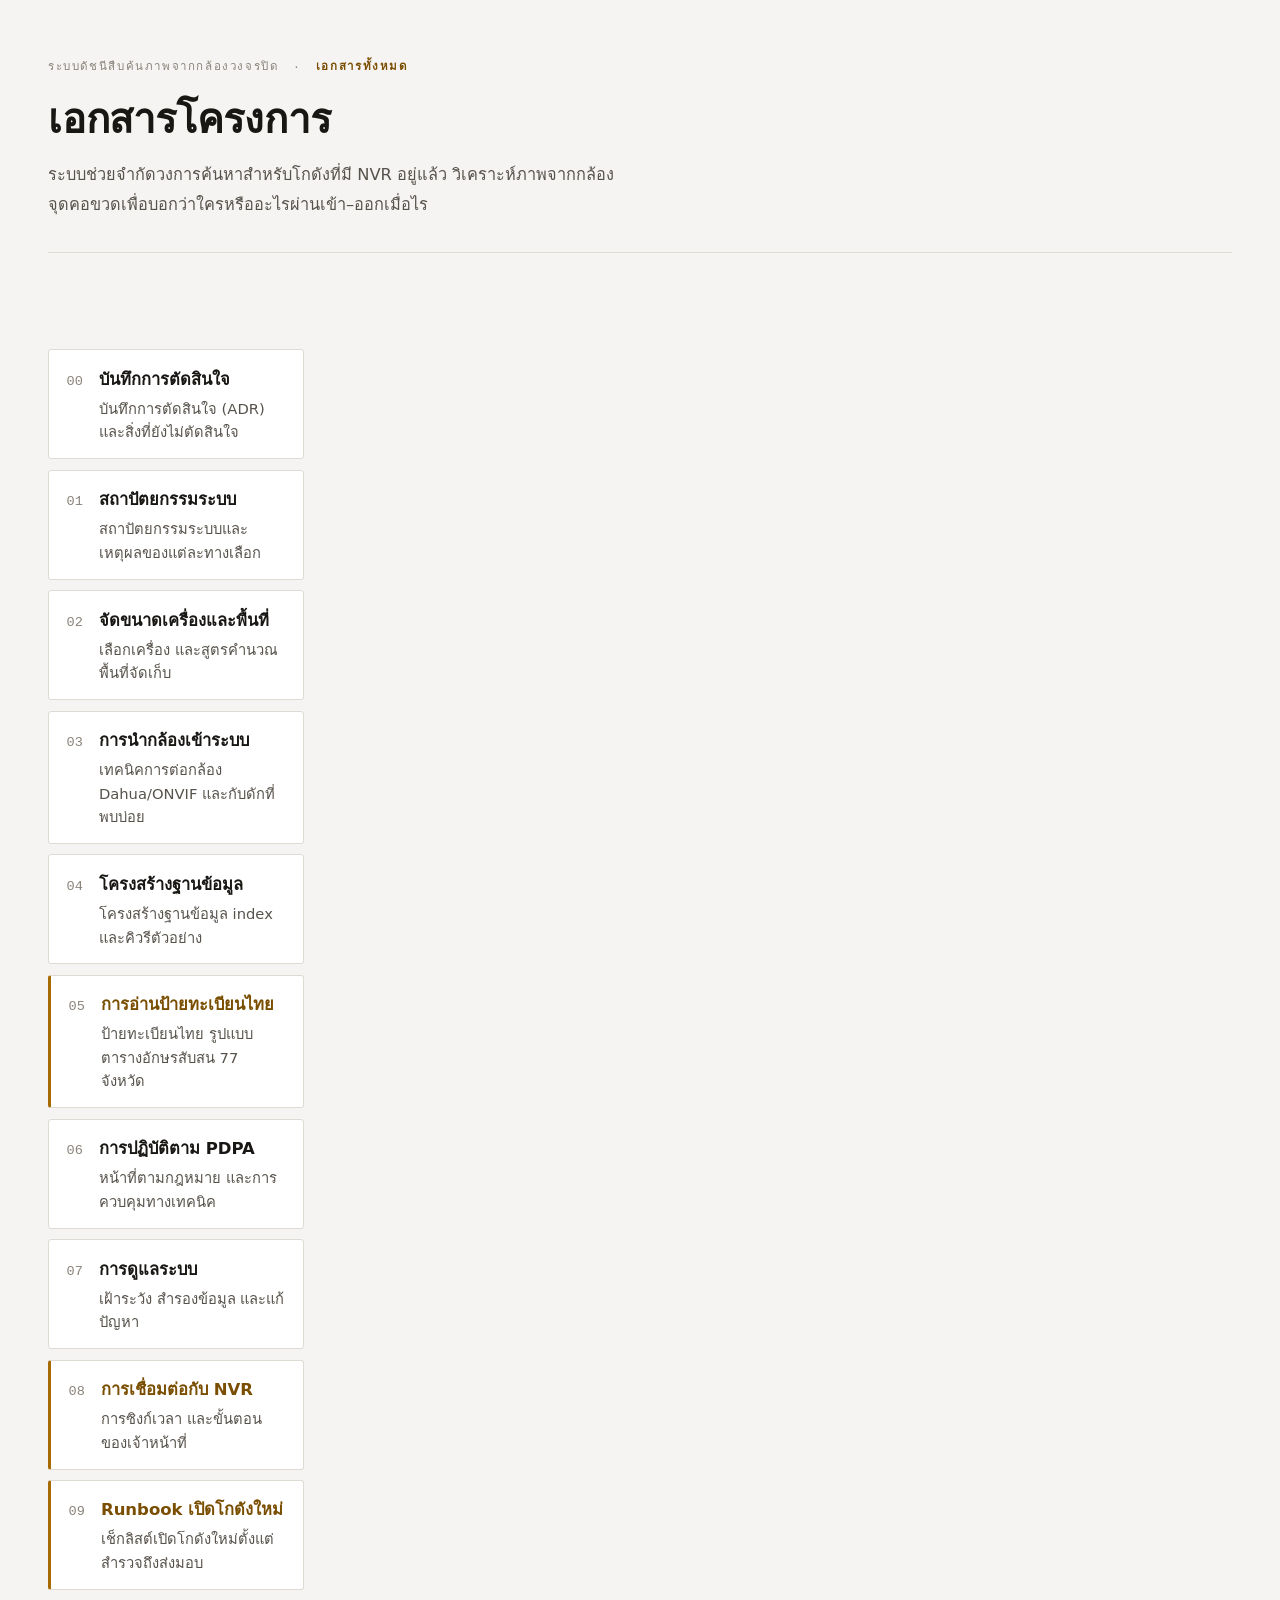
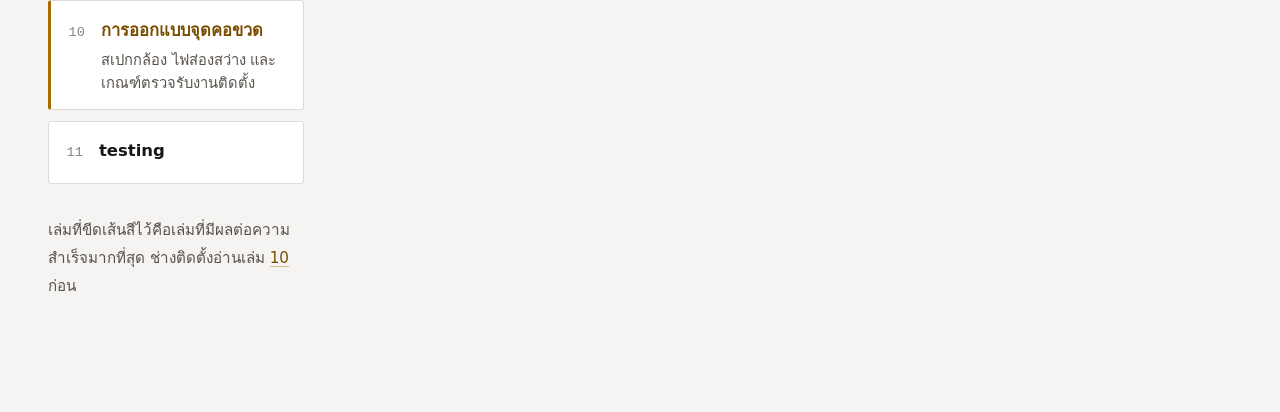
<file: docs/html/index.html>
<!doctype html>
<html lang="th">
<head>
<meta charset="utf-8">
<meta name="viewport" content="width=device-width, initial-scale=1">
<title>เอกสารระบบดัชนีสืบค้นภาพจากกล้องวงจรปิด</title>
<style>
:root {
  --ground:#F5F4F2; --surface:#FFFFFF; --surface-2:#EEECE8;
  --ink:#191714; --ink-2:#57524B; --ink-3:#8A837A;
  --rule:#DEDAD4; --rule-strong:#C4BEB5;
  --accent:#A66A00; --accent-ink:#7A4E00; --accent-wash:#F8F0DE;
  --pass:#216B45; --pass-wash:#E4F0E9; --fail:#A32219; --fail-wash:#F8E6E4;
  --shadow:0 1px 2px rgba(25,23,20,.05), 0 8px 24px -16px rgba(25,23,20,.28);
  --font-th:"Leelawadee UI","Noto Sans Thai","Thonburi","Sarabun","Segoe UI",Tahoma,system-ui,sans-serif;
  --font-mono:ui-monospace,"SF Mono","Cascadia Mono","Segoe UI Mono","Roboto Mono",Menlo,Consolas,monospace;
  --measure:70ch; --rail:16rem;
}
@media (prefers-color-scheme: dark) {
  :root {
    --ground:#141210; --surface:#1C1917; --surface-2:#24201C;
    --ink:#EFEAE2; --ink-2:#ADA49A; --ink-3:#7C736A;
    --rule:#332D27; --rule-strong:#4A423A;
    --accent:#E0A648; --accent-ink:#EFC077; --accent-wash:#2C2313;
    --pass:#5FBF8C; --pass-wash:#16301F; --fail:#E5796C; --fail-wash:#331A17;
    --shadow:0 1px 2px rgba(0,0,0,.4), 0 8px 24px -16px rgba(0,0,0,.7);
  }
}
:root[data-theme="dark"] {
  --ground:#141210; --surface:#1C1917; --surface-2:#24201C;
  --ink:#EFEAE2; --ink-2:#ADA49A; --ink-3:#7C736A;
  --rule:#332D27; --rule-strong:#4A423A;
  --accent:#E0A648; --accent-ink:#EFC077; --accent-wash:#2C2313;
  --pass:#5FBF8C; --pass-wash:#16301F; --fail:#E5796C; --fail-wash:#331A17;
  --shadow:0 1px 2px rgba(0,0,0,.4), 0 8px 24px -16px rgba(0,0,0,.7);
}
:root[data-theme="light"] {
  --ground:#F5F4F2; --surface:#FFFFFF; --surface-2:#EEECE8;
  --ink:#191714; --ink-2:#57524B; --ink-3:#8A837A;
  --rule:#DEDAD4; --rule-strong:#C4BEB5;
  --accent:#A66A00; --accent-ink:#7A4E00; --accent-wash:#F8F0DE;
  --pass:#216B45; --pass-wash:#E4F0E9; --fail:#A32219; --fail-wash:#F8E6E4;
  --shadow:0 1px 2px rgba(25,23,20,.05), 0 8px 24px -16px rgba(25,23,20,.28);
}

* { box-sizing:border-box; }
body {
  margin:0; background:var(--ground); color:var(--ink);
  font-family:var(--font-th); font-size:16.5px; line-height:1.85;
  -webkit-font-smoothing:antialiased; text-rendering:optimizeLegibility;
}
:where(a){ color:var(--accent-ink); text-decoration-color:color-mix(in srgb, var(--accent) 40%, transparent); text-underline-offset:.22em; }
:where(a):hover{ text-decoration-color:var(--accent); }
:where(a,button,input,summary):focus-visible{ outline:2px solid var(--accent); outline-offset:3px; border-radius:3px; }

.page{ display:grid; grid-template-columns:var(--rail) minmax(0,1fr); gap:3.5rem;
       max-width:78rem; margin:0 auto; padding:0 2rem 6rem; align-items:start; }
.main{ min-width:0; max-width:var(--measure); }
@media (max-width:60rem){ .page{ grid-template-columns:minmax(0,1fr); gap:0; padding:0 1.15rem 4rem; } .main{ max-width:none; } }

.masthead{ grid-column:1/-1; border-bottom:1px solid var(--rule);
           padding:3.5rem 0 2rem; margin-bottom:2.5rem; display:flex; flex-direction:column; gap:.9rem; }
.masthead__kicker{ font-family:var(--font-mono); font-size:.72rem; letter-spacing:.14em;
                   text-transform:uppercase; color:var(--ink-3); display:flex; flex-wrap:wrap; gap:.55rem .9rem; align-items:center; }
.masthead__kicker b{ color:var(--accent-ink); font-weight:600; }
.masthead__kicker a{ color:var(--ink-3); text-decoration:none; }
.masthead__kicker a:hover{ color:var(--accent-ink); }
.masthead h1{ margin:0; font-size:clamp(1.8rem,1.2rem + 2.2vw,2.5rem); line-height:1.35;
              font-weight:700; letter-spacing:-.005em; text-wrap:balance; }
.masthead__sub{ margin:0; max-width:56ch; color:var(--ink-2); font-size:1.02rem; }

.toc{ position:sticky; top:2rem; font-size:.875rem; line-height:1.6;
      border-left:1px solid var(--rule); padding-left:1.1rem; }
.toc__label{ font-family:var(--font-mono); font-size:.68rem; letter-spacing:.14em;
             text-transform:uppercase; color:var(--ink-3); margin-bottom:.85rem; }
.toc ol{ list-style:none; margin:0; padding:0; display:flex; flex-direction:column; gap:.1rem; }
.toc li{ margin:0; }
.toc a{ display:block; padding:.3rem 0; color:var(--ink-2); text-decoration:none; border-radius:2px; }
.toc a:hover{ color:var(--ink); }
.toc a.is-active{ color:var(--accent-ink); font-weight:600; }
@media (max-width:60rem){
  .toc{ position:static; border-left:0; border:1px solid var(--rule); border-radius:3px;
        background:var(--surface); padding:1rem 1.1rem; margin-bottom:2.5rem; }
  .toc ol{ columns:2; column-gap:1.5rem; }
  .toc li{ break-inside:avoid; }
}

h2{ margin:3.4rem 0 1.5rem; padding-bottom:.55rem; border-bottom:2px solid var(--ink);
    font-size:clamp(1.25rem,1.1rem + .7vw,1.5rem); line-height:1.4; font-weight:700;
    text-wrap:balance; scroll-margin-top:1.5rem; }
.main > h2:first-child{ margin-top:0; }
h3{ margin:2.6rem 0 .9rem; font-size:1.06rem; font-weight:700; line-height:1.5; scroll-margin-top:1.5rem; }
h4{ margin:1.9rem 0 .6rem; font-size:.95rem; font-weight:700; color:var(--ink-2); }
p{ margin:0 0 1rem; }
strong{ font-weight:700; }
ul,ol{ margin:0 0 1.1rem; padding-left:1.35rem; }
li{ margin-bottom:.4rem; }
li:last-child{ margin-bottom:0; }
li > ul, li > ol { margin-top:.4rem; }
hr{ border:0; border-top:1px solid var(--rule); margin:2.5rem 0; }

/* ★ ในต้นฉบับ = ระดับความสำคัญ */
.star{ color:var(--accent); font-size:.9em; }

blockquote{ margin:1.4rem 0; padding:.1rem 0 .1rem 1.1rem;
            border-left:3px solid var(--rule-strong); color:var(--ink-2); font-size:.96rem; }
blockquote strong{ color:var(--ink); }
blockquote > :last-child{ margin-bottom:0; }
/* blockquote ที่ขึ้นต้นด้วย ★ = คำเตือนสำคัญ */
blockquote.is-flag{ background:var(--surface); border:1px solid var(--rule);
                    border-left:4px solid var(--accent); border-radius:2px;
                    padding:1.05rem 1.25rem; box-shadow:var(--shadow); color:var(--ink); }

.tw{ overflow-x:auto; margin:1.4rem 0; border:1px solid var(--rule); border-radius:3px;
     background:var(--surface); -webkit-overflow-scrolling:touch; }
table{ border-collapse:collapse; width:100%; font-size:.93rem; line-height:1.65;
       font-variant-numeric:tabular-nums; }
thead th{ background:var(--surface-2); text-align:left; font-weight:700; font-size:.8rem;
          color:var(--ink-2); padding:.6rem .85rem; border-bottom:1px solid var(--rule-strong); white-space:nowrap; }
td{ padding:.62rem .85rem; border-bottom:1px solid var(--rule); vertical-align:top; text-align:left; }
tbody tr:last-child td{ border-bottom:0; }
td:empty{ min-width:4rem; }

code{ font-family:var(--font-mono); font-size:.875em; background:var(--surface-2);
      padding:.1em .38em; border-radius:2px; }
pre{ font-family:var(--font-mono); font-size:.85rem; line-height:1.7; background:var(--surface);
     border:1px solid var(--rule); border-radius:3px; padding:1rem 1.15rem; margin:1.3rem 0;
     overflow-x:auto; color:var(--ink); font-variant-numeric:tabular-nums; }
pre code{ background:none; padding:0; font-size:1em; white-space:pre; }

/* เช็กลิสต์ติ๊กได้ จำสถานะไว้ — ใช้ li.chk เพื่อรองรับรายการซ้อนชั้น */
ul:has(> li.chk){ list-style:none; margin:1.1rem 0 1.5rem; padding:0; }
li.chk > ul{ margin:.3rem 0 .5rem 1.8rem; }
li.chk{ margin:0; }
li.chk > label{ display:flex; gap:.7rem; align-items:flex-start; padding:.5rem .7rem;
                border-radius:3px; cursor:pointer; transition:background .12s ease; }
li.chk > label:hover{ background:var(--surface-2); }
li.chk input{ appearance:none; flex:0 0 auto; width:1.05rem; height:1.05rem; margin:.38rem 0 0;
              border:1.5px solid var(--rule-strong); border-radius:2px; background:var(--surface);
              cursor:pointer; position:relative; }
li.chk input:checked{ background:var(--pass); border-color:var(--pass); }
li.chk input:checked::after{ content:""; position:absolute; left:5px; top:1px; width:4px; height:9px;
                             border:solid var(--surface); border-width:0 2px 2px 0; transform:rotate(42deg); }
li.chk input:checked + span{ color:var(--ink-3); text-decoration:line-through; text-decoration-thickness:1px; }
li.chk > label > span{ flex:1; }
.checks-reset{ font-family:var(--font-mono); font-size:.72rem; letter-spacing:.06em; background:none;
               border:1px solid var(--rule); border-radius:2px; color:var(--ink-3);
               padding:.3rem .65rem; cursor:pointer; margin:.4rem 0 1.5rem; display:inline-block; }
.checks-reset:hover{ color:var(--ink); border-color:var(--rule-strong); }

/* หน้า index */
.cards{ list-style:none; padding:0; margin:0; display:grid; gap:.65rem; }
.cards li{ margin:0; }
.cards a{ display:flex; gap:1rem; align-items:baseline; text-decoration:none; color:inherit;
          background:var(--surface); border:1px solid var(--rule); border-radius:3px;
          padding:.9rem 1.1rem; transition:border-color .12s ease, transform .12s ease; }
.cards a:hover{ border-color:var(--accent); transform:translateX(2px); }
.cards .n{ font-family:var(--font-mono); font-size:.85rem; color:var(--ink-3); font-variant-numeric:tabular-nums; }
.cards .t{ font-weight:700; display:block; margin-bottom:.1rem; }
.cards .d{ color:var(--ink-2); font-size:.92rem; display:block; line-height:1.6; }
.cards .is-key .t{ color:var(--accent-ink); }
.cards a.is-key{ border-left:3px solid var(--accent); }

@media print{
  :root{ --ground:#fff; --surface:#fff; --surface-2:#f2f2f2; --ink:#000; --ink-2:#333; --ink-3:#666;
         --rule:#bbb; --rule-strong:#888; --accent:#000; --accent-ink:#000; --accent-wash:#f4f4f4; --shadow:none; }
  body{ font-size:10.5pt; line-height:1.65; }
  .toc,.checks-reset{ display:none; }
  .page{ display:block; max-width:none; padding:0; }
  h2,h3,h4{ page-break-after:avoid; }
  .tw,pre,blockquote{ page-break-inside:avoid; }
  a{ text-decoration:none; color:#000; }
}
@media (prefers-reduced-motion: reduce){ *{ animation:none !important; transition:none !important; scroll-behavior:auto !important; } }
html{ scroll-behavior:smooth; }

.cards a.is-key{border-left:3px solid var(--accent);}</style>
</head>
<body data-doc="index">
<div class="page">
  <header class="masthead">
    <div class="masthead__kicker">
      <span>ระบบดัชนีสืบค้นภาพจากกล้องวงจรปิด</span><span>·</span><b>เอกสารทั้งหมด</b>
    </div>
    <h1>เอกสารโครงการ</h1>
    <p class="masthead__sub">ระบบช่วยจำกัดวงการค้นหาสำหรับโกดังที่มี NVR อยู่แล้ว วิเคราะห์ภาพจากกล้องจุดคอขวดเพื่อบอกว่าใครหรืออะไรผ่านเข้า–ออกเมื่อไร</p>
  </header>
  
  <main class="main">
<ul class="cards">
      <li><a class="cards-a" href="00-decisions.html"><span class="n">00</span><span><span class="t">บันทึกการตัดสินใจ</span><span class="d">บันทึกการตัดสินใจ (ADR) และสิ่งที่ยังไม่ตัดสินใจ</span></span></a></li>
      <li><a class="cards-a" href="01-architecture.html"><span class="n">01</span><span><span class="t">สถาปัตยกรรมระบบ</span><span class="d">สถาปัตยกรรมระบบและเหตุผลของแต่ละทางเลือก</span></span></a></li>
      <li><a class="cards-a" href="02-hardware-sizing.html"><span class="n">02</span><span><span class="t">จัดขนาดเครื่องและพื้นที่</span><span class="d">เลือกเครื่อง และสูตรคำนวณพื้นที่จัดเก็บ</span></span></a></li>
      <li><a class="cards-a" href="03-camera-onboarding.html"><span class="n">03</span><span><span class="t">การนำกล้องเข้าระบบ</span><span class="d">เทคนิคการต่อกล้อง Dahua/ONVIF และกับดักที่พบบ่อย</span></span></a></li>
      <li><a class="cards-a" href="04-data-model.html"><span class="n">04</span><span><span class="t">โครงสร้างฐานข้อมูล</span><span class="d">โครงสร้างฐานข้อมูล index และคิวรีตัวอย่าง</span></span></a></li>
      <li><a class="cards-a is-key" href="05-thai-lpr.html"><span class="n">05</span><span><span class="t">การอ่านป้ายทะเบียนไทย</span><span class="d">ป้ายทะเบียนไทย รูปแบบ ตารางอักษรสับสน 77 จังหวัด</span></span></a></li>
      <li><a class="cards-a" href="06-pdpa-compliance.html"><span class="n">06</span><span><span class="t">การปฏิบัติตาม PDPA</span><span class="d">หน้าที่ตามกฎหมาย และการควบคุมทางเทคนิค</span></span></a></li>
      <li><a class="cards-a" href="07-operations.html"><span class="n">07</span><span><span class="t">การดูแลระบบ</span><span class="d">เฝ้าระวัง สำรองข้อมูล และแก้ปัญหา</span></span></a></li>
      <li><a class="cards-a is-key" href="08-nvr-integration.html"><span class="n">08</span><span><span class="t">การเชื่อมต่อกับ NVR</span><span class="d">การซิงก์เวลา และขั้นตอนของเจ้าหน้าที่</span></span></a></li>
      <li><a class="cards-a is-key" href="09-multi-site-runbook.html"><span class="n">09</span><span><span class="t">Runbook เปิดโกดังใหม่</span><span class="d">เช็กลิสต์เปิดโกดังใหม่ตั้งแต่สำรวจถึงส่งมอบ</span></span></a></li>
      <li><a class="cards-a is-key" href="10-chokepoint-design.html"><span class="n">10</span><span><span class="t">การออกแบบจุดคอขวด</span><span class="d">สเปกกล้อง ไฟส่องสว่าง และเกณฑ์ตรวจรับงานติดตั้ง</span></span></a></li>
      <li><a class="cards-a" href="11-testing.html"><span class="n">11</span><span><span class="t">testing</span><span class="d"></span></span></a></li>
    </ul>
<p style="margin-top:2rem;color:var(--ink-2);font-size:.95rem">เล่มที่ขีดเส้นสีไว้คือเล่มที่มีผลต่อความสำเร็จมากที่สุด ช่างติดตั้งอ่านเล่ม <a href="10-chokepoint-design.html">10</a> ก่อน</p>
  </main>
</div>
<script>
(function () {
  "use strict";
  var KEY = "docs-checks-" + (document.body.getAttribute("data-doc") || "x");
  var boxes = Array.prototype.slice.call(document.querySelectorAll("li.chk input"));
  var saved = {};
  try { saved = JSON.parse(localStorage.getItem(KEY)) || {}; } catch (e) { saved = {}; }
  boxes.forEach(function (box, i) {
    if (saved[i]) box.checked = true;
    box.addEventListener("change", function () {
      saved[i] = box.checked;
      try { localStorage.setItem(KEY, JSON.stringify(saved)); } catch (e) {}
    });
  });
  var reset = document.querySelector(".checks-reset");
  if (reset) reset.addEventListener("click", function () {
    boxes.forEach(function (b) { b.checked = false; });
    saved = {};
    try { localStorage.removeItem(KEY); } catch (e) {}
  });

  var links = {};
  Array.prototype.forEach.call(document.querySelectorAll(".toc a"), function (a) {
    links[a.getAttribute("href").slice(1)] = a;
  });
  var heads = document.querySelectorAll(".main h2");
  if (!heads.length || !window.IntersectionObserver) return;
  var io = new IntersectionObserver(function (entries) {
    entries.forEach(function (e) {
      var link = links[e.target.id];
      if (!link || !e.isIntersecting) return;
      Object.keys(links).forEach(function (k) { links[k].classList.remove("is-active"); });
      link.classList.add("is-active");
    });
  }, { rootMargin: "-8% 0px -80% 0px" });
  Array.prototype.forEach.call(heads, function (h) { io.observe(h); });
})();
</script>
</body>
</html>
</file>
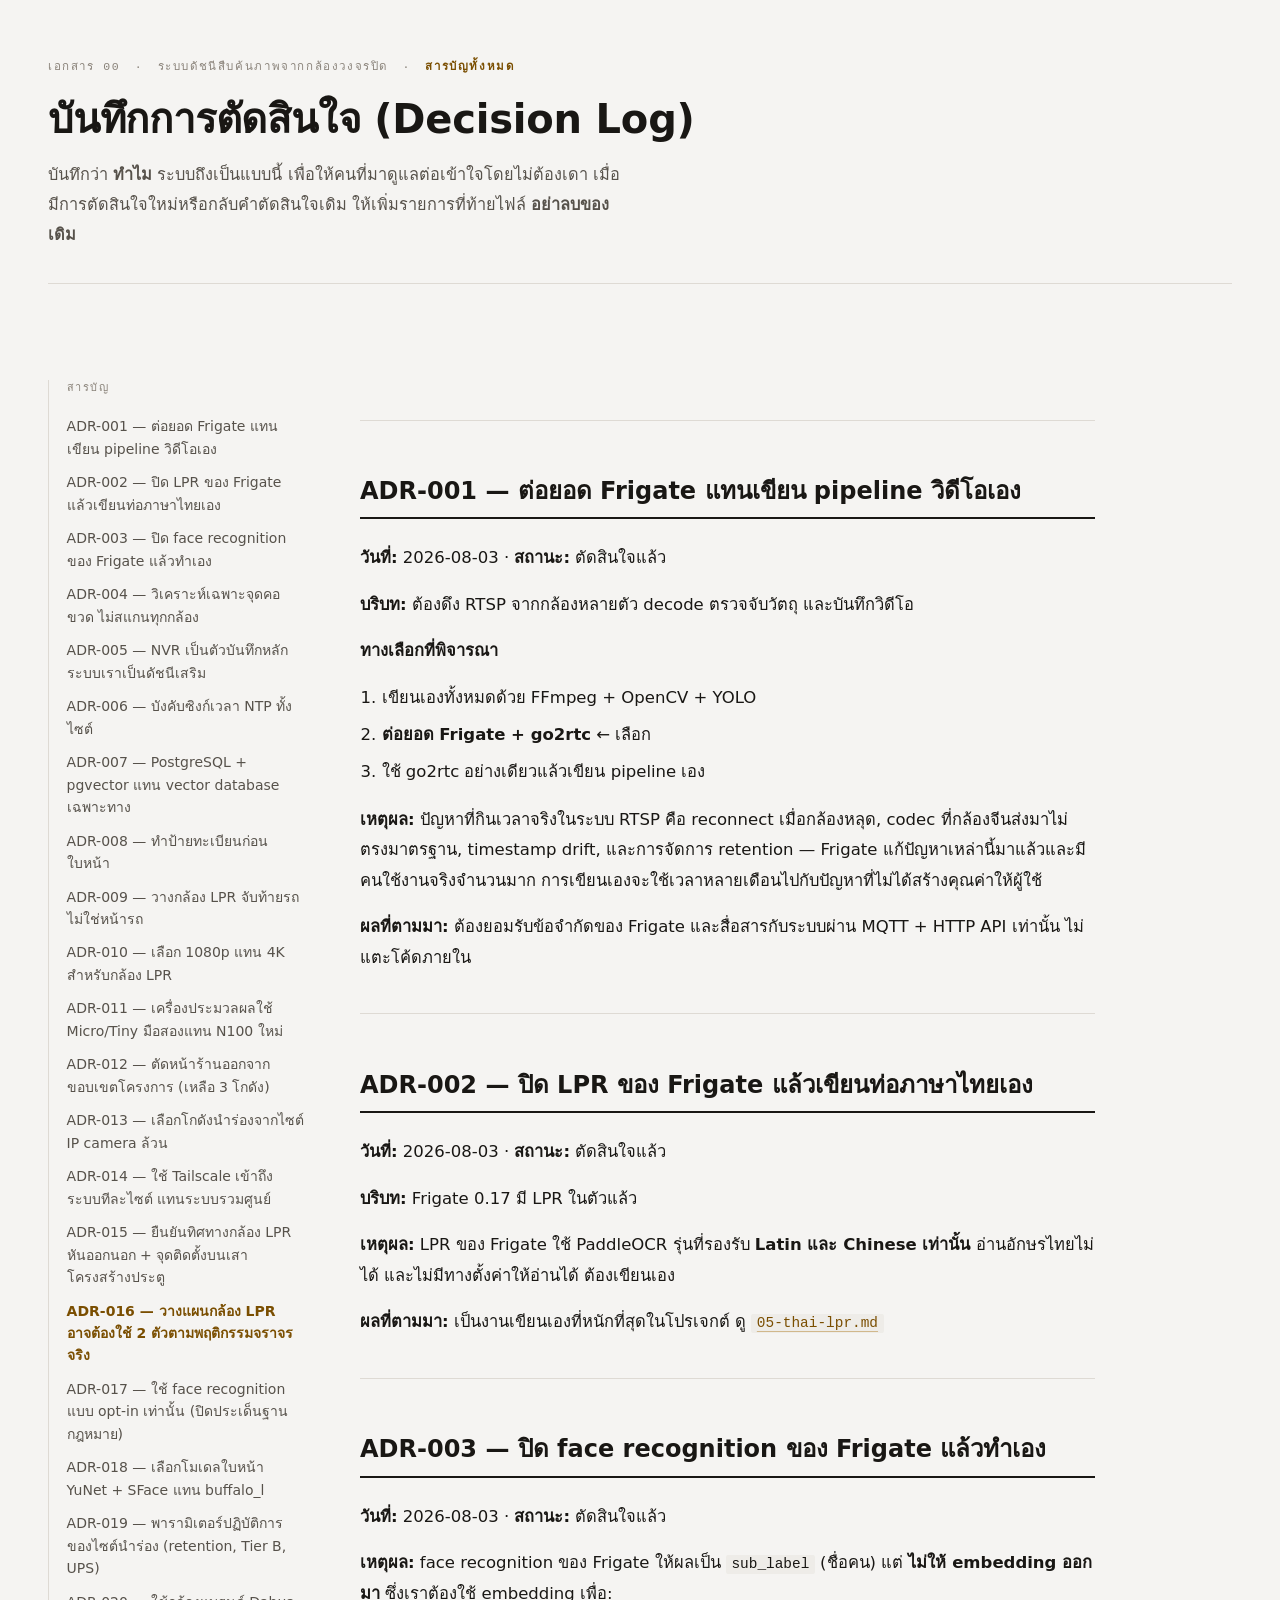
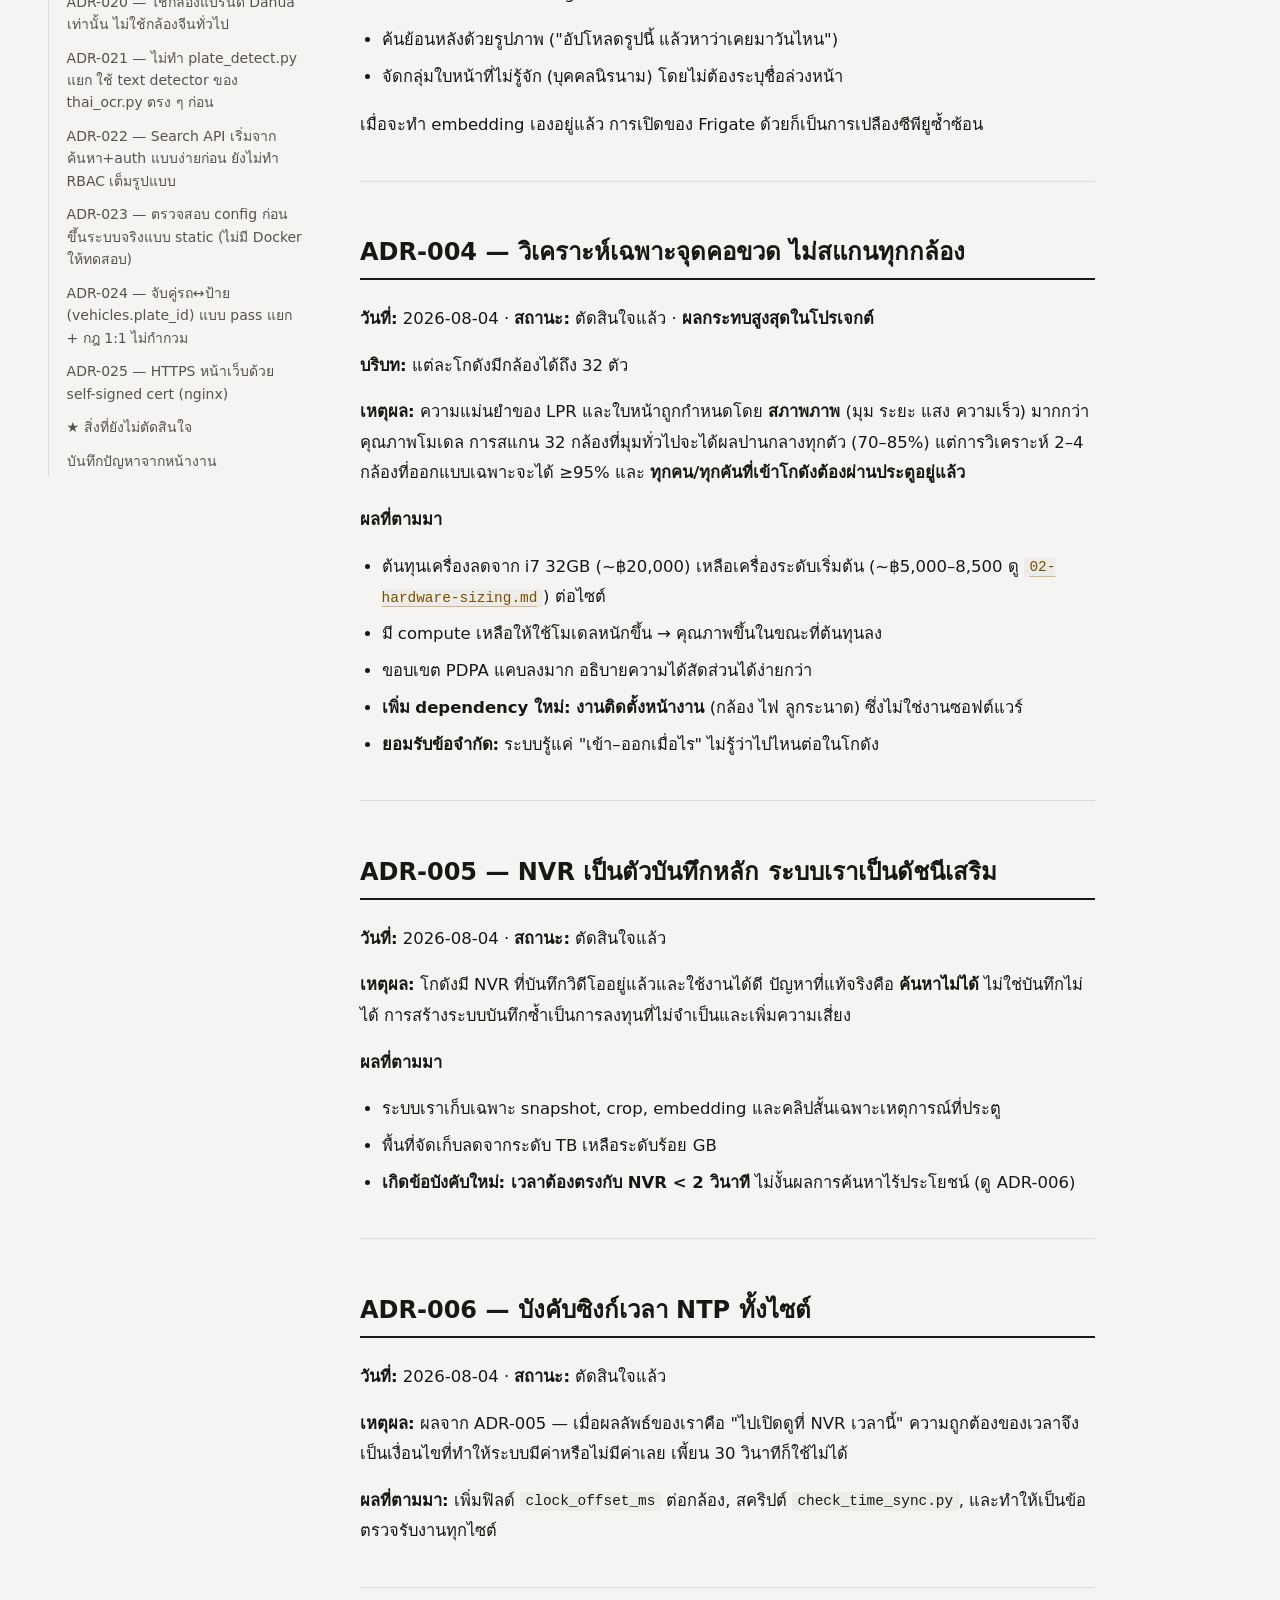
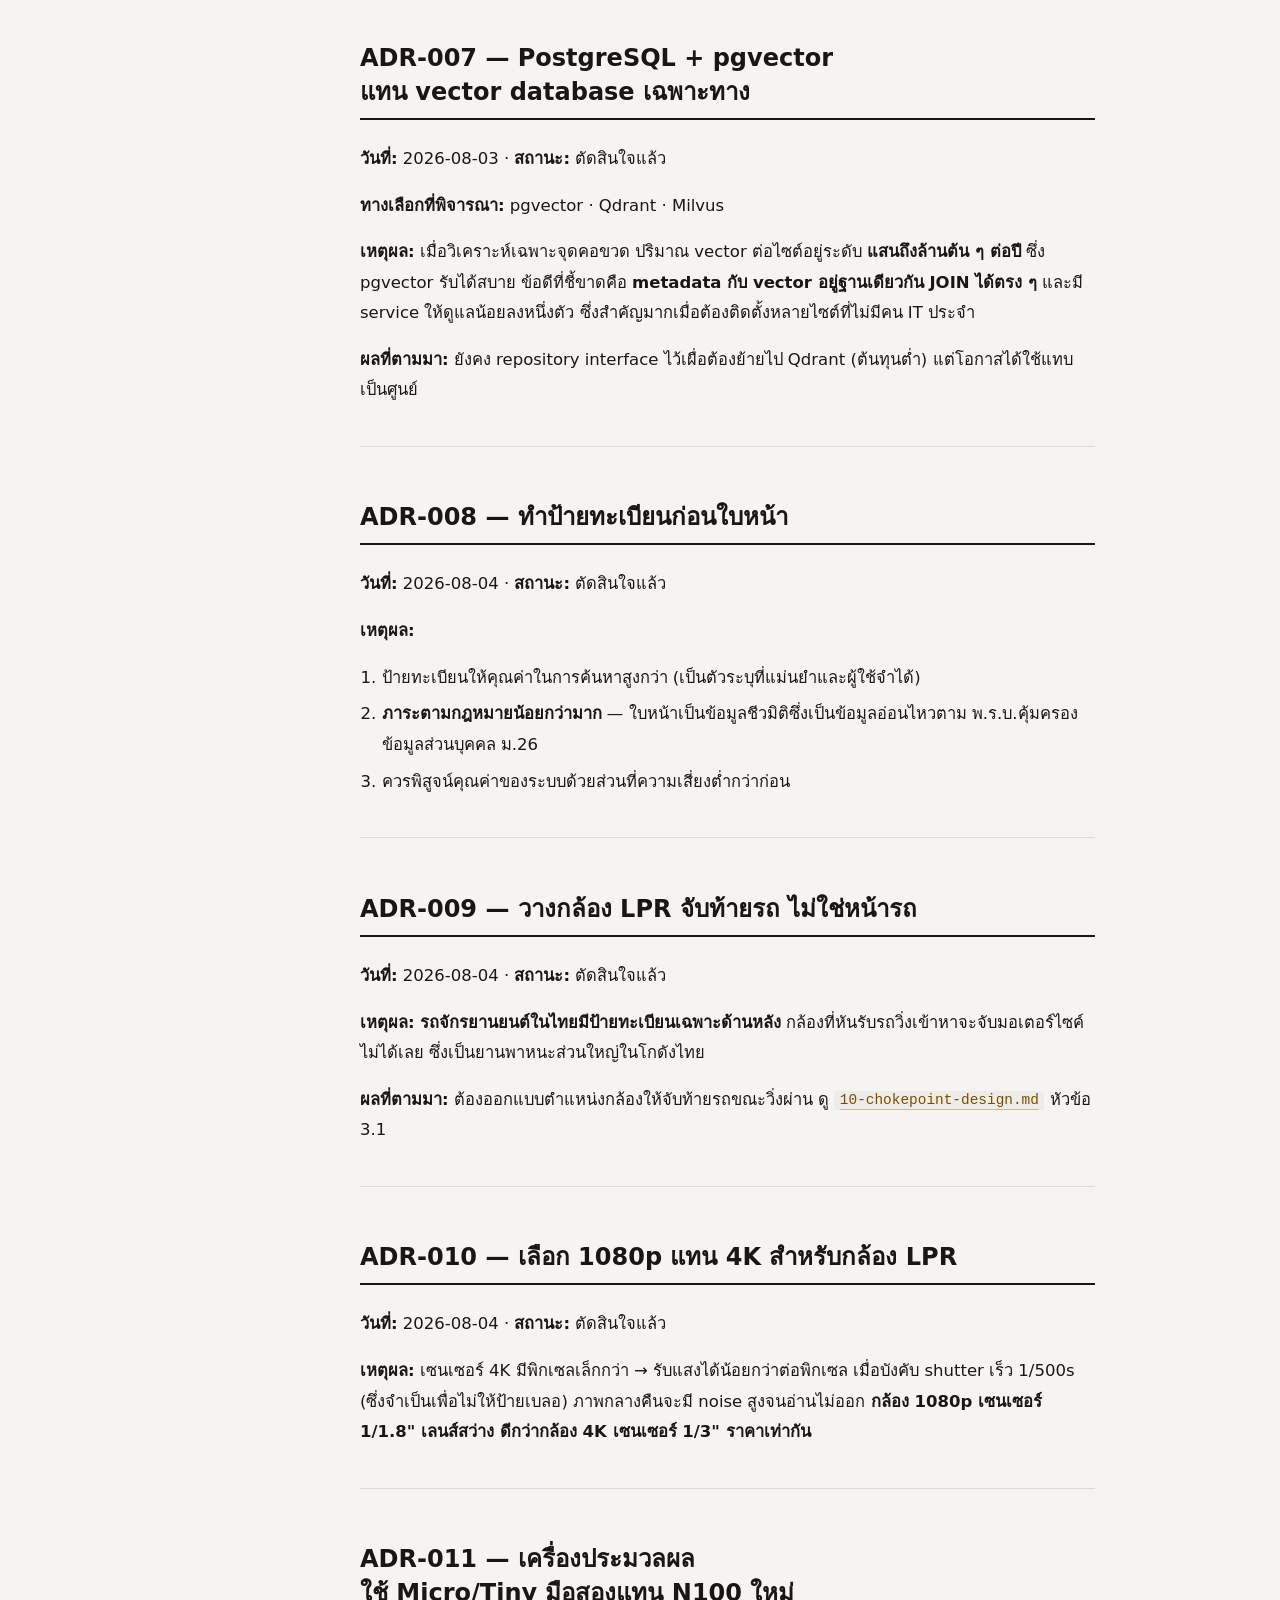
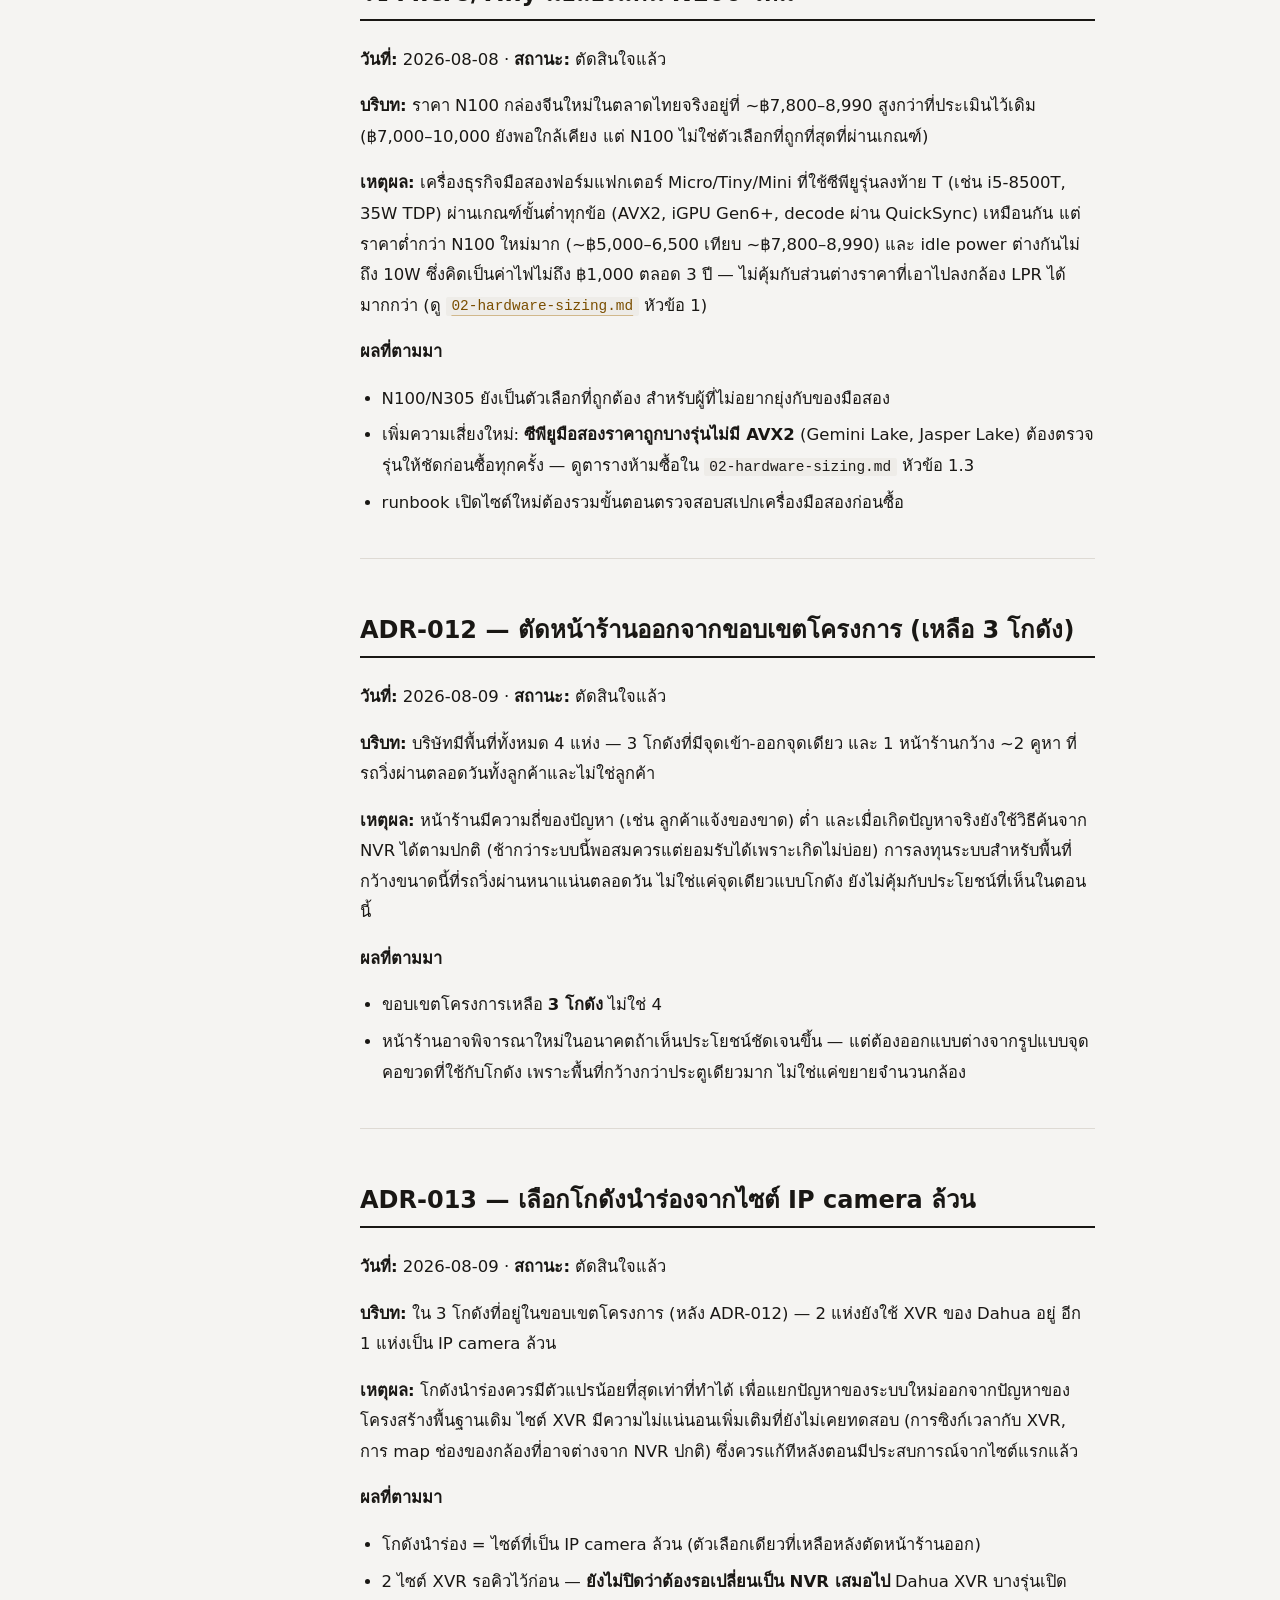
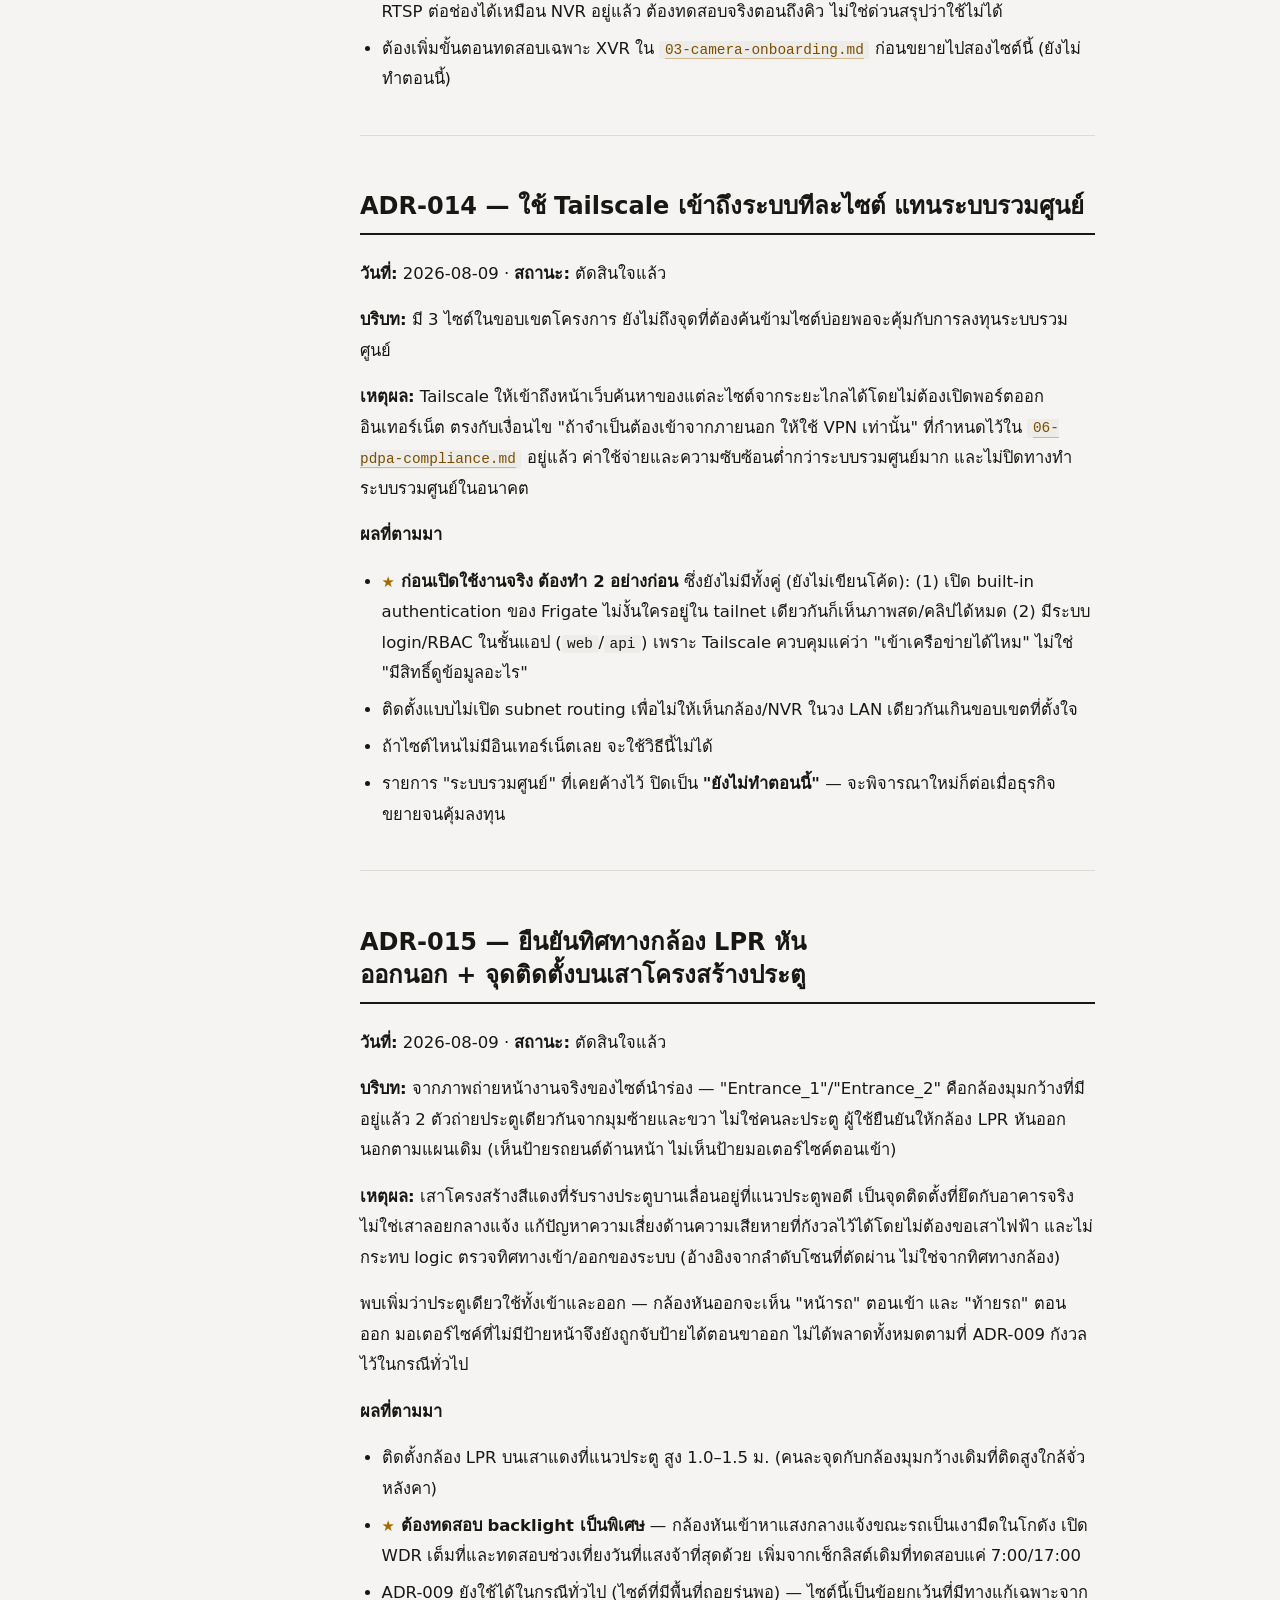
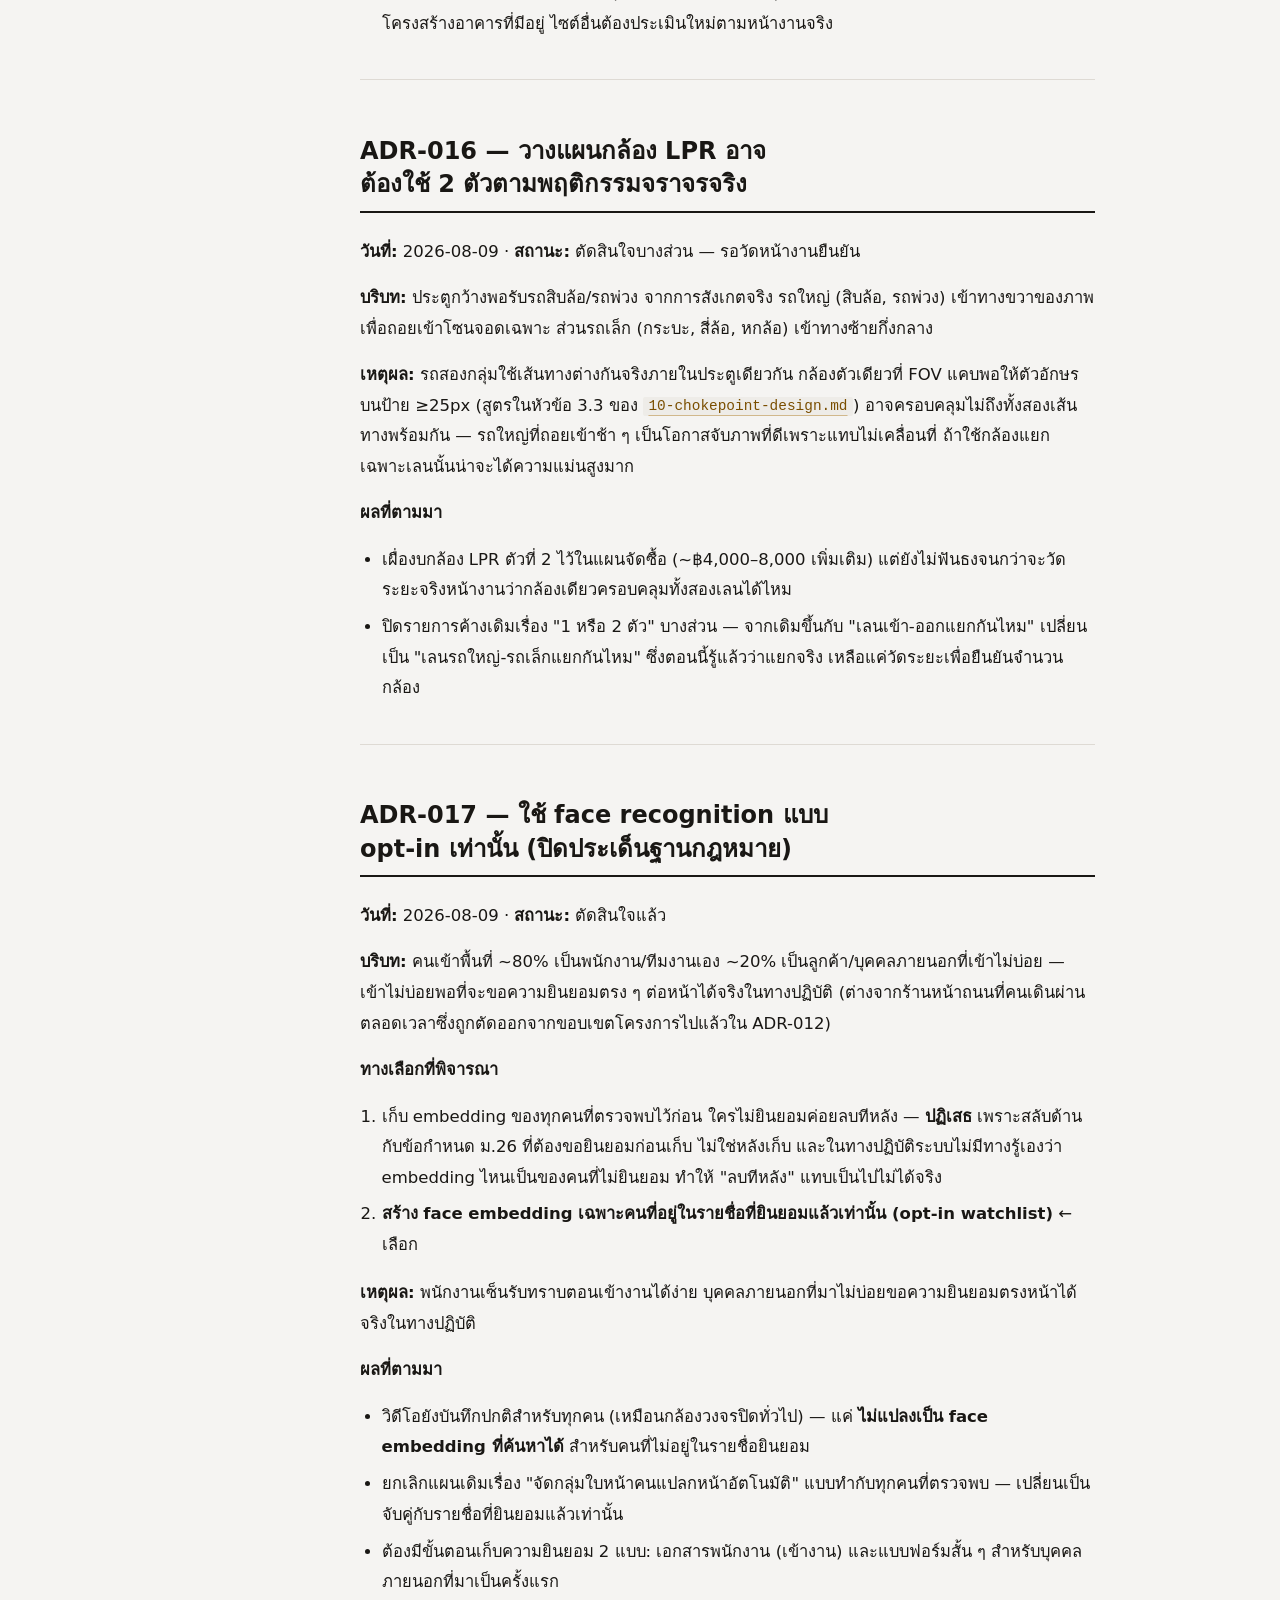
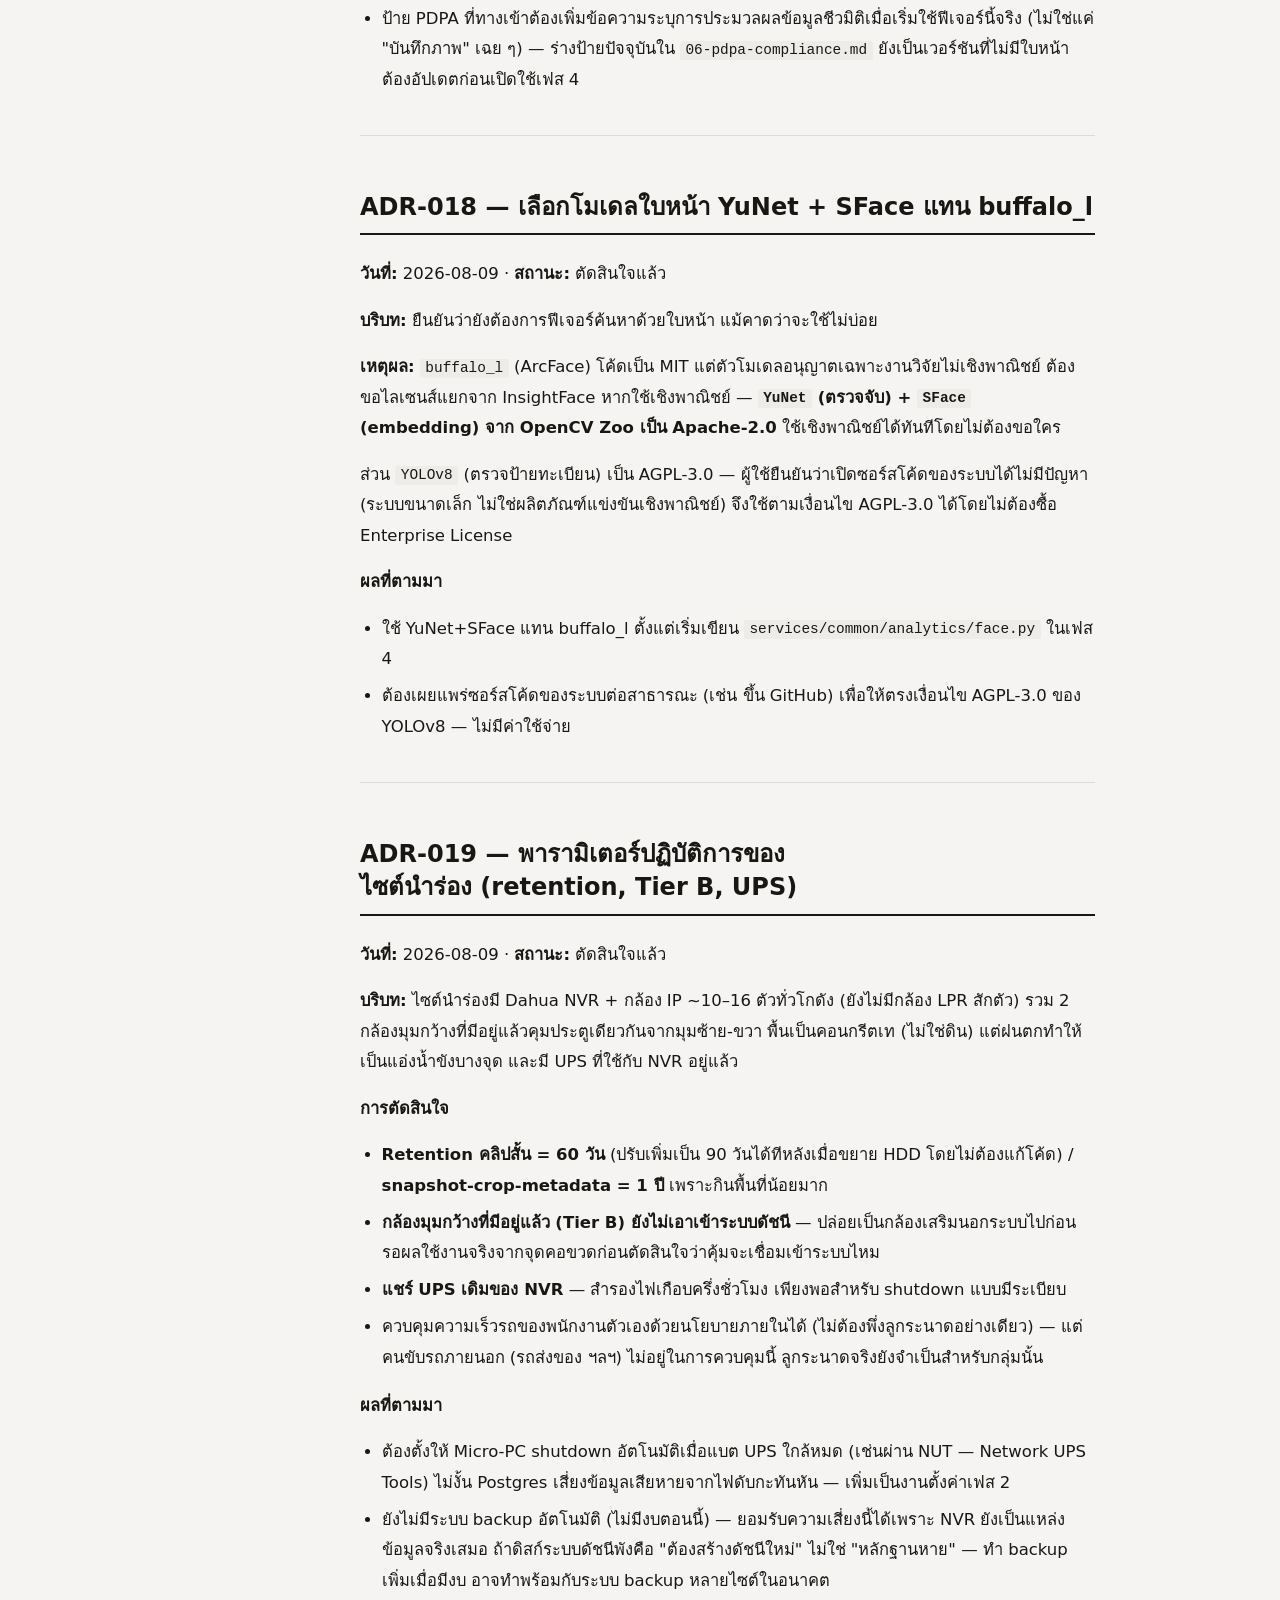
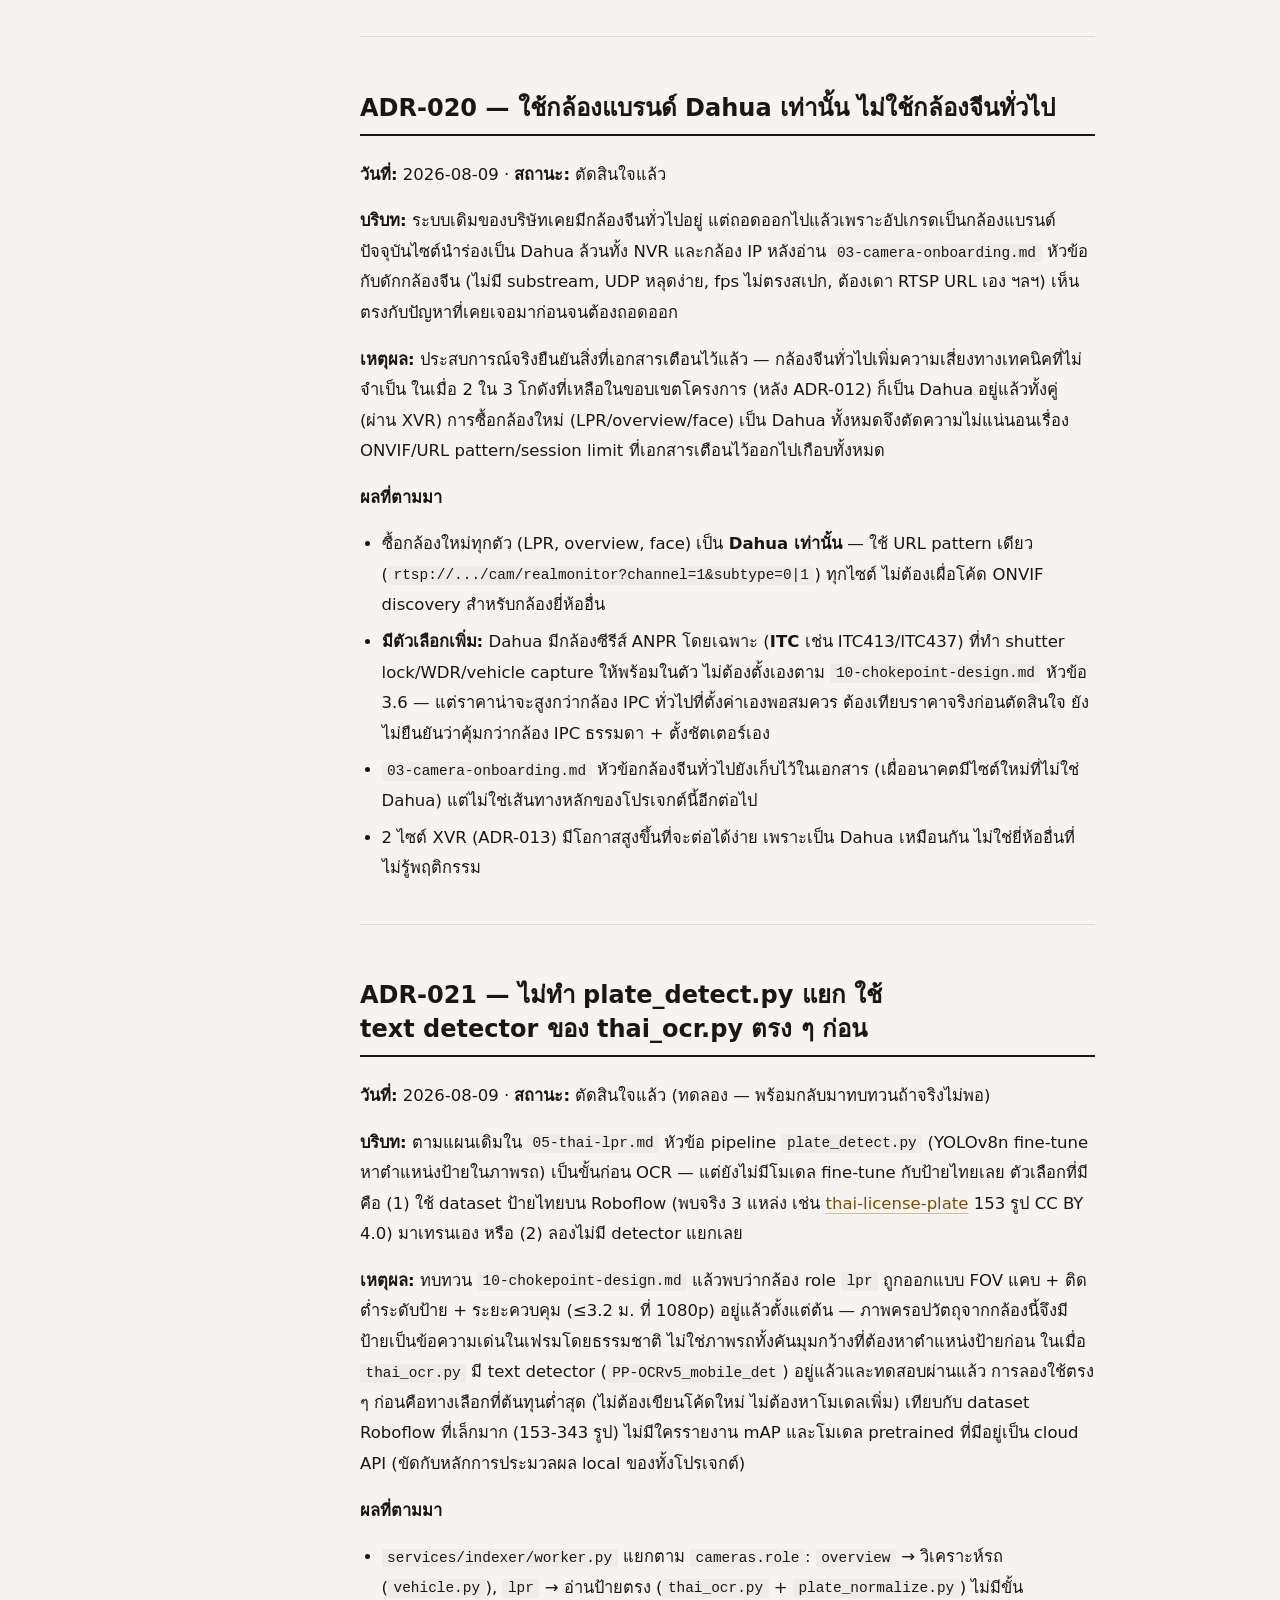
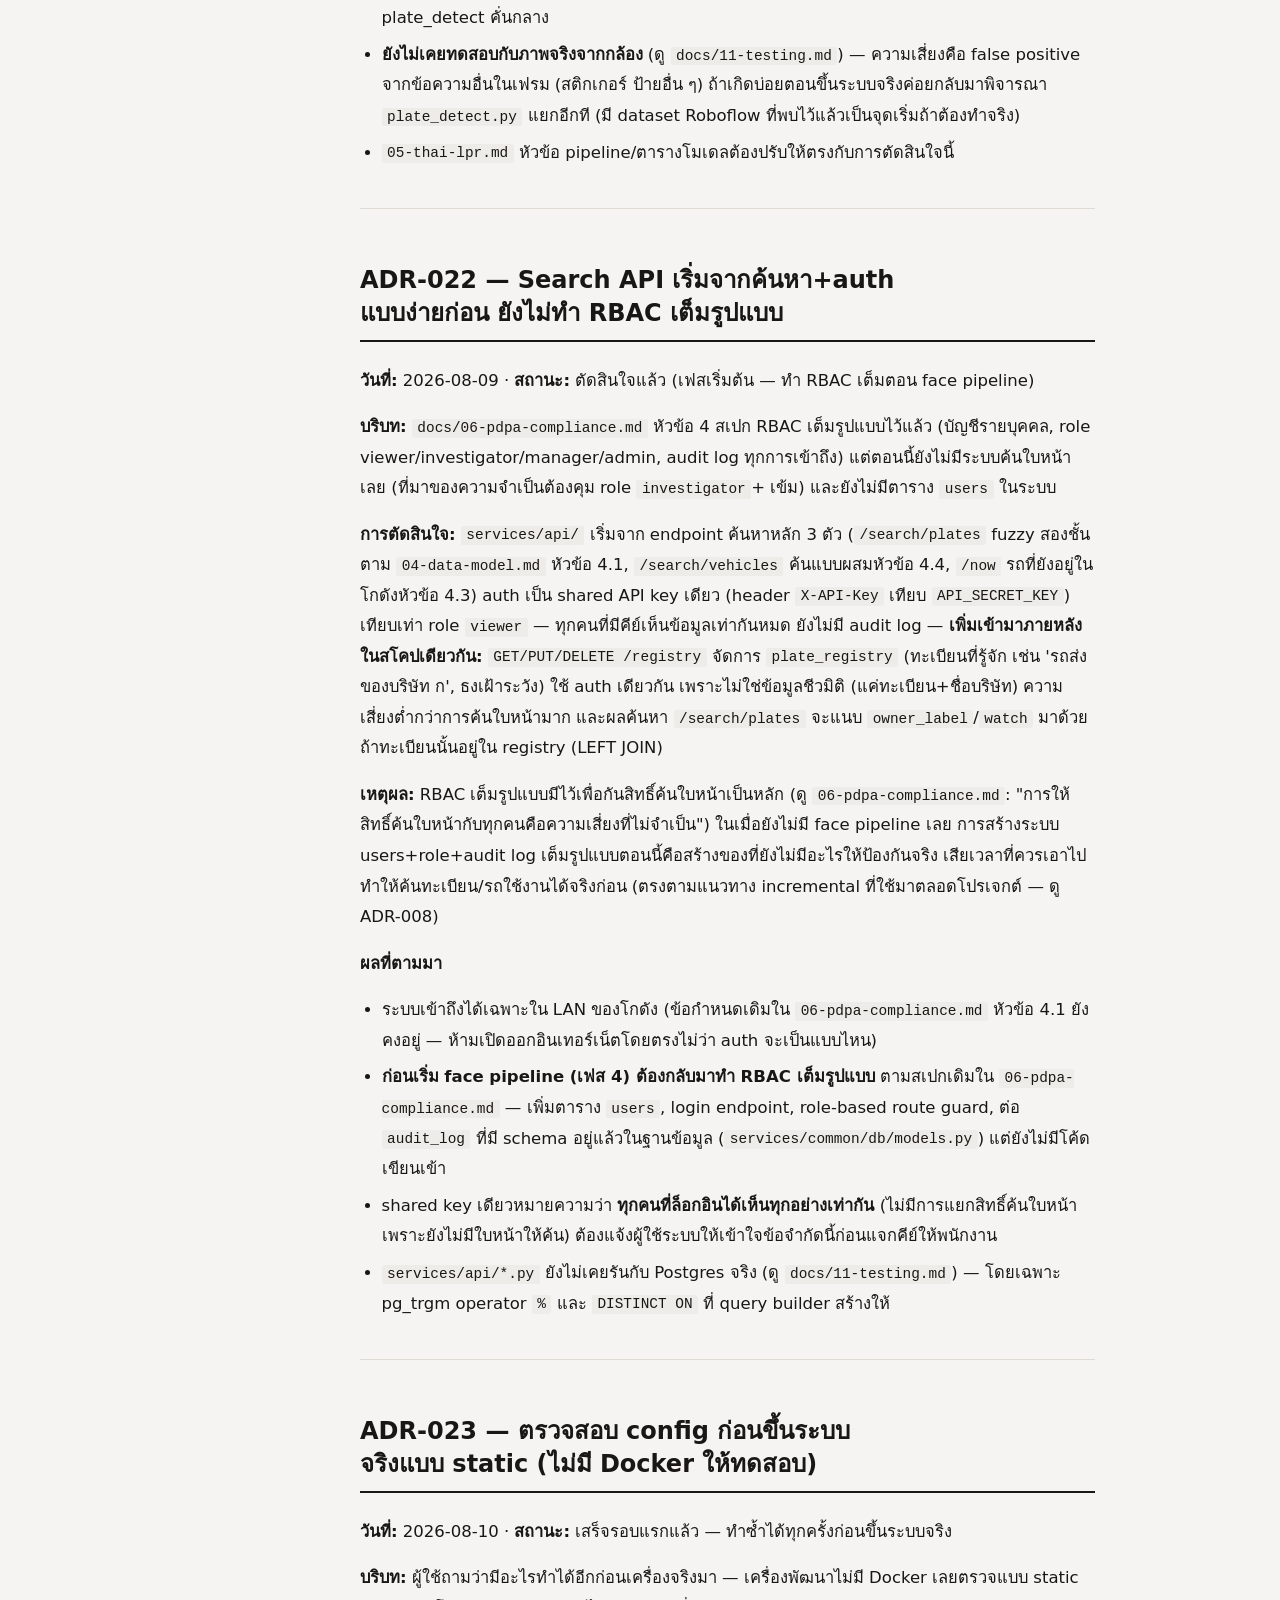
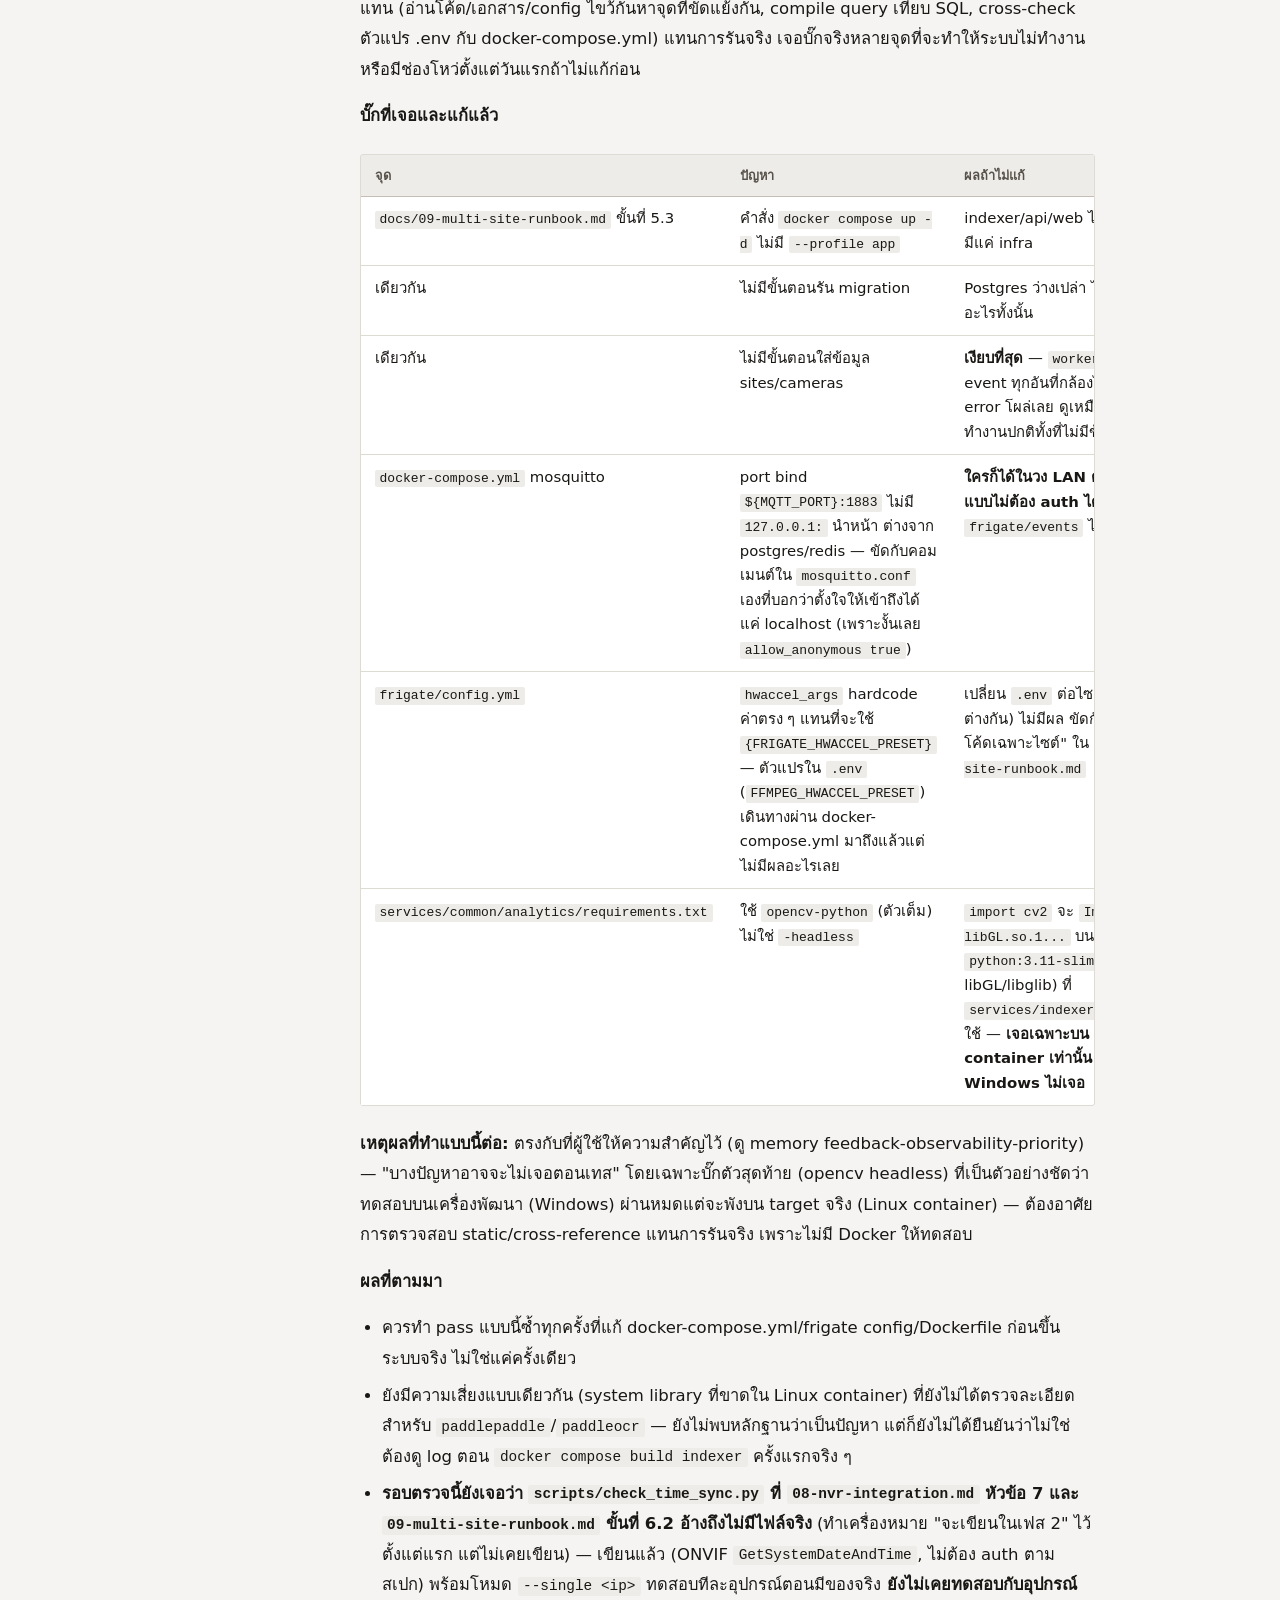
<file: docs/html/00-decisions.html>
<!doctype html>
<html lang="th">
<head>
<meta charset="utf-8">
<meta name="viewport" content="width=device-width, initial-scale=1">
<title>00 — บันทึกการตัดสินใจ (Decision Log) — ระบบดัชนีสืบค้นภาพ</title>
<style>
:root {
  --ground:#F5F4F2; --surface:#FFFFFF; --surface-2:#EEECE8;
  --ink:#191714; --ink-2:#57524B; --ink-3:#8A837A;
  --rule:#DEDAD4; --rule-strong:#C4BEB5;
  --accent:#A66A00; --accent-ink:#7A4E00; --accent-wash:#F8F0DE;
  --pass:#216B45; --pass-wash:#E4F0E9; --fail:#A32219; --fail-wash:#F8E6E4;
  --shadow:0 1px 2px rgba(25,23,20,.05), 0 8px 24px -16px rgba(25,23,20,.28);
  --font-th:"Leelawadee UI","Noto Sans Thai","Thonburi","Sarabun","Segoe UI",Tahoma,system-ui,sans-serif;
  --font-mono:ui-monospace,"SF Mono","Cascadia Mono","Segoe UI Mono","Roboto Mono",Menlo,Consolas,monospace;
  --measure:70ch; --rail:16rem;
}
@media (prefers-color-scheme: dark) {
  :root {
    --ground:#141210; --surface:#1C1917; --surface-2:#24201C;
    --ink:#EFEAE2; --ink-2:#ADA49A; --ink-3:#7C736A;
    --rule:#332D27; --rule-strong:#4A423A;
    --accent:#E0A648; --accent-ink:#EFC077; --accent-wash:#2C2313;
    --pass:#5FBF8C; --pass-wash:#16301F; --fail:#E5796C; --fail-wash:#331A17;
    --shadow:0 1px 2px rgba(0,0,0,.4), 0 8px 24px -16px rgba(0,0,0,.7);
  }
}
:root[data-theme="dark"] {
  --ground:#141210; --surface:#1C1917; --surface-2:#24201C;
  --ink:#EFEAE2; --ink-2:#ADA49A; --ink-3:#7C736A;
  --rule:#332D27; --rule-strong:#4A423A;
  --accent:#E0A648; --accent-ink:#EFC077; --accent-wash:#2C2313;
  --pass:#5FBF8C; --pass-wash:#16301F; --fail:#E5796C; --fail-wash:#331A17;
  --shadow:0 1px 2px rgba(0,0,0,.4), 0 8px 24px -16px rgba(0,0,0,.7);
}
:root[data-theme="light"] {
  --ground:#F5F4F2; --surface:#FFFFFF; --surface-2:#EEECE8;
  --ink:#191714; --ink-2:#57524B; --ink-3:#8A837A;
  --rule:#DEDAD4; --rule-strong:#C4BEB5;
  --accent:#A66A00; --accent-ink:#7A4E00; --accent-wash:#F8F0DE;
  --pass:#216B45; --pass-wash:#E4F0E9; --fail:#A32219; --fail-wash:#F8E6E4;
  --shadow:0 1px 2px rgba(25,23,20,.05), 0 8px 24px -16px rgba(25,23,20,.28);
}

* { box-sizing:border-box; }
body {
  margin:0; background:var(--ground); color:var(--ink);
  font-family:var(--font-th); font-size:16.5px; line-height:1.85;
  -webkit-font-smoothing:antialiased; text-rendering:optimizeLegibility;
}
:where(a){ color:var(--accent-ink); text-decoration-color:color-mix(in srgb, var(--accent) 40%, transparent); text-underline-offset:.22em; }
:where(a):hover{ text-decoration-color:var(--accent); }
:where(a,button,input,summary):focus-visible{ outline:2px solid var(--accent); outline-offset:3px; border-radius:3px; }

.page{ display:grid; grid-template-columns:var(--rail) minmax(0,1fr); gap:3.5rem;
       max-width:78rem; margin:0 auto; padding:0 2rem 6rem; align-items:start; }
.main{ min-width:0; max-width:var(--measure); }
@media (max-width:60rem){ .page{ grid-template-columns:minmax(0,1fr); gap:0; padding:0 1.15rem 4rem; } .main{ max-width:none; } }

.masthead{ grid-column:1/-1; border-bottom:1px solid var(--rule);
           padding:3.5rem 0 2rem; margin-bottom:2.5rem; display:flex; flex-direction:column; gap:.9rem; }
.masthead__kicker{ font-family:var(--font-mono); font-size:.72rem; letter-spacing:.14em;
                   text-transform:uppercase; color:var(--ink-3); display:flex; flex-wrap:wrap; gap:.55rem .9rem; align-items:center; }
.masthead__kicker b{ color:var(--accent-ink); font-weight:600; }
.masthead__kicker a{ color:var(--ink-3); text-decoration:none; }
.masthead__kicker a:hover{ color:var(--accent-ink); }
.masthead h1{ margin:0; font-size:clamp(1.8rem,1.2rem + 2.2vw,2.5rem); line-height:1.35;
              font-weight:700; letter-spacing:-.005em; text-wrap:balance; }
.masthead__sub{ margin:0; max-width:56ch; color:var(--ink-2); font-size:1.02rem; }

.toc{ position:sticky; top:2rem; font-size:.875rem; line-height:1.6;
      border-left:1px solid var(--rule); padding-left:1.1rem; }
.toc__label{ font-family:var(--font-mono); font-size:.68rem; letter-spacing:.14em;
             text-transform:uppercase; color:var(--ink-3); margin-bottom:.85rem; }
.toc ol{ list-style:none; margin:0; padding:0; display:flex; flex-direction:column; gap:.1rem; }
.toc li{ margin:0; }
.toc a{ display:block; padding:.3rem 0; color:var(--ink-2); text-decoration:none; border-radius:2px; }
.toc a:hover{ color:var(--ink); }
.toc a.is-active{ color:var(--accent-ink); font-weight:600; }
@media (max-width:60rem){
  .toc{ position:static; border-left:0; border:1px solid var(--rule); border-radius:3px;
        background:var(--surface); padding:1rem 1.1rem; margin-bottom:2.5rem; }
  .toc ol{ columns:2; column-gap:1.5rem; }
  .toc li{ break-inside:avoid; }
}

h2{ margin:3.4rem 0 1.5rem; padding-bottom:.55rem; border-bottom:2px solid var(--ink);
    font-size:clamp(1.25rem,1.1rem + .7vw,1.5rem); line-height:1.4; font-weight:700;
    text-wrap:balance; scroll-margin-top:1.5rem; }
.main > h2:first-child{ margin-top:0; }
h3{ margin:2.6rem 0 .9rem; font-size:1.06rem; font-weight:700; line-height:1.5; scroll-margin-top:1.5rem; }
h4{ margin:1.9rem 0 .6rem; font-size:.95rem; font-weight:700; color:var(--ink-2); }
p{ margin:0 0 1rem; }
strong{ font-weight:700; }
ul,ol{ margin:0 0 1.1rem; padding-left:1.35rem; }
li{ margin-bottom:.4rem; }
li:last-child{ margin-bottom:0; }
li > ul, li > ol { margin-top:.4rem; }
hr{ border:0; border-top:1px solid var(--rule); margin:2.5rem 0; }

/* ★ ในต้นฉบับ = ระดับความสำคัญ */
.star{ color:var(--accent); font-size:.9em; }

blockquote{ margin:1.4rem 0; padding:.1rem 0 .1rem 1.1rem;
            border-left:3px solid var(--rule-strong); color:var(--ink-2); font-size:.96rem; }
blockquote strong{ color:var(--ink); }
blockquote > :last-child{ margin-bottom:0; }
/* blockquote ที่ขึ้นต้นด้วย ★ = คำเตือนสำคัญ */
blockquote.is-flag{ background:var(--surface); border:1px solid var(--rule);
                    border-left:4px solid var(--accent); border-radius:2px;
                    padding:1.05rem 1.25rem; box-shadow:var(--shadow); color:var(--ink); }

.tw{ overflow-x:auto; margin:1.4rem 0; border:1px solid var(--rule); border-radius:3px;
     background:var(--surface); -webkit-overflow-scrolling:touch; }
table{ border-collapse:collapse; width:100%; font-size:.93rem; line-height:1.65;
       font-variant-numeric:tabular-nums; }
thead th{ background:var(--surface-2); text-align:left; font-weight:700; font-size:.8rem;
          color:var(--ink-2); padding:.6rem .85rem; border-bottom:1px solid var(--rule-strong); white-space:nowrap; }
td{ padding:.62rem .85rem; border-bottom:1px solid var(--rule); vertical-align:top; text-align:left; }
tbody tr:last-child td{ border-bottom:0; }
td:empty{ min-width:4rem; }

code{ font-family:var(--font-mono); font-size:.875em; background:var(--surface-2);
      padding:.1em .38em; border-radius:2px; }
pre{ font-family:var(--font-mono); font-size:.85rem; line-height:1.7; background:var(--surface);
     border:1px solid var(--rule); border-radius:3px; padding:1rem 1.15rem; margin:1.3rem 0;
     overflow-x:auto; color:var(--ink); font-variant-numeric:tabular-nums; }
pre code{ background:none; padding:0; font-size:1em; white-space:pre; }

/* เช็กลิสต์ติ๊กได้ จำสถานะไว้ — ใช้ li.chk เพื่อรองรับรายการซ้อนชั้น */
ul:has(> li.chk){ list-style:none; margin:1.1rem 0 1.5rem; padding:0; }
li.chk > ul{ margin:.3rem 0 .5rem 1.8rem; }
li.chk{ margin:0; }
li.chk > label{ display:flex; gap:.7rem; align-items:flex-start; padding:.5rem .7rem;
                border-radius:3px; cursor:pointer; transition:background .12s ease; }
li.chk > label:hover{ background:var(--surface-2); }
li.chk input{ appearance:none; flex:0 0 auto; width:1.05rem; height:1.05rem; margin:.38rem 0 0;
              border:1.5px solid var(--rule-strong); border-radius:2px; background:var(--surface);
              cursor:pointer; position:relative; }
li.chk input:checked{ background:var(--pass); border-color:var(--pass); }
li.chk input:checked::after{ content:""; position:absolute; left:5px; top:1px; width:4px; height:9px;
                             border:solid var(--surface); border-width:0 2px 2px 0; transform:rotate(42deg); }
li.chk input:checked + span{ color:var(--ink-3); text-decoration:line-through; text-decoration-thickness:1px; }
li.chk > label > span{ flex:1; }
.checks-reset{ font-family:var(--font-mono); font-size:.72rem; letter-spacing:.06em; background:none;
               border:1px solid var(--rule); border-radius:2px; color:var(--ink-3);
               padding:.3rem .65rem; cursor:pointer; margin:.4rem 0 1.5rem; display:inline-block; }
.checks-reset:hover{ color:var(--ink); border-color:var(--rule-strong); }

/* หน้า index */
.cards{ list-style:none; padding:0; margin:0; display:grid; gap:.65rem; }
.cards li{ margin:0; }
.cards a{ display:flex; gap:1rem; align-items:baseline; text-decoration:none; color:inherit;
          background:var(--surface); border:1px solid var(--rule); border-radius:3px;
          padding:.9rem 1.1rem; transition:border-color .12s ease, transform .12s ease; }
.cards a:hover{ border-color:var(--accent); transform:translateX(2px); }
.cards .n{ font-family:var(--font-mono); font-size:.85rem; color:var(--ink-3); font-variant-numeric:tabular-nums; }
.cards .t{ font-weight:700; display:block; margin-bottom:.1rem; }
.cards .d{ color:var(--ink-2); font-size:.92rem; display:block; line-height:1.6; }
.cards .is-key .t{ color:var(--accent-ink); }
.cards a.is-key{ border-left:3px solid var(--accent); }

@media print{
  :root{ --ground:#fff; --surface:#fff; --surface-2:#f2f2f2; --ink:#000; --ink-2:#333; --ink-3:#666;
         --rule:#bbb; --rule-strong:#888; --accent:#000; --accent-ink:#000; --accent-wash:#f4f4f4; --shadow:none; }
  body{ font-size:10.5pt; line-height:1.65; }
  .toc,.checks-reset{ display:none; }
  .page{ display:block; max-width:none; padding:0; }
  h2,h3,h4{ page-break-after:avoid; }
  .tw,pre,blockquote{ page-break-inside:avoid; }
  a{ text-decoration:none; color:#000; }
}
@media (prefers-reduced-motion: reduce){ *{ animation:none !important; transition:none !important; scroll-behavior:auto !important; } }
html{ scroll-behavior:smooth; }
</style>
</head>
<body data-doc="00-decisions">
<div class="page">
  <header class="masthead">
    <div class="masthead__kicker">
      <span>เอกสาร 00</span><span>·</span><span>ระบบดัชนีสืบค้นภาพจากกล้องวงจรปิด</span><span>·</span><a href="index.html"><b>สารบัญทั้งหมด</b></a>
    </div>
    <h1>บันทึกการตัดสินใจ (Decision Log)</h1>
    <p class="masthead__sub">บันทึกว่า <strong>ทำไม</strong> ระบบถึงเป็นแบบนี้ เพื่อให้คนที่มาดูแลต่อเข้าใจโดยไม่ต้องเดา เมื่อมีการตัดสินใจใหม่หรือกลับคำตัดสินใจเดิม ให้เพิ่มรายการที่ท้ายไฟล์ <strong>อย่าลบของเดิม</strong></p>
  </header>
  <nav class="toc" aria-label="สารบัญ">
    <div class="toc__label">สารบัญ</div>
    <ol>
      <li><a href="#adr-001-ต่อยอด-frigate-แทนเขียน-pipeline-วิดีโอเอง">ADR-001 — ต่อยอด Frigate แทนเขียน pipeline วิดีโอเอง</a></li>
      <li><a href="#adr-002-ปิด-lpr-ของ-frigate-แล้วเขียนท่อภาษาไทยเอง">ADR-002 — ปิด LPR ของ Frigate แล้วเขียนท่อภาษาไทยเอง</a></li>
      <li><a href="#adr-003-ปิด-face-recognition-ของ-frigate-แล้วทำเอง">ADR-003 — ปิด face recognition ของ Frigate แล้วทำเอง</a></li>
      <li><a href="#adr-004-วิเคราะห์เฉพาะจุดคอขวด-ไม่สแกนทุกกล้อง">ADR-004 — วิเคราะห์เฉพาะจุดคอขวด ไม่สแกนทุกกล้อง</a></li>
      <li><a href="#adr-005-nvr-เป็นตัวบันทึกหลัก-ระบบเราเป็นดัชนีเสริม">ADR-005 — NVR เป็นตัวบันทึกหลัก ระบบเราเป็นดัชนีเสริม</a></li>
      <li><a href="#adr-006-บังคับซิงก์เวลา-ntp-ทั้งไซต์">ADR-006 — บังคับซิงก์เวลา NTP ทั้งไซต์</a></li>
      <li><a href="#adr-007-postgresql-pgvector-แทน-vector-database-เฉพาะทาง">ADR-007 — PostgreSQL + pgvector แทน vector database เฉพาะทาง</a></li>
      <li><a href="#adr-008-ทำป้ายทะเบียนก่อนใบหน้า">ADR-008 — ทำป้ายทะเบียนก่อนใบหน้า</a></li>
      <li><a href="#adr-009-วางกล้อง-lpr-จับท้ายรถ-ไม่ใช่หน้ารถ">ADR-009 — วางกล้อง LPR จับท้ายรถ ไม่ใช่หน้ารถ</a></li>
      <li><a href="#adr-010-เลือก-1080p-แทน-4k-สำหรับกล้อง-lpr">ADR-010 — เลือก 1080p แทน 4K สำหรับกล้อง LPR</a></li>
      <li><a href="#adr-011-เครื่องประมวลผลใช้-micro-tiny-มือสองแทน-n100-ใหม่">ADR-011 — เครื่องประมวลผลใช้ Micro/Tiny มือสองแทน N100 ใหม่</a></li>
      <li><a href="#adr-012-ตัดหน้าร้านออกจากขอบเขตโครงการ-เหลือ-3-โกดัง">ADR-012 — ตัดหน้าร้านออกจากขอบเขตโครงการ (เหลือ 3 โกดัง)</a></li>
      <li><a href="#adr-013-เลือกโกดังนำร่องจากไซต์-ip-camera-ล้วน">ADR-013 — เลือกโกดังนำร่องจากไซต์ IP camera ล้วน</a></li>
      <li><a href="#adr-014-ใช้-tailscale-เข้าถึงระบบทีละไซต์-แทนระบบรวมศูนย์">ADR-014 — ใช้ Tailscale เข้าถึงระบบทีละไซต์ แทนระบบรวมศูนย์</a></li>
      <li><a href="#adr-015-ยืนยันทิศทางกล้อง-lpr-หันออกนอก-จุดติดตั้งบนเสาโครงสร้างประตู">ADR-015 — ยืนยันทิศทางกล้อง LPR หันออกนอก + จุดติดตั้งบนเสาโครงสร้างประตู</a></li>
      <li><a href="#adr-016-วางแผนกล้อง-lpr-อาจต้องใช้-2-ตัวตามพฤติกรรมจราจรจริง">ADR-016 — วางแผนกล้อง LPR อาจต้องใช้ 2 ตัวตามพฤติกรรมจราจรจริง</a></li>
      <li><a href="#adr-017-ใช้-face-recognition-แบบ-opt-in-เท่านั้น-ปิดประเด็นฐานกฎหมาย">ADR-017 — ใช้ face recognition แบบ opt-in เท่านั้น (ปิดประเด็นฐานกฎหมาย)</a></li>
      <li><a href="#adr-018-เลือกโมเดลใบหน้า-yunet-sface-แทน-buffalo_l">ADR-018 — เลือกโมเดลใบหน้า YuNet + SFace แทน buffalo_l</a></li>
      <li><a href="#adr-019-พารามิเตอร์ปฏิบัติการของไซต์นำร่อง-retention-tier-b-ups">ADR-019 — พารามิเตอร์ปฏิบัติการของไซต์นำร่อง (retention, Tier B, UPS)</a></li>
      <li><a href="#adr-020-ใช้กล้องแบรนด์-dahua-เท่านั้น-ไม่ใช้กล้องจีนทั่วไป">ADR-020 — ใช้กล้องแบรนด์ Dahua เท่านั้น ไม่ใช้กล้องจีนทั่วไป</a></li>
      <li><a href="#adr-021-ไม่ทำ-plate_detect-py-แยก-ใช้-text-detector-ของ-thai_ocr-py-ตรง-ๆ-ก่อน">ADR-021 — ไม่ทำ plate_detect.py แยก ใช้ text detector ของ thai_ocr.py ตรง ๆ ก่อน</a></li>
      <li><a href="#adr-022-search-api-เริ่มจากค้นหา-auth-แบบง่ายก่อน-ยังไม่ทำ-rbac-เต็มรูปแบบ">ADR-022 — Search API เริ่มจากค้นหา+auth แบบง่ายก่อน ยังไม่ทำ RBAC เต็มรูปแบบ</a></li>
      <li><a href="#adr-023-ตรวจสอบ-config-ก่อนขึ้นระบบจริงแบบ-static-ไม่มี-docker-ให้ทดสอบ">ADR-023 — ตรวจสอบ config ก่อนขึ้นระบบจริงแบบ static (ไม่มี Docker ให้ทดสอบ)</a></li>
      <li><a href="#adr-024-จับคู่รถ-ป้าย-vehicles-plate_id-แบบ-pass-แยก-กฎ-1-1-ไม่กำกวม">ADR-024 — จับคู่รถ↔ป้าย (vehicles.plate_id) แบบ pass แยก + กฎ 1:1 ไม่กำกวม</a></li>
      <li><a href="#adr-025-https-หน้าเว็บด้วย-self-signed-cert-nginx">ADR-025 — HTTPS หน้าเว็บด้วย self-signed cert (nginx)</a></li>
      <li><a href="#สิ่งที่ยังไม่ตัดสินใจ">★ สิ่งที่ยังไม่ตัดสินใจ</a></li>
      <li><a href="#บันทึกปัญหาจากหน้างาน">บันทึกปัญหาจากหน้างาน</a></li>
    </ol>
  </nav>
  <main class="main">
<hr />
<h2 id="adr-001-ต่อยอด-frigate-แทนเขียน-pipeline-วิดีโอเอง">ADR-001 — ต่อยอด Frigate แทนเขียน pipeline วิดีโอเอง</h2>
<p><strong>วันที่:</strong> 2026-08-03 · <strong>สถานะ:</strong> ตัดสินใจแล้ว</p>
<p><strong>บริบท:</strong> ต้องดึง RTSP จากกล้องหลายตัว decode ตรวจจับวัตถุ และบันทึกวิดีโอ</p>
<p><strong>ทางเลือกที่พิจารณา</strong></p>
<ol>
<li>เขียนเองทั้งหมดด้วย FFmpeg + OpenCV + YOLO</li>
<li><strong>ต่อยอด Frigate + go2rtc</strong> ← เลือก</li>
<li>ใช้ go2rtc อย่างเดียวแล้วเขียน pipeline เอง</li>
</ol>
<p><strong>เหตุผล:</strong> ปัญหาที่กินเวลาจริงในระบบ RTSP คือ reconnect เมื่อกล้องหลุด, codec ที่กล้องจีนส่งมาไม่ตรงมาตรฐาน, timestamp drift, และการจัดการ retention — Frigate แก้ปัญหาเหล่านี้มาแล้วและมีคนใช้งานจริงจำนวนมาก การเขียนเองจะใช้เวลาหลายเดือนไปกับปัญหาที่ไม่ได้สร้างคุณค่าให้ผู้ใช้</p>
<p><strong>ผลที่ตามมา:</strong> ต้องยอมรับข้อจำกัดของ Frigate และสื่อสารกับระบบผ่าน MQTT + HTTP API เท่านั้น ไม่แตะโค้ดภายใน</p>
<hr />
<h2 id="adr-002-ปิด-lpr-ของ-frigate-แล้วเขียนท่อภาษาไทยเอง">ADR-002 — ปิด LPR ของ Frigate แล้วเขียนท่อภาษาไทยเอง</h2>
<p><strong>วันที่:</strong> 2026-08-03 · <strong>สถานะ:</strong> ตัดสินใจแล้ว</p>
<p><strong>บริบท:</strong> Frigate 0.17 มี LPR ในตัวแล้ว</p>
<p><strong>เหตุผล:</strong> LPR ของ Frigate ใช้ PaddleOCR รุ่นที่รองรับ <strong>Latin และ Chinese เท่านั้น</strong> อ่านอักษรไทยไม่ได้ และไม่มีทางตั้งค่าให้อ่านได้ ต้องเขียนเอง</p>
<p><strong>ผลที่ตามมา:</strong> เป็นงานเขียนเองที่หนักที่สุดในโปรเจกต์ ดู <a href="05-thai-lpr.html"><code>05-thai-lpr.md</code></a></p>
<hr />
<h2 id="adr-003-ปิด-face-recognition-ของ-frigate-แล้วทำเอง">ADR-003 — ปิด face recognition ของ Frigate แล้วทำเอง</h2>
<p><strong>วันที่:</strong> 2026-08-03 · <strong>สถานะ:</strong> ตัดสินใจแล้ว</p>
<p><strong>เหตุผล:</strong> face recognition ของ Frigate ให้ผลเป็น <code>sub_label</code> (ชื่อคน) แต่ <strong>ไม่ให้ embedding ออกมา</strong> ซึ่งเราต้องใช้ embedding เพื่อ:</p>
<ul>
<li>ค้นย้อนหลังด้วยรูปภาพ (&quot;อัปโหลดรูปนี้ แล้วหาว่าเคยมาวันไหน&quot;)</li>
<li>จัดกลุ่มใบหน้าที่ไม่รู้จัก (บุคคลนิรนาม) โดยไม่ต้องระบุชื่อล่วงหน้า</li>
</ul>
<p>เมื่อจะทำ embedding เองอยู่แล้ว การเปิดของ Frigate ด้วยก็เป็นการเปลืองซีพียูซ้ำซ้อน</p>
<hr />
<h2 id="adr-004-วิเคราะห์เฉพาะจุดคอขวด-ไม่สแกนทุกกล้อง">ADR-004 — วิเคราะห์เฉพาะจุดคอขวด ไม่สแกนทุกกล้อง</h2>
<p><strong>วันที่:</strong> 2026-08-04 · <strong>สถานะ:</strong> ตัดสินใจแล้ว · <strong>ผลกระทบสูงสุดในโปรเจกต์</strong></p>
<p><strong>บริบท:</strong> แต่ละโกดังมีกล้องได้ถึง 32 ตัว</p>
<p><strong>เหตุผล:</strong> ความแม่นยำของ LPR และใบหน้าถูกกำหนดโดย <strong>สภาพภาพ</strong> (มุม ระยะ แสง ความเร็ว) มากกว่าคุณภาพโมเดล การสแกน 32 กล้องที่มุมทั่วไปจะได้ผลปานกลางทุกตัว (70–85%) แต่การวิเคราะห์ 2–4 กล้องที่ออกแบบเฉพาะจะได้ ≥95% และ <strong>ทุกคน/ทุกคันที่เข้าโกดังต้องผ่านประตูอยู่แล้ว</strong></p>
<p><strong>ผลที่ตามมา</strong></p>
<ul>
<li>ต้นทุนเครื่องลดจาก i7 32GB (~฿20,000) เหลือเครื่องระดับเริ่มต้น (~฿5,000–8,500 ดู <a href="02-hardware-sizing.html"><code>02-hardware-sizing.md</code></a>) ต่อไซต์</li>
<li>มี compute เหลือให้ใช้โมเดลหนักขึ้น → คุณภาพขึ้นในขณะที่ต้นทุนลง</li>
<li>ขอบเขต PDPA แคบลงมาก อธิบายความได้สัดส่วนได้ง่ายกว่า</li>
<li><strong>เพิ่ม dependency ใหม่: งานติดตั้งหน้างาน</strong> (กล้อง ไฟ ลูกระนาด) ซึ่งไม่ใช่งานซอฟต์แวร์</li>
<li><strong>ยอมรับข้อจำกัด:</strong> ระบบรู้แค่ &quot;เข้า–ออกเมื่อไร&quot; ไม่รู้ว่าไปไหนต่อในโกดัง</li>
</ul>
<hr />
<h2 id="adr-005-nvr-เป็นตัวบันทึกหลัก-ระบบเราเป็นดัชนีเสริม">ADR-005 — NVR เป็นตัวบันทึกหลัก ระบบเราเป็นดัชนีเสริม</h2>
<p><strong>วันที่:</strong> 2026-08-04 · <strong>สถานะ:</strong> ตัดสินใจแล้ว</p>
<p><strong>เหตุผล:</strong> โกดังมี NVR ที่บันทึกวิดีโออยู่แล้วและใช้งานได้ดี ปัญหาที่แท้จริงคือ <strong>ค้นหาไม่ได้</strong> ไม่ใช่บันทึกไม่ได้ การสร้างระบบบันทึกซ้ำเป็นการลงทุนที่ไม่จำเป็นและเพิ่มความเสี่ยง</p>
<p><strong>ผลที่ตามมา</strong></p>
<ul>
<li>ระบบเราเก็บเฉพาะ snapshot, crop, embedding และคลิปสั้นเฉพาะเหตุการณ์ที่ประตู</li>
<li>พื้นที่จัดเก็บลดจากระดับ TB เหลือระดับร้อย GB</li>
<li><strong>เกิดข้อบังคับใหม่: เวลาต้องตรงกับ NVR &lt; 2 วินาที</strong> ไม่งั้นผลการค้นหาไร้ประโยชน์ (ดู ADR-006)</li>
</ul>
<hr />
<h2 id="adr-006-บังคับซิงก์เวลา-ntp-ทั้งไซต์">ADR-006 — บังคับซิงก์เวลา NTP ทั้งไซต์</h2>
<p><strong>วันที่:</strong> 2026-08-04 · <strong>สถานะ:</strong> ตัดสินใจแล้ว</p>
<p><strong>เหตุผล:</strong> ผลจาก ADR-005 — เมื่อผลลัพธ์ของเราคือ &quot;ไปเปิดดูที่ NVR เวลานี้&quot; ความถูกต้องของเวลาจึงเป็นเงื่อนไขที่ทำให้ระบบมีค่าหรือไม่มีค่าเลย เพี้ยน 30 วินาทีก็ใช้ไม่ได้</p>
<p><strong>ผลที่ตามมา:</strong> เพิ่มฟิลด์ <code>clock_offset_ms</code> ต่อกล้อง, สคริปต์ <code>check_time_sync.py</code>, และทำให้เป็นข้อตรวจรับงานทุกไซต์</p>
<hr />
<h2 id="adr-007-postgresql-pgvector-แทน-vector-database-เฉพาะทาง">ADR-007 — PostgreSQL + pgvector แทน vector database เฉพาะทาง</h2>
<p><strong>วันที่:</strong> 2026-08-03 · <strong>สถานะ:</strong> ตัดสินใจแล้ว</p>
<p><strong>ทางเลือกที่พิจารณา:</strong> pgvector · Qdrant · Milvus</p>
<p><strong>เหตุผล:</strong> เมื่อวิเคราะห์เฉพาะจุดคอขวด ปริมาณ vector ต่อไซต์อยู่ระดับ <strong>แสนถึงล้านต้น ๆ ต่อปี</strong> ซึ่ง pgvector รับได้สบาย ข้อดีที่ชี้ขาดคือ <strong>metadata กับ vector อยู่ฐานเดียวกัน JOIN ได้ตรง ๆ</strong> และมี service ให้ดูแลน้อยลงหนึ่งตัว ซึ่งสำคัญมากเมื่อต้องติดตั้งหลายไซต์ที่ไม่มีคน IT ประจำ</p>
<p><strong>ผลที่ตามมา:</strong> ยังคง repository interface ไว้เผื่อต้องย้ายไป Qdrant (ต้นทุนต่ำ) แต่โอกาสได้ใช้แทบเป็นศูนย์</p>
<hr />
<h2 id="adr-008-ทำป้ายทะเบียนก่อนใบหน้า">ADR-008 — ทำป้ายทะเบียนก่อนใบหน้า</h2>
<p><strong>วันที่:</strong> 2026-08-04 · <strong>สถานะ:</strong> ตัดสินใจแล้ว</p>
<p><strong>เหตุผล:</strong></p>
<ol>
<li>ป้ายทะเบียนให้คุณค่าในการค้นหาสูงกว่า (เป็นตัวระบุที่แม่นยำและผู้ใช้จำได้)</li>
<li><strong>ภาระตามกฎหมายน้อยกว่ามาก</strong> — ใบหน้าเป็นข้อมูลชีวมิติซึ่งเป็นข้อมูลอ่อนไหวตาม พ.ร.บ.คุ้มครองข้อมูลส่วนบุคคล ม.26</li>
<li>ควรพิสูจน์คุณค่าของระบบด้วยส่วนที่ความเสี่ยงต่ำกว่าก่อน</li>
</ol>
<hr />
<h2 id="adr-009-วางกล้อง-lpr-จับท้ายรถ-ไม่ใช่หน้ารถ">ADR-009 — วางกล้อง LPR จับท้ายรถ ไม่ใช่หน้ารถ</h2>
<p><strong>วันที่:</strong> 2026-08-04 · <strong>สถานะ:</strong> ตัดสินใจแล้ว</p>
<p><strong>เหตุผล:</strong> <strong>รถจักรยานยนต์ในไทยมีป้ายทะเบียนเฉพาะด้านหลัง</strong> กล้องที่หันรับรถวิ่งเข้าหาจะจับมอเตอร์ไซค์ไม่ได้เลย ซึ่งเป็นยานพาหนะส่วนใหญ่ในโกดังไทย</p>
<p><strong>ผลที่ตามมา:</strong> ต้องออกแบบตำแหน่งกล้องให้จับท้ายรถขณะวิ่งผ่าน ดู <a href="10-chokepoint-design.html"><code>10-chokepoint-design.md</code></a> หัวข้อ 3.1</p>
<hr />
<h2 id="adr-010-เลือก-1080p-แทน-4k-สำหรับกล้อง-lpr">ADR-010 — เลือก 1080p แทน 4K สำหรับกล้อง LPR</h2>
<p><strong>วันที่:</strong> 2026-08-04 · <strong>สถานะ:</strong> ตัดสินใจแล้ว</p>
<p><strong>เหตุผล:</strong> เซนเซอร์ 4K มีพิกเซลเล็กกว่า → รับแสงได้น้อยกว่าต่อพิกเซล เมื่อบังคับ shutter เร็ว 1/500s (ซึ่งจำเป็นเพื่อไม่ให้ป้ายเบลอ) ภาพกลางคืนจะมี noise สูงจนอ่านไม่ออก <strong>กล้อง 1080p เซนเซอร์ 1/1.8&quot; เลนส์สว่าง ดีกว่ากล้อง 4K เซนเซอร์ 1/3&quot; ราคาเท่ากัน</strong></p>
<hr />
<h2 id="adr-011-เครื่องประมวลผลใช้-micro-tiny-มือสองแทน-n100-ใหม่">ADR-011 — เครื่องประมวลผลใช้ Micro/Tiny มือสองแทน N100 ใหม่</h2>
<p><strong>วันที่:</strong> 2026-08-08 · <strong>สถานะ:</strong> ตัดสินใจแล้ว</p>
<p><strong>บริบท:</strong> ราคา N100 กล่องจีนใหม่ในตลาดไทยจริงอยู่ที่ ~฿7,800–8,990 สูงกว่าที่ประเมินไว้เดิม (฿7,000–10,000 ยังพอใกล้เคียง แต่ N100 ไม่ใช่ตัวเลือกที่ถูกที่สุดที่ผ่านเกณฑ์)</p>
<p><strong>เหตุผล:</strong> เครื่องธุรกิจมือสองฟอร์มแฟกเตอร์ Micro/Tiny/Mini ที่ใช้ซีพียูรุ่นลงท้าย T (เช่น i5-8500T, 35W TDP) ผ่านเกณฑ์ขั้นต่ำทุกข้อ (AVX2, iGPU Gen6+, decode ผ่าน QuickSync) เหมือนกัน แต่ราคาต่ำกว่า N100 ใหม่มาก (~฿5,000–6,500 เทียบ ~฿7,800–8,990) และ idle power ต่างกันไม่ถึง 10W ซึ่งคิดเป็นค่าไฟไม่ถึง ฿1,000 ตลอด 3 ปี — ไม่คุ้มกับส่วนต่างราคาที่เอาไปลงกล้อง LPR ได้มากกว่า (ดู <a href="02-hardware-sizing.html"><code>02-hardware-sizing.md</code></a> หัวข้อ 1)</p>
<p><strong>ผลที่ตามมา</strong></p>
<ul>
<li>N100/N305 ยังเป็นตัวเลือกที่ถูกต้อง สำหรับผู้ที่ไม่อยากยุ่งกับของมือสอง</li>
<li>เพิ่มความเสี่ยงใหม่: <strong>ซีพียูมือสองราคาถูกบางรุ่นไม่มี AVX2</strong> (Gemini Lake, Jasper Lake) ต้องตรวจรุ่นให้ชัดก่อนซื้อทุกครั้ง — ดูตารางห้ามซื้อใน <code>02-hardware-sizing.md</code> หัวข้อ 1.3</li>
<li>runbook เปิดไซต์ใหม่ต้องรวมขั้นตอนตรวจสอบสเปกเครื่องมือสองก่อนซื้อ</li>
</ul>
<hr />
<h2 id="adr-012-ตัดหน้าร้านออกจากขอบเขตโครงการ-เหลือ-3-โกดัง">ADR-012 — ตัดหน้าร้านออกจากขอบเขตโครงการ (เหลือ 3 โกดัง)</h2>
<p><strong>วันที่:</strong> 2026-08-09 · <strong>สถานะ:</strong> ตัดสินใจแล้ว</p>
<p><strong>บริบท:</strong> บริษัทมีพื้นที่ทั้งหมด 4 แห่ง — 3 โกดังที่มีจุดเข้า-ออกจุดเดียว และ 1 หน้าร้านกว้าง ~2 คูหา ที่รถวิ่งผ่านตลอดวันทั้งลูกค้าและไม่ใช่ลูกค้า</p>
<p><strong>เหตุผล:</strong> หน้าร้านมีความถี่ของปัญหา (เช่น ลูกค้าแจ้งของขาด) ต่ำ และเมื่อเกิดปัญหาจริงยังใช้วิธีค้นจาก NVR ได้ตามปกติ (ช้ากว่าระบบนี้พอสมควรแต่ยอมรับได้เพราะเกิดไม่บ่อย) การลงทุนระบบสำหรับพื้นที่กว้างขนาดนี้ที่รถวิ่งผ่านหนาแน่นตลอดวัน ไม่ใช่แค่จุดเดียวแบบโกดัง ยังไม่คุ้มกับประโยชน์ที่เห็นในตอนนี้</p>
<p><strong>ผลที่ตามมา</strong></p>
<ul>
<li>ขอบเขตโครงการเหลือ <strong>3 โกดัง</strong> ไม่ใช่ 4</li>
<li>หน้าร้านอาจพิจารณาใหม่ในอนาคตถ้าเห็นประโยชน์ชัดเจนขึ้น — แต่ต้องออกแบบต่างจากรูปแบบจุดคอขวดที่ใช้กับโกดัง เพราะพื้นที่กว้างกว่าประตูเดียวมาก ไม่ใช่แค่ขยายจำนวนกล้อง</li>
</ul>
<hr />
<h2 id="adr-013-เลือกโกดังนำร่องจากไซต์-ip-camera-ล้วน">ADR-013 — เลือกโกดังนำร่องจากไซต์ IP camera ล้วน</h2>
<p><strong>วันที่:</strong> 2026-08-09 · <strong>สถานะ:</strong> ตัดสินใจแล้ว</p>
<p><strong>บริบท:</strong> ใน 3 โกดังที่อยู่ในขอบเขตโครงการ (หลัง ADR-012) — 2 แห่งยังใช้ XVR ของ Dahua อยู่ อีก 1 แห่งเป็น IP camera ล้วน</p>
<p><strong>เหตุผล:</strong> โกดังนำร่องควรมีตัวแปรน้อยที่สุดเท่าที่ทำได้ เพื่อแยกปัญหาของระบบใหม่ออกจากปัญหาของโครงสร้างพื้นฐานเดิม ไซต์ XVR มีความไม่แน่นอนเพิ่มเติมที่ยังไม่เคยทดสอบ (การซิงก์เวลากับ XVR, การ map ช่องของกล้องที่อาจต่างจาก NVR ปกติ) ซึ่งควรแก้ทีหลังตอนมีประสบการณ์จากไซต์แรกแล้ว</p>
<p><strong>ผลที่ตามมา</strong></p>
<ul>
<li>โกดังนำร่อง = ไซต์ที่เป็น IP camera ล้วน (ตัวเลือกเดียวที่เหลือหลังตัดหน้าร้านออก)</li>
<li>2 ไซต์ XVR รอคิวไว้ก่อน — <strong>ยังไม่ปิดว่าต้องรอเปลี่ยนเป็น NVR เสมอไป</strong> Dahua XVR บางรุ่นเปิด RTSP ต่อช่องได้เหมือน NVR อยู่แล้ว ต้องทดสอบจริงตอนถึงคิว ไม่ใช่ด่วนสรุปว่าใช้ไม่ได้</li>
<li>ต้องเพิ่มขั้นตอนทดสอบเฉพาะ XVR ใน <a href="03-camera-onboarding.html"><code>03-camera-onboarding.md</code></a> ก่อนขยายไปสองไซต์นี้ (ยังไม่ทำตอนนี้)</li>
</ul>
<hr />
<h2 id="adr-014-ใช้-tailscale-เข้าถึงระบบทีละไซต์-แทนระบบรวมศูนย์">ADR-014 — ใช้ Tailscale เข้าถึงระบบทีละไซต์ แทนระบบรวมศูนย์</h2>
<p><strong>วันที่:</strong> 2026-08-09 · <strong>สถานะ:</strong> ตัดสินใจแล้ว</p>
<p><strong>บริบท:</strong> มี 3 ไซต์ในขอบเขตโครงการ ยังไม่ถึงจุดที่ต้องค้นข้ามไซต์บ่อยพอจะคุ้มกับการลงทุนระบบรวมศูนย์</p>
<p><strong>เหตุผล:</strong> Tailscale ให้เข้าถึงหน้าเว็บค้นหาของแต่ละไซต์จากระยะไกลได้โดยไม่ต้องเปิดพอร์ตออกอินเทอร์เน็ต ตรงกับเงื่อนไข &quot;ถ้าจำเป็นต้องเข้าจากภายนอก ให้ใช้ VPN เท่านั้น&quot; ที่กำหนดไว้ใน <a href="06-pdpa-compliance.html"><code>06-pdpa-compliance.md</code></a> อยู่แล้ว ค่าใช้จ่ายและความซับซ้อนต่ำกว่าระบบรวมศูนย์มาก และไม่ปิดทางทำระบบรวมศูนย์ในอนาคต</p>
<p><strong>ผลที่ตามมา</strong></p>
<ul>
<li><strong><span class="star">★</span> ก่อนเปิดใช้งานจริง ต้องทำ 2 อย่างก่อน</strong> ซึ่งยังไม่มีทั้งคู่ (ยังไม่เขียนโค้ด): (1) เปิด built-in authentication ของ Frigate ไม่งั้นใครอยู่ใน tailnet เดียวกันก็เห็นภาพสด/คลิปได้หมด (2) มีระบบ login/RBAC ในชั้นแอป (<code>web</code>/<code>api</code>) เพราะ Tailscale ควบคุมแค่ว่า &quot;เข้าเครือข่ายได้ไหม&quot; ไม่ใช่ &quot;มีสิทธิ์ดูข้อมูลอะไร&quot;</li>
<li>ติดตั้งแบบไม่เปิด subnet routing เพื่อไม่ให้เห็นกล้อง/NVR ในวง LAN เดียวกันเกินขอบเขตที่ตั้งใจ</li>
<li>ถ้าไซต์ไหนไม่มีอินเทอร์เน็ตเลย จะใช้วิธีนี้ไม่ได้</li>
<li>รายการ &quot;ระบบรวมศูนย์&quot; ที่เคยค้างไว้ ปิดเป็น <strong>&quot;ยังไม่ทำตอนนี้&quot;</strong> — จะพิจารณาใหม่ก็ต่อเมื่อธุรกิจขยายจนคุ้มลงทุน</li>
</ul>
<hr />
<h2 id="adr-015-ยืนยันทิศทางกล้อง-lpr-หันออกนอก-จุดติดตั้งบนเสาโครงสร้างประตู">ADR-015 — ยืนยันทิศทางกล้อง LPR หันออกนอก + จุดติดตั้งบนเสาโครงสร้างประตู</h2>
<p><strong>วันที่:</strong> 2026-08-09 · <strong>สถานะ:</strong> ตัดสินใจแล้ว</p>
<p><strong>บริบท:</strong> จากภาพถ่ายหน้างานจริงของไซต์นำร่อง — &quot;Entrance_1&quot;/&quot;Entrance_2&quot; คือกล้องมุมกว้างที่มีอยู่แล้ว 2 ตัวถ่ายประตูเดียวกันจากมุมซ้ายและขวา ไม่ใช่คนละประตู ผู้ใช้ยืนยันให้กล้อง LPR หันออกนอกตามแผนเดิม (เห็นป้ายรถยนต์ด้านหน้า ไม่เห็นป้ายมอเตอร์ไซค์ตอนเข้า)</p>
<p><strong>เหตุผล:</strong> เสาโครงสร้างสีแดงที่รับรางประตูบานเลื่อนอยู่ที่แนวประตูพอดี เป็นจุดติดตั้งที่ยึดกับอาคารจริง ไม่ใช่เสาลอยกลางแจ้ง แก้ปัญหาความเสี่ยงด้านความเสียหายที่กังวลไว้ได้โดยไม่ต้องขอเสาไฟฟ้า และไม่กระทบ logic ตรวจทิศทางเข้า/ออกของระบบ (อ้างอิงจากลำดับโซนที่ตัดผ่าน ไม่ใช่จากทิศทางกล้อง)</p>
<p>พบเพิ่มว่าประตูเดียวใช้ทั้งเข้าและออก — กล้องหันออกจะเห็น &quot;หน้ารถ&quot; ตอนเข้า และ &quot;ท้ายรถ&quot; ตอนออก มอเตอร์ไซค์ที่ไม่มีป้ายหน้าจึงยังถูกจับป้ายได้ตอนขาออก ไม่ได้พลาดทั้งหมดตามที่ ADR-009 กังวลไว้ในกรณีทั่วไป</p>
<p><strong>ผลที่ตามมา</strong></p>
<ul>
<li>ติดตั้งกล้อง LPR บนเสาแดงที่แนวประตู สูง 1.0–1.5 ม. (คนละจุดกับกล้องมุมกว้างเดิมที่ติดสูงใกล้จั่วหลังคา)</li>
<li><strong><span class="star">★</span> ต้องทดสอบ backlight เป็นพิเศษ</strong> — กล้องหันเข้าหาแสงกลางแจ้งขณะรถเป็นเงามืดในโกดัง เปิด WDR เต็มที่และทดสอบช่วงเที่ยงวันที่แสงจ้าที่สุดด้วย เพิ่มจากเช็กลิสต์เดิมที่ทดสอบแค่ 7:00/17:00</li>
<li>ADR-009 ยังใช้ได้ในกรณีทั่วไป (ไซต์ที่มีพื้นที่ถอยร่นพอ) — ไซต์นี้เป็นข้อยกเว้นที่มีทางแก้เฉพาะจากโครงสร้างอาคารที่มีอยู่ ไซต์อื่นต้องประเมินใหม่ตามหน้างานจริง</li>
</ul>
<hr />
<h2 id="adr-016-วางแผนกล้อง-lpr-อาจต้องใช้-2-ตัวตามพฤติกรรมจราจรจริง">ADR-016 — วางแผนกล้อง LPR อาจต้องใช้ 2 ตัวตามพฤติกรรมจราจรจริง</h2>
<p><strong>วันที่:</strong> 2026-08-09 · <strong>สถานะ:</strong> ตัดสินใจบางส่วน — รอวัดหน้างานยืนยัน</p>
<p><strong>บริบท:</strong> ประตูกว้างพอรับรถสิบล้อ/รถพ่วง จากการสังเกตจริง รถใหญ่ (สิบล้อ, รถพ่วง) เข้าทางขวาของภาพเพื่อถอยเข้าโซนจอดเฉพาะ ส่วนรถเล็ก (กระบะ, สี่ล้อ, หกล้อ) เข้าทางซ้ายกึ่งกลาง</p>
<p><strong>เหตุผล:</strong> รถสองกลุ่มใช้เส้นทางต่างกันจริงภายในประตูเดียวกัน กล้องตัวเดียวที่ FOV แคบพอให้ตัวอักษรบนป้าย ≥25px (สูตรในหัวข้อ 3.3 ของ <a href="10-chokepoint-design.html"><code>10-chokepoint-design.md</code></a>) อาจครอบคลุมไม่ถึงทั้งสองเส้นทางพร้อมกัน — รถใหญ่ที่ถอยเข้าช้า ๆ เป็นโอกาสจับภาพที่ดีเพราะแทบไม่เคลื่อนที่ ถ้าใช้กล้องแยกเฉพาะเลนนั้นน่าจะได้ความแม่นสูงมาก</p>
<p><strong>ผลที่ตามมา</strong></p>
<ul>
<li>เผื่องบกล้อง LPR ตัวที่ 2 ไว้ในแผนจัดซื้อ (~฿4,000–8,000 เพิ่มเติม) แต่ยังไม่ฟันธงจนกว่าจะวัดระยะจริงหน้างานว่ากล้องเดียวครอบคลุมทั้งสองเลนได้ไหม</li>
<li>ปิดรายการค้างเดิมเรื่อง &quot;1 หรือ 2 ตัว&quot; บางส่วน — จากเดิมขึ้นกับ &quot;เลนเข้า-ออกแยกกันไหม&quot; เปลี่ยนเป็น &quot;เลนรถใหญ่-รถเล็กแยกกันไหม&quot; ซึ่งตอนนี้รู้แล้วว่าแยกจริง เหลือแค่วัดระยะเพื่อยืนยันจำนวนกล้อง</li>
</ul>
<hr />
<h2 id="adr-017-ใช้-face-recognition-แบบ-opt-in-เท่านั้น-ปิดประเด็นฐานกฎหมาย">ADR-017 — ใช้ face recognition แบบ opt-in เท่านั้น (ปิดประเด็นฐานกฎหมาย)</h2>
<p><strong>วันที่:</strong> 2026-08-09 · <strong>สถานะ:</strong> ตัดสินใจแล้ว</p>
<p><strong>บริบท:</strong> คนเข้าพื้นที่ ~80% เป็นพนักงาน/ทีมงานเอง ~20% เป็นลูกค้า/บุคคลภายนอกที่เข้าไม่บ่อย — เข้าไม่บ่อยพอที่จะขอความยินยอมตรง ๆ ต่อหน้าได้จริงในทางปฏิบัติ (ต่างจากร้านหน้าถนนที่คนเดินผ่านตลอดเวลาซึ่งถูกตัดออกจากขอบเขตโครงการไปแล้วใน ADR-012)</p>
<p><strong>ทางเลือกที่พิจารณา</strong></p>
<ol>
<li>เก็บ embedding ของทุกคนที่ตรวจพบไว้ก่อน ใครไม่ยินยอมค่อยลบทีหลัง — <strong>ปฏิเสธ</strong> เพราะสลับด้านกับข้อกำหนด ม.26 ที่ต้องขอยินยอมก่อนเก็บ ไม่ใช่หลังเก็บ และในทางปฏิบัติระบบไม่มีทางรู้เองว่า embedding ไหนเป็นของคนที่ไม่ยินยอม ทำให้ &quot;ลบทีหลัง&quot; แทบเป็นไปไม่ได้จริง</li>
<li><strong>สร้าง face embedding เฉพาะคนที่อยู่ในรายชื่อที่ยินยอมแล้วเท่านั้น (opt-in watchlist)</strong> ← เลือก</li>
</ol>
<p><strong>เหตุผล:</strong> พนักงานเซ็นรับทราบตอนเข้างานได้ง่าย บุคคลภายนอกที่มาไม่บ่อยขอความยินยอมตรงหน้าได้จริงในทางปฏิบัติ</p>
<p><strong>ผลที่ตามมา</strong></p>
<ul>
<li>วิดีโอยังบันทึกปกติสำหรับทุกคน (เหมือนกล้องวงจรปิดทั่วไป) — แค่ <strong>ไม่แปลงเป็น face embedding ที่ค้นหาได้</strong> สำหรับคนที่ไม่อยู่ในรายชื่อยินยอม</li>
<li>ยกเลิกแผนเดิมเรื่อง &quot;จัดกลุ่มใบหน้าคนแปลกหน้าอัตโนมัติ&quot; แบบทำกับทุกคนที่ตรวจพบ — เปลี่ยนเป็นจับคู่กับรายชื่อที่ยินยอมแล้วเท่านั้น</li>
<li>ต้องมีขั้นตอนเก็บความยินยอม 2 แบบ: เอกสารพนักงาน (เข้างาน) และแบบฟอร์มสั้น ๆ สำหรับบุคคลภายนอกที่มาเป็นครั้งแรก</li>
<li>ป้าย PDPA ที่ทางเข้าต้องเพิ่มข้อความระบุการประมวลผลข้อมูลชีวมิติเมื่อเริ่มใช้ฟีเจอร์นี้จริง (ไม่ใช่แค่ &quot;บันทึกภาพ&quot; เฉย ๆ) — ร่างป้ายปัจจุบันใน <code>06-pdpa-compliance.md</code> ยังเป็นเวอร์ชันที่ไม่มีใบหน้า ต้องอัปเดตก่อนเปิดใช้เฟส 4</li>
</ul>
<hr />
<h2 id="adr-018-เลือกโมเดลใบหน้า-yunet-sface-แทน-buffalo_l">ADR-018 — เลือกโมเดลใบหน้า YuNet + SFace แทน buffalo_l</h2>
<p><strong>วันที่:</strong> 2026-08-09 · <strong>สถานะ:</strong> ตัดสินใจแล้ว</p>
<p><strong>บริบท:</strong> ยืนยันว่ายังต้องการฟีเจอร์ค้นหาด้วยใบหน้า แม้คาดว่าจะใช้ไม่บ่อย</p>
<p><strong>เหตุผล:</strong> <code>buffalo_l</code> (ArcFace) โค้ดเป็น MIT แต่ตัวโมเดลอนุญาตเฉพาะงานวิจัยไม่เชิงพาณิชย์ ต้องขอไลเซนส์แยกจาก InsightFace หากใช้เชิงพาณิชย์ — <strong><code>YuNet</code> (ตรวจจับ) + <code>SFace</code> (embedding) จาก OpenCV Zoo เป็น Apache-2.0</strong> ใช้เชิงพาณิชย์ได้ทันทีโดยไม่ต้องขอใคร</p>
<p>ส่วน <code>YOLOv8</code> (ตรวจป้ายทะเบียน) เป็น AGPL-3.0 — ผู้ใช้ยืนยันว่าเปิดซอร์สโค้ดของระบบได้ไม่มีปัญหา (ระบบขนาดเล็ก ไม่ใช่ผลิตภัณฑ์แข่งขันเชิงพาณิชย์) จึงใช้ตามเงื่อนไข AGPL-3.0 ได้โดยไม่ต้องซื้อ Enterprise License</p>
<p><strong>ผลที่ตามมา</strong></p>
<ul>
<li>ใช้ YuNet+SFace แทน buffalo_l ตั้งแต่เริ่มเขียน <code>services/common/analytics/face.py</code> ในเฟส 4</li>
<li>ต้องเผยแพร่ซอร์สโค้ดของระบบต่อสาธารณะ (เช่น ขึ้น GitHub) เพื่อให้ตรงเงื่อนไข AGPL-3.0 ของ YOLOv8 — ไม่มีค่าใช้จ่าย</li>
</ul>
<hr />
<h2 id="adr-019-พารามิเตอร์ปฏิบัติการของไซต์นำร่อง-retention-tier-b-ups">ADR-019 — พารามิเตอร์ปฏิบัติการของไซต์นำร่อง (retention, Tier B, UPS)</h2>
<p><strong>วันที่:</strong> 2026-08-09 · <strong>สถานะ:</strong> ตัดสินใจแล้ว</p>
<p><strong>บริบท:</strong> ไซต์นำร่องมี Dahua NVR + กล้อง IP ~10–16 ตัวทั่วโกดัง (ยังไม่มีกล้อง LPR สักตัว) รวม 2 กล้องมุมกว้างที่มีอยู่แล้วคุมประตูเดียวกันจากมุมซ้าย-ขวา พื้นเป็นคอนกรีตเท (ไม่ใช่ดิน) แต่ฝนตกทำให้เป็นแอ่งน้ำขังบางจุด และมี UPS ที่ใช้กับ NVR อยู่แล้ว</p>
<p><strong>การตัดสินใจ</strong></p>
<ul>
<li><strong>Retention คลิปสั้น = 60 วัน</strong> (ปรับเพิ่มเป็น 90 วันได้ทีหลังเมื่อขยาย HDD โดยไม่ต้องแก้โค้ด) / <strong>snapshot-crop-metadata = 1 ปี</strong> เพราะกินพื้นที่น้อยมาก</li>
<li><strong>กล้องมุมกว้างที่มีอยู่แล้ว (Tier B) ยังไม่เอาเข้าระบบดัชนี</strong> — ปล่อยเป็นกล้องเสริมนอกระบบไปก่อน รอผลใช้งานจริงจากจุดคอขวดก่อนตัดสินใจว่าคุ้มจะเชื่อมเข้าระบบไหม</li>
<li><strong>แชร์ UPS เดิมของ NVR</strong> — สำรองไฟเกือบครึ่งชั่วโมง เพียงพอสำหรับ shutdown แบบมีระเบียบ</li>
<li>ควบคุมความเร็วรถของพนักงานตัวเองด้วยนโยบายภายในได้ (ไม่ต้องพึ่งลูกระนาดอย่างเดียว) — แต่คนขับรถภายนอก (รถส่งของ ฯลฯ) ไม่อยู่ในการควบคุมนี้ ลูกระนาดจริงยังจำเป็นสำหรับกลุ่มนั้น</li>
</ul>
<p><strong>ผลที่ตามมา</strong></p>
<ul>
<li>ต้องตั้งให้ Micro-PC shutdown อัตโนมัติเมื่อแบต UPS ใกล้หมด (เช่นผ่าน NUT — Network UPS Tools) ไม่งั้น Postgres เสี่ยงข้อมูลเสียหายจากไฟดับกะทันหัน — เพิ่มเป็นงานตั้งค่าเฟส 2</li>
<li>ยังไม่มีระบบ backup อัตโนมัติ (ไม่มีงบตอนนี้) — ยอมรับความเสี่ยงนี้ได้เพราะ NVR ยังเป็นแหล่งข้อมูลจริงเสมอ ถ้าดิสก์ระบบดัชนีพังคือ &quot;ต้องสร้างดัชนีใหม่&quot; ไม่ใช่ &quot;หลักฐานหาย&quot; — ทำ backup เพิ่มเมื่อมีงบ อาจทำพร้อมกับระบบ backup หลายไซต์ในอนาคต</li>
</ul>
<hr />
<h2 id="adr-020-ใช้กล้องแบรนด์-dahua-เท่านั้น-ไม่ใช้กล้องจีนทั่วไป">ADR-020 — ใช้กล้องแบรนด์ Dahua เท่านั้น ไม่ใช้กล้องจีนทั่วไป</h2>
<p><strong>วันที่:</strong> 2026-08-09 · <strong>สถานะ:</strong> ตัดสินใจแล้ว</p>
<p><strong>บริบท:</strong> ระบบเดิมของบริษัทเคยมีกล้องจีนทั่วไปอยู่ แต่ถอดออกไปแล้วเพราะอัปเกรดเป็นกล้องแบรนด์ ปัจจุบันไซต์นำร่องเป็น Dahua ล้วนทั้ง NVR และกล้อง IP หลังอ่าน <code>03-camera-onboarding.md</code> หัวข้อกับดักกล้องจีน (ไม่มี substream, UDP หลุดง่าย, fps ไม่ตรงสเปก, ต้องเดา RTSP URL เอง ฯลฯ) เห็นตรงกับปัญหาที่เคยเจอมาก่อนจนต้องถอดออก</p>
<p><strong>เหตุผล:</strong> ประสบการณ์จริงยืนยันสิ่งที่เอกสารเตือนไว้แล้ว — กล้องจีนทั่วไปเพิ่มความเสี่ยงทางเทคนิคที่ไม่จำเป็น ในเมื่อ 2 ใน 3 โกดังที่เหลือในขอบเขตโครงการ (หลัง ADR-012) ก็เป็น Dahua อยู่แล้วทั้งคู่ (ผ่าน XVR) การซื้อกล้องใหม่ (LPR/overview/face) เป็น Dahua ทั้งหมดจึงตัดความไม่แน่นอนเรื่อง ONVIF/URL pattern/session limit ที่เอกสารเตือนไว้ออกไปเกือบทั้งหมด</p>
<p><strong>ผลที่ตามมา</strong></p>
<ul>
<li>ซื้อกล้องใหม่ทุกตัว (LPR, overview, face) เป็น <strong>Dahua เท่านั้น</strong> — ใช้ URL pattern เดียว (<code>rtsp://.../cam/realmonitor?channel=1&amp;subtype=0|1</code>) ทุกไซต์ ไม่ต้องเผื่อโค้ด ONVIF discovery สำหรับกล้องยี่ห้ออื่น</li>
<li><strong>มีตัวเลือกเพิ่ม:</strong> Dahua มีกล้องซีรีส์ ANPR โดยเฉพาะ (<strong>ITC</strong> เช่น ITC413/ITC437) ที่ทำ shutter lock/WDR/vehicle capture ให้พร้อมในตัว ไม่ต้องตั้งเองตาม <code>10-chokepoint-design.md</code> หัวข้อ 3.6 — แต่ราคาน่าจะสูงกว่ากล้อง IPC ทั่วไปที่ตั้งค่าเองพอสมควร ต้องเทียบราคาจริงก่อนตัดสินใจ ยังไม่ยืนยันว่าคุ้มกว่ากล้อง IPC ธรรมดา + ตั้งชัตเตอร์เอง</li>
<li><code>03-camera-onboarding.md</code> หัวข้อกล้องจีนทั่วไปยังเก็บไว้ในเอกสาร (เผื่ออนาคตมีไซต์ใหม่ที่ไม่ใช่ Dahua) แต่ไม่ใช่เส้นทางหลักของโปรเจกต์นี้อีกต่อไป</li>
<li>2 ไซต์ XVR (ADR-013) มีโอกาสสูงขึ้นที่จะต่อได้ง่าย เพราะเป็น Dahua เหมือนกัน ไม่ใช่ยี่ห้ออื่นที่ไม่รู้พฤติกรรม</li>
</ul>
<hr />
<h2 id="adr-021-ไม่ทำ-plate_detect-py-แยก-ใช้-text-detector-ของ-thai_ocr-py-ตรง-ๆ-ก่อน">ADR-021 — ไม่ทำ plate_detect.py แยก ใช้ text detector ของ thai_ocr.py ตรง ๆ ก่อน</h2>
<p><strong>วันที่:</strong> 2026-08-09 · <strong>สถานะ:</strong> ตัดสินใจแล้ว (ทดลอง — พร้อมกลับมาทบทวนถ้าจริงไม่พอ)</p>
<p><strong>บริบท:</strong> ตามแผนเดิมใน <code>05-thai-lpr.md</code> หัวข้อ pipeline <code>plate_detect.py</code> (YOLOv8n fine-tune หาตำแหน่งป้ายในภาพรถ) เป็นขั้นก่อน OCR — แต่ยังไม่มีโมเดล fine-tune กับป้ายไทยเลย ตัวเลือกที่มีคือ (1) ใช้ dataset ป้ายไทยบน Roboflow (พบจริง 3 แหล่ง เช่น <a href="https://universe.roboflow.com/card-detector/thai-license-plate-wniws">thai-license-plate</a> 153 รูป CC BY 4.0) มาเทรนเอง หรือ (2) ลองไม่มี detector แยกเลย</p>
<p><strong>เหตุผล:</strong> ทบทวน <code>10-chokepoint-design.md</code> แล้วพบว่ากล้อง role <code>lpr</code> ถูกออกแบบ FOV แคบ + ติดต่ำระดับป้าย + ระยะควบคุม (≤3.2 ม. ที่ 1080p) อยู่แล้วตั้งแต่ต้น — ภาพครอปวัตถุจากกล้องนี้จึงมีป้ายเป็นข้อความเด่นในเฟรมโดยธรรมชาติ ไม่ใช่ภาพรถทั้งคันมุมกว้างที่ต้องหาตำแหน่งป้ายก่อน ในเมื่อ <code>thai_ocr.py</code> มี text detector (<code>PP-OCRv5_mobile_det</code>) อยู่แล้วและทดสอบผ่านแล้ว การลองใช้ตรง ๆ ก่อนคือทางเลือกที่ต้นทุนต่ำสุด (ไม่ต้องเขียนโค้ดใหม่ ไม่ต้องหาโมเดลเพิ่ม) เทียบกับ dataset Roboflow ที่เล็กมาก (153-343 รูป) ไม่มีใครรายงาน mAP และโมเดล pretrained ที่มีอยู่เป็น cloud API (ขัดกับหลักการประมวลผล local ของทั้งโปรเจกต์)</p>
<p><strong>ผลที่ตามมา</strong></p>
<ul>
<li><code>services/indexer/worker.py</code> แยกตาม <code>cameras.role</code>: <code>overview</code> → วิเคราะห์รถ (<code>vehicle.py</code>), <code>lpr</code> → อ่านป้ายตรง (<code>thai_ocr.py</code> + <code>plate_normalize.py</code>) ไม่มีขั้น plate_detect คั่นกลาง</li>
<li><strong>ยังไม่เคยทดสอบกับภาพจริงจากกล้อง</strong> (ดู <code>docs/11-testing.md</code>) — ความเสี่ยงคือ false positive จากข้อความอื่นในเฟรม (สติกเกอร์ ป้ายอื่น ๆ) ถ้าเกิดบ่อยตอนขึ้นระบบจริงค่อยกลับมาพิจารณา <code>plate_detect.py</code> แยกอีกที (มี dataset Roboflow ที่พบไว้แล้วเป็นจุดเริ่มถ้าต้องทำจริง)</li>
<li><code>05-thai-lpr.md</code> หัวข้อ pipeline/ตารางโมเดลต้องปรับให้ตรงกับการตัดสินใจนี้</li>
</ul>
<hr />
<h2 id="adr-022-search-api-เริ่มจากค้นหา-auth-แบบง่ายก่อน-ยังไม่ทำ-rbac-เต็มรูปแบบ">ADR-022 — Search API เริ่มจากค้นหา+auth แบบง่ายก่อน ยังไม่ทำ RBAC เต็มรูปแบบ</h2>
<p><strong>วันที่:</strong> 2026-08-09 · <strong>สถานะ:</strong> ตัดสินใจแล้ว (เฟสเริ่มต้น — ทำ RBAC เต็มตอน face pipeline)</p>
<p><strong>บริบท:</strong> <code>docs/06-pdpa-compliance.md</code> หัวข้อ 4 สเปก RBAC เต็มรูปแบบไว้แล้ว (บัญชีรายบุคคล, role viewer/investigator/manager/admin, audit log ทุกการเข้าถึง) แต่ตอนนี้ยังไม่มีระบบค้นใบหน้าเลย (ที่มาของความจำเป็นต้องคุม role <code>investigator</code>+ เข้ม) และยังไม่มีตาราง <code>users</code> ในระบบ</p>
<p><strong>การตัดสินใจ:</strong> <code>services/api/</code> เริ่มจาก endpoint ค้นหาหลัก 3 ตัว (<code>/search/plates</code> fuzzy สองชั้นตาม <code>04-data-model.md</code> หัวข้อ 4.1, <code>/search/vehicles</code> ค้นแบบผสมหัวข้อ 4.4, <code>/now</code> รถที่ยังอยู่ในโกดังหัวข้อ 4.3) auth เป็น shared API key เดียว (header <code>X-API-Key</code> เทียบ <code>API_SECRET_KEY</code>) เทียบเท่า role <code>viewer</code> — ทุกคนที่มีคีย์เห็นข้อมูลเท่ากันหมด ยังไม่มี audit log — <strong>เพิ่มเข้ามาภายหลังในสโคปเดียวกัน:</strong> <code>GET/PUT/DELETE /registry</code> จัดการ <code>plate_registry</code> (ทะเบียนที่รู้จัก เช่น 'รถส่งของบริษัท ก', ธงเฝ้าระวัง) ใช้ auth เดียวกัน เพราะไม่ใช่ข้อมูลชีวมิติ (แค่ทะเบียน+ชื่อบริษัท) ความเสี่ยงต่ำกว่าการค้นใบหน้ามาก และผลค้นหา <code>/search/plates</code> จะแนบ <code>owner_label</code>/<code>watch</code> มาด้วยถ้าทะเบียนนั้นอยู่ใน registry (LEFT JOIN)</p>
<p><strong>เหตุผล:</strong> RBAC เต็มรูปแบบมีไว้เพื่อกันสิทธิ์ค้นใบหน้าเป็นหลัก (ดู <code>06-pdpa-compliance.md</code>: &quot;การให้สิทธิ์ค้นใบหน้ากับทุกคนคือความเสี่ยงที่ไม่จำเป็น&quot;) ในเมื่อยังไม่มี face pipeline เลย การสร้างระบบ users+role+audit log เต็มรูปแบบตอนนี้คือสร้างของที่ยังไม่มีอะไรให้ป้องกันจริง เสียเวลาที่ควรเอาไปทำให้ค้นทะเบียน/รถใช้งานได้จริงก่อน (ตรงตามแนวทาง incremental ที่ใช้มาตลอดโปรเจกต์ — ดู ADR-008)</p>
<p><strong>ผลที่ตามมา</strong></p>
<ul>
<li>ระบบเข้าถึงได้เฉพาะใน LAN ของโกดัง (ข้อกำหนดเดิมใน <code>06-pdpa-compliance.md</code> หัวข้อ 4.1 ยังคงอยู่ — ห้ามเปิดออกอินเทอร์เน็ตโดยตรงไม่ว่า auth จะเป็นแบบไหน)</li>
<li><strong>ก่อนเริ่ม face pipeline (เฟส 4) ต้องกลับมาทำ RBAC เต็มรูปแบบ</strong> ตามสเปกเดิมใน <code>06-pdpa-compliance.md</code> — เพิ่มตาราง <code>users</code>, login endpoint, role-based route guard, ต่อ <code>audit_log</code> ที่มี schema อยู่แล้วในฐานข้อมูล (<code>services/common/db/models.py</code>) แต่ยังไม่มีโค้ดเขียนเข้า</li>
<li>shared key เดียวหมายความว่า <strong>ทุกคนที่ล็อกอินได้เห็นทุกอย่างเท่ากัน</strong> (ไม่มีการแยกสิทธิ์ค้นใบหน้าเพราะยังไม่มีใบหน้าให้ค้น) ต้องแจ้งผู้ใช้ระบบให้เข้าใจข้อจำกัดนี้ก่อนแจกคีย์ให้พนักงาน</li>
<li><code>services/api/*.py</code> ยังไม่เคยรันกับ Postgres จริง (ดู <code>docs/11-testing.md</code>) — โดยเฉพาะ pg_trgm operator <code>%</code> และ <code>DISTINCT ON</code> ที่ query builder สร้างให้</li>
</ul>
<hr />
<h2 id="adr-023-ตรวจสอบ-config-ก่อนขึ้นระบบจริงแบบ-static-ไม่มี-docker-ให้ทดสอบ">ADR-023 — ตรวจสอบ config ก่อนขึ้นระบบจริงแบบ static (ไม่มี Docker ให้ทดสอบ)</h2>
<p><strong>วันที่:</strong> 2026-08-10 · <strong>สถานะ:</strong> เสร็จรอบแรกแล้ว — ทำซ้ำได้ทุกครั้งก่อนขึ้นระบบจริง</p>
<p><strong>บริบท:</strong> ผู้ใช้ถามว่ามีอะไรทำได้อีกก่อนเครื่องจริงมา — เครื่องพัฒนาไม่มี Docker เลยตรวจแบบ static แทน (อ่านโค้ด/เอกสาร/config ไขว้กันหาจุดที่ขัดแย้งกัน, compile query เทียบ SQL, cross-check ตัวแปร .env กับ docker-compose.yml) แทนการรันจริง เจอบั๊กจริงหลายจุดที่จะทำให้ระบบไม่ทำงานหรือมีช่องโหว่ตั้งแต่วันแรกถ้าไม่แก้ก่อน</p>
<p><strong>บั๊กที่เจอและแก้แล้ว</strong></p>
<div class="tw"><table>
<thead>
<tr>
<th>จุด</th>
<th>ปัญหา</th>
<th>ผลถ้าไม่แก้</th>
<th>แก้ที่ไหน</th>
</tr>
</thead>
<tbody>
<tr>
<td><code>docs/09-multi-site-runbook.md</code> ขั้นที่ 5.3</td>
<td>คำสั่ง <code>docker compose up -d</code> ไม่มี <code>--profile app</code></td>
<td>indexer/api/web ไม่สตาร์ตเลย มีแค่ infra</td>
<td>แก้ลำดับขั้นตอนในรันบุ๊ก</td>
</tr>
<tr>
<td>เดียวกัน</td>
<td>ไม่มีขั้นตอนรัน migration</td>
<td>Postgres ว่างเปล่า ไม่มีตารางอะไรทั้งนั้น</td>
<td>เพิ่มขั้นตอน <code>alembic upgrade head</code></td>
</tr>
<tr>
<td>เดียวกัน</td>
<td>ไม่มีขั้นตอนใส่ข้อมูล sites/cameras</td>
<td><strong>เงียบที่สุด</strong> — <code>worker.py</code> ข้าม event ทุกอันที่กล้องไม่รู้จัก ไม่มี error โผล่เลย ดูเหมือนระบบทำงานปกติทั้งที่ไม่มีข้อมูลเข้า DB</td>
<td>เขียน <code>scripts/seed_site.py</code> ใหม่ + เพิ่มขั้นตอนในรันบุ๊ก</td>
</tr>
<tr>
<td><code>docker-compose.yml</code> mosquitto</td>
<td>port bind <code>${MQTT_PORT}:1883</code> ไม่มี <code>127.0.0.1:</code> นำหน้า ต่างจาก postgres/redis — ขัดกับคอมเมนต์ใน <code>mosquitto.conf</code> เองที่บอกว่าตั้งใจให้เข้าถึงได้แค่ localhost (เพราะงั้นเลย <code>allow_anonymous true</code>)</td>
<td><strong>ใครก็ได้ในวง LAN ต่อ MQTT แบบไม่ต้อง auth ได้</strong> เห็น/ปลอม <code>frigate/events</code> ได้</td>
<td>เติม <code>127.0.0.1:</code></td>
</tr>
<tr>
<td><code>frigate/config.yml</code></td>
<td><code>hwaccel_args</code> hardcode ค่าตรง ๆ แทนที่จะใช้ <code>{FRIGATE_HWACCEL_PRESET}</code> — ตัวแปรใน <code>.env</code> (<code>FFMPEG_HWACCEL_PRESET</code>) เดินทางผ่าน docker-compose.yml มาถึงแล้วแต่ไม่มีผลอะไรเลย</td>
<td>เปลี่ยน <code>.env</code> ต่อไซต์ (CPU รุ่นต่างกัน) ไม่มีผล ขัดกับกฎ &quot;ห้ามแก้โค้ดเฉพาะไซต์&quot; ใน <code>09-multi-site-runbook.md</code></td>
<td>ใช้ <code>&quot;{FRIGATE_HWACCEL_PRESET}&quot;</code> (ต้องมี quote เพราะ <code>{</code> นำหน้าค่าใน YAML ถ้าไม่ quote จะถูกตีความเป็น flow-mapping แล้ว parse error)</td>
</tr>
<tr>
<td><code>services/common/analytics/requirements.txt</code></td>
<td>ใช้ <code>opencv-python</code> (ตัวเต็ม) ไม่ใช่ <code>-headless</code></td>
<td><code>import cv2</code> จะ <code>ImportError: libGL.so.1...</code> บน <code>python:3.11-slim</code> (ไม่มี libGL/libglib) ที่ <code>services/indexer/Dockerfile</code> ใช้ — <strong>เจอเฉพาะบน Linux container เท่านั้น เครื่องพัฒนา Windows ไม่เจอ</strong></td>
<td>เปลี่ยนเป็น <code>opencv-python-headless</code></td>
</tr>
</tbody>
</table></div>
<p><strong>เหตุผลที่ทำแบบนี้ต่อ:</strong> ตรงกับที่ผู้ใช้ให้ความสำคัญไว้ (ดู memory feedback-observability-priority) — &quot;บางปัญหาอาจจะไม่เจอตอนเทส&quot; โดยเฉพาะบั๊กตัวสุดท้าย (opencv headless) ที่เป็นตัวอย่างชัดว่าทดสอบบนเครื่องพัฒนา (Windows) ผ่านหมดแต่จะพังบน target จริง (Linux container) — ต้องอาศัยการตรวจสอบ static/cross-reference แทนการรันจริง เพราะไม่มี Docker ให้ทดสอบ</p>
<p><strong>ผลที่ตามมา</strong></p>
<ul>
<li>ควรทำ pass แบบนี้ซ้ำทุกครั้งที่แก้ docker-compose.yml/frigate config/Dockerfile ก่อนขึ้นระบบจริง ไม่ใช่แค่ครั้งเดียว</li>
<li>ยังมีความเสี่ยงแบบเดียวกัน (system library ที่ขาดใน Linux container) ที่ยังไม่ได้ตรวจละเอียดสำหรับ <code>paddlepaddle</code>/<code>paddleocr</code> — ยังไม่พบหลักฐานว่าเป็นปัญหา แต่ก็ยังไม่ได้ยืนยันว่าไม่ใช่ ต้องดู log ตอน <code>docker compose build indexer</code> ครั้งแรกจริง ๆ</li>
<li><strong>รอบตรวจนี้ยังเจอว่า <code>scripts/check_time_sync.py</code> ที่ <code>08-nvr-integration.md</code> หัวข้อ 7 และ <code>09-multi-site-runbook.md</code> ขั้นที่ 6.2 อ้างถึงไม่มีไฟล์จริง</strong> (ทำเครื่องหมาย &quot;จะเขียนในเฟส 2&quot; ไว้ตั้งแต่แรก แต่ไม่เคยเขียน) — เขียนแล้ว (ONVIF <code>GetSystemDateAndTime</code>, ไม่ต้อง auth ตามสเปก) พร้อมโหมด <code>--single &lt;ip&gt;</code> ทดสอบทีละอุปกรณ์ตอนมีของจริง <strong>ยังไม่เคยทดสอบกับอุปกรณ์ ONVIF จริงเลย</strong> โครงสร้าง SOAP ตามสเปกมาตรฐานแต่กล้อง/NVR บางรุ่นอาจไม่ตรงเป๊ะ ต้อง verify ตอนมีเครื่องจริง — เพิ่มฟิลด์ <code>ip</code> เข้า <code>site_config.example.json</code>/<code>seed_site.py</code> schema ด้วย (คนละเรื่องกับ DB — cameras table ไม่มีคอลัมน์ ip เก็บไว้จริง)</li>
</ul>
<hr />
<h2 id="adr-024-จับคู่รถ-ป้าย-vehicles-plate_id-แบบ-pass-แยก-กฎ-1-1-ไม่กำกวม">ADR-024 — จับคู่รถ↔ป้าย (vehicles.plate_id) แบบ pass แยก + กฎ 1:1 ไม่กำกวม</h2>
<p><strong>วันที่:</strong> 2026-09-02 · <strong>สถานะ:</strong> ตัดสินใจแล้ว (ทดลอง — window ต้องปรับจากข้อมูลจริง)</p>
<p><strong>บริบท:</strong> <code>vehicles.plate_id</code> (FK → plates) มีใน schema ตั้งแต่แรกแต่ไม่เคยมีโค้ดเซ็ตค่า — กล้อง overview (วิเคราะห์รถ) กับกล้อง lpr (อ่านป้าย) เห็นรถคันเดียวกันคนละ Frigate event (คนละแถว <code>events</code>) เวลาใกล้กันแต่ไม่ตรงเป๊ะและลำดับมาไม่แน่นอน ต้องมีขั้นตอนจับคู่ทีหลัง ไม่งั้น <code>/search/vehicles</code> โชว์ทะเบียนไม่ได้ (plate_norm เป็น NULL เสมอ)</p>
<p><strong>การตัดสินใจ</strong></p>
<ul>
<li>ทำเป็น <strong>pass แยกรันเป็นระยะ (cron)</strong> — <code>scripts/link_vehicle_plates.py</code> — ไม่ใช่ inline ตอน <code>worker.py</code> ประมวลผล event เพราะตอนนั้นอีก event (overview หรือ lpr) อาจยังมาไม่ถึง</li>
<li><strong>กฎจับคู่แบบระวังไว้ก่อน (conservative 1:1):</strong> จับคู่เฉพาะเมื่อไม่กำกวมทั้งสองฝั่ง — ในกรอบเวลา <code>window</code> (default 3 วิ) รถคันนั้นมีป้ายเข้าเกณฑ์ใบเดียว <strong>และ</strong> ป้ายใบนั้นมีรถเข้าเกณฑ์คันเดียว ถ้ามีหลายตัว (รถตามกันมาติด ๆ) = ปล่อย NULL ไม่เดา</li>
<li>default = dry-run ต้อง <code>--execute</code> ถึงเขียนจริง</li>
</ul>
<p><strong>เหตุผล:</strong> สำหรับระบบช่วยค้นหา &quot;ค้นเจอทะเบียนผิดคัน&quot; แย่กว่า &quot;ไม่มีทะเบียน&quot; มาก — ทะเบียนผิดทำให้เจ้าหน้าที่ไปเปิด NVR ผิดจุด/สรุปผิดตัว ส่วนไม่มีทะเบียนก็แค่ใช้ตัวกรองอื่น (สี/ประเภท/เวลา) แทน กฎ 1:1 ยอมพลาดการจับคู่บางคู่ (recall ต่ำลง) เพื่อแลกกับความมั่นใจว่าคู่ที่จับได้ถูกจริง (precision สูง) — ตรงกับหลักการทั้งโปรเจกต์ (ดู ADR-021: ยอมพลาดดีกว่าเดาผิด)</p>
<p><strong>ผลที่ตามมา</strong></p>
<ul>
<li><strong><code>window</code> 3 วินาที ยังไม่เคยพิสูจน์กับพฤติกรรมรถจริง</strong> — ระยะห่าง overview/lpr ขึ้นกับตำแหน่งกล้องจริงและความเร็วรถ ต้องวัดจากข้อมูลจริงหลังขึ้นระบบแล้วปรับ (สั้นไป = พลาดคู่ที่ควรจับ, ยาวไป = กำกวมบ่อยขึ้นจนจับไม่ได้เลย)</li>
<li>ไซต์ประตูเดียว (เช่นนำร่อง WH01: overview+lpr อย่างละตัว) ใช้ default (ไม่ส่ง <code>camera_pairs</code>) ได้เลย — <strong>ไซต์หลายประตูต้องส่ง <code>camera_pairs</code></strong> ไม่งั้นรถประตู A อาจจับคู่ป้ายประตู B ที่บังเอิญเวลาใกล้กัน (โค้ดรองรับ param นี้แล้ว แต่ main() ยังไม่อ่านจาก config — ต้องต่อเมื่อมีไซต์หลายประตูจริง)</li>
<li>ยังไม่เคยรันกับ Postgres จริง — ต้องตั้ง cron รายวันหลังขึ้นระบบ (ดู <code>07-operations.md</code>)</li>
</ul>
<hr />
<h2 id="adr-025-https-หน้าเว็บด้วย-self-signed-cert-nginx">ADR-025 — HTTPS หน้าเว็บด้วย self-signed cert (nginx)</h2>
<p><strong>วันที่:</strong> 2026-09-02 · <strong>สถานะ:</strong> ตัดสินใจแล้ว</p>
<p><strong>บริบท:</strong> <code>06-pdpa-compliance.md</code> หัวข้อ 7 ระบุ &quot;เข้ารหัสการรับส่ง — HTTPS สำหรับหน้าเว็บ (self-signed ในวง LAN ก็ได้)&quot; หน้าเว็บเข้าถึง 2 ทาง: รปภ./เจ้าหน้าที่ในวง LAN (เข้าที่ IP เครื่อง) และเจ้าของรีโมตผ่าน Tailscale</p>
<p><strong>ทางเลือกที่พิจารณา</strong></p>
<ol>
<li><strong>self-signed cert ใน nginx</strong> ← เลือก</li>
<li>HTTP ใน LAN + พึ่ง Tailscale เข้ารหัสเฉพาะขารีโมต — ง่ายสุดแต่ในวง LAN เป็น plaintext ขัดกับ checklist HTTPS ในเอกสาร PDPA เอง</li>
<li>Tailscale Serve (cert จริงจาก Let's Encrypt) — ไม่มี browser warning แต่ใช้ได้เฉพาะขา Tailscale ไม่ครอบคลุม LAN ในไซต์</li>
</ol>
<p><strong>เหตุผล:</strong> ตรงกับที่เอกสาร PDPA เขียนไว้พอดี ครอบคลุมทั้ง 2 ขา (LAN + Tailscale) ด้วย cert ใบเดียวที่ใส่ทั้ง IP และ Tailscale hostname เป็น SAN ไม่พึ่งอินเทอร์เน็ต/Let's Encrypt (บางไซต์อาจไม่มีเน็ต)</p>
<p><strong>ผลที่ตามมา</strong></p>
<ul>
<li><code>scripts/gen_selfsigned_cert.sh</code> สร้าง cert (SAN = LAN IP + Tailscale hostname, อายุ 10 ปี) ต้องรันบนเครื่องเป้าหมายก่อน <code>docker compose --profile app up</code> — cert mount ผ่าน volume <code>${DATA_ROOT}/certs</code> ไม่ bake เข้า image (ความลับ + ต่างกันทุกไซต์)</li>
<li><code>web/nginx.conf</code>: :80 redirect → :443, :443 เสิร์ฟด้วย cert; <code>.env</code> เพิ่ม <code>WEB_PORT</code> (https, default 8443) + <code>WEB_HTTP_PORT</code> (redirect, default 8080)</li>
<li><strong>browser จะขึ้นคำเตือน &quot;ไม่ปลอดภัย&quot; ทุกครั้งที่เข้า</strong> (ปกติของ self-signed) — เจ้าหน้าที่ต้องกดผ่าน หรือติดตั้ง cert (<code>web.crt</code>) เป็น trusted ในเครื่องที่ใช้ประจำครั้งเดียว (แนะนำสำหรับ 2-3 เครื่องที่ใช้จริง) จดใน runbook แล้ว</li>
<li><strong>ยังไม่เคยรันจริงกับ nginx/Docker</strong> (ไม่มี Docker บนเครื่องพัฒนา) — แต่ทดสอบ <code>gen_selfsigned_cert.sh</code> สร้าง cert จริงบนเครื่องพัฒนาแล้วว่า SAN/CN/อายุ ถูกต้อง (ผ่าน <code>MSYS_NO_PATHCONV=1</code> เพราะ Git Bash บน Windows แปลง path <code>/CN=</code> ผิด — บน Linux ไม่มีปัญหานี้)</li>
</ul>
<hr />
<h2 id="สิ่งที่ยังไม่ตัดสินใจ"><span class="star">★</span> สิ่งที่ยังไม่ตัดสินใจ</h2>
<p>รายการค้างทั้งหมดปิดแล้ว เหลือแค่การยืนยันหน้างานจริงตามที่ระบุไว้ใน ADR-016 (จำนวนกล้อง LPR 1 หรือ 2 ตัว) ก่อนสั่งซื้อของรอบสุดท้าย</p>
<hr />
<h2 id="บันทึกปัญหาจากหน้างาน">บันทึกปัญหาจากหน้างาน</h2>
<blockquote>
<p>เมื่อเปิดไซต์ใหม่แต่ละครั้ง ให้บันทึกปัญหาที่เจอและวิธีแก้ไว้ที่นี่ เพื่อให้ไซต์ถัดไปเร็วขึ้น</p>
</blockquote>
<div class="tw"><table>
<thead>
<tr>
<th>วันที่</th>
<th>ไซต์</th>
<th>ปัญหา</th>
<th>วิธีแก้</th>
<th>ควรแก้ที่เอกสารไหน</th>
</tr>
</thead>
<tbody>
<tr>
<td>2026-08-09</td>
<td>หน้าร้าน (ทดลองสคริปต์ก่อนลงจริง ไม่ใช่ไซต์ในขอบเขตโครงการ)</td>
<td>กล้อง Dahua ชุดนี้ตั้ง sub stream = main stream (1920x1080 เท่ากันหมด) มาจากโรงงาน/ค่าเริ่มต้น มีแค่ 1 ใน 10 ตัวที่ตั้งแยกถูกต้องแล้ว</td>
<td><span class="star">★</span> ต้องเข้าเว็บกล้องแต่ละตัว ตั้ง sub stream แยกเอง (เช่น 704x576) ห้ามเชื่อว่ากล้อง Dahua ตั้งมาถูกจากโรงงาน — เช็กทุกตัวตอนสำรวจไซต์นำร่องจริง <code>probe_cameras.py</code> เตือนเรื่องนี้อัตโนมัติแล้ว</td>
<td><code>03-camera-onboarding.md</code>, <code>10-chokepoint-design.md</code></td>
</tr>
<tr>
<td>2026-08-09</td>
<td>หน้าร้าน (ทดลองสคริปต์)</td>
<td><code>probe_cameras.py</code> crash ตอน print ตัวอักษร <span class="star">★</span> บนคอนโซล Windows บางตัว (cp874 encode ไม่ได้)</td>
<td>บังคับ UTF-8 ให้ stdout/stderr ตั้งแต่ต้นสคริปต์ — แก้แล้วในโค้ด</td>
<td>—</td>
</tr>
<tr>
<td>2026-08-09</td>
<td>หน้าร้าน (ทดลองสคริปต์)</td>
<td>สแกน subnet รอบเดียวพลาดกล้องที่เปิดใช้งานจริง (เราท์เตอร์เล็กสำลักกับการยิง TCP พร้อมกันเยอะ 64 ตัวพร้อมกัน)</td>
<td>เพิ่มสแกน 2 รอบใน <code>scan_subnet</code> — รอบสองยืนยันซ้ำเฉพาะไอพีที่ยังไม่พบ ด้วย timeout ยาวขึ้น 3 เท่าและ concurrency ต่ำลง — แก้แล้วในโค้ด</td>
<td>—</td>
</tr>
<tr>
<td>2026-08-09</td>
<td>ตอน <code>git init</code> ครั้งแรก</td>
<td><span class="star">★</span><span class="star">★</span> <strong>รหัสผ่านกล้องหลุดเข้าไฟล์ CSV เกือบหลุดเข้า git จริง</strong> — ffprobe echo URL เต็ม (มีรหัสผ่าน) กลับมาใน stderr ตอน error (เช่น 401) แล้ว <code>probe_cameras.py</code> เขียนข้อความนั้นลง CSV ตรง ๆ โดยไม่ปิดบัง</td>
<td>เพิ่มฟังก์ชัน <code>redact_url()</code> ปิดบังรหัสผ่านในทุกจุดที่ error/URL อาจถูก print หรือบันทึก — แก้แล้วในโค้ด และเพิ่ม <code>scripts/*.csv</code> ใน <code>.gitignore</code> กันไว้อีกชั้น</td>
<td>— (แก้ที่โค้ดโดยตรง)</td>
</tr>
</tbody>
</table></div>

  </main>
</div>
<script>
(function () {
  "use strict";
  var KEY = "docs-checks-" + (document.body.getAttribute("data-doc") || "x");
  var boxes = Array.prototype.slice.call(document.querySelectorAll("li.chk input"));
  var saved = {};
  try { saved = JSON.parse(localStorage.getItem(KEY)) || {}; } catch (e) { saved = {}; }
  boxes.forEach(function (box, i) {
    if (saved[i]) box.checked = true;
    box.addEventListener("change", function () {
      saved[i] = box.checked;
      try { localStorage.setItem(KEY, JSON.stringify(saved)); } catch (e) {}
    });
  });
  var reset = document.querySelector(".checks-reset");
  if (reset) reset.addEventListener("click", function () {
    boxes.forEach(function (b) { b.checked = false; });
    saved = {};
    try { localStorage.removeItem(KEY); } catch (e) {}
  });

  var links = {};
  Array.prototype.forEach.call(document.querySelectorAll(".toc a"), function (a) {
    links[a.getAttribute("href").slice(1)] = a;
  });
  var heads = document.querySelectorAll(".main h2");
  if (!heads.length || !window.IntersectionObserver) return;
  var io = new IntersectionObserver(function (entries) {
    entries.forEach(function (e) {
      var link = links[e.target.id];
      if (!link || !e.isIntersecting) return;
      Object.keys(links).forEach(function (k) { links[k].classList.remove("is-active"); });
      link.classList.add("is-active");
    });
  }, { rootMargin: "-8% 0px -80% 0px" });
  Array.prototype.forEach.call(heads, function (h) { io.observe(h); });
})();
</script>
</body>
</html>
</file>
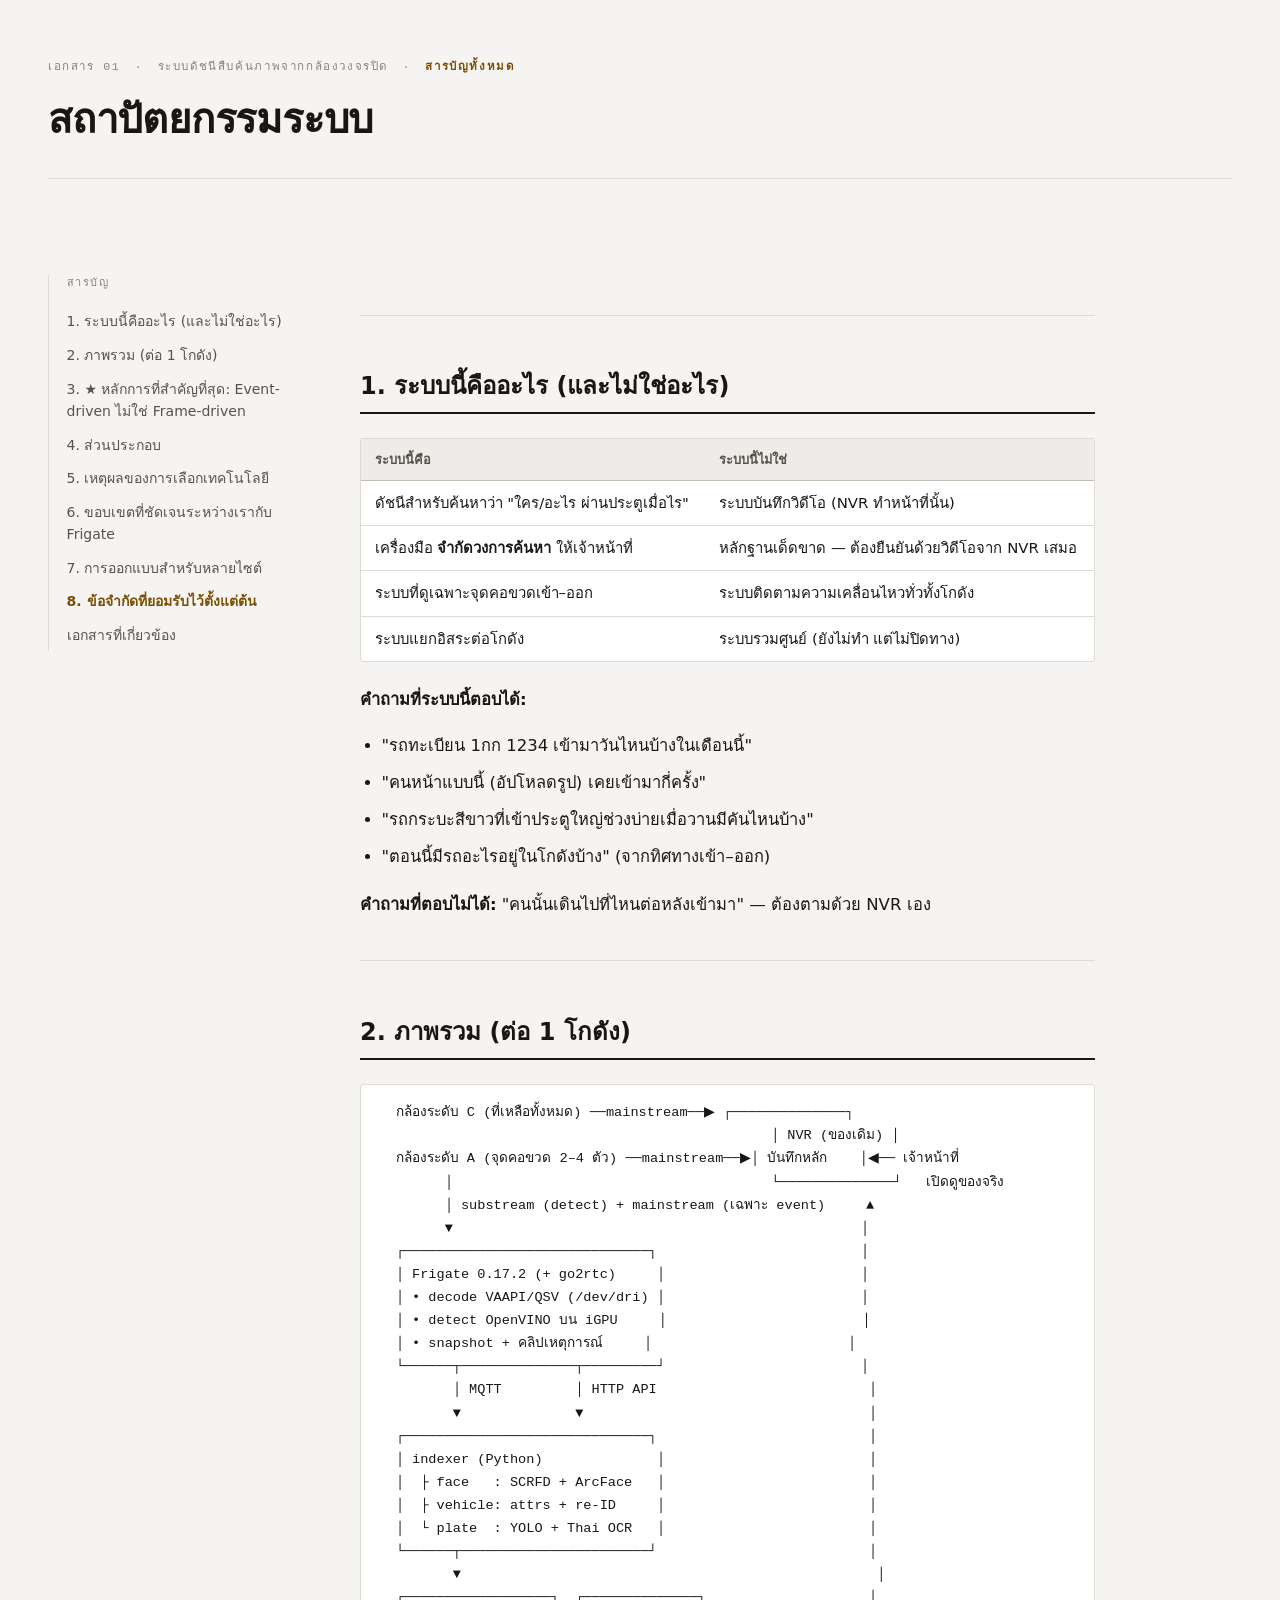
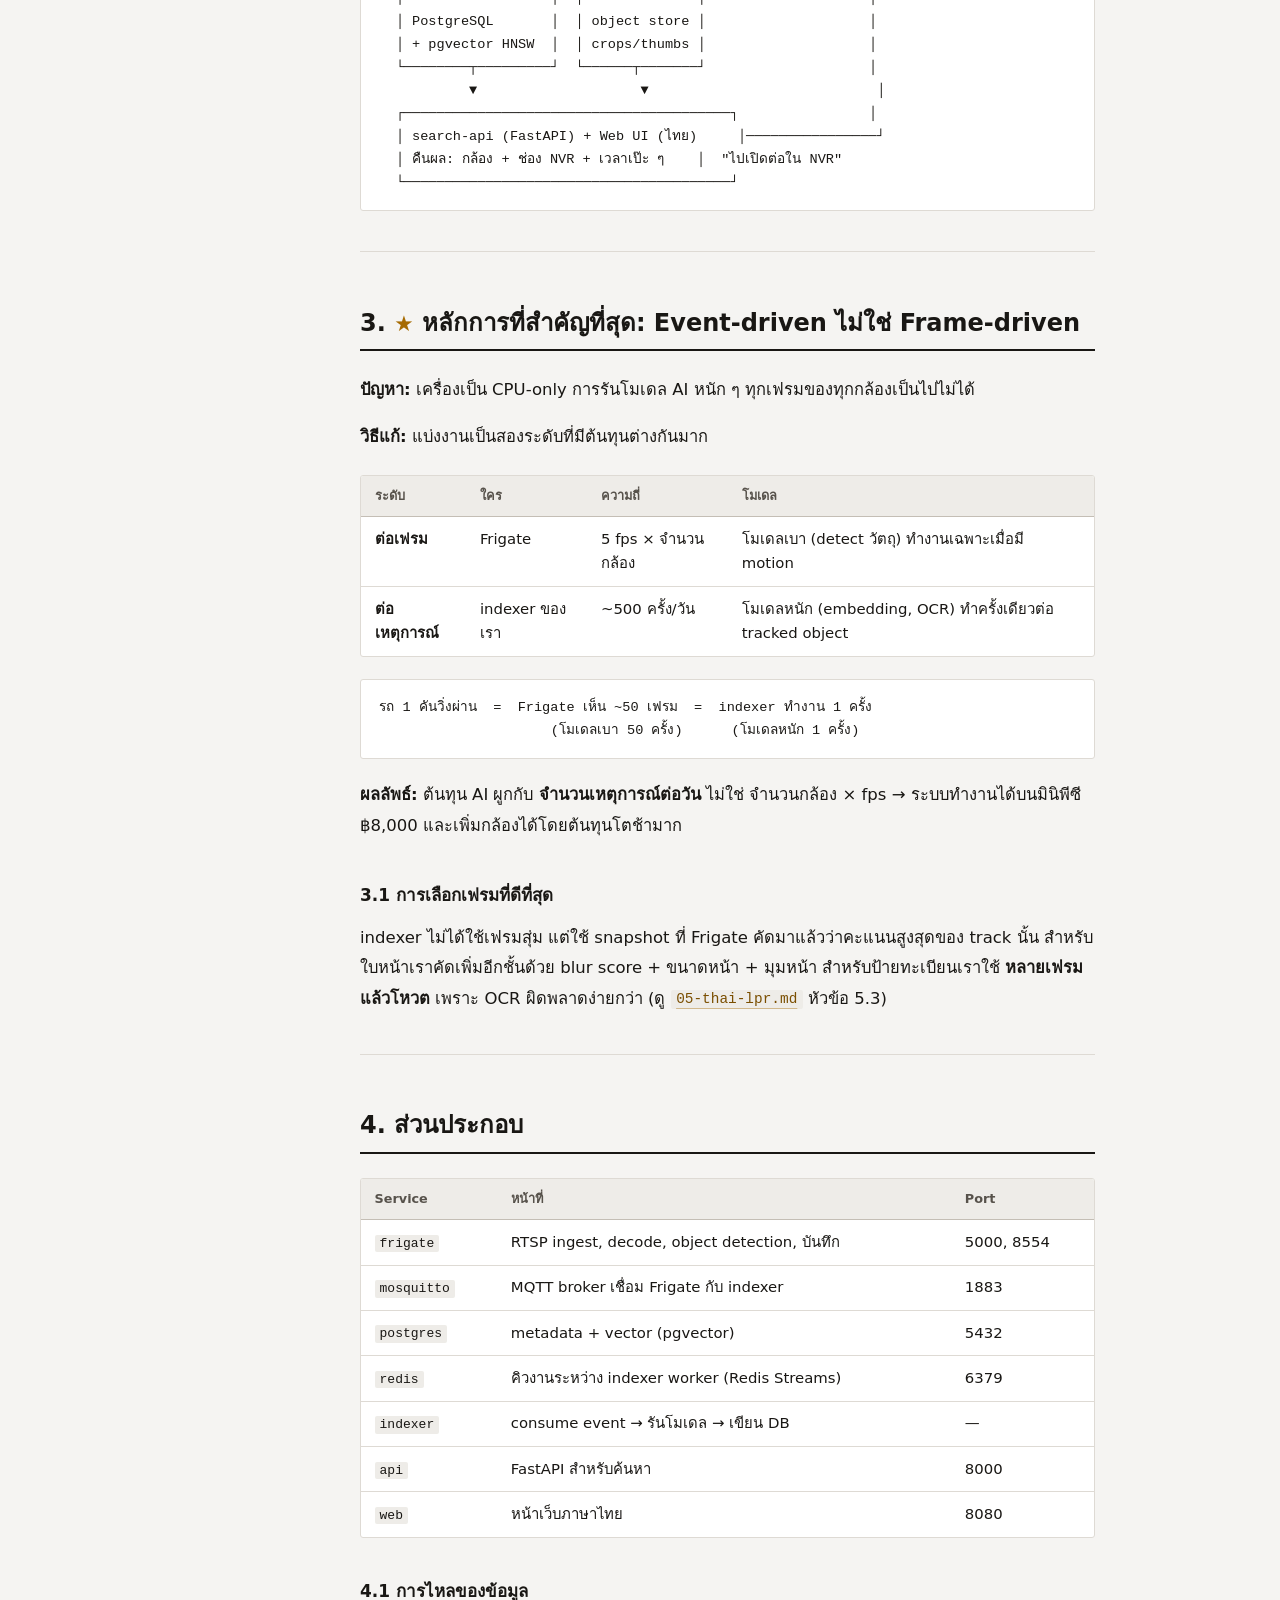
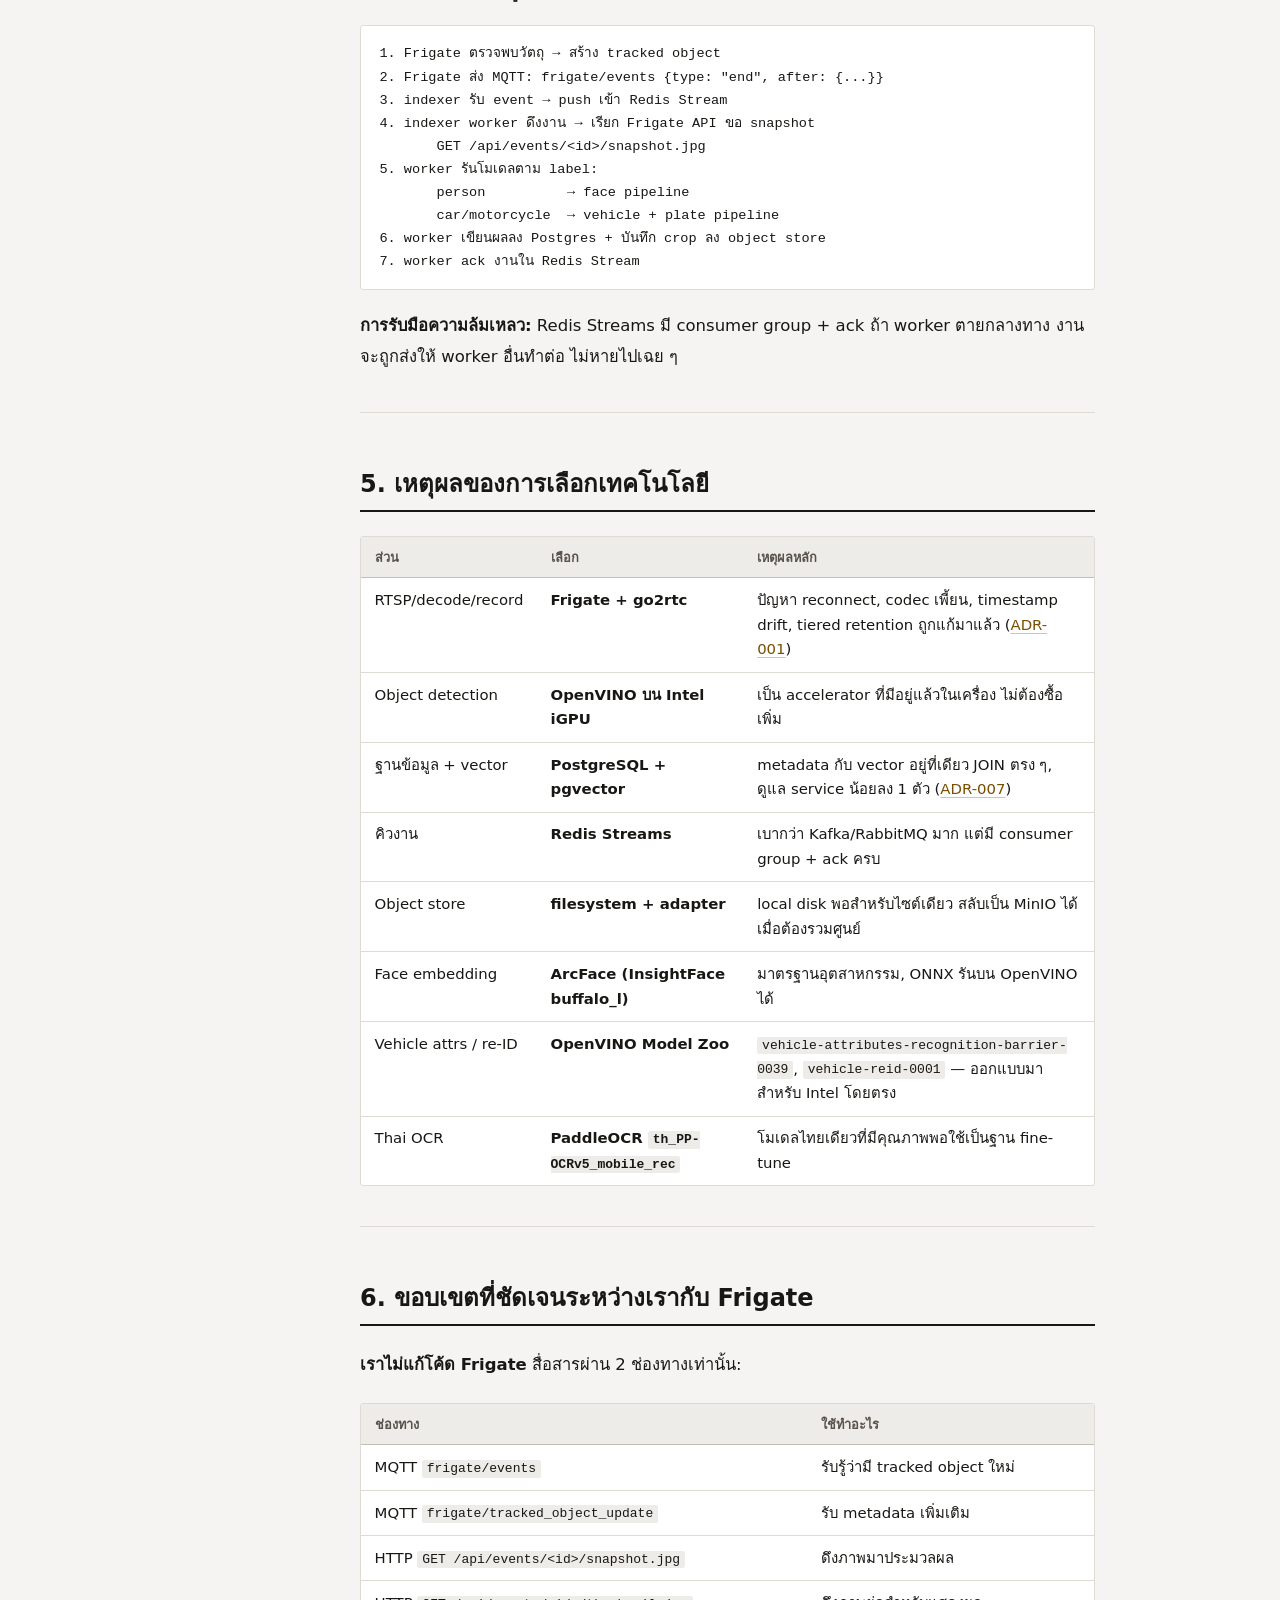
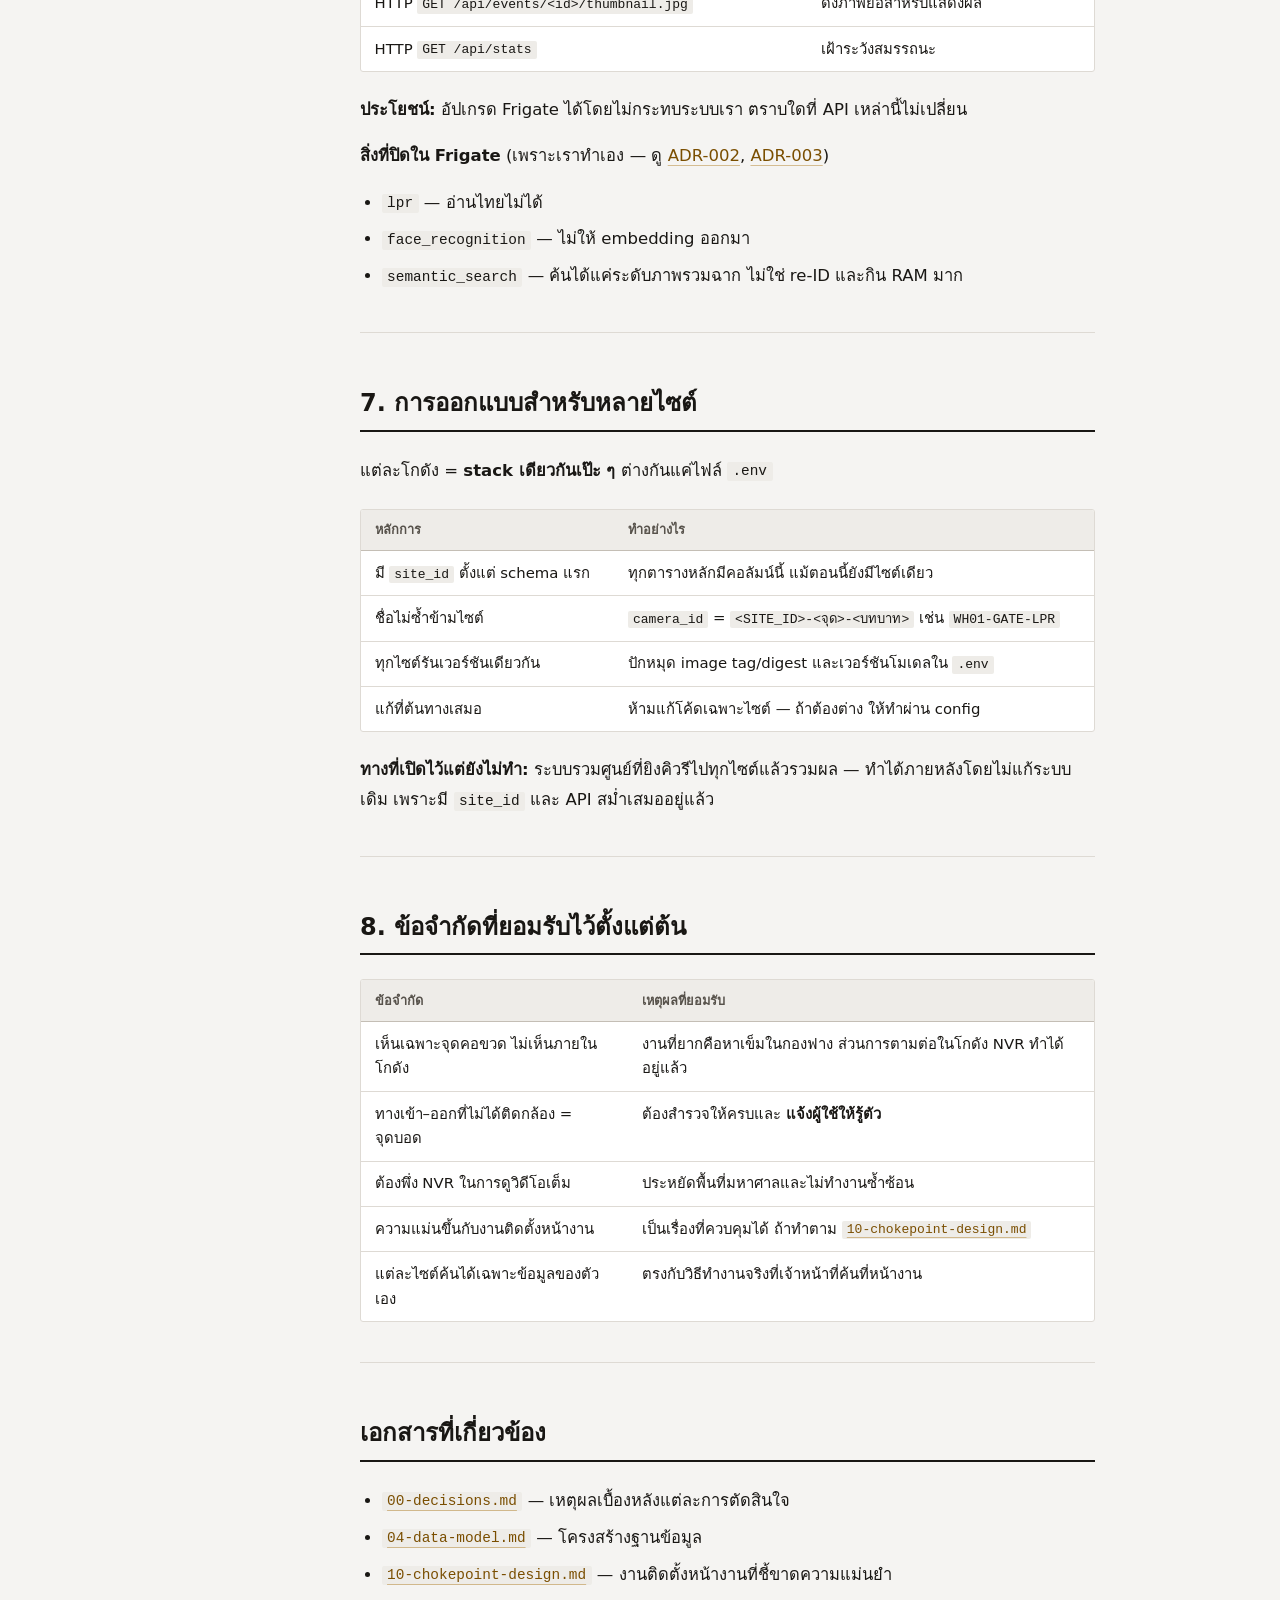
<file: docs/html/01-architecture.html>
<!doctype html>
<html lang="th">
<head>
<meta charset="utf-8">
<meta name="viewport" content="width=device-width, initial-scale=1">
<title>01 — สถาปัตยกรรมระบบ — ระบบดัชนีสืบค้นภาพ</title>
<style>
:root {
  --ground:#F5F4F2; --surface:#FFFFFF; --surface-2:#EEECE8;
  --ink:#191714; --ink-2:#57524B; --ink-3:#8A837A;
  --rule:#DEDAD4; --rule-strong:#C4BEB5;
  --accent:#A66A00; --accent-ink:#7A4E00; --accent-wash:#F8F0DE;
  --pass:#216B45; --pass-wash:#E4F0E9; --fail:#A32219; --fail-wash:#F8E6E4;
  --shadow:0 1px 2px rgba(25,23,20,.05), 0 8px 24px -16px rgba(25,23,20,.28);
  --font-th:"Leelawadee UI","Noto Sans Thai","Thonburi","Sarabun","Segoe UI",Tahoma,system-ui,sans-serif;
  --font-mono:ui-monospace,"SF Mono","Cascadia Mono","Segoe UI Mono","Roboto Mono",Menlo,Consolas,monospace;
  --measure:70ch; --rail:16rem;
}
@media (prefers-color-scheme: dark) {
  :root {
    --ground:#141210; --surface:#1C1917; --surface-2:#24201C;
    --ink:#EFEAE2; --ink-2:#ADA49A; --ink-3:#7C736A;
    --rule:#332D27; --rule-strong:#4A423A;
    --accent:#E0A648; --accent-ink:#EFC077; --accent-wash:#2C2313;
    --pass:#5FBF8C; --pass-wash:#16301F; --fail:#E5796C; --fail-wash:#331A17;
    --shadow:0 1px 2px rgba(0,0,0,.4), 0 8px 24px -16px rgba(0,0,0,.7);
  }
}
:root[data-theme="dark"] {
  --ground:#141210; --surface:#1C1917; --surface-2:#24201C;
  --ink:#EFEAE2; --ink-2:#ADA49A; --ink-3:#7C736A;
  --rule:#332D27; --rule-strong:#4A423A;
  --accent:#E0A648; --accent-ink:#EFC077; --accent-wash:#2C2313;
  --pass:#5FBF8C; --pass-wash:#16301F; --fail:#E5796C; --fail-wash:#331A17;
  --shadow:0 1px 2px rgba(0,0,0,.4), 0 8px 24px -16px rgba(0,0,0,.7);
}
:root[data-theme="light"] {
  --ground:#F5F4F2; --surface:#FFFFFF; --surface-2:#EEECE8;
  --ink:#191714; --ink-2:#57524B; --ink-3:#8A837A;
  --rule:#DEDAD4; --rule-strong:#C4BEB5;
  --accent:#A66A00; --accent-ink:#7A4E00; --accent-wash:#F8F0DE;
  --pass:#216B45; --pass-wash:#E4F0E9; --fail:#A32219; --fail-wash:#F8E6E4;
  --shadow:0 1px 2px rgba(25,23,20,.05), 0 8px 24px -16px rgba(25,23,20,.28);
}

* { box-sizing:border-box; }
body {
  margin:0; background:var(--ground); color:var(--ink);
  font-family:var(--font-th); font-size:16.5px; line-height:1.85;
  -webkit-font-smoothing:antialiased; text-rendering:optimizeLegibility;
}
:where(a){ color:var(--accent-ink); text-decoration-color:color-mix(in srgb, var(--accent) 40%, transparent); text-underline-offset:.22em; }
:where(a):hover{ text-decoration-color:var(--accent); }
:where(a,button,input,summary):focus-visible{ outline:2px solid var(--accent); outline-offset:3px; border-radius:3px; }

.page{ display:grid; grid-template-columns:var(--rail) minmax(0,1fr); gap:3.5rem;
       max-width:78rem; margin:0 auto; padding:0 2rem 6rem; align-items:start; }
.main{ min-width:0; max-width:var(--measure); }
@media (max-width:60rem){ .page{ grid-template-columns:minmax(0,1fr); gap:0; padding:0 1.15rem 4rem; } .main{ max-width:none; } }

.masthead{ grid-column:1/-1; border-bottom:1px solid var(--rule);
           padding:3.5rem 0 2rem; margin-bottom:2.5rem; display:flex; flex-direction:column; gap:.9rem; }
.masthead__kicker{ font-family:var(--font-mono); font-size:.72rem; letter-spacing:.14em;
                   text-transform:uppercase; color:var(--ink-3); display:flex; flex-wrap:wrap; gap:.55rem .9rem; align-items:center; }
.masthead__kicker b{ color:var(--accent-ink); font-weight:600; }
.masthead__kicker a{ color:var(--ink-3); text-decoration:none; }
.masthead__kicker a:hover{ color:var(--accent-ink); }
.masthead h1{ margin:0; font-size:clamp(1.8rem,1.2rem + 2.2vw,2.5rem); line-height:1.35;
              font-weight:700; letter-spacing:-.005em; text-wrap:balance; }
.masthead__sub{ margin:0; max-width:56ch; color:var(--ink-2); font-size:1.02rem; }

.toc{ position:sticky; top:2rem; font-size:.875rem; line-height:1.6;
      border-left:1px solid var(--rule); padding-left:1.1rem; }
.toc__label{ font-family:var(--font-mono); font-size:.68rem; letter-spacing:.14em;
             text-transform:uppercase; color:var(--ink-3); margin-bottom:.85rem; }
.toc ol{ list-style:none; margin:0; padding:0; display:flex; flex-direction:column; gap:.1rem; }
.toc li{ margin:0; }
.toc a{ display:block; padding:.3rem 0; color:var(--ink-2); text-decoration:none; border-radius:2px; }
.toc a:hover{ color:var(--ink); }
.toc a.is-active{ color:var(--accent-ink); font-weight:600; }
@media (max-width:60rem){
  .toc{ position:static; border-left:0; border:1px solid var(--rule); border-radius:3px;
        background:var(--surface); padding:1rem 1.1rem; margin-bottom:2.5rem; }
  .toc ol{ columns:2; column-gap:1.5rem; }
  .toc li{ break-inside:avoid; }
}

h2{ margin:3.4rem 0 1.5rem; padding-bottom:.55rem; border-bottom:2px solid var(--ink);
    font-size:clamp(1.25rem,1.1rem + .7vw,1.5rem); line-height:1.4; font-weight:700;
    text-wrap:balance; scroll-margin-top:1.5rem; }
.main > h2:first-child{ margin-top:0; }
h3{ margin:2.6rem 0 .9rem; font-size:1.06rem; font-weight:700; line-height:1.5; scroll-margin-top:1.5rem; }
h4{ margin:1.9rem 0 .6rem; font-size:.95rem; font-weight:700; color:var(--ink-2); }
p{ margin:0 0 1rem; }
strong{ font-weight:700; }
ul,ol{ margin:0 0 1.1rem; padding-left:1.35rem; }
li{ margin-bottom:.4rem; }
li:last-child{ margin-bottom:0; }
li > ul, li > ol { margin-top:.4rem; }
hr{ border:0; border-top:1px solid var(--rule); margin:2.5rem 0; }

/* ★ ในต้นฉบับ = ระดับความสำคัญ */
.star{ color:var(--accent); font-size:.9em; }

blockquote{ margin:1.4rem 0; padding:.1rem 0 .1rem 1.1rem;
            border-left:3px solid var(--rule-strong); color:var(--ink-2); font-size:.96rem; }
blockquote strong{ color:var(--ink); }
blockquote > :last-child{ margin-bottom:0; }
/* blockquote ที่ขึ้นต้นด้วย ★ = คำเตือนสำคัญ */
blockquote.is-flag{ background:var(--surface); border:1px solid var(--rule);
                    border-left:4px solid var(--accent); border-radius:2px;
                    padding:1.05rem 1.25rem; box-shadow:var(--shadow); color:var(--ink); }

.tw{ overflow-x:auto; margin:1.4rem 0; border:1px solid var(--rule); border-radius:3px;
     background:var(--surface); -webkit-overflow-scrolling:touch; }
table{ border-collapse:collapse; width:100%; font-size:.93rem; line-height:1.65;
       font-variant-numeric:tabular-nums; }
thead th{ background:var(--surface-2); text-align:left; font-weight:700; font-size:.8rem;
          color:var(--ink-2); padding:.6rem .85rem; border-bottom:1px solid var(--rule-strong); white-space:nowrap; }
td{ padding:.62rem .85rem; border-bottom:1px solid var(--rule); vertical-align:top; text-align:left; }
tbody tr:last-child td{ border-bottom:0; }
td:empty{ min-width:4rem; }

code{ font-family:var(--font-mono); font-size:.875em; background:var(--surface-2);
      padding:.1em .38em; border-radius:2px; }
pre{ font-family:var(--font-mono); font-size:.85rem; line-height:1.7; background:var(--surface);
     border:1px solid var(--rule); border-radius:3px; padding:1rem 1.15rem; margin:1.3rem 0;
     overflow-x:auto; color:var(--ink); font-variant-numeric:tabular-nums; }
pre code{ background:none; padding:0; font-size:1em; white-space:pre; }

/* เช็กลิสต์ติ๊กได้ จำสถานะไว้ — ใช้ li.chk เพื่อรองรับรายการซ้อนชั้น */
ul:has(> li.chk){ list-style:none; margin:1.1rem 0 1.5rem; padding:0; }
li.chk > ul{ margin:.3rem 0 .5rem 1.8rem; }
li.chk{ margin:0; }
li.chk > label{ display:flex; gap:.7rem; align-items:flex-start; padding:.5rem .7rem;
                border-radius:3px; cursor:pointer; transition:background .12s ease; }
li.chk > label:hover{ background:var(--surface-2); }
li.chk input{ appearance:none; flex:0 0 auto; width:1.05rem; height:1.05rem; margin:.38rem 0 0;
              border:1.5px solid var(--rule-strong); border-radius:2px; background:var(--surface);
              cursor:pointer; position:relative; }
li.chk input:checked{ background:var(--pass); border-color:var(--pass); }
li.chk input:checked::after{ content:""; position:absolute; left:5px; top:1px; width:4px; height:9px;
                             border:solid var(--surface); border-width:0 2px 2px 0; transform:rotate(42deg); }
li.chk input:checked + span{ color:var(--ink-3); text-decoration:line-through; text-decoration-thickness:1px; }
li.chk > label > span{ flex:1; }
.checks-reset{ font-family:var(--font-mono); font-size:.72rem; letter-spacing:.06em; background:none;
               border:1px solid var(--rule); border-radius:2px; color:var(--ink-3);
               padding:.3rem .65rem; cursor:pointer; margin:.4rem 0 1.5rem; display:inline-block; }
.checks-reset:hover{ color:var(--ink); border-color:var(--rule-strong); }

/* หน้า index */
.cards{ list-style:none; padding:0; margin:0; display:grid; gap:.65rem; }
.cards li{ margin:0; }
.cards a{ display:flex; gap:1rem; align-items:baseline; text-decoration:none; color:inherit;
          background:var(--surface); border:1px solid var(--rule); border-radius:3px;
          padding:.9rem 1.1rem; transition:border-color .12s ease, transform .12s ease; }
.cards a:hover{ border-color:var(--accent); transform:translateX(2px); }
.cards .n{ font-family:var(--font-mono); font-size:.85rem; color:var(--ink-3); font-variant-numeric:tabular-nums; }
.cards .t{ font-weight:700; display:block; margin-bottom:.1rem; }
.cards .d{ color:var(--ink-2); font-size:.92rem; display:block; line-height:1.6; }
.cards .is-key .t{ color:var(--accent-ink); }
.cards a.is-key{ border-left:3px solid var(--accent); }

@media print{
  :root{ --ground:#fff; --surface:#fff; --surface-2:#f2f2f2; --ink:#000; --ink-2:#333; --ink-3:#666;
         --rule:#bbb; --rule-strong:#888; --accent:#000; --accent-ink:#000; --accent-wash:#f4f4f4; --shadow:none; }
  body{ font-size:10.5pt; line-height:1.65; }
  .toc,.checks-reset{ display:none; }
  .page{ display:block; max-width:none; padding:0; }
  h2,h3,h4{ page-break-after:avoid; }
  .tw,pre,blockquote{ page-break-inside:avoid; }
  a{ text-decoration:none; color:#000; }
}
@media (prefers-reduced-motion: reduce){ *{ animation:none !important; transition:none !important; scroll-behavior:auto !important; } }
html{ scroll-behavior:smooth; }
</style>
</head>
<body data-doc="01-architecture">
<div class="page">
  <header class="masthead">
    <div class="masthead__kicker">
      <span>เอกสาร 01</span><span>·</span><span>ระบบดัชนีสืบค้นภาพจากกล้องวงจรปิด</span><span>·</span><a href="index.html"><b>สารบัญทั้งหมด</b></a>
    </div>
    <h1>สถาปัตยกรรมระบบ</h1>
    
  </header>
  <nav class="toc" aria-label="สารบัญ">
    <div class="toc__label">สารบัญ</div>
    <ol>
      <li><a href="#1-ระบบนี้คืออะไร-และไม่ใช่อะไร">1. ระบบนี้คืออะไร (และไม่ใช่อะไร)</a></li>
      <li><a href="#2-ภาพรวม-ต่อ-1-โกดัง">2. ภาพรวม (ต่อ 1 โกดัง)</a></li>
      <li><a href="#3-หลักการที่สำคัญที่สุด-event-driven-ไม่ใช่-frame-driven">3. ★ หลักการที่สำคัญที่สุด: Event-driven ไม่ใช่ Frame-driven</a></li>
      <li><a href="#4-ส่วนประกอบ">4. ส่วนประกอบ</a></li>
      <li><a href="#5-เหตุผลของการเลือกเทคโนโลยี">5. เหตุผลของการเลือกเทคโนโลยี</a></li>
      <li><a href="#6-ขอบเขตที่ชัดเจนระหว่างเรากับ-frigate">6. ขอบเขตที่ชัดเจนระหว่างเรากับ Frigate</a></li>
      <li><a href="#7-การออกแบบสำหรับหลายไซต์">7. การออกแบบสำหรับหลายไซต์</a></li>
      <li><a href="#8-ข้อจำกัดที่ยอมรับไว้ตั้งแต่ต้น">8. ข้อจำกัดที่ยอมรับไว้ตั้งแต่ต้น</a></li>
      <li><a href="#เอกสารที่เกี่ยวข้อง">เอกสารที่เกี่ยวข้อง</a></li>
    </ol>
  </nav>
  <main class="main">
<hr />
<h2 id="1-ระบบนี้คืออะไร-และไม่ใช่อะไร">1. ระบบนี้คืออะไร (และไม่ใช่อะไร)</h2>
<div class="tw"><table>
<thead>
<tr>
<th>ระบบนี้<strong>คือ</strong></th>
<th>ระบบนี้<strong>ไม่ใช่</strong></th>
</tr>
</thead>
<tbody>
<tr>
<td>ดัชนีสำหรับค้นหาว่า &quot;ใคร/อะไร ผ่านประตูเมื่อไร&quot;</td>
<td>ระบบบันทึกวิดีโอ (NVR ทำหน้าที่นั้น)</td>
</tr>
<tr>
<td>เครื่องมือ <strong>จำกัดวงการค้นหา</strong> ให้เจ้าหน้าที่</td>
<td>หลักฐานเด็ดขาด — ต้องยืนยันด้วยวิดีโอจาก NVR เสมอ</td>
</tr>
<tr>
<td>ระบบที่ดูเฉพาะจุดคอขวดเข้า–ออก</td>
<td>ระบบติดตามความเคลื่อนไหวทั่วทั้งโกดัง</td>
</tr>
<tr>
<td>ระบบแยกอิสระต่อโกดัง</td>
<td>ระบบรวมศูนย์ (ยังไม่ทำ แต่ไม่ปิดทาง)</td>
</tr>
</tbody>
</table></div>
<p><strong>คำถามที่ระบบนี้ตอบได้:</strong></p>
<ul>
<li>&quot;รถทะเบียน 1กก 1234 เข้ามาวันไหนบ้างในเดือนนี้&quot;</li>
<li>&quot;คนหน้าแบบนี้ (อัปโหลดรูป) เคยเข้ามากี่ครั้ง&quot;</li>
<li>&quot;รถกระบะสีขาวที่เข้าประตูใหญ่ช่วงบ่ายเมื่อวานมีคันไหนบ้าง&quot;</li>
<li>&quot;ตอนนี้มีรถอะไรอยู่ในโกดังบ้าง&quot; (จากทิศทางเข้า–ออก)</li>
</ul>
<p><strong>คำถามที่ตอบไม่ได้:</strong> &quot;คนนั้นเดินไปที่ไหนต่อหลังเข้ามา&quot; — ต้องตามด้วย NVR เอง</p>
<hr />
<h2 id="2-ภาพรวม-ต่อ-1-โกดัง">2. ภาพรวม (ต่อ 1 โกดัง)</h2>
<pre><code>  กล้องระดับ C (ที่เหลือทั้งหมด) ──mainstream──▶ ┌──────────────┐
                                                │ NVR (ของเดิม) │
  กล้องระดับ A (จุดคอขวด 2–4 ตัว) ──mainstream──▶│ บันทึกหลัก    │◀── เจ้าหน้าที่
        │                                       └──────────────┘   เปิดดูของจริง
        │ substream (detect) + mainstream (เฉพาะ event)     ▲
        ▼                                                  │
  ┌──────────────────────────────┐                         │
  │ Frigate 0.17.2 (+ go2rtc)     │                        │
  │ • decode VAAPI/QSV (/dev/dri) │                        │
  │ • detect OpenVINO บน iGPU     │                        │
  │ • snapshot + คลิปเหตุการณ์     │                        │
  └──────┬──────────────┬─────────┘                        │
         │ MQTT         │ HTTP API                          │
         ▼              ▼                                   │
  ┌──────────────────────────────┐                          │
  │ indexer (Python)              │                         │
  │  ├ face   : SCRFD + ArcFace   │                         │
  │  ├ vehicle: attrs + re-ID     │                         │
  │  └ plate  : YOLO + Thai OCR   │                         │
  └──────┬───────────────────────┘                          │
         ▼                                                   │
  ┌──────────────────┐  ┌──────────────┐                    │
  │ PostgreSQL       │  │ object store │                    │
  │ + pgvector HNSW  │  │ crops/thumbs │                    │
  └────────┬─────────┘  └──────┬───────┘                    │
           ▼                    ▼                            │
  ┌────────────────────────────────────────┐                │
  │ search-api (FastAPI) + Web UI (ไทย)     │────────────────┘
  │ คืนผล: กล้อง + ช่อง NVR + เวลาเป๊ะ ๆ    │  &quot;ไปเปิดต่อใน NVR&quot;
  └────────────────────────────────────────┘
</code></pre>
<hr />
<h2 id="3-หลักการที่สำคัญที่สุด-event-driven-ไม่ใช่-frame-driven">3. <span class="star">★</span> หลักการที่สำคัญที่สุด: Event-driven ไม่ใช่ Frame-driven</h2>
<p><strong>ปัญหา:</strong> เครื่องเป็น CPU-only การรันโมเดล AI หนัก ๆ ทุกเฟรมของทุกกล้องเป็นไปไม่ได้</p>
<p><strong>วิธีแก้:</strong> แบ่งงานเป็นสองระดับที่มีต้นทุนต่างกันมาก</p>
<div class="tw"><table>
<thead>
<tr>
<th>ระดับ</th>
<th>ใคร</th>
<th>ความถี่</th>
<th>โมเดล</th>
</tr>
</thead>
<tbody>
<tr>
<td><strong>ต่อเฟรม</strong></td>
<td>Frigate</td>
<td>5 fps × จำนวนกล้อง</td>
<td>โมเดลเบา (detect วัตถุ) ทำงานเฉพาะเมื่อมี motion</td>
</tr>
<tr>
<td><strong>ต่อเหตุการณ์</strong></td>
<td>indexer ของเรา</td>
<td>~500 ครั้ง/วัน</td>
<td>โมเดลหนัก (embedding, OCR) ทำครั้งเดียวต่อ tracked object</td>
</tr>
</tbody>
</table></div>
<pre><code>รถ 1 คันวิ่งผ่าน  =  Frigate เห็น ~50 เฟรม  =  indexer ทำงาน 1 ครั้ง
                     (โมเดลเบา 50 ครั้ง)      (โมเดลหนัก 1 ครั้ง)
</code></pre>
<p><strong>ผลลัพธ์:</strong> ต้นทุน AI ผูกกับ <strong>จำนวนเหตุการณ์ต่อวัน</strong> ไม่ใช่ จำนวนกล้อง × fps
→ ระบบทำงานได้บนมินิพีซี ฿8,000 และเพิ่มกล้องได้โดยต้นทุนโตช้ามาก</p>
<h3 id="3-1-การเลือกเฟรมที่ดีที่สุด">3.1 การเลือกเฟรมที่ดีที่สุด</h3>
<p>indexer ไม่ได้ใช้เฟรมสุ่ม แต่ใช้ snapshot ที่ Frigate คัดมาแล้วว่าคะแนนสูงสุดของ track นั้น
สำหรับใบหน้าเราคัดเพิ่มอีกชั้นด้วย blur score + ขนาดหน้า + มุมหน้า
สำหรับป้ายทะเบียนเราใช้ <strong>หลายเฟรมแล้วโหวต</strong> เพราะ OCR ผิดพลาดง่ายกว่า (ดู <a href="05-thai-lpr.html"><code>05-thai-lpr.md</code></a> หัวข้อ 5.3)</p>
<hr />
<h2 id="4-ส่วนประกอบ">4. ส่วนประกอบ</h2>
<div class="tw"><table>
<thead>
<tr>
<th>Service</th>
<th>หน้าที่</th>
<th>Port</th>
</tr>
</thead>
<tbody>
<tr>
<td><code>frigate</code></td>
<td>RTSP ingest, decode, object detection, บันทึก</td>
<td>5000, 8554</td>
</tr>
<tr>
<td><code>mosquitto</code></td>
<td>MQTT broker เชื่อม Frigate กับ indexer</td>
<td>1883</td>
</tr>
<tr>
<td><code>postgres</code></td>
<td>metadata + vector (pgvector)</td>
<td>5432</td>
</tr>
<tr>
<td><code>redis</code></td>
<td>คิวงานระหว่าง indexer worker (Redis Streams)</td>
<td>6379</td>
</tr>
<tr>
<td><code>indexer</code></td>
<td>consume event → รันโมเดล → เขียน DB</td>
<td>—</td>
</tr>
<tr>
<td><code>api</code></td>
<td>FastAPI สำหรับค้นหา</td>
<td>8000</td>
</tr>
<tr>
<td><code>web</code></td>
<td>หน้าเว็บภาษาไทย</td>
<td>8080</td>
</tr>
</tbody>
</table></div>
<h3 id="4-1-การไหลของข้อมูล">4.1 การไหลของข้อมูล</h3>
<pre><code>1. Frigate ตรวจพบวัตถุ → สร้าง tracked object
2. Frigate ส่ง MQTT: frigate/events {type: &quot;end&quot;, after: {...}}
3. indexer รับ event → push เข้า Redis Stream
4. indexer worker ดึงงาน → เรียก Frigate API ขอ snapshot
       GET /api/events/&lt;id&gt;/snapshot.jpg
5. worker รันโมเดลตาม label:
       person          → face pipeline
       car/motorcycle  → vehicle + plate pipeline
6. worker เขียนผลลง Postgres + บันทึก crop ลง object store
7. worker ack งานใน Redis Stream
</code></pre>
<p><strong>การรับมือความล้มเหลว:</strong> Redis Streams มี consumer group + ack ถ้า worker ตายกลางทาง งานจะถูกส่งให้ worker อื่นทำต่อ ไม่หายไปเฉย ๆ</p>
<hr />
<h2 id="5-เหตุผลของการเลือกเทคโนโลยี">5. เหตุผลของการเลือกเทคโนโลยี</h2>
<div class="tw"><table>
<thead>
<tr>
<th>ส่วน</th>
<th>เลือก</th>
<th>เหตุผลหลัก</th>
</tr>
</thead>
<tbody>
<tr>
<td>RTSP/decode/record</td>
<td><strong>Frigate + go2rtc</strong></td>
<td>ปัญหา reconnect, codec เพี้ยน, timestamp drift, tiered retention ถูกแก้มาแล้ว (<a href="00-decisions.html">ADR-001</a>)</td>
</tr>
<tr>
<td>Object detection</td>
<td><strong>OpenVINO บน Intel iGPU</strong></td>
<td>เป็น accelerator ที่มีอยู่แล้วในเครื่อง ไม่ต้องซื้อเพิ่ม</td>
</tr>
<tr>
<td>ฐานข้อมูล + vector</td>
<td><strong>PostgreSQL + pgvector</strong></td>
<td>metadata กับ vector อยู่ที่เดียว JOIN ตรง ๆ, ดูแล service น้อยลง 1 ตัว (<a href="00-decisions.html">ADR-007</a>)</td>
</tr>
<tr>
<td>คิวงาน</td>
<td><strong>Redis Streams</strong></td>
<td>เบากว่า Kafka/RabbitMQ มาก แต่มี consumer group + ack ครบ</td>
</tr>
<tr>
<td>Object store</td>
<td><strong>filesystem + adapter</strong></td>
<td>local disk พอสำหรับไซต์เดียว สลับเป็น MinIO ได้เมื่อต้องรวมศูนย์</td>
</tr>
<tr>
<td>Face embedding</td>
<td><strong>ArcFace (InsightFace buffalo_l)</strong></td>
<td>มาตรฐานอุตสาหกรรม, ONNX รันบน OpenVINO ได้</td>
</tr>
<tr>
<td>Vehicle attrs / re-ID</td>
<td><strong>OpenVINO Model Zoo</strong></td>
<td><code>vehicle-attributes-recognition-barrier-0039</code>, <code>vehicle-reid-0001</code> — ออกแบบมาสำหรับ Intel โดยตรง</td>
</tr>
<tr>
<td>Thai OCR</td>
<td><strong>PaddleOCR <code>th_PP-OCRv5_mobile_rec</code></strong></td>
<td>โมเดลไทยเดียวที่มีคุณภาพพอใช้เป็นฐาน fine-tune</td>
</tr>
</tbody>
</table></div>
<hr />
<h2 id="6-ขอบเขตที่ชัดเจนระหว่างเรากับ-frigate">6. ขอบเขตที่ชัดเจนระหว่างเรากับ Frigate</h2>
<p><strong>เราไม่แก้โค้ด Frigate</strong> สื่อสารผ่าน 2 ช่องทางเท่านั้น:</p>
<div class="tw"><table>
<thead>
<tr>
<th>ช่องทาง</th>
<th>ใช้ทำอะไร</th>
</tr>
</thead>
<tbody>
<tr>
<td>MQTT <code>frigate/events</code></td>
<td>รับรู้ว่ามี tracked object ใหม่</td>
</tr>
<tr>
<td>MQTT <code>frigate/tracked_object_update</code></td>
<td>รับ metadata เพิ่มเติม</td>
</tr>
<tr>
<td>HTTP <code>GET /api/events/&lt;id&gt;/snapshot.jpg</code></td>
<td>ดึงภาพมาประมวลผล</td>
</tr>
<tr>
<td>HTTP <code>GET /api/events/&lt;id&gt;/thumbnail.jpg</code></td>
<td>ดึงภาพย่อสำหรับแสดงผล</td>
</tr>
<tr>
<td>HTTP <code>GET /api/stats</code></td>
<td>เฝ้าระวังสมรรถนะ</td>
</tr>
</tbody>
</table></div>
<p><strong>ประโยชน์:</strong> อัปเกรด Frigate ได้โดยไม่กระทบระบบเรา ตราบใดที่ API เหล่านี้ไม่เปลี่ยน</p>
<p><strong>สิ่งที่ปิดใน Frigate</strong> (เพราะเราทำเอง — ดู <a href="00-decisions.html">ADR-002</a>, <a href="00-decisions.html">ADR-003</a>)</p>
<ul>
<li><code>lpr</code> — อ่านไทยไม่ได้</li>
<li><code>face_recognition</code> — ไม่ให้ embedding ออกมา</li>
<li><code>semantic_search</code> — ค้นได้แค่ระดับภาพรวมฉาก ไม่ใช่ re-ID และกิน RAM มาก</li>
</ul>
<hr />
<h2 id="7-การออกแบบสำหรับหลายไซต์">7. การออกแบบสำหรับหลายไซต์</h2>
<p>แต่ละโกดัง = <strong>stack เดียวกันเป๊ะ ๆ</strong> ต่างกันแค่ไฟล์ <code>.env</code></p>
<div class="tw"><table>
<thead>
<tr>
<th>หลักการ</th>
<th>ทำอย่างไร</th>
</tr>
</thead>
<tbody>
<tr>
<td>มี <code>site_id</code> ตั้งแต่ schema แรก</td>
<td>ทุกตารางหลักมีคอลัมน์นี้ แม้ตอนนี้ยังมีไซต์เดียว</td>
</tr>
<tr>
<td>ชื่อไม่ซ้ำข้ามไซต์</td>
<td><code>camera_id</code> = <code>&lt;SITE_ID&gt;-&lt;จุด&gt;-&lt;บทบาท&gt;</code> เช่น <code>WH01-GATE-LPR</code></td>
</tr>
<tr>
<td>ทุกไซต์รันเวอร์ชันเดียวกัน</td>
<td>ปักหมุด image tag/digest และเวอร์ชันโมเดลใน <code>.env</code></td>
</tr>
<tr>
<td>แก้ที่ต้นทางเสมอ</td>
<td>ห้ามแก้โค้ดเฉพาะไซต์ — ถ้าต้องต่าง ให้ทำผ่าน config</td>
</tr>
</tbody>
</table></div>
<p><strong>ทางที่เปิดไว้แต่ยังไม่ทำ:</strong> ระบบรวมศูนย์ที่ยิงคิวรีไปทุกไซต์แล้วรวมผล — ทำได้ภายหลังโดยไม่แก้ระบบเดิม เพราะมี <code>site_id</code> และ API สม่ำเสมออยู่แล้ว</p>
<hr />
<h2 id="8-ข้อจำกัดที่ยอมรับไว้ตั้งแต่ต้น">8. ข้อจำกัดที่ยอมรับไว้ตั้งแต่ต้น</h2>
<div class="tw"><table>
<thead>
<tr>
<th>ข้อจำกัด</th>
<th>เหตุผลที่ยอมรับ</th>
</tr>
</thead>
<tbody>
<tr>
<td>เห็นเฉพาะจุดคอขวด ไม่เห็นภายในโกดัง</td>
<td>งานที่ยากคือหาเข็มในกองฟาง ส่วนการตามต่อในโกดัง NVR ทำได้อยู่แล้ว</td>
</tr>
<tr>
<td>ทางเข้า–ออกที่ไม่ได้ติดกล้อง = จุดบอด</td>
<td>ต้องสำรวจให้ครบและ <strong>แจ้งผู้ใช้ให้รู้ตัว</strong></td>
</tr>
<tr>
<td>ต้องพึ่ง NVR ในการดูวิดีโอเต็ม</td>
<td>ประหยัดพื้นที่มหาศาลและไม่ทำงานซ้ำซ้อน</td>
</tr>
<tr>
<td>ความแม่นขึ้นกับงานติดตั้งหน้างาน</td>
<td>เป็นเรื่องที่ควบคุมได้ ถ้าทำตาม <a href="10-chokepoint-design.html"><code>10-chokepoint-design.md</code></a></td>
</tr>
<tr>
<td>แต่ละไซต์ค้นได้เฉพาะข้อมูลของตัวเอง</td>
<td>ตรงกับวิธีทำงานจริงที่เจ้าหน้าที่ค้นที่หน้างาน</td>
</tr>
</tbody>
</table></div>
<hr />
<h2 id="เอกสารที่เกี่ยวข้อง">เอกสารที่เกี่ยวข้อง</h2>
<ul>
<li><a href="00-decisions.html"><code>00-decisions.md</code></a> — เหตุผลเบื้องหลังแต่ละการตัดสินใจ</li>
<li><a href="04-data-model.html"><code>04-data-model.md</code></a> — โครงสร้างฐานข้อมูล</li>
<li><a href="10-chokepoint-design.html"><code>10-chokepoint-design.md</code></a> — งานติดตั้งหน้างานที่ชี้ขาดความแม่นยำ</li>
</ul>

  </main>
</div>
<script>
(function () {
  "use strict";
  var KEY = "docs-checks-" + (document.body.getAttribute("data-doc") || "x");
  var boxes = Array.prototype.slice.call(document.querySelectorAll("li.chk input"));
  var saved = {};
  try { saved = JSON.parse(localStorage.getItem(KEY)) || {}; } catch (e) { saved = {}; }
  boxes.forEach(function (box, i) {
    if (saved[i]) box.checked = true;
    box.addEventListener("change", function () {
      saved[i] = box.checked;
      try { localStorage.setItem(KEY, JSON.stringify(saved)); } catch (e) {}
    });
  });
  var reset = document.querySelector(".checks-reset");
  if (reset) reset.addEventListener("click", function () {
    boxes.forEach(function (b) { b.checked = false; });
    saved = {};
    try { localStorage.removeItem(KEY); } catch (e) {}
  });

  var links = {};
  Array.prototype.forEach.call(document.querySelectorAll(".toc a"), function (a) {
    links[a.getAttribute("href").slice(1)] = a;
  });
  var heads = document.querySelectorAll(".main h2");
  if (!heads.length || !window.IntersectionObserver) return;
  var io = new IntersectionObserver(function (entries) {
    entries.forEach(function (e) {
      var link = links[e.target.id];
      if (!link || !e.isIntersecting) return;
      Object.keys(links).forEach(function (k) { links[k].classList.remove("is-active"); });
      link.classList.add("is-active");
    });
  }, { rootMargin: "-8% 0px -80% 0px" });
  Array.prototype.forEach.call(heads, function (h) { io.observe(h); });
})();
</script>
</body>
</html>
</file>
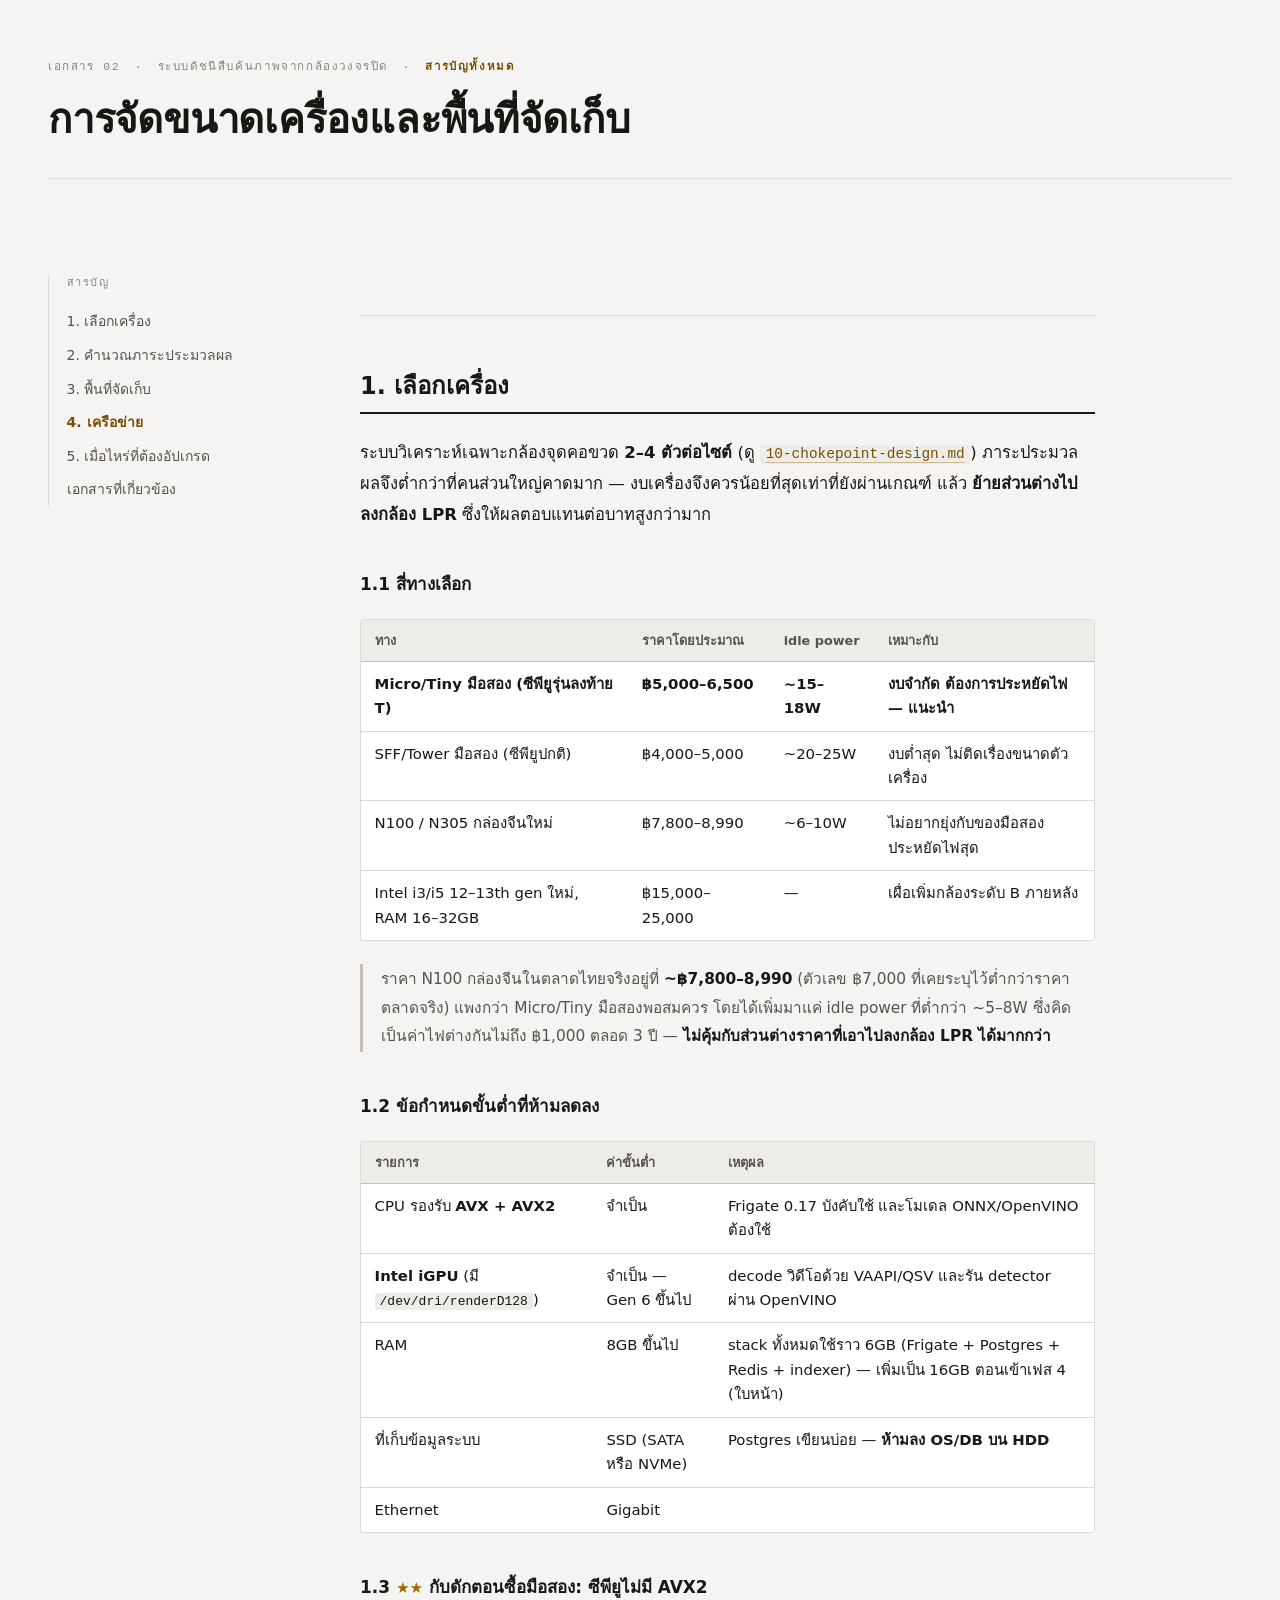
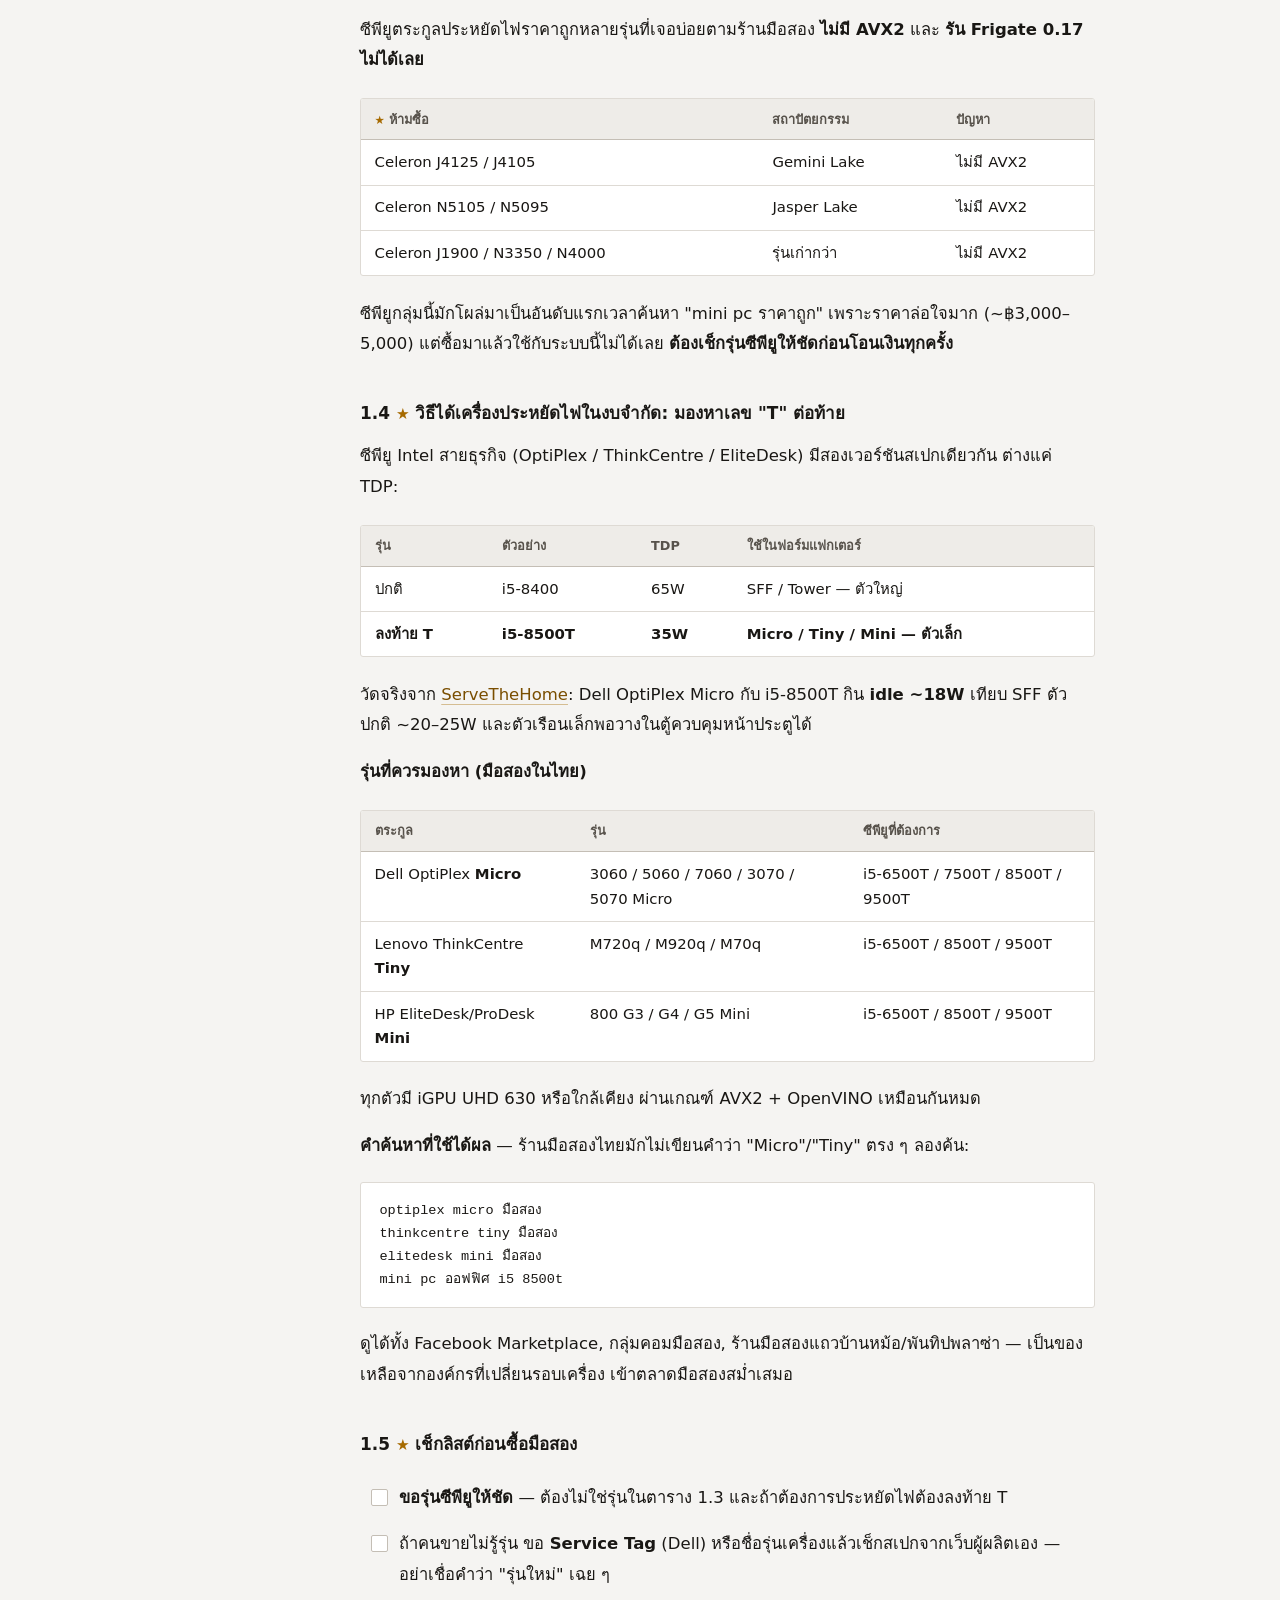
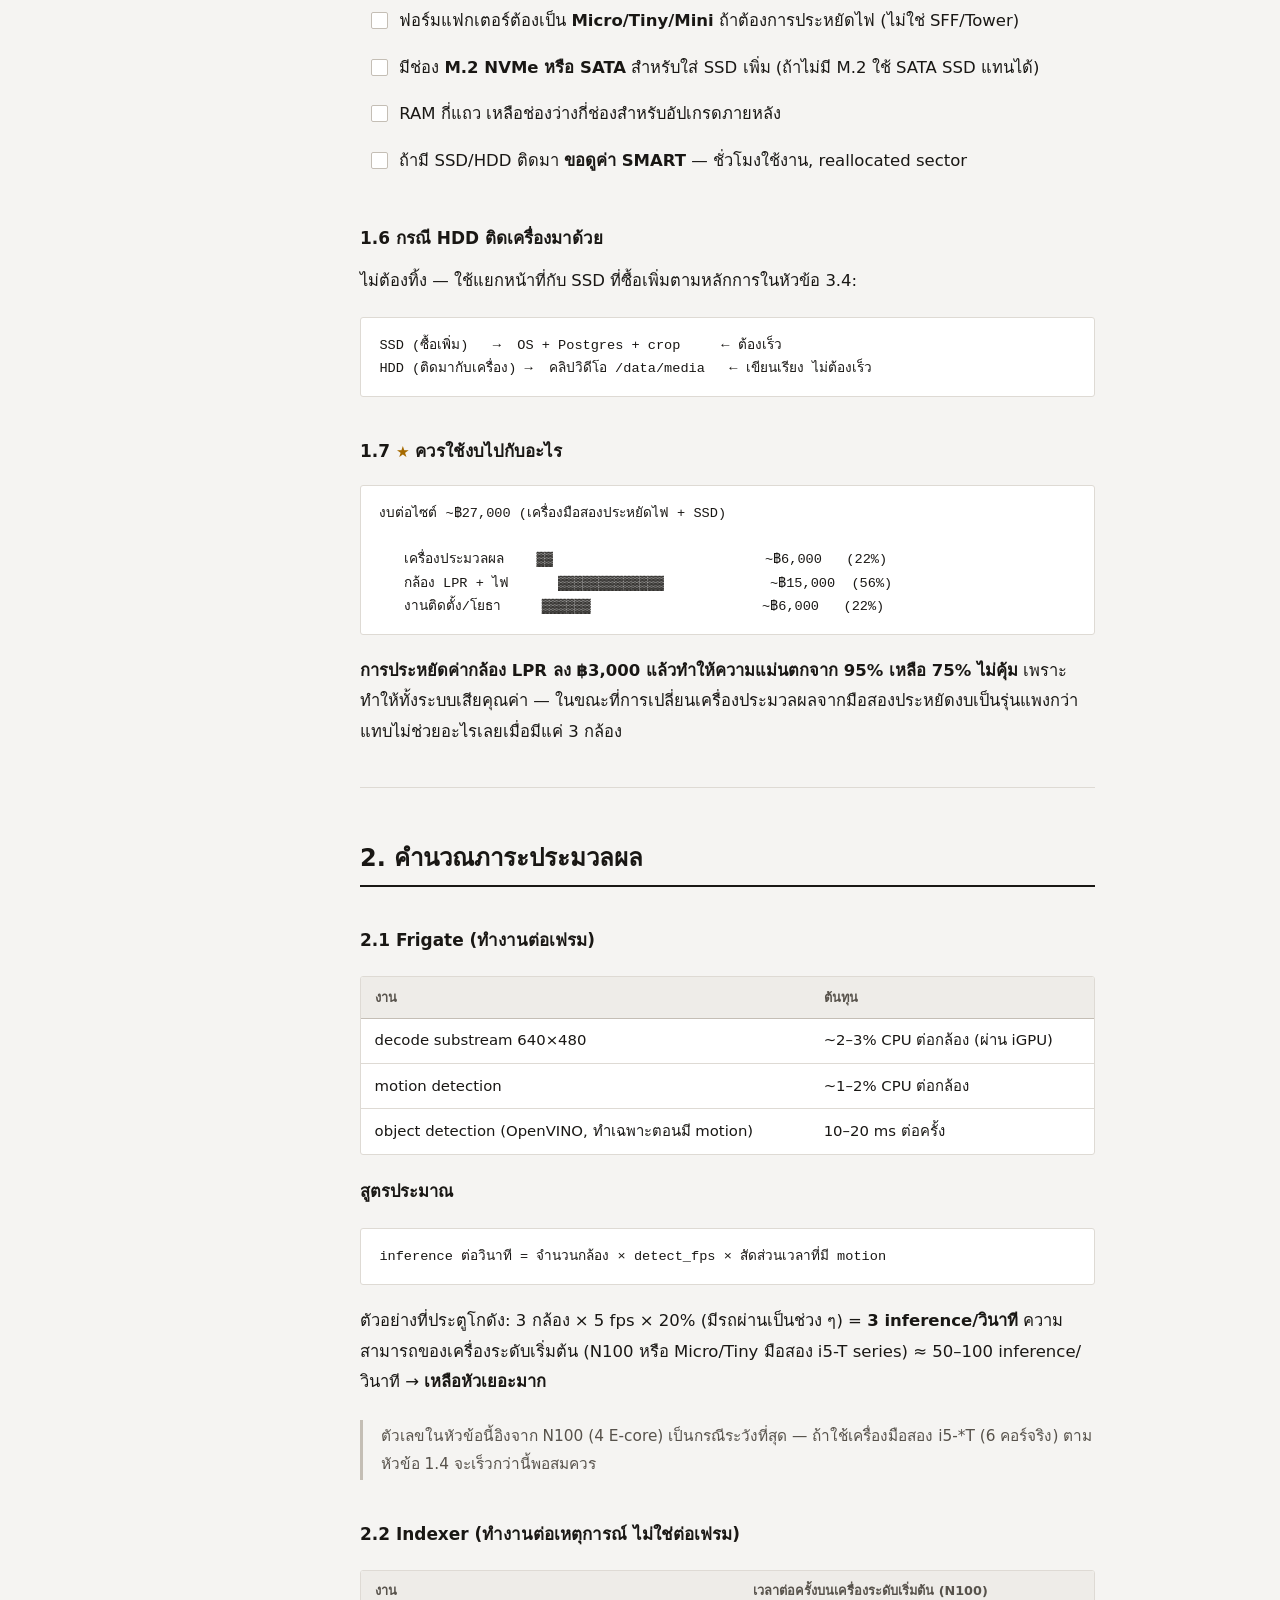
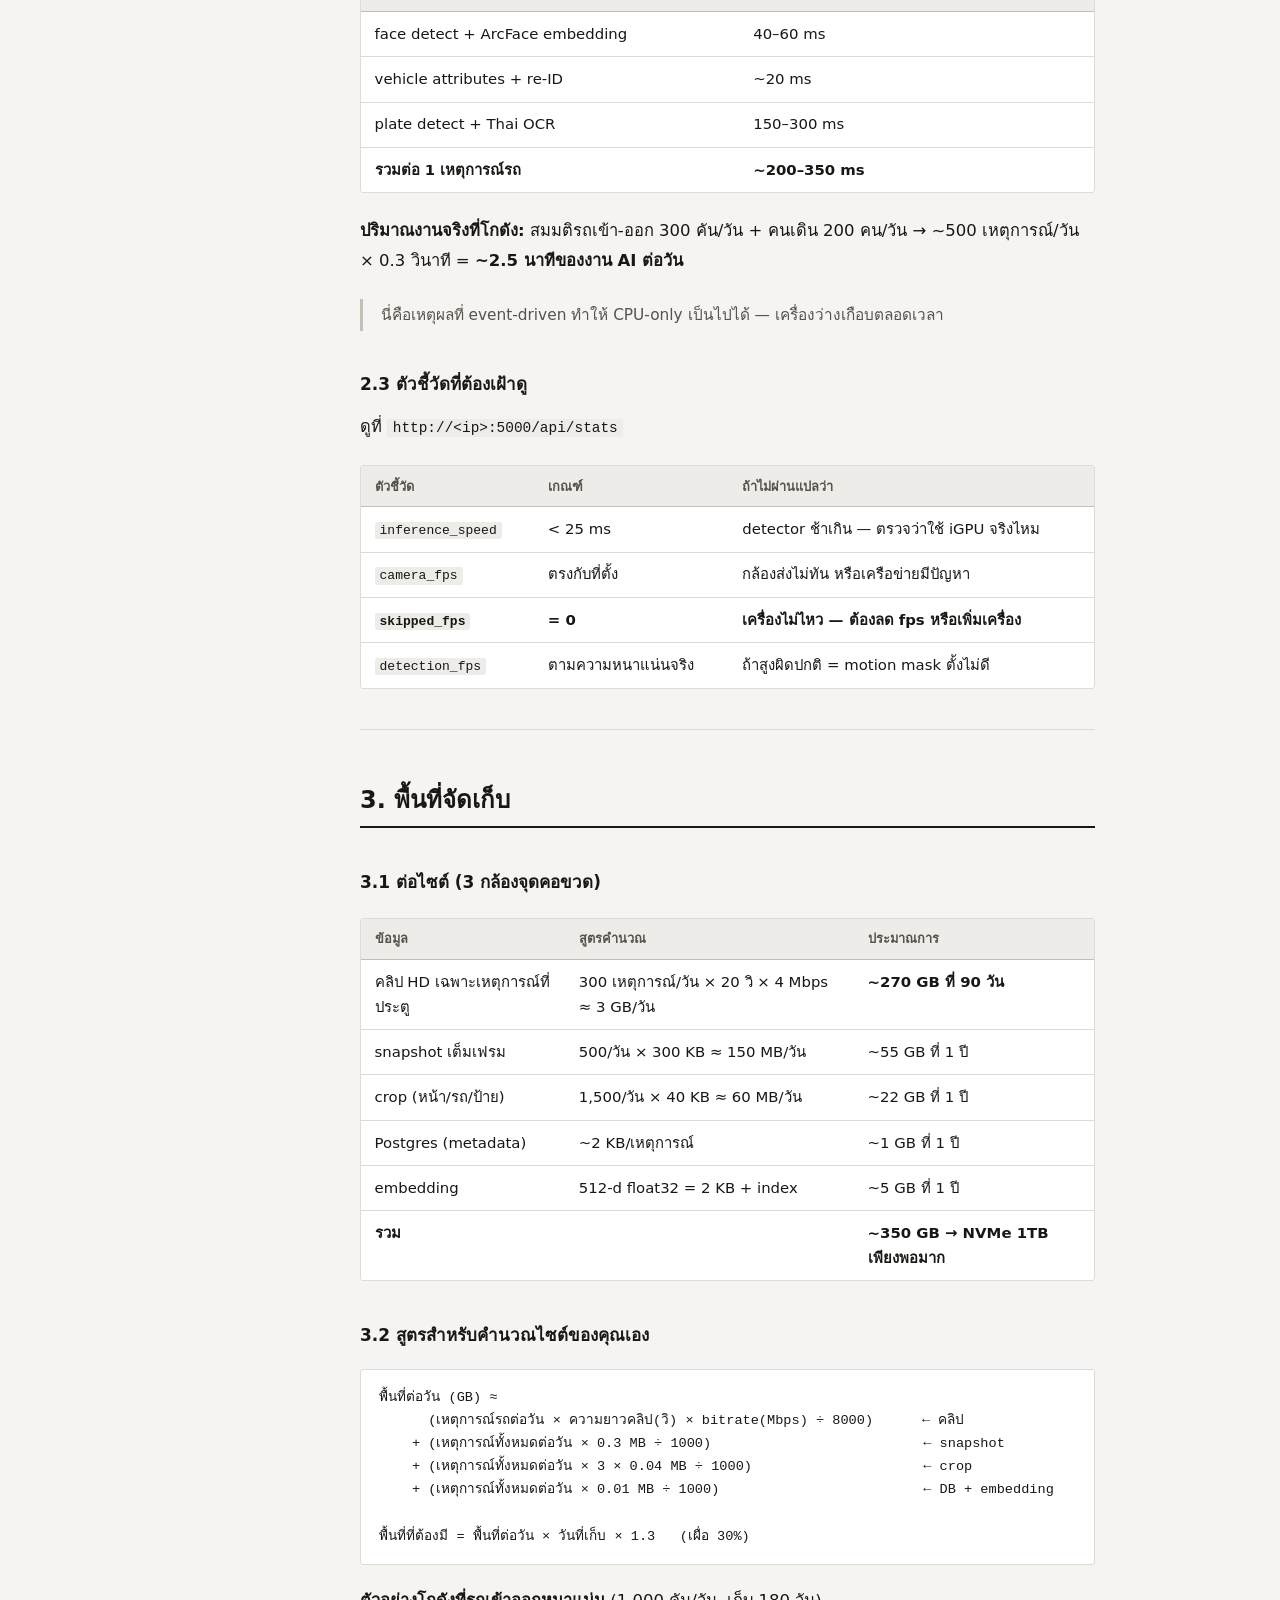
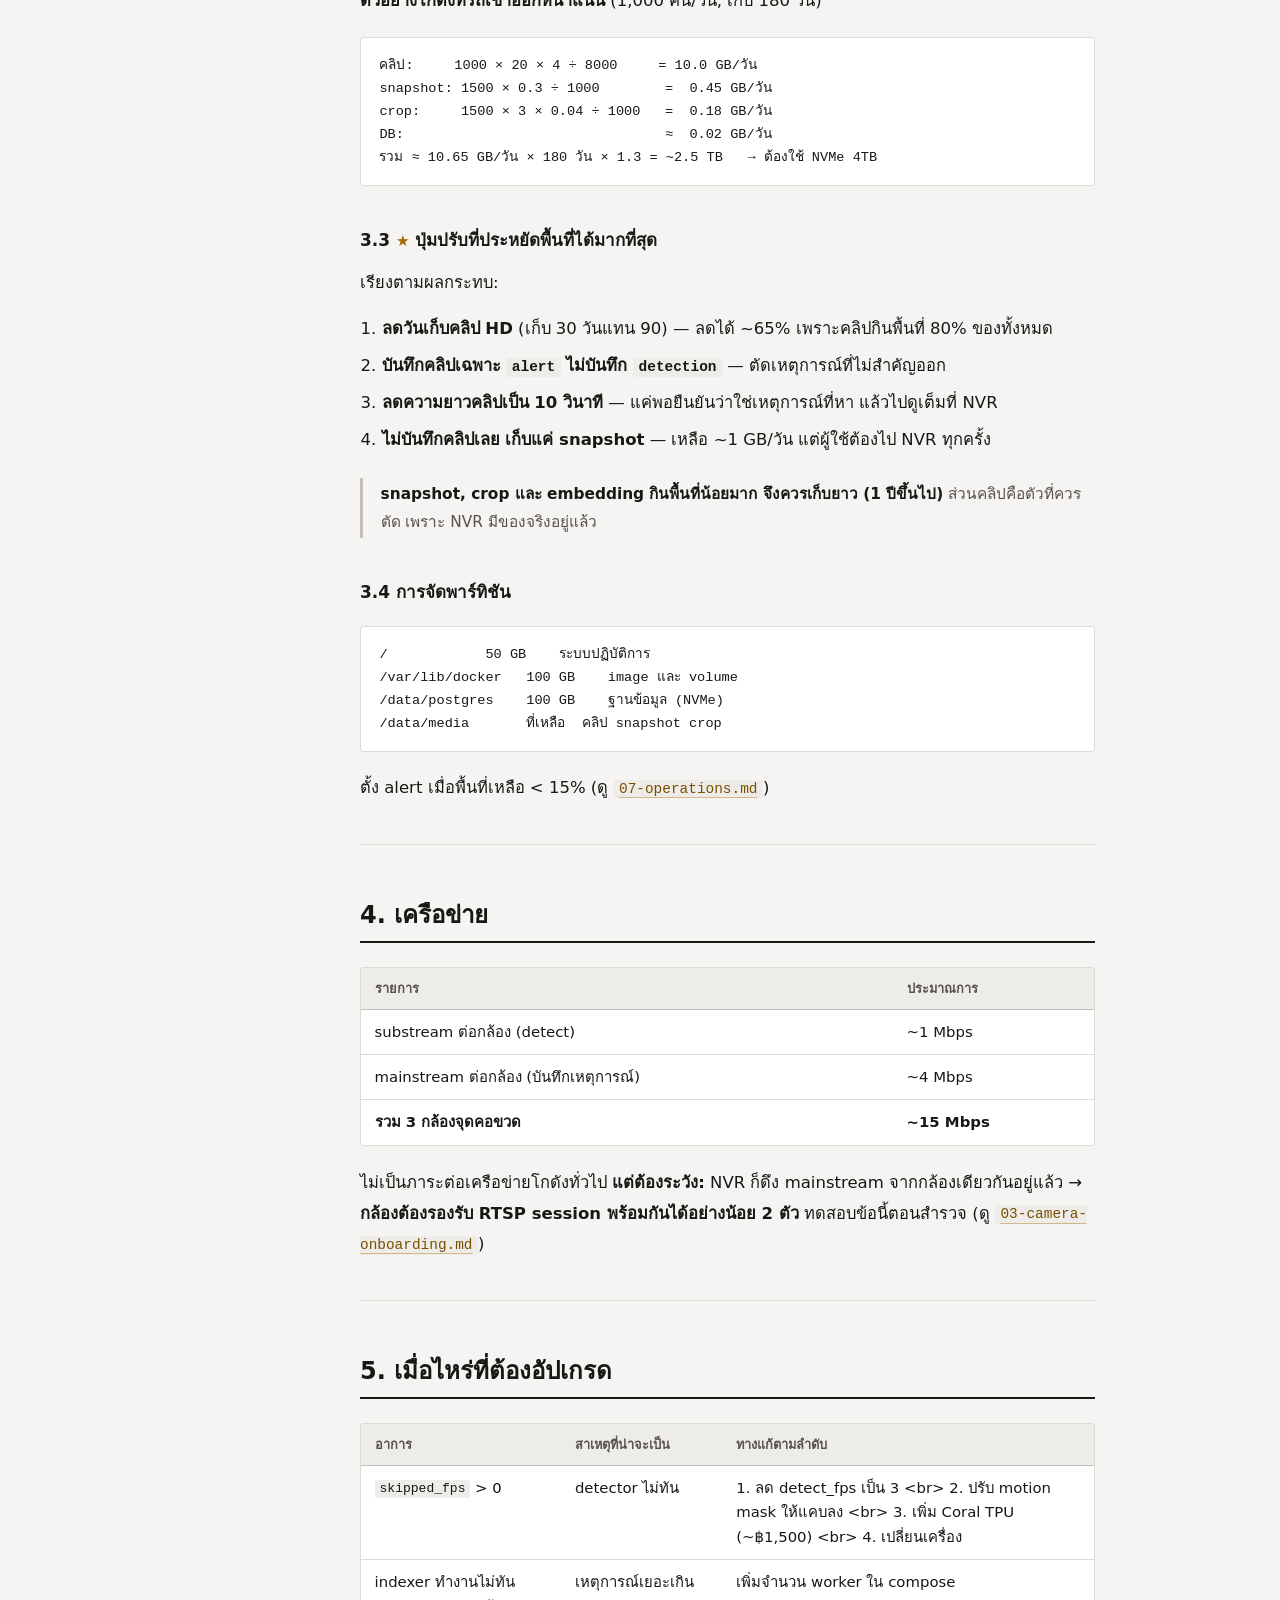
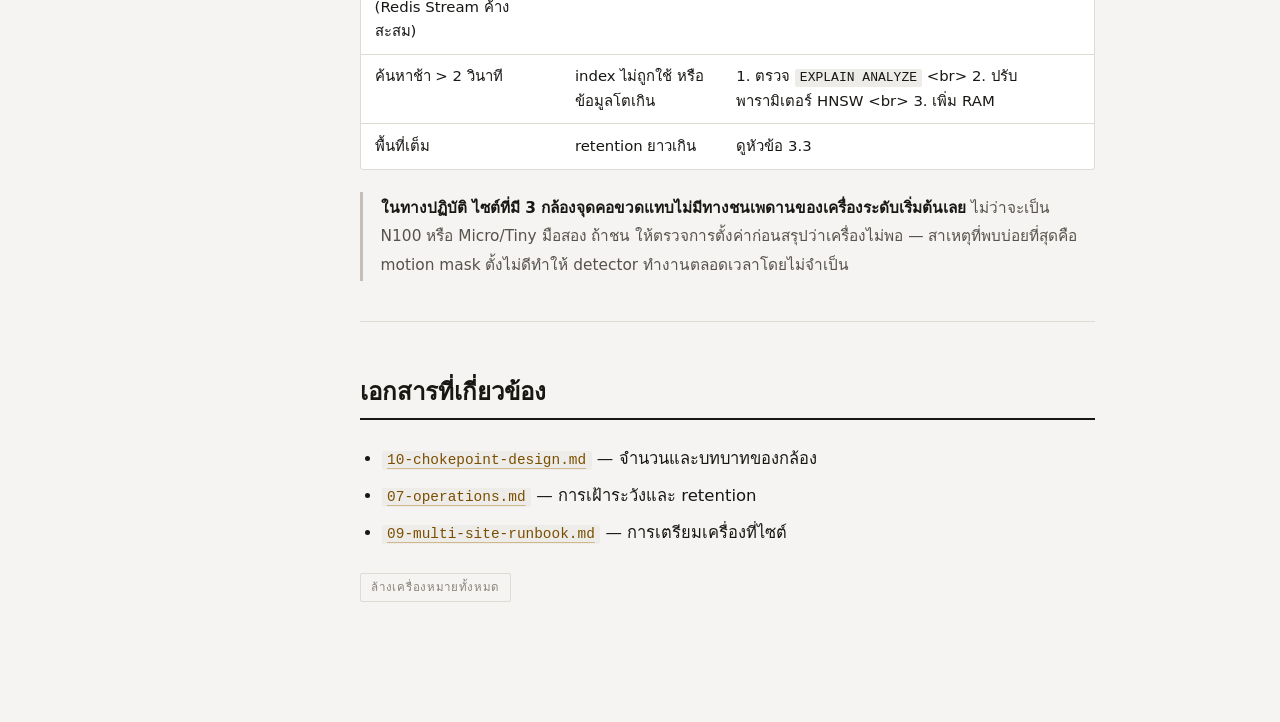
<file: docs/html/02-hardware-sizing.html>
<!doctype html>
<html lang="th">
<head>
<meta charset="utf-8">
<meta name="viewport" content="width=device-width, initial-scale=1">
<title>02 — การจัดขนาดเครื่องและพื้นที่จัดเก็บ — ระบบดัชนีสืบค้นภาพ</title>
<style>
:root {
  --ground:#F5F4F2; --surface:#FFFFFF; --surface-2:#EEECE8;
  --ink:#191714; --ink-2:#57524B; --ink-3:#8A837A;
  --rule:#DEDAD4; --rule-strong:#C4BEB5;
  --accent:#A66A00; --accent-ink:#7A4E00; --accent-wash:#F8F0DE;
  --pass:#216B45; --pass-wash:#E4F0E9; --fail:#A32219; --fail-wash:#F8E6E4;
  --shadow:0 1px 2px rgba(25,23,20,.05), 0 8px 24px -16px rgba(25,23,20,.28);
  --font-th:"Leelawadee UI","Noto Sans Thai","Thonburi","Sarabun","Segoe UI",Tahoma,system-ui,sans-serif;
  --font-mono:ui-monospace,"SF Mono","Cascadia Mono","Segoe UI Mono","Roboto Mono",Menlo,Consolas,monospace;
  --measure:70ch; --rail:16rem;
}
@media (prefers-color-scheme: dark) {
  :root {
    --ground:#141210; --surface:#1C1917; --surface-2:#24201C;
    --ink:#EFEAE2; --ink-2:#ADA49A; --ink-3:#7C736A;
    --rule:#332D27; --rule-strong:#4A423A;
    --accent:#E0A648; --accent-ink:#EFC077; --accent-wash:#2C2313;
    --pass:#5FBF8C; --pass-wash:#16301F; --fail:#E5796C; --fail-wash:#331A17;
    --shadow:0 1px 2px rgba(0,0,0,.4), 0 8px 24px -16px rgba(0,0,0,.7);
  }
}
:root[data-theme="dark"] {
  --ground:#141210; --surface:#1C1917; --surface-2:#24201C;
  --ink:#EFEAE2; --ink-2:#ADA49A; --ink-3:#7C736A;
  --rule:#332D27; --rule-strong:#4A423A;
  --accent:#E0A648; --accent-ink:#EFC077; --accent-wash:#2C2313;
  --pass:#5FBF8C; --pass-wash:#16301F; --fail:#E5796C; --fail-wash:#331A17;
  --shadow:0 1px 2px rgba(0,0,0,.4), 0 8px 24px -16px rgba(0,0,0,.7);
}
:root[data-theme="light"] {
  --ground:#F5F4F2; --surface:#FFFFFF; --surface-2:#EEECE8;
  --ink:#191714; --ink-2:#57524B; --ink-3:#8A837A;
  --rule:#DEDAD4; --rule-strong:#C4BEB5;
  --accent:#A66A00; --accent-ink:#7A4E00; --accent-wash:#F8F0DE;
  --pass:#216B45; --pass-wash:#E4F0E9; --fail:#A32219; --fail-wash:#F8E6E4;
  --shadow:0 1px 2px rgba(25,23,20,.05), 0 8px 24px -16px rgba(25,23,20,.28);
}

* { box-sizing:border-box; }
body {
  margin:0; background:var(--ground); color:var(--ink);
  font-family:var(--font-th); font-size:16.5px; line-height:1.85;
  -webkit-font-smoothing:antialiased; text-rendering:optimizeLegibility;
}
:where(a){ color:var(--accent-ink); text-decoration-color:color-mix(in srgb, var(--accent) 40%, transparent); text-underline-offset:.22em; }
:where(a):hover{ text-decoration-color:var(--accent); }
:where(a,button,input,summary):focus-visible{ outline:2px solid var(--accent); outline-offset:3px; border-radius:3px; }

.page{ display:grid; grid-template-columns:var(--rail) minmax(0,1fr); gap:3.5rem;
       max-width:78rem; margin:0 auto; padding:0 2rem 6rem; align-items:start; }
.main{ min-width:0; max-width:var(--measure); }
@media (max-width:60rem){ .page{ grid-template-columns:minmax(0,1fr); gap:0; padding:0 1.15rem 4rem; } .main{ max-width:none; } }

.masthead{ grid-column:1/-1; border-bottom:1px solid var(--rule);
           padding:3.5rem 0 2rem; margin-bottom:2.5rem; display:flex; flex-direction:column; gap:.9rem; }
.masthead__kicker{ font-family:var(--font-mono); font-size:.72rem; letter-spacing:.14em;
                   text-transform:uppercase; color:var(--ink-3); display:flex; flex-wrap:wrap; gap:.55rem .9rem; align-items:center; }
.masthead__kicker b{ color:var(--accent-ink); font-weight:600; }
.masthead__kicker a{ color:var(--ink-3); text-decoration:none; }
.masthead__kicker a:hover{ color:var(--accent-ink); }
.masthead h1{ margin:0; font-size:clamp(1.8rem,1.2rem + 2.2vw,2.5rem); line-height:1.35;
              font-weight:700; letter-spacing:-.005em; text-wrap:balance; }
.masthead__sub{ margin:0; max-width:56ch; color:var(--ink-2); font-size:1.02rem; }

.toc{ position:sticky; top:2rem; font-size:.875rem; line-height:1.6;
      border-left:1px solid var(--rule); padding-left:1.1rem; }
.toc__label{ font-family:var(--font-mono); font-size:.68rem; letter-spacing:.14em;
             text-transform:uppercase; color:var(--ink-3); margin-bottom:.85rem; }
.toc ol{ list-style:none; margin:0; padding:0; display:flex; flex-direction:column; gap:.1rem; }
.toc li{ margin:0; }
.toc a{ display:block; padding:.3rem 0; color:var(--ink-2); text-decoration:none; border-radius:2px; }
.toc a:hover{ color:var(--ink); }
.toc a.is-active{ color:var(--accent-ink); font-weight:600; }
@media (max-width:60rem){
  .toc{ position:static; border-left:0; border:1px solid var(--rule); border-radius:3px;
        background:var(--surface); padding:1rem 1.1rem; margin-bottom:2.5rem; }
  .toc ol{ columns:2; column-gap:1.5rem; }
  .toc li{ break-inside:avoid; }
}

h2{ margin:3.4rem 0 1.5rem; padding-bottom:.55rem; border-bottom:2px solid var(--ink);
    font-size:clamp(1.25rem,1.1rem + .7vw,1.5rem); line-height:1.4; font-weight:700;
    text-wrap:balance; scroll-margin-top:1.5rem; }
.main > h2:first-child{ margin-top:0; }
h3{ margin:2.6rem 0 .9rem; font-size:1.06rem; font-weight:700; line-height:1.5; scroll-margin-top:1.5rem; }
h4{ margin:1.9rem 0 .6rem; font-size:.95rem; font-weight:700; color:var(--ink-2); }
p{ margin:0 0 1rem; }
strong{ font-weight:700; }
ul,ol{ margin:0 0 1.1rem; padding-left:1.35rem; }
li{ margin-bottom:.4rem; }
li:last-child{ margin-bottom:0; }
li > ul, li > ol { margin-top:.4rem; }
hr{ border:0; border-top:1px solid var(--rule); margin:2.5rem 0; }

/* ★ ในต้นฉบับ = ระดับความสำคัญ */
.star{ color:var(--accent); font-size:.9em; }

blockquote{ margin:1.4rem 0; padding:.1rem 0 .1rem 1.1rem;
            border-left:3px solid var(--rule-strong); color:var(--ink-2); font-size:.96rem; }
blockquote strong{ color:var(--ink); }
blockquote > :last-child{ margin-bottom:0; }
/* blockquote ที่ขึ้นต้นด้วย ★ = คำเตือนสำคัญ */
blockquote.is-flag{ background:var(--surface); border:1px solid var(--rule);
                    border-left:4px solid var(--accent); border-radius:2px;
                    padding:1.05rem 1.25rem; box-shadow:var(--shadow); color:var(--ink); }

.tw{ overflow-x:auto; margin:1.4rem 0; border:1px solid var(--rule); border-radius:3px;
     background:var(--surface); -webkit-overflow-scrolling:touch; }
table{ border-collapse:collapse; width:100%; font-size:.93rem; line-height:1.65;
       font-variant-numeric:tabular-nums; }
thead th{ background:var(--surface-2); text-align:left; font-weight:700; font-size:.8rem;
          color:var(--ink-2); padding:.6rem .85rem; border-bottom:1px solid var(--rule-strong); white-space:nowrap; }
td{ padding:.62rem .85rem; border-bottom:1px solid var(--rule); vertical-align:top; text-align:left; }
tbody tr:last-child td{ border-bottom:0; }
td:empty{ min-width:4rem; }

code{ font-family:var(--font-mono); font-size:.875em; background:var(--surface-2);
      padding:.1em .38em; border-radius:2px; }
pre{ font-family:var(--font-mono); font-size:.85rem; line-height:1.7; background:var(--surface);
     border:1px solid var(--rule); border-radius:3px; padding:1rem 1.15rem; margin:1.3rem 0;
     overflow-x:auto; color:var(--ink); font-variant-numeric:tabular-nums; }
pre code{ background:none; padding:0; font-size:1em; white-space:pre; }

/* เช็กลิสต์ติ๊กได้ จำสถานะไว้ — ใช้ li.chk เพื่อรองรับรายการซ้อนชั้น */
ul:has(> li.chk){ list-style:none; margin:1.1rem 0 1.5rem; padding:0; }
li.chk > ul{ margin:.3rem 0 .5rem 1.8rem; }
li.chk{ margin:0; }
li.chk > label{ display:flex; gap:.7rem; align-items:flex-start; padding:.5rem .7rem;
                border-radius:3px; cursor:pointer; transition:background .12s ease; }
li.chk > label:hover{ background:var(--surface-2); }
li.chk input{ appearance:none; flex:0 0 auto; width:1.05rem; height:1.05rem; margin:.38rem 0 0;
              border:1.5px solid var(--rule-strong); border-radius:2px; background:var(--surface);
              cursor:pointer; position:relative; }
li.chk input:checked{ background:var(--pass); border-color:var(--pass); }
li.chk input:checked::after{ content:""; position:absolute; left:5px; top:1px; width:4px; height:9px;
                             border:solid var(--surface); border-width:0 2px 2px 0; transform:rotate(42deg); }
li.chk input:checked + span{ color:var(--ink-3); text-decoration:line-through; text-decoration-thickness:1px; }
li.chk > label > span{ flex:1; }
.checks-reset{ font-family:var(--font-mono); font-size:.72rem; letter-spacing:.06em; background:none;
               border:1px solid var(--rule); border-radius:2px; color:var(--ink-3);
               padding:.3rem .65rem; cursor:pointer; margin:.4rem 0 1.5rem; display:inline-block; }
.checks-reset:hover{ color:var(--ink); border-color:var(--rule-strong); }

/* หน้า index */
.cards{ list-style:none; padding:0; margin:0; display:grid; gap:.65rem; }
.cards li{ margin:0; }
.cards a{ display:flex; gap:1rem; align-items:baseline; text-decoration:none; color:inherit;
          background:var(--surface); border:1px solid var(--rule); border-radius:3px;
          padding:.9rem 1.1rem; transition:border-color .12s ease, transform .12s ease; }
.cards a:hover{ border-color:var(--accent); transform:translateX(2px); }
.cards .n{ font-family:var(--font-mono); font-size:.85rem; color:var(--ink-3); font-variant-numeric:tabular-nums; }
.cards .t{ font-weight:700; display:block; margin-bottom:.1rem; }
.cards .d{ color:var(--ink-2); font-size:.92rem; display:block; line-height:1.6; }
.cards .is-key .t{ color:var(--accent-ink); }
.cards a.is-key{ border-left:3px solid var(--accent); }

@media print{
  :root{ --ground:#fff; --surface:#fff; --surface-2:#f2f2f2; --ink:#000; --ink-2:#333; --ink-3:#666;
         --rule:#bbb; --rule-strong:#888; --accent:#000; --accent-ink:#000; --accent-wash:#f4f4f4; --shadow:none; }
  body{ font-size:10.5pt; line-height:1.65; }
  .toc,.checks-reset{ display:none; }
  .page{ display:block; max-width:none; padding:0; }
  h2,h3,h4{ page-break-after:avoid; }
  .tw,pre,blockquote{ page-break-inside:avoid; }
  a{ text-decoration:none; color:#000; }
}
@media (prefers-reduced-motion: reduce){ *{ animation:none !important; transition:none !important; scroll-behavior:auto !important; } }
html{ scroll-behavior:smooth; }
</style>
</head>
<body data-doc="02-hardware-sizing">
<div class="page">
  <header class="masthead">
    <div class="masthead__kicker">
      <span>เอกสาร 02</span><span>·</span><span>ระบบดัชนีสืบค้นภาพจากกล้องวงจรปิด</span><span>·</span><a href="index.html"><b>สารบัญทั้งหมด</b></a>
    </div>
    <h1>การจัดขนาดเครื่องและพื้นที่จัดเก็บ</h1>
    
  </header>
  <nav class="toc" aria-label="สารบัญ">
    <div class="toc__label">สารบัญ</div>
    <ol>
      <li><a href="#1-เลือกเครื่อง">1. เลือกเครื่อง</a></li>
      <li><a href="#2-คำนวณภาระประมวลผล">2. คำนวณภาระประมวลผล</a></li>
      <li><a href="#3-พื้นที่จัดเก็บ">3. พื้นที่จัดเก็บ</a></li>
      <li><a href="#4-เครือข่าย">4. เครือข่าย</a></li>
      <li><a href="#5-เมื่อไหร่ที่ต้องอัปเกรด">5. เมื่อไหร่ที่ต้องอัปเกรด</a></li>
      <li><a href="#เอกสารที่เกี่ยวข้อง">เอกสารที่เกี่ยวข้อง</a></li>
    </ol>
  </nav>
  <main class="main">
<hr />
<h2 id="1-เลือกเครื่อง">1. เลือกเครื่อง</h2>
<p>ระบบวิเคราะห์เฉพาะกล้องจุดคอขวด <strong>2–4 ตัวต่อไซต์</strong> (ดู <a href="10-chokepoint-design.html"><code>10-chokepoint-design.md</code></a>) ภาระประมวลผลจึงต่ำกว่าที่คนส่วนใหญ่คาดมาก — งบเครื่องจึงควรน้อยที่สุดเท่าที่ยังผ่านเกณฑ์ แล้ว <strong>ย้ายส่วนต่างไปลงกล้อง LPR</strong> ซึ่งให้ผลตอบแทนต่อบาทสูงกว่ามาก</p>
<h3 id="1-1-สี่ทางเลือก">1.1 สี่ทางเลือก</h3>
<div class="tw"><table>
<thead>
<tr>
<th>ทาง</th>
<th>ราคาโดยประมาณ</th>
<th>idle power</th>
<th>เหมาะกับ</th>
</tr>
</thead>
<tbody>
<tr>
<td><strong>Micro/Tiny มือสอง (ซีพียูรุ่นลงท้าย T)</strong></td>
<td><strong>฿5,000–6,500</strong></td>
<td><strong>~15–18W</strong></td>
<td><strong>งบจำกัด ต้องการประหยัดไฟ — แนะนำ</strong></td>
</tr>
<tr>
<td>SFF/Tower มือสอง (ซีพียูปกติ)</td>
<td>฿4,000–5,000</td>
<td>~20–25W</td>
<td>งบต่ำสุด ไม่ติดเรื่องขนาดตัวเครื่อง</td>
</tr>
<tr>
<td>N100 / N305 กล่องจีนใหม่</td>
<td>฿7,800–8,990</td>
<td>~6–10W</td>
<td>ไม่อยากยุ่งกับของมือสอง ประหยัดไฟสุด</td>
</tr>
<tr>
<td>Intel i3/i5 12–13th gen ใหม่, RAM 16–32GB</td>
<td>฿15,000–25,000</td>
<td>—</td>
<td>เผื่อเพิ่มกล้องระดับ B ภายหลัง</td>
</tr>
</tbody>
</table></div>
<blockquote>
<p>ราคา N100 กล่องจีนในตลาดไทยจริงอยู่ที่ <strong>~฿7,800–8,990</strong> (ตัวเลข ฿7,000 ที่เคยระบุไว้ต่ำกว่าราคาตลาดจริง) แพงกว่า Micro/Tiny มือสองพอสมควร โดยได้เพิ่มมาแค่ idle power ที่ต่ำกว่า ~5–8W ซึ่งคิดเป็นค่าไฟต่างกันไม่ถึง ฿1,000 ตลอด 3 ปี — <strong>ไม่คุ้มกับส่วนต่างราคาที่เอาไปลงกล้อง LPR ได้มากกว่า</strong></p>
</blockquote>
<h3 id="1-2-ข้อกำหนดขั้นต่ำที่ห้ามลดลง">1.2 ข้อกำหนดขั้นต่ำที่ห้ามลดลง</h3>
<div class="tw"><table>
<thead>
<tr>
<th>รายการ</th>
<th>ค่าขั้นต่ำ</th>
<th>เหตุผล</th>
</tr>
</thead>
<tbody>
<tr>
<td>CPU รองรับ <strong>AVX + AVX2</strong></td>
<td>จำเป็น</td>
<td>Frigate 0.17 บังคับใช้ และโมเดล ONNX/OpenVINO ต้องใช้</td>
</tr>
<tr>
<td><strong>Intel iGPU</strong> (มี <code>/dev/dri/renderD128</code>)</td>
<td>จำเป็น — Gen 6 ขึ้นไป</td>
<td>decode วิดีโอด้วย VAAPI/QSV และรัน detector ผ่าน OpenVINO</td>
</tr>
<tr>
<td>RAM</td>
<td>8GB ขึ้นไป</td>
<td>stack ทั้งหมดใช้ราว 6GB (Frigate + Postgres + Redis + indexer) — เพิ่มเป็น 16GB ตอนเข้าเฟส 4 (ใบหน้า)</td>
</tr>
<tr>
<td>ที่เก็บข้อมูลระบบ</td>
<td>SSD (SATA หรือ NVMe)</td>
<td>Postgres เขียนบ่อย — <strong>ห้ามลง OS/DB บน HDD</strong></td>
</tr>
<tr>
<td>Ethernet</td>
<td>Gigabit</td>
<td></td>
</tr>
</tbody>
</table></div>
<h3 id="1-3-กับดักตอนซื้อมือสอง-ซีพียูไม่มี-avx2">1.3 <span class="star">★</span><span class="star">★</span> กับดักตอนซื้อมือสอง: ซีพียูไม่มี AVX2</h3>
<p>ซีพียูตระกูลประหยัดไฟราคาถูกหลายรุ่นที่เจอบ่อยตามร้านมือสอง <strong>ไม่มี AVX2</strong> และ <strong>รัน Frigate 0.17 ไม่ได้เลย</strong></p>
<div class="tw"><table>
<thead>
<tr>
<th><span class="star">★</span> ห้ามซื้อ</th>
<th>สถาปัตยกรรม</th>
<th>ปัญหา</th>
</tr>
</thead>
<tbody>
<tr>
<td>Celeron J4125 / J4105</td>
<td>Gemini Lake</td>
<td>ไม่มี AVX2</td>
</tr>
<tr>
<td>Celeron N5105 / N5095</td>
<td>Jasper Lake</td>
<td>ไม่มี AVX2</td>
</tr>
<tr>
<td>Celeron J1900 / N3350 / N4000</td>
<td>รุ่นเก่ากว่า</td>
<td>ไม่มี AVX2</td>
</tr>
</tbody>
</table></div>
<p>ซีพียูกลุ่มนี้มักโผล่มาเป็นอันดับแรกเวลาค้นหา &quot;mini pc ราคาถูก&quot; เพราะราคาล่อใจมาก (~฿3,000–5,000) แต่ซื้อมาแล้วใช้กับระบบนี้ไม่ได้เลย <strong>ต้องเช็กรุ่นซีพียูให้ชัดก่อนโอนเงินทุกครั้ง</strong></p>
<h3 id="1-4-วิธีได้เครื่องประหยัดไฟในงบจำกัด-มองหาเลข-t-ต่อท้าย">1.4 <span class="star">★</span> วิธีได้เครื่องประหยัดไฟในงบจำกัด: มองหาเลข &quot;T&quot; ต่อท้าย</h3>
<p>ซีพียู Intel สายธุรกิจ (OptiPlex / ThinkCentre / EliteDesk) มีสองเวอร์ชันสเปกเดียวกัน ต่างแค่ TDP:</p>
<div class="tw"><table>
<thead>
<tr>
<th>รุ่น</th>
<th>ตัวอย่าง</th>
<th>TDP</th>
<th>ใช้ในฟอร์มแฟกเตอร์</th>
</tr>
</thead>
<tbody>
<tr>
<td>ปกติ</td>
<td>i5-8400</td>
<td>65W</td>
<td>SFF / Tower — ตัวใหญ่</td>
</tr>
<tr>
<td><strong>ลงท้าย T</strong></td>
<td><strong>i5-8500T</strong></td>
<td><strong>35W</strong></td>
<td><strong>Micro / Tiny / Mini — ตัวเล็ก</strong></td>
</tr>
</tbody>
</table></div>
<p>วัดจริงจาก <a href="https://www.servethehome.com/dell-optiplex-7060-micro-tinyminimicro-at-65w-tdp-cpu-overview/3/">ServeTheHome</a>: Dell OptiPlex Micro กับ i5-8500T กิน <strong>idle ~18W</strong> เทียบ SFF ตัวปกติ ~20–25W และตัวเรือนเล็กพอวางในตู้ควบคุมหน้าประตูได้</p>
<p><strong>รุ่นที่ควรมองหา (มือสองในไทย)</strong></p>
<div class="tw"><table>
<thead>
<tr>
<th>ตระกูล</th>
<th>รุ่น</th>
<th>ซีพียูที่ต้องการ</th>
</tr>
</thead>
<tbody>
<tr>
<td>Dell OptiPlex <strong>Micro</strong></td>
<td>3060 / 5060 / 7060 / 3070 / 5070 Micro</td>
<td>i5-6500T / 7500T / 8500T / 9500T</td>
</tr>
<tr>
<td>Lenovo ThinkCentre <strong>Tiny</strong></td>
<td>M720q / M920q / M70q</td>
<td>i5-6500T / 8500T / 9500T</td>
</tr>
<tr>
<td>HP EliteDesk/ProDesk <strong>Mini</strong></td>
<td>800 G3 / G4 / G5 Mini</td>
<td>i5-6500T / 8500T / 9500T</td>
</tr>
</tbody>
</table></div>
<p>ทุกตัวมี iGPU UHD 630 หรือใกล้เคียง ผ่านเกณฑ์ AVX2 + OpenVINO เหมือนกันหมด</p>
<p><strong>คำค้นหาที่ใช้ได้ผล</strong> — ร้านมือสองไทยมักไม่เขียนคำว่า &quot;Micro&quot;/&quot;Tiny&quot; ตรง ๆ ลองค้น:</p>
<pre><code>optiplex micro มือสอง
thinkcentre tiny มือสอง
elitedesk mini มือสอง
mini pc ออฟฟิศ i5 8500t
</code></pre>
<p>ดูได้ทั้ง Facebook Marketplace, กลุ่มคอมมือสอง, ร้านมือสองแถวบ้านหม้อ/พันทิปพลาซ่า — เป็นของเหลือจากองค์กรที่เปลี่ยนรอบเครื่อง เข้าตลาดมือสองสม่ำเสมอ</p>
<h3 id="1-5-เช็กลิสต์ก่อนซื้อมือสอง">1.5 <span class="star">★</span> เช็กลิสต์ก่อนซื้อมือสอง</h3>
<ul>
<li class="chk"><label><input type="checkbox"><span><strong>ขอรุ่นซีพียูให้ชัด</strong> — ต้องไม่ใช่รุ่นในตาราง 1.3 และถ้าต้องการประหยัดไฟต้องลงท้าย T</span></label></li>
<li class="chk"><label><input type="checkbox"><span>ถ้าคนขายไม่รู้รุ่น ขอ <strong>Service Tag</strong> (Dell) หรือชื่อรุ่นเครื่องแล้วเช็กสเปกจากเว็บผู้ผลิตเอง — อย่าเชื่อคำว่า &quot;รุ่นใหม่&quot; เฉย ๆ</span></label></li>
<li class="chk"><label><input type="checkbox"><span>ฟอร์มแฟกเตอร์ต้องเป็น <strong>Micro/Tiny/Mini</strong> ถ้าต้องการประหยัดไฟ (ไม่ใช่ SFF/Tower)</span></label></li>
<li class="chk"><label><input type="checkbox"><span>มีช่อง <strong>M.2 NVMe หรือ SATA</strong> สำหรับใส่ SSD เพิ่ม (ถ้าไม่มี M.2 ใช้ SATA SSD แทนได้)</span></label></li>
<li class="chk"><label><input type="checkbox"><span>RAM กี่แถว เหลือช่องว่างกี่ช่องสำหรับอัปเกรดภายหลัง</span></label></li>
<li class="chk"><label><input type="checkbox"><span>ถ้ามี SSD/HDD ติดมา <strong>ขอดูค่า SMART</strong> — ชั่วโมงใช้งาน, reallocated sector</span></label></li>
</ul>
<h3 id="1-6-กรณี-hdd-ติดเครื่องมาด้วย">1.6 กรณี HDD ติดเครื่องมาด้วย</h3>
<p>ไม่ต้องทิ้ง — ใช้แยกหน้าที่กับ SSD ที่ซื้อเพิ่มตามหลักการในหัวข้อ 3.4:</p>
<pre><code>SSD (ซื้อเพิ่ม)   →  OS + Postgres + crop     ← ต้องเร็ว
HDD (ติดมากับเครื่อง) →  คลิปวิดีโอ /data/media   ← เขียนเรียง ไม่ต้องเร็ว
</code></pre>
<h3 id="1-7-ควรใช้งบไปกับอะไร">1.7 <span class="star">★</span> ควรใช้งบไปกับอะไร</h3>
<pre><code>งบต่อไซต์ ~฿27,000 (เครื่องมือสองประหยัดไฟ + SSD)

   เครื่องประมวลผล    ▓▓                          ~฿6,000   (22%)
   กล้อง LPR + ไฟ      ▓▓▓▓▓▓▓▓▓▓▓▓▓             ~฿15,000  (56%)
   งานติดตั้ง/โยธา     ▓▓▓▓▓▓                     ~฿6,000   (22%)
</code></pre>
<p><strong>การประหยัดค่ากล้อง LPR ลง ฿3,000 แล้วทำให้ความแม่นตกจาก 95% เหลือ 75% ไม่คุ้ม</strong> เพราะทำให้ทั้งระบบเสียคุณค่า — ในขณะที่การเปลี่ยนเครื่องประมวลผลจากมือสองประหยัดงบเป็นรุ่นแพงกว่า แทบไม่ช่วยอะไรเลยเมื่อมีแค่ 3 กล้อง</p>
<hr />
<h2 id="2-คำนวณภาระประมวลผล">2. คำนวณภาระประมวลผล</h2>
<h3 id="2-1-frigate-ทำงานต่อเฟรม">2.1 Frigate (ทำงานต่อเฟรม)</h3>
<div class="tw"><table>
<thead>
<tr>
<th>งาน</th>
<th>ต้นทุน</th>
</tr>
</thead>
<tbody>
<tr>
<td>decode substream 640×480</td>
<td>~2–3% CPU ต่อกล้อง (ผ่าน iGPU)</td>
</tr>
<tr>
<td>motion detection</td>
<td>~1–2% CPU ต่อกล้อง</td>
</tr>
<tr>
<td>object detection (OpenVINO, ทำเฉพาะตอนมี motion)</td>
<td>10–20 ms ต่อครั้ง</td>
</tr>
</tbody>
</table></div>
<p><strong>สูตรประมาณ</strong></p>
<pre><code>inference ต่อวินาที = จำนวนกล้อง × detect_fps × สัดส่วนเวลาที่มี motion
</code></pre>
<p>ตัวอย่างที่ประตูโกดัง: 3 กล้อง × 5 fps × 20% (มีรถผ่านเป็นช่วง ๆ) = <strong>3 inference/วินาที</strong>
ความสามารถของเครื่องระดับเริ่มต้น (N100 หรือ Micro/Tiny มือสอง i5-T series) ≈ 50–100 inference/วินาที → <strong>เหลือหัวเยอะมาก</strong></p>
<blockquote>
<p>ตัวเลขในหัวข้อนี้อิงจาก N100 (4 E-core) เป็นกรณีระวังที่สุด — ถ้าใช้เครื่องมือสอง i5-*T (6 คอร์จริง) ตามหัวข้อ 1.4 จะเร็วกว่านี้พอสมควร</p>
</blockquote>
<h3 id="2-2-indexer-ทำงานต่อเหตุการณ์-ไม่ใช่ต่อเฟรม">2.2 Indexer (ทำงานต่อเหตุการณ์ ไม่ใช่ต่อเฟรม)</h3>
<div class="tw"><table>
<thead>
<tr>
<th>งาน</th>
<th>เวลาต่อครั้งบนเครื่องระดับเริ่มต้น (N100)</th>
</tr>
</thead>
<tbody>
<tr>
<td>face detect + ArcFace embedding</td>
<td>40–60 ms</td>
</tr>
<tr>
<td>vehicle attributes + re-ID</td>
<td>~20 ms</td>
</tr>
<tr>
<td>plate detect + Thai OCR</td>
<td>150–300 ms</td>
</tr>
<tr>
<td><strong>รวมต่อ 1 เหตุการณ์รถ</strong></td>
<td><strong>~200–350 ms</strong></td>
</tr>
</tbody>
</table></div>
<p><strong>ปริมาณงานจริงที่โกดัง:</strong> สมมติรถเข้า-ออก 300 คัน/วัน + คนเดิน 200 คน/วัน
→ ~500 เหตุการณ์/วัน × 0.3 วินาที = <strong>~2.5 นาทีของงาน AI ต่อวัน</strong></p>
<blockquote>
<p>นี่คือเหตุผลที่ event-driven ทำให้ CPU-only เป็นไปได้ — เครื่องว่างเกือบตลอดเวลา</p>
</blockquote>
<h3 id="2-3-ตัวชี้วัดที่ต้องเฝ้าดู">2.3 ตัวชี้วัดที่ต้องเฝ้าดู</h3>
<p>ดูที่ <code>http://&lt;ip&gt;:5000/api/stats</code></p>
<div class="tw"><table>
<thead>
<tr>
<th>ตัวชี้วัด</th>
<th>เกณฑ์</th>
<th>ถ้าไม่ผ่านแปลว่า</th>
</tr>
</thead>
<tbody>
<tr>
<td><code>inference_speed</code></td>
<td>&lt; 25 ms</td>
<td>detector ช้าเกิน — ตรวจว่าใช้ iGPU จริงไหม</td>
</tr>
<tr>
<td><code>camera_fps</code></td>
<td>ตรงกับที่ตั้ง</td>
<td>กล้องส่งไม่ทัน หรือเครือข่ายมีปัญหา</td>
</tr>
<tr>
<td><strong><code>skipped_fps</code></strong></td>
<td><strong>= 0</strong></td>
<td><strong>เครื่องไม่ไหว — ต้องลด fps หรือเพิ่มเครื่อง</strong></td>
</tr>
<tr>
<td><code>detection_fps</code></td>
<td>ตามความหนาแน่นจริง</td>
<td>ถ้าสูงผิดปกติ = motion mask ตั้งไม่ดี</td>
</tr>
</tbody>
</table></div>
<hr />
<h2 id="3-พื้นที่จัดเก็บ">3. พื้นที่จัดเก็บ</h2>
<h3 id="3-1-ต่อไซต์-3-กล้องจุดคอขวด">3.1 ต่อไซต์ (3 กล้องจุดคอขวด)</h3>
<div class="tw"><table>
<thead>
<tr>
<th>ข้อมูล</th>
<th>สูตรคำนวณ</th>
<th>ประมาณการ</th>
</tr>
</thead>
<tbody>
<tr>
<td>คลิป HD เฉพาะเหตุการณ์ที่ประตู</td>
<td>300 เหตุการณ์/วัน × 20 วิ × 4 Mbps ≈ 3 GB/วัน</td>
<td><strong>~270 GB ที่ 90 วัน</strong></td>
</tr>
<tr>
<td>snapshot เต็มเฟรม</td>
<td>500/วัน × 300 KB ≈ 150 MB/วัน</td>
<td>~55 GB ที่ 1 ปี</td>
</tr>
<tr>
<td>crop (หน้า/รถ/ป้าย)</td>
<td>1,500/วัน × 40 KB ≈ 60 MB/วัน</td>
<td>~22 GB ที่ 1 ปี</td>
</tr>
<tr>
<td>Postgres (metadata)</td>
<td>~2 KB/เหตุการณ์</td>
<td>~1 GB ที่ 1 ปี</td>
</tr>
<tr>
<td>embedding</td>
<td>512-d float32 = 2 KB + index</td>
<td>~5 GB ที่ 1 ปี</td>
</tr>
<tr>
<td><strong>รวม</strong></td>
<td></td>
<td><strong>~350 GB → NVMe 1TB เพียงพอมาก</strong></td>
</tr>
</tbody>
</table></div>
<h3 id="3-2-สูตรสำหรับคำนวณไซต์ของคุณเอง">3.2 สูตรสำหรับคำนวณไซต์ของคุณเอง</h3>
<pre><code>พื้นที่ต่อวัน (GB) ≈
      (เหตุการณ์รถต่อวัน × ความยาวคลิป(วิ) × bitrate(Mbps) ÷ 8000)      ← คลิป
    + (เหตุการณ์ทั้งหมดต่อวัน × 0.3 MB ÷ 1000)                          ← snapshot
    + (เหตุการณ์ทั้งหมดต่อวัน × 3 × 0.04 MB ÷ 1000)                     ← crop
    + (เหตุการณ์ทั้งหมดต่อวัน × 0.01 MB ÷ 1000)                         ← DB + embedding

พื้นที่ที่ต้องมี = พื้นที่ต่อวัน × วันที่เก็บ × 1.3   (เผื่อ 30%)
</code></pre>
<p><strong>ตัวอย่างโกดังที่รถเข้าออกหนาแน่น</strong> (1,000 คัน/วัน, เก็บ 180 วัน)</p>
<pre><code>คลิป:     1000 × 20 × 4 ÷ 8000     = 10.0 GB/วัน
snapshot: 1500 × 0.3 ÷ 1000        =  0.45 GB/วัน
crop:     1500 × 3 × 0.04 ÷ 1000   =  0.18 GB/วัน
DB:                                ≈  0.02 GB/วัน
รวม ≈ 10.65 GB/วัน × 180 วัน × 1.3 = ~2.5 TB   → ต้องใช้ NVMe 4TB
</code></pre>
<h3 id="3-3-ปุ่มปรับที่ประหยัดพื้นที่ได้มากที่สุด">3.3 <span class="star">★</span> ปุ่มปรับที่ประหยัดพื้นที่ได้มากที่สุด</h3>
<p>เรียงตามผลกระทบ:</p>
<ol>
<li><strong>ลดวันเก็บคลิป HD</strong> (เก็บ 30 วันแทน 90) — ลดได้ ~65% เพราะคลิปกินพื้นที่ 80% ของทั้งหมด</li>
<li><strong>บันทึกคลิปเฉพาะ <code>alert</code> ไม่บันทึก <code>detection</code></strong> — ตัดเหตุการณ์ที่ไม่สำคัญออก</li>
<li><strong>ลดความยาวคลิปเป็น 10 วินาที</strong> — แค่พอยืนยันว่าใช่เหตุการณ์ที่หา แล้วไปดูเต็มที่ NVR</li>
<li><strong>ไม่บันทึกคลิปเลย เก็บแค่ snapshot</strong> — เหลือ ~1 GB/วัน แต่ผู้ใช้ต้องไป NVR ทุกครั้ง</li>
</ol>
<blockquote>
<p><strong>snapshot, crop และ embedding กินพื้นที่น้อยมาก จึงควรเก็บยาว (1 ปีขึ้นไป)</strong>
ส่วนคลิปคือตัวที่ควรตัด เพราะ NVR มีของจริงอยู่แล้ว</p>
</blockquote>
<h3 id="3-4-การจัดพาร์ทิชัน">3.4 การจัดพาร์ทิชัน</h3>
<pre><code>/            50 GB    ระบบปฏิบัติการ
/var/lib/docker   100 GB    image และ volume
/data/postgres    100 GB    ฐานข้อมูล (NVMe)
/data/media       ที่เหลือ  คลิป snapshot crop
</code></pre>
<p>ตั้ง alert เมื่อพื้นที่เหลือ &lt; 15% (ดู <a href="07-operations.html"><code>07-operations.md</code></a>)</p>
<hr />
<h2 id="4-เครือข่าย">4. เครือข่าย</h2>
<div class="tw"><table>
<thead>
<tr>
<th>รายการ</th>
<th>ประมาณการ</th>
</tr>
</thead>
<tbody>
<tr>
<td>substream ต่อกล้อง (detect)</td>
<td>~1 Mbps</td>
</tr>
<tr>
<td>mainstream ต่อกล้อง (บันทึกเหตุการณ์)</td>
<td>~4 Mbps</td>
</tr>
<tr>
<td><strong>รวม 3 กล้องจุดคอขวด</strong></td>
<td><strong>~15 Mbps</strong></td>
</tr>
</tbody>
</table></div>
<p>ไม่เป็นภาระต่อเครือข่ายโกดังทั่วไป <strong>แต่ต้องระวัง:</strong> NVR ก็ดึง mainstream จากกล้องเดียวกันอยู่แล้ว → <strong>กล้องต้องรองรับ RTSP session พร้อมกันได้อย่างน้อย 2 ตัว</strong> ทดสอบข้อนี้ตอนสำรวจ (ดู <a href="03-camera-onboarding.html"><code>03-camera-onboarding.md</code></a>)</p>
<hr />
<h2 id="5-เมื่อไหร่ที่ต้องอัปเกรด">5. เมื่อไหร่ที่ต้องอัปเกรด</h2>
<div class="tw"><table>
<thead>
<tr>
<th>อาการ</th>
<th>สาเหตุที่น่าจะเป็น</th>
<th>ทางแก้ตามลำดับ</th>
</tr>
</thead>
<tbody>
<tr>
<td><code>skipped_fps</code> &gt; 0</td>
<td>detector ไม่ทัน</td>
<td>1. ลด detect_fps เป็น 3 &lt;br&gt; 2. ปรับ motion mask ให้แคบลง &lt;br&gt; 3. เพิ่ม Coral TPU (~฿1,500) &lt;br&gt; 4. เปลี่ยนเครื่อง</td>
</tr>
<tr>
<td>indexer ทำงานไม่ทัน (Redis Stream ค้างสะสม)</td>
<td>เหตุการณ์เยอะเกิน</td>
<td>เพิ่มจำนวน worker ใน compose</td>
</tr>
<tr>
<td>ค้นหาช้า &gt; 2 วินาที</td>
<td>index ไม่ถูกใช้ หรือข้อมูลโตเกิน</td>
<td>1. ตรวจ <code>EXPLAIN ANALYZE</code> &lt;br&gt; 2. ปรับพารามิเตอร์ HNSW &lt;br&gt; 3. เพิ่ม RAM</td>
</tr>
<tr>
<td>พื้นที่เต็ม</td>
<td>retention ยาวเกิน</td>
<td>ดูหัวข้อ 3.3</td>
</tr>
</tbody>
</table></div>
<blockquote>
<p><strong>ในทางปฏิบัติ ไซต์ที่มี 3 กล้องจุดคอขวดแทบไม่มีทางชนเพดานของเครื่องระดับเริ่มต้นเลย</strong> ไม่ว่าจะเป็น N100 หรือ Micro/Tiny มือสอง
ถ้าชน ให้ตรวจการตั้งค่าก่อนสรุปว่าเครื่องไม่พอ — สาเหตุที่พบบ่อยที่สุดคือ motion mask ตั้งไม่ดีทำให้ detector ทำงานตลอดเวลาโดยไม่จำเป็น</p>
</blockquote>
<hr />
<h2 id="เอกสารที่เกี่ยวข้อง">เอกสารที่เกี่ยวข้อง</h2>
<ul>
<li><a href="10-chokepoint-design.html"><code>10-chokepoint-design.md</code></a> — จำนวนและบทบาทของกล้อง</li>
<li><a href="07-operations.html"><code>07-operations.md</code></a> — การเฝ้าระวังและ retention</li>
<li><a href="09-multi-site-runbook.html"><code>09-multi-site-runbook.md</code></a> — การเตรียมเครื่องที่ไซต์</li>
</ul>

<button class="checks-reset" type="button">ล้างเครื่องหมายทั้งหมด</button>

  </main>
</div>
<script>
(function () {
  "use strict";
  var KEY = "docs-checks-" + (document.body.getAttribute("data-doc") || "x");
  var boxes = Array.prototype.slice.call(document.querySelectorAll("li.chk input"));
  var saved = {};
  try { saved = JSON.parse(localStorage.getItem(KEY)) || {}; } catch (e) { saved = {}; }
  boxes.forEach(function (box, i) {
    if (saved[i]) box.checked = true;
    box.addEventListener("change", function () {
      saved[i] = box.checked;
      try { localStorage.setItem(KEY, JSON.stringify(saved)); } catch (e) {}
    });
  });
  var reset = document.querySelector(".checks-reset");
  if (reset) reset.addEventListener("click", function () {
    boxes.forEach(function (b) { b.checked = false; });
    saved = {};
    try { localStorage.removeItem(KEY); } catch (e) {}
  });

  var links = {};
  Array.prototype.forEach.call(document.querySelectorAll(".toc a"), function (a) {
    links[a.getAttribute("href").slice(1)] = a;
  });
  var heads = document.querySelectorAll(".main h2");
  if (!heads.length || !window.IntersectionObserver) return;
  var io = new IntersectionObserver(function (entries) {
    entries.forEach(function (e) {
      var link = links[e.target.id];
      if (!link || !e.isIntersecting) return;
      Object.keys(links).forEach(function (k) { links[k].classList.remove("is-active"); });
      link.classList.add("is-active");
    });
  }, { rootMargin: "-8% 0px -80% 0px" });
  Array.prototype.forEach.call(heads, function (h) { io.observe(h); });
})();
</script>
</body>
</html>
</file>
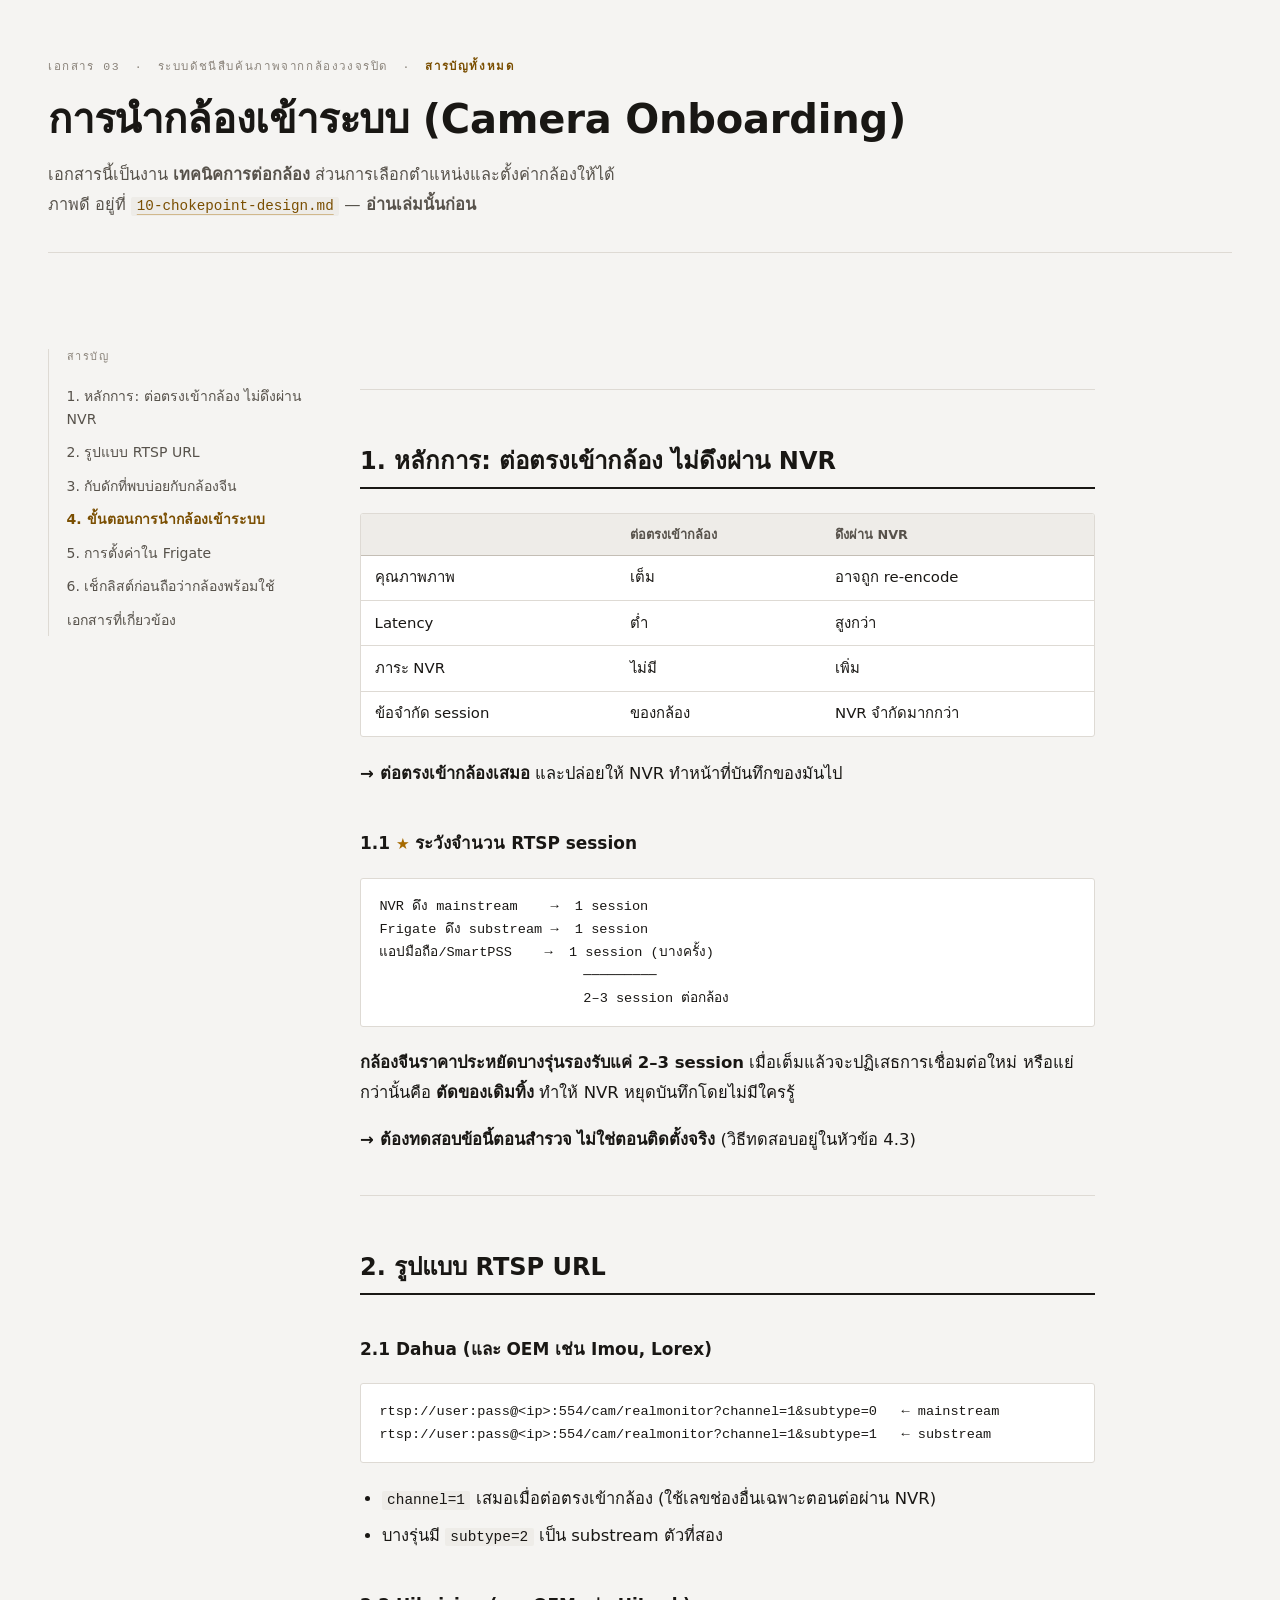
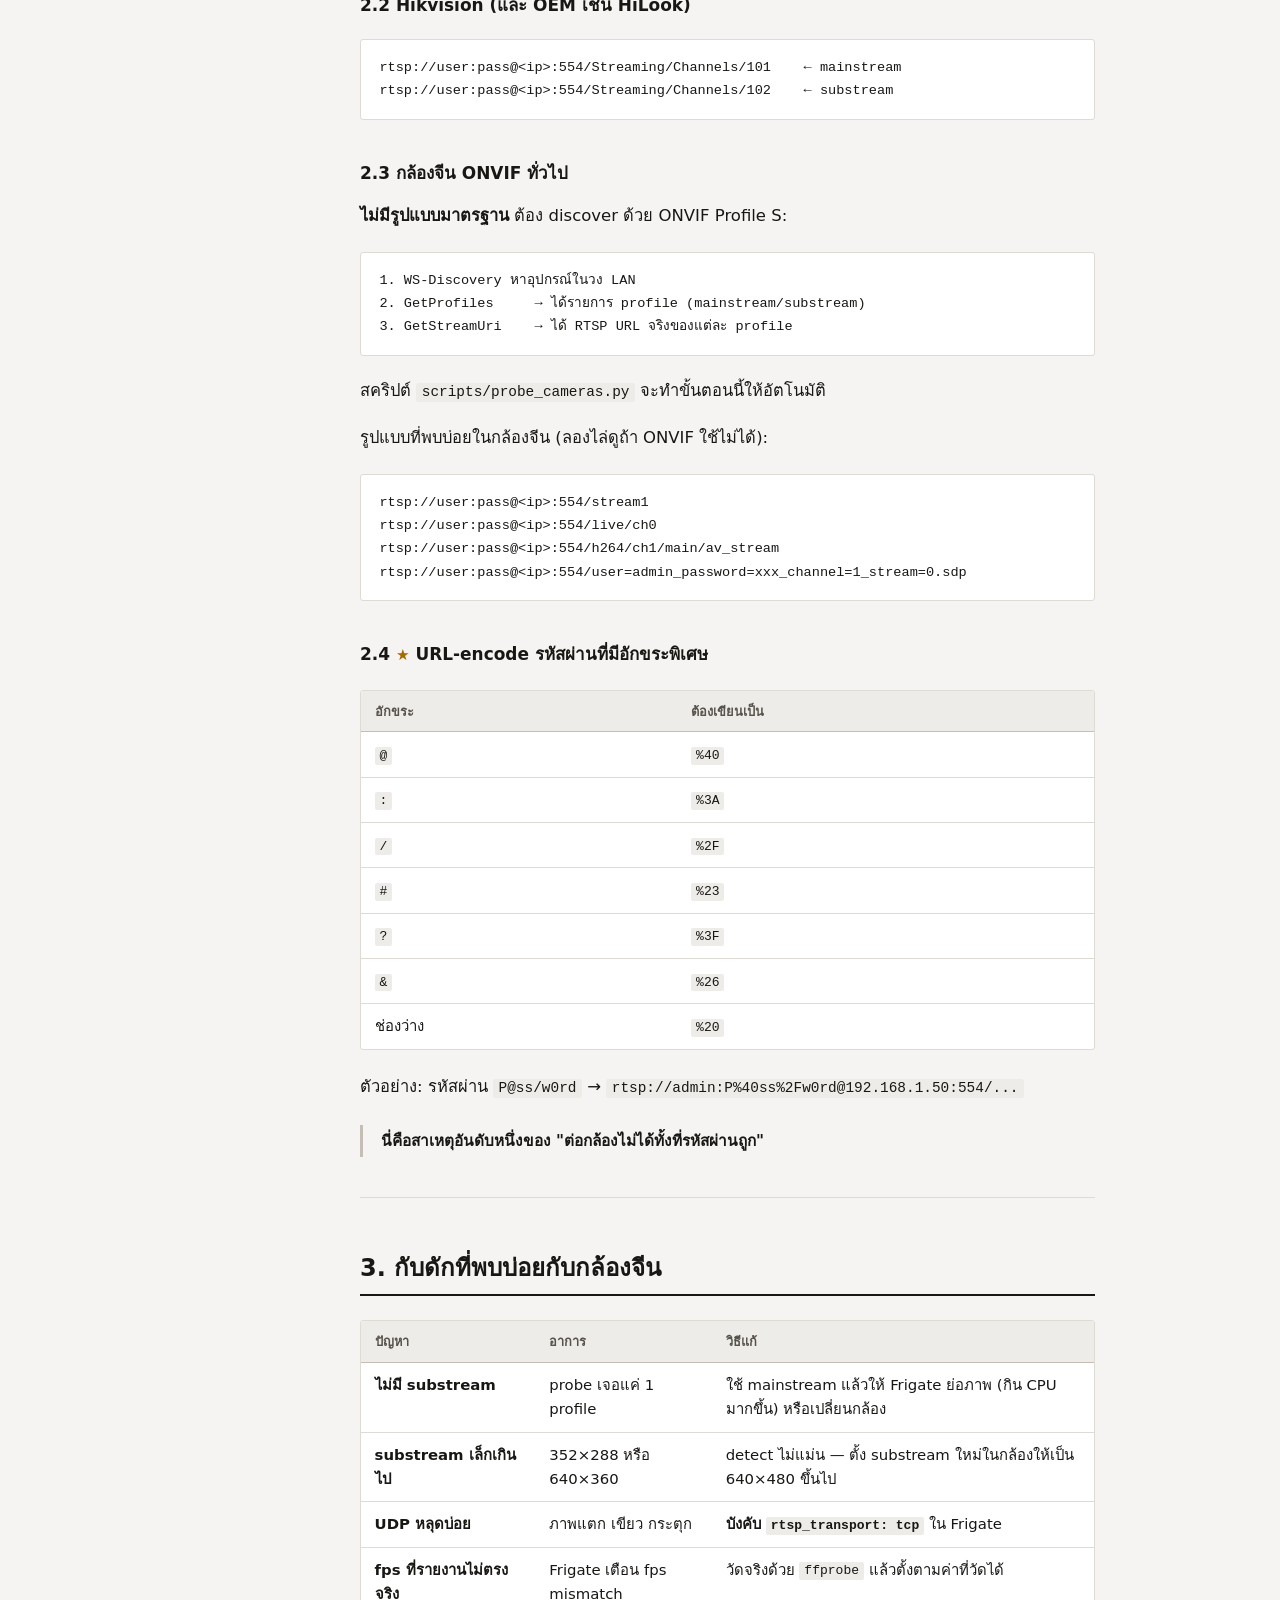
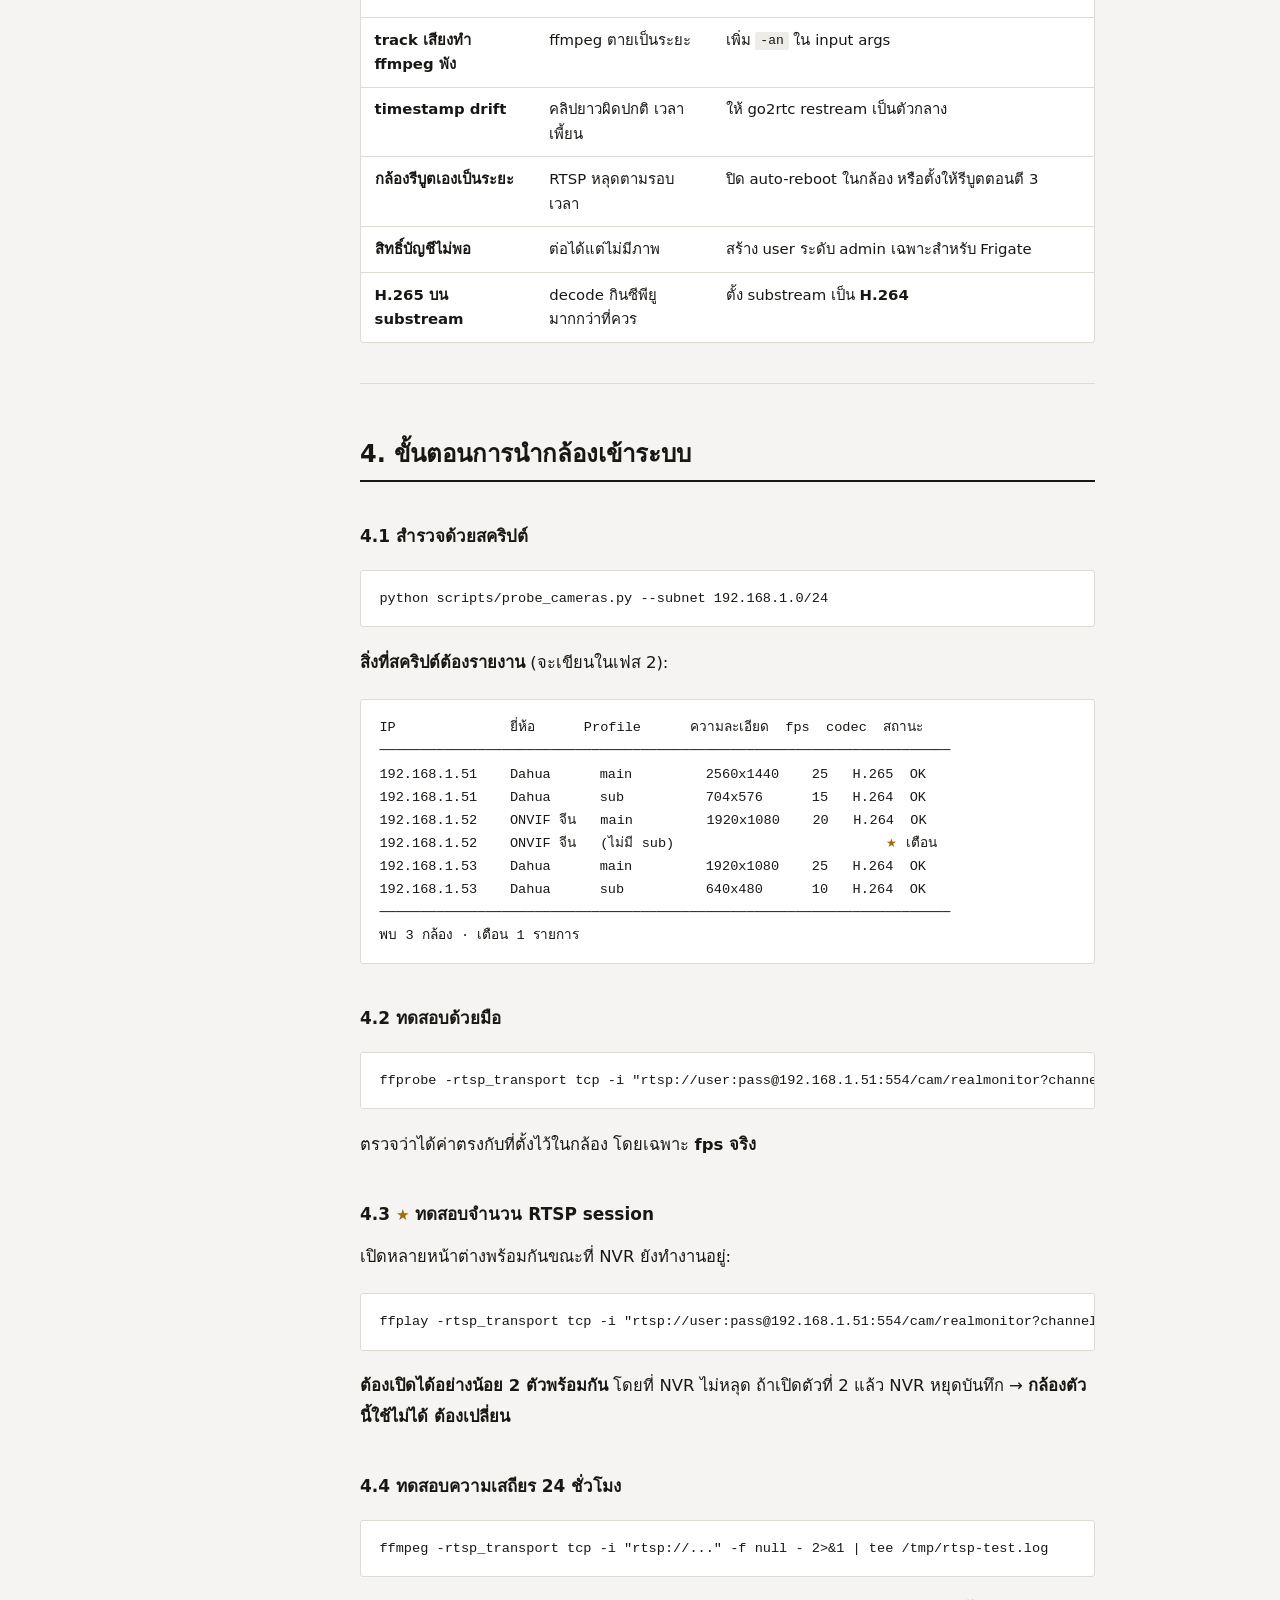
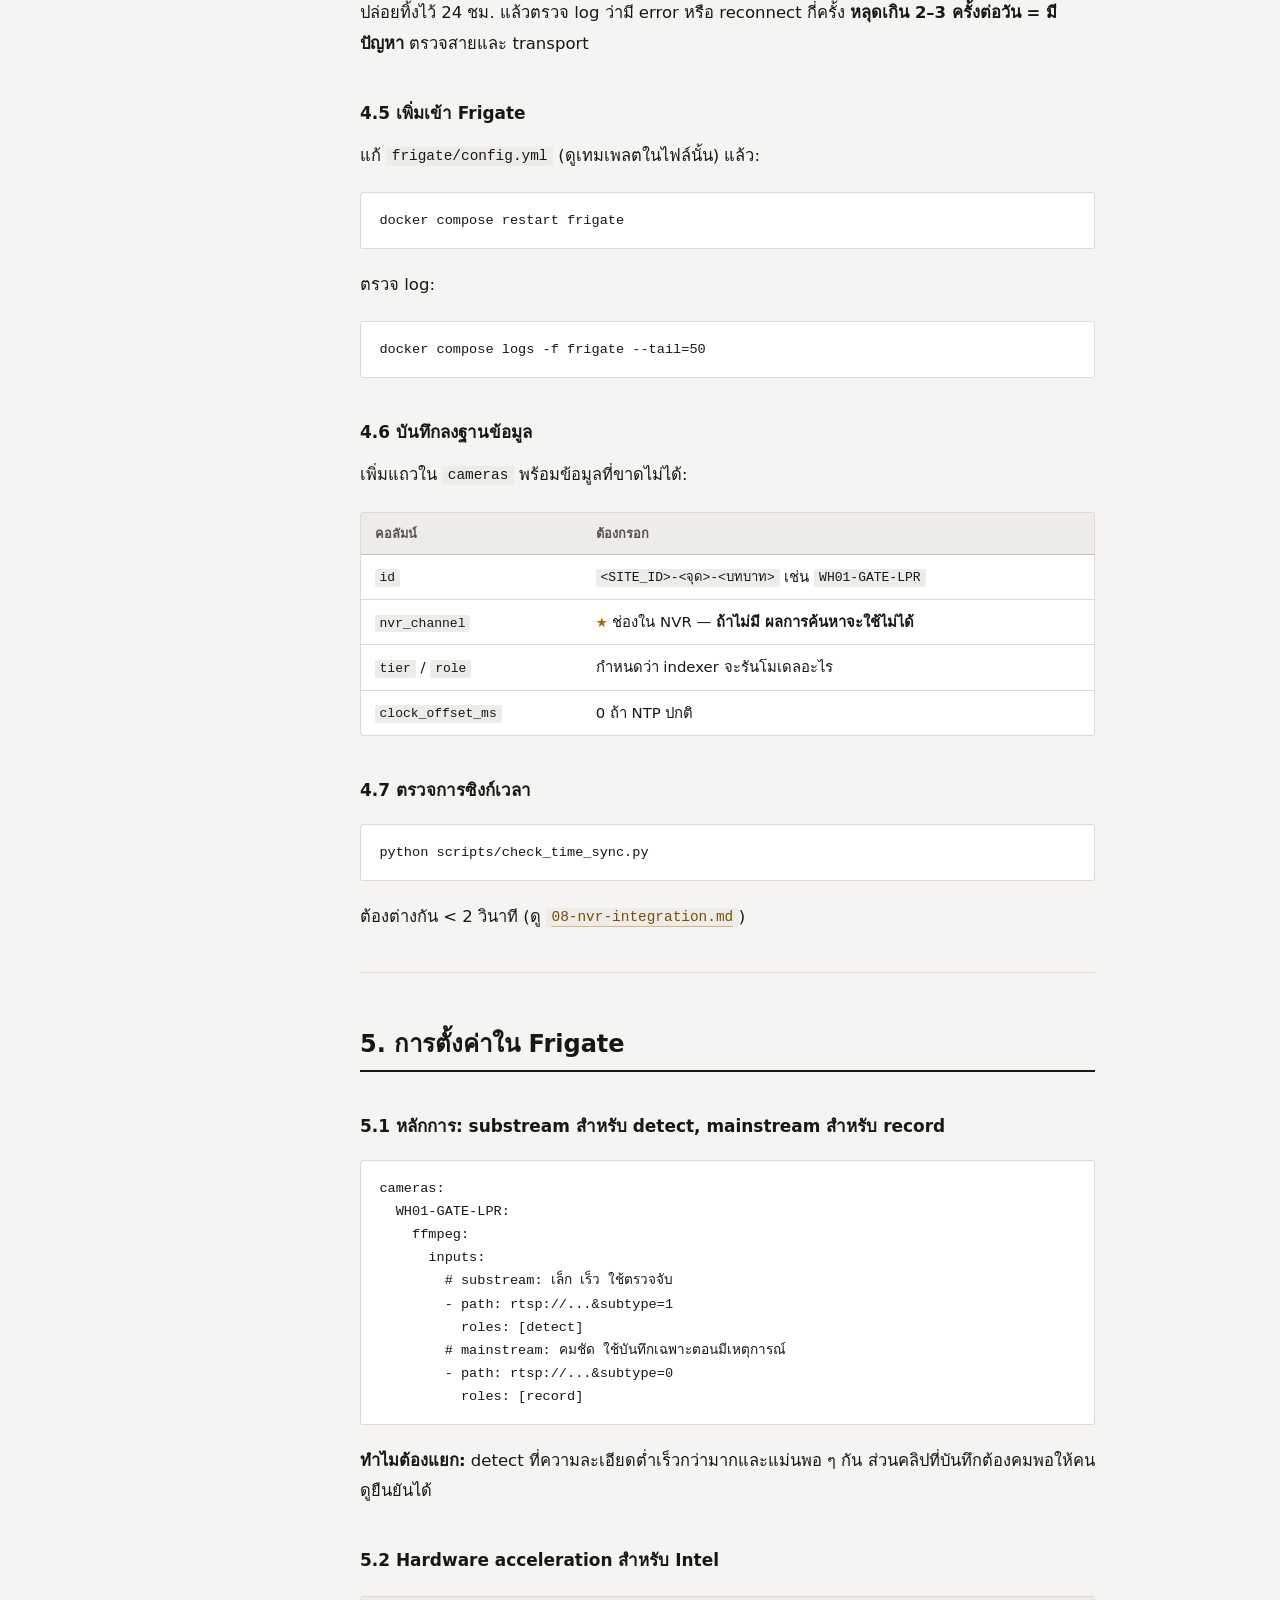
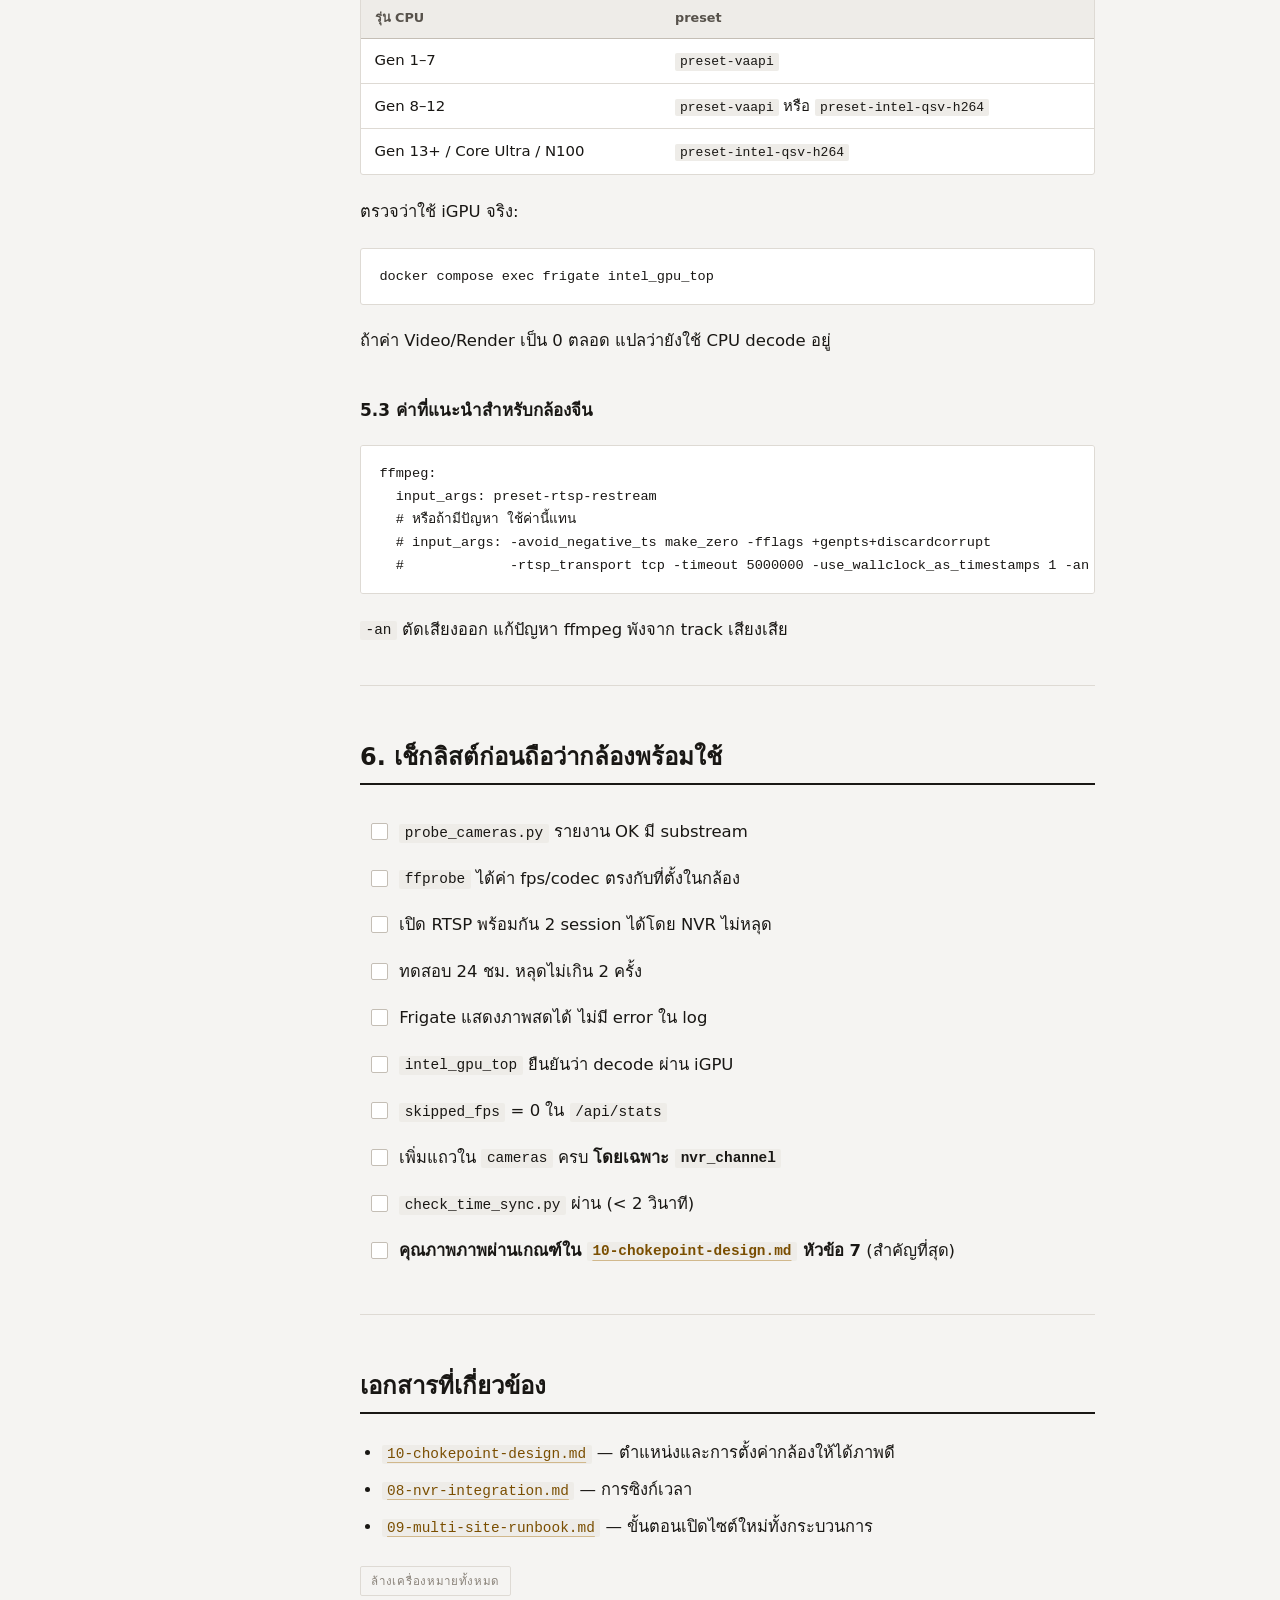
<file: docs/html/03-camera-onboarding.html>
<!doctype html>
<html lang="th">
<head>
<meta charset="utf-8">
<meta name="viewport" content="width=device-width, initial-scale=1">
<title>03 — การนำกล้องเข้าระบบ (Camera Onboarding) — ระบบดัชนีสืบค้นภาพ</title>
<style>
:root {
  --ground:#F5F4F2; --surface:#FFFFFF; --surface-2:#EEECE8;
  --ink:#191714; --ink-2:#57524B; --ink-3:#8A837A;
  --rule:#DEDAD4; --rule-strong:#C4BEB5;
  --accent:#A66A00; --accent-ink:#7A4E00; --accent-wash:#F8F0DE;
  --pass:#216B45; --pass-wash:#E4F0E9; --fail:#A32219; --fail-wash:#F8E6E4;
  --shadow:0 1px 2px rgba(25,23,20,.05), 0 8px 24px -16px rgba(25,23,20,.28);
  --font-th:"Leelawadee UI","Noto Sans Thai","Thonburi","Sarabun","Segoe UI",Tahoma,system-ui,sans-serif;
  --font-mono:ui-monospace,"SF Mono","Cascadia Mono","Segoe UI Mono","Roboto Mono",Menlo,Consolas,monospace;
  --measure:70ch; --rail:16rem;
}
@media (prefers-color-scheme: dark) {
  :root {
    --ground:#141210; --surface:#1C1917; --surface-2:#24201C;
    --ink:#EFEAE2; --ink-2:#ADA49A; --ink-3:#7C736A;
    --rule:#332D27; --rule-strong:#4A423A;
    --accent:#E0A648; --accent-ink:#EFC077; --accent-wash:#2C2313;
    --pass:#5FBF8C; --pass-wash:#16301F; --fail:#E5796C; --fail-wash:#331A17;
    --shadow:0 1px 2px rgba(0,0,0,.4), 0 8px 24px -16px rgba(0,0,0,.7);
  }
}
:root[data-theme="dark"] {
  --ground:#141210; --surface:#1C1917; --surface-2:#24201C;
  --ink:#EFEAE2; --ink-2:#ADA49A; --ink-3:#7C736A;
  --rule:#332D27; --rule-strong:#4A423A;
  --accent:#E0A648; --accent-ink:#EFC077; --accent-wash:#2C2313;
  --pass:#5FBF8C; --pass-wash:#16301F; --fail:#E5796C; --fail-wash:#331A17;
  --shadow:0 1px 2px rgba(0,0,0,.4), 0 8px 24px -16px rgba(0,0,0,.7);
}
:root[data-theme="light"] {
  --ground:#F5F4F2; --surface:#FFFFFF; --surface-2:#EEECE8;
  --ink:#191714; --ink-2:#57524B; --ink-3:#8A837A;
  --rule:#DEDAD4; --rule-strong:#C4BEB5;
  --accent:#A66A00; --accent-ink:#7A4E00; --accent-wash:#F8F0DE;
  --pass:#216B45; --pass-wash:#E4F0E9; --fail:#A32219; --fail-wash:#F8E6E4;
  --shadow:0 1px 2px rgba(25,23,20,.05), 0 8px 24px -16px rgba(25,23,20,.28);
}

* { box-sizing:border-box; }
body {
  margin:0; background:var(--ground); color:var(--ink);
  font-family:var(--font-th); font-size:16.5px; line-height:1.85;
  -webkit-font-smoothing:antialiased; text-rendering:optimizeLegibility;
}
:where(a){ color:var(--accent-ink); text-decoration-color:color-mix(in srgb, var(--accent) 40%, transparent); text-underline-offset:.22em; }
:where(a):hover{ text-decoration-color:var(--accent); }
:where(a,button,input,summary):focus-visible{ outline:2px solid var(--accent); outline-offset:3px; border-radius:3px; }

.page{ display:grid; grid-template-columns:var(--rail) minmax(0,1fr); gap:3.5rem;
       max-width:78rem; margin:0 auto; padding:0 2rem 6rem; align-items:start; }
.main{ min-width:0; max-width:var(--measure); }
@media (max-width:60rem){ .page{ grid-template-columns:minmax(0,1fr); gap:0; padding:0 1.15rem 4rem; } .main{ max-width:none; } }

.masthead{ grid-column:1/-1; border-bottom:1px solid var(--rule);
           padding:3.5rem 0 2rem; margin-bottom:2.5rem; display:flex; flex-direction:column; gap:.9rem; }
.masthead__kicker{ font-family:var(--font-mono); font-size:.72rem; letter-spacing:.14em;
                   text-transform:uppercase; color:var(--ink-3); display:flex; flex-wrap:wrap; gap:.55rem .9rem; align-items:center; }
.masthead__kicker b{ color:var(--accent-ink); font-weight:600; }
.masthead__kicker a{ color:var(--ink-3); text-decoration:none; }
.masthead__kicker a:hover{ color:var(--accent-ink); }
.masthead h1{ margin:0; font-size:clamp(1.8rem,1.2rem + 2.2vw,2.5rem); line-height:1.35;
              font-weight:700; letter-spacing:-.005em; text-wrap:balance; }
.masthead__sub{ margin:0; max-width:56ch; color:var(--ink-2); font-size:1.02rem; }

.toc{ position:sticky; top:2rem; font-size:.875rem; line-height:1.6;
      border-left:1px solid var(--rule); padding-left:1.1rem; }
.toc__label{ font-family:var(--font-mono); font-size:.68rem; letter-spacing:.14em;
             text-transform:uppercase; color:var(--ink-3); margin-bottom:.85rem; }
.toc ol{ list-style:none; margin:0; padding:0; display:flex; flex-direction:column; gap:.1rem; }
.toc li{ margin:0; }
.toc a{ display:block; padding:.3rem 0; color:var(--ink-2); text-decoration:none; border-radius:2px; }
.toc a:hover{ color:var(--ink); }
.toc a.is-active{ color:var(--accent-ink); font-weight:600; }
@media (max-width:60rem){
  .toc{ position:static; border-left:0; border:1px solid var(--rule); border-radius:3px;
        background:var(--surface); padding:1rem 1.1rem; margin-bottom:2.5rem; }
  .toc ol{ columns:2; column-gap:1.5rem; }
  .toc li{ break-inside:avoid; }
}

h2{ margin:3.4rem 0 1.5rem; padding-bottom:.55rem; border-bottom:2px solid var(--ink);
    font-size:clamp(1.25rem,1.1rem + .7vw,1.5rem); line-height:1.4; font-weight:700;
    text-wrap:balance; scroll-margin-top:1.5rem; }
.main > h2:first-child{ margin-top:0; }
h3{ margin:2.6rem 0 .9rem; font-size:1.06rem; font-weight:700; line-height:1.5; scroll-margin-top:1.5rem; }
h4{ margin:1.9rem 0 .6rem; font-size:.95rem; font-weight:700; color:var(--ink-2); }
p{ margin:0 0 1rem; }
strong{ font-weight:700; }
ul,ol{ margin:0 0 1.1rem; padding-left:1.35rem; }
li{ margin-bottom:.4rem; }
li:last-child{ margin-bottom:0; }
li > ul, li > ol { margin-top:.4rem; }
hr{ border:0; border-top:1px solid var(--rule); margin:2.5rem 0; }

/* ★ ในต้นฉบับ = ระดับความสำคัญ */
.star{ color:var(--accent); font-size:.9em; }

blockquote{ margin:1.4rem 0; padding:.1rem 0 .1rem 1.1rem;
            border-left:3px solid var(--rule-strong); color:var(--ink-2); font-size:.96rem; }
blockquote strong{ color:var(--ink); }
blockquote > :last-child{ margin-bottom:0; }
/* blockquote ที่ขึ้นต้นด้วย ★ = คำเตือนสำคัญ */
blockquote.is-flag{ background:var(--surface); border:1px solid var(--rule);
                    border-left:4px solid var(--accent); border-radius:2px;
                    padding:1.05rem 1.25rem; box-shadow:var(--shadow); color:var(--ink); }

.tw{ overflow-x:auto; margin:1.4rem 0; border:1px solid var(--rule); border-radius:3px;
     background:var(--surface); -webkit-overflow-scrolling:touch; }
table{ border-collapse:collapse; width:100%; font-size:.93rem; line-height:1.65;
       font-variant-numeric:tabular-nums; }
thead th{ background:var(--surface-2); text-align:left; font-weight:700; font-size:.8rem;
          color:var(--ink-2); padding:.6rem .85rem; border-bottom:1px solid var(--rule-strong); white-space:nowrap; }
td{ padding:.62rem .85rem; border-bottom:1px solid var(--rule); vertical-align:top; text-align:left; }
tbody tr:last-child td{ border-bottom:0; }
td:empty{ min-width:4rem; }

code{ font-family:var(--font-mono); font-size:.875em; background:var(--surface-2);
      padding:.1em .38em; border-radius:2px; }
pre{ font-family:var(--font-mono); font-size:.85rem; line-height:1.7; background:var(--surface);
     border:1px solid var(--rule); border-radius:3px; padding:1rem 1.15rem; margin:1.3rem 0;
     overflow-x:auto; color:var(--ink); font-variant-numeric:tabular-nums; }
pre code{ background:none; padding:0; font-size:1em; white-space:pre; }

/* เช็กลิสต์ติ๊กได้ จำสถานะไว้ — ใช้ li.chk เพื่อรองรับรายการซ้อนชั้น */
ul:has(> li.chk){ list-style:none; margin:1.1rem 0 1.5rem; padding:0; }
li.chk > ul{ margin:.3rem 0 .5rem 1.8rem; }
li.chk{ margin:0; }
li.chk > label{ display:flex; gap:.7rem; align-items:flex-start; padding:.5rem .7rem;
                border-radius:3px; cursor:pointer; transition:background .12s ease; }
li.chk > label:hover{ background:var(--surface-2); }
li.chk input{ appearance:none; flex:0 0 auto; width:1.05rem; height:1.05rem; margin:.38rem 0 0;
              border:1.5px solid var(--rule-strong); border-radius:2px; background:var(--surface);
              cursor:pointer; position:relative; }
li.chk input:checked{ background:var(--pass); border-color:var(--pass); }
li.chk input:checked::after{ content:""; position:absolute; left:5px; top:1px; width:4px; height:9px;
                             border:solid var(--surface); border-width:0 2px 2px 0; transform:rotate(42deg); }
li.chk input:checked + span{ color:var(--ink-3); text-decoration:line-through; text-decoration-thickness:1px; }
li.chk > label > span{ flex:1; }
.checks-reset{ font-family:var(--font-mono); font-size:.72rem; letter-spacing:.06em; background:none;
               border:1px solid var(--rule); border-radius:2px; color:var(--ink-3);
               padding:.3rem .65rem; cursor:pointer; margin:.4rem 0 1.5rem; display:inline-block; }
.checks-reset:hover{ color:var(--ink); border-color:var(--rule-strong); }

/* หน้า index */
.cards{ list-style:none; padding:0; margin:0; display:grid; gap:.65rem; }
.cards li{ margin:0; }
.cards a{ display:flex; gap:1rem; align-items:baseline; text-decoration:none; color:inherit;
          background:var(--surface); border:1px solid var(--rule); border-radius:3px;
          padding:.9rem 1.1rem; transition:border-color .12s ease, transform .12s ease; }
.cards a:hover{ border-color:var(--accent); transform:translateX(2px); }
.cards .n{ font-family:var(--font-mono); font-size:.85rem; color:var(--ink-3); font-variant-numeric:tabular-nums; }
.cards .t{ font-weight:700; display:block; margin-bottom:.1rem; }
.cards .d{ color:var(--ink-2); font-size:.92rem; display:block; line-height:1.6; }
.cards .is-key .t{ color:var(--accent-ink); }
.cards a.is-key{ border-left:3px solid var(--accent); }

@media print{
  :root{ --ground:#fff; --surface:#fff; --surface-2:#f2f2f2; --ink:#000; --ink-2:#333; --ink-3:#666;
         --rule:#bbb; --rule-strong:#888; --accent:#000; --accent-ink:#000; --accent-wash:#f4f4f4; --shadow:none; }
  body{ font-size:10.5pt; line-height:1.65; }
  .toc,.checks-reset{ display:none; }
  .page{ display:block; max-width:none; padding:0; }
  h2,h3,h4{ page-break-after:avoid; }
  .tw,pre,blockquote{ page-break-inside:avoid; }
  a{ text-decoration:none; color:#000; }
}
@media (prefers-reduced-motion: reduce){ *{ animation:none !important; transition:none !important; scroll-behavior:auto !important; } }
html{ scroll-behavior:smooth; }
</style>
</head>
<body data-doc="03-camera-onboarding">
<div class="page">
  <header class="masthead">
    <div class="masthead__kicker">
      <span>เอกสาร 03</span><span>·</span><span>ระบบดัชนีสืบค้นภาพจากกล้องวงจรปิด</span><span>·</span><a href="index.html"><b>สารบัญทั้งหมด</b></a>
    </div>
    <h1>การนำกล้องเข้าระบบ (Camera Onboarding)</h1>
    <p class="masthead__sub">เอกสารนี้เป็นงาน <strong>เทคนิคการต่อกล้อง</strong> ส่วนการเลือกตำแหน่งและตั้งค่ากล้องให้ได้ภาพดี อยู่ที่ <a href="10-chokepoint-design.html"><code>10-chokepoint-design.md</code></a> — <strong>อ่านเล่มนั้นก่อน</strong></p>
  </header>
  <nav class="toc" aria-label="สารบัญ">
    <div class="toc__label">สารบัญ</div>
    <ol>
      <li><a href="#1-หลักการ-ต่อตรงเข้ากล้อง-ไม่ดึงผ่าน-nvr">1. หลักการ: ต่อตรงเข้ากล้อง ไม่ดึงผ่าน NVR</a></li>
      <li><a href="#2-รูปแบบ-rtsp-url">2. รูปแบบ RTSP URL</a></li>
      <li><a href="#3-กับดักที่พบบ่อยกับกล้องจีน">3. กับดักที่พบบ่อยกับกล้องจีน</a></li>
      <li><a href="#4-ขั้นตอนการนำกล้องเข้าระบบ">4. ขั้นตอนการนำกล้องเข้าระบบ</a></li>
      <li><a href="#5-การตั้งค่าใน-frigate">5. การตั้งค่าใน Frigate</a></li>
      <li><a href="#6-เช็กลิสต์ก่อนถือว่ากล้องพร้อมใช้">6. เช็กลิสต์ก่อนถือว่ากล้องพร้อมใช้</a></li>
      <li><a href="#เอกสารที่เกี่ยวข้อง">เอกสารที่เกี่ยวข้อง</a></li>
    </ol>
  </nav>
  <main class="main">
<hr />
<h2 id="1-หลักการ-ต่อตรงเข้ากล้อง-ไม่ดึงผ่าน-nvr">1. หลักการ: ต่อตรงเข้ากล้อง ไม่ดึงผ่าน NVR</h2>
<div class="tw"><table>
<thead>
<tr>
<th></th>
<th>ต่อตรงเข้ากล้อง</th>
<th>ดึงผ่าน NVR</th>
</tr>
</thead>
<tbody>
<tr>
<td>คุณภาพภาพ</td>
<td>เต็ม</td>
<td>อาจถูก re-encode</td>
</tr>
<tr>
<td>Latency</td>
<td>ต่ำ</td>
<td>สูงกว่า</td>
</tr>
<tr>
<td>ภาระ NVR</td>
<td>ไม่มี</td>
<td>เพิ่ม</td>
</tr>
<tr>
<td>ข้อจำกัด session</td>
<td>ของกล้อง</td>
<td>NVR จำกัดมากกว่า</td>
</tr>
</tbody>
</table></div>
<p><strong>→ ต่อตรงเข้ากล้องเสมอ</strong> และปล่อยให้ NVR ทำหน้าที่บันทึกของมันไป</p>
<h3 id="1-1-ระวังจำนวน-rtsp-session">1.1 <span class="star">★</span> ระวังจำนวน RTSP session</h3>
<pre><code>NVR ดึง mainstream    →  1 session
Frigate ดึง substream →  1 session
แอปมือถือ/SmartPSS    →  1 session (บางครั้ง)
                         ─────────
                         2–3 session ต่อกล้อง
</code></pre>
<p><strong>กล้องจีนราคาประหยัดบางรุ่นรองรับแค่ 2–3 session</strong> เมื่อเต็มแล้วจะปฏิเสธการเชื่อมต่อใหม่ หรือแย่กว่านั้นคือ <strong>ตัดของเดิมทิ้ง</strong> ทำให้ NVR หยุดบันทึกโดยไม่มีใครรู้</p>
<p><strong>→ ต้องทดสอบข้อนี้ตอนสำรวจ ไม่ใช่ตอนติดตั้งจริง</strong> (วิธีทดสอบอยู่ในหัวข้อ 4.3)</p>
<hr />
<h2 id="2-รูปแบบ-rtsp-url">2. รูปแบบ RTSP URL</h2>
<h3 id="2-1-dahua-และ-oem-เช่น-imou-lorex">2.1 Dahua (และ OEM เช่น Imou, Lorex)</h3>
<pre><code>rtsp://user:pass@&lt;ip&gt;:554/cam/realmonitor?channel=1&amp;subtype=0   ← mainstream
rtsp://user:pass@&lt;ip&gt;:554/cam/realmonitor?channel=1&amp;subtype=1   ← substream
</code></pre>
<ul>
<li><code>channel=1</code> เสมอเมื่อต่อตรงเข้ากล้อง (ใช้เลขช่องอื่นเฉพาะตอนต่อผ่าน NVR)</li>
<li>บางรุ่นมี <code>subtype=2</code> เป็น substream ตัวที่สอง</li>
</ul>
<h3 id="2-2-hikvision-และ-oem-เช่น-hilook">2.2 Hikvision (และ OEM เช่น HiLook)</h3>
<pre><code>rtsp://user:pass@&lt;ip&gt;:554/Streaming/Channels/101    ← mainstream
rtsp://user:pass@&lt;ip&gt;:554/Streaming/Channels/102    ← substream
</code></pre>
<h3 id="2-3-กล้องจีน-onvif-ทั่วไป">2.3 กล้องจีน ONVIF ทั่วไป</h3>
<p><strong>ไม่มีรูปแบบมาตรฐาน</strong> ต้อง discover ด้วย ONVIF Profile S:</p>
<pre><code>1. WS-Discovery หาอุปกรณ์ในวง LAN
2. GetProfiles     → ได้รายการ profile (mainstream/substream)
3. GetStreamUri    → ได้ RTSP URL จริงของแต่ละ profile
</code></pre>
<p>สคริปต์ <code>scripts/probe_cameras.py</code> จะทำขั้นตอนนี้ให้อัตโนมัติ</p>
<p>รูปแบบที่พบบ่อยในกล้องจีน (ลองไล่ดูถ้า ONVIF ใช้ไม่ได้):</p>
<pre><code>rtsp://user:pass@&lt;ip&gt;:554/stream1
rtsp://user:pass@&lt;ip&gt;:554/live/ch0
rtsp://user:pass@&lt;ip&gt;:554/h264/ch1/main/av_stream
rtsp://user:pass@&lt;ip&gt;:554/user=admin_password=xxx_channel=1_stream=0.sdp
</code></pre>
<h3 id="2-4-url-encode-รหัสผ่านที่มีอักขระพิเศษ">2.4 <span class="star">★</span> URL-encode รหัสผ่านที่มีอักขระพิเศษ</h3>
<div class="tw"><table>
<thead>
<tr>
<th>อักขระ</th>
<th>ต้องเขียนเป็น</th>
</tr>
</thead>
<tbody>
<tr>
<td><code>@</code></td>
<td><code>%40</code></td>
</tr>
<tr>
<td><code>:</code></td>
<td><code>%3A</code></td>
</tr>
<tr>
<td><code>/</code></td>
<td><code>%2F</code></td>
</tr>
<tr>
<td><code>#</code></td>
<td><code>%23</code></td>
</tr>
<tr>
<td><code>?</code></td>
<td><code>%3F</code></td>
</tr>
<tr>
<td><code>&amp;</code></td>
<td><code>%26</code></td>
</tr>
<tr>
<td>ช่องว่าง</td>
<td><code>%20</code></td>
</tr>
</tbody>
</table></div>
<p>ตัวอย่าง: รหัสผ่าน <code>P@ss/w0rd</code> → <code>rtsp://admin:P%40ss%2Fw0rd@192.168.1.50:554/...</code></p>
<blockquote>
<p><strong>นี่คือสาเหตุอันดับหนึ่งของ &quot;ต่อกล้องไม่ได้ทั้งที่รหัสผ่านถูก&quot;</strong></p>
</blockquote>
<hr />
<h2 id="3-กับดักที่พบบ่อยกับกล้องจีน">3. กับดักที่พบบ่อยกับกล้องจีน</h2>
<div class="tw"><table>
<thead>
<tr>
<th>ปัญหา</th>
<th>อาการ</th>
<th>วิธีแก้</th>
</tr>
</thead>
<tbody>
<tr>
<td><strong>ไม่มี substream</strong></td>
<td>probe เจอแค่ 1 profile</td>
<td>ใช้ mainstream แล้วให้ Frigate ย่อภาพ (กิน CPU มากขึ้น) หรือเปลี่ยนกล้อง</td>
</tr>
<tr>
<td><strong>substream เล็กเกินไป</strong></td>
<td>352×288 หรือ 640×360</td>
<td>detect ไม่แม่น — ตั้ง substream ใหม่ในกล้องให้เป็น 640×480 ขึ้นไป</td>
</tr>
<tr>
<td><strong>UDP หลุดบ่อย</strong></td>
<td>ภาพแตก เขียว กระตุก</td>
<td><strong>บังคับ <code>rtsp_transport: tcp</code></strong> ใน Frigate</td>
</tr>
<tr>
<td><strong>fps ที่รายงานไม่ตรงจริง</strong></td>
<td>Frigate เตือน fps mismatch</td>
<td>วัดจริงด้วย <code>ffprobe</code> แล้วตั้งตามค่าที่วัดได้</td>
</tr>
<tr>
<td><strong>track เสียงทำ ffmpeg พัง</strong></td>
<td>ffmpeg ตายเป็นระยะ</td>
<td>เพิ่ม <code>-an</code> ใน input args</td>
</tr>
<tr>
<td><strong>timestamp drift</strong></td>
<td>คลิปยาวผิดปกติ เวลาเพี้ยน</td>
<td>ให้ go2rtc restream เป็นตัวกลาง</td>
</tr>
<tr>
<td><strong>กล้องรีบูตเองเป็นระยะ</strong></td>
<td>RTSP หลุดตามรอบเวลา</td>
<td>ปิด auto-reboot ในกล้อง หรือตั้งให้รีบูตตอนตี 3</td>
</tr>
<tr>
<td><strong>สิทธิ์บัญชีไม่พอ</strong></td>
<td>ต่อได้แต่ไม่มีภาพ</td>
<td>สร้าง user ระดับ admin เฉพาะสำหรับ Frigate</td>
</tr>
<tr>
<td><strong>H.265 บน substream</strong></td>
<td>decode กินซีพียูมากกว่าที่ควร</td>
<td>ตั้ง substream เป็น <strong>H.264</strong></td>
</tr>
</tbody>
</table></div>
<hr />
<h2 id="4-ขั้นตอนการนำกล้องเข้าระบบ">4. ขั้นตอนการนำกล้องเข้าระบบ</h2>
<h3 id="4-1-สำรวจด้วยสคริปต์">4.1 สำรวจด้วยสคริปต์</h3>
<pre><code class="language-bash">python scripts/probe_cameras.py --subnet 192.168.1.0/24
</code></pre>
<p><strong>สิ่งที่สคริปต์ต้องรายงาน</strong> (จะเขียนในเฟส 2):</p>
<pre><code>IP              ยี่ห้อ      Profile      ความละเอียด  fps  codec  สถานะ
──────────────────────────────────────────────────────────────────────
192.168.1.51    Dahua      main         2560x1440    25   H.265  OK
192.168.1.51    Dahua      sub          704x576      15   H.264  OK
192.168.1.52    ONVIF จีน   main         1920x1080    20   H.264  OK
192.168.1.52    ONVIF จีน   (ไม่มี sub)                          <span class="star">★</span> เตือน
192.168.1.53    Dahua      main         1920x1080    25   H.264  OK
192.168.1.53    Dahua      sub          640x480      10   H.264  OK
──────────────────────────────────────────────────────────────────────
พบ 3 กล้อง · เตือน 1 รายการ
</code></pre>
<h3 id="4-2-ทดสอบด้วยมือ">4.2 ทดสอบด้วยมือ</h3>
<pre><code class="language-bash">ffprobe -rtsp_transport tcp -i &quot;rtsp://user:pass@192.168.1.51:554/cam/realmonitor?channel=1&amp;subtype=1&quot;
</code></pre>
<p>ตรวจว่าได้ค่าตรงกับที่ตั้งไว้ในกล้อง โดยเฉพาะ <strong>fps จริง</strong></p>
<h3 id="4-3-ทดสอบจำนวน-rtsp-session">4.3 <span class="star">★</span> ทดสอบจำนวน RTSP session</h3>
<p>เปิดหลายหน้าต่างพร้อมกันขณะที่ NVR ยังทำงานอยู่:</p>
<pre><code class="language-bash">ffplay -rtsp_transport tcp -i &quot;rtsp://user:pass@192.168.1.51:554/cam/realmonitor?channel=1&amp;subtype=1&quot;
</code></pre>
<p><strong>ต้องเปิดได้อย่างน้อย 2 ตัวพร้อมกัน</strong> โดยที่ NVR ไม่หลุด
ถ้าเปิดตัวที่ 2 แล้ว NVR หยุดบันทึก → <strong>กล้องตัวนี้ใช้ไม่ได้ ต้องเปลี่ยน</strong></p>
<h3 id="4-4-ทดสอบความเสถียร-24-ชั่วโมง">4.4 ทดสอบความเสถียร 24 ชั่วโมง</h3>
<pre><code class="language-bash">ffmpeg -rtsp_transport tcp -i &quot;rtsp://...&quot; -f null - 2&gt;&amp;1 | tee /tmp/rtsp-test.log
</code></pre>
<p>ปล่อยทิ้งไว้ 24 ชม. แล้วตรวจ log ว่ามี error หรือ reconnect กี่ครั้ง
<strong>หลุดเกิน 2–3 ครั้งต่อวัน = มีปัญหา</strong> ตรวจสายและ transport</p>
<h3 id="4-5-เพิ่มเข้า-frigate">4.5 เพิ่มเข้า Frigate</h3>
<p>แก้ <code>frigate/config.yml</code> (ดูเทมเพลตในไฟล์นั้น) แล้ว:</p>
<pre><code class="language-bash">docker compose restart frigate
</code></pre>
<p>ตรวจ log:</p>
<pre><code class="language-bash">docker compose logs -f frigate --tail=50
</code></pre>
<h3 id="4-6-บันทึกลงฐานข้อมูล">4.6 บันทึกลงฐานข้อมูล</h3>
<p>เพิ่มแถวใน <code>cameras</code> พร้อมข้อมูลที่ขาดไม่ได้:</p>
<div class="tw"><table>
<thead>
<tr>
<th>คอลัมน์</th>
<th>ต้องกรอก</th>
</tr>
</thead>
<tbody>
<tr>
<td><code>id</code></td>
<td><code>&lt;SITE_ID&gt;-&lt;จุด&gt;-&lt;บทบาท&gt;</code> เช่น <code>WH01-GATE-LPR</code></td>
</tr>
<tr>
<td><code>nvr_channel</code></td>
<td><span class="star">★</span> ช่องใน NVR — <strong>ถ้าไม่มี ผลการค้นหาจะใช้ไม่ได้</strong></td>
</tr>
<tr>
<td><code>tier</code> / <code>role</code></td>
<td>กำหนดว่า indexer จะรันโมเดลอะไร</td>
</tr>
<tr>
<td><code>clock_offset_ms</code></td>
<td>0 ถ้า NTP ปกติ</td>
</tr>
</tbody>
</table></div>
<h3 id="4-7-ตรวจการซิงก์เวลา">4.7 ตรวจการซิงก์เวลา</h3>
<pre><code class="language-bash">python scripts/check_time_sync.py
</code></pre>
<p>ต้องต่างกัน &lt; 2 วินาที (ดู <a href="08-nvr-integration.html"><code>08-nvr-integration.md</code></a>)</p>
<hr />
<h2 id="5-การตั้งค่าใน-frigate">5. การตั้งค่าใน Frigate</h2>
<h3 id="5-1-หลักการ-substream-สำหรับ-detect-mainstream-สำหรับ-record">5.1 หลักการ: substream สำหรับ detect, mainstream สำหรับ record</h3>
<pre><code class="language-yaml">cameras:
  WH01-GATE-LPR:
    ffmpeg:
      inputs:
        # substream: เล็ก เร็ว ใช้ตรวจจับ
        - path: rtsp://...&amp;subtype=1
          roles: [detect]
        # mainstream: คมชัด ใช้บันทึกเฉพาะตอนมีเหตุการณ์
        - path: rtsp://...&amp;subtype=0
          roles: [record]
</code></pre>
<p><strong>ทำไมต้องแยก:</strong> detect ที่ความละเอียดต่ำเร็วกว่ามากและแม่นพอ ๆ กัน ส่วนคลิปที่บันทึกต้องคมพอให้คนดูยืนยันได้</p>
<h3 id="5-2-hardware-acceleration-สำหรับ-intel">5.2 Hardware acceleration สำหรับ Intel</h3>
<div class="tw"><table>
<thead>
<tr>
<th>รุ่น CPU</th>
<th>preset</th>
</tr>
</thead>
<tbody>
<tr>
<td>Gen 1–7</td>
<td><code>preset-vaapi</code></td>
</tr>
<tr>
<td>Gen 8–12</td>
<td><code>preset-vaapi</code> หรือ <code>preset-intel-qsv-h264</code></td>
</tr>
<tr>
<td>Gen 13+ / Core Ultra / N100</td>
<td><code>preset-intel-qsv-h264</code></td>
</tr>
</tbody>
</table></div>
<p>ตรวจว่าใช้ iGPU จริง:</p>
<pre><code class="language-bash">docker compose exec frigate intel_gpu_top
</code></pre>
<p>ถ้าค่า Video/Render เป็น 0 ตลอด แปลว่ายังใช้ CPU decode อยู่</p>
<h3 id="5-3-ค่าที่แนะนำสำหรับกล้องจีน">5.3 ค่าที่แนะนำสำหรับกล้องจีน</h3>
<pre><code class="language-yaml">ffmpeg:
  input_args: preset-rtsp-restream
  # หรือถ้ามีปัญหา ใช้ค่านี้แทน
  # input_args: -avoid_negative_ts make_zero -fflags +genpts+discardcorrupt
  #             -rtsp_transport tcp -timeout 5000000 -use_wallclock_as_timestamps 1 -an
</code></pre>
<p><code>-an</code> ตัดเสียงออก แก้ปัญหา ffmpeg พังจาก track เสียงเสีย</p>
<hr />
<h2 id="6-เช็กลิสต์ก่อนถือว่ากล้องพร้อมใช้">6. เช็กลิสต์ก่อนถือว่ากล้องพร้อมใช้</h2>
<ul>
<li class="chk"><label><input type="checkbox"><span><code>probe_cameras.py</code> รายงาน OK มี substream</span></label></li>
<li class="chk"><label><input type="checkbox"><span><code>ffprobe</code> ได้ค่า fps/codec ตรงกับที่ตั้งในกล้อง</span></label></li>
<li class="chk"><label><input type="checkbox"><span>เปิด RTSP พร้อมกัน 2 session ได้โดย NVR ไม่หลุด</span></label></li>
<li class="chk"><label><input type="checkbox"><span>ทดสอบ 24 ชม. หลุดไม่เกิน 2 ครั้ง</span></label></li>
<li class="chk"><label><input type="checkbox"><span>Frigate แสดงภาพสดได้ ไม่มี error ใน log</span></label></li>
<li class="chk"><label><input type="checkbox"><span><code>intel_gpu_top</code> ยืนยันว่า decode ผ่าน iGPU</span></label></li>
<li class="chk"><label><input type="checkbox"><span><code>skipped_fps</code> = 0 ใน <code>/api/stats</code></span></label></li>
<li class="chk"><label><input type="checkbox"><span>เพิ่มแถวใน <code>cameras</code> ครบ <strong>โดยเฉพาะ <code>nvr_channel</code></strong></span></label></li>
<li class="chk"><label><input type="checkbox"><span><code>check_time_sync.py</code> ผ่าน (&lt; 2 วินาที)</span></label></li>
<li class="chk"><label><input type="checkbox"><span><strong>คุณภาพภาพผ่านเกณฑ์ใน <a href="10-chokepoint-design.html"><code>10-chokepoint-design.md</code></a> หัวข้อ 7</strong> (สำคัญที่สุด)</span></label></li>
</ul>
<hr />
<h2 id="เอกสารที่เกี่ยวข้อง">เอกสารที่เกี่ยวข้อง</h2>
<ul>
<li><a href="10-chokepoint-design.html"><code>10-chokepoint-design.md</code></a> — ตำแหน่งและการตั้งค่ากล้องให้ได้ภาพดี</li>
<li><a href="08-nvr-integration.html"><code>08-nvr-integration.md</code></a> — การซิงก์เวลา</li>
<li><a href="09-multi-site-runbook.html"><code>09-multi-site-runbook.md</code></a> — ขั้นตอนเปิดไซต์ใหม่ทั้งกระบวนการ</li>
</ul>

<button class="checks-reset" type="button">ล้างเครื่องหมายทั้งหมด</button>

  </main>
</div>
<script>
(function () {
  "use strict";
  var KEY = "docs-checks-" + (document.body.getAttribute("data-doc") || "x");
  var boxes = Array.prototype.slice.call(document.querySelectorAll("li.chk input"));
  var saved = {};
  try { saved = JSON.parse(localStorage.getItem(KEY)) || {}; } catch (e) { saved = {}; }
  boxes.forEach(function (box, i) {
    if (saved[i]) box.checked = true;
    box.addEventListener("change", function () {
      saved[i] = box.checked;
      try { localStorage.setItem(KEY, JSON.stringify(saved)); } catch (e) {}
    });
  });
  var reset = document.querySelector(".checks-reset");
  if (reset) reset.addEventListener("click", function () {
    boxes.forEach(function (b) { b.checked = false; });
    saved = {};
    try { localStorage.removeItem(KEY); } catch (e) {}
  });

  var links = {};
  Array.prototype.forEach.call(document.querySelectorAll(".toc a"), function (a) {
    links[a.getAttribute("href").slice(1)] = a;
  });
  var heads = document.querySelectorAll(".main h2");
  if (!heads.length || !window.IntersectionObserver) return;
  var io = new IntersectionObserver(function (entries) {
    entries.forEach(function (e) {
      var link = links[e.target.id];
      if (!link || !e.isIntersecting) return;
      Object.keys(links).forEach(function (k) { links[k].classList.remove("is-active"); });
      link.classList.add("is-active");
    });
  }, { rootMargin: "-8% 0px -80% 0px" });
  Array.prototype.forEach.call(heads, function (h) { io.observe(h); });
})();
</script>
</body>
</html>
</file>
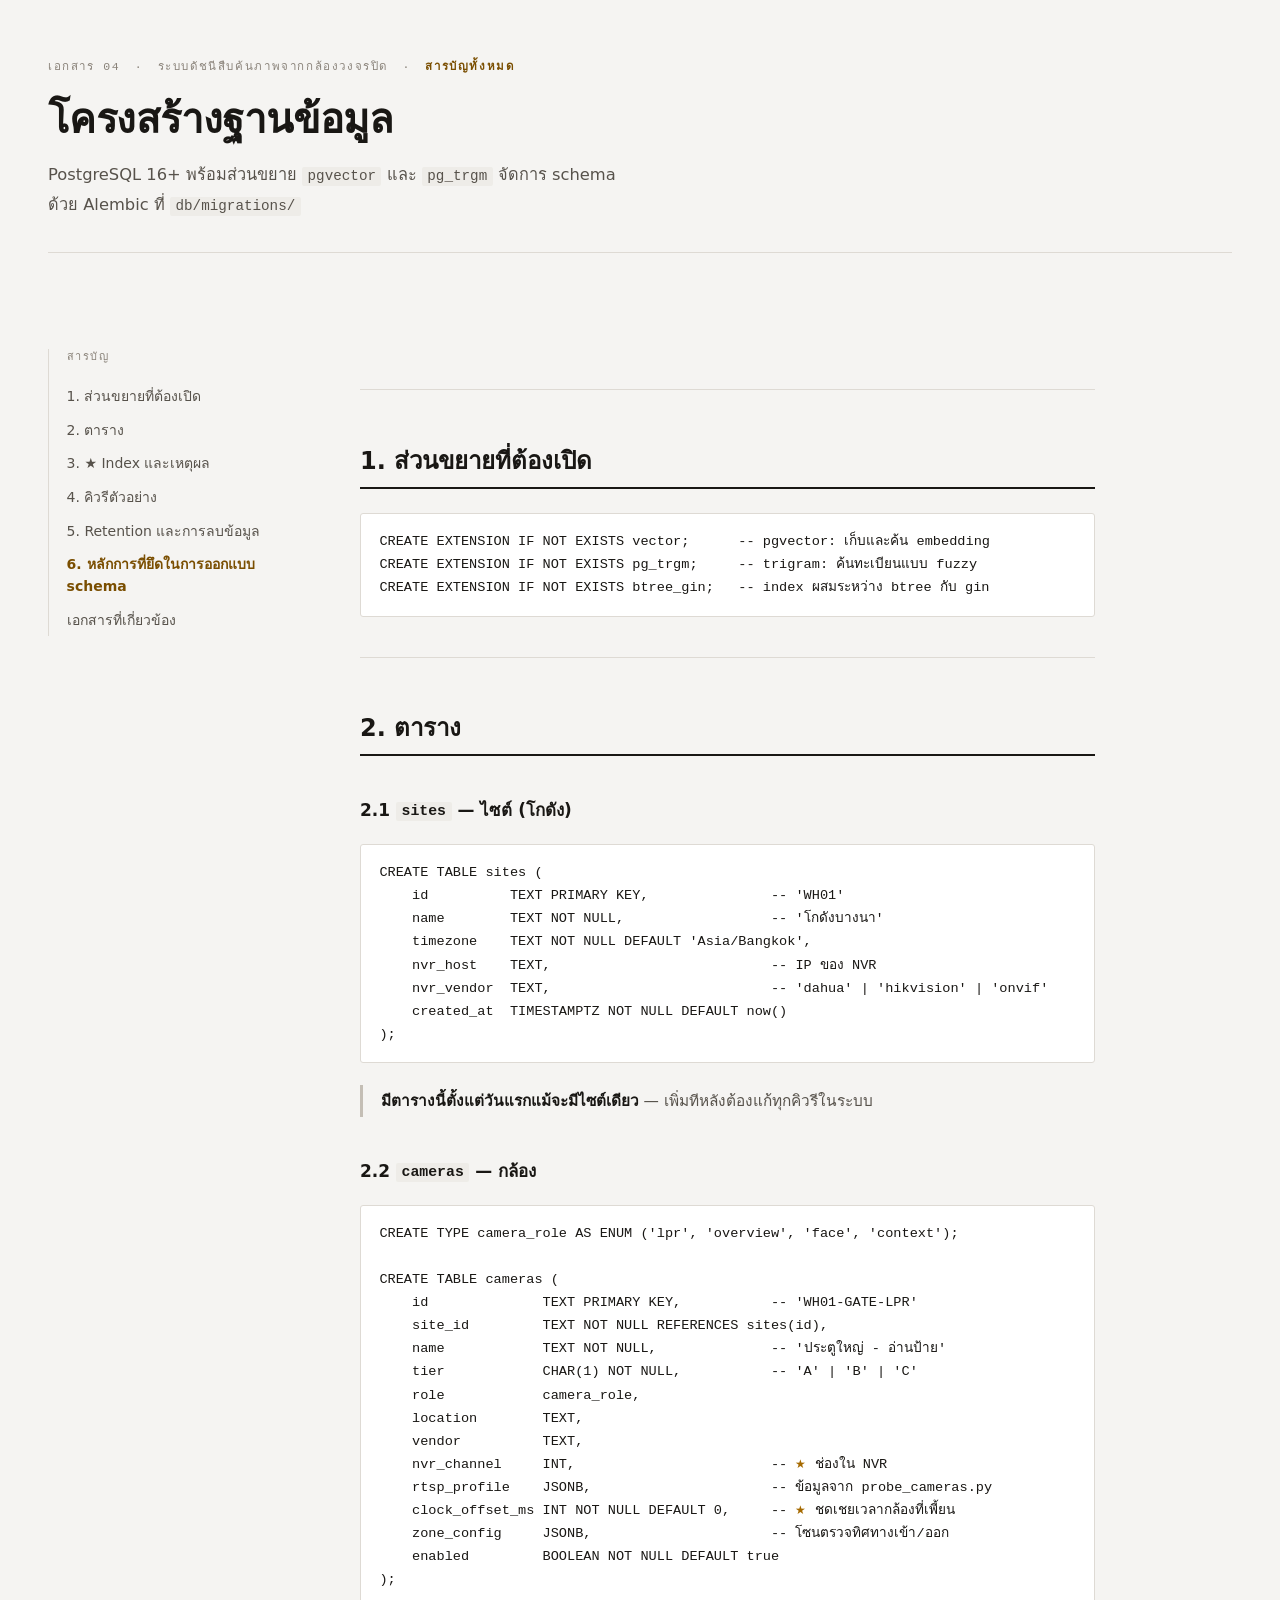
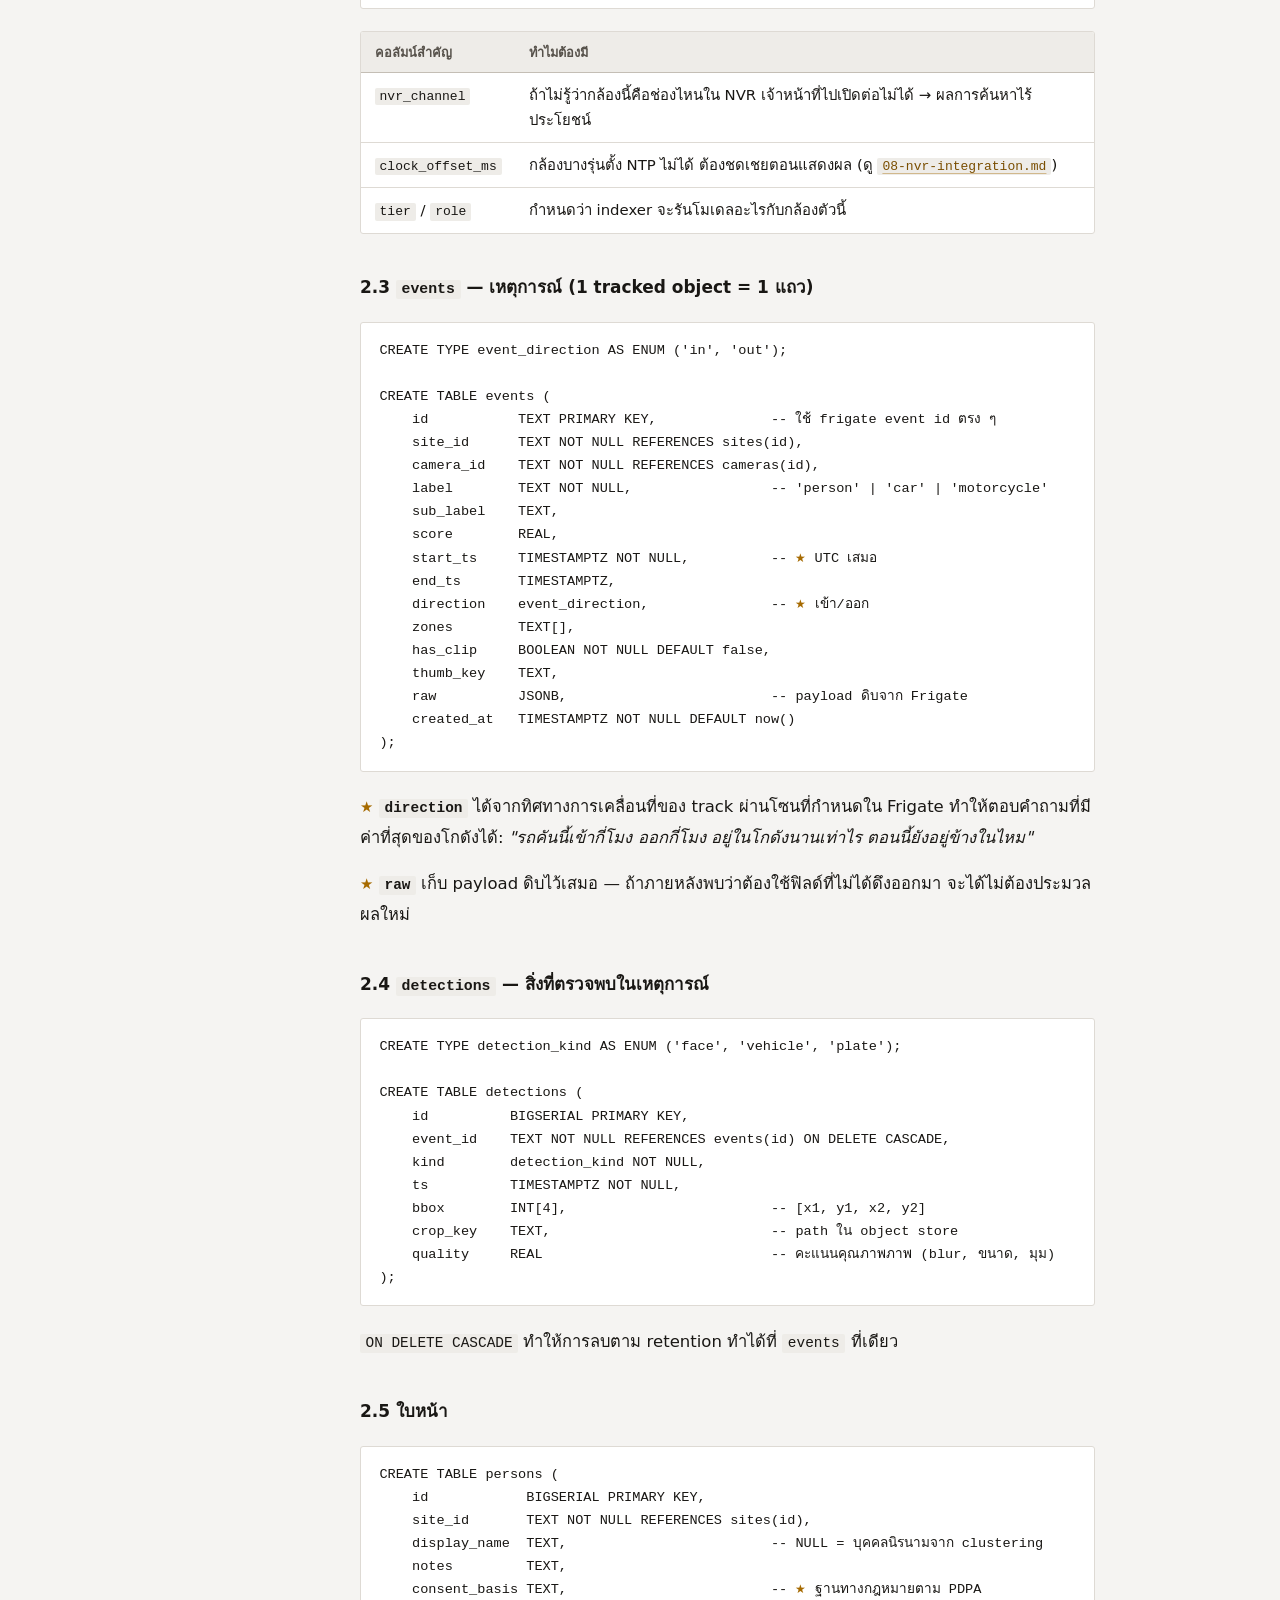
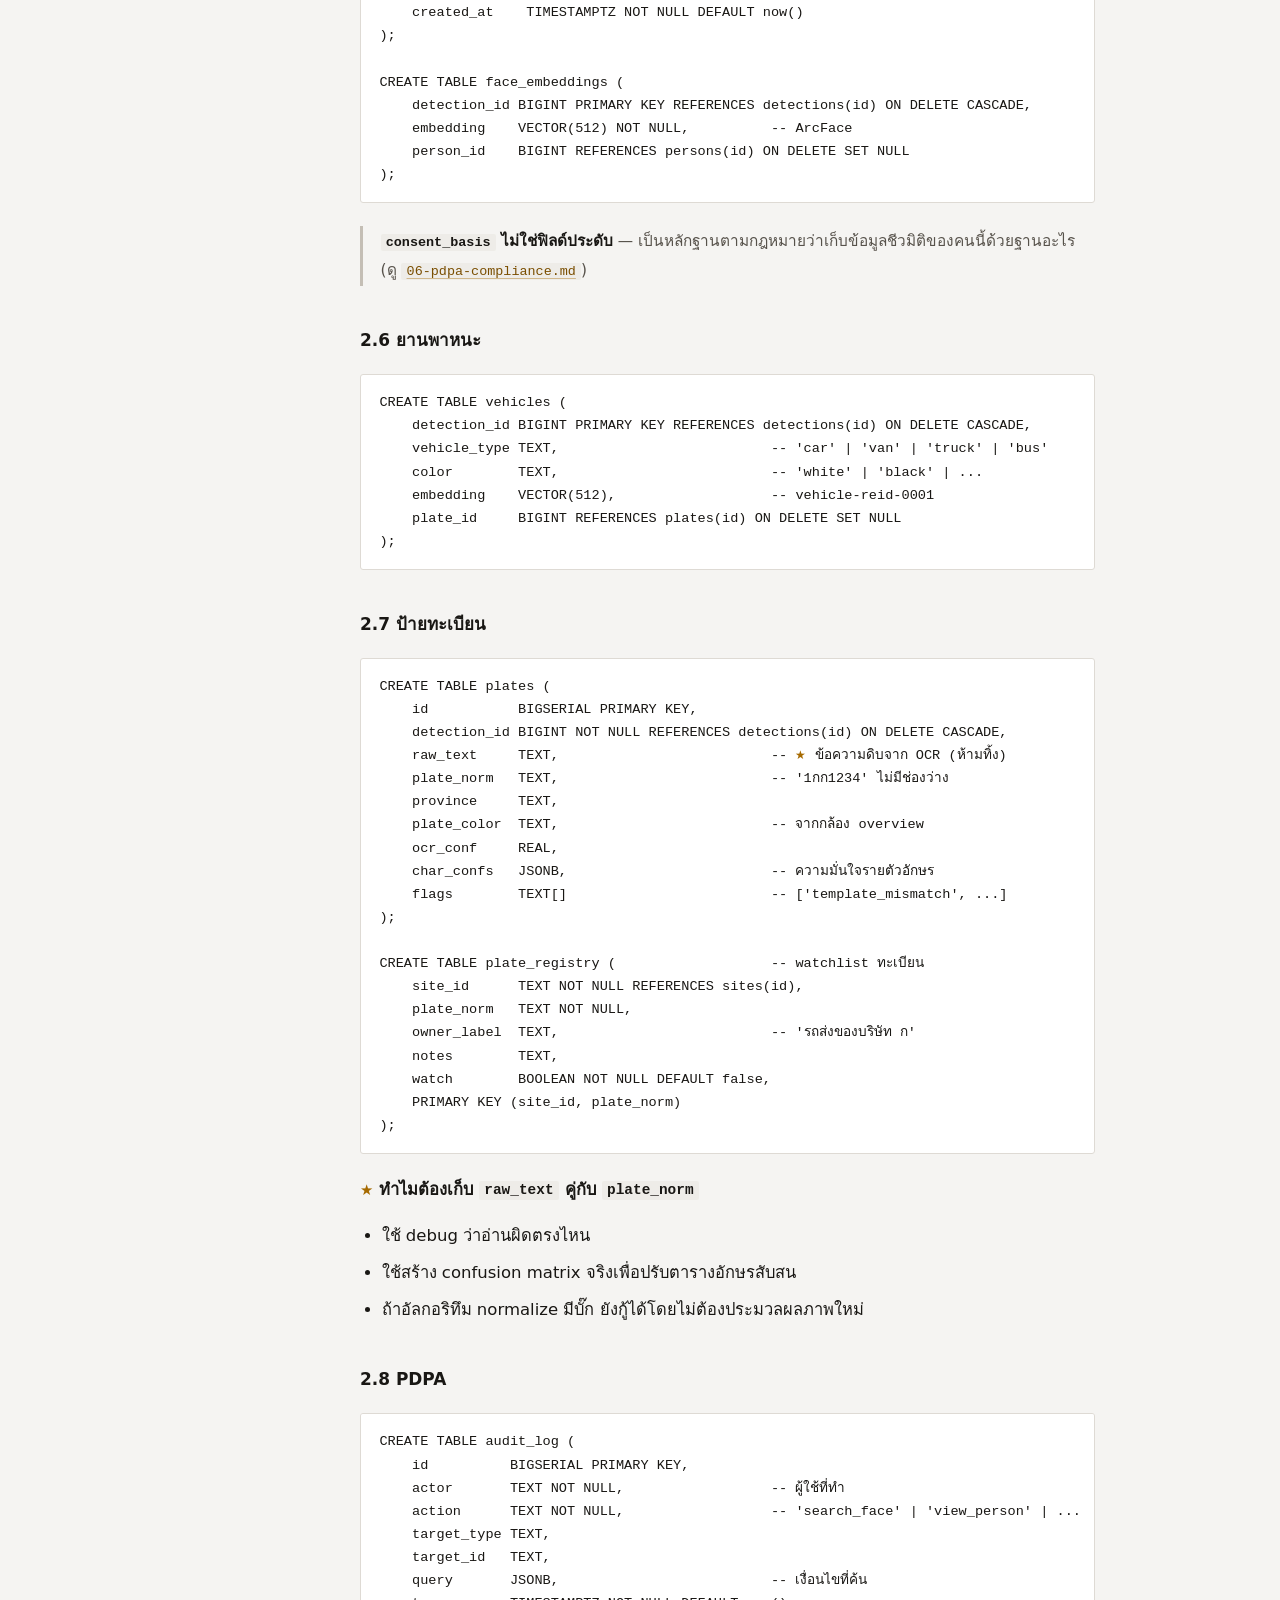
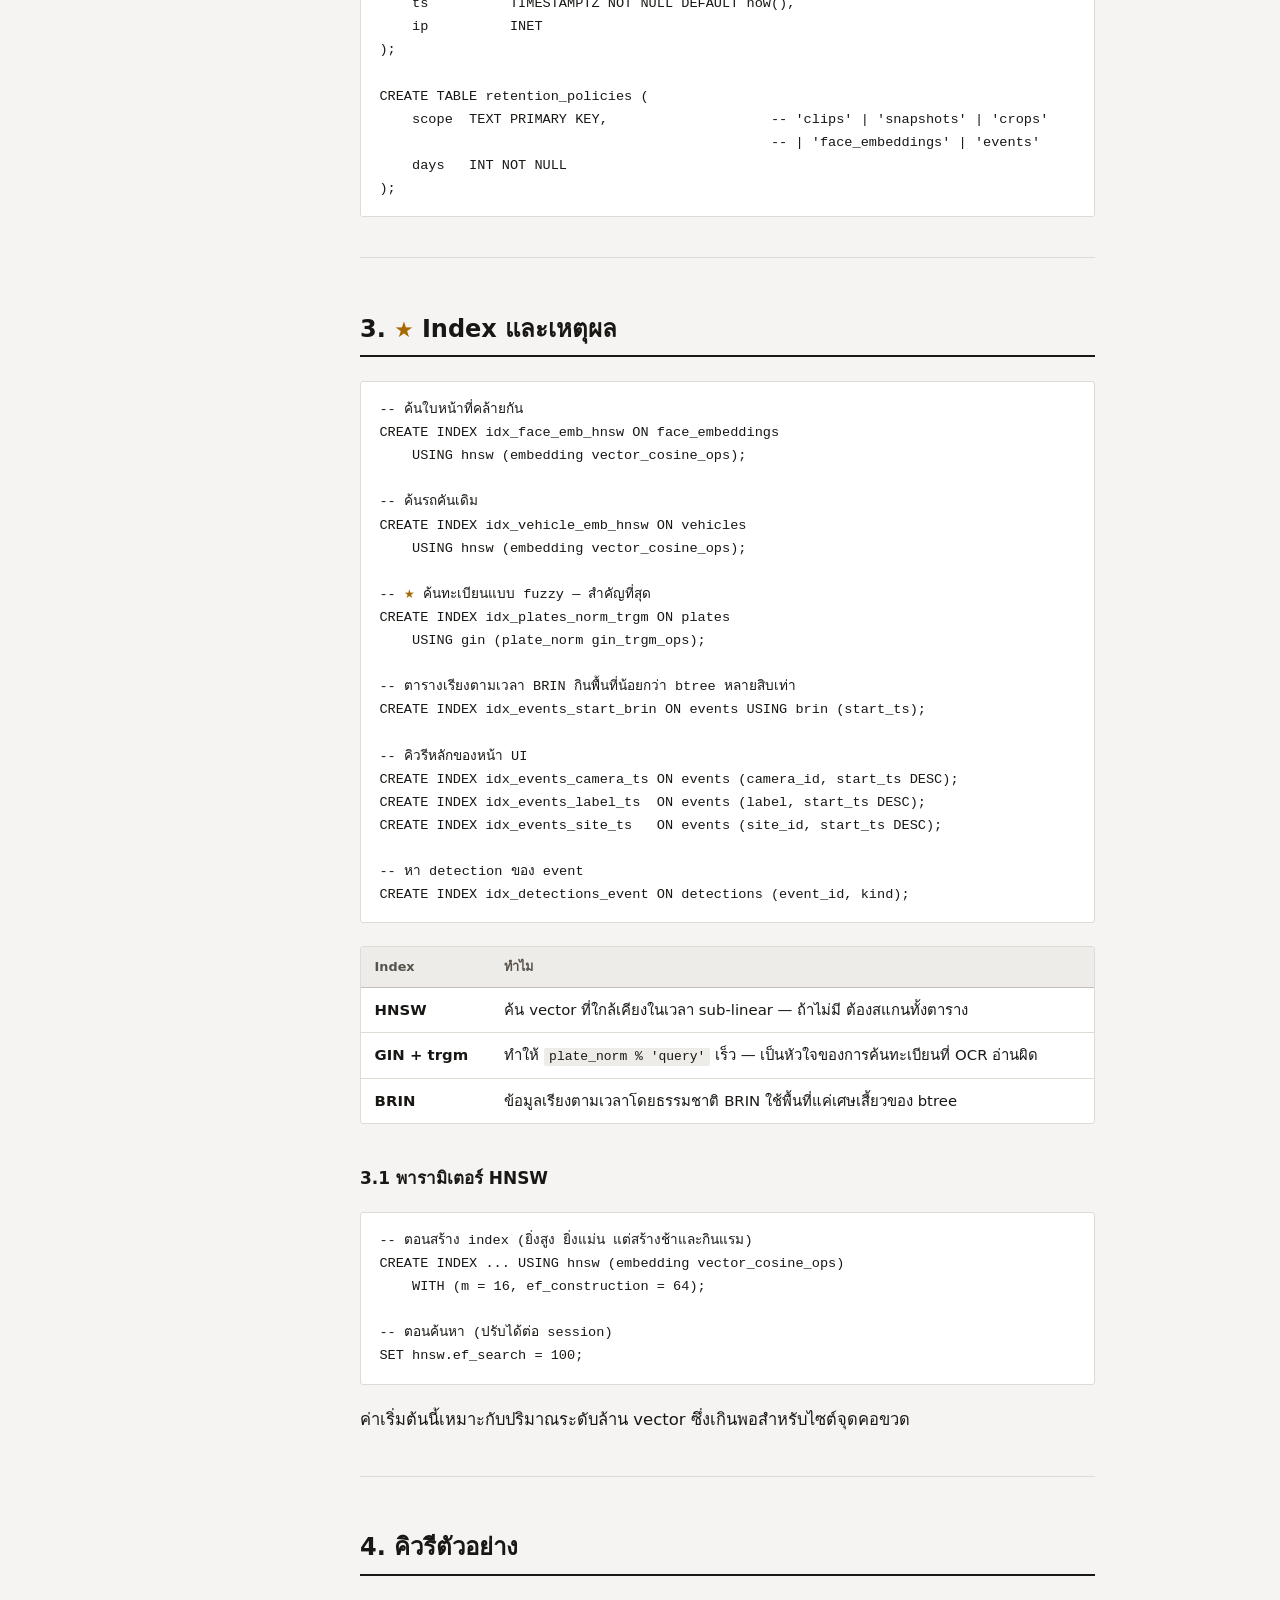
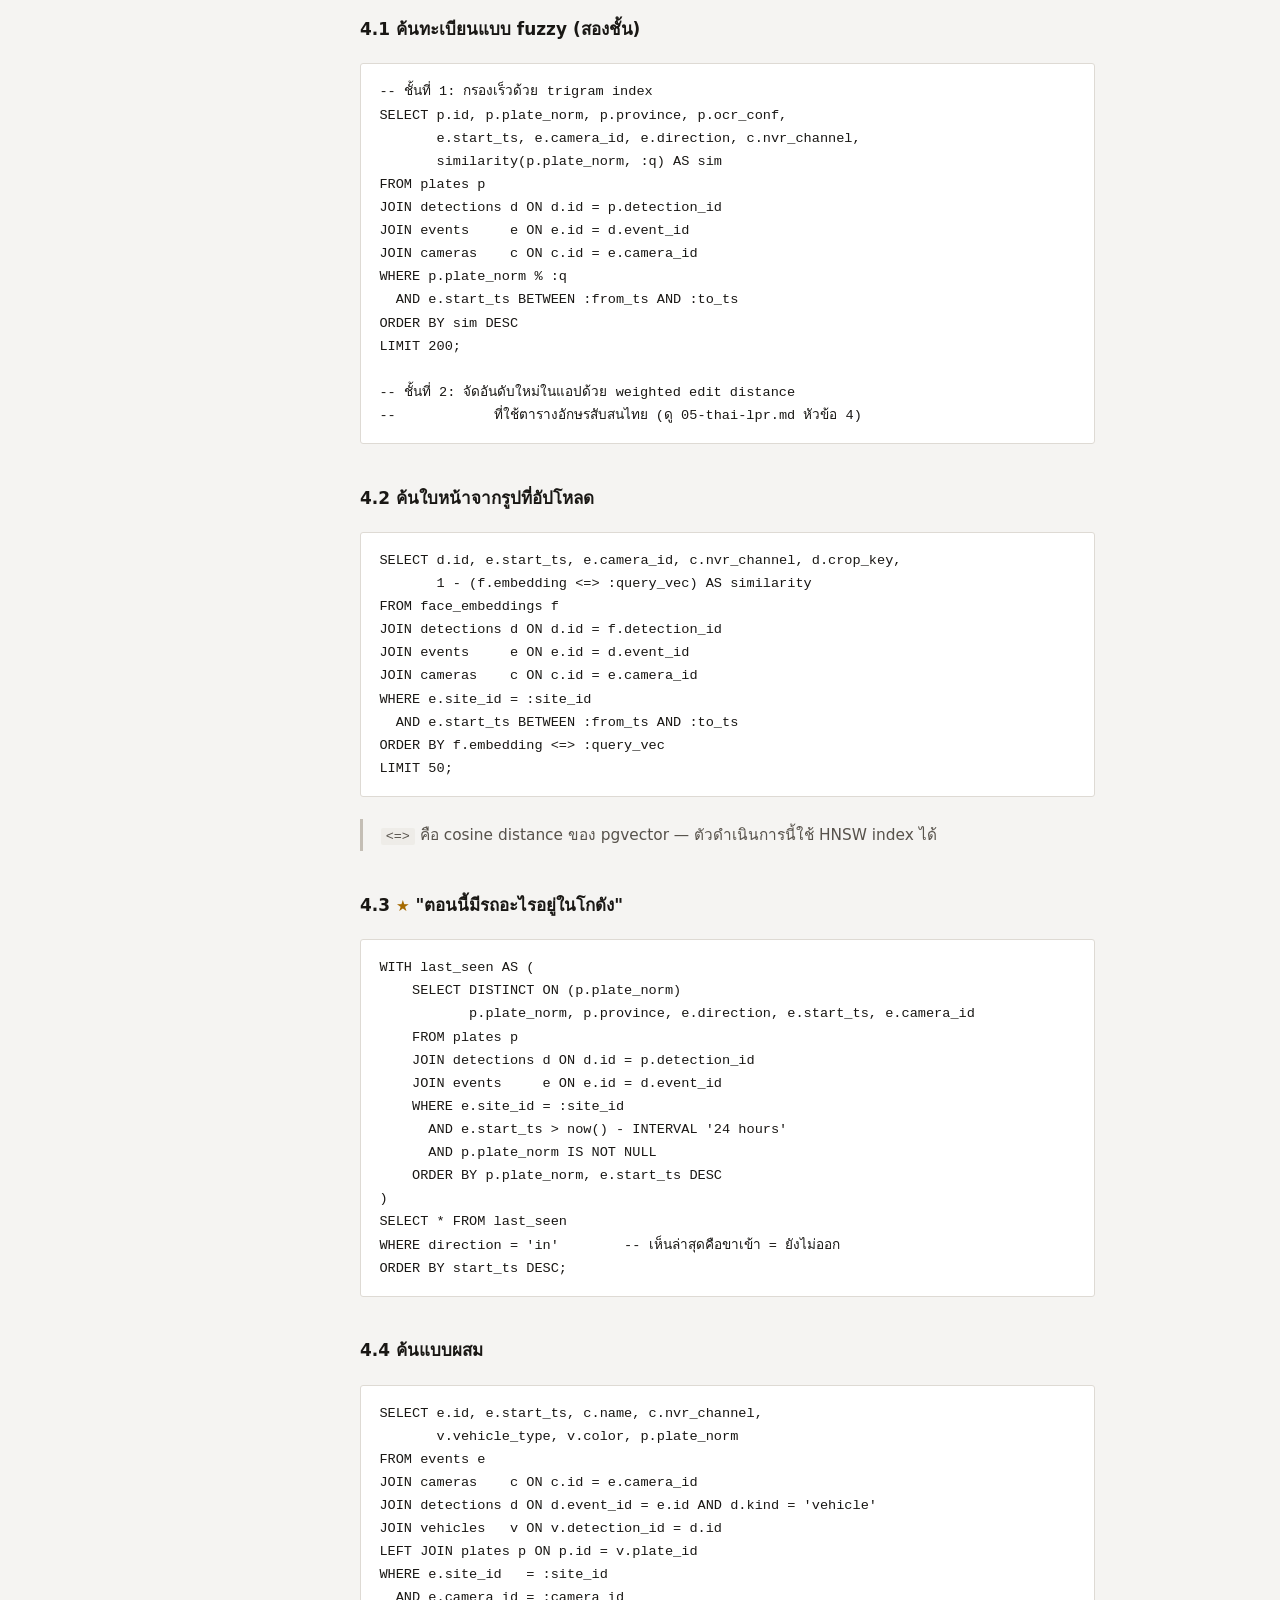
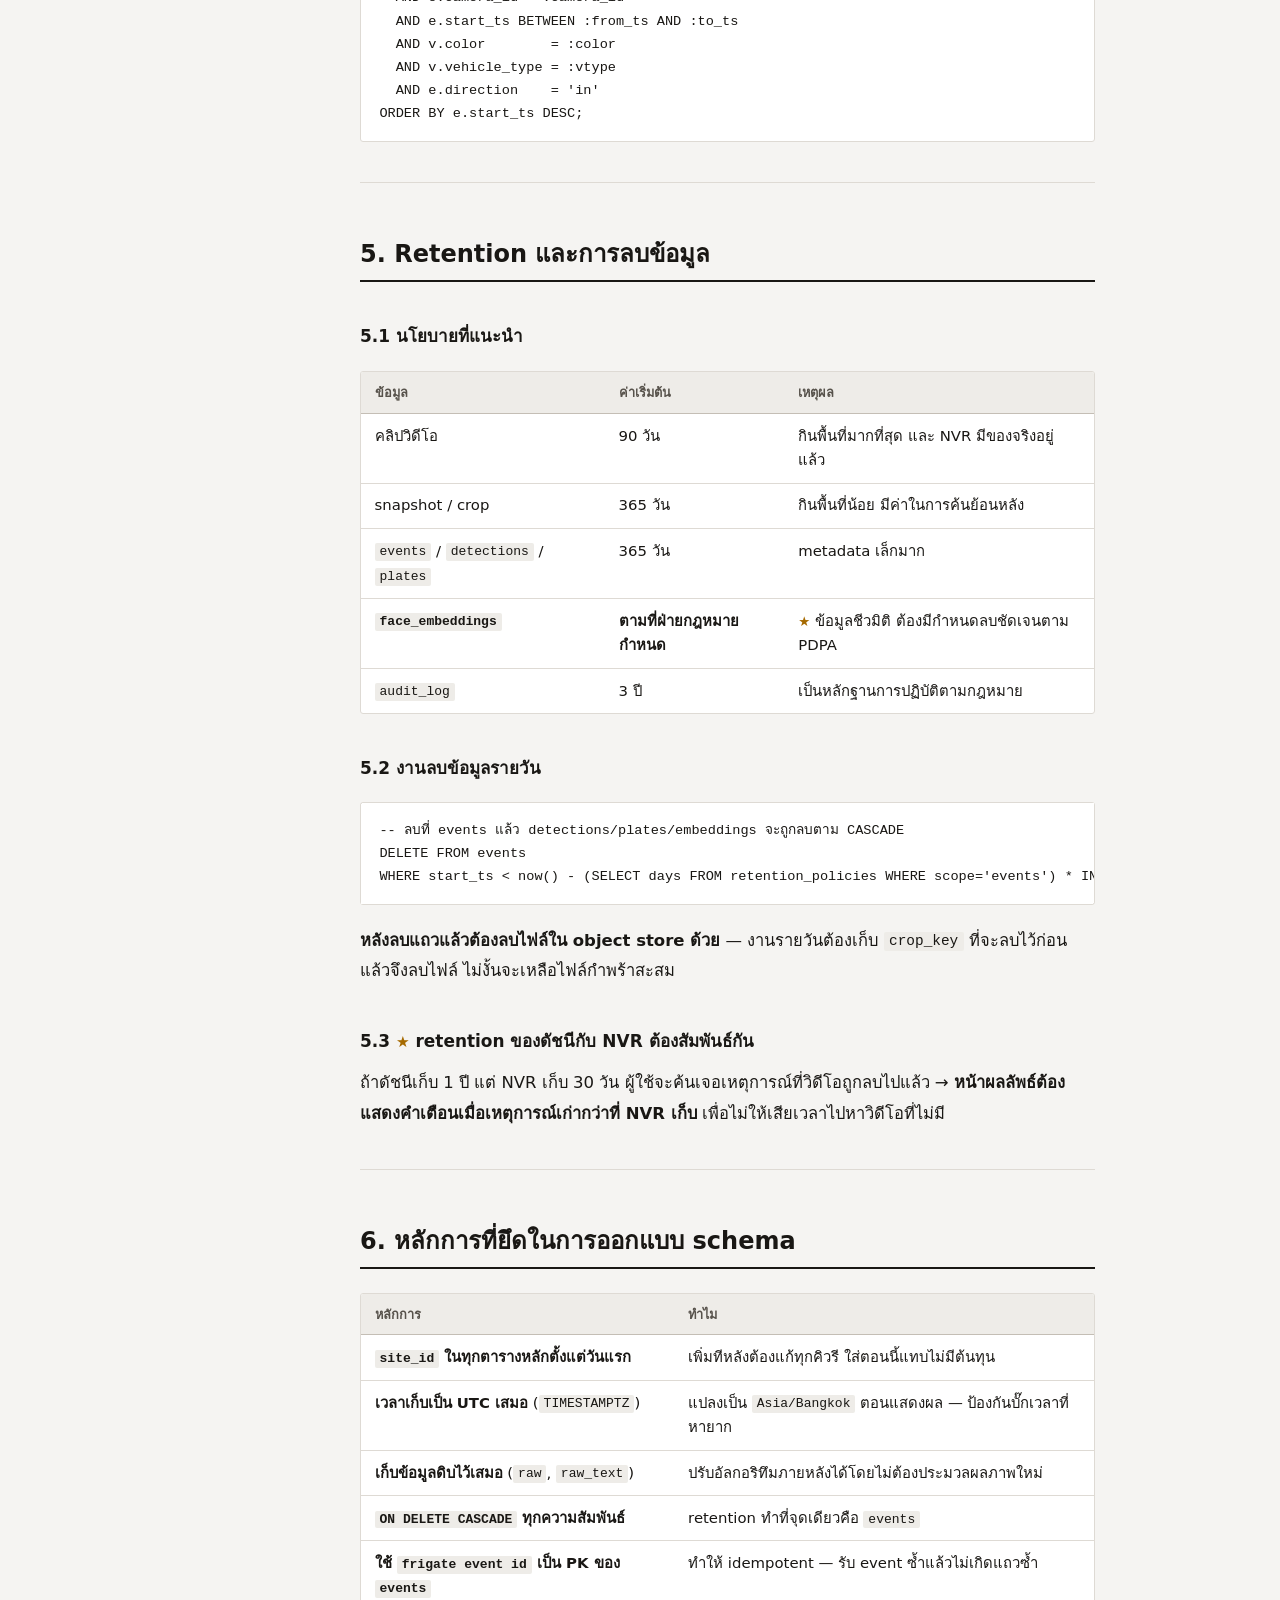
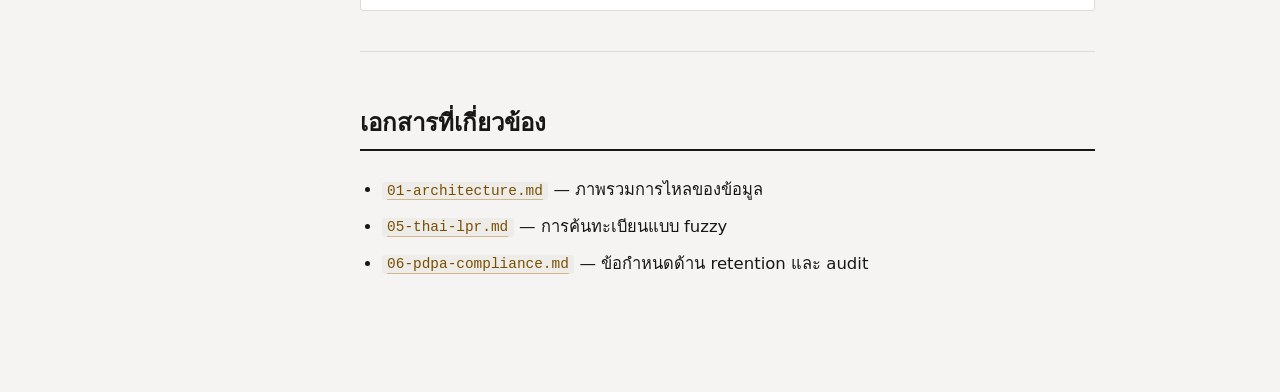
<file: docs/html/04-data-model.html>
<!doctype html>
<html lang="th">
<head>
<meta charset="utf-8">
<meta name="viewport" content="width=device-width, initial-scale=1">
<title>04 — โครงสร้างฐานข้อมูล — ระบบดัชนีสืบค้นภาพ</title>
<style>
:root {
  --ground:#F5F4F2; --surface:#FFFFFF; --surface-2:#EEECE8;
  --ink:#191714; --ink-2:#57524B; --ink-3:#8A837A;
  --rule:#DEDAD4; --rule-strong:#C4BEB5;
  --accent:#A66A00; --accent-ink:#7A4E00; --accent-wash:#F8F0DE;
  --pass:#216B45; --pass-wash:#E4F0E9; --fail:#A32219; --fail-wash:#F8E6E4;
  --shadow:0 1px 2px rgba(25,23,20,.05), 0 8px 24px -16px rgba(25,23,20,.28);
  --font-th:"Leelawadee UI","Noto Sans Thai","Thonburi","Sarabun","Segoe UI",Tahoma,system-ui,sans-serif;
  --font-mono:ui-monospace,"SF Mono","Cascadia Mono","Segoe UI Mono","Roboto Mono",Menlo,Consolas,monospace;
  --measure:70ch; --rail:16rem;
}
@media (prefers-color-scheme: dark) {
  :root {
    --ground:#141210; --surface:#1C1917; --surface-2:#24201C;
    --ink:#EFEAE2; --ink-2:#ADA49A; --ink-3:#7C736A;
    --rule:#332D27; --rule-strong:#4A423A;
    --accent:#E0A648; --accent-ink:#EFC077; --accent-wash:#2C2313;
    --pass:#5FBF8C; --pass-wash:#16301F; --fail:#E5796C; --fail-wash:#331A17;
    --shadow:0 1px 2px rgba(0,0,0,.4), 0 8px 24px -16px rgba(0,0,0,.7);
  }
}
:root[data-theme="dark"] {
  --ground:#141210; --surface:#1C1917; --surface-2:#24201C;
  --ink:#EFEAE2; --ink-2:#ADA49A; --ink-3:#7C736A;
  --rule:#332D27; --rule-strong:#4A423A;
  --accent:#E0A648; --accent-ink:#EFC077; --accent-wash:#2C2313;
  --pass:#5FBF8C; --pass-wash:#16301F; --fail:#E5796C; --fail-wash:#331A17;
  --shadow:0 1px 2px rgba(0,0,0,.4), 0 8px 24px -16px rgba(0,0,0,.7);
}
:root[data-theme="light"] {
  --ground:#F5F4F2; --surface:#FFFFFF; --surface-2:#EEECE8;
  --ink:#191714; --ink-2:#57524B; --ink-3:#8A837A;
  --rule:#DEDAD4; --rule-strong:#C4BEB5;
  --accent:#A66A00; --accent-ink:#7A4E00; --accent-wash:#F8F0DE;
  --pass:#216B45; --pass-wash:#E4F0E9; --fail:#A32219; --fail-wash:#F8E6E4;
  --shadow:0 1px 2px rgba(25,23,20,.05), 0 8px 24px -16px rgba(25,23,20,.28);
}

* { box-sizing:border-box; }
body {
  margin:0; background:var(--ground); color:var(--ink);
  font-family:var(--font-th); font-size:16.5px; line-height:1.85;
  -webkit-font-smoothing:antialiased; text-rendering:optimizeLegibility;
}
:where(a){ color:var(--accent-ink); text-decoration-color:color-mix(in srgb, var(--accent) 40%, transparent); text-underline-offset:.22em; }
:where(a):hover{ text-decoration-color:var(--accent); }
:where(a,button,input,summary):focus-visible{ outline:2px solid var(--accent); outline-offset:3px; border-radius:3px; }

.page{ display:grid; grid-template-columns:var(--rail) minmax(0,1fr); gap:3.5rem;
       max-width:78rem; margin:0 auto; padding:0 2rem 6rem; align-items:start; }
.main{ min-width:0; max-width:var(--measure); }
@media (max-width:60rem){ .page{ grid-template-columns:minmax(0,1fr); gap:0; padding:0 1.15rem 4rem; } .main{ max-width:none; } }

.masthead{ grid-column:1/-1; border-bottom:1px solid var(--rule);
           padding:3.5rem 0 2rem; margin-bottom:2.5rem; display:flex; flex-direction:column; gap:.9rem; }
.masthead__kicker{ font-family:var(--font-mono); font-size:.72rem; letter-spacing:.14em;
                   text-transform:uppercase; color:var(--ink-3); display:flex; flex-wrap:wrap; gap:.55rem .9rem; align-items:center; }
.masthead__kicker b{ color:var(--accent-ink); font-weight:600; }
.masthead__kicker a{ color:var(--ink-3); text-decoration:none; }
.masthead__kicker a:hover{ color:var(--accent-ink); }
.masthead h1{ margin:0; font-size:clamp(1.8rem,1.2rem + 2.2vw,2.5rem); line-height:1.35;
              font-weight:700; letter-spacing:-.005em; text-wrap:balance; }
.masthead__sub{ margin:0; max-width:56ch; color:var(--ink-2); font-size:1.02rem; }

.toc{ position:sticky; top:2rem; font-size:.875rem; line-height:1.6;
      border-left:1px solid var(--rule); padding-left:1.1rem; }
.toc__label{ font-family:var(--font-mono); font-size:.68rem; letter-spacing:.14em;
             text-transform:uppercase; color:var(--ink-3); margin-bottom:.85rem; }
.toc ol{ list-style:none; margin:0; padding:0; display:flex; flex-direction:column; gap:.1rem; }
.toc li{ margin:0; }
.toc a{ display:block; padding:.3rem 0; color:var(--ink-2); text-decoration:none; border-radius:2px; }
.toc a:hover{ color:var(--ink); }
.toc a.is-active{ color:var(--accent-ink); font-weight:600; }
@media (max-width:60rem){
  .toc{ position:static; border-left:0; border:1px solid var(--rule); border-radius:3px;
        background:var(--surface); padding:1rem 1.1rem; margin-bottom:2.5rem; }
  .toc ol{ columns:2; column-gap:1.5rem; }
  .toc li{ break-inside:avoid; }
}

h2{ margin:3.4rem 0 1.5rem; padding-bottom:.55rem; border-bottom:2px solid var(--ink);
    font-size:clamp(1.25rem,1.1rem + .7vw,1.5rem); line-height:1.4; font-weight:700;
    text-wrap:balance; scroll-margin-top:1.5rem; }
.main > h2:first-child{ margin-top:0; }
h3{ margin:2.6rem 0 .9rem; font-size:1.06rem; font-weight:700; line-height:1.5; scroll-margin-top:1.5rem; }
h4{ margin:1.9rem 0 .6rem; font-size:.95rem; font-weight:700; color:var(--ink-2); }
p{ margin:0 0 1rem; }
strong{ font-weight:700; }
ul,ol{ margin:0 0 1.1rem; padding-left:1.35rem; }
li{ margin-bottom:.4rem; }
li:last-child{ margin-bottom:0; }
li > ul, li > ol { margin-top:.4rem; }
hr{ border:0; border-top:1px solid var(--rule); margin:2.5rem 0; }

/* ★ ในต้นฉบับ = ระดับความสำคัญ */
.star{ color:var(--accent); font-size:.9em; }

blockquote{ margin:1.4rem 0; padding:.1rem 0 .1rem 1.1rem;
            border-left:3px solid var(--rule-strong); color:var(--ink-2); font-size:.96rem; }
blockquote strong{ color:var(--ink); }
blockquote > :last-child{ margin-bottom:0; }
/* blockquote ที่ขึ้นต้นด้วย ★ = คำเตือนสำคัญ */
blockquote.is-flag{ background:var(--surface); border:1px solid var(--rule);
                    border-left:4px solid var(--accent); border-radius:2px;
                    padding:1.05rem 1.25rem; box-shadow:var(--shadow); color:var(--ink); }

.tw{ overflow-x:auto; margin:1.4rem 0; border:1px solid var(--rule); border-radius:3px;
     background:var(--surface); -webkit-overflow-scrolling:touch; }
table{ border-collapse:collapse; width:100%; font-size:.93rem; line-height:1.65;
       font-variant-numeric:tabular-nums; }
thead th{ background:var(--surface-2); text-align:left; font-weight:700; font-size:.8rem;
          color:var(--ink-2); padding:.6rem .85rem; border-bottom:1px solid var(--rule-strong); white-space:nowrap; }
td{ padding:.62rem .85rem; border-bottom:1px solid var(--rule); vertical-align:top; text-align:left; }
tbody tr:last-child td{ border-bottom:0; }
td:empty{ min-width:4rem; }

code{ font-family:var(--font-mono); font-size:.875em; background:var(--surface-2);
      padding:.1em .38em; border-radius:2px; }
pre{ font-family:var(--font-mono); font-size:.85rem; line-height:1.7; background:var(--surface);
     border:1px solid var(--rule); border-radius:3px; padding:1rem 1.15rem; margin:1.3rem 0;
     overflow-x:auto; color:var(--ink); font-variant-numeric:tabular-nums; }
pre code{ background:none; padding:0; font-size:1em; white-space:pre; }

/* เช็กลิสต์ติ๊กได้ จำสถานะไว้ — ใช้ li.chk เพื่อรองรับรายการซ้อนชั้น */
ul:has(> li.chk){ list-style:none; margin:1.1rem 0 1.5rem; padding:0; }
li.chk > ul{ margin:.3rem 0 .5rem 1.8rem; }
li.chk{ margin:0; }
li.chk > label{ display:flex; gap:.7rem; align-items:flex-start; padding:.5rem .7rem;
                border-radius:3px; cursor:pointer; transition:background .12s ease; }
li.chk > label:hover{ background:var(--surface-2); }
li.chk input{ appearance:none; flex:0 0 auto; width:1.05rem; height:1.05rem; margin:.38rem 0 0;
              border:1.5px solid var(--rule-strong); border-radius:2px; background:var(--surface);
              cursor:pointer; position:relative; }
li.chk input:checked{ background:var(--pass); border-color:var(--pass); }
li.chk input:checked::after{ content:""; position:absolute; left:5px; top:1px; width:4px; height:9px;
                             border:solid var(--surface); border-width:0 2px 2px 0; transform:rotate(42deg); }
li.chk input:checked + span{ color:var(--ink-3); text-decoration:line-through; text-decoration-thickness:1px; }
li.chk > label > span{ flex:1; }
.checks-reset{ font-family:var(--font-mono); font-size:.72rem; letter-spacing:.06em; background:none;
               border:1px solid var(--rule); border-radius:2px; color:var(--ink-3);
               padding:.3rem .65rem; cursor:pointer; margin:.4rem 0 1.5rem; display:inline-block; }
.checks-reset:hover{ color:var(--ink); border-color:var(--rule-strong); }

/* หน้า index */
.cards{ list-style:none; padding:0; margin:0; display:grid; gap:.65rem; }
.cards li{ margin:0; }
.cards a{ display:flex; gap:1rem; align-items:baseline; text-decoration:none; color:inherit;
          background:var(--surface); border:1px solid var(--rule); border-radius:3px;
          padding:.9rem 1.1rem; transition:border-color .12s ease, transform .12s ease; }
.cards a:hover{ border-color:var(--accent); transform:translateX(2px); }
.cards .n{ font-family:var(--font-mono); font-size:.85rem; color:var(--ink-3); font-variant-numeric:tabular-nums; }
.cards .t{ font-weight:700; display:block; margin-bottom:.1rem; }
.cards .d{ color:var(--ink-2); font-size:.92rem; display:block; line-height:1.6; }
.cards .is-key .t{ color:var(--accent-ink); }
.cards a.is-key{ border-left:3px solid var(--accent); }

@media print{
  :root{ --ground:#fff; --surface:#fff; --surface-2:#f2f2f2; --ink:#000; --ink-2:#333; --ink-3:#666;
         --rule:#bbb; --rule-strong:#888; --accent:#000; --accent-ink:#000; --accent-wash:#f4f4f4; --shadow:none; }
  body{ font-size:10.5pt; line-height:1.65; }
  .toc,.checks-reset{ display:none; }
  .page{ display:block; max-width:none; padding:0; }
  h2,h3,h4{ page-break-after:avoid; }
  .tw,pre,blockquote{ page-break-inside:avoid; }
  a{ text-decoration:none; color:#000; }
}
@media (prefers-reduced-motion: reduce){ *{ animation:none !important; transition:none !important; scroll-behavior:auto !important; } }
html{ scroll-behavior:smooth; }
</style>
</head>
<body data-doc="04-data-model">
<div class="page">
  <header class="masthead">
    <div class="masthead__kicker">
      <span>เอกสาร 04</span><span>·</span><span>ระบบดัชนีสืบค้นภาพจากกล้องวงจรปิด</span><span>·</span><a href="index.html"><b>สารบัญทั้งหมด</b></a>
    </div>
    <h1>โครงสร้างฐานข้อมูล</h1>
    <p class="masthead__sub">PostgreSQL 16+ พร้อมส่วนขยาย <code>pgvector</code> และ <code>pg_trgm</code> จัดการ schema ด้วย Alembic ที่ <code>db/migrations/</code></p>
  </header>
  <nav class="toc" aria-label="สารบัญ">
    <div class="toc__label">สารบัญ</div>
    <ol>
      <li><a href="#1-ส่วนขยายที่ต้องเปิด">1. ส่วนขยายที่ต้องเปิด</a></li>
      <li><a href="#2-ตาราง">2. ตาราง</a></li>
      <li><a href="#3-index-และเหตุผล">3. ★ Index และเหตุผล</a></li>
      <li><a href="#4-คิวรีตัวอย่าง">4. คิวรีตัวอย่าง</a></li>
      <li><a href="#5-retention-และการลบข้อมูล">5. Retention และการลบข้อมูล</a></li>
      <li><a href="#6-หลักการที่ยึดในการออกแบบ-schema">6. หลักการที่ยึดในการออกแบบ schema</a></li>
      <li><a href="#เอกสารที่เกี่ยวข้อง">เอกสารที่เกี่ยวข้อง</a></li>
    </ol>
  </nav>
  <main class="main">
<hr />
<h2 id="1-ส่วนขยายที่ต้องเปิด">1. ส่วนขยายที่ต้องเปิด</h2>
<pre><code class="language-sql">CREATE EXTENSION IF NOT EXISTS vector;      -- pgvector: เก็บและค้น embedding
CREATE EXTENSION IF NOT EXISTS pg_trgm;     -- trigram: ค้นทะเบียนแบบ fuzzy
CREATE EXTENSION IF NOT EXISTS btree_gin;   -- index ผสมระหว่าง btree กับ gin
</code></pre>
<hr />
<h2 id="2-ตาราง">2. ตาราง</h2>
<h3 id="2-1-sites-ไซต์-โกดัง">2.1 <code>sites</code> — ไซต์ (โกดัง)</h3>
<pre><code class="language-sql">CREATE TABLE sites (
    id          TEXT PRIMARY KEY,               -- 'WH01'
    name        TEXT NOT NULL,                  -- 'โกดังบางนา'
    timezone    TEXT NOT NULL DEFAULT 'Asia/Bangkok',
    nvr_host    TEXT,                           -- IP ของ NVR
    nvr_vendor  TEXT,                           -- 'dahua' | 'hikvision' | 'onvif'
    created_at  TIMESTAMPTZ NOT NULL DEFAULT now()
);
</code></pre>
<blockquote>
<p><strong>มีตารางนี้ตั้งแต่วันแรกแม้จะมีไซต์เดียว</strong> — เพิ่มทีหลังต้องแก้ทุกคิวรีในระบบ</p>
</blockquote>
<h3 id="2-2-cameras-กล้อง">2.2 <code>cameras</code> — กล้อง</h3>
<pre><code class="language-sql">CREATE TYPE camera_role AS ENUM ('lpr', 'overview', 'face', 'context');

CREATE TABLE cameras (
    id              TEXT PRIMARY KEY,           -- 'WH01-GATE-LPR'
    site_id         TEXT NOT NULL REFERENCES sites(id),
    name            TEXT NOT NULL,              -- 'ประตูใหญ่ - อ่านป้าย'
    tier            CHAR(1) NOT NULL,           -- 'A' | 'B' | 'C'
    role            camera_role,
    location        TEXT,
    vendor          TEXT,
    nvr_channel     INT,                        -- <span class="star">★</span> ช่องใน NVR
    rtsp_profile    JSONB,                      -- ข้อมูลจาก probe_cameras.py
    clock_offset_ms INT NOT NULL DEFAULT 0,     -- <span class="star">★</span> ชดเชยเวลากล้องที่เพี้ยน
    zone_config     JSONB,                      -- โซนตรวจทิศทางเข้า/ออก
    enabled         BOOLEAN NOT NULL DEFAULT true
);
</code></pre>
<div class="tw"><table>
<thead>
<tr>
<th>คอลัมน์สำคัญ</th>
<th>ทำไมต้องมี</th>
</tr>
</thead>
<tbody>
<tr>
<td><code>nvr_channel</code></td>
<td>ถ้าไม่รู้ว่ากล้องนี้คือช่องไหนใน NVR เจ้าหน้าที่ไปเปิดต่อไม่ได้ → ผลการค้นหาไร้ประโยชน์</td>
</tr>
<tr>
<td><code>clock_offset_ms</code></td>
<td>กล้องบางรุ่นตั้ง NTP ไม่ได้ ต้องชดเชยตอนแสดงผล (ดู <a href="08-nvr-integration.html"><code>08-nvr-integration.md</code></a>)</td>
</tr>
<tr>
<td><code>tier</code> / <code>role</code></td>
<td>กำหนดว่า indexer จะรันโมเดลอะไรกับกล้องตัวนี้</td>
</tr>
</tbody>
</table></div>
<h3 id="2-3-events-เหตุการณ์-1-tracked-object-1-แถว">2.3 <code>events</code> — เหตุการณ์ (1 tracked object = 1 แถว)</h3>
<pre><code class="language-sql">CREATE TYPE event_direction AS ENUM ('in', 'out');

CREATE TABLE events (
    id           TEXT PRIMARY KEY,              -- ใช้ frigate event id ตรง ๆ
    site_id      TEXT NOT NULL REFERENCES sites(id),
    camera_id    TEXT NOT NULL REFERENCES cameras(id),
    label        TEXT NOT NULL,                 -- 'person' | 'car' | 'motorcycle'
    sub_label    TEXT,
    score        REAL,
    start_ts     TIMESTAMPTZ NOT NULL,          -- <span class="star">★</span> UTC เสมอ
    end_ts       TIMESTAMPTZ,
    direction    event_direction,               -- <span class="star">★</span> เข้า/ออก
    zones        TEXT[],
    has_clip     BOOLEAN NOT NULL DEFAULT false,
    thumb_key    TEXT,
    raw          JSONB,                         -- payload ดิบจาก Frigate
    created_at   TIMESTAMPTZ NOT NULL DEFAULT now()
);
</code></pre>
<p><strong><span class="star">★</span> <code>direction</code></strong> ได้จากทิศทางการเคลื่อนที่ของ track ผ่านโซนที่กำหนดใน Frigate
ทำให้ตอบคำถามที่มีค่าที่สุดของโกดังได้: <em>&quot;รถคันนี้เข้ากี่โมง ออกกี่โมง อยู่ในโกดังนานเท่าไร ตอนนี้ยังอยู่ข้างในไหม&quot;</em></p>
<p><strong><span class="star">★</span> <code>raw</code></strong> เก็บ payload ดิบไว้เสมอ — ถ้าภายหลังพบว่าต้องใช้ฟิลด์ที่ไม่ได้ดึงออกมา จะได้ไม่ต้องประมวลผลใหม่</p>
<h3 id="2-4-detections-สิ่งที่ตรวจพบในเหตุการณ์">2.4 <code>detections</code> — สิ่งที่ตรวจพบในเหตุการณ์</h3>
<pre><code class="language-sql">CREATE TYPE detection_kind AS ENUM ('face', 'vehicle', 'plate');

CREATE TABLE detections (
    id          BIGSERIAL PRIMARY KEY,
    event_id    TEXT NOT NULL REFERENCES events(id) ON DELETE CASCADE,
    kind        detection_kind NOT NULL,
    ts          TIMESTAMPTZ NOT NULL,
    bbox        INT[4],                         -- [x1, y1, x2, y2]
    crop_key    TEXT,                           -- path ใน object store
    quality     REAL                            -- คะแนนคุณภาพภาพ (blur, ขนาด, มุม)
);
</code></pre>
<p><code>ON DELETE CASCADE</code> ทำให้การลบตาม retention ทำได้ที่ <code>events</code> ที่เดียว</p>
<h3 id="2-5-ใบหน้า">2.5 ใบหน้า</h3>
<pre><code class="language-sql">CREATE TABLE persons (
    id            BIGSERIAL PRIMARY KEY,
    site_id       TEXT NOT NULL REFERENCES sites(id),
    display_name  TEXT,                         -- NULL = บุคคลนิรนามจาก clustering
    notes         TEXT,
    consent_basis TEXT,                         -- <span class="star">★</span> ฐานทางกฎหมายตาม PDPA
    created_at    TIMESTAMPTZ NOT NULL DEFAULT now()
);

CREATE TABLE face_embeddings (
    detection_id BIGINT PRIMARY KEY REFERENCES detections(id) ON DELETE CASCADE,
    embedding    VECTOR(512) NOT NULL,          -- ArcFace
    person_id    BIGINT REFERENCES persons(id) ON DELETE SET NULL
);
</code></pre>
<blockquote>
<p><strong><code>consent_basis</code> ไม่ใช่ฟิลด์ประดับ</strong> — เป็นหลักฐานตามกฎหมายว่าเก็บข้อมูลชีวมิติของคนนี้ด้วยฐานอะไร (ดู <a href="06-pdpa-compliance.html"><code>06-pdpa-compliance.md</code></a>)</p>
</blockquote>
<h3 id="2-6-ยานพาหนะ">2.6 ยานพาหนะ</h3>
<pre><code class="language-sql">CREATE TABLE vehicles (
    detection_id BIGINT PRIMARY KEY REFERENCES detections(id) ON DELETE CASCADE,
    vehicle_type TEXT,                          -- 'car' | 'van' | 'truck' | 'bus'
    color        TEXT,                          -- 'white' | 'black' | ...
    embedding    VECTOR(512),                   -- vehicle-reid-0001
    plate_id     BIGINT REFERENCES plates(id) ON DELETE SET NULL
);
</code></pre>
<h3 id="2-7-ป้ายทะเบียน">2.7 ป้ายทะเบียน</h3>
<pre><code class="language-sql">CREATE TABLE plates (
    id           BIGSERIAL PRIMARY KEY,
    detection_id BIGINT NOT NULL REFERENCES detections(id) ON DELETE CASCADE,
    raw_text     TEXT,                          -- <span class="star">★</span> ข้อความดิบจาก OCR (ห้ามทิ้ง)
    plate_norm   TEXT,                          -- '1กก1234' ไม่มีช่องว่าง
    province     TEXT,
    plate_color  TEXT,                          -- จากกล้อง overview
    ocr_conf     REAL,
    char_confs   JSONB,                         -- ความมั่นใจรายตัวอักษร
    flags        TEXT[]                         -- ['template_mismatch', ...]
);

CREATE TABLE plate_registry (                   -- watchlist ทะเบียน
    site_id      TEXT NOT NULL REFERENCES sites(id),
    plate_norm   TEXT NOT NULL,
    owner_label  TEXT,                          -- 'รถส่งของบริษัท ก'
    notes        TEXT,
    watch        BOOLEAN NOT NULL DEFAULT false,
    PRIMARY KEY (site_id, plate_norm)
);
</code></pre>
<p><strong><span class="star">★</span> ทำไมต้องเก็บ <code>raw_text</code> คู่กับ <code>plate_norm</code></strong></p>
<ul>
<li>ใช้ debug ว่าอ่านผิดตรงไหน</li>
<li>ใช้สร้าง confusion matrix จริงเพื่อปรับตารางอักษรสับสน</li>
<li>ถ้าอัลกอริทึม normalize มีบั๊ก ยังกู้ได้โดยไม่ต้องประมวลผลภาพใหม่</li>
</ul>
<h3 id="2-8-pdpa">2.8 PDPA</h3>
<pre><code class="language-sql">CREATE TABLE audit_log (
    id          BIGSERIAL PRIMARY KEY,
    actor       TEXT NOT NULL,                  -- ผู้ใช้ที่ทำ
    action      TEXT NOT NULL,                  -- 'search_face' | 'view_person' | ...
    target_type TEXT,
    target_id   TEXT,
    query       JSONB,                          -- เงื่อนไขที่ค้น
    ts          TIMESTAMPTZ NOT NULL DEFAULT now(),
    ip          INET
);

CREATE TABLE retention_policies (
    scope  TEXT PRIMARY KEY,                    -- 'clips' | 'snapshots' | 'crops'
                                                -- | 'face_embeddings' | 'events'
    days   INT NOT NULL
);
</code></pre>
<hr />
<h2 id="3-index-และเหตุผล">3. <span class="star">★</span> Index และเหตุผล</h2>
<pre><code class="language-sql">-- ค้นใบหน้าที่คล้ายกัน
CREATE INDEX idx_face_emb_hnsw ON face_embeddings
    USING hnsw (embedding vector_cosine_ops);

-- ค้นรถคันเดิม
CREATE INDEX idx_vehicle_emb_hnsw ON vehicles
    USING hnsw (embedding vector_cosine_ops);

-- <span class="star">★</span> ค้นทะเบียนแบบ fuzzy — สำคัญที่สุด
CREATE INDEX idx_plates_norm_trgm ON plates
    USING gin (plate_norm gin_trgm_ops);

-- ตารางเรียงตามเวลา BRIN กินพื้นที่น้อยกว่า btree หลายสิบเท่า
CREATE INDEX idx_events_start_brin ON events USING brin (start_ts);

-- คิวรีหลักของหน้า UI
CREATE INDEX idx_events_camera_ts ON events (camera_id, start_ts DESC);
CREATE INDEX idx_events_label_ts  ON events (label, start_ts DESC);
CREATE INDEX idx_events_site_ts   ON events (site_id, start_ts DESC);

-- หา detection ของ event
CREATE INDEX idx_detections_event ON detections (event_id, kind);
</code></pre>
<div class="tw"><table>
<thead>
<tr>
<th>Index</th>
<th>ทำไม</th>
</tr>
</thead>
<tbody>
<tr>
<td><strong>HNSW</strong></td>
<td>ค้น vector ที่ใกล้เคียงในเวลา sub-linear — ถ้าไม่มี ต้องสแกนทั้งตาราง</td>
</tr>
<tr>
<td><strong>GIN + trgm</strong></td>
<td>ทำให้ <code>plate_norm % 'query'</code> เร็ว — เป็นหัวใจของการค้นทะเบียนที่ OCR อ่านผิด</td>
</tr>
<tr>
<td><strong>BRIN</strong></td>
<td>ข้อมูลเรียงตามเวลาโดยธรรมชาติ BRIN ใช้พื้นที่แค่เศษเสี้ยวของ btree</td>
</tr>
</tbody>
</table></div>
<h3 id="3-1-พารามิเตอร์-hnsw">3.1 พารามิเตอร์ HNSW</h3>
<pre><code class="language-sql">-- ตอนสร้าง index (ยิ่งสูง ยิ่งแม่น แต่สร้างช้าและกินแรม)
CREATE INDEX ... USING hnsw (embedding vector_cosine_ops)
    WITH (m = 16, ef_construction = 64);

-- ตอนค้นหา (ปรับได้ต่อ session)
SET hnsw.ef_search = 100;
</code></pre>
<p>ค่าเริ่มต้นนี้เหมาะกับปริมาณระดับล้าน vector ซึ่งเกินพอสำหรับไซต์จุดคอขวด</p>
<hr />
<h2 id="4-คิวรีตัวอย่าง">4. คิวรีตัวอย่าง</h2>
<h3 id="4-1-ค้นทะเบียนแบบ-fuzzy-สองชั้น">4.1 ค้นทะเบียนแบบ fuzzy (สองชั้น)</h3>
<pre><code class="language-sql">-- ชั้นที่ 1: กรองเร็วด้วย trigram index
SELECT p.id, p.plate_norm, p.province, p.ocr_conf,
       e.start_ts, e.camera_id, e.direction, c.nvr_channel,
       similarity(p.plate_norm, :q) AS sim
FROM plates p
JOIN detections d ON d.id = p.detection_id
JOIN events     e ON e.id = d.event_id
JOIN cameras    c ON c.id = e.camera_id
WHERE p.plate_norm % :q
  AND e.start_ts BETWEEN :from_ts AND :to_ts
ORDER BY sim DESC
LIMIT 200;

-- ชั้นที่ 2: จัดอันดับใหม่ในแอปด้วย weighted edit distance
--            ที่ใช้ตารางอักษรสับสนไทย (ดู 05-thai-lpr.md หัวข้อ 4)
</code></pre>
<h3 id="4-2-ค้นใบหน้าจากรูปที่อัปโหลด">4.2 ค้นใบหน้าจากรูปที่อัปโหลด</h3>
<pre><code class="language-sql">SELECT d.id, e.start_ts, e.camera_id, c.nvr_channel, d.crop_key,
       1 - (f.embedding &lt;=&gt; :query_vec) AS similarity
FROM face_embeddings f
JOIN detections d ON d.id = f.detection_id
JOIN events     e ON e.id = d.event_id
JOIN cameras    c ON c.id = e.camera_id
WHERE e.site_id = :site_id
  AND e.start_ts BETWEEN :from_ts AND :to_ts
ORDER BY f.embedding &lt;=&gt; :query_vec
LIMIT 50;
</code></pre>
<blockquote>
<p><code>&lt;=&gt;</code> คือ cosine distance ของ pgvector — ตัวดำเนินการนี้ใช้ HNSW index ได้</p>
</blockquote>
<h3 id="4-3-ตอนนี้มีรถอะไรอยู่ในโกดัง">4.3 <span class="star">★</span> &quot;ตอนนี้มีรถอะไรอยู่ในโกดัง&quot;</h3>
<pre><code class="language-sql">WITH last_seen AS (
    SELECT DISTINCT ON (p.plate_norm)
           p.plate_norm, p.province, e.direction, e.start_ts, e.camera_id
    FROM plates p
    JOIN detections d ON d.id = p.detection_id
    JOIN events     e ON e.id = d.event_id
    WHERE e.site_id = :site_id
      AND e.start_ts &gt; now() - INTERVAL '24 hours'
      AND p.plate_norm IS NOT NULL
    ORDER BY p.plate_norm, e.start_ts DESC
)
SELECT * FROM last_seen
WHERE direction = 'in'        -- เห็นล่าสุดคือขาเข้า = ยังไม่ออก
ORDER BY start_ts DESC;
</code></pre>
<h3 id="4-4-ค้นแบบผสม">4.4 ค้นแบบผสม</h3>
<pre><code class="language-sql">SELECT e.id, e.start_ts, c.name, c.nvr_channel,
       v.vehicle_type, v.color, p.plate_norm
FROM events e
JOIN cameras    c ON c.id = e.camera_id
JOIN detections d ON d.event_id = e.id AND d.kind = 'vehicle'
JOIN vehicles   v ON v.detection_id = d.id
LEFT JOIN plates p ON p.id = v.plate_id
WHERE e.site_id   = :site_id
  AND e.camera_id = :camera_id
  AND e.start_ts BETWEEN :from_ts AND :to_ts
  AND v.color        = :color
  AND v.vehicle_type = :vtype
  AND e.direction    = 'in'
ORDER BY e.start_ts DESC;
</code></pre>
<hr />
<h2 id="5-retention-และการลบข้อมูล">5. Retention และการลบข้อมูล</h2>
<h3 id="5-1-นโยบายที่แนะนำ">5.1 นโยบายที่แนะนำ</h3>
<div class="tw"><table>
<thead>
<tr>
<th>ข้อมูล</th>
<th>ค่าเริ่มต้น</th>
<th>เหตุผล</th>
</tr>
</thead>
<tbody>
<tr>
<td>คลิปวิดีโอ</td>
<td>90 วัน</td>
<td>กินพื้นที่มากที่สุด และ NVR มีของจริงอยู่แล้ว</td>
</tr>
<tr>
<td>snapshot / crop</td>
<td>365 วัน</td>
<td>กินพื้นที่น้อย มีค่าในการค้นย้อนหลัง</td>
</tr>
<tr>
<td><code>events</code> / <code>detections</code> / <code>plates</code></td>
<td>365 วัน</td>
<td>metadata เล็กมาก</td>
</tr>
<tr>
<td><strong><code>face_embeddings</code></strong></td>
<td><strong>ตามที่ฝ่ายกฎหมายกำหนด</strong></td>
<td><span class="star">★</span> ข้อมูลชีวมิติ ต้องมีกำหนดลบชัดเจนตาม PDPA</td>
</tr>
<tr>
<td><code>audit_log</code></td>
<td>3 ปี</td>
<td>เป็นหลักฐานการปฏิบัติตามกฎหมาย</td>
</tr>
</tbody>
</table></div>
<h3 id="5-2-งานลบข้อมูลรายวัน">5.2 งานลบข้อมูลรายวัน</h3>
<pre><code class="language-sql">-- ลบที่ events แล้ว detections/plates/embeddings จะถูกลบตาม CASCADE
DELETE FROM events
WHERE start_ts &lt; now() - (SELECT days FROM retention_policies WHERE scope='events') * INTERVAL '1 day';
</code></pre>
<p><strong>หลังลบแถวแล้วต้องลบไฟล์ใน object store ด้วย</strong> — งานรายวันต้องเก็บ <code>crop_key</code> ที่จะลบไว้ก่อน แล้วจึงลบไฟล์ ไม่งั้นจะเหลือไฟล์กำพร้าสะสม</p>
<h3 id="5-3-retention-ของดัชนีกับ-nvr-ต้องสัมพันธ์กัน">5.3 <span class="star">★</span> retention ของดัชนีกับ NVR ต้องสัมพันธ์กัน</h3>
<p>ถ้าดัชนีเก็บ 1 ปี แต่ NVR เก็บ 30 วัน ผู้ใช้จะค้นเจอเหตุการณ์ที่วิดีโอถูกลบไปแล้ว
→ <strong>หน้าผลลัพธ์ต้องแสดงคำเตือนเมื่อเหตุการณ์เก่ากว่าที่ NVR เก็บ</strong> เพื่อไม่ให้เสียเวลาไปหาวิดีโอที่ไม่มี</p>
<hr />
<h2 id="6-หลักการที่ยึดในการออกแบบ-schema">6. หลักการที่ยึดในการออกแบบ schema</h2>
<div class="tw"><table>
<thead>
<tr>
<th>หลักการ</th>
<th>ทำไม</th>
</tr>
</thead>
<tbody>
<tr>
<td><strong><code>site_id</code> ในทุกตารางหลักตั้งแต่วันแรก</strong></td>
<td>เพิ่มทีหลังต้องแก้ทุกคิวรี ใส่ตอนนี้แทบไม่มีต้นทุน</td>
</tr>
<tr>
<td><strong>เวลาเก็บเป็น UTC เสมอ</strong> (<code>TIMESTAMPTZ</code>)</td>
<td>แปลงเป็น <code>Asia/Bangkok</code> ตอนแสดงผล — ป้องกันบั๊กเวลาที่หายาก</td>
</tr>
<tr>
<td><strong>เก็บข้อมูลดิบไว้เสมอ</strong> (<code>raw</code>, <code>raw_text</code>)</td>
<td>ปรับอัลกอริทึมภายหลังได้โดยไม่ต้องประมวลผลภาพใหม่</td>
</tr>
<tr>
<td><strong><code>ON DELETE CASCADE</code> ทุกความสัมพันธ์</strong></td>
<td>retention ทำที่จุดเดียวคือ <code>events</code></td>
</tr>
<tr>
<td><strong>ใช้ <code>frigate event id</code> เป็น PK ของ <code>events</code></strong></td>
<td>ทำให้ idempotent — รับ event ซ้ำแล้วไม่เกิดแถวซ้ำ</td>
</tr>
</tbody>
</table></div>
<hr />
<h2 id="เอกสารที่เกี่ยวข้อง">เอกสารที่เกี่ยวข้อง</h2>
<ul>
<li><a href="01-architecture.html"><code>01-architecture.md</code></a> — ภาพรวมการไหลของข้อมูล</li>
<li><a href="05-thai-lpr.html"><code>05-thai-lpr.md</code></a> — การค้นทะเบียนแบบ fuzzy</li>
<li><a href="06-pdpa-compliance.html"><code>06-pdpa-compliance.md</code></a> — ข้อกำหนดด้าน retention และ audit</li>
</ul>

  </main>
</div>
<script>
(function () {
  "use strict";
  var KEY = "docs-checks-" + (document.body.getAttribute("data-doc") || "x");
  var boxes = Array.prototype.slice.call(document.querySelectorAll("li.chk input"));
  var saved = {};
  try { saved = JSON.parse(localStorage.getItem(KEY)) || {}; } catch (e) { saved = {}; }
  boxes.forEach(function (box, i) {
    if (saved[i]) box.checked = true;
    box.addEventListener("change", function () {
      saved[i] = box.checked;
      try { localStorage.setItem(KEY, JSON.stringify(saved)); } catch (e) {}
    });
  });
  var reset = document.querySelector(".checks-reset");
  if (reset) reset.addEventListener("click", function () {
    boxes.forEach(function (b) { b.checked = false; });
    saved = {};
    try { localStorage.removeItem(KEY); } catch (e) {}
  });

  var links = {};
  Array.prototype.forEach.call(document.querySelectorAll(".toc a"), function (a) {
    links[a.getAttribute("href").slice(1)] = a;
  });
  var heads = document.querySelectorAll(".main h2");
  if (!heads.length || !window.IntersectionObserver) return;
  var io = new IntersectionObserver(function (entries) {
    entries.forEach(function (e) {
      var link = links[e.target.id];
      if (!link || !e.isIntersecting) return;
      Object.keys(links).forEach(function (k) { links[k].classList.remove("is-active"); });
      link.classList.add("is-active");
    });
  }, { rootMargin: "-8% 0px -80% 0px" });
  Array.prototype.forEach.call(heads, function (h) { io.observe(h); });
})();
</script>
</body>
</html>
</file>
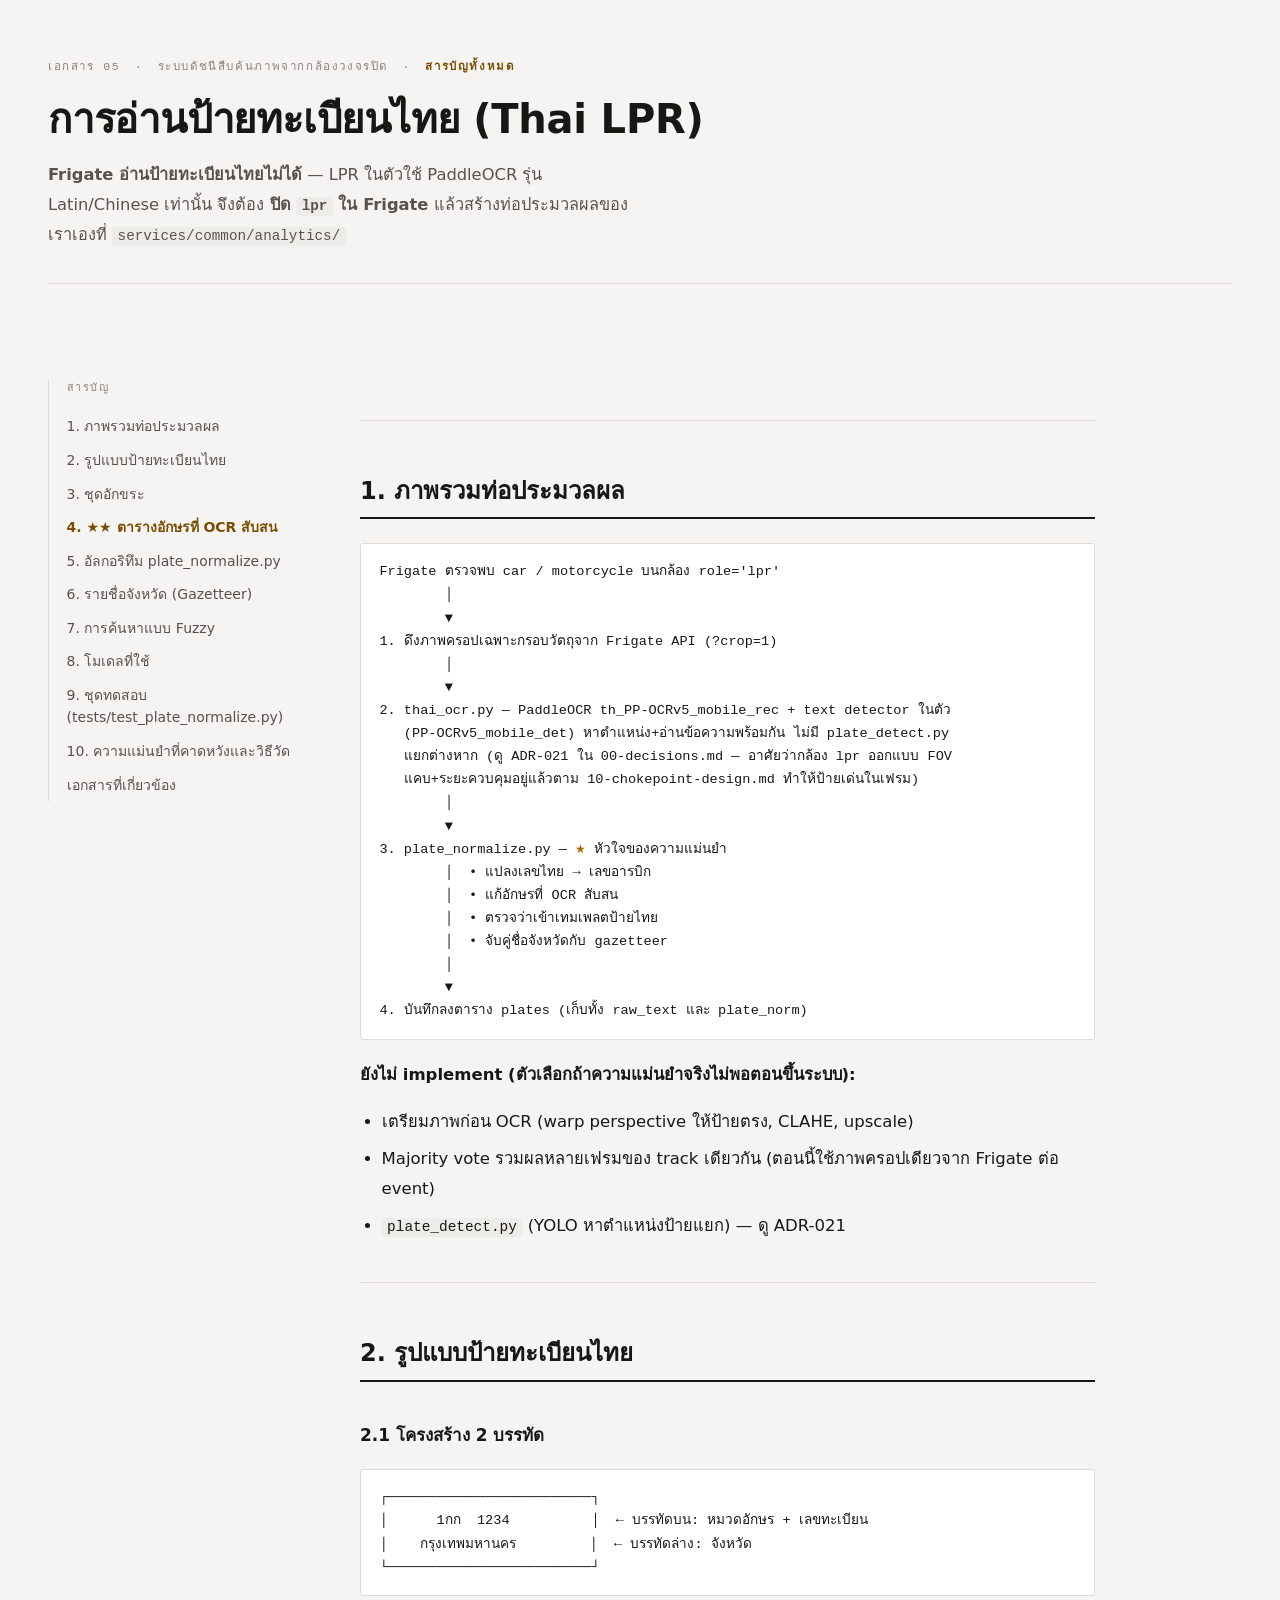
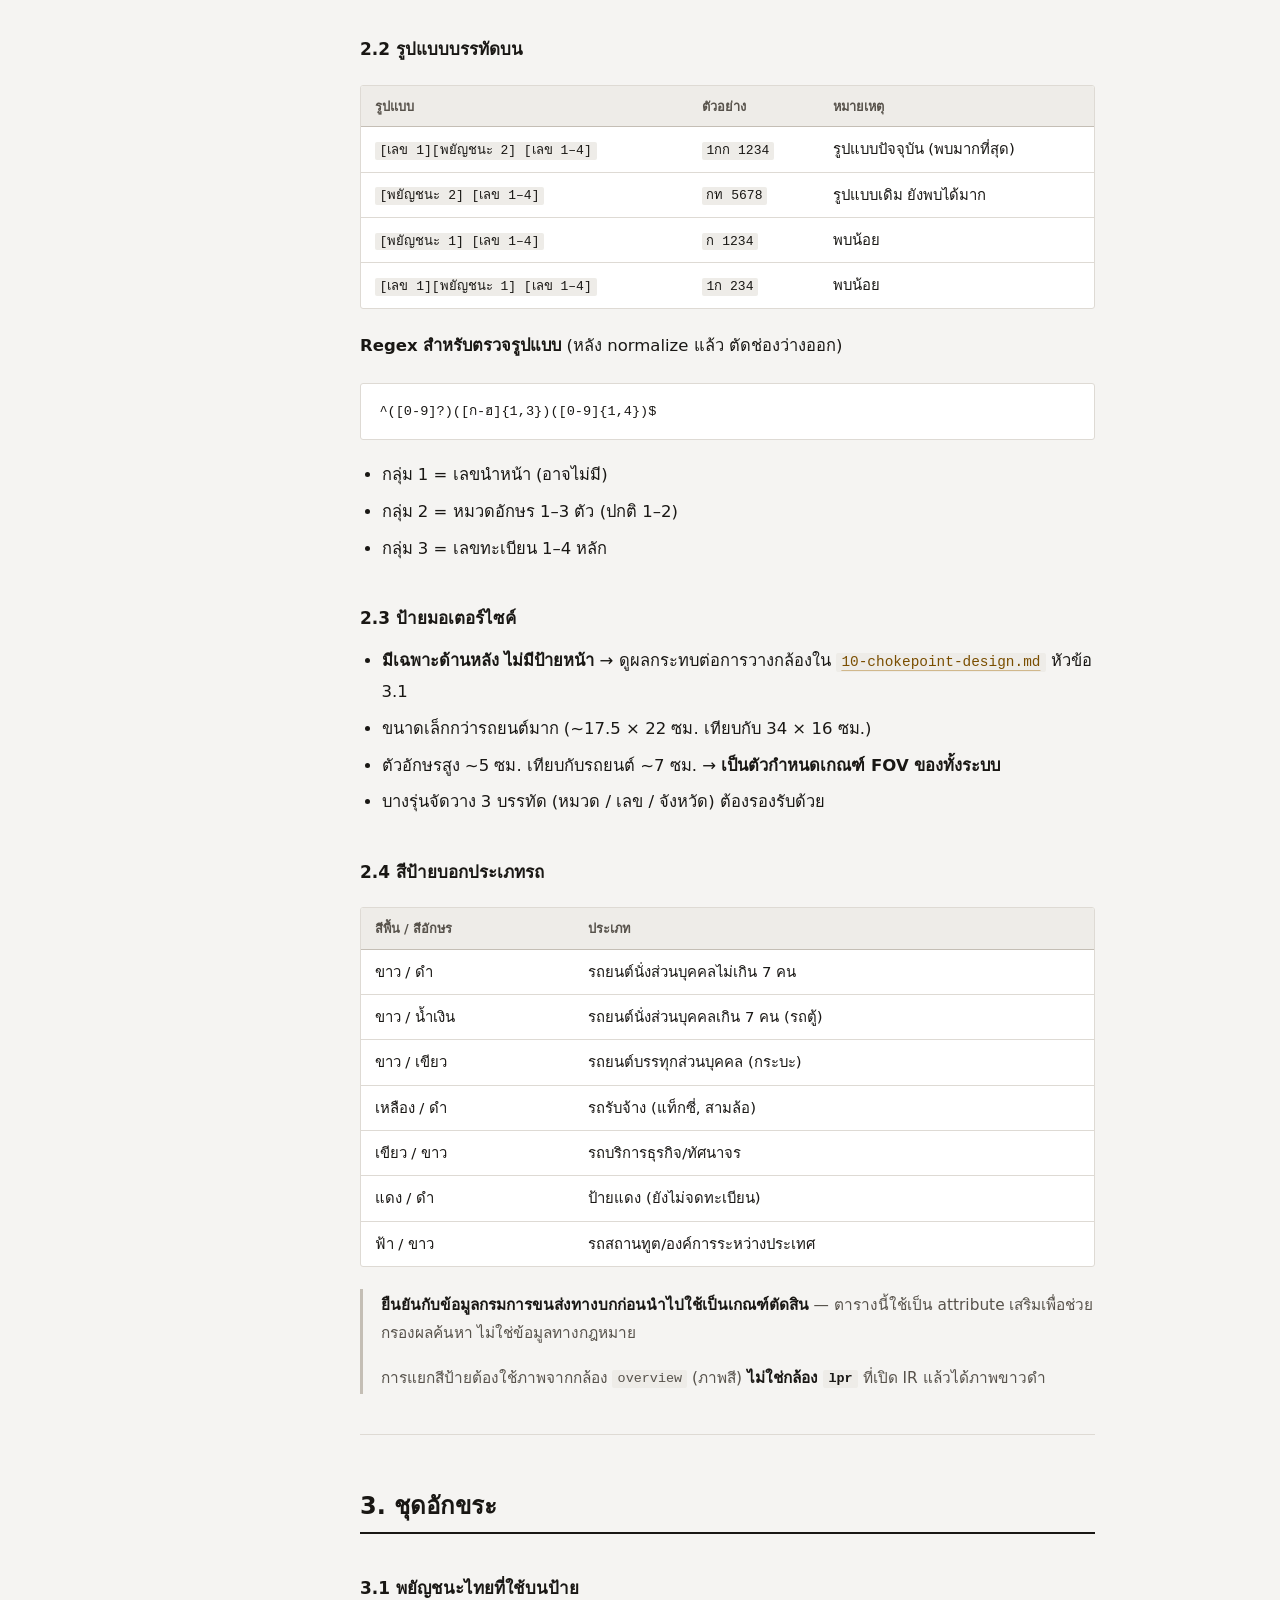
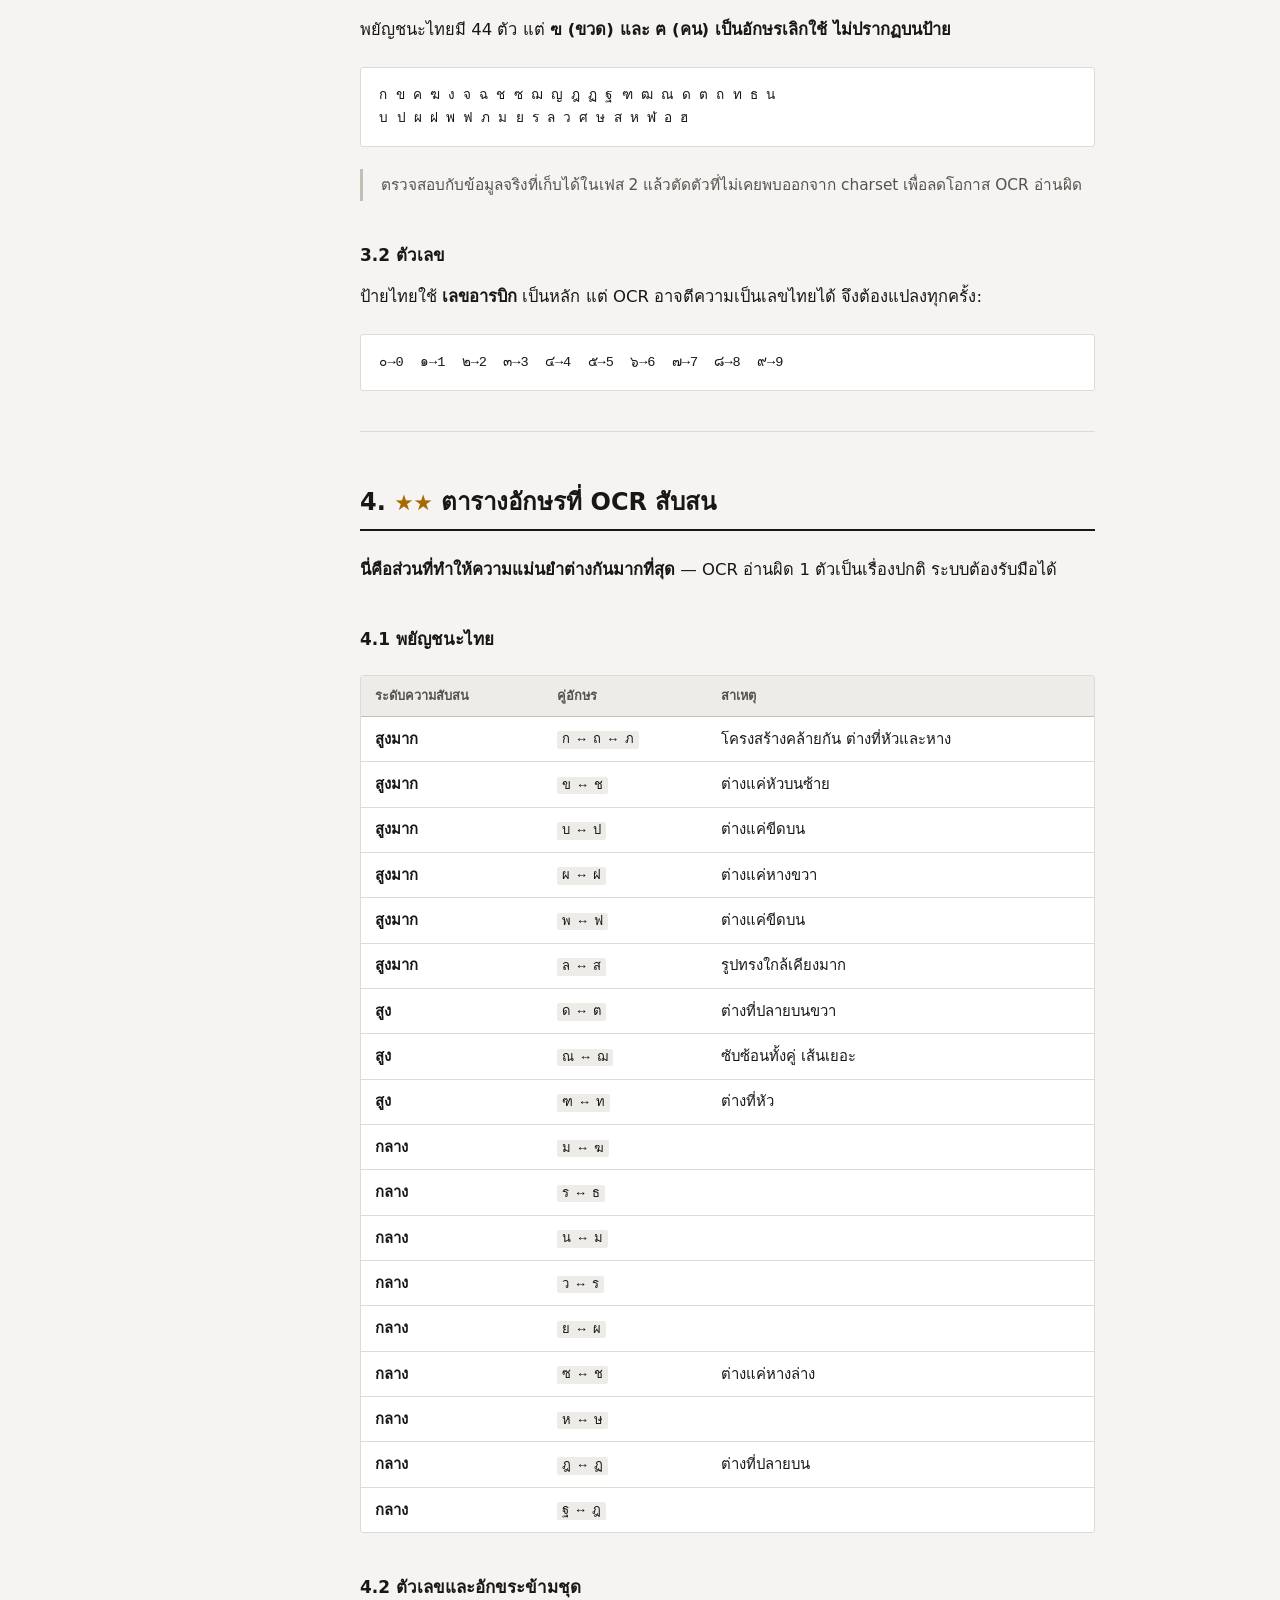
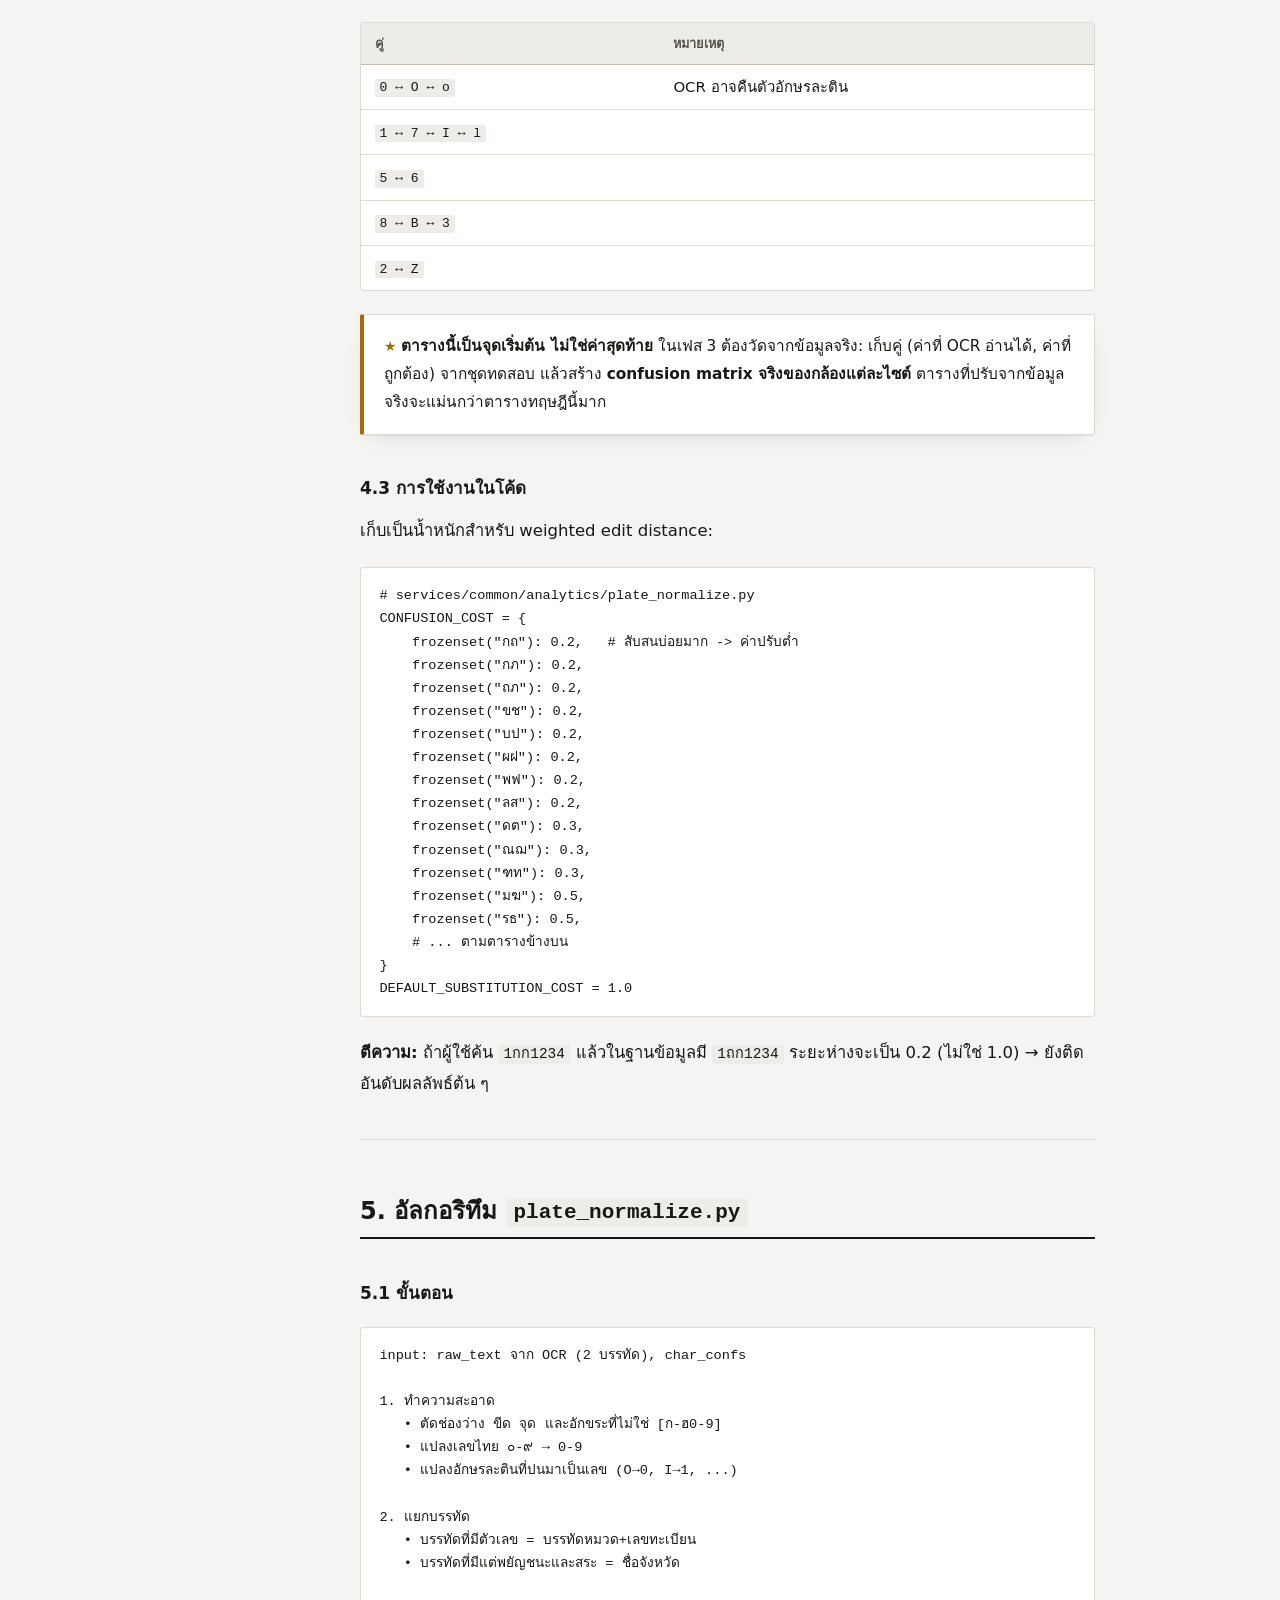
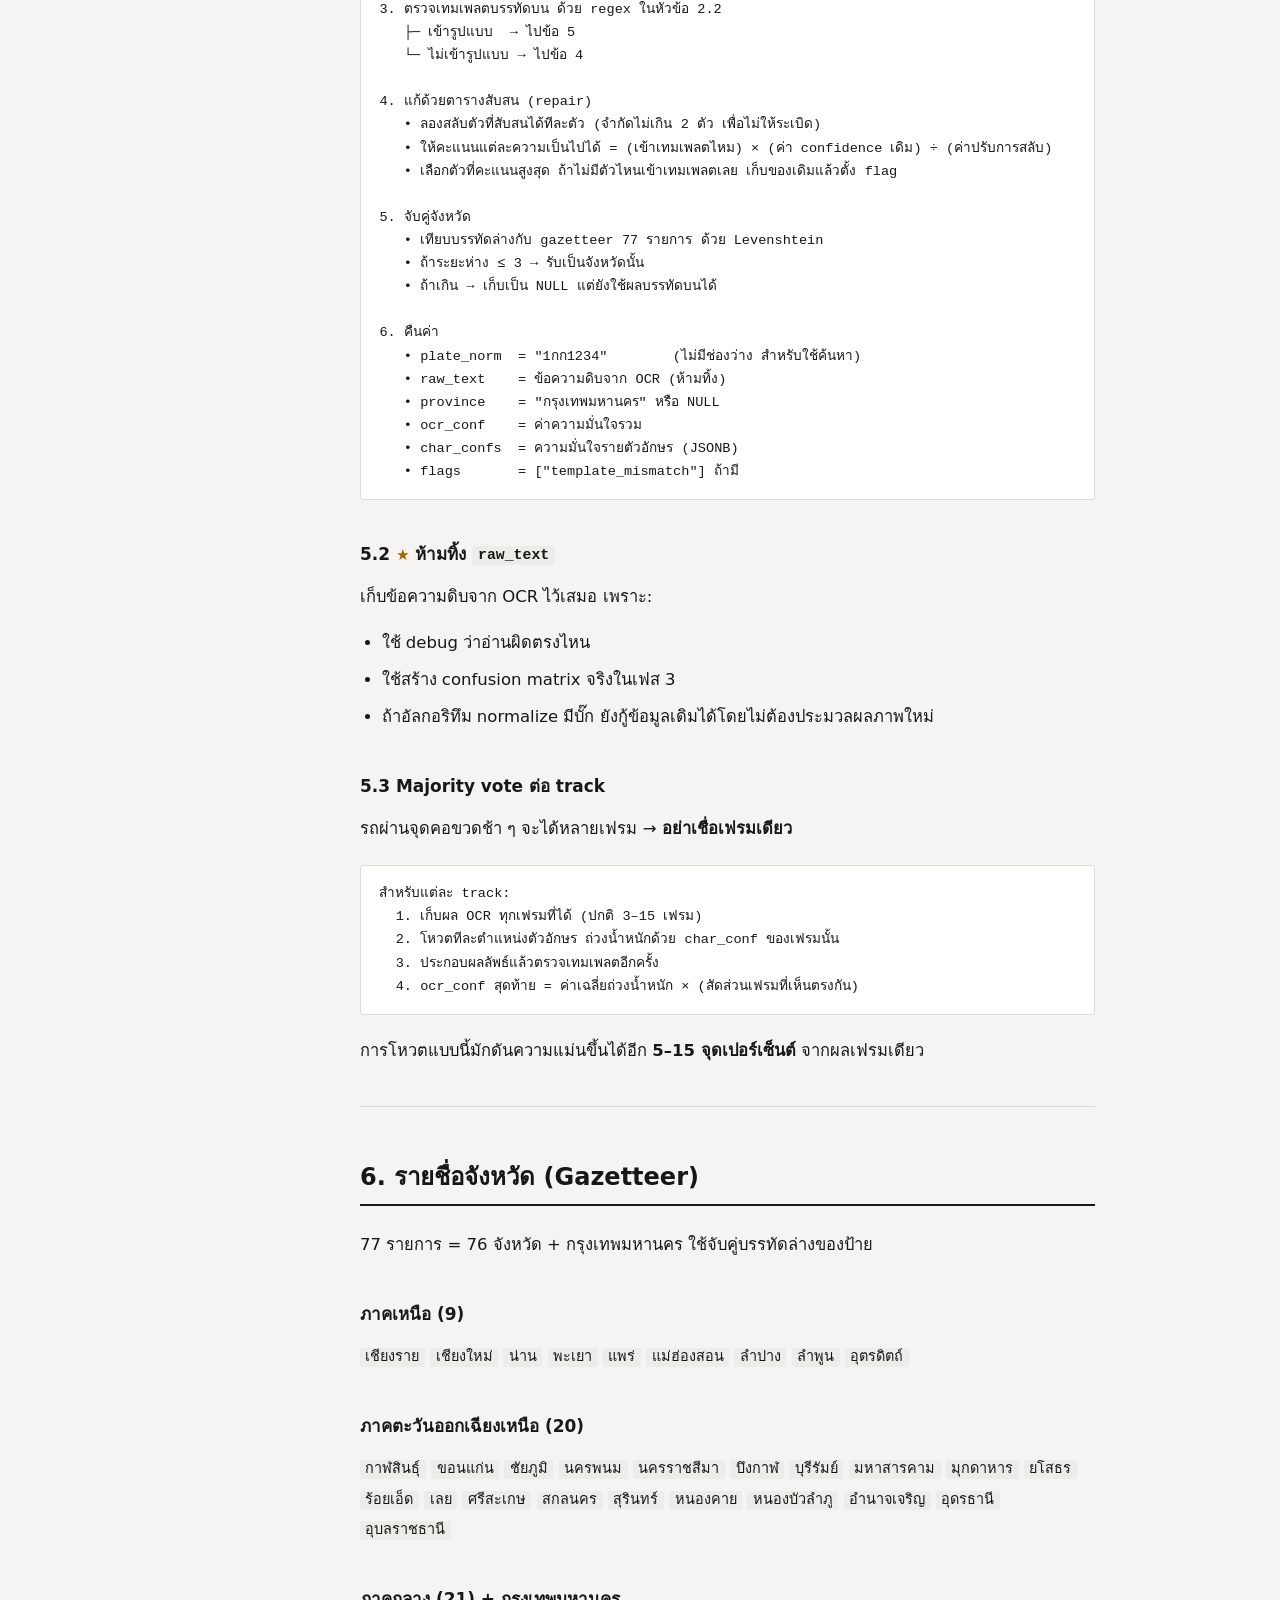
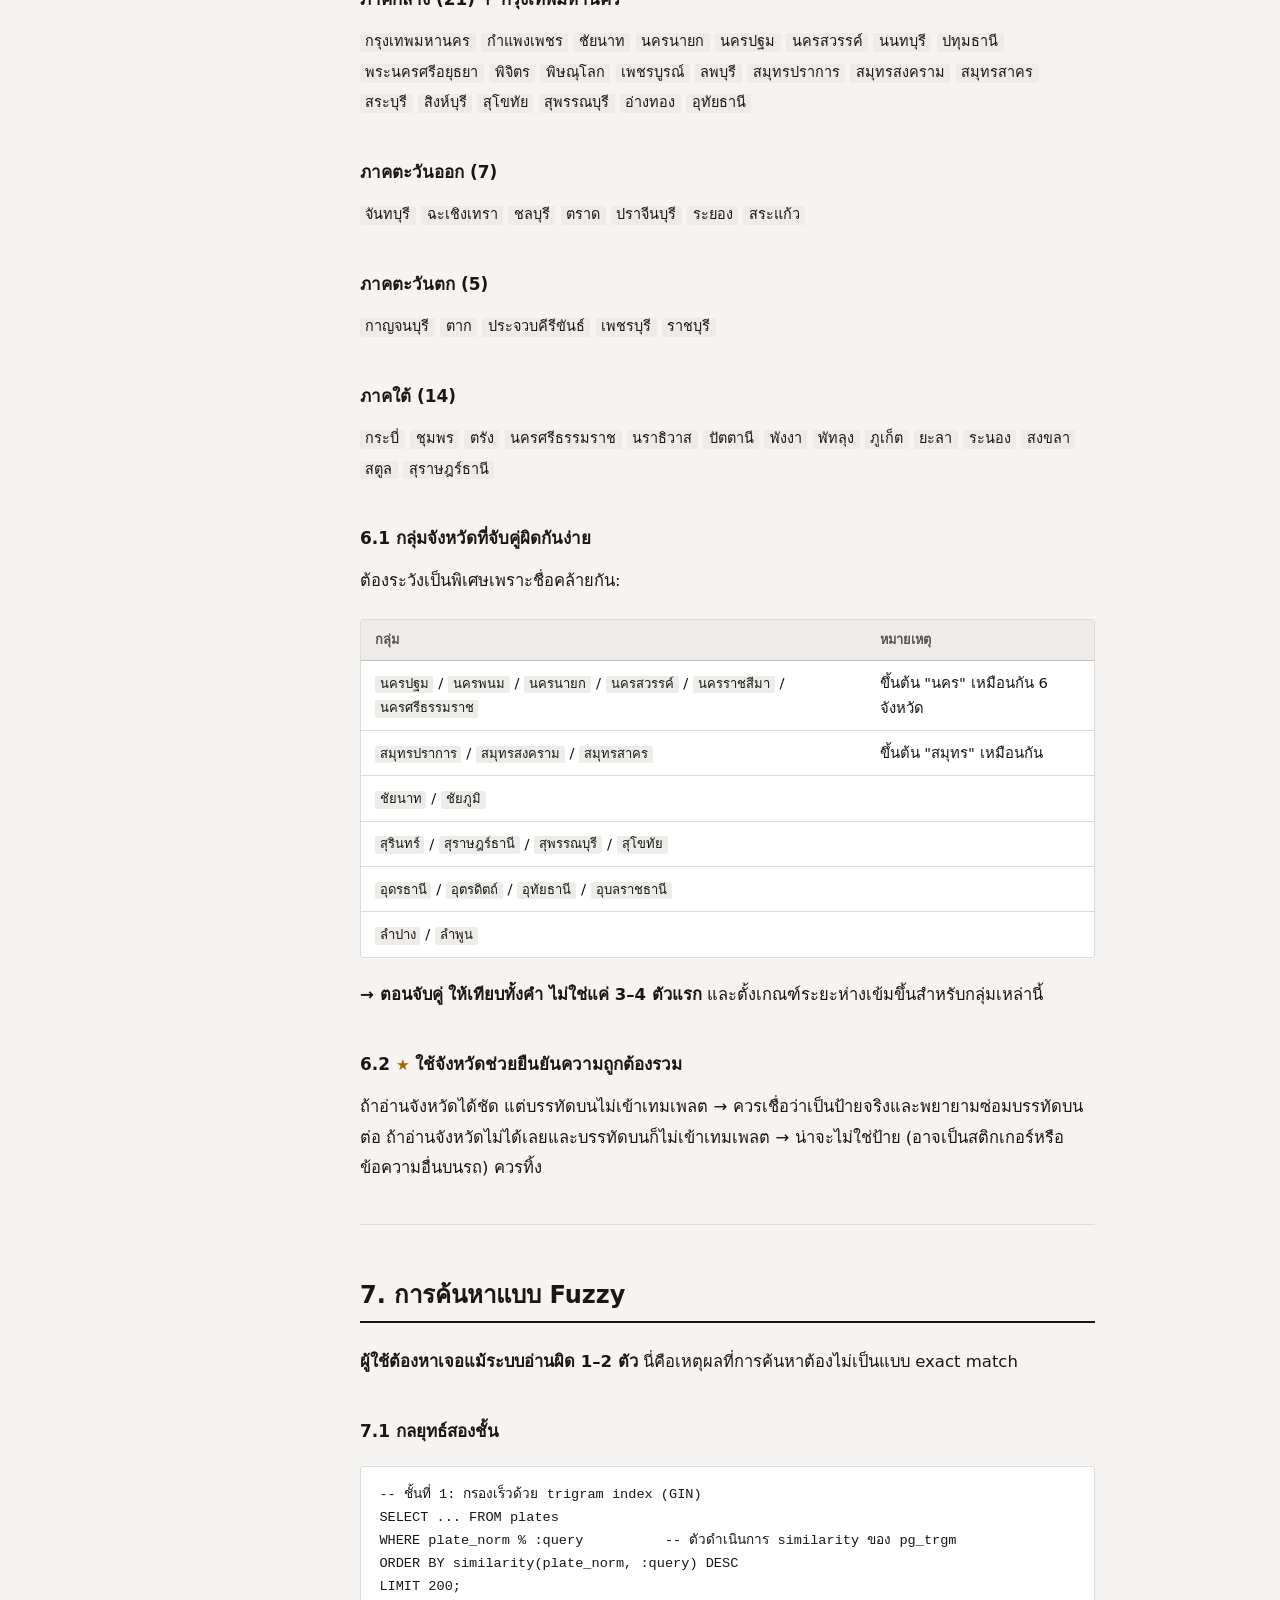
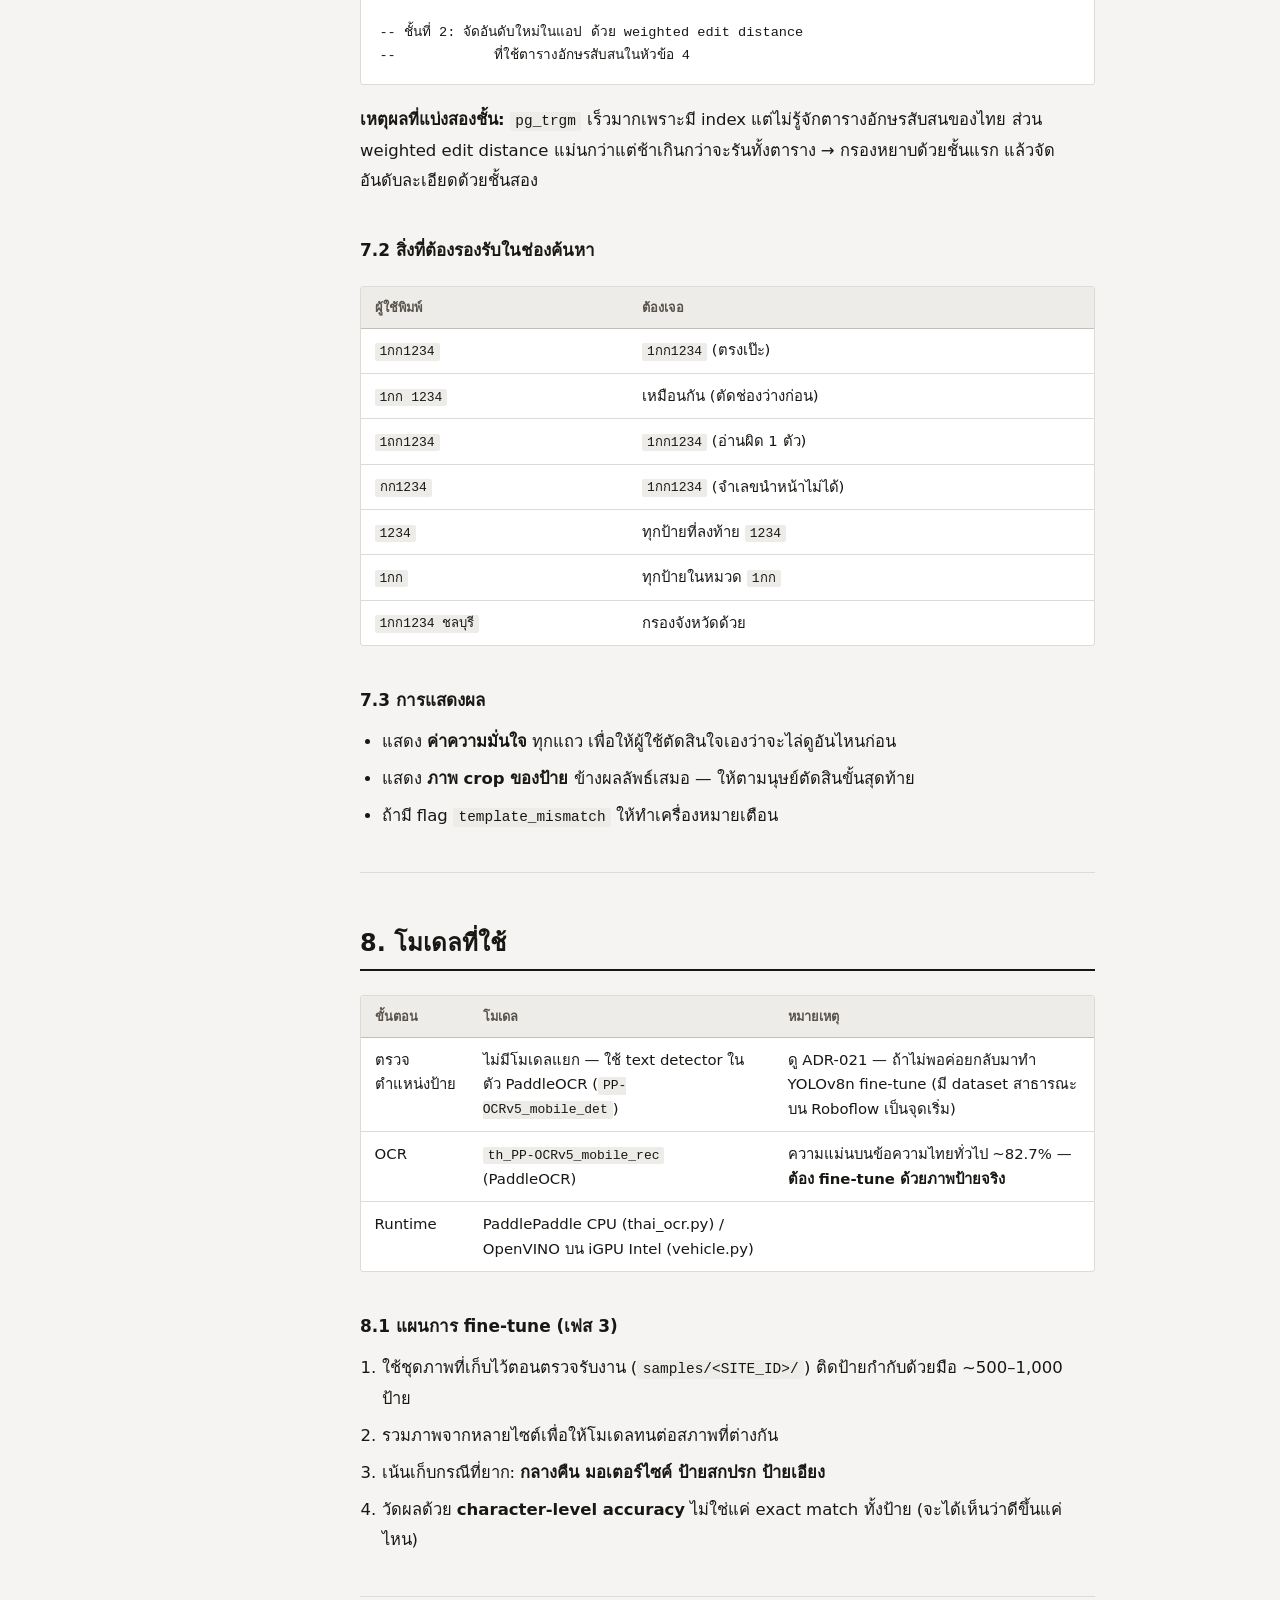
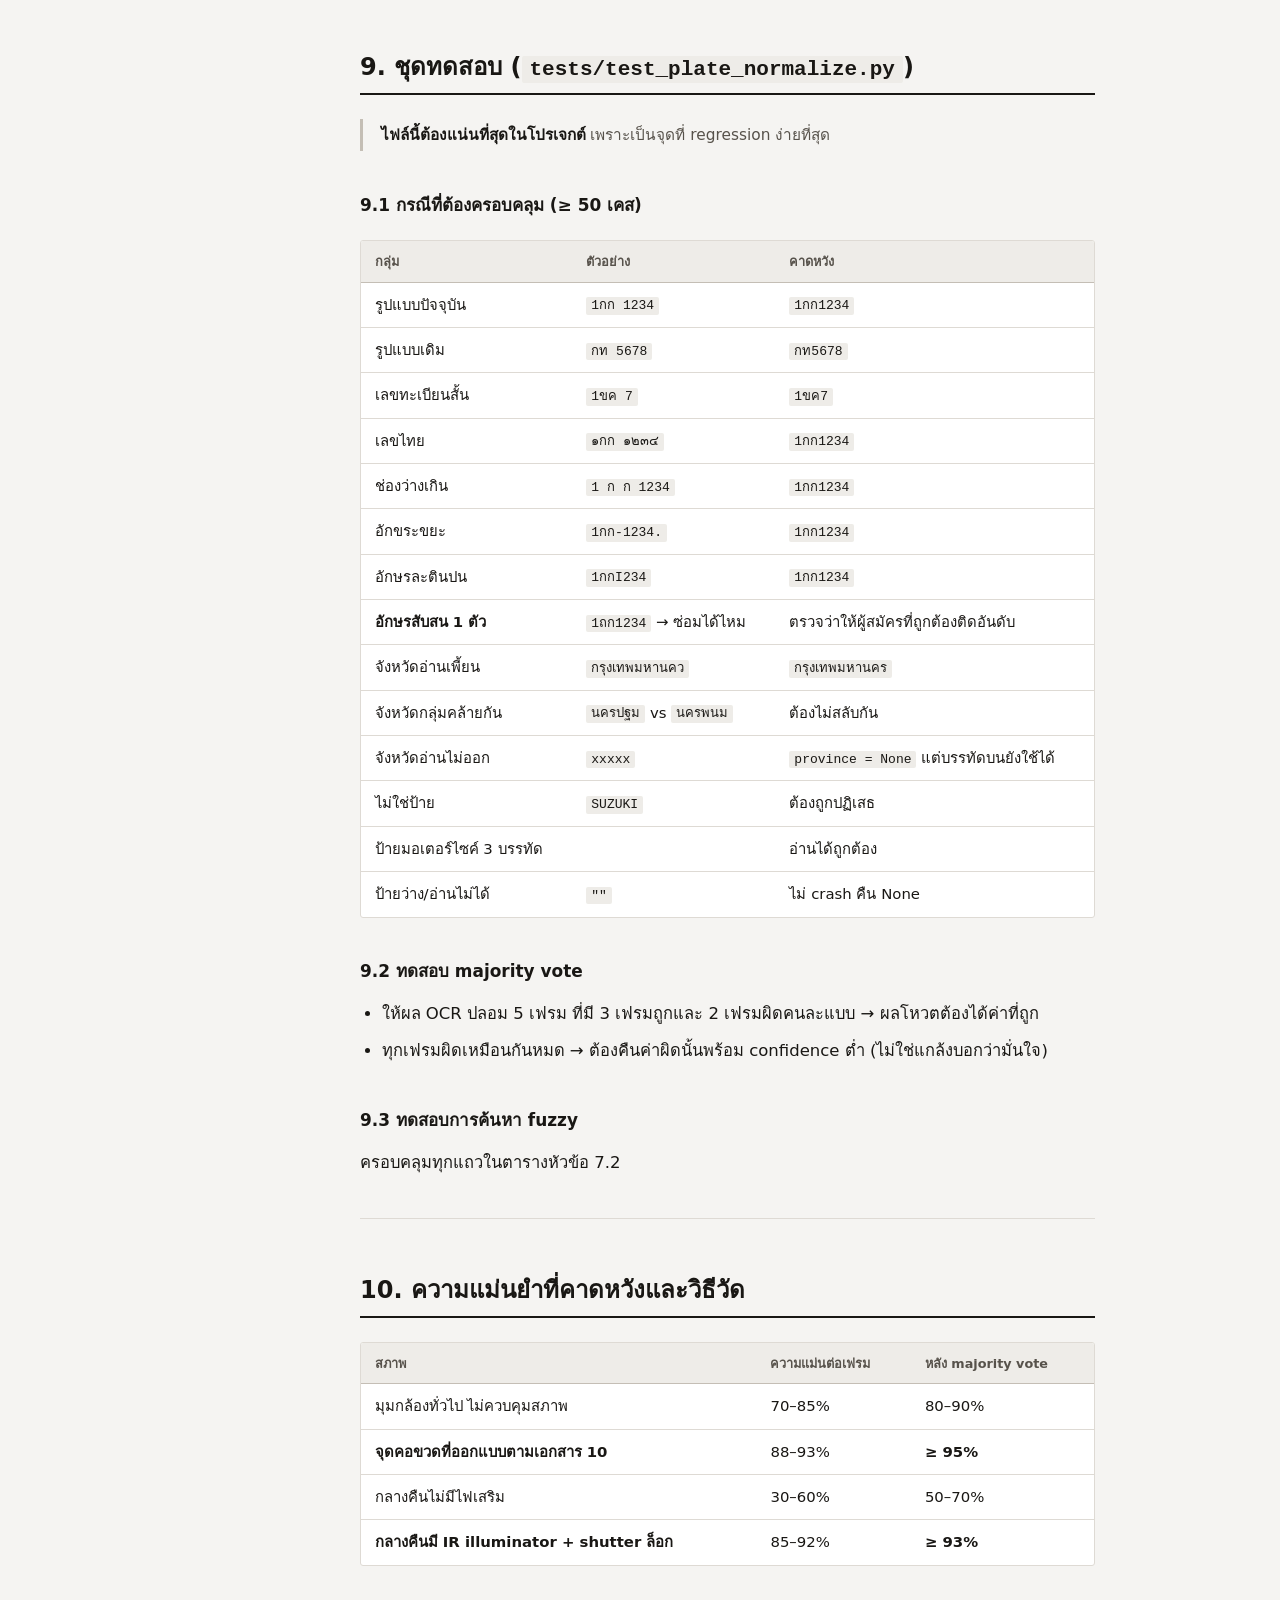
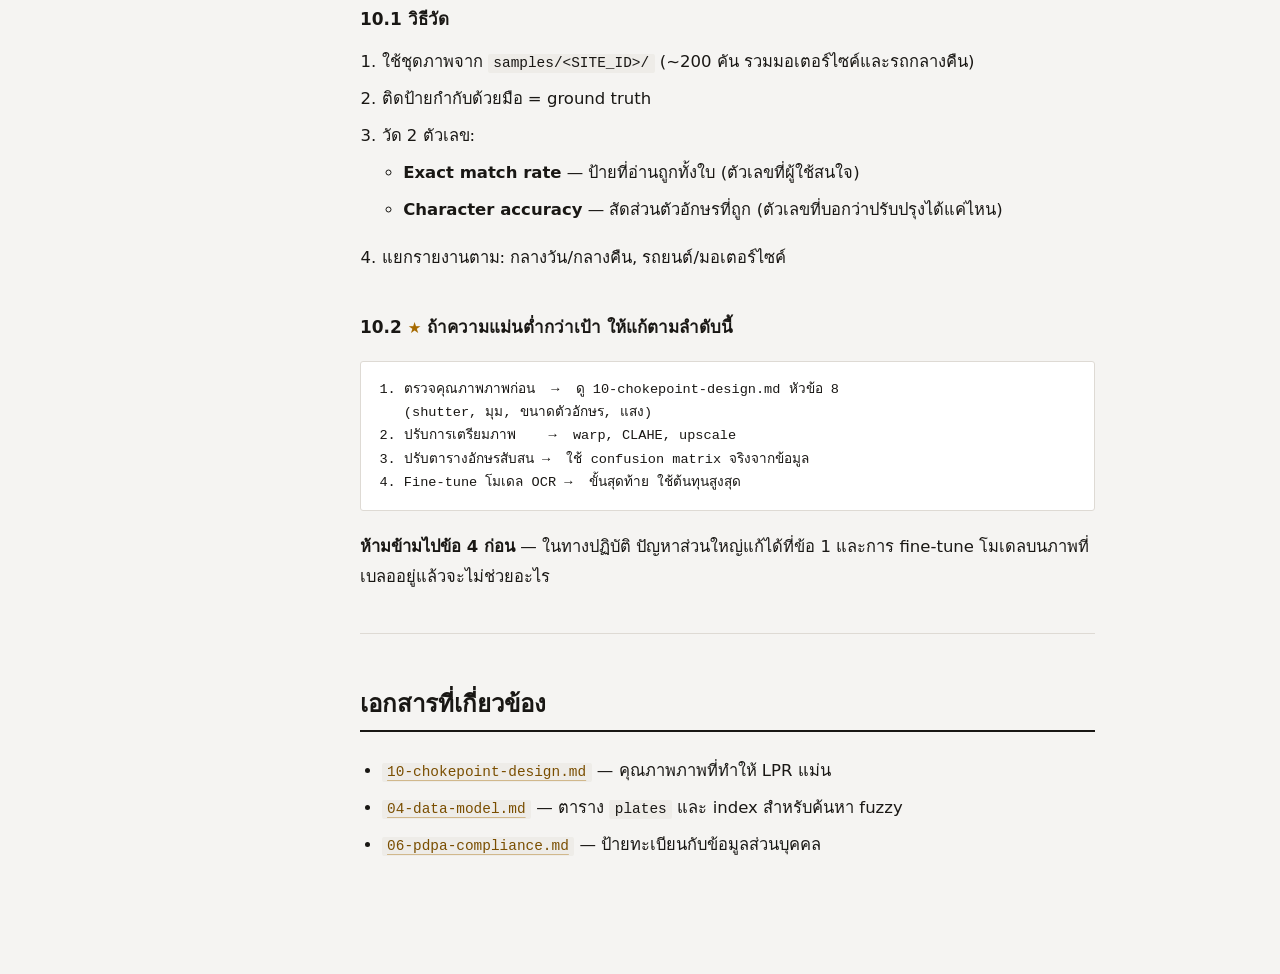
<file: docs/html/05-thai-lpr.html>
<!doctype html>
<html lang="th">
<head>
<meta charset="utf-8">
<meta name="viewport" content="width=device-width, initial-scale=1">
<title>05 — การอ่านป้ายทะเบียนไทย (Thai LPR) — ระบบดัชนีสืบค้นภาพ</title>
<style>
:root {
  --ground:#F5F4F2; --surface:#FFFFFF; --surface-2:#EEECE8;
  --ink:#191714; --ink-2:#57524B; --ink-3:#8A837A;
  --rule:#DEDAD4; --rule-strong:#C4BEB5;
  --accent:#A66A00; --accent-ink:#7A4E00; --accent-wash:#F8F0DE;
  --pass:#216B45; --pass-wash:#E4F0E9; --fail:#A32219; --fail-wash:#F8E6E4;
  --shadow:0 1px 2px rgba(25,23,20,.05), 0 8px 24px -16px rgba(25,23,20,.28);
  --font-th:"Leelawadee UI","Noto Sans Thai","Thonburi","Sarabun","Segoe UI",Tahoma,system-ui,sans-serif;
  --font-mono:ui-monospace,"SF Mono","Cascadia Mono","Segoe UI Mono","Roboto Mono",Menlo,Consolas,monospace;
  --measure:70ch; --rail:16rem;
}
@media (prefers-color-scheme: dark) {
  :root {
    --ground:#141210; --surface:#1C1917; --surface-2:#24201C;
    --ink:#EFEAE2; --ink-2:#ADA49A; --ink-3:#7C736A;
    --rule:#332D27; --rule-strong:#4A423A;
    --accent:#E0A648; --accent-ink:#EFC077; --accent-wash:#2C2313;
    --pass:#5FBF8C; --pass-wash:#16301F; --fail:#E5796C; --fail-wash:#331A17;
    --shadow:0 1px 2px rgba(0,0,0,.4), 0 8px 24px -16px rgba(0,0,0,.7);
  }
}
:root[data-theme="dark"] {
  --ground:#141210; --surface:#1C1917; --surface-2:#24201C;
  --ink:#EFEAE2; --ink-2:#ADA49A; --ink-3:#7C736A;
  --rule:#332D27; --rule-strong:#4A423A;
  --accent:#E0A648; --accent-ink:#EFC077; --accent-wash:#2C2313;
  --pass:#5FBF8C; --pass-wash:#16301F; --fail:#E5796C; --fail-wash:#331A17;
  --shadow:0 1px 2px rgba(0,0,0,.4), 0 8px 24px -16px rgba(0,0,0,.7);
}
:root[data-theme="light"] {
  --ground:#F5F4F2; --surface:#FFFFFF; --surface-2:#EEECE8;
  --ink:#191714; --ink-2:#57524B; --ink-3:#8A837A;
  --rule:#DEDAD4; --rule-strong:#C4BEB5;
  --accent:#A66A00; --accent-ink:#7A4E00; --accent-wash:#F8F0DE;
  --pass:#216B45; --pass-wash:#E4F0E9; --fail:#A32219; --fail-wash:#F8E6E4;
  --shadow:0 1px 2px rgba(25,23,20,.05), 0 8px 24px -16px rgba(25,23,20,.28);
}

* { box-sizing:border-box; }
body {
  margin:0; background:var(--ground); color:var(--ink);
  font-family:var(--font-th); font-size:16.5px; line-height:1.85;
  -webkit-font-smoothing:antialiased; text-rendering:optimizeLegibility;
}
:where(a){ color:var(--accent-ink); text-decoration-color:color-mix(in srgb, var(--accent) 40%, transparent); text-underline-offset:.22em; }
:where(a):hover{ text-decoration-color:var(--accent); }
:where(a,button,input,summary):focus-visible{ outline:2px solid var(--accent); outline-offset:3px; border-radius:3px; }

.page{ display:grid; grid-template-columns:var(--rail) minmax(0,1fr); gap:3.5rem;
       max-width:78rem; margin:0 auto; padding:0 2rem 6rem; align-items:start; }
.main{ min-width:0; max-width:var(--measure); }
@media (max-width:60rem){ .page{ grid-template-columns:minmax(0,1fr); gap:0; padding:0 1.15rem 4rem; } .main{ max-width:none; } }

.masthead{ grid-column:1/-1; border-bottom:1px solid var(--rule);
           padding:3.5rem 0 2rem; margin-bottom:2.5rem; display:flex; flex-direction:column; gap:.9rem; }
.masthead__kicker{ font-family:var(--font-mono); font-size:.72rem; letter-spacing:.14em;
                   text-transform:uppercase; color:var(--ink-3); display:flex; flex-wrap:wrap; gap:.55rem .9rem; align-items:center; }
.masthead__kicker b{ color:var(--accent-ink); font-weight:600; }
.masthead__kicker a{ color:var(--ink-3); text-decoration:none; }
.masthead__kicker a:hover{ color:var(--accent-ink); }
.masthead h1{ margin:0; font-size:clamp(1.8rem,1.2rem + 2.2vw,2.5rem); line-height:1.35;
              font-weight:700; letter-spacing:-.005em; text-wrap:balance; }
.masthead__sub{ margin:0; max-width:56ch; color:var(--ink-2); font-size:1.02rem; }

.toc{ position:sticky; top:2rem; font-size:.875rem; line-height:1.6;
      border-left:1px solid var(--rule); padding-left:1.1rem; }
.toc__label{ font-family:var(--font-mono); font-size:.68rem; letter-spacing:.14em;
             text-transform:uppercase; color:var(--ink-3); margin-bottom:.85rem; }
.toc ol{ list-style:none; margin:0; padding:0; display:flex; flex-direction:column; gap:.1rem; }
.toc li{ margin:0; }
.toc a{ display:block; padding:.3rem 0; color:var(--ink-2); text-decoration:none; border-radius:2px; }
.toc a:hover{ color:var(--ink); }
.toc a.is-active{ color:var(--accent-ink); font-weight:600; }
@media (max-width:60rem){
  .toc{ position:static; border-left:0; border:1px solid var(--rule); border-radius:3px;
        background:var(--surface); padding:1rem 1.1rem; margin-bottom:2.5rem; }
  .toc ol{ columns:2; column-gap:1.5rem; }
  .toc li{ break-inside:avoid; }
}

h2{ margin:3.4rem 0 1.5rem; padding-bottom:.55rem; border-bottom:2px solid var(--ink);
    font-size:clamp(1.25rem,1.1rem + .7vw,1.5rem); line-height:1.4; font-weight:700;
    text-wrap:balance; scroll-margin-top:1.5rem; }
.main > h2:first-child{ margin-top:0; }
h3{ margin:2.6rem 0 .9rem; font-size:1.06rem; font-weight:700; line-height:1.5; scroll-margin-top:1.5rem; }
h4{ margin:1.9rem 0 .6rem; font-size:.95rem; font-weight:700; color:var(--ink-2); }
p{ margin:0 0 1rem; }
strong{ font-weight:700; }
ul,ol{ margin:0 0 1.1rem; padding-left:1.35rem; }
li{ margin-bottom:.4rem; }
li:last-child{ margin-bottom:0; }
li > ul, li > ol { margin-top:.4rem; }
hr{ border:0; border-top:1px solid var(--rule); margin:2.5rem 0; }

/* ★ ในต้นฉบับ = ระดับความสำคัญ */
.star{ color:var(--accent); font-size:.9em; }

blockquote{ margin:1.4rem 0; padding:.1rem 0 .1rem 1.1rem;
            border-left:3px solid var(--rule-strong); color:var(--ink-2); font-size:.96rem; }
blockquote strong{ color:var(--ink); }
blockquote > :last-child{ margin-bottom:0; }
/* blockquote ที่ขึ้นต้นด้วย ★ = คำเตือนสำคัญ */
blockquote.is-flag{ background:var(--surface); border:1px solid var(--rule);
                    border-left:4px solid var(--accent); border-radius:2px;
                    padding:1.05rem 1.25rem; box-shadow:var(--shadow); color:var(--ink); }

.tw{ overflow-x:auto; margin:1.4rem 0; border:1px solid var(--rule); border-radius:3px;
     background:var(--surface); -webkit-overflow-scrolling:touch; }
table{ border-collapse:collapse; width:100%; font-size:.93rem; line-height:1.65;
       font-variant-numeric:tabular-nums; }
thead th{ background:var(--surface-2); text-align:left; font-weight:700; font-size:.8rem;
          color:var(--ink-2); padding:.6rem .85rem; border-bottom:1px solid var(--rule-strong); white-space:nowrap; }
td{ padding:.62rem .85rem; border-bottom:1px solid var(--rule); vertical-align:top; text-align:left; }
tbody tr:last-child td{ border-bottom:0; }
td:empty{ min-width:4rem; }

code{ font-family:var(--font-mono); font-size:.875em; background:var(--surface-2);
      padding:.1em .38em; border-radius:2px; }
pre{ font-family:var(--font-mono); font-size:.85rem; line-height:1.7; background:var(--surface);
     border:1px solid var(--rule); border-radius:3px; padding:1rem 1.15rem; margin:1.3rem 0;
     overflow-x:auto; color:var(--ink); font-variant-numeric:tabular-nums; }
pre code{ background:none; padding:0; font-size:1em; white-space:pre; }

/* เช็กลิสต์ติ๊กได้ จำสถานะไว้ — ใช้ li.chk เพื่อรองรับรายการซ้อนชั้น */
ul:has(> li.chk){ list-style:none; margin:1.1rem 0 1.5rem; padding:0; }
li.chk > ul{ margin:.3rem 0 .5rem 1.8rem; }
li.chk{ margin:0; }
li.chk > label{ display:flex; gap:.7rem; align-items:flex-start; padding:.5rem .7rem;
                border-radius:3px; cursor:pointer; transition:background .12s ease; }
li.chk > label:hover{ background:var(--surface-2); }
li.chk input{ appearance:none; flex:0 0 auto; width:1.05rem; height:1.05rem; margin:.38rem 0 0;
              border:1.5px solid var(--rule-strong); border-radius:2px; background:var(--surface);
              cursor:pointer; position:relative; }
li.chk input:checked{ background:var(--pass); border-color:var(--pass); }
li.chk input:checked::after{ content:""; position:absolute; left:5px; top:1px; width:4px; height:9px;
                             border:solid var(--surface); border-width:0 2px 2px 0; transform:rotate(42deg); }
li.chk input:checked + span{ color:var(--ink-3); text-decoration:line-through; text-decoration-thickness:1px; }
li.chk > label > span{ flex:1; }
.checks-reset{ font-family:var(--font-mono); font-size:.72rem; letter-spacing:.06em; background:none;
               border:1px solid var(--rule); border-radius:2px; color:var(--ink-3);
               padding:.3rem .65rem; cursor:pointer; margin:.4rem 0 1.5rem; display:inline-block; }
.checks-reset:hover{ color:var(--ink); border-color:var(--rule-strong); }

/* หน้า index */
.cards{ list-style:none; padding:0; margin:0; display:grid; gap:.65rem; }
.cards li{ margin:0; }
.cards a{ display:flex; gap:1rem; align-items:baseline; text-decoration:none; color:inherit;
          background:var(--surface); border:1px solid var(--rule); border-radius:3px;
          padding:.9rem 1.1rem; transition:border-color .12s ease, transform .12s ease; }
.cards a:hover{ border-color:var(--accent); transform:translateX(2px); }
.cards .n{ font-family:var(--font-mono); font-size:.85rem; color:var(--ink-3); font-variant-numeric:tabular-nums; }
.cards .t{ font-weight:700; display:block; margin-bottom:.1rem; }
.cards .d{ color:var(--ink-2); font-size:.92rem; display:block; line-height:1.6; }
.cards .is-key .t{ color:var(--accent-ink); }
.cards a.is-key{ border-left:3px solid var(--accent); }

@media print{
  :root{ --ground:#fff; --surface:#fff; --surface-2:#f2f2f2; --ink:#000; --ink-2:#333; --ink-3:#666;
         --rule:#bbb; --rule-strong:#888; --accent:#000; --accent-ink:#000; --accent-wash:#f4f4f4; --shadow:none; }
  body{ font-size:10.5pt; line-height:1.65; }
  .toc,.checks-reset{ display:none; }
  .page{ display:block; max-width:none; padding:0; }
  h2,h3,h4{ page-break-after:avoid; }
  .tw,pre,blockquote{ page-break-inside:avoid; }
  a{ text-decoration:none; color:#000; }
}
@media (prefers-reduced-motion: reduce){ *{ animation:none !important; transition:none !important; scroll-behavior:auto !important; } }
html{ scroll-behavior:smooth; }
</style>
</head>
<body data-doc="05-thai-lpr">
<div class="page">
  <header class="masthead">
    <div class="masthead__kicker">
      <span>เอกสาร 05</span><span>·</span><span>ระบบดัชนีสืบค้นภาพจากกล้องวงจรปิด</span><span>·</span><a href="index.html"><b>สารบัญทั้งหมด</b></a>
    </div>
    <h1>การอ่านป้ายทะเบียนไทย (Thai LPR)</h1>
    <p class="masthead__sub"><strong>Frigate อ่านป้ายทะเบียนไทยไม่ได้</strong> — LPR ในตัวใช้ PaddleOCR รุ่น Latin/Chinese เท่านั้น จึงต้อง <strong>ปิด <code>lpr</code> ใน Frigate</strong> แล้วสร้างท่อประมวลผลของเราเองที่ <code>services/common/analytics/</code></p>
  </header>
  <nav class="toc" aria-label="สารบัญ">
    <div class="toc__label">สารบัญ</div>
    <ol>
      <li><a href="#1-ภาพรวมท่อประมวลผล">1. ภาพรวมท่อประมวลผล</a></li>
      <li><a href="#2-รูปแบบป้ายทะเบียนไทย">2. รูปแบบป้ายทะเบียนไทย</a></li>
      <li><a href="#3-ชุดอักขระ">3. ชุดอักขระ</a></li>
      <li><a href="#4-ตารางอักษรที่-ocr-สับสน">4. ★★ ตารางอักษรที่ OCR สับสน</a></li>
      <li><a href="#5-อัลกอริทึม-plate_normalize-py">5. อัลกอริทึม plate_normalize.py</a></li>
      <li><a href="#6-รายชื่อจังหวัด-gazetteer">6. รายชื่อจังหวัด (Gazetteer)</a></li>
      <li><a href="#7-การค้นหาแบบ-fuzzy">7. การค้นหาแบบ Fuzzy</a></li>
      <li><a href="#8-โมเดลที่ใช้">8. โมเดลที่ใช้</a></li>
      <li><a href="#9-ชุดทดสอบ-tests-test_plate_normalize-py">9. ชุดทดสอบ (tests/test_plate_normalize.py)</a></li>
      <li><a href="#10-ความแม่นยำที่คาดหวังและวิธีวัด">10. ความแม่นยำที่คาดหวังและวิธีวัด</a></li>
      <li><a href="#เอกสารที่เกี่ยวข้อง">เอกสารที่เกี่ยวข้อง</a></li>
    </ol>
  </nav>
  <main class="main">
<hr />
<h2 id="1-ภาพรวมท่อประมวลผล">1. ภาพรวมท่อประมวลผล</h2>
<pre><code>Frigate ตรวจพบ car / motorcycle บนกล้อง role='lpr'
        │
        ▼
1. ดึงภาพครอปเฉพาะกรอบวัตถุจาก Frigate API (?crop=1)
        │
        ▼
2. thai_ocr.py — PaddleOCR th_PP-OCRv5_mobile_rec + text detector ในตัว
   (PP-OCRv5_mobile_det) หาตำแหน่ง+อ่านข้อความพร้อมกัน ไม่มี plate_detect.py
   แยกต่างหาก (ดู ADR-021 ใน 00-decisions.md — อาศัยว่ากล้อง lpr ออกแบบ FOV
   แคบ+ระยะควบคุมอยู่แล้วตาม 10-chokepoint-design.md ทำให้ป้ายเด่นในเฟรม)
        │
        ▼
3. plate_normalize.py — <span class="star">★</span> หัวใจของความแม่นยำ
        │  • แปลงเลขไทย → เลขอารบิก
        │  • แก้อักษรที่ OCR สับสน
        │  • ตรวจว่าเข้าเทมเพลตป้ายไทย
        │  • จับคู่ชื่อจังหวัดกับ gazetteer
        │
        ▼
4. บันทึกลงตาราง plates (เก็บทั้ง raw_text และ plate_norm)
</code></pre>
<p><strong>ยังไม่ implement (ตัวเลือกถ้าความแม่นยำจริงไม่พอตอนขึ้นระบบ):</strong></p>
<ul>
<li>เตรียมภาพก่อน OCR (warp perspective ให้ป้ายตรง, CLAHE, upscale)</li>
<li>Majority vote รวมผลหลายเฟรมของ track เดียวกัน (ตอนนี้ใช้ภาพครอปเดียวจาก Frigate ต่อ event)</li>
<li><code>plate_detect.py</code> (YOLO หาตำแหน่งป้ายแยก) — ดู ADR-021</li>
</ul>
<hr />
<h2 id="2-รูปแบบป้ายทะเบียนไทย">2. รูปแบบป้ายทะเบียนไทย</h2>
<h3 id="2-1-โครงสร้าง-2-บรรทัด">2.1 โครงสร้าง 2 บรรทัด</h3>
<pre><code>┌─────────────────────────┐
│      1กก  1234          │  ← บรรทัดบน: หมวดอักษร + เลขทะเบียน
│    กรุงเทพมหานคร         │  ← บรรทัดล่าง: จังหวัด
└─────────────────────────┘
</code></pre>
<h3 id="2-2-รูปแบบบรรทัดบน">2.2 รูปแบบบรรทัดบน</h3>
<div class="tw"><table>
<thead>
<tr>
<th>รูปแบบ</th>
<th>ตัวอย่าง</th>
<th>หมายเหตุ</th>
</tr>
</thead>
<tbody>
<tr>
<td><code>[เลข 1][พยัญชนะ 2] [เลข 1–4]</code></td>
<td><code>1กก 1234</code></td>
<td>รูปแบบปัจจุบัน (พบมากที่สุด)</td>
</tr>
<tr>
<td><code>[พยัญชนะ 2] [เลข 1–4]</code></td>
<td><code>กท 5678</code></td>
<td>รูปแบบเดิม ยังพบได้มาก</td>
</tr>
<tr>
<td><code>[พยัญชนะ 1] [เลข 1–4]</code></td>
<td><code>ก 1234</code></td>
<td>พบน้อย</td>
</tr>
<tr>
<td><code>[เลข 1][พยัญชนะ 1] [เลข 1–4]</code></td>
<td><code>1ก 234</code></td>
<td>พบน้อย</td>
</tr>
</tbody>
</table></div>
<p><strong>Regex สำหรับตรวจรูปแบบ</strong> (หลัง normalize แล้ว ตัดช่องว่างออก)</p>
<pre><code>^([0-9]?)([ก-ฮ]{1,3})([0-9]{1,4})$
</code></pre>
<ul>
<li>กลุ่ม 1 = เลขนำหน้า (อาจไม่มี)</li>
<li>กลุ่ม 2 = หมวดอักษร 1–3 ตัว (ปกติ 1–2)</li>
<li>กลุ่ม 3 = เลขทะเบียน 1–4 หลัก</li>
</ul>
<h3 id="2-3-ป้ายมอเตอร์ไซค์">2.3 ป้ายมอเตอร์ไซค์</h3>
<ul>
<li><strong>มีเฉพาะด้านหลัง ไม่มีป้ายหน้า</strong> → ดูผลกระทบต่อการวางกล้องใน <a href="10-chokepoint-design.html"><code>10-chokepoint-design.md</code></a> หัวข้อ 3.1</li>
<li>ขนาดเล็กกว่ารถยนต์มาก (~17.5 × 22 ซม. เทียบกับ 34 × 16 ซม.)</li>
<li>ตัวอักษรสูง ~5 ซม. เทียบกับรถยนต์ ~7 ซม. → <strong>เป็นตัวกำหนดเกณฑ์ FOV ของทั้งระบบ</strong></li>
<li>บางรุ่นจัดวาง 3 บรรทัด (หมวด / เลข / จังหวัด) ต้องรองรับด้วย</li>
</ul>
<h3 id="2-4-สีป้ายบอกประเภทรถ">2.4 สีป้ายบอกประเภทรถ</h3>
<div class="tw"><table>
<thead>
<tr>
<th>สีพื้น / สีอักษร</th>
<th>ประเภท</th>
</tr>
</thead>
<tbody>
<tr>
<td>ขาว / ดำ</td>
<td>รถยนต์นั่งส่วนบุคคลไม่เกิน 7 คน</td>
</tr>
<tr>
<td>ขาว / น้ำเงิน</td>
<td>รถยนต์นั่งส่วนบุคคลเกิน 7 คน (รถตู้)</td>
</tr>
<tr>
<td>ขาว / เขียว</td>
<td>รถยนต์บรรทุกส่วนบุคคล (กระบะ)</td>
</tr>
<tr>
<td>เหลือง / ดำ</td>
<td>รถรับจ้าง (แท็กซี่, สามล้อ)</td>
</tr>
<tr>
<td>เขียว / ขาว</td>
<td>รถบริการธุรกิจ/ทัศนาจร</td>
</tr>
<tr>
<td>แดง / ดำ</td>
<td>ป้ายแดง (ยังไม่จดทะเบียน)</td>
</tr>
<tr>
<td>ฟ้า / ขาว</td>
<td>รถสถานทูต/องค์การระหว่างประเทศ</td>
</tr>
</tbody>
</table></div>
<blockquote>
<p><strong>ยืนยันกับข้อมูลกรมการขนส่งทางบกก่อนนำไปใช้เป็นเกณฑ์ตัดสิน</strong> — ตารางนี้ใช้เป็น attribute เสริมเพื่อช่วยกรองผลค้นหา ไม่ใช่ข้อมูลทางกฎหมาย</p>
<p>การแยกสีป้ายต้องใช้ภาพจากกล้อง <code>overview</code> (ภาพสี) <strong>ไม่ใช่กล้อง <code>lpr</code></strong> ที่เปิด IR แล้วได้ภาพขาวดำ</p>
</blockquote>
<hr />
<h2 id="3-ชุดอักขระ">3. ชุดอักขระ</h2>
<h3 id="3-1-พยัญชนะไทยที่ใช้บนป้าย">3.1 พยัญชนะไทยที่ใช้บนป้าย</h3>
<p>พยัญชนะไทยมี 44 ตัว แต่ <strong>ฃ (ขวด) และ ฅ (คน) เป็นอักษรเลิกใช้ ไม่ปรากฏบนป้าย</strong></p>
<pre><code>ก ข ค ฆ ง จ ฉ ช ซ ฌ ญ ฎ ฏ ฐ ฑ ฒ ณ ด ต ถ ท ธ น
บ ป ผ ฝ พ ฟ ภ ม ย ร ล ว ศ ษ ส ห ฬ อ ฮ
</code></pre>
<blockquote>
<p>ตรวจสอบกับข้อมูลจริงที่เก็บได้ในเฟส 2 แล้วตัดตัวที่ไม่เคยพบออกจาก charset เพื่อลดโอกาส OCR อ่านผิด</p>
</blockquote>
<h3 id="3-2-ตัวเลข">3.2 ตัวเลข</h3>
<p>ป้ายไทยใช้ <strong>เลขอารบิก</strong> เป็นหลัก แต่ OCR อาจตีความเป็นเลขไทยได้ จึงต้องแปลงทุกครั้ง:</p>
<pre><code>๐→0  ๑→1  ๒→2  ๓→3  ๔→4  ๕→5  ๖→6  ๗→7  ๘→8  ๙→9
</code></pre>
<hr />
<h2 id="4-ตารางอักษรที่-ocr-สับสน">4. <span class="star">★</span><span class="star">★</span> ตารางอักษรที่ OCR สับสน</h2>
<p><strong>นี่คือส่วนที่ทำให้ความแม่นยำต่างกันมากที่สุด</strong> — OCR อ่านผิด 1 ตัวเป็นเรื่องปกติ ระบบต้องรับมือได้</p>
<h3 id="4-1-พยัญชนะไทย">4.1 พยัญชนะไทย</h3>
<div class="tw"><table>
<thead>
<tr>
<th>ระดับความสับสน</th>
<th>คู่อักษร</th>
<th>สาเหตุ</th>
</tr>
</thead>
<tbody>
<tr>
<td><strong>สูงมาก</strong></td>
<td><code>ก ↔ ถ ↔ ภ</code></td>
<td>โครงสร้างคล้ายกัน ต่างที่หัวและหาง</td>
</tr>
<tr>
<td><strong>สูงมาก</strong></td>
<td><code>ข ↔ ช</code></td>
<td>ต่างแค่หัวบนซ้าย</td>
</tr>
<tr>
<td><strong>สูงมาก</strong></td>
<td><code>บ ↔ ป</code></td>
<td>ต่างแค่ขีดบน</td>
</tr>
<tr>
<td><strong>สูงมาก</strong></td>
<td><code>ผ ↔ ฝ</code></td>
<td>ต่างแค่หางขวา</td>
</tr>
<tr>
<td><strong>สูงมาก</strong></td>
<td><code>พ ↔ ฟ</code></td>
<td>ต่างแค่ขีดบน</td>
</tr>
<tr>
<td><strong>สูงมาก</strong></td>
<td><code>ล ↔ ส</code></td>
<td>รูปทรงใกล้เคียงมาก</td>
</tr>
<tr>
<td><strong>สูง</strong></td>
<td><code>ด ↔ ต</code></td>
<td>ต่างที่ปลายบนขวา</td>
</tr>
<tr>
<td><strong>สูง</strong></td>
<td><code>ณ ↔ ฌ</code></td>
<td>ซับซ้อนทั้งคู่ เส้นเยอะ</td>
</tr>
<tr>
<td><strong>สูง</strong></td>
<td><code>ฑ ↔ ท</code></td>
<td>ต่างที่หัว</td>
</tr>
<tr>
<td><strong>กลาง</strong></td>
<td><code>ม ↔ ฆ</code></td>
<td></td>
</tr>
<tr>
<td><strong>กลาง</strong></td>
<td><code>ร ↔ ธ</code></td>
<td></td>
</tr>
<tr>
<td><strong>กลาง</strong></td>
<td><code>น ↔ ม</code></td>
<td></td>
</tr>
<tr>
<td><strong>กลาง</strong></td>
<td><code>ว ↔ ร</code></td>
<td></td>
</tr>
<tr>
<td><strong>กลาง</strong></td>
<td><code>ย ↔ ผ</code></td>
<td></td>
</tr>
<tr>
<td><strong>กลาง</strong></td>
<td><code>ซ ↔ ช</code></td>
<td>ต่างแค่หางล่าง</td>
</tr>
<tr>
<td><strong>กลาง</strong></td>
<td><code>ห ↔ ษ</code></td>
<td></td>
</tr>
<tr>
<td><strong>กลาง</strong></td>
<td><code>ฎ ↔ ฏ</code></td>
<td>ต่างที่ปลายบน</td>
</tr>
<tr>
<td><strong>กลาง</strong></td>
<td><code>ฐ ↔ ฎ</code></td>
<td></td>
</tr>
</tbody>
</table></div>
<h3 id="4-2-ตัวเลขและอักขระข้ามชุด">4.2 ตัวเลขและอักขระข้ามชุด</h3>
<div class="tw"><table>
<thead>
<tr>
<th>คู่</th>
<th>หมายเหตุ</th>
</tr>
</thead>
<tbody>
<tr>
<td><code>0 ↔ O ↔ o</code></td>
<td>OCR อาจคืนตัวอักษรละติน</td>
</tr>
<tr>
<td><code>1 ↔ 7 ↔ I ↔ l</code></td>
<td></td>
</tr>
<tr>
<td><code>5 ↔ 6</code></td>
<td></td>
</tr>
<tr>
<td><code>8 ↔ B ↔ 3</code></td>
<td></td>
</tr>
<tr>
<td><code>2 ↔ Z</code></td>
<td></td>
</tr>
</tbody>
</table></div>
<blockquote class="is-flag">
<p><span class="star">★</span> <strong>ตารางนี้เป็นจุดเริ่มต้น ไม่ใช่ค่าสุดท้าย</strong>
ในเฟส 3 ต้องวัดจากข้อมูลจริง: เก็บคู่ (ค่าที่ OCR อ่านได้, ค่าที่ถูกต้อง) จากชุดทดสอบ แล้วสร้าง <strong>confusion matrix จริงของกล้องแต่ละไซต์</strong> ตารางที่ปรับจากข้อมูลจริงจะแม่นกว่าตารางทฤษฎีนี้มาก</p>
</blockquote>
<h3 id="4-3-การใช้งานในโค้ด">4.3 การใช้งานในโค้ด</h3>
<p>เก็บเป็นน้ำหนักสำหรับ weighted edit distance:</p>
<pre><code class="language-python"># services/common/analytics/plate_normalize.py
CONFUSION_COST = {
    frozenset(&quot;กถ&quot;): 0.2,   # สับสนบ่อยมาก -&gt; ค่าปรับต่ำ
    frozenset(&quot;กภ&quot;): 0.2,
    frozenset(&quot;ถภ&quot;): 0.2,
    frozenset(&quot;ขช&quot;): 0.2,
    frozenset(&quot;บป&quot;): 0.2,
    frozenset(&quot;ผฝ&quot;): 0.2,
    frozenset(&quot;พฟ&quot;): 0.2,
    frozenset(&quot;ลส&quot;): 0.2,
    frozenset(&quot;ดต&quot;): 0.3,
    frozenset(&quot;ณฌ&quot;): 0.3,
    frozenset(&quot;ฑท&quot;): 0.3,
    frozenset(&quot;มฆ&quot;): 0.5,
    frozenset(&quot;รธ&quot;): 0.5,
    # ... ตามตารางข้างบน
}
DEFAULT_SUBSTITUTION_COST = 1.0
</code></pre>
<p><strong>ตีความ:</strong> ถ้าผู้ใช้ค้น <code>1กก1234</code> แล้วในฐานข้อมูลมี <code>1ถก1234</code> ระยะห่างจะเป็น 0.2 (ไม่ใช่ 1.0) → ยังติดอันดับผลลัพธ์ต้น ๆ</p>
<hr />
<h2 id="5-อัลกอริทึม-plate_normalize-py">5. อัลกอริทึม <code>plate_normalize.py</code></h2>
<h3 id="5-1-ขั้นตอน">5.1 ขั้นตอน</h3>
<pre><code>input: raw_text จาก OCR (2 บรรทัด), char_confs

1. ทำความสะอาด
   • ตัดช่องว่าง ขีด จุด และอักขระที่ไม่ใช่ [ก-ฮ0-9]
   • แปลงเลขไทย ๐-๙ → 0-9
   • แปลงอักษรละตินที่ปนมาเป็นเลข (O→0, I→1, ...)

2. แยกบรรทัด
   • บรรทัดที่มีตัวเลข = บรรทัดหมวด+เลขทะเบียน
   • บรรทัดที่มีแต่พยัญชนะและสระ = ชื่อจังหวัด

3. ตรวจเทมเพลตบรรทัดบน ด้วย regex ในหัวข้อ 2.2
   ├─ เข้ารูปแบบ  → ไปข้อ 5
   └─ ไม่เข้ารูปแบบ → ไปข้อ 4

4. แก้ด้วยตารางสับสน (repair)
   • ลองสลับตัวที่สับสนได้ทีละตัว (จำกัดไม่เกิน 2 ตัว เพื่อไม่ให้ระเบิด)
   • ให้คะแนนแต่ละความเป็นไปได้ = (เข้าเทมเพลตไหม) × (ค่า confidence เดิม) ÷ (ค่าปรับการสลับ)
   • เลือกตัวที่คะแนนสูงสุด ถ้าไม่มีตัวไหนเข้าเทมเพลตเลย เก็บของเดิมแล้วตั้ง flag

5. จับคู่จังหวัด
   • เทียบบรรทัดล่างกับ gazetteer 77 รายการ ด้วย Levenshtein
   • ถ้าระยะห่าง ≤ 3 → รับเป็นจังหวัดนั้น
   • ถ้าเกิน → เก็บเป็น NULL แต่ยังใช้ผลบรรทัดบนได้

6. คืนค่า
   • plate_norm  = &quot;1กก1234&quot;        (ไม่มีช่องว่าง สำหรับใช้ค้นหา)
   • raw_text    = ข้อความดิบจาก OCR (ห้ามทิ้ง)
   • province    = &quot;กรุงเทพมหานคร&quot; หรือ NULL
   • ocr_conf    = ค่าความมั่นใจรวม
   • char_confs  = ความมั่นใจรายตัวอักษร (JSONB)
   • flags       = [&quot;template_mismatch&quot;] ถ้ามี
</code></pre>
<h3 id="5-2-ห้ามทิ้ง-raw_text">5.2 <span class="star">★</span> ห้ามทิ้ง <code>raw_text</code></h3>
<p>เก็บข้อความดิบจาก OCR ไว้เสมอ เพราะ:</p>
<ul>
<li>ใช้ debug ว่าอ่านผิดตรงไหน</li>
<li>ใช้สร้าง confusion matrix จริงในเฟส 3</li>
<li>ถ้าอัลกอริทึม normalize มีบั๊ก ยังกู้ข้อมูลเดิมได้โดยไม่ต้องประมวลผลภาพใหม่</li>
</ul>
<h3 id="5-3-majority-vote-ต่อ-track">5.3 Majority vote ต่อ track</h3>
<p>รถผ่านจุดคอขวดช้า ๆ จะได้หลายเฟรม → <strong>อย่าเชื่อเฟรมเดียว</strong></p>
<pre><code>สำหรับแต่ละ track:
  1. เก็บผล OCR ทุกเฟรมที่ได้ (ปกติ 3–15 เฟรม)
  2. โหวตทีละตำแหน่งตัวอักษร ถ่วงน้ำหนักด้วย char_conf ของเฟรมนั้น
  3. ประกอบผลลัพธ์แล้วตรวจเทมเพลตอีกครั้ง
  4. ocr_conf สุดท้าย = ค่าเฉลี่ยถ่วงน้ำหนัก × (สัดส่วนเฟรมที่เห็นตรงกัน)
</code></pre>
<p>การโหวตแบบนี้มักดันความแม่นขึ้นได้อีก <strong>5–15 จุดเปอร์เซ็นต์</strong> จากผลเฟรมเดียว</p>
<hr />
<h2 id="6-รายชื่อจังหวัด-gazetteer">6. รายชื่อจังหวัด (Gazetteer)</h2>
<p>77 รายการ = 76 จังหวัด + กรุงเทพมหานคร ใช้จับคู่บรรทัดล่างของป้าย</p>
<h3 id="ภาคเหนือ-9">ภาคเหนือ (9)</h3>
<p><code>เชียงราย</code> <code>เชียงใหม่</code> <code>น่าน</code> <code>พะเยา</code> <code>แพร่</code> <code>แม่ฮ่องสอน</code> <code>ลำปาง</code> <code>ลำพูน</code> <code>อุตรดิตถ์</code></p>
<h3 id="ภาคตะวันออกเฉียงเหนือ-20">ภาคตะวันออกเฉียงเหนือ (20)</h3>
<p><code>กาฬสินธุ์</code> <code>ขอนแก่น</code> <code>ชัยภูมิ</code> <code>นครพนม</code> <code>นครราชสีมา</code> <code>บึงกาฬ</code> <code>บุรีรัมย์</code> <code>มหาสารคาม</code> <code>มุกดาหาร</code> <code>ยโสธร</code> <code>ร้อยเอ็ด</code> <code>เลย</code> <code>ศรีสะเกษ</code> <code>สกลนคร</code> <code>สุรินทร์</code> <code>หนองคาย</code> <code>หนองบัวลำภู</code> <code>อำนาจเจริญ</code> <code>อุดรธานี</code> <code>อุบลราชธานี</code></p>
<h3 id="ภาคกลาง-21-กรุงเทพมหานคร">ภาคกลาง (21) + กรุงเทพมหานคร</h3>
<p><code>กรุงเทพมหานคร</code> <code>กำแพงเพชร</code> <code>ชัยนาท</code> <code>นครนายก</code> <code>นครปฐม</code> <code>นครสวรรค์</code> <code>นนทบุรี</code> <code>ปทุมธานี</code> <code>พระนครศรีอยุธยา</code> <code>พิจิตร</code> <code>พิษณุโลก</code> <code>เพชรบูรณ์</code> <code>ลพบุรี</code> <code>สมุทรปราการ</code> <code>สมุทรสงคราม</code> <code>สมุทรสาคร</code> <code>สระบุรี</code> <code>สิงห์บุรี</code> <code>สุโขทัย</code> <code>สุพรรณบุรี</code> <code>อ่างทอง</code> <code>อุทัยธานี</code></p>
<h3 id="ภาคตะวันออก-7">ภาคตะวันออก (7)</h3>
<p><code>จันทบุรี</code> <code>ฉะเชิงเทรา</code> <code>ชลบุรี</code> <code>ตราด</code> <code>ปราจีนบุรี</code> <code>ระยอง</code> <code>สระแก้ว</code></p>
<h3 id="ภาคตะวันตก-5">ภาคตะวันตก (5)</h3>
<p><code>กาญจนบุรี</code> <code>ตาก</code> <code>ประจวบคีรีขันธ์</code> <code>เพชรบุรี</code> <code>ราชบุรี</code></p>
<h3 id="ภาคใต้-14">ภาคใต้ (14)</h3>
<p><code>กระบี่</code> <code>ชุมพร</code> <code>ตรัง</code> <code>นครศรีธรรมราช</code> <code>นราธิวาส</code> <code>ปัตตานี</code> <code>พังงา</code> <code>พัทลุง</code> <code>ภูเก็ต</code> <code>ยะลา</code> <code>ระนอง</code> <code>สงขลา</code> <code>สตูล</code> <code>สุราษฎร์ธานี</code></p>
<h3 id="6-1-กลุ่มจังหวัดที่จับคู่ผิดกันง่าย">6.1 กลุ่มจังหวัดที่จับคู่ผิดกันง่าย</h3>
<p>ต้องระวังเป็นพิเศษเพราะชื่อคล้ายกัน:</p>
<div class="tw"><table>
<thead>
<tr>
<th>กลุ่ม</th>
<th>หมายเหตุ</th>
</tr>
</thead>
<tbody>
<tr>
<td><code>นครปฐม</code> / <code>นครพนม</code> / <code>นครนายก</code> / <code>นครสวรรค์</code> / <code>นครราชสีมา</code> / <code>นครศรีธรรมราช</code></td>
<td>ขึ้นต้น &quot;นคร&quot; เหมือนกัน 6 จังหวัด</td>
</tr>
<tr>
<td><code>สมุทรปราการ</code> / <code>สมุทรสงคราม</code> / <code>สมุทรสาคร</code></td>
<td>ขึ้นต้น &quot;สมุทร&quot; เหมือนกัน</td>
</tr>
<tr>
<td><code>ชัยนาท</code> / <code>ชัยภูมิ</code></td>
<td></td>
</tr>
<tr>
<td><code>สุรินทร์</code> / <code>สุราษฎร์ธานี</code> / <code>สุพรรณบุรี</code> / <code>สุโขทัย</code></td>
<td></td>
</tr>
<tr>
<td><code>อุดรธานี</code> / <code>อุตรดิตถ์</code> / <code>อุทัยธานี</code> / <code>อุบลราชธานี</code></td>
<td></td>
</tr>
<tr>
<td><code>ลำปาง</code> / <code>ลำพูน</code></td>
<td></td>
</tr>
</tbody>
</table></div>
<p><strong>→ ตอนจับคู่ ให้เทียบทั้งคำ ไม่ใช่แค่ 3–4 ตัวแรก</strong> และตั้งเกณฑ์ระยะห่างเข้มขึ้นสำหรับกลุ่มเหล่านี้</p>
<h3 id="6-2-ใช้จังหวัดช่วยยืนยันความถูกต้องรวม">6.2 <span class="star">★</span> ใช้จังหวัดช่วยยืนยันความถูกต้องรวม</h3>
<p>ถ้าอ่านจังหวัดได้ชัด แต่บรรทัดบนไม่เข้าเทมเพลต → ควรเชื่อว่าเป็นป้ายจริงและพยายามซ่อมบรรทัดบนต่อ
ถ้าอ่านจังหวัดไม่ได้เลยและบรรทัดบนก็ไม่เข้าเทมเพลต → น่าจะไม่ใช่ป้าย (อาจเป็นสติกเกอร์หรือข้อความอื่นบนรถ) ควรทิ้ง</p>
<hr />
<h2 id="7-การค้นหาแบบ-fuzzy">7. การค้นหาแบบ Fuzzy</h2>
<p><strong>ผู้ใช้ต้องหาเจอแม้ระบบอ่านผิด 1–2 ตัว</strong> นี่คือเหตุผลที่การค้นหาต้องไม่เป็นแบบ exact match</p>
<h3 id="7-1-กลยุทธ์สองชั้น">7.1 กลยุทธ์สองชั้น</h3>
<pre><code class="language-sql">-- ชั้นที่ 1: กรองเร็วด้วย trigram index (GIN)
SELECT ... FROM plates
WHERE plate_norm % :query          -- ตัวดำเนินการ similarity ของ pg_trgm
ORDER BY similarity(plate_norm, :query) DESC
LIMIT 200;

-- ชั้นที่ 2: จัดอันดับใหม่ในแอป ด้วย weighted edit distance
--            ที่ใช้ตารางอักษรสับสนในหัวข้อ 4
</code></pre>
<p><strong>เหตุผลที่แบ่งสองชั้น:</strong> <code>pg_trgm</code> เร็วมากเพราะมี index แต่ไม่รู้จักตารางอักษรสับสนของไทย ส่วน weighted edit distance แม่นกว่าแต่ช้าเกินกว่าจะรันทั้งตาราง → กรองหยาบด้วยชั้นแรก แล้วจัดอันดับละเอียดด้วยชั้นสอง</p>
<h3 id="7-2-สิ่งที่ต้องรองรับในช่องค้นหา">7.2 สิ่งที่ต้องรองรับในช่องค้นหา</h3>
<div class="tw"><table>
<thead>
<tr>
<th>ผู้ใช้พิมพ์</th>
<th>ต้องเจอ</th>
</tr>
</thead>
<tbody>
<tr>
<td><code>1กก1234</code></td>
<td><code>1กก1234</code> (ตรงเป๊ะ)</td>
</tr>
<tr>
<td><code>1กก 1234</code></td>
<td>เหมือนกัน (ตัดช่องว่างก่อน)</td>
</tr>
<tr>
<td><code>1ถก1234</code></td>
<td><code>1กก1234</code> (อ่านผิด 1 ตัว)</td>
</tr>
<tr>
<td><code>กก1234</code></td>
<td><code>1กก1234</code> (จำเลขนำหน้าไม่ได้)</td>
</tr>
<tr>
<td><code>1234</code></td>
<td>ทุกป้ายที่ลงท้าย <code>1234</code></td>
</tr>
<tr>
<td><code>1กก</code></td>
<td>ทุกป้ายในหมวด <code>1กก</code></td>
</tr>
<tr>
<td><code>1กก1234 ชลบุรี</code></td>
<td>กรองจังหวัดด้วย</td>
</tr>
</tbody>
</table></div>
<h3 id="7-3-การแสดงผล">7.3 การแสดงผล</h3>
<ul>
<li>แสดง <strong>ค่าความมั่นใจ</strong> ทุกแถว เพื่อให้ผู้ใช้ตัดสินใจเองว่าจะไล่ดูอันไหนก่อน</li>
<li>แสดง <strong>ภาพ crop ของป้าย</strong> ข้างผลลัพธ์เสมอ — ให้ตามนุษย์ตัดสินขั้นสุดท้าย</li>
<li>ถ้ามี flag <code>template_mismatch</code> ให้ทำเครื่องหมายเตือน</li>
</ul>
<hr />
<h2 id="8-โมเดลที่ใช้">8. โมเดลที่ใช้</h2>
<div class="tw"><table>
<thead>
<tr>
<th>ขั้นตอน</th>
<th>โมเดล</th>
<th>หมายเหตุ</th>
</tr>
</thead>
<tbody>
<tr>
<td>ตรวจตำแหน่งป้าย</td>
<td>ไม่มีโมเดลแยก — ใช้ text detector ในตัว PaddleOCR (<code>PP-OCRv5_mobile_det</code>)</td>
<td>ดู ADR-021 — ถ้าไม่พอค่อยกลับมาทำ YOLOv8n fine-tune (มี dataset สาธารณะบน Roboflow เป็นจุดเริ่ม)</td>
</tr>
<tr>
<td>OCR</td>
<td><code>th_PP-OCRv5_mobile_rec</code> (PaddleOCR)</td>
<td>ความแม่นบนข้อความไทยทั่วไป ~82.7% — <strong>ต้อง fine-tune ด้วยภาพป้ายจริง</strong></td>
</tr>
<tr>
<td>Runtime</td>
<td>PaddlePaddle CPU (thai_ocr.py) / OpenVINO บน iGPU Intel (vehicle.py)</td>
<td></td>
</tr>
</tbody>
</table></div>
<h3 id="8-1-แผนการ-fine-tune-เฟส-3">8.1 แผนการ fine-tune (เฟส 3)</h3>
<ol>
<li>ใช้ชุดภาพที่เก็บไว้ตอนตรวจรับงาน (<code>samples/&lt;SITE_ID&gt;/</code>) ติดป้ายกำกับด้วยมือ ~500–1,000 ป้าย</li>
<li>รวมภาพจากหลายไซต์เพื่อให้โมเดลทนต่อสภาพที่ต่างกัน</li>
<li>เน้นเก็บกรณีที่ยาก: <strong>กลางคืน มอเตอร์ไซค์ ป้ายสกปรก ป้ายเอียง</strong></li>
<li>วัดผลด้วย <strong>character-level accuracy</strong> ไม่ใช่แค่ exact match ทั้งป้าย (จะได้เห็นว่าดีขึ้นแค่ไหน)</li>
</ol>
<hr />
<h2 id="9-ชุดทดสอบ-tests-test_plate_normalize-py">9. ชุดทดสอบ (<code>tests/test_plate_normalize.py</code>)</h2>
<blockquote>
<p><strong>ไฟล์นี้ต้องแน่นที่สุดในโปรเจกต์</strong> เพราะเป็นจุดที่ regression ง่ายที่สุด</p>
</blockquote>
<h3 id="9-1-กรณีที่ต้องครอบคลุม-50-เคส">9.1 กรณีที่ต้องครอบคลุม (≥ 50 เคส)</h3>
<div class="tw"><table>
<thead>
<tr>
<th>กลุ่ม</th>
<th>ตัวอย่าง</th>
<th>คาดหวัง</th>
</tr>
</thead>
<tbody>
<tr>
<td>รูปแบบปัจจุบัน</td>
<td><code>1กก 1234</code></td>
<td><code>1กก1234</code></td>
</tr>
<tr>
<td>รูปแบบเดิม</td>
<td><code>กท 5678</code></td>
<td><code>กท5678</code></td>
</tr>
<tr>
<td>เลขทะเบียนสั้น</td>
<td><code>1ขค 7</code></td>
<td><code>1ขค7</code></td>
</tr>
<tr>
<td>เลขไทย</td>
<td><code>๑กก ๑๒๓๔</code></td>
<td><code>1กก1234</code></td>
</tr>
<tr>
<td>ช่องว่างเกิน</td>
<td><code>1 ก ก  1234</code></td>
<td><code>1กก1234</code></td>
</tr>
<tr>
<td>อักขระขยะ</td>
<td><code>1กก-1234.</code></td>
<td><code>1กก1234</code></td>
</tr>
<tr>
<td>อักษรละตินปน</td>
<td><code>1กกI234</code></td>
<td><code>1กก1234</code></td>
</tr>
<tr>
<td><strong>อักษรสับสน 1 ตัว</strong></td>
<td><code>1ถก1234</code> → ซ่อมได้ไหม</td>
<td>ตรวจว่าให้ผู้สมัครที่ถูกต้องติดอันดับ</td>
</tr>
<tr>
<td>จังหวัดอ่านเพี้ยน</td>
<td><code>กรุงเทพมหานคว</code></td>
<td><code>กรุงเทพมหานคร</code></td>
</tr>
<tr>
<td>จังหวัดกลุ่มคล้ายกัน</td>
<td><code>นครปฐม</code> vs <code>นครพนม</code></td>
<td>ต้องไม่สลับกัน</td>
</tr>
<tr>
<td>จังหวัดอ่านไม่ออก</td>
<td><code>xxxxx</code></td>
<td><code>province = None</code> แต่บรรทัดบนยังใช้ได้</td>
</tr>
<tr>
<td>ไม่ใช่ป้าย</td>
<td><code>SUZUKI</code></td>
<td>ต้องถูกปฏิเสธ</td>
</tr>
<tr>
<td>ป้ายมอเตอร์ไซค์ 3 บรรทัด</td>
<td></td>
<td>อ่านได้ถูกต้อง</td>
</tr>
<tr>
<td>ป้ายว่าง/อ่านไม่ได้</td>
<td><code>&quot;&quot;</code></td>
<td>ไม่ crash คืน None</td>
</tr>
</tbody>
</table></div>
<h3 id="9-2-ทดสอบ-majority-vote">9.2 ทดสอบ majority vote</h3>
<ul>
<li>ให้ผล OCR ปลอม 5 เฟรม ที่มี 3 เฟรมถูกและ 2 เฟรมผิดคนละแบบ → ผลโหวตต้องได้ค่าที่ถูก</li>
<li>ทุกเฟรมผิดเหมือนกันหมด → ต้องคืนค่าผิดนั้นพร้อม confidence ต่ำ (ไม่ใช่แกล้งบอกว่ามั่นใจ)</li>
</ul>
<h3 id="9-3-ทดสอบการค้นหา-fuzzy">9.3 ทดสอบการค้นหา fuzzy</h3>
<p>ครอบคลุมทุกแถวในตารางหัวข้อ 7.2</p>
<hr />
<h2 id="10-ความแม่นยำที่คาดหวังและวิธีวัด">10. ความแม่นยำที่คาดหวังและวิธีวัด</h2>
<div class="tw"><table>
<thead>
<tr>
<th>สภาพ</th>
<th>ความแม่นต่อเฟรม</th>
<th>หลัง majority vote</th>
</tr>
</thead>
<tbody>
<tr>
<td>มุมกล้องทั่วไป ไม่ควบคุมสภาพ</td>
<td>70–85%</td>
<td>80–90%</td>
</tr>
<tr>
<td><strong>จุดคอขวดที่ออกแบบตามเอกสาร 10</strong></td>
<td>88–93%</td>
<td><strong>≥ 95%</strong></td>
</tr>
<tr>
<td>กลางคืนไม่มีไฟเสริม</td>
<td>30–60%</td>
<td>50–70%</td>
</tr>
<tr>
<td><strong>กลางคืนมี IR illuminator + shutter ล็อก</strong></td>
<td>85–92%</td>
<td><strong>≥ 93%</strong></td>
</tr>
</tbody>
</table></div>
<h3 id="10-1-วิธีวัด">10.1 วิธีวัด</h3>
<ol>
<li>ใช้ชุดภาพจาก <code>samples/&lt;SITE_ID&gt;/</code> (~200 คัน รวมมอเตอร์ไซค์และรถกลางคืน)</li>
<li>ติดป้ายกำกับด้วยมือ = ground truth</li>
<li>วัด 2 ตัวเลข:
<ul>
<li><strong>Exact match rate</strong> — ป้ายที่อ่านถูกทั้งใบ (ตัวเลขที่ผู้ใช้สนใจ)</li>
<li><strong>Character accuracy</strong> — สัดส่วนตัวอักษรที่ถูก (ตัวเลขที่บอกว่าปรับปรุงได้แค่ไหน)</li>
</ul>
</li>
<li>แยกรายงานตาม: กลางวัน/กลางคืน, รถยนต์/มอเตอร์ไซค์</li>
</ol>
<h3 id="10-2-ถ้าความแม่นต่ำกว่าเป้า-ให้แก้ตามลำดับนี้">10.2 <span class="star">★</span> ถ้าความแม่นต่ำกว่าเป้า ให้แก้ตามลำดับนี้</h3>
<pre><code>1. ตรวจคุณภาพภาพก่อน  →  ดู 10-chokepoint-design.md หัวข้อ 8
   (shutter, มุม, ขนาดตัวอักษร, แสง)
2. ปรับการเตรียมภาพ    →  warp, CLAHE, upscale
3. ปรับตารางอักษรสับสน →  ใช้ confusion matrix จริงจากข้อมูล
4. Fine-tune โมเดล OCR →  ขั้นสุดท้าย ใช้ต้นทุนสูงสุด
</code></pre>
<p><strong>ห้ามข้ามไปข้อ 4 ก่อน</strong> — ในทางปฏิบัติ ปัญหาส่วนใหญ่แก้ได้ที่ข้อ 1 และการ fine-tune โมเดลบนภาพที่เบลออยู่แล้วจะไม่ช่วยอะไร</p>
<hr />
<h2 id="เอกสารที่เกี่ยวข้อง">เอกสารที่เกี่ยวข้อง</h2>
<ul>
<li><a href="10-chokepoint-design.html"><code>10-chokepoint-design.md</code></a> — คุณภาพภาพที่ทำให้ LPR แม่น</li>
<li><a href="04-data-model.html"><code>04-data-model.md</code></a> — ตาราง <code>plates</code> และ index สำหรับค้นหา fuzzy</li>
<li><a href="06-pdpa-compliance.html"><code>06-pdpa-compliance.md</code></a> — ป้ายทะเบียนกับข้อมูลส่วนบุคคล</li>
</ul>

  </main>
</div>
<script>
(function () {
  "use strict";
  var KEY = "docs-checks-" + (document.body.getAttribute("data-doc") || "x");
  var boxes = Array.prototype.slice.call(document.querySelectorAll("li.chk input"));
  var saved = {};
  try { saved = JSON.parse(localStorage.getItem(KEY)) || {}; } catch (e) { saved = {}; }
  boxes.forEach(function (box, i) {
    if (saved[i]) box.checked = true;
    box.addEventListener("change", function () {
      saved[i] = box.checked;
      try { localStorage.setItem(KEY, JSON.stringify(saved)); } catch (e) {}
    });
  });
  var reset = document.querySelector(".checks-reset");
  if (reset) reset.addEventListener("click", function () {
    boxes.forEach(function (b) { b.checked = false; });
    saved = {};
    try { localStorage.removeItem(KEY); } catch (e) {}
  });

  var links = {};
  Array.prototype.forEach.call(document.querySelectorAll(".toc a"), function (a) {
    links[a.getAttribute("href").slice(1)] = a;
  });
  var heads = document.querySelectorAll(".main h2");
  if (!heads.length || !window.IntersectionObserver) return;
  var io = new IntersectionObserver(function (entries) {
    entries.forEach(function (e) {
      var link = links[e.target.id];
      if (!link || !e.isIntersecting) return;
      Object.keys(links).forEach(function (k) { links[k].classList.remove("is-active"); });
      link.classList.add("is-active");
    });
  }, { rootMargin: "-8% 0px -80% 0px" });
  Array.prototype.forEach.call(heads, function (h) { io.observe(h); });
})();
</script>
</body>
</html>
</file>
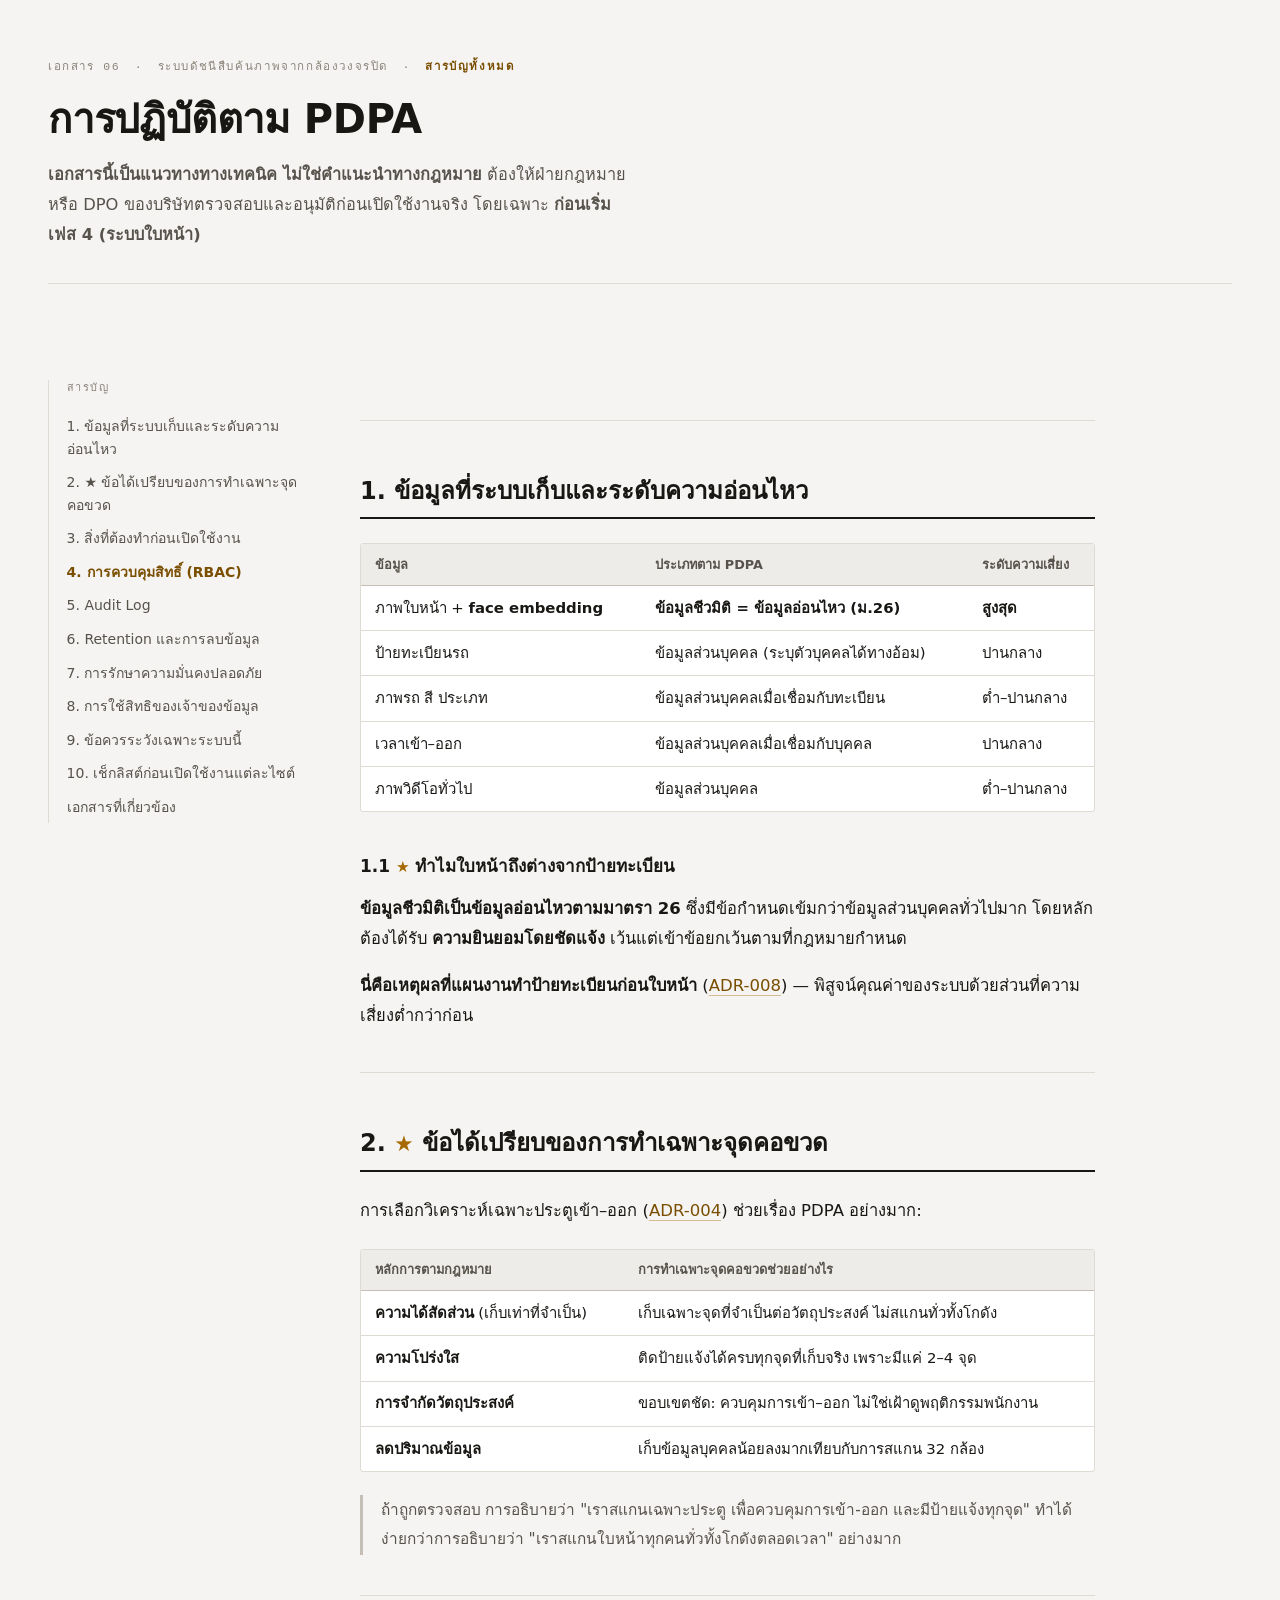
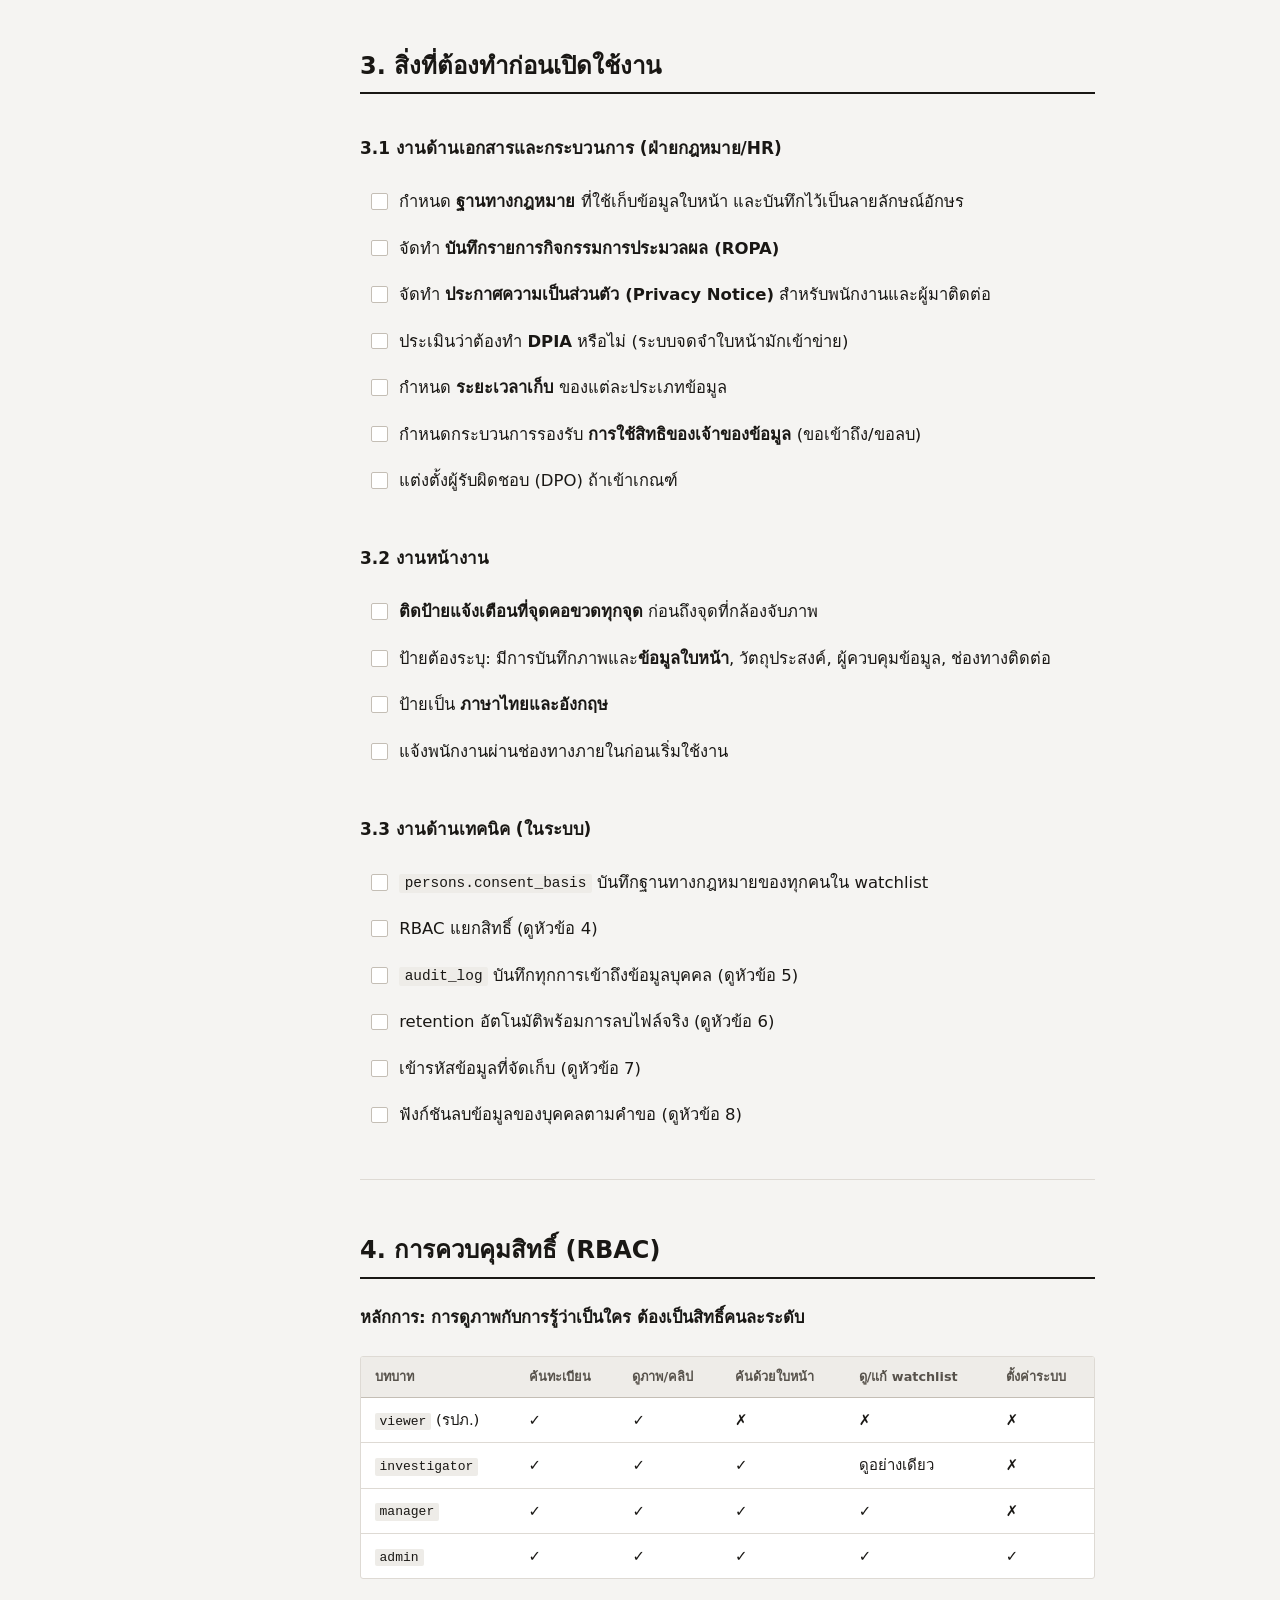
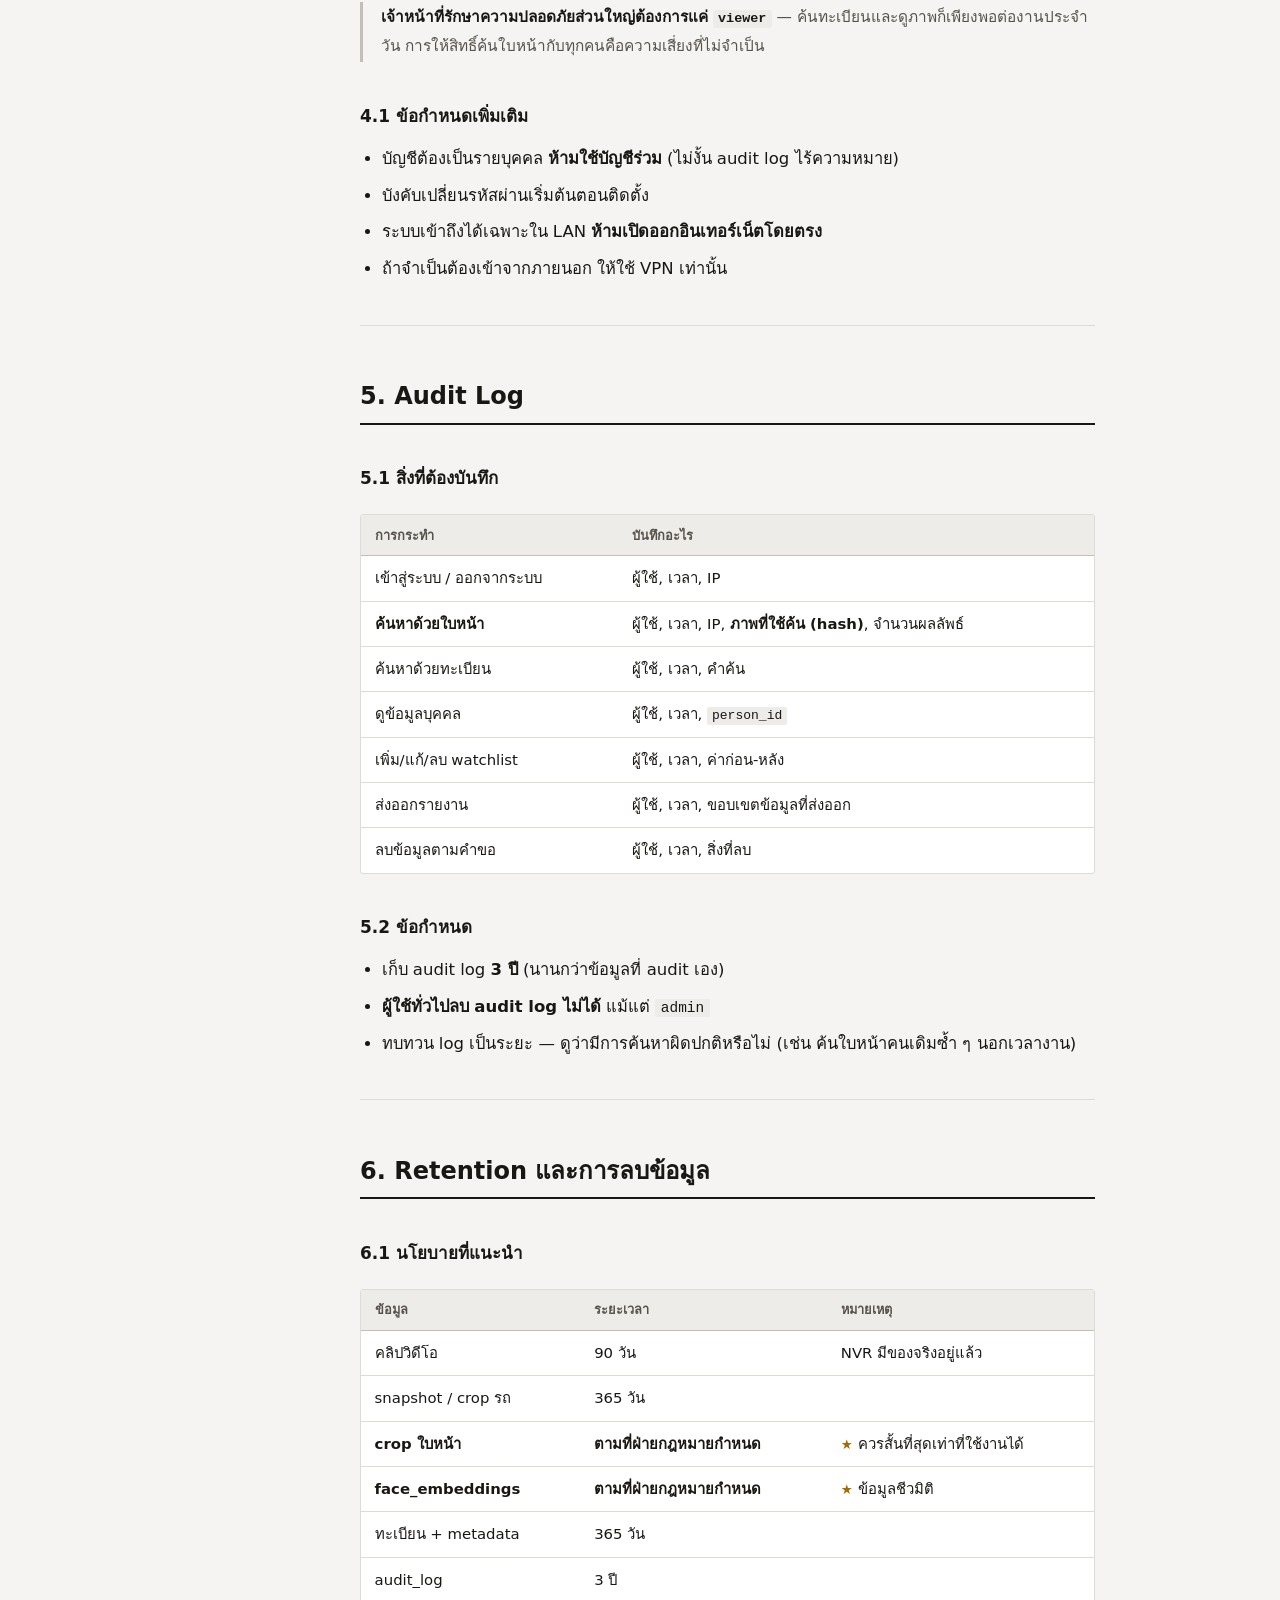
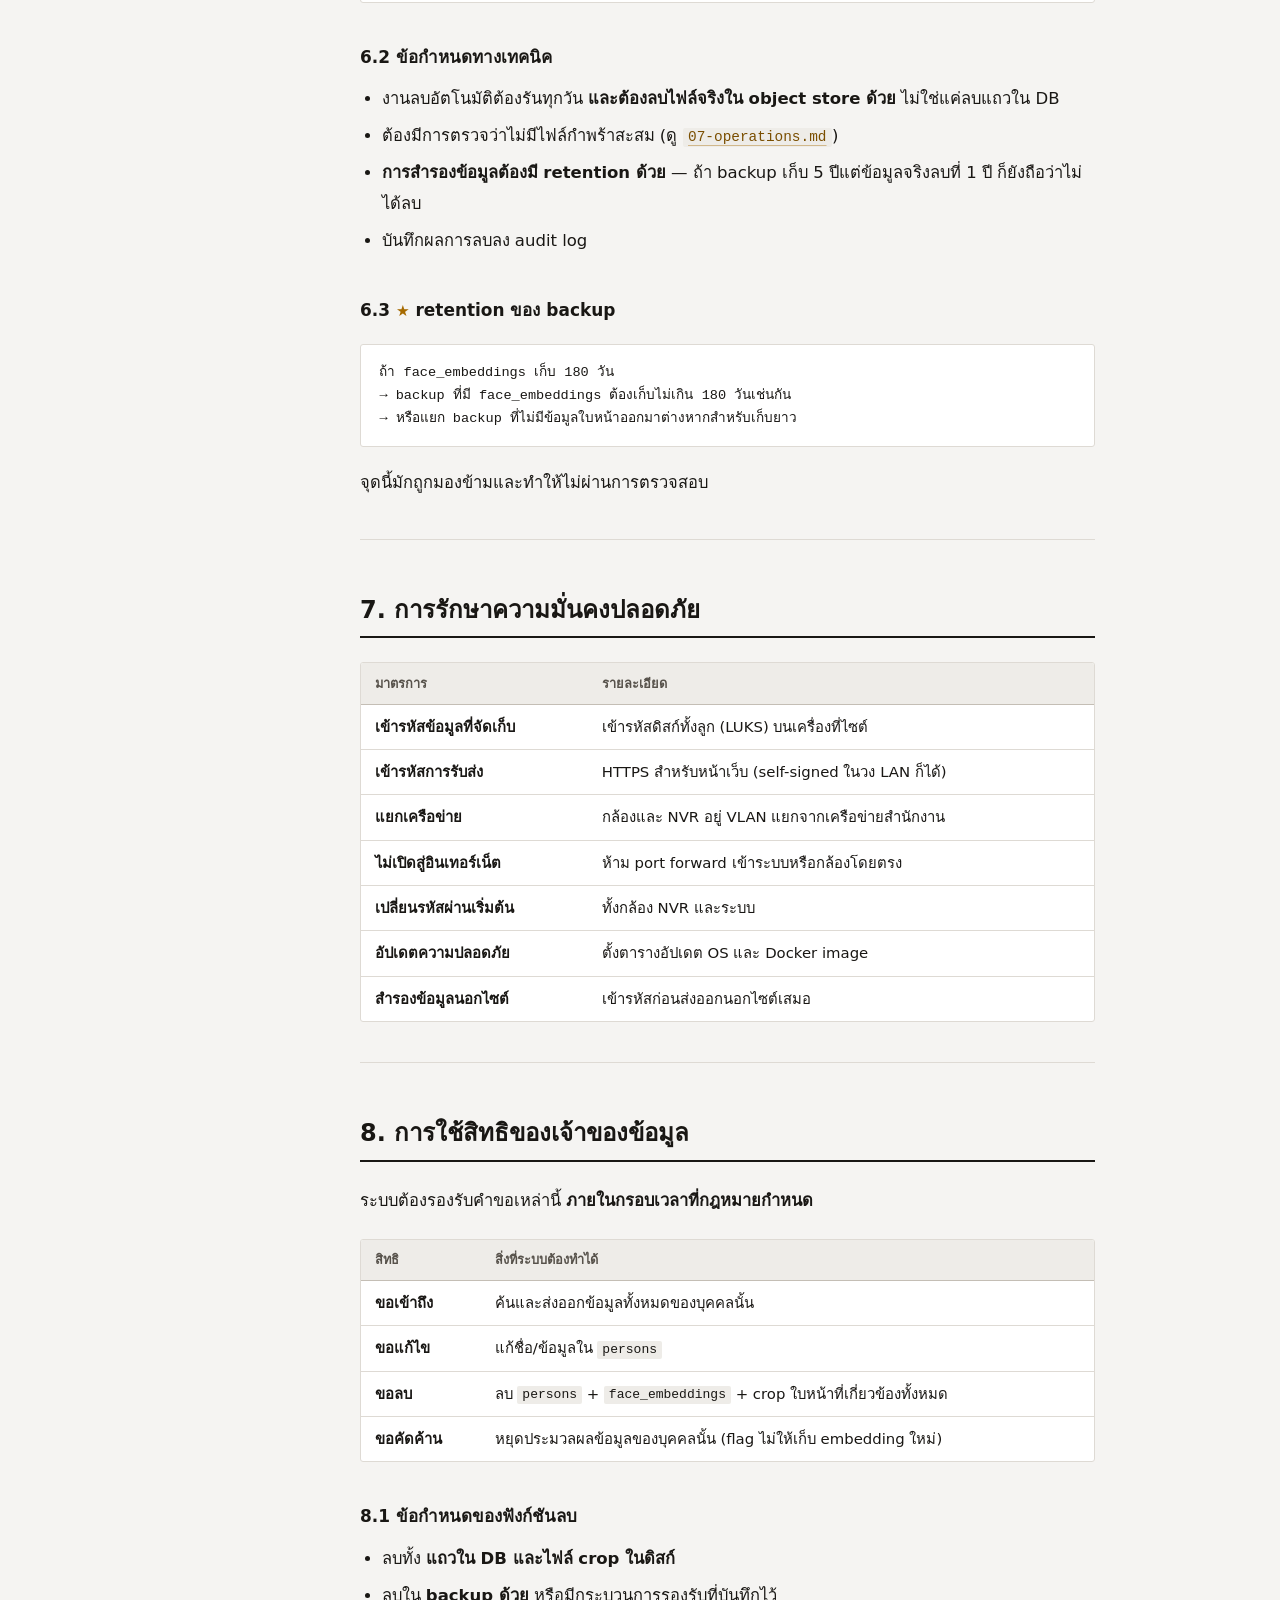
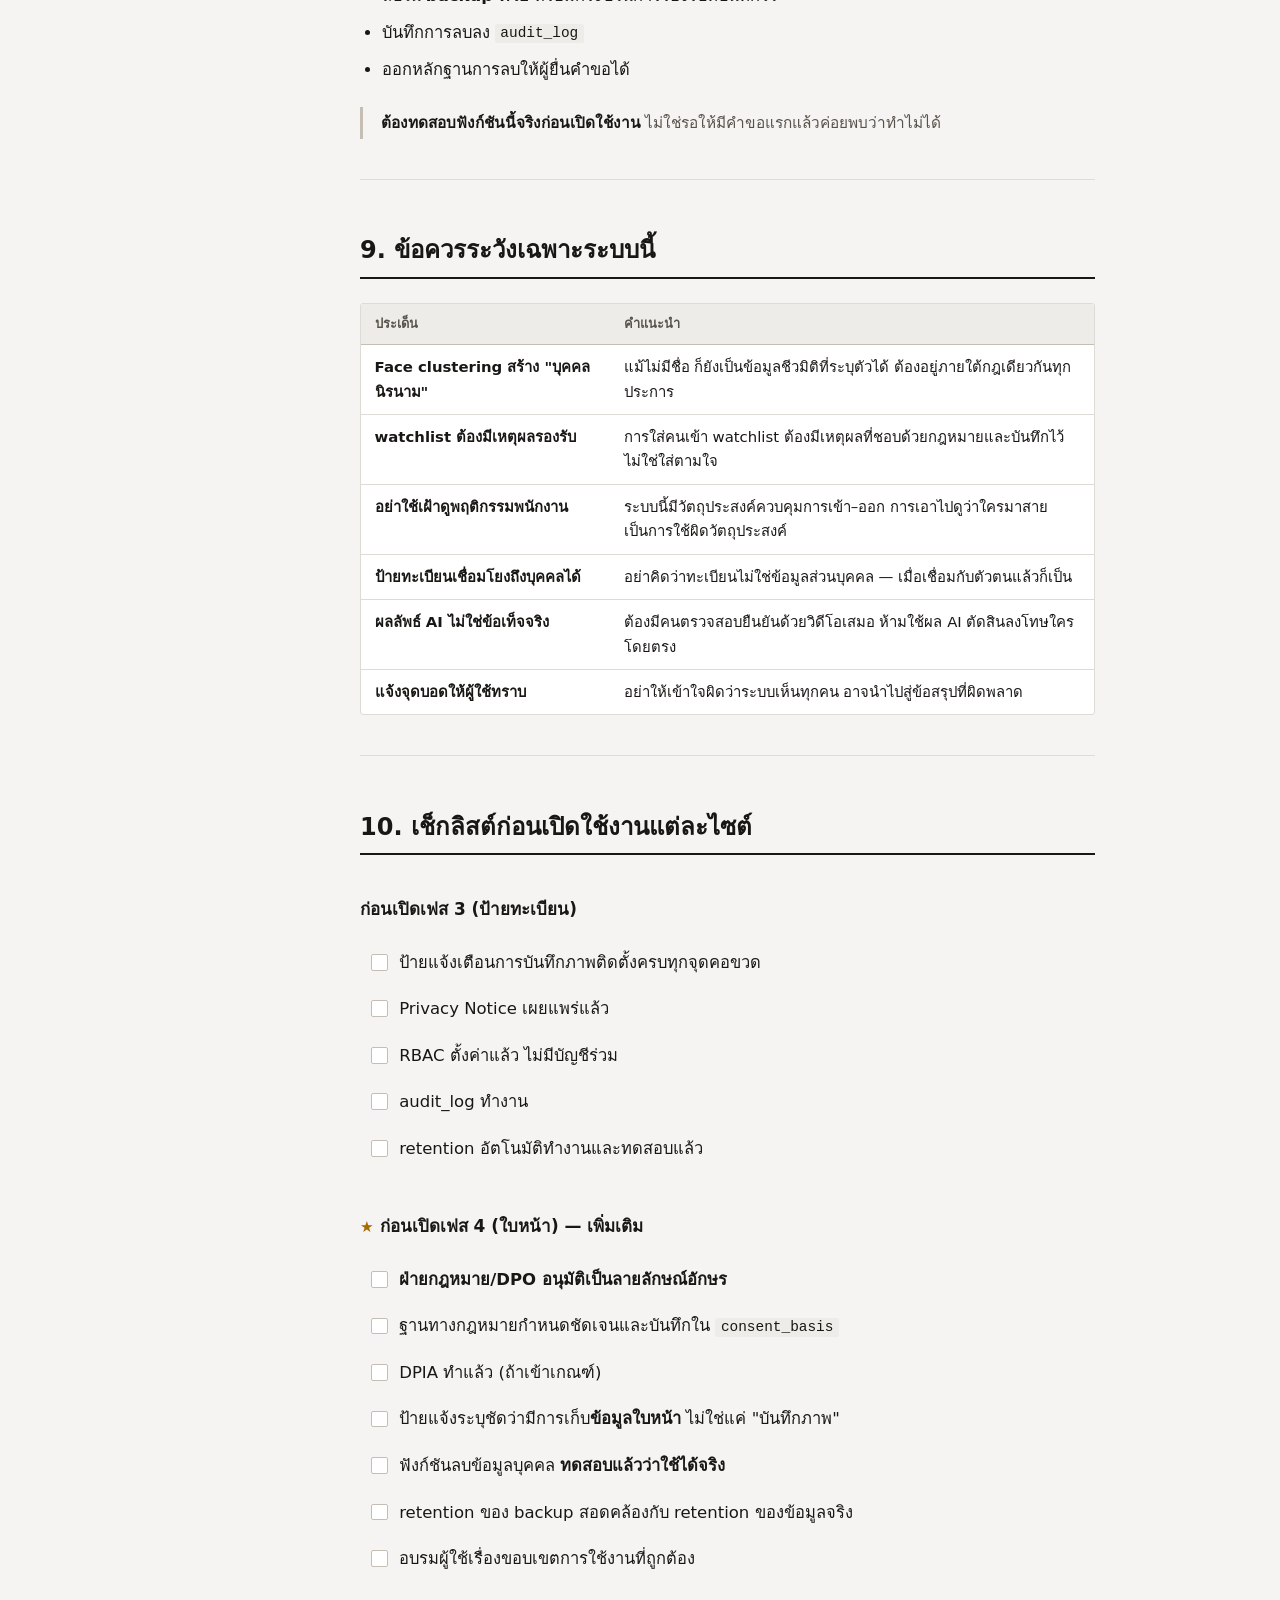
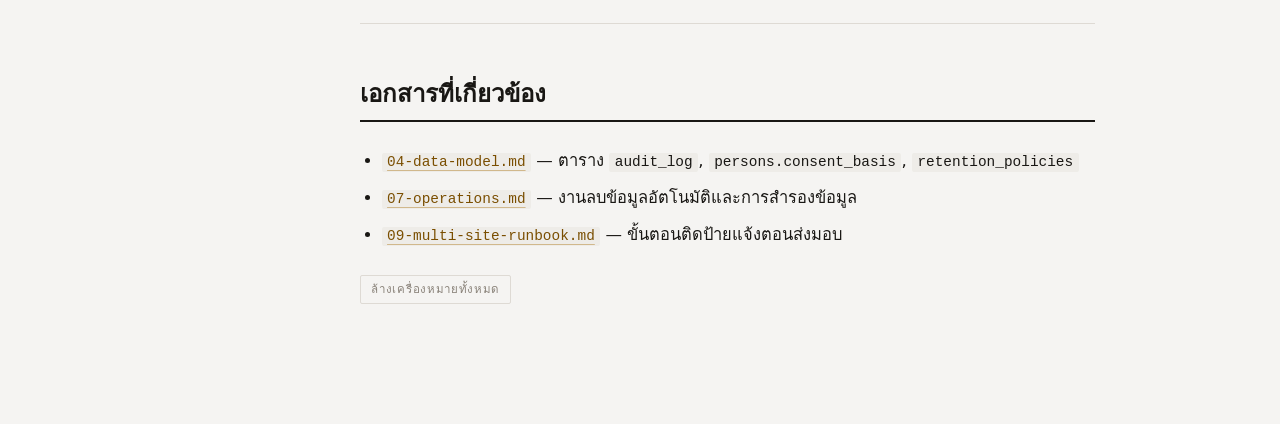
<file: docs/html/06-pdpa-compliance.html>
<!doctype html>
<html lang="th">
<head>
<meta charset="utf-8">
<meta name="viewport" content="width=device-width, initial-scale=1">
<title>06 — การปฏิบัติตาม PDPA — ระบบดัชนีสืบค้นภาพ</title>
<style>
:root {
  --ground:#F5F4F2; --surface:#FFFFFF; --surface-2:#EEECE8;
  --ink:#191714; --ink-2:#57524B; --ink-3:#8A837A;
  --rule:#DEDAD4; --rule-strong:#C4BEB5;
  --accent:#A66A00; --accent-ink:#7A4E00; --accent-wash:#F8F0DE;
  --pass:#216B45; --pass-wash:#E4F0E9; --fail:#A32219; --fail-wash:#F8E6E4;
  --shadow:0 1px 2px rgba(25,23,20,.05), 0 8px 24px -16px rgba(25,23,20,.28);
  --font-th:"Leelawadee UI","Noto Sans Thai","Thonburi","Sarabun","Segoe UI",Tahoma,system-ui,sans-serif;
  --font-mono:ui-monospace,"SF Mono","Cascadia Mono","Segoe UI Mono","Roboto Mono",Menlo,Consolas,monospace;
  --measure:70ch; --rail:16rem;
}
@media (prefers-color-scheme: dark) {
  :root {
    --ground:#141210; --surface:#1C1917; --surface-2:#24201C;
    --ink:#EFEAE2; --ink-2:#ADA49A; --ink-3:#7C736A;
    --rule:#332D27; --rule-strong:#4A423A;
    --accent:#E0A648; --accent-ink:#EFC077; --accent-wash:#2C2313;
    --pass:#5FBF8C; --pass-wash:#16301F; --fail:#E5796C; --fail-wash:#331A17;
    --shadow:0 1px 2px rgba(0,0,0,.4), 0 8px 24px -16px rgba(0,0,0,.7);
  }
}
:root[data-theme="dark"] {
  --ground:#141210; --surface:#1C1917; --surface-2:#24201C;
  --ink:#EFEAE2; --ink-2:#ADA49A; --ink-3:#7C736A;
  --rule:#332D27; --rule-strong:#4A423A;
  --accent:#E0A648; --accent-ink:#EFC077; --accent-wash:#2C2313;
  --pass:#5FBF8C; --pass-wash:#16301F; --fail:#E5796C; --fail-wash:#331A17;
  --shadow:0 1px 2px rgba(0,0,0,.4), 0 8px 24px -16px rgba(0,0,0,.7);
}
:root[data-theme="light"] {
  --ground:#F5F4F2; --surface:#FFFFFF; --surface-2:#EEECE8;
  --ink:#191714; --ink-2:#57524B; --ink-3:#8A837A;
  --rule:#DEDAD4; --rule-strong:#C4BEB5;
  --accent:#A66A00; --accent-ink:#7A4E00; --accent-wash:#F8F0DE;
  --pass:#216B45; --pass-wash:#E4F0E9; --fail:#A32219; --fail-wash:#F8E6E4;
  --shadow:0 1px 2px rgba(25,23,20,.05), 0 8px 24px -16px rgba(25,23,20,.28);
}

* { box-sizing:border-box; }
body {
  margin:0; background:var(--ground); color:var(--ink);
  font-family:var(--font-th); font-size:16.5px; line-height:1.85;
  -webkit-font-smoothing:antialiased; text-rendering:optimizeLegibility;
}
:where(a){ color:var(--accent-ink); text-decoration-color:color-mix(in srgb, var(--accent) 40%, transparent); text-underline-offset:.22em; }
:where(a):hover{ text-decoration-color:var(--accent); }
:where(a,button,input,summary):focus-visible{ outline:2px solid var(--accent); outline-offset:3px; border-radius:3px; }

.page{ display:grid; grid-template-columns:var(--rail) minmax(0,1fr); gap:3.5rem;
       max-width:78rem; margin:0 auto; padding:0 2rem 6rem; align-items:start; }
.main{ min-width:0; max-width:var(--measure); }
@media (max-width:60rem){ .page{ grid-template-columns:minmax(0,1fr); gap:0; padding:0 1.15rem 4rem; } .main{ max-width:none; } }

.masthead{ grid-column:1/-1; border-bottom:1px solid var(--rule);
           padding:3.5rem 0 2rem; margin-bottom:2.5rem; display:flex; flex-direction:column; gap:.9rem; }
.masthead__kicker{ font-family:var(--font-mono); font-size:.72rem; letter-spacing:.14em;
                   text-transform:uppercase; color:var(--ink-3); display:flex; flex-wrap:wrap; gap:.55rem .9rem; align-items:center; }
.masthead__kicker b{ color:var(--accent-ink); font-weight:600; }
.masthead__kicker a{ color:var(--ink-3); text-decoration:none; }
.masthead__kicker a:hover{ color:var(--accent-ink); }
.masthead h1{ margin:0; font-size:clamp(1.8rem,1.2rem + 2.2vw,2.5rem); line-height:1.35;
              font-weight:700; letter-spacing:-.005em; text-wrap:balance; }
.masthead__sub{ margin:0; max-width:56ch; color:var(--ink-2); font-size:1.02rem; }

.toc{ position:sticky; top:2rem; font-size:.875rem; line-height:1.6;
      border-left:1px solid var(--rule); padding-left:1.1rem; }
.toc__label{ font-family:var(--font-mono); font-size:.68rem; letter-spacing:.14em;
             text-transform:uppercase; color:var(--ink-3); margin-bottom:.85rem; }
.toc ol{ list-style:none; margin:0; padding:0; display:flex; flex-direction:column; gap:.1rem; }
.toc li{ margin:0; }
.toc a{ display:block; padding:.3rem 0; color:var(--ink-2); text-decoration:none; border-radius:2px; }
.toc a:hover{ color:var(--ink); }
.toc a.is-active{ color:var(--accent-ink); font-weight:600; }
@media (max-width:60rem){
  .toc{ position:static; border-left:0; border:1px solid var(--rule); border-radius:3px;
        background:var(--surface); padding:1rem 1.1rem; margin-bottom:2.5rem; }
  .toc ol{ columns:2; column-gap:1.5rem; }
  .toc li{ break-inside:avoid; }
}

h2{ margin:3.4rem 0 1.5rem; padding-bottom:.55rem; border-bottom:2px solid var(--ink);
    font-size:clamp(1.25rem,1.1rem + .7vw,1.5rem); line-height:1.4; font-weight:700;
    text-wrap:balance; scroll-margin-top:1.5rem; }
.main > h2:first-child{ margin-top:0; }
h3{ margin:2.6rem 0 .9rem; font-size:1.06rem; font-weight:700; line-height:1.5; scroll-margin-top:1.5rem; }
h4{ margin:1.9rem 0 .6rem; font-size:.95rem; font-weight:700; color:var(--ink-2); }
p{ margin:0 0 1rem; }
strong{ font-weight:700; }
ul,ol{ margin:0 0 1.1rem; padding-left:1.35rem; }
li{ margin-bottom:.4rem; }
li:last-child{ margin-bottom:0; }
li > ul, li > ol { margin-top:.4rem; }
hr{ border:0; border-top:1px solid var(--rule); margin:2.5rem 0; }

/* ★ ในต้นฉบับ = ระดับความสำคัญ */
.star{ color:var(--accent); font-size:.9em; }

blockquote{ margin:1.4rem 0; padding:.1rem 0 .1rem 1.1rem;
            border-left:3px solid var(--rule-strong); color:var(--ink-2); font-size:.96rem; }
blockquote strong{ color:var(--ink); }
blockquote > :last-child{ margin-bottom:0; }
/* blockquote ที่ขึ้นต้นด้วย ★ = คำเตือนสำคัญ */
blockquote.is-flag{ background:var(--surface); border:1px solid var(--rule);
                    border-left:4px solid var(--accent); border-radius:2px;
                    padding:1.05rem 1.25rem; box-shadow:var(--shadow); color:var(--ink); }

.tw{ overflow-x:auto; margin:1.4rem 0; border:1px solid var(--rule); border-radius:3px;
     background:var(--surface); -webkit-overflow-scrolling:touch; }
table{ border-collapse:collapse; width:100%; font-size:.93rem; line-height:1.65;
       font-variant-numeric:tabular-nums; }
thead th{ background:var(--surface-2); text-align:left; font-weight:700; font-size:.8rem;
          color:var(--ink-2); padding:.6rem .85rem; border-bottom:1px solid var(--rule-strong); white-space:nowrap; }
td{ padding:.62rem .85rem; border-bottom:1px solid var(--rule); vertical-align:top; text-align:left; }
tbody tr:last-child td{ border-bottom:0; }
td:empty{ min-width:4rem; }

code{ font-family:var(--font-mono); font-size:.875em; background:var(--surface-2);
      padding:.1em .38em; border-radius:2px; }
pre{ font-family:var(--font-mono); font-size:.85rem; line-height:1.7; background:var(--surface);
     border:1px solid var(--rule); border-radius:3px; padding:1rem 1.15rem; margin:1.3rem 0;
     overflow-x:auto; color:var(--ink); font-variant-numeric:tabular-nums; }
pre code{ background:none; padding:0; font-size:1em; white-space:pre; }

/* เช็กลิสต์ติ๊กได้ จำสถานะไว้ — ใช้ li.chk เพื่อรองรับรายการซ้อนชั้น */
ul:has(> li.chk){ list-style:none; margin:1.1rem 0 1.5rem; padding:0; }
li.chk > ul{ margin:.3rem 0 .5rem 1.8rem; }
li.chk{ margin:0; }
li.chk > label{ display:flex; gap:.7rem; align-items:flex-start; padding:.5rem .7rem;
                border-radius:3px; cursor:pointer; transition:background .12s ease; }
li.chk > label:hover{ background:var(--surface-2); }
li.chk input{ appearance:none; flex:0 0 auto; width:1.05rem; height:1.05rem; margin:.38rem 0 0;
              border:1.5px solid var(--rule-strong); border-radius:2px; background:var(--surface);
              cursor:pointer; position:relative; }
li.chk input:checked{ background:var(--pass); border-color:var(--pass); }
li.chk input:checked::after{ content:""; position:absolute; left:5px; top:1px; width:4px; height:9px;
                             border:solid var(--surface); border-width:0 2px 2px 0; transform:rotate(42deg); }
li.chk input:checked + span{ color:var(--ink-3); text-decoration:line-through; text-decoration-thickness:1px; }
li.chk > label > span{ flex:1; }
.checks-reset{ font-family:var(--font-mono); font-size:.72rem; letter-spacing:.06em; background:none;
               border:1px solid var(--rule); border-radius:2px; color:var(--ink-3);
               padding:.3rem .65rem; cursor:pointer; margin:.4rem 0 1.5rem; display:inline-block; }
.checks-reset:hover{ color:var(--ink); border-color:var(--rule-strong); }

/* หน้า index */
.cards{ list-style:none; padding:0; margin:0; display:grid; gap:.65rem; }
.cards li{ margin:0; }
.cards a{ display:flex; gap:1rem; align-items:baseline; text-decoration:none; color:inherit;
          background:var(--surface); border:1px solid var(--rule); border-radius:3px;
          padding:.9rem 1.1rem; transition:border-color .12s ease, transform .12s ease; }
.cards a:hover{ border-color:var(--accent); transform:translateX(2px); }
.cards .n{ font-family:var(--font-mono); font-size:.85rem; color:var(--ink-3); font-variant-numeric:tabular-nums; }
.cards .t{ font-weight:700; display:block; margin-bottom:.1rem; }
.cards .d{ color:var(--ink-2); font-size:.92rem; display:block; line-height:1.6; }
.cards .is-key .t{ color:var(--accent-ink); }
.cards a.is-key{ border-left:3px solid var(--accent); }

@media print{
  :root{ --ground:#fff; --surface:#fff; --surface-2:#f2f2f2; --ink:#000; --ink-2:#333; --ink-3:#666;
         --rule:#bbb; --rule-strong:#888; --accent:#000; --accent-ink:#000; --accent-wash:#f4f4f4; --shadow:none; }
  body{ font-size:10.5pt; line-height:1.65; }
  .toc,.checks-reset{ display:none; }
  .page{ display:block; max-width:none; padding:0; }
  h2,h3,h4{ page-break-after:avoid; }
  .tw,pre,blockquote{ page-break-inside:avoid; }
  a{ text-decoration:none; color:#000; }
}
@media (prefers-reduced-motion: reduce){ *{ animation:none !important; transition:none !important; scroll-behavior:auto !important; } }
html{ scroll-behavior:smooth; }
</style>
</head>
<body data-doc="06-pdpa-compliance">
<div class="page">
  <header class="masthead">
    <div class="masthead__kicker">
      <span>เอกสาร 06</span><span>·</span><span>ระบบดัชนีสืบค้นภาพจากกล้องวงจรปิด</span><span>·</span><a href="index.html"><b>สารบัญทั้งหมด</b></a>
    </div>
    <h1>การปฏิบัติตาม PDPA</h1>
    <p class="masthead__sub"><strong>เอกสารนี้เป็นแนวทางทางเทคนิค ไม่ใช่คำแนะนำทางกฎหมาย</strong> ต้องให้ฝ่ายกฎหมายหรือ DPO ของบริษัทตรวจสอบและอนุมัติก่อนเปิดใช้งานจริง โดยเฉพาะ <strong>ก่อนเริ่มเฟส 4 (ระบบใบหน้า)</strong></p>
  </header>
  <nav class="toc" aria-label="สารบัญ">
    <div class="toc__label">สารบัญ</div>
    <ol>
      <li><a href="#1-ข้อมูลที่ระบบเก็บและระดับความอ่อนไหว">1. ข้อมูลที่ระบบเก็บและระดับความอ่อนไหว</a></li>
      <li><a href="#2-ข้อได้เปรียบของการทำเฉพาะจุดคอขวด">2. ★ ข้อได้เปรียบของการทำเฉพาะจุดคอขวด</a></li>
      <li><a href="#3-สิ่งที่ต้องทำก่อนเปิดใช้งาน">3. สิ่งที่ต้องทำก่อนเปิดใช้งาน</a></li>
      <li><a href="#4-การควบคุมสิทธิ์-rbac">4. การควบคุมสิทธิ์ (RBAC)</a></li>
      <li><a href="#5-audit-log">5. Audit Log</a></li>
      <li><a href="#6-retention-และการลบข้อมูล">6. Retention และการลบข้อมูล</a></li>
      <li><a href="#7-การรักษาความมั่นคงปลอดภัย">7. การรักษาความมั่นคงปลอดภัย</a></li>
      <li><a href="#8-การใช้สิทธิของเจ้าของข้อมูล">8. การใช้สิทธิของเจ้าของข้อมูล</a></li>
      <li><a href="#9-ข้อควรระวังเฉพาะระบบนี้">9. ข้อควรระวังเฉพาะระบบนี้</a></li>
      <li><a href="#10-เช็กลิสต์ก่อนเปิดใช้งานแต่ละไซต์">10. เช็กลิสต์ก่อนเปิดใช้งานแต่ละไซต์</a></li>
      <li><a href="#เอกสารที่เกี่ยวข้อง">เอกสารที่เกี่ยวข้อง</a></li>
    </ol>
  </nav>
  <main class="main">
<hr />
<h2 id="1-ข้อมูลที่ระบบเก็บและระดับความอ่อนไหว">1. ข้อมูลที่ระบบเก็บและระดับความอ่อนไหว</h2>
<div class="tw"><table>
<thead>
<tr>
<th>ข้อมูล</th>
<th>ประเภทตาม PDPA</th>
<th>ระดับความเสี่ยง</th>
</tr>
</thead>
<tbody>
<tr>
<td>ภาพใบหน้า + <strong>face embedding</strong></td>
<td><strong>ข้อมูลชีวมิติ = ข้อมูลอ่อนไหว (ม.26)</strong></td>
<td><strong>สูงสุด</strong></td>
</tr>
<tr>
<td>ป้ายทะเบียนรถ</td>
<td>ข้อมูลส่วนบุคคล (ระบุตัวบุคคลได้ทางอ้อม)</td>
<td>ปานกลาง</td>
</tr>
<tr>
<td>ภาพรถ สี ประเภท</td>
<td>ข้อมูลส่วนบุคคลเมื่อเชื่อมกับทะเบียน</td>
<td>ต่ำ–ปานกลาง</td>
</tr>
<tr>
<td>เวลาเข้า–ออก</td>
<td>ข้อมูลส่วนบุคคลเมื่อเชื่อมกับบุคคล</td>
<td>ปานกลาง</td>
</tr>
<tr>
<td>ภาพวิดีโอทั่วไป</td>
<td>ข้อมูลส่วนบุคคล</td>
<td>ต่ำ–ปานกลาง</td>
</tr>
</tbody>
</table></div>
<h3 id="1-1-ทำไมใบหน้าถึงต่างจากป้ายทะเบียน">1.1 <span class="star">★</span> ทำไมใบหน้าถึงต่างจากป้ายทะเบียน</h3>
<p><strong>ข้อมูลชีวมิติเป็นข้อมูลอ่อนไหวตามมาตรา 26</strong> ซึ่งมีข้อกำหนดเข้มกว่าข้อมูลส่วนบุคคลทั่วไปมาก โดยหลักต้องได้รับ <strong>ความยินยอมโดยชัดแจ้ง</strong> เว้นแต่เข้าข้อยกเว้นตามที่กฎหมายกำหนด</p>
<p><strong>นี่คือเหตุผลที่แผนงานทำป้ายทะเบียนก่อนใบหน้า</strong> (<a href="00-decisions.html">ADR-008</a>) — พิสูจน์คุณค่าของระบบด้วยส่วนที่ความเสี่ยงต่ำกว่าก่อน</p>
<hr />
<h2 id="2-ข้อได้เปรียบของการทำเฉพาะจุดคอขวด">2. <span class="star">★</span> ข้อได้เปรียบของการทำเฉพาะจุดคอขวด</h2>
<p>การเลือกวิเคราะห์เฉพาะประตูเข้า–ออก (<a href="00-decisions.html">ADR-004</a>) ช่วยเรื่อง PDPA อย่างมาก:</p>
<div class="tw"><table>
<thead>
<tr>
<th>หลักการตามกฎหมาย</th>
<th>การทำเฉพาะจุดคอขวดช่วยอย่างไร</th>
</tr>
</thead>
<tbody>
<tr>
<td><strong>ความได้สัดส่วน</strong> (เก็บเท่าที่จำเป็น)</td>
<td>เก็บเฉพาะจุดที่จำเป็นต่อวัตถุประสงค์ ไม่สแกนทั่วทั้งโกดัง</td>
</tr>
<tr>
<td><strong>ความโปร่งใส</strong></td>
<td>ติดป้ายแจ้งได้ครบทุกจุดที่เก็บจริง เพราะมีแค่ 2–4 จุด</td>
</tr>
<tr>
<td><strong>การจำกัดวัตถุประสงค์</strong></td>
<td>ขอบเขตชัด: ควบคุมการเข้า–ออก ไม่ใช่เฝ้าดูพฤติกรรมพนักงาน</td>
</tr>
<tr>
<td><strong>ลดปริมาณข้อมูล</strong></td>
<td>เก็บข้อมูลบุคคลน้อยลงมากเทียบกับการสแกน 32 กล้อง</td>
</tr>
</tbody>
</table></div>
<blockquote>
<p>ถ้าถูกตรวจสอบ การอธิบายว่า &quot;เราสแกนเฉพาะประตู เพื่อควบคุมการเข้า-ออก และมีป้ายแจ้งทุกจุด&quot;
ทำได้ง่ายกว่าการอธิบายว่า &quot;เราสแกนใบหน้าทุกคนทั่วทั้งโกดังตลอดเวลา&quot; อย่างมาก</p>
</blockquote>
<hr />
<h2 id="3-สิ่งที่ต้องทำก่อนเปิดใช้งาน">3. สิ่งที่ต้องทำก่อนเปิดใช้งาน</h2>
<h3 id="3-1-งานด้านเอกสารและกระบวนการ-ฝ่ายกฎหมาย-hr">3.1 งานด้านเอกสารและกระบวนการ (ฝ่ายกฎหมาย/HR)</h3>
<ul>
<li class="chk"><label><input type="checkbox"><span>กำหนด <strong>ฐานทางกฎหมาย</strong> ที่ใช้เก็บข้อมูลใบหน้า และบันทึกไว้เป็นลายลักษณ์อักษร</span></label></li>
<li class="chk"><label><input type="checkbox"><span>จัดทำ <strong>บันทึกรายการกิจกรรมการประมวลผล (ROPA)</strong></span></label></li>
<li class="chk"><label><input type="checkbox"><span>จัดทำ <strong>ประกาศความเป็นส่วนตัว (Privacy Notice)</strong> สำหรับพนักงานและผู้มาติดต่อ</span></label></li>
<li class="chk"><label><input type="checkbox"><span>ประเมินว่าต้องทำ <strong>DPIA</strong> หรือไม่ (ระบบจดจำใบหน้ามักเข้าข่าย)</span></label></li>
<li class="chk"><label><input type="checkbox"><span>กำหนด <strong>ระยะเวลาเก็บ</strong> ของแต่ละประเภทข้อมูล</span></label></li>
<li class="chk"><label><input type="checkbox"><span>กำหนดกระบวนการรองรับ <strong>การใช้สิทธิของเจ้าของข้อมูล</strong> (ขอเข้าถึง/ขอลบ)</span></label></li>
<li class="chk"><label><input type="checkbox"><span>แต่งตั้งผู้รับผิดชอบ (DPO) ถ้าเข้าเกณฑ์</span></label></li>
</ul>
<h3 id="3-2-งานหน้างาน">3.2 งานหน้างาน</h3>
<ul>
<li class="chk"><label><input type="checkbox"><span><strong>ติดป้ายแจ้งเตือนที่จุดคอขวดทุกจุด</strong> ก่อนถึงจุดที่กล้องจับภาพ</span></label></li>
<li class="chk"><label><input type="checkbox"><span>ป้ายต้องระบุ: มีการบันทึกภาพและ<strong>ข้อมูลใบหน้า</strong>, วัตถุประสงค์, ผู้ควบคุมข้อมูล, ช่องทางติดต่อ</span></label></li>
<li class="chk"><label><input type="checkbox"><span>ป้ายเป็น <strong>ภาษาไทยและอังกฤษ</strong></span></label></li>
<li class="chk"><label><input type="checkbox"><span>แจ้งพนักงานผ่านช่องทางภายในก่อนเริ่มใช้งาน</span></label></li>
</ul>
<h3 id="3-3-งานด้านเทคนิค-ในระบบ">3.3 งานด้านเทคนิค (ในระบบ)</h3>
<ul>
<li class="chk"><label><input type="checkbox"><span><code>persons.consent_basis</code> บันทึกฐานทางกฎหมายของทุกคนใน watchlist</span></label></li>
<li class="chk"><label><input type="checkbox"><span>RBAC แยกสิทธิ์ (ดูหัวข้อ 4)</span></label></li>
<li class="chk"><label><input type="checkbox"><span><code>audit_log</code> บันทึกทุกการเข้าถึงข้อมูลบุคคล (ดูหัวข้อ 5)</span></label></li>
<li class="chk"><label><input type="checkbox"><span>retention อัตโนมัติพร้อมการลบไฟล์จริง (ดูหัวข้อ 6)</span></label></li>
<li class="chk"><label><input type="checkbox"><span>เข้ารหัสข้อมูลที่จัดเก็บ (ดูหัวข้อ 7)</span></label></li>
<li class="chk"><label><input type="checkbox"><span>ฟังก์ชันลบข้อมูลของบุคคลตามคำขอ (ดูหัวข้อ 8)</span></label></li>
</ul>
<hr />
<h2 id="4-การควบคุมสิทธิ์-rbac">4. การควบคุมสิทธิ์ (RBAC)</h2>
<p><strong>หลักการ: การดูภาพกับการรู้ว่าเป็นใคร ต้องเป็นสิทธิ์คนละระดับ</strong></p>
<div class="tw"><table>
<thead>
<tr>
<th>บทบาท</th>
<th>ค้นทะเบียน</th>
<th>ดูภาพ/คลิป</th>
<th>ค้นด้วยใบหน้า</th>
<th>ดู/แก้ watchlist</th>
<th>ตั้งค่าระบบ</th>
</tr>
</thead>
<tbody>
<tr>
<td><code>viewer</code> (รปภ.)</td>
<td>✓</td>
<td>✓</td>
<td>✗</td>
<td>✗</td>
<td>✗</td>
</tr>
<tr>
<td><code>investigator</code></td>
<td>✓</td>
<td>✓</td>
<td>✓</td>
<td>ดูอย่างเดียว</td>
<td>✗</td>
</tr>
<tr>
<td><code>manager</code></td>
<td>✓</td>
<td>✓</td>
<td>✓</td>
<td>✓</td>
<td>✗</td>
</tr>
<tr>
<td><code>admin</code></td>
<td>✓</td>
<td>✓</td>
<td>✓</td>
<td>✓</td>
<td>✓</td>
</tr>
</tbody>
</table></div>
<blockquote>
<p><strong>เจ้าหน้าที่รักษาความปลอดภัยส่วนใหญ่ต้องการแค่ <code>viewer</code></strong> — ค้นทะเบียนและดูภาพก็เพียงพอต่องานประจำวัน
การให้สิทธิ์ค้นใบหน้ากับทุกคนคือความเสี่ยงที่ไม่จำเป็น</p>
</blockquote>
<h3 id="4-1-ข้อกำหนดเพิ่มเติม">4.1 ข้อกำหนดเพิ่มเติม</h3>
<ul>
<li>บัญชีต้องเป็นรายบุคคล <strong>ห้ามใช้บัญชีร่วม</strong> (ไม่งั้น audit log ไร้ความหมาย)</li>
<li>บังคับเปลี่ยนรหัสผ่านเริ่มต้นตอนติดตั้ง</li>
<li>ระบบเข้าถึงได้เฉพาะใน LAN <strong>ห้ามเปิดออกอินเทอร์เน็ตโดยตรง</strong></li>
<li>ถ้าจำเป็นต้องเข้าจากภายนอก ให้ใช้ VPN เท่านั้น</li>
</ul>
<hr />
<h2 id="5-audit-log">5. Audit Log</h2>
<h3 id="5-1-สิ่งที่ต้องบันทึก">5.1 สิ่งที่ต้องบันทึก</h3>
<div class="tw"><table>
<thead>
<tr>
<th>การกระทำ</th>
<th>บันทึกอะไร</th>
</tr>
</thead>
<tbody>
<tr>
<td>เข้าสู่ระบบ / ออกจากระบบ</td>
<td>ผู้ใช้, เวลา, IP</td>
</tr>
<tr>
<td><strong>ค้นหาด้วยใบหน้า</strong></td>
<td>ผู้ใช้, เวลา, IP, <strong>ภาพที่ใช้ค้น (hash)</strong>, จำนวนผลลัพธ์</td>
</tr>
<tr>
<td>ค้นหาด้วยทะเบียน</td>
<td>ผู้ใช้, เวลา, คำค้น</td>
</tr>
<tr>
<td>ดูข้อมูลบุคคล</td>
<td>ผู้ใช้, เวลา, <code>person_id</code></td>
</tr>
<tr>
<td>เพิ่ม/แก้/ลบ watchlist</td>
<td>ผู้ใช้, เวลา, ค่าก่อน-หลัง</td>
</tr>
<tr>
<td>ส่งออกรายงาน</td>
<td>ผู้ใช้, เวลา, ขอบเขตข้อมูลที่ส่งออก</td>
</tr>
<tr>
<td>ลบข้อมูลตามคำขอ</td>
<td>ผู้ใช้, เวลา, สิ่งที่ลบ</td>
</tr>
</tbody>
</table></div>
<h3 id="5-2-ข้อกำหนด">5.2 ข้อกำหนด</h3>
<ul>
<li>เก็บ audit log <strong>3 ปี</strong> (นานกว่าข้อมูลที่ audit เอง)</li>
<li><strong>ผู้ใช้ทั่วไปลบ audit log ไม่ได้</strong> แม้แต่ <code>admin</code></li>
<li>ทบทวน log เป็นระยะ — ดูว่ามีการค้นหาผิดปกติหรือไม่ (เช่น ค้นใบหน้าคนเดิมซ้ำ ๆ นอกเวลางาน)</li>
</ul>
<hr />
<h2 id="6-retention-และการลบข้อมูล">6. Retention และการลบข้อมูล</h2>
<h3 id="6-1-นโยบายที่แนะนำ">6.1 นโยบายที่แนะนำ</h3>
<div class="tw"><table>
<thead>
<tr>
<th>ข้อมูล</th>
<th>ระยะเวลา</th>
<th>หมายเหตุ</th>
</tr>
</thead>
<tbody>
<tr>
<td>คลิปวิดีโอ</td>
<td>90 วัน</td>
<td>NVR มีของจริงอยู่แล้ว</td>
</tr>
<tr>
<td>snapshot / crop รถ</td>
<td>365 วัน</td>
<td></td>
</tr>
<tr>
<td><strong>crop ใบหน้า</strong></td>
<td><strong>ตามที่ฝ่ายกฎหมายกำหนด</strong></td>
<td><span class="star">★</span> ควรสั้นที่สุดเท่าที่ใช้งานได้</td>
</tr>
<tr>
<td><strong>face_embeddings</strong></td>
<td><strong>ตามที่ฝ่ายกฎหมายกำหนด</strong></td>
<td><span class="star">★</span> ข้อมูลชีวมิติ</td>
</tr>
<tr>
<td>ทะเบียน + metadata</td>
<td>365 วัน</td>
<td></td>
</tr>
<tr>
<td>audit_log</td>
<td>3 ปี</td>
<td></td>
</tr>
</tbody>
</table></div>
<h3 id="6-2-ข้อกำหนดทางเทคนิค">6.2 ข้อกำหนดทางเทคนิค</h3>
<ul>
<li>งานลบอัตโนมัติต้องรันทุกวัน <strong>และต้องลบไฟล์จริงใน object store ด้วย</strong> ไม่ใช่แค่ลบแถวใน DB</li>
<li>ต้องมีการตรวจว่าไม่มีไฟล์กำพร้าสะสม (ดู <a href="07-operations.html"><code>07-operations.md</code></a>)</li>
<li><strong>การสำรองข้อมูลต้องมี retention ด้วย</strong> — ถ้า backup เก็บ 5 ปีแต่ข้อมูลจริงลบที่ 1 ปี ก็ยังถือว่าไม่ได้ลบ</li>
<li>บันทึกผลการลบลง audit log</li>
</ul>
<h3 id="6-3-retention-ของ-backup">6.3 <span class="star">★</span> retention ของ backup</h3>
<pre><code>ถ้า face_embeddings เก็บ 180 วัน
→ backup ที่มี face_embeddings ต้องเก็บไม่เกิน 180 วันเช่นกัน
→ หรือแยก backup ที่ไม่มีข้อมูลใบหน้าออกมาต่างหากสำหรับเก็บยาว
</code></pre>
<p>จุดนี้มักถูกมองข้ามและทำให้ไม่ผ่านการตรวจสอบ</p>
<hr />
<h2 id="7-การรักษาความมั่นคงปลอดภัย">7. การรักษาความมั่นคงปลอดภัย</h2>
<div class="tw"><table>
<thead>
<tr>
<th>มาตรการ</th>
<th>รายละเอียด</th>
</tr>
</thead>
<tbody>
<tr>
<td><strong>เข้ารหัสข้อมูลที่จัดเก็บ</strong></td>
<td>เข้ารหัสดิสก์ทั้งลูก (LUKS) บนเครื่องที่ไซต์</td>
</tr>
<tr>
<td><strong>เข้ารหัสการรับส่ง</strong></td>
<td>HTTPS สำหรับหน้าเว็บ (self-signed ในวง LAN ก็ได้)</td>
</tr>
<tr>
<td><strong>แยกเครือข่าย</strong></td>
<td>กล้องและ NVR อยู่ VLAN แยกจากเครือข่ายสำนักงาน</td>
</tr>
<tr>
<td><strong>ไม่เปิดสู่อินเทอร์เน็ต</strong></td>
<td>ห้าม port forward เข้าระบบหรือกล้องโดยตรง</td>
</tr>
<tr>
<td><strong>เปลี่ยนรหัสผ่านเริ่มต้น</strong></td>
<td>ทั้งกล้อง NVR และระบบ</td>
</tr>
<tr>
<td><strong>อัปเดตความปลอดภัย</strong></td>
<td>ตั้งตารางอัปเดต OS และ Docker image</td>
</tr>
<tr>
<td><strong>สำรองข้อมูลนอกไซต์</strong></td>
<td>เข้ารหัสก่อนส่งออกนอกไซต์เสมอ</td>
</tr>
</tbody>
</table></div>
<hr />
<h2 id="8-การใช้สิทธิของเจ้าของข้อมูล">8. การใช้สิทธิของเจ้าของข้อมูล</h2>
<p>ระบบต้องรองรับคำขอเหล่านี้ <strong>ภายในกรอบเวลาที่กฎหมายกำหนด</strong></p>
<div class="tw"><table>
<thead>
<tr>
<th>สิทธิ</th>
<th>สิ่งที่ระบบต้องทำได้</th>
</tr>
</thead>
<tbody>
<tr>
<td><strong>ขอเข้าถึง</strong></td>
<td>ค้นและส่งออกข้อมูลทั้งหมดของบุคคลนั้น</td>
</tr>
<tr>
<td><strong>ขอแก้ไข</strong></td>
<td>แก้ชื่อ/ข้อมูลใน <code>persons</code></td>
</tr>
<tr>
<td><strong>ขอลบ</strong></td>
<td>ลบ <code>persons</code> + <code>face_embeddings</code> + crop ใบหน้าที่เกี่ยวข้องทั้งหมด</td>
</tr>
<tr>
<td><strong>ขอคัดค้าน</strong></td>
<td>หยุดประมวลผลข้อมูลของบุคคลนั้น (flag ไม่ให้เก็บ embedding ใหม่)</td>
</tr>
</tbody>
</table></div>
<h3 id="8-1-ข้อกำหนดของฟังก์ชันลบ">8.1 ข้อกำหนดของฟังก์ชันลบ</h3>
<ul>
<li>ลบทั้ง <strong>แถวใน DB และไฟล์ crop ในดิสก์</strong></li>
<li>ลบใน <strong>backup ด้วย</strong> หรือมีกระบวนการรองรับที่บันทึกไว้</li>
<li>บันทึกการลบลง <code>audit_log</code></li>
<li>ออกหลักฐานการลบให้ผู้ยื่นคำขอได้</li>
</ul>
<blockquote>
<p><strong>ต้องทดสอบฟังก์ชันนี้จริงก่อนเปิดใช้งาน</strong> ไม่ใช่รอให้มีคำขอแรกแล้วค่อยพบว่าทำไม่ได้</p>
</blockquote>
<hr />
<h2 id="9-ข้อควรระวังเฉพาะระบบนี้">9. ข้อควรระวังเฉพาะระบบนี้</h2>
<div class="tw"><table>
<thead>
<tr>
<th>ประเด็น</th>
<th>คำแนะนำ</th>
</tr>
</thead>
<tbody>
<tr>
<td><strong>Face clustering สร้าง &quot;บุคคลนิรนาม&quot;</strong></td>
<td>แม้ไม่มีชื่อ ก็ยังเป็นข้อมูลชีวมิติที่ระบุตัวได้ ต้องอยู่ภายใต้กฎเดียวกันทุกประการ</td>
</tr>
<tr>
<td><strong>watchlist ต้องมีเหตุผลรองรับ</strong></td>
<td>การใส่คนเข้า watchlist ต้องมีเหตุผลที่ชอบด้วยกฎหมายและบันทึกไว้ ไม่ใช่ใส่ตามใจ</td>
</tr>
<tr>
<td><strong>อย่าใช้เฝ้าดูพฤติกรรมพนักงาน</strong></td>
<td>ระบบนี้มีวัตถุประสงค์ควบคุมการเข้า–ออก การเอาไปดูว่าใครมาสายเป็นการใช้ผิดวัตถุประสงค์</td>
</tr>
<tr>
<td><strong>ป้ายทะเบียนเชื่อมโยงถึงบุคคลได้</strong></td>
<td>อย่าคิดว่าทะเบียนไม่ใช่ข้อมูลส่วนบุคคล — เมื่อเชื่อมกับตัวตนแล้วก็เป็น</td>
</tr>
<tr>
<td><strong>ผลลัพธ์ AI ไม่ใช่ข้อเท็จจริง</strong></td>
<td>ต้องมีคนตรวจสอบยืนยันด้วยวิดีโอเสมอ ห้ามใช้ผล AI ตัดสินลงโทษใครโดยตรง</td>
</tr>
<tr>
<td><strong>แจ้งจุดบอดให้ผู้ใช้ทราบ</strong></td>
<td>อย่าให้เข้าใจผิดว่าระบบเห็นทุกคน อาจนำไปสู่ข้อสรุปที่ผิดพลาด</td>
</tr>
</tbody>
</table></div>
<hr />
<h2 id="10-เช็กลิสต์ก่อนเปิดใช้งานแต่ละไซต์">10. เช็กลิสต์ก่อนเปิดใช้งานแต่ละไซต์</h2>
<h3 id="ก่อนเปิดเฟส-3-ป้ายทะเบียน">ก่อนเปิดเฟส 3 (ป้ายทะเบียน)</h3>
<ul>
<li class="chk"><label><input type="checkbox"><span>ป้ายแจ้งเตือนการบันทึกภาพติดตั้งครบทุกจุดคอขวด</span></label></li>
<li class="chk"><label><input type="checkbox"><span>Privacy Notice เผยแพร่แล้ว</span></label></li>
<li class="chk"><label><input type="checkbox"><span>RBAC ตั้งค่าแล้ว ไม่มีบัญชีร่วม</span></label></li>
<li class="chk"><label><input type="checkbox"><span>audit_log ทำงาน</span></label></li>
<li class="chk"><label><input type="checkbox"><span>retention อัตโนมัติทำงานและทดสอบแล้ว</span></label></li>
</ul>
<h3 id="ก่อนเปิดเฟส-4-ใบหน้า-เพิ่มเติม"><span class="star">★</span> ก่อนเปิดเฟส 4 (ใบหน้า) — เพิ่มเติม</h3>
<ul>
<li class="chk"><label><input type="checkbox"><span><strong>ฝ่ายกฎหมาย/DPO อนุมัติเป็นลายลักษณ์อักษร</strong></span></label></li>
<li class="chk"><label><input type="checkbox"><span>ฐานทางกฎหมายกำหนดชัดเจนและบันทึกใน <code>consent_basis</code></span></label></li>
<li class="chk"><label><input type="checkbox"><span>DPIA ทำแล้ว (ถ้าเข้าเกณฑ์)</span></label></li>
<li class="chk"><label><input type="checkbox"><span>ป้ายแจ้งระบุชัดว่ามีการเก็บ<strong>ข้อมูลใบหน้า</strong> ไม่ใช่แค่ &quot;บันทึกภาพ&quot;</span></label></li>
<li class="chk"><label><input type="checkbox"><span>ฟังก์ชันลบข้อมูลบุคคล <strong>ทดสอบแล้วว่าใช้ได้จริง</strong></span></label></li>
<li class="chk"><label><input type="checkbox"><span>retention ของ backup สอดคล้องกับ retention ของข้อมูลจริง</span></label></li>
<li class="chk"><label><input type="checkbox"><span>อบรมผู้ใช้เรื่องขอบเขตการใช้งานที่ถูกต้อง</span></label></li>
</ul>
<hr />
<h2 id="เอกสารที่เกี่ยวข้อง">เอกสารที่เกี่ยวข้อง</h2>
<ul>
<li><a href="04-data-model.html"><code>04-data-model.md</code></a> — ตาราง <code>audit_log</code>, <code>persons.consent_basis</code>, <code>retention_policies</code></li>
<li><a href="07-operations.html"><code>07-operations.md</code></a> — งานลบข้อมูลอัตโนมัติและการสำรองข้อมูล</li>
<li><a href="09-multi-site-runbook.html"><code>09-multi-site-runbook.md</code></a> — ขั้นตอนติดป้ายแจ้งตอนส่งมอบ</li>
</ul>

<button class="checks-reset" type="button">ล้างเครื่องหมายทั้งหมด</button>

  </main>
</div>
<script>
(function () {
  "use strict";
  var KEY = "docs-checks-" + (document.body.getAttribute("data-doc") || "x");
  var boxes = Array.prototype.slice.call(document.querySelectorAll("li.chk input"));
  var saved = {};
  try { saved = JSON.parse(localStorage.getItem(KEY)) || {}; } catch (e) { saved = {}; }
  boxes.forEach(function (box, i) {
    if (saved[i]) box.checked = true;
    box.addEventListener("change", function () {
      saved[i] = box.checked;
      try { localStorage.setItem(KEY, JSON.stringify(saved)); } catch (e) {}
    });
  });
  var reset = document.querySelector(".checks-reset");
  if (reset) reset.addEventListener("click", function () {
    boxes.forEach(function (b) { b.checked = false; });
    saved = {};
    try { localStorage.removeItem(KEY); } catch (e) {}
  });

  var links = {};
  Array.prototype.forEach.call(document.querySelectorAll(".toc a"), function (a) {
    links[a.getAttribute("href").slice(1)] = a;
  });
  var heads = document.querySelectorAll(".main h2");
  if (!heads.length || !window.IntersectionObserver) return;
  var io = new IntersectionObserver(function (entries) {
    entries.forEach(function (e) {
      var link = links[e.target.id];
      if (!link || !e.isIntersecting) return;
      Object.keys(links).forEach(function (k) { links[k].classList.remove("is-active"); });
      link.classList.add("is-active");
    });
  }, { rootMargin: "-8% 0px -80% 0px" });
  Array.prototype.forEach.call(heads, function (h) { io.observe(h); });
})();
</script>
</body>
</html>
</file>
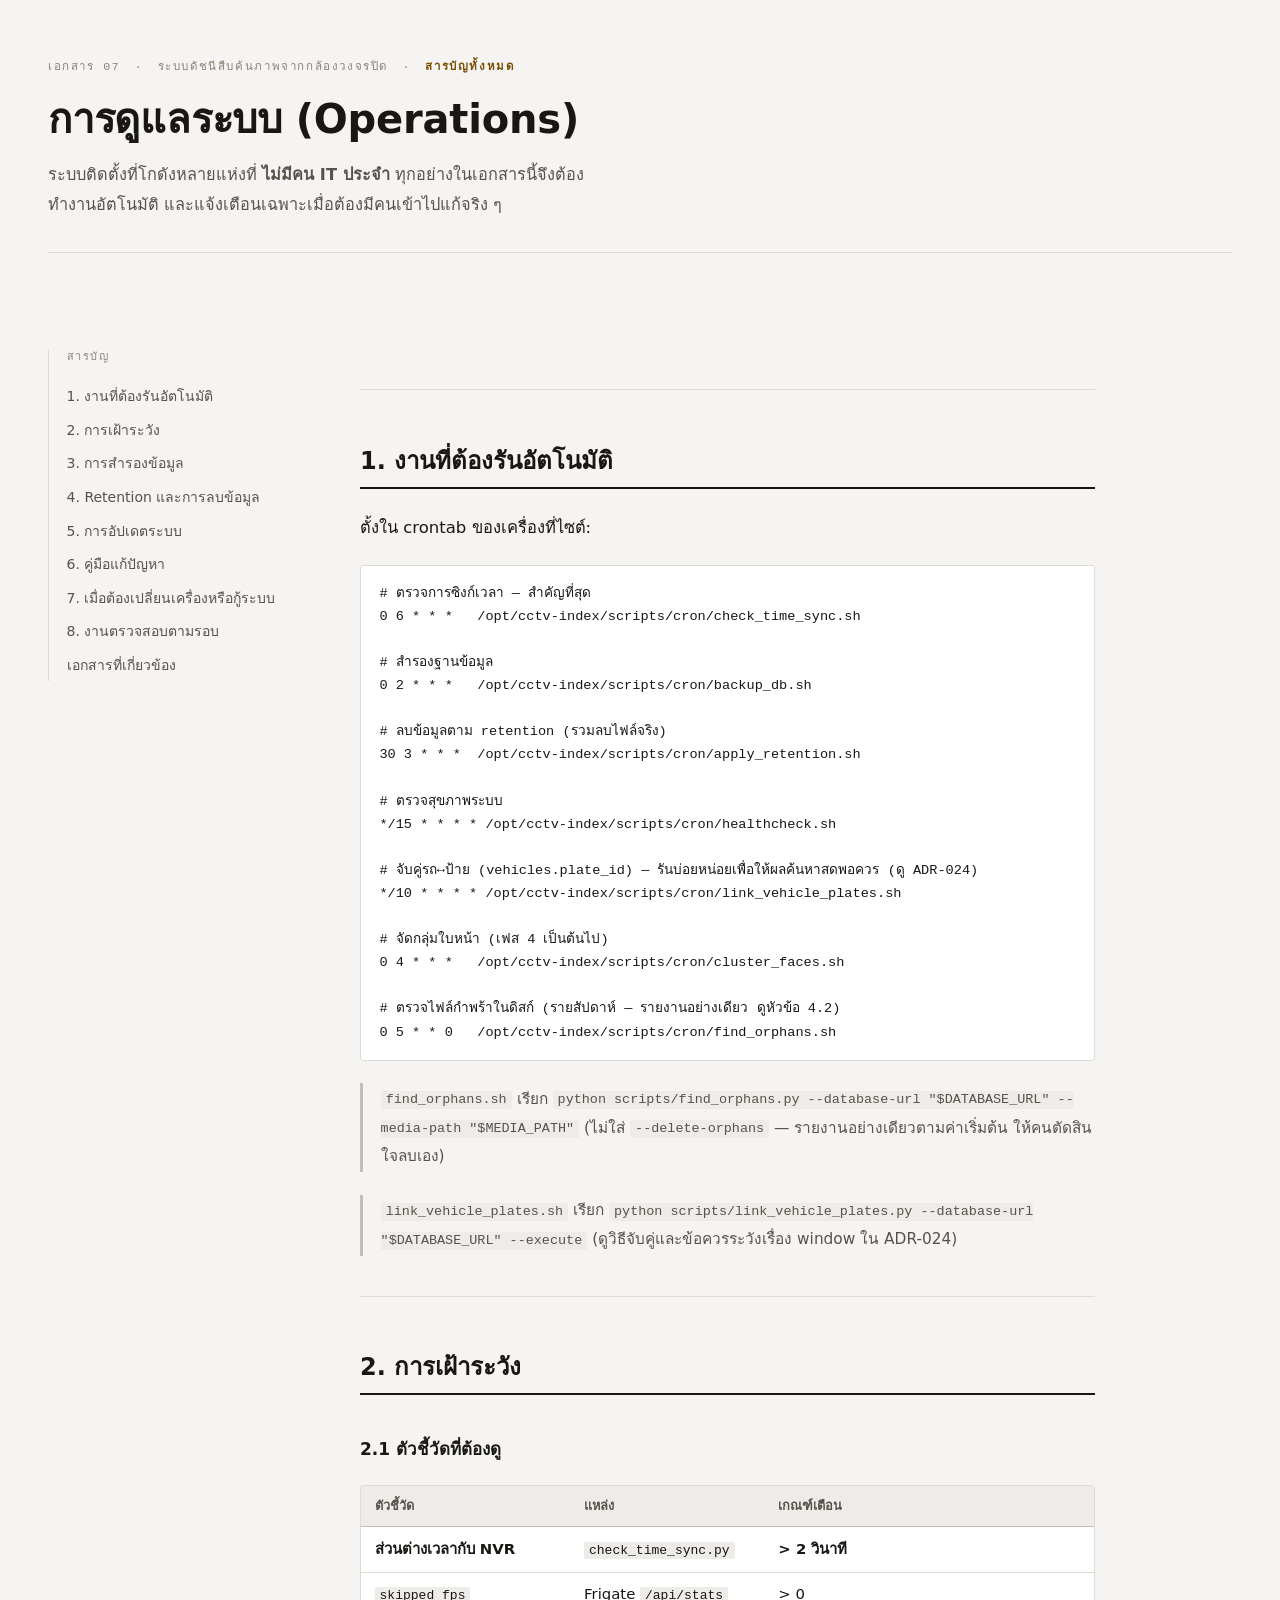
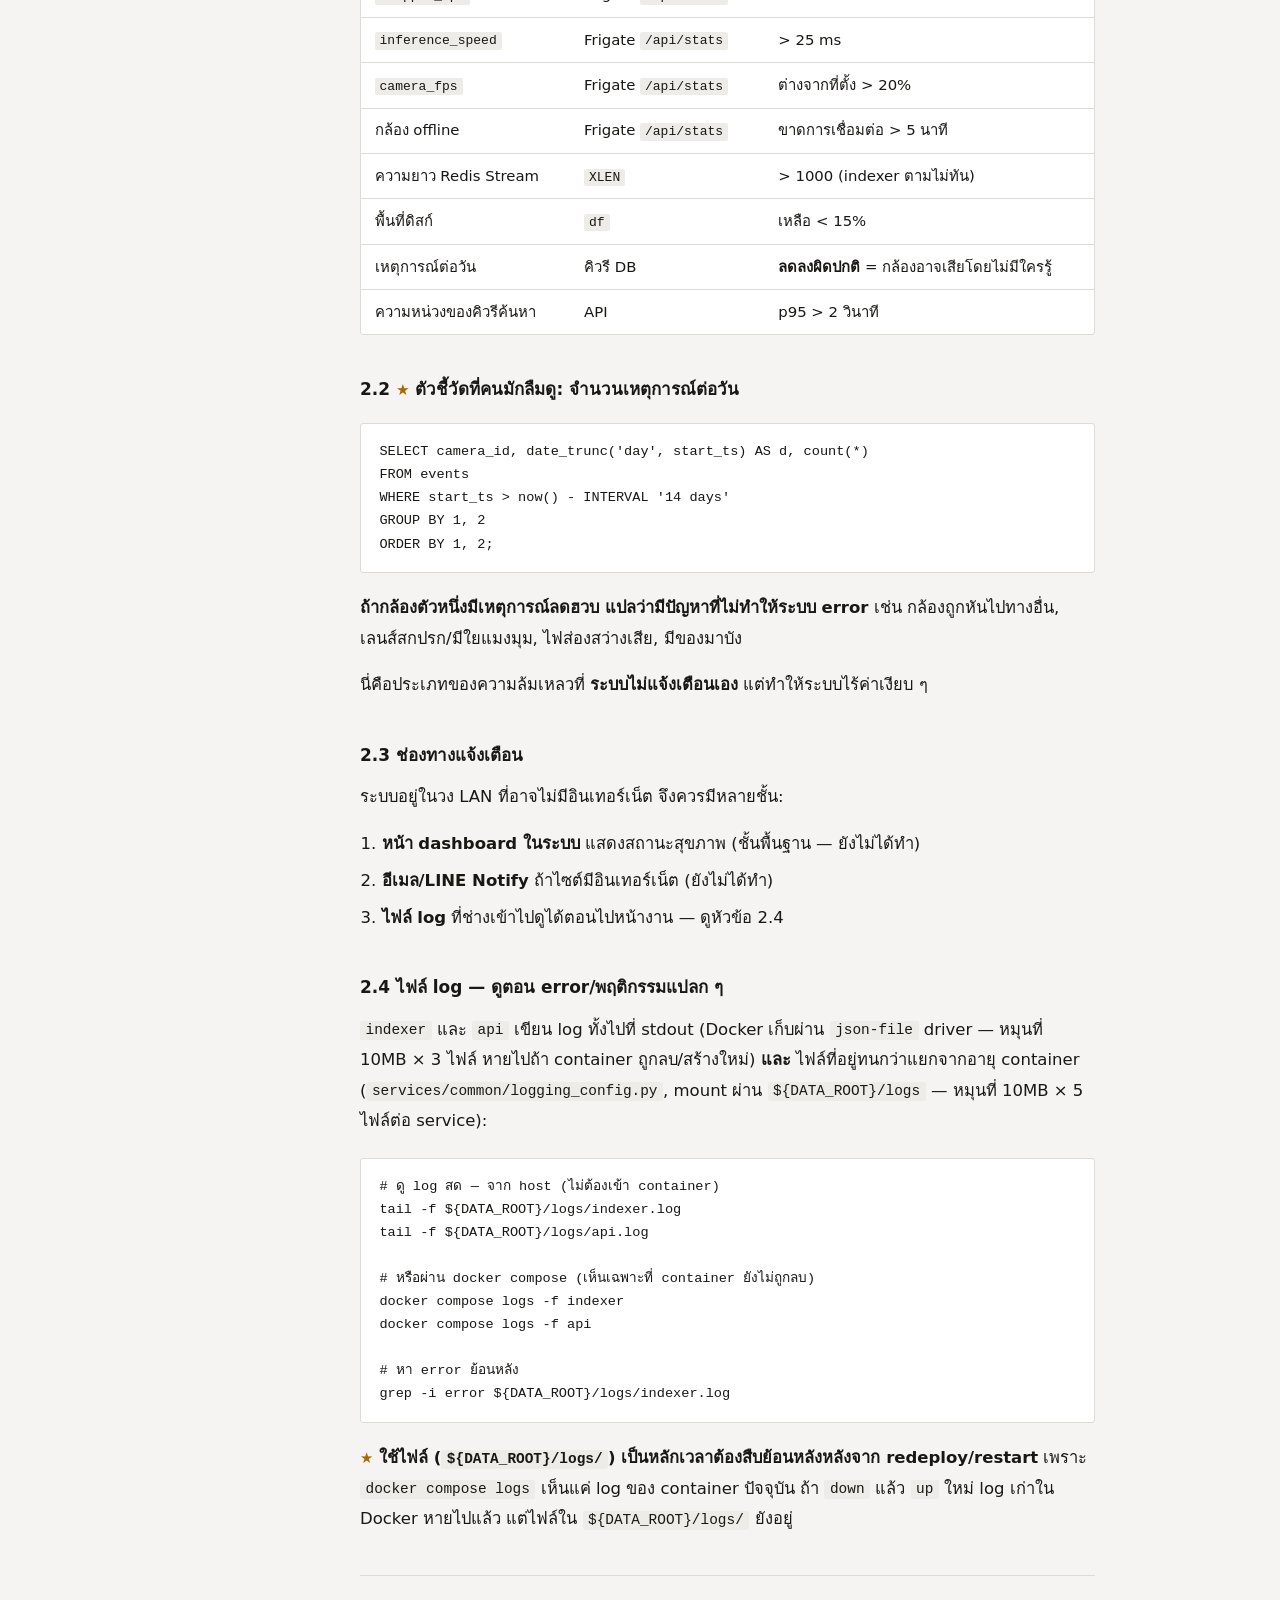
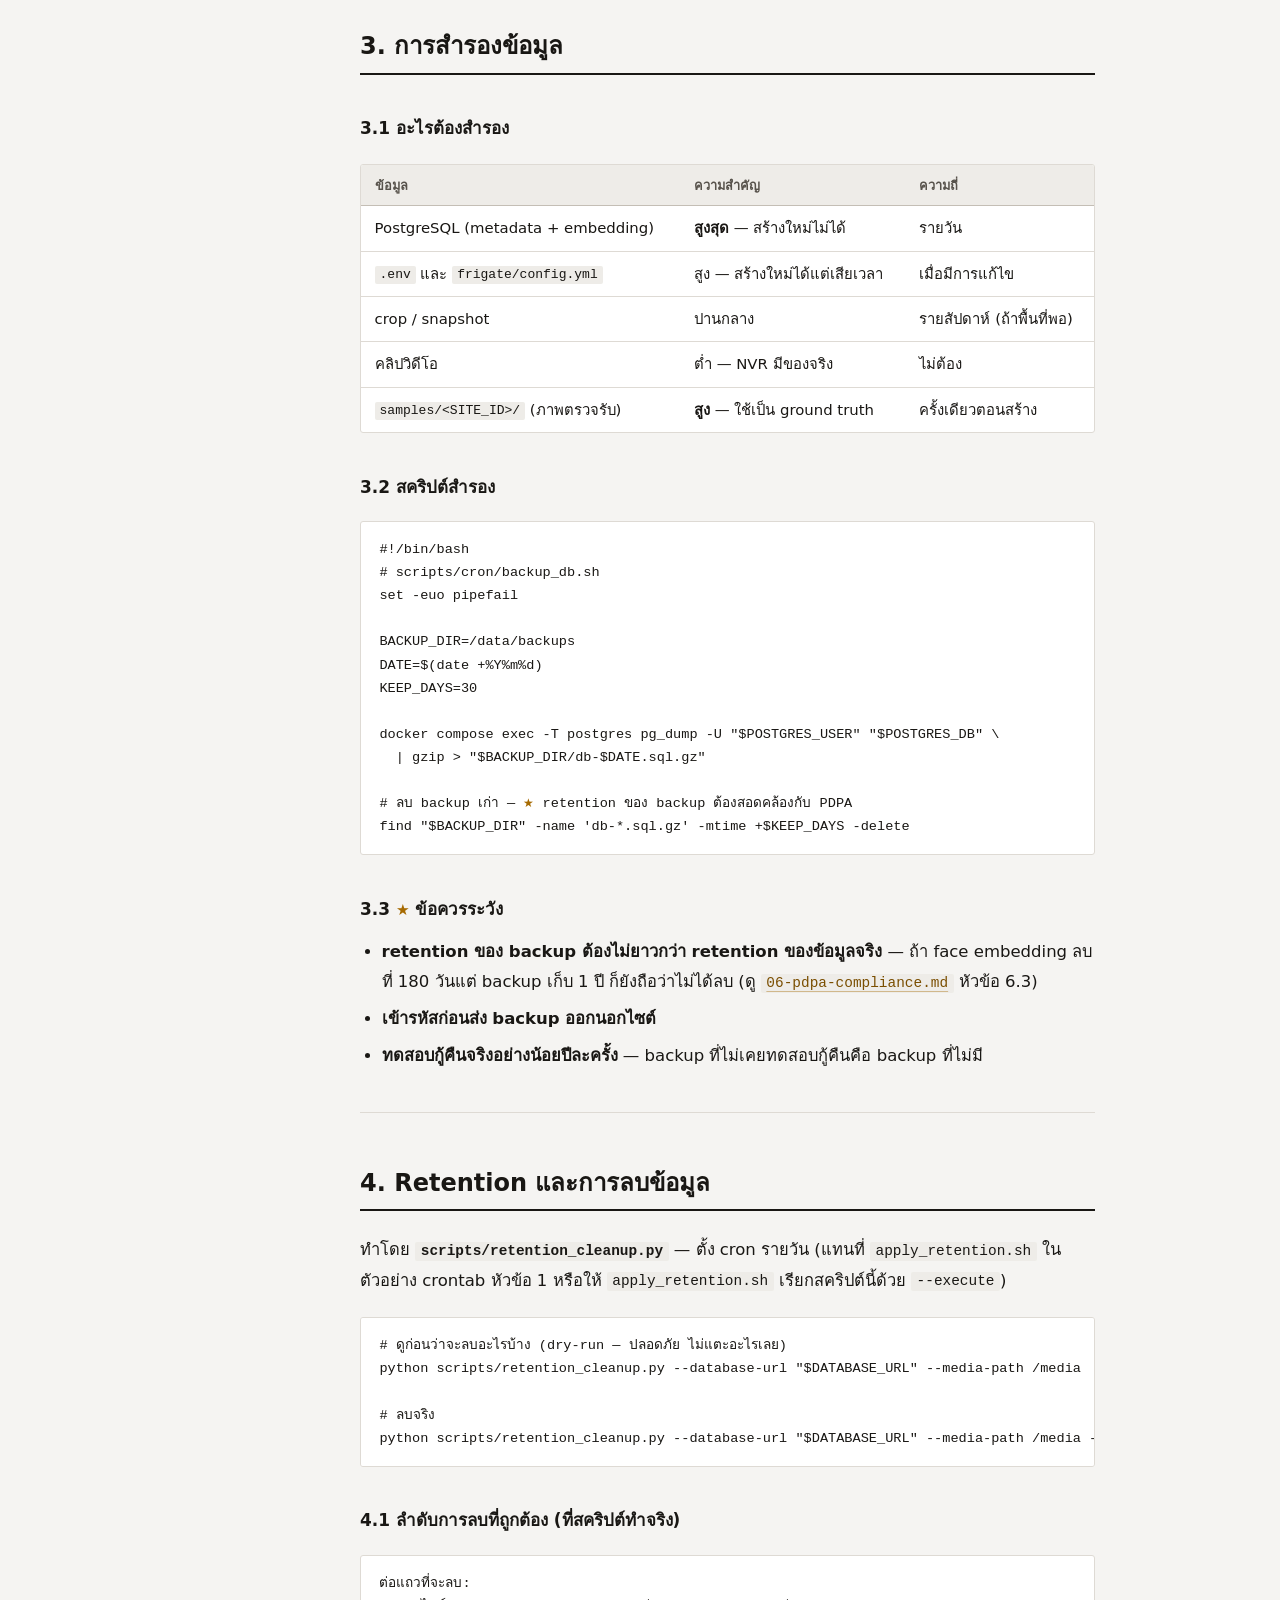
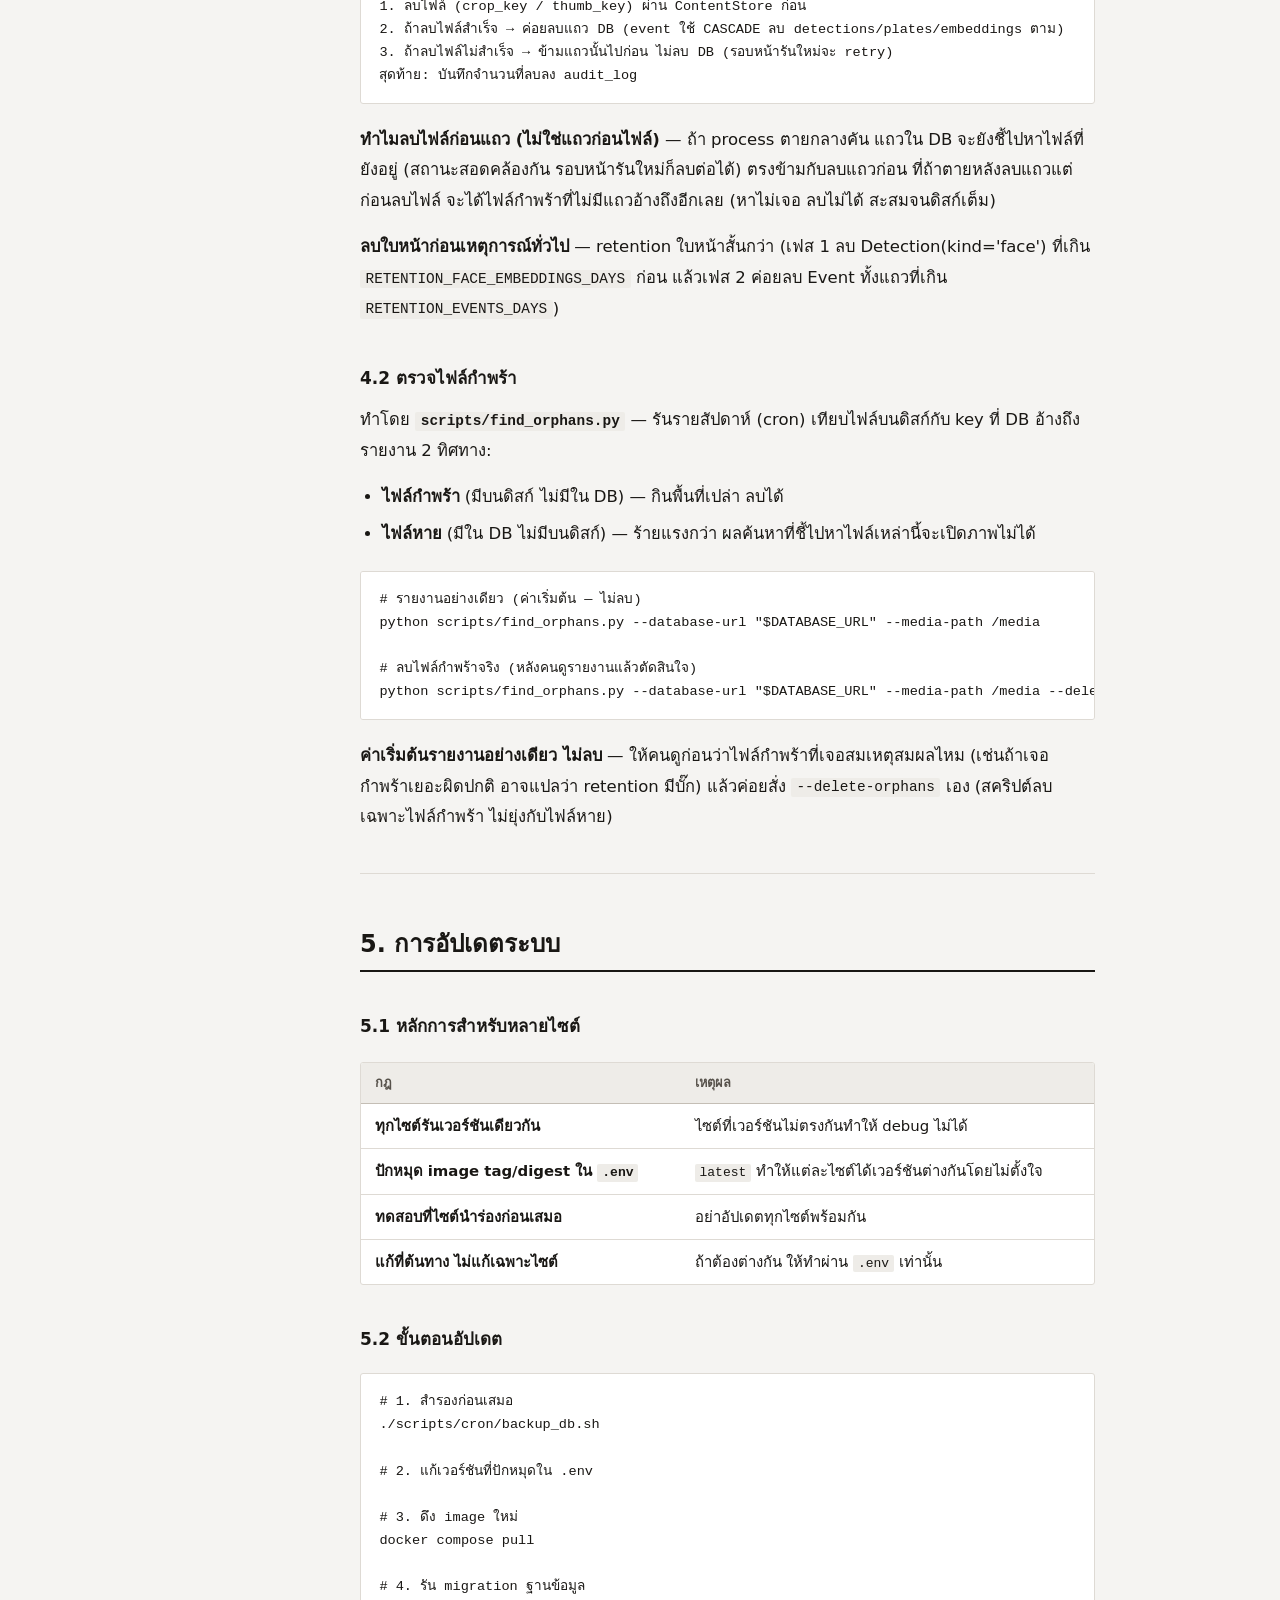
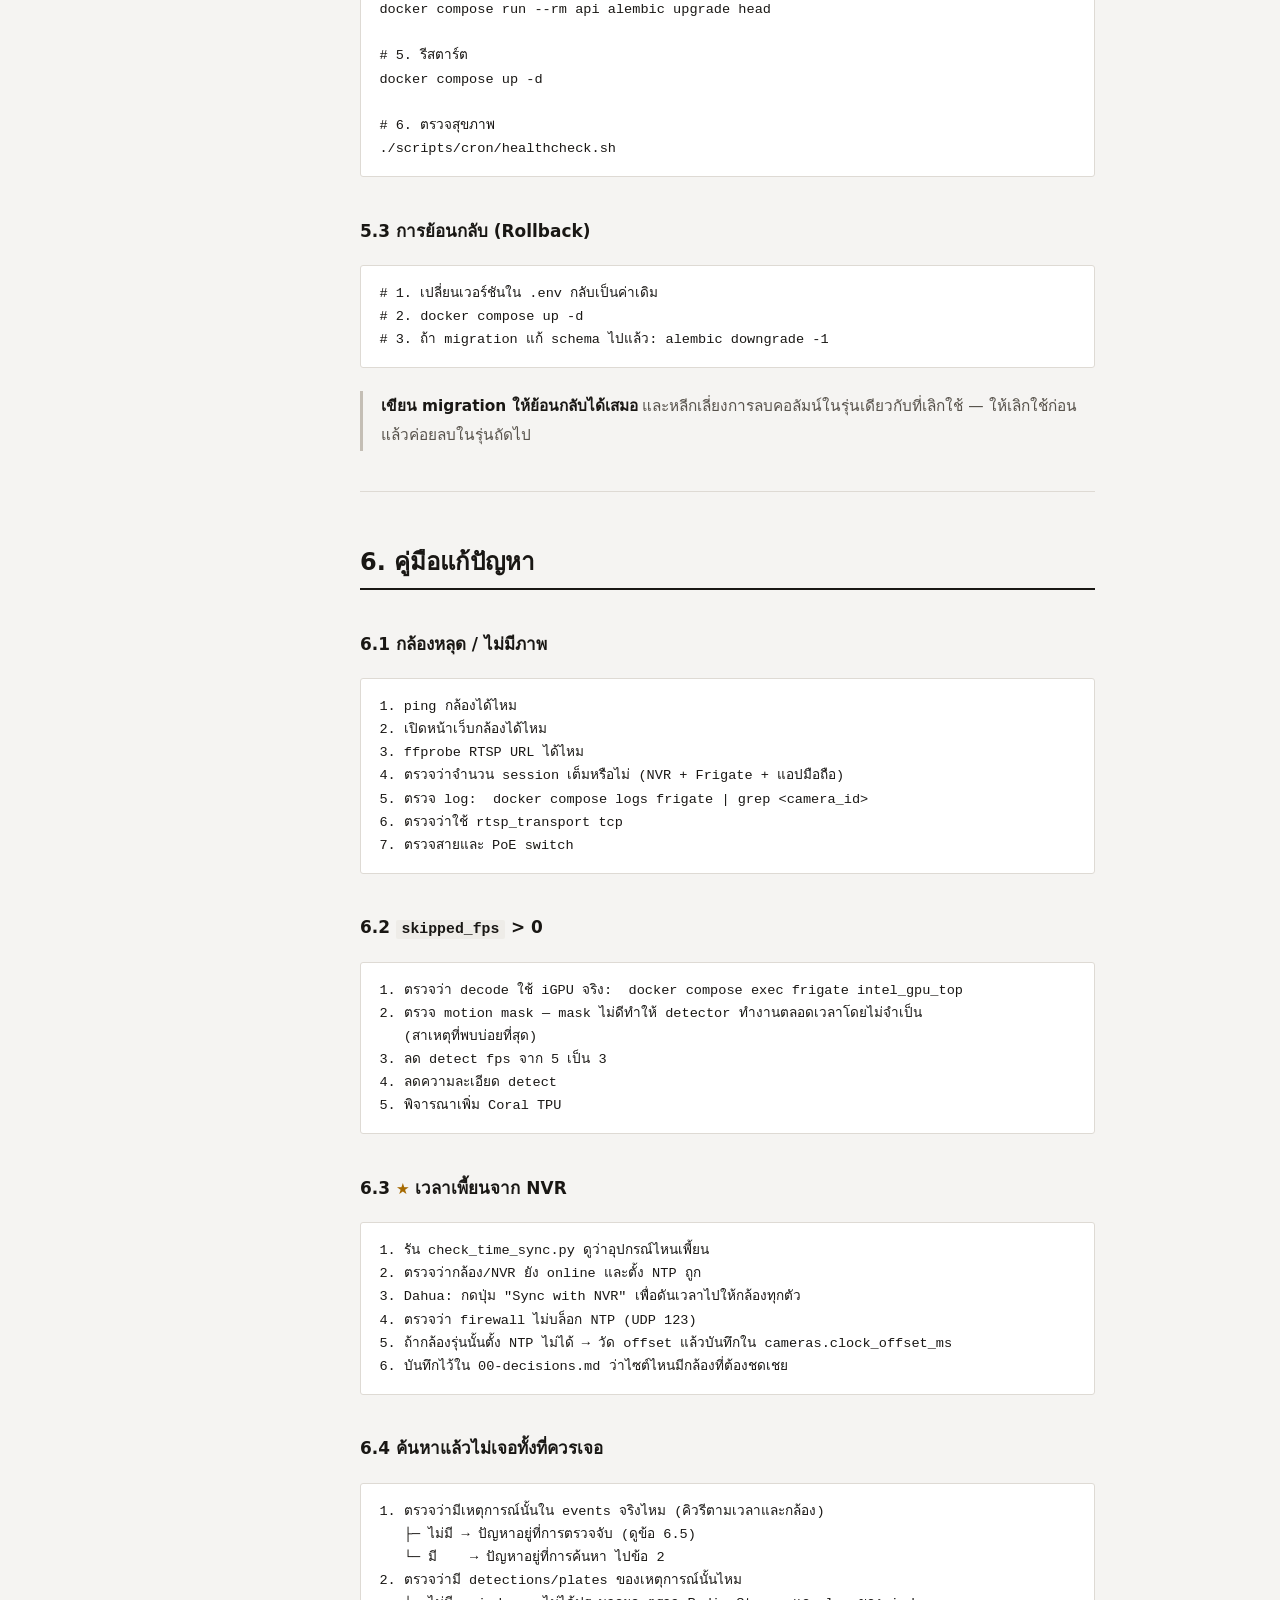
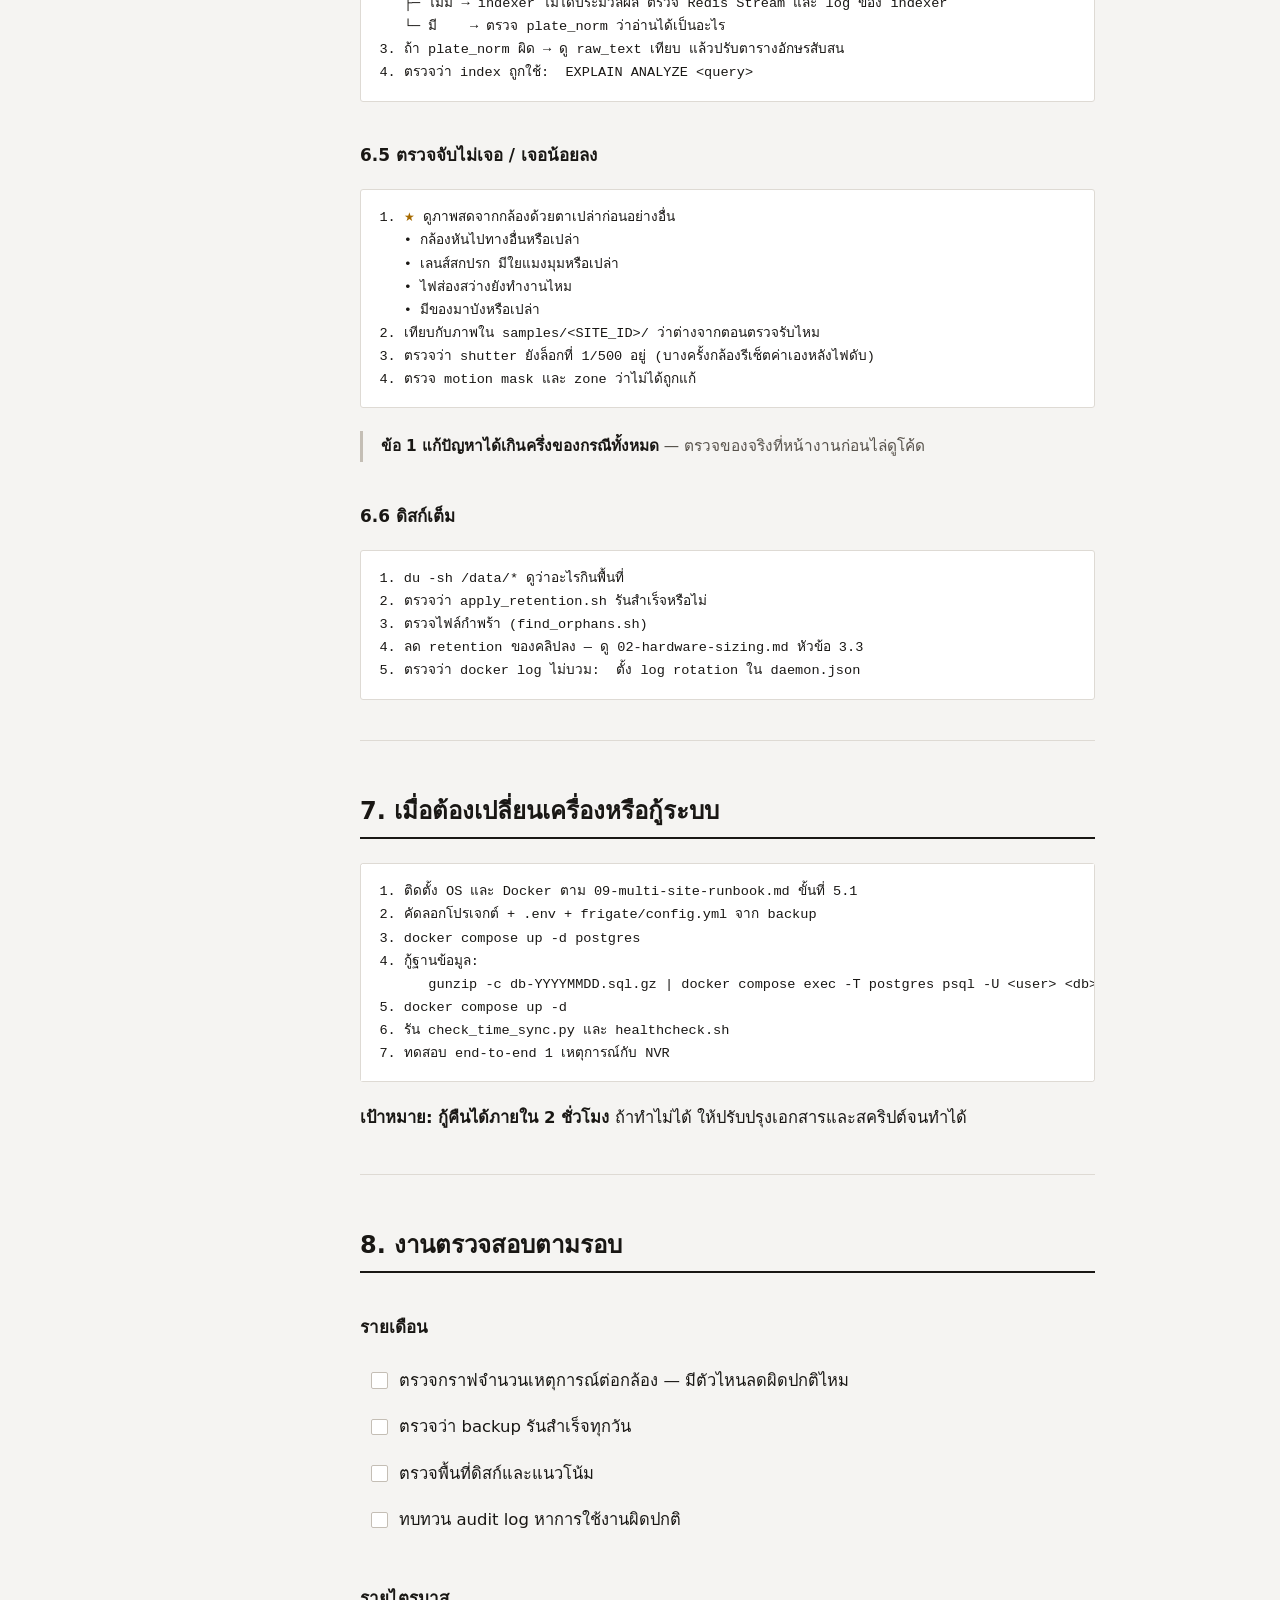
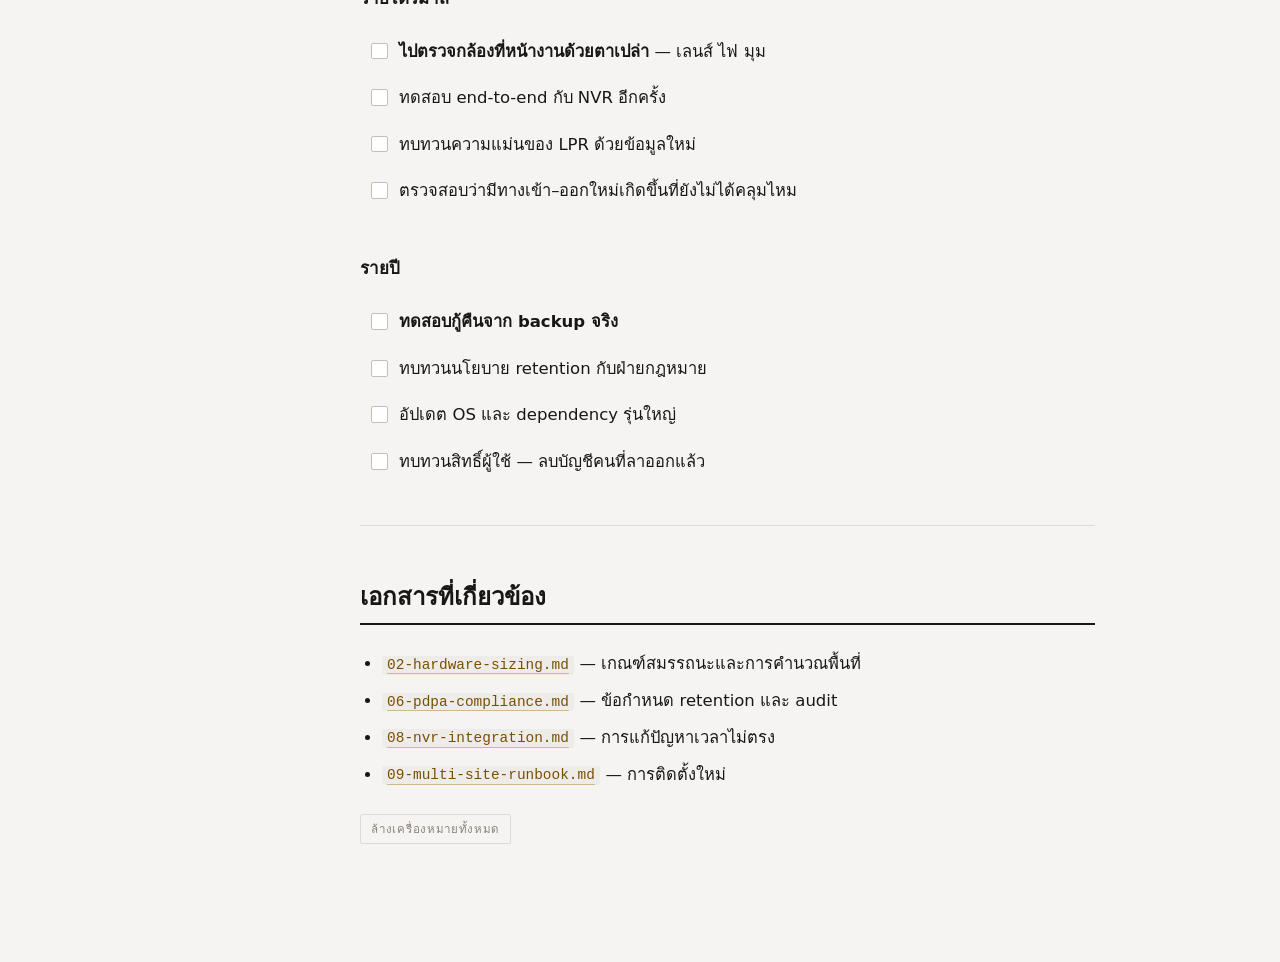
<file: docs/html/07-operations.html>
<!doctype html>
<html lang="th">
<head>
<meta charset="utf-8">
<meta name="viewport" content="width=device-width, initial-scale=1">
<title>07 — การดูแลระบบ (Operations) — ระบบดัชนีสืบค้นภาพ</title>
<style>
:root {
  --ground:#F5F4F2; --surface:#FFFFFF; --surface-2:#EEECE8;
  --ink:#191714; --ink-2:#57524B; --ink-3:#8A837A;
  --rule:#DEDAD4; --rule-strong:#C4BEB5;
  --accent:#A66A00; --accent-ink:#7A4E00; --accent-wash:#F8F0DE;
  --pass:#216B45; --pass-wash:#E4F0E9; --fail:#A32219; --fail-wash:#F8E6E4;
  --shadow:0 1px 2px rgba(25,23,20,.05), 0 8px 24px -16px rgba(25,23,20,.28);
  --font-th:"Leelawadee UI","Noto Sans Thai","Thonburi","Sarabun","Segoe UI",Tahoma,system-ui,sans-serif;
  --font-mono:ui-monospace,"SF Mono","Cascadia Mono","Segoe UI Mono","Roboto Mono",Menlo,Consolas,monospace;
  --measure:70ch; --rail:16rem;
}
@media (prefers-color-scheme: dark) {
  :root {
    --ground:#141210; --surface:#1C1917; --surface-2:#24201C;
    --ink:#EFEAE2; --ink-2:#ADA49A; --ink-3:#7C736A;
    --rule:#332D27; --rule-strong:#4A423A;
    --accent:#E0A648; --accent-ink:#EFC077; --accent-wash:#2C2313;
    --pass:#5FBF8C; --pass-wash:#16301F; --fail:#E5796C; --fail-wash:#331A17;
    --shadow:0 1px 2px rgba(0,0,0,.4), 0 8px 24px -16px rgba(0,0,0,.7);
  }
}
:root[data-theme="dark"] {
  --ground:#141210; --surface:#1C1917; --surface-2:#24201C;
  --ink:#EFEAE2; --ink-2:#ADA49A; --ink-3:#7C736A;
  --rule:#332D27; --rule-strong:#4A423A;
  --accent:#E0A648; --accent-ink:#EFC077; --accent-wash:#2C2313;
  --pass:#5FBF8C; --pass-wash:#16301F; --fail:#E5796C; --fail-wash:#331A17;
  --shadow:0 1px 2px rgba(0,0,0,.4), 0 8px 24px -16px rgba(0,0,0,.7);
}
:root[data-theme="light"] {
  --ground:#F5F4F2; --surface:#FFFFFF; --surface-2:#EEECE8;
  --ink:#191714; --ink-2:#57524B; --ink-3:#8A837A;
  --rule:#DEDAD4; --rule-strong:#C4BEB5;
  --accent:#A66A00; --accent-ink:#7A4E00; --accent-wash:#F8F0DE;
  --pass:#216B45; --pass-wash:#E4F0E9; --fail:#A32219; --fail-wash:#F8E6E4;
  --shadow:0 1px 2px rgba(25,23,20,.05), 0 8px 24px -16px rgba(25,23,20,.28);
}

* { box-sizing:border-box; }
body {
  margin:0; background:var(--ground); color:var(--ink);
  font-family:var(--font-th); font-size:16.5px; line-height:1.85;
  -webkit-font-smoothing:antialiased; text-rendering:optimizeLegibility;
}
:where(a){ color:var(--accent-ink); text-decoration-color:color-mix(in srgb, var(--accent) 40%, transparent); text-underline-offset:.22em; }
:where(a):hover{ text-decoration-color:var(--accent); }
:where(a,button,input,summary):focus-visible{ outline:2px solid var(--accent); outline-offset:3px; border-radius:3px; }

.page{ display:grid; grid-template-columns:var(--rail) minmax(0,1fr); gap:3.5rem;
       max-width:78rem; margin:0 auto; padding:0 2rem 6rem; align-items:start; }
.main{ min-width:0; max-width:var(--measure); }
@media (max-width:60rem){ .page{ grid-template-columns:minmax(0,1fr); gap:0; padding:0 1.15rem 4rem; } .main{ max-width:none; } }

.masthead{ grid-column:1/-1; border-bottom:1px solid var(--rule);
           padding:3.5rem 0 2rem; margin-bottom:2.5rem; display:flex; flex-direction:column; gap:.9rem; }
.masthead__kicker{ font-family:var(--font-mono); font-size:.72rem; letter-spacing:.14em;
                   text-transform:uppercase; color:var(--ink-3); display:flex; flex-wrap:wrap; gap:.55rem .9rem; align-items:center; }
.masthead__kicker b{ color:var(--accent-ink); font-weight:600; }
.masthead__kicker a{ color:var(--ink-3); text-decoration:none; }
.masthead__kicker a:hover{ color:var(--accent-ink); }
.masthead h1{ margin:0; font-size:clamp(1.8rem,1.2rem + 2.2vw,2.5rem); line-height:1.35;
              font-weight:700; letter-spacing:-.005em; text-wrap:balance; }
.masthead__sub{ margin:0; max-width:56ch; color:var(--ink-2); font-size:1.02rem; }

.toc{ position:sticky; top:2rem; font-size:.875rem; line-height:1.6;
      border-left:1px solid var(--rule); padding-left:1.1rem; }
.toc__label{ font-family:var(--font-mono); font-size:.68rem; letter-spacing:.14em;
             text-transform:uppercase; color:var(--ink-3); margin-bottom:.85rem; }
.toc ol{ list-style:none; margin:0; padding:0; display:flex; flex-direction:column; gap:.1rem; }
.toc li{ margin:0; }
.toc a{ display:block; padding:.3rem 0; color:var(--ink-2); text-decoration:none; border-radius:2px; }
.toc a:hover{ color:var(--ink); }
.toc a.is-active{ color:var(--accent-ink); font-weight:600; }
@media (max-width:60rem){
  .toc{ position:static; border-left:0; border:1px solid var(--rule); border-radius:3px;
        background:var(--surface); padding:1rem 1.1rem; margin-bottom:2.5rem; }
  .toc ol{ columns:2; column-gap:1.5rem; }
  .toc li{ break-inside:avoid; }
}

h2{ margin:3.4rem 0 1.5rem; padding-bottom:.55rem; border-bottom:2px solid var(--ink);
    font-size:clamp(1.25rem,1.1rem + .7vw,1.5rem); line-height:1.4; font-weight:700;
    text-wrap:balance; scroll-margin-top:1.5rem; }
.main > h2:first-child{ margin-top:0; }
h3{ margin:2.6rem 0 .9rem; font-size:1.06rem; font-weight:700; line-height:1.5; scroll-margin-top:1.5rem; }
h4{ margin:1.9rem 0 .6rem; font-size:.95rem; font-weight:700; color:var(--ink-2); }
p{ margin:0 0 1rem; }
strong{ font-weight:700; }
ul,ol{ margin:0 0 1.1rem; padding-left:1.35rem; }
li{ margin-bottom:.4rem; }
li:last-child{ margin-bottom:0; }
li > ul, li > ol { margin-top:.4rem; }
hr{ border:0; border-top:1px solid var(--rule); margin:2.5rem 0; }

/* ★ ในต้นฉบับ = ระดับความสำคัญ */
.star{ color:var(--accent); font-size:.9em; }

blockquote{ margin:1.4rem 0; padding:.1rem 0 .1rem 1.1rem;
            border-left:3px solid var(--rule-strong); color:var(--ink-2); font-size:.96rem; }
blockquote strong{ color:var(--ink); }
blockquote > :last-child{ margin-bottom:0; }
/* blockquote ที่ขึ้นต้นด้วย ★ = คำเตือนสำคัญ */
blockquote.is-flag{ background:var(--surface); border:1px solid var(--rule);
                    border-left:4px solid var(--accent); border-radius:2px;
                    padding:1.05rem 1.25rem; box-shadow:var(--shadow); color:var(--ink); }

.tw{ overflow-x:auto; margin:1.4rem 0; border:1px solid var(--rule); border-radius:3px;
     background:var(--surface); -webkit-overflow-scrolling:touch; }
table{ border-collapse:collapse; width:100%; font-size:.93rem; line-height:1.65;
       font-variant-numeric:tabular-nums; }
thead th{ background:var(--surface-2); text-align:left; font-weight:700; font-size:.8rem;
          color:var(--ink-2); padding:.6rem .85rem; border-bottom:1px solid var(--rule-strong); white-space:nowrap; }
td{ padding:.62rem .85rem; border-bottom:1px solid var(--rule); vertical-align:top; text-align:left; }
tbody tr:last-child td{ border-bottom:0; }
td:empty{ min-width:4rem; }

code{ font-family:var(--font-mono); font-size:.875em; background:var(--surface-2);
      padding:.1em .38em; border-radius:2px; }
pre{ font-family:var(--font-mono); font-size:.85rem; line-height:1.7; background:var(--surface);
     border:1px solid var(--rule); border-radius:3px; padding:1rem 1.15rem; margin:1.3rem 0;
     overflow-x:auto; color:var(--ink); font-variant-numeric:tabular-nums; }
pre code{ background:none; padding:0; font-size:1em; white-space:pre; }

/* เช็กลิสต์ติ๊กได้ จำสถานะไว้ — ใช้ li.chk เพื่อรองรับรายการซ้อนชั้น */
ul:has(> li.chk){ list-style:none; margin:1.1rem 0 1.5rem; padding:0; }
li.chk > ul{ margin:.3rem 0 .5rem 1.8rem; }
li.chk{ margin:0; }
li.chk > label{ display:flex; gap:.7rem; align-items:flex-start; padding:.5rem .7rem;
                border-radius:3px; cursor:pointer; transition:background .12s ease; }
li.chk > label:hover{ background:var(--surface-2); }
li.chk input{ appearance:none; flex:0 0 auto; width:1.05rem; height:1.05rem; margin:.38rem 0 0;
              border:1.5px solid var(--rule-strong); border-radius:2px; background:var(--surface);
              cursor:pointer; position:relative; }
li.chk input:checked{ background:var(--pass); border-color:var(--pass); }
li.chk input:checked::after{ content:""; position:absolute; left:5px; top:1px; width:4px; height:9px;
                             border:solid var(--surface); border-width:0 2px 2px 0; transform:rotate(42deg); }
li.chk input:checked + span{ color:var(--ink-3); text-decoration:line-through; text-decoration-thickness:1px; }
li.chk > label > span{ flex:1; }
.checks-reset{ font-family:var(--font-mono); font-size:.72rem; letter-spacing:.06em; background:none;
               border:1px solid var(--rule); border-radius:2px; color:var(--ink-3);
               padding:.3rem .65rem; cursor:pointer; margin:.4rem 0 1.5rem; display:inline-block; }
.checks-reset:hover{ color:var(--ink); border-color:var(--rule-strong); }

/* หน้า index */
.cards{ list-style:none; padding:0; margin:0; display:grid; gap:.65rem; }
.cards li{ margin:0; }
.cards a{ display:flex; gap:1rem; align-items:baseline; text-decoration:none; color:inherit;
          background:var(--surface); border:1px solid var(--rule); border-radius:3px;
          padding:.9rem 1.1rem; transition:border-color .12s ease, transform .12s ease; }
.cards a:hover{ border-color:var(--accent); transform:translateX(2px); }
.cards .n{ font-family:var(--font-mono); font-size:.85rem; color:var(--ink-3); font-variant-numeric:tabular-nums; }
.cards .t{ font-weight:700; display:block; margin-bottom:.1rem; }
.cards .d{ color:var(--ink-2); font-size:.92rem; display:block; line-height:1.6; }
.cards .is-key .t{ color:var(--accent-ink); }
.cards a.is-key{ border-left:3px solid var(--accent); }

@media print{
  :root{ --ground:#fff; --surface:#fff; --surface-2:#f2f2f2; --ink:#000; --ink-2:#333; --ink-3:#666;
         --rule:#bbb; --rule-strong:#888; --accent:#000; --accent-ink:#000; --accent-wash:#f4f4f4; --shadow:none; }
  body{ font-size:10.5pt; line-height:1.65; }
  .toc,.checks-reset{ display:none; }
  .page{ display:block; max-width:none; padding:0; }
  h2,h3,h4{ page-break-after:avoid; }
  .tw,pre,blockquote{ page-break-inside:avoid; }
  a{ text-decoration:none; color:#000; }
}
@media (prefers-reduced-motion: reduce){ *{ animation:none !important; transition:none !important; scroll-behavior:auto !important; } }
html{ scroll-behavior:smooth; }
</style>
</head>
<body data-doc="07-operations">
<div class="page">
  <header class="masthead">
    <div class="masthead__kicker">
      <span>เอกสาร 07</span><span>·</span><span>ระบบดัชนีสืบค้นภาพจากกล้องวงจรปิด</span><span>·</span><a href="index.html"><b>สารบัญทั้งหมด</b></a>
    </div>
    <h1>การดูแลระบบ (Operations)</h1>
    <p class="masthead__sub">ระบบติดตั้งที่โกดังหลายแห่งที่ <strong>ไม่มีคน IT ประจำ</strong> ทุกอย่างในเอกสารนี้จึงต้องทำงานอัตโนมัติ และแจ้งเตือนเฉพาะเมื่อต้องมีคนเข้าไปแก้จริง ๆ</p>
  </header>
  <nav class="toc" aria-label="สารบัญ">
    <div class="toc__label">สารบัญ</div>
    <ol>
      <li><a href="#1-งานที่ต้องรันอัตโนมัติ">1. งานที่ต้องรันอัตโนมัติ</a></li>
      <li><a href="#2-การเฝ้าระวัง">2. การเฝ้าระวัง</a></li>
      <li><a href="#3-การสำรองข้อมูล">3. การสำรองข้อมูล</a></li>
      <li><a href="#4-retention-และการลบข้อมูล">4. Retention และการลบข้อมูล</a></li>
      <li><a href="#5-การอัปเดตระบบ">5. การอัปเดตระบบ</a></li>
      <li><a href="#6-คู่มือแก้ปัญหา">6. คู่มือแก้ปัญหา</a></li>
      <li><a href="#7-เมื่อต้องเปลี่ยนเครื่องหรือกู้ระบบ">7. เมื่อต้องเปลี่ยนเครื่องหรือกู้ระบบ</a></li>
      <li><a href="#8-งานตรวจสอบตามรอบ">8. งานตรวจสอบตามรอบ</a></li>
      <li><a href="#เอกสารที่เกี่ยวข้อง">เอกสารที่เกี่ยวข้อง</a></li>
    </ol>
  </nav>
  <main class="main">
<hr />
<h2 id="1-งานที่ต้องรันอัตโนมัติ">1. งานที่ต้องรันอัตโนมัติ</h2>
<p>ตั้งใน crontab ของเครื่องที่ไซต์:</p>
<pre><code class="language-cron"># ตรวจการซิงก์เวลา — สำคัญที่สุด
0 6 * * *   /opt/cctv-index/scripts/cron/check_time_sync.sh

# สำรองฐานข้อมูล
0 2 * * *   /opt/cctv-index/scripts/cron/backup_db.sh

# ลบข้อมูลตาม retention (รวมลบไฟล์จริง)
30 3 * * *  /opt/cctv-index/scripts/cron/apply_retention.sh

# ตรวจสุขภาพระบบ
*/15 * * * * /opt/cctv-index/scripts/cron/healthcheck.sh

# จับคู่รถ↔ป้าย (vehicles.plate_id) — รันบ่อยหน่อยเพื่อให้ผลค้นหาสดพอควร (ดู ADR-024)
*/10 * * * * /opt/cctv-index/scripts/cron/link_vehicle_plates.sh

# จัดกลุ่มใบหน้า (เฟส 4 เป็นต้นไป)
0 4 * * *   /opt/cctv-index/scripts/cron/cluster_faces.sh

# ตรวจไฟล์กำพร้าในดิสก์ (รายสัปดาห์ — รายงานอย่างเดียว ดูหัวข้อ 4.2)
0 5 * * 0   /opt/cctv-index/scripts/cron/find_orphans.sh
</code></pre>
<blockquote>
<p><code>find_orphans.sh</code> เรียก <code>python scripts/find_orphans.py --database-url &quot;$DATABASE_URL&quot; --media-path &quot;$MEDIA_PATH&quot;</code> (ไม่ใส่ <code>--delete-orphans</code> — รายงานอย่างเดียวตามค่าเริ่มต้น ให้คนตัดสินใจลบเอง)</p>
</blockquote>
<blockquote>
<p><code>link_vehicle_plates.sh</code> เรียก <code>python scripts/link_vehicle_plates.py --database-url &quot;$DATABASE_URL&quot; --execute</code> (ดูวิธีจับคู่และข้อควรระวังเรื่อง window ใน ADR-024)</p>
</blockquote>
<hr />
<h2 id="2-การเฝ้าระวัง">2. การเฝ้าระวัง</h2>
<h3 id="2-1-ตัวชี้วัดที่ต้องดู">2.1 ตัวชี้วัดที่ต้องดู</h3>
<div class="tw"><table>
<thead>
<tr>
<th>ตัวชี้วัด</th>
<th>แหล่ง</th>
<th>เกณฑ์เตือน</th>
</tr>
</thead>
<tbody>
<tr>
<td><strong>ส่วนต่างเวลากับ NVR</strong></td>
<td><code>check_time_sync.py</code></td>
<td><strong>&gt; 2 วินาที</strong></td>
</tr>
<tr>
<td><code>skipped_fps</code></td>
<td>Frigate <code>/api/stats</code></td>
<td>&gt; 0</td>
</tr>
<tr>
<td><code>inference_speed</code></td>
<td>Frigate <code>/api/stats</code></td>
<td>&gt; 25 ms</td>
</tr>
<tr>
<td><code>camera_fps</code></td>
<td>Frigate <code>/api/stats</code></td>
<td>ต่างจากที่ตั้ง &gt; 20%</td>
</tr>
<tr>
<td>กล้อง offline</td>
<td>Frigate <code>/api/stats</code></td>
<td>ขาดการเชื่อมต่อ &gt; 5 นาที</td>
</tr>
<tr>
<td>ความยาว Redis Stream</td>
<td><code>XLEN</code></td>
<td>&gt; 1000 (indexer ตามไม่ทัน)</td>
</tr>
<tr>
<td>พื้นที่ดิสก์</td>
<td><code>df</code></td>
<td>เหลือ &lt; 15%</td>
</tr>
<tr>
<td>เหตุการณ์ต่อวัน</td>
<td>คิวรี DB</td>
<td><strong>ลดลงผิดปกติ</strong> = กล้องอาจเสียโดยไม่มีใครรู้</td>
</tr>
<tr>
<td>ความหน่วงของคิวรีค้นหา</td>
<td>API</td>
<td>p95 &gt; 2 วินาที</td>
</tr>
</tbody>
</table></div>
<h3 id="2-2-ตัวชี้วัดที่คนมักลืมดู-จำนวนเหตุการณ์ต่อวัน">2.2 <span class="star">★</span> ตัวชี้วัดที่คนมักลืมดู: จำนวนเหตุการณ์ต่อวัน</h3>
<pre><code class="language-sql">SELECT camera_id, date_trunc('day', start_ts) AS d, count(*)
FROM events
WHERE start_ts &gt; now() - INTERVAL '14 days'
GROUP BY 1, 2
ORDER BY 1, 2;
</code></pre>
<p><strong>ถ้ากล้องตัวหนึ่งมีเหตุการณ์ลดฮวบ แปลว่ามีปัญหาที่ไม่ทำให้ระบบ error</strong>
เช่น กล้องถูกหันไปทางอื่น, เลนส์สกปรก/มีใยแมงมุม, ไฟส่องสว่างเสีย, มีของมาบัง</p>
<p>นี่คือประเภทของความล้มเหลวที่ <strong>ระบบไม่แจ้งเตือนเอง</strong> แต่ทำให้ระบบไร้ค่าเงียบ ๆ</p>
<h3 id="2-3-ช่องทางแจ้งเตือน">2.3 ช่องทางแจ้งเตือน</h3>
<p>ระบบอยู่ในวง LAN ที่อาจไม่มีอินเทอร์เน็ต จึงควรมีหลายชั้น:</p>
<ol>
<li><strong>หน้า dashboard ในระบบ</strong> แสดงสถานะสุขภาพ (ชั้นพื้นฐาน — ยังไม่ได้ทำ)</li>
<li><strong>อีเมล/LINE Notify</strong> ถ้าไซต์มีอินเทอร์เน็ต (ยังไม่ได้ทำ)</li>
<li><strong>ไฟล์ log</strong> ที่ช่างเข้าไปดูได้ตอนไปหน้างาน — ดูหัวข้อ 2.4</li>
</ol>
<h3 id="2-4-ไฟล์-log-ดูตอน-error-พฤติกรรมแปลก-ๆ">2.4 ไฟล์ log — ดูตอน error/พฤติกรรมแปลก ๆ</h3>
<p><code>indexer</code> และ <code>api</code> เขียน log ทั้งไปที่ stdout (Docker เก็บผ่าน <code>json-file</code>
driver — หมุนที่ 10MB × 3 ไฟล์ หายไปถ้า container ถูกลบ/สร้างใหม่) <strong>และ</strong>
ไฟล์ที่อยู่ทนกว่าแยกจากอายุ container (<code>services/common/logging_config.py</code>,
mount ผ่าน <code>${DATA_ROOT}/logs</code> — หมุนที่ 10MB × 5 ไฟล์ต่อ service):</p>
<pre><code class="language-bash"># ดู log สด — จาก host (ไม่ต้องเข้า container)
tail -f ${DATA_ROOT}/logs/indexer.log
tail -f ${DATA_ROOT}/logs/api.log

# หรือผ่าน docker compose (เห็นเฉพาะที่ container ยังไม่ถูกลบ)
docker compose logs -f indexer
docker compose logs -f api

# หา error ย้อนหลัง
grep -i error ${DATA_ROOT}/logs/indexer.log
</code></pre>
<p><strong><span class="star">★</span> ใช้ไฟล์ (<code>${DATA_ROOT}/logs/</code>) เป็นหลักเวลาต้องสืบย้อนหลังหลังจาก
redeploy/restart</strong> เพราะ <code>docker compose logs</code> เห็นแค่ log ของ container
ปัจจุบัน ถ้า <code>down</code> แล้ว <code>up</code> ใหม่ log เก่าใน Docker หายไปแล้ว แต่ไฟล์ใน
<code>${DATA_ROOT}/logs/</code> ยังอยู่</p>
<hr />
<h2 id="3-การสำรองข้อมูล">3. การสำรองข้อมูล</h2>
<h3 id="3-1-อะไรต้องสำรอง">3.1 อะไรต้องสำรอง</h3>
<div class="tw"><table>
<thead>
<tr>
<th>ข้อมูล</th>
<th>ความสำคัญ</th>
<th>ความถี่</th>
</tr>
</thead>
<tbody>
<tr>
<td>PostgreSQL (metadata + embedding)</td>
<td><strong>สูงสุด</strong> — สร้างใหม่ไม่ได้</td>
<td>รายวัน</td>
</tr>
<tr>
<td><code>.env</code> และ <code>frigate/config.yml</code></td>
<td>สูง — สร้างใหม่ได้แต่เสียเวลา</td>
<td>เมื่อมีการแก้ไข</td>
</tr>
<tr>
<td>crop / snapshot</td>
<td>ปานกลาง</td>
<td>รายสัปดาห์ (ถ้าพื้นที่พอ)</td>
</tr>
<tr>
<td>คลิปวิดีโอ</td>
<td>ต่ำ — NVR มีของจริง</td>
<td>ไม่ต้อง</td>
</tr>
<tr>
<td><code>samples/&lt;SITE_ID&gt;/</code> (ภาพตรวจรับ)</td>
<td><strong>สูง</strong> — ใช้เป็น ground truth</td>
<td>ครั้งเดียวตอนสร้าง</td>
</tr>
</tbody>
</table></div>
<h3 id="3-2-สคริปต์สำรอง">3.2 สคริปต์สำรอง</h3>
<pre><code class="language-bash">#!/bin/bash
# scripts/cron/backup_db.sh
set -euo pipefail

BACKUP_DIR=/data/backups
DATE=$(date +%Y%m%d)
KEEP_DAYS=30

docker compose exec -T postgres pg_dump -U &quot;$POSTGRES_USER&quot; &quot;$POSTGRES_DB&quot; \
  | gzip &gt; &quot;$BACKUP_DIR/db-$DATE.sql.gz&quot;

# ลบ backup เก่า — <span class="star">★</span> retention ของ backup ต้องสอดคล้องกับ PDPA
find &quot;$BACKUP_DIR&quot; -name 'db-*.sql.gz' -mtime +$KEEP_DAYS -delete
</code></pre>
<h3 id="3-3-ข้อควรระวัง">3.3 <span class="star">★</span> ข้อควรระวัง</h3>
<ul>
<li><strong>retention ของ backup ต้องไม่ยาวกว่า retention ของข้อมูลจริง</strong> — ถ้า face embedding ลบที่ 180 วันแต่ backup เก็บ 1 ปี ก็ยังถือว่าไม่ได้ลบ (ดู <a href="06-pdpa-compliance.html"><code>06-pdpa-compliance.md</code></a> หัวข้อ 6.3)</li>
<li><strong>เข้ารหัสก่อนส่ง backup ออกนอกไซต์</strong></li>
<li><strong>ทดสอบกู้คืนจริงอย่างน้อยปีละครั้ง</strong> — backup ที่ไม่เคยทดสอบกู้คืนคือ backup ที่ไม่มี</li>
</ul>
<hr />
<h2 id="4-retention-และการลบข้อมูล">4. Retention และการลบข้อมูล</h2>
<p>ทำโดย <strong><code>scripts/retention_cleanup.py</code></strong> — ตั้ง cron รายวัน (แทนที่ <code>apply_retention.sh</code> ในตัวอย่าง crontab หัวข้อ 1 หรือให้ <code>apply_retention.sh</code> เรียกสคริปต์นี้ด้วย <code>--execute</code>)</p>
<pre><code class="language-bash"># ดูก่อนว่าจะลบอะไรบ้าง (dry-run — ปลอดภัย ไม่แตะอะไรเลย)
python scripts/retention_cleanup.py --database-url &quot;$DATABASE_URL&quot; --media-path /media

# ลบจริง
python scripts/retention_cleanup.py --database-url &quot;$DATABASE_URL&quot; --media-path /media --execute
</code></pre>
<h3 id="4-1-ลำดับการลบที่ถูกต้อง-ที่สคริปต์ทำจริง">4.1 ลำดับการลบที่ถูกต้อง (ที่สคริปต์ทำจริง)</h3>
<pre><code>ต่อแถวที่จะลบ:
1. ลบไฟล์ (crop_key / thumb_key) ผ่าน ContentStore ก่อน
2. ถ้าลบไฟล์สำเร็จ → ค่อยลบแถว DB (event ใช้ CASCADE ลบ detections/plates/embeddings ตาม)
3. ถ้าลบไฟล์ไม่สำเร็จ → ข้ามแถวนั้นไปก่อน ไม่ลบ DB (รอบหน้ารันใหม่จะ retry)
สุดท้าย: บันทึกจำนวนที่ลบลง audit_log
</code></pre>
<p><strong>ทำไมลบไฟล์ก่อนแถว (ไม่ใช่แถวก่อนไฟล์)</strong> — ถ้า process ตายกลางคัน แถวใน DB จะยังชี้ไปหาไฟล์ที่ยังอยู่ (สถานะสอดคล้องกัน รอบหน้ารันใหม่ก็ลบต่อได้) ตรงข้ามกับลบแถวก่อน ที่ถ้าตายหลังลบแถวแต่ก่อนลบไฟล์ จะได้ไฟล์กำพร้าที่ไม่มีแถวอ้างถึงอีกเลย (หาไม่เจอ ลบไม่ได้ สะสมจนดิสก์เต็ม)</p>
<p><strong>ลบใบหน้าก่อนเหตุการณ์ทั่วไป</strong> — retention ใบหน้าสั้นกว่า (เฟส 1 ลบ Detection(kind='face') ที่เกิน <code>RETENTION_FACE_EMBEDDINGS_DAYS</code> ก่อน แล้วเฟส 2 ค่อยลบ Event ทั้งแถวที่เกิน <code>RETENTION_EVENTS_DAYS</code>)</p>
<h3 id="4-2-ตรวจไฟล์กำพร้า">4.2 ตรวจไฟล์กำพร้า</h3>
<p>ทำโดย <strong><code>scripts/find_orphans.py</code></strong> — รันรายสัปดาห์ (cron) เทียบไฟล์บนดิสก์กับ key ที่ DB อ้างถึง รายงาน 2 ทิศทาง:</p>
<ul>
<li><strong>ไฟล์กำพร้า</strong> (มีบนดิสก์ ไม่มีใน DB) — กินพื้นที่เปล่า ลบได้</li>
<li><strong>ไฟล์หาย</strong> (มีใน DB ไม่มีบนดิสก์) — ร้ายแรงกว่า ผลค้นหาที่ชี้ไปหาไฟล์เหล่านี้จะเปิดภาพไม่ได้</li>
</ul>
<pre><code class="language-bash"># รายงานอย่างเดียว (ค่าเริ่มต้น — ไม่ลบ)
python scripts/find_orphans.py --database-url &quot;$DATABASE_URL&quot; --media-path /media

# ลบไฟล์กำพร้าจริง (หลังคนดูรายงานแล้วตัดสินใจ)
python scripts/find_orphans.py --database-url &quot;$DATABASE_URL&quot; --media-path /media --delete-orphans
</code></pre>
<p><strong>ค่าเริ่มต้นรายงานอย่างเดียว ไม่ลบ</strong> — ให้คนดูก่อนว่าไฟล์กำพร้าที่เจอสมเหตุสมผลไหม (เช่นถ้าเจอกำพร้าเยอะผิดปกติ อาจแปลว่า retention มีบั๊ก) แล้วค่อยสั่ง <code>--delete-orphans</code> เอง (สคริปต์ลบเฉพาะไฟล์กำพร้า ไม่ยุ่งกับไฟล์หาย)</p>
<hr />
<h2 id="5-การอัปเดตระบบ">5. การอัปเดตระบบ</h2>
<h3 id="5-1-หลักการสำหรับหลายไซต์">5.1 หลักการสำหรับหลายไซต์</h3>
<div class="tw"><table>
<thead>
<tr>
<th>กฎ</th>
<th>เหตุผล</th>
</tr>
</thead>
<tbody>
<tr>
<td><strong>ทุกไซต์รันเวอร์ชันเดียวกัน</strong></td>
<td>ไซต์ที่เวอร์ชันไม่ตรงกันทำให้ debug ไม่ได้</td>
</tr>
<tr>
<td><strong>ปักหมุด image tag/digest ใน <code>.env</code></strong></td>
<td><code>latest</code> ทำให้แต่ละไซต์ได้เวอร์ชันต่างกันโดยไม่ตั้งใจ</td>
</tr>
<tr>
<td><strong>ทดสอบที่ไซต์นำร่องก่อนเสมอ</strong></td>
<td>อย่าอัปเดตทุกไซต์พร้อมกัน</td>
</tr>
<tr>
<td><strong>แก้ที่ต้นทาง ไม่แก้เฉพาะไซต์</strong></td>
<td>ถ้าต้องต่างกัน ให้ทำผ่าน <code>.env</code> เท่านั้น</td>
</tr>
</tbody>
</table></div>
<h3 id="5-2-ขั้นตอนอัปเดต">5.2 ขั้นตอนอัปเดต</h3>
<pre><code class="language-bash"># 1. สำรองก่อนเสมอ
./scripts/cron/backup_db.sh

# 2. แก้เวอร์ชันที่ปักหมุดใน .env

# 3. ดึง image ใหม่
docker compose pull

# 4. รัน migration ฐานข้อมูล
docker compose run --rm api alembic upgrade head

# 5. รีสตาร์ต
docker compose up -d

# 6. ตรวจสุขภาพ
./scripts/cron/healthcheck.sh
</code></pre>
<h3 id="5-3-การย้อนกลับ-rollback">5.3 การย้อนกลับ (Rollback)</h3>
<pre><code class="language-bash"># 1. เปลี่ยนเวอร์ชันใน .env กลับเป็นค่าเดิม
# 2. docker compose up -d
# 3. ถ้า migration แก้ schema ไปแล้ว: alembic downgrade -1
</code></pre>
<blockquote>
<p><strong>เขียน migration ให้ย้อนกลับได้เสมอ</strong> และหลีกเลี่ยงการลบคอลัมน์ในรุ่นเดียวกับที่เลิกใช้ — ให้เลิกใช้ก่อน แล้วค่อยลบในรุ่นถัดไป</p>
</blockquote>
<hr />
<h2 id="6-คู่มือแก้ปัญหา">6. คู่มือแก้ปัญหา</h2>
<h3 id="6-1-กล้องหลุด-ไม่มีภาพ">6.1 กล้องหลุด / ไม่มีภาพ</h3>
<pre><code>1. ping กล้องได้ไหม
2. เปิดหน้าเว็บกล้องได้ไหม
3. ffprobe RTSP URL ได้ไหม
4. ตรวจว่าจำนวน session เต็มหรือไม่ (NVR + Frigate + แอปมือถือ)
5. ตรวจ log:  docker compose logs frigate | grep &lt;camera_id&gt;
6. ตรวจว่าใช้ rtsp_transport tcp
7. ตรวจสายและ PoE switch
</code></pre>
<h3 id="6-2-skipped_fps-0">6.2 <code>skipped_fps</code> &gt; 0</h3>
<pre><code>1. ตรวจว่า decode ใช้ iGPU จริง:  docker compose exec frigate intel_gpu_top
2. ตรวจ motion mask — mask ไม่ดีทำให้ detector ทำงานตลอดเวลาโดยไม่จำเป็น
   (สาเหตุที่พบบ่อยที่สุด)
3. ลด detect fps จาก 5 เป็น 3
4. ลดความละเอียด detect
5. พิจารณาเพิ่ม Coral TPU
</code></pre>
<h3 id="6-3-เวลาเพี้ยนจาก-nvr">6.3 <span class="star">★</span> เวลาเพี้ยนจาก NVR</h3>
<pre><code>1. รัน check_time_sync.py ดูว่าอุปกรณ์ไหนเพี้ยน
2. ตรวจว่ากล้อง/NVR ยัง online และตั้ง NTP ถูก
3. Dahua: กดปุ่ม &quot;Sync with NVR&quot; เพื่อดันเวลาไปให้กล้องทุกตัว
4. ตรวจว่า firewall ไม่บล็อก NTP (UDP 123)
5. ถ้ากล้องรุ่นนั้นตั้ง NTP ไม่ได้ → วัด offset แล้วบันทึกใน cameras.clock_offset_ms
6. บันทึกไว้ใน 00-decisions.md ว่าไซต์ไหนมีกล้องที่ต้องชดเชย
</code></pre>
<h3 id="6-4-ค้นหาแล้วไม่เจอทั้งที่ควรเจอ">6.4 ค้นหาแล้วไม่เจอทั้งที่ควรเจอ</h3>
<pre><code>1. ตรวจว่ามีเหตุการณ์นั้นใน events จริงไหม (คิวรีตามเวลาและกล้อง)
   ├─ ไม่มี → ปัญหาอยู่ที่การตรวจจับ (ดูข้อ 6.5)
   └─ มี    → ปัญหาอยู่ที่การค้นหา ไปข้อ 2
2. ตรวจว่ามี detections/plates ของเหตุการณ์นั้นไหม
   ├─ ไม่มี → indexer ไม่ได้ประมวลผล ตรวจ Redis Stream และ log ของ indexer
   └─ มี    → ตรวจ plate_norm ว่าอ่านได้เป็นอะไร
3. ถ้า plate_norm ผิด → ดู raw_text เทียบ แล้วปรับตารางอักษรสับสน
4. ตรวจว่า index ถูกใช้:  EXPLAIN ANALYZE &lt;query&gt;
</code></pre>
<h3 id="6-5-ตรวจจับไม่เจอ-เจอน้อยลง">6.5 ตรวจจับไม่เจอ / เจอน้อยลง</h3>
<pre><code>1. <span class="star">★</span> ดูภาพสดจากกล้องด้วยตาเปล่าก่อนอย่างอื่น
   • กล้องหันไปทางอื่นหรือเปล่า
   • เลนส์สกปรก มีใยแมงมุมหรือเปล่า
   • ไฟส่องสว่างยังทำงานไหม
   • มีของมาบังหรือเปล่า
2. เทียบกับภาพใน samples/&lt;SITE_ID&gt;/ ว่าต่างจากตอนตรวจรับไหม
3. ตรวจว่า shutter ยังล็อกที่ 1/500 อยู่ (บางครั้งกล้องรีเซ็ตค่าเองหลังไฟดับ)
4. ตรวจ motion mask และ zone ว่าไม่ได้ถูกแก้
</code></pre>
<blockquote>
<p><strong>ข้อ 1 แก้ปัญหาได้เกินครึ่งของกรณีทั้งหมด</strong> — ตรวจของจริงที่หน้างานก่อนไล่ดูโค้ด</p>
</blockquote>
<h3 id="6-6-ดิสก์เต็ม">6.6 ดิสก์เต็ม</h3>
<pre><code>1. du -sh /data/* ดูว่าอะไรกินพื้นที่
2. ตรวจว่า apply_retention.sh รันสำเร็จหรือไม่
3. ตรวจไฟล์กำพร้า (find_orphans.sh)
4. ลด retention ของคลิปลง — ดู 02-hardware-sizing.md หัวข้อ 3.3
5. ตรวจว่า docker log ไม่บวม:  ตั้ง log rotation ใน daemon.json
</code></pre>
<hr />
<h2 id="7-เมื่อต้องเปลี่ยนเครื่องหรือกู้ระบบ">7. เมื่อต้องเปลี่ยนเครื่องหรือกู้ระบบ</h2>
<pre><code>1. ติดตั้ง OS และ Docker ตาม 09-multi-site-runbook.md ขั้นที่ 5.1
2. คัดลอกโปรเจกต์ + .env + frigate/config.yml จาก backup
3. docker compose up -d postgres
4. กู้ฐานข้อมูล:
      gunzip -c db-YYYYMMDD.sql.gz | docker compose exec -T postgres psql -U &lt;user&gt; &lt;db&gt;
5. docker compose up -d
6. รัน check_time_sync.py และ healthcheck.sh
7. ทดสอบ end-to-end 1 เหตุการณ์กับ NVR
</code></pre>
<p><strong>เป้าหมาย: กู้คืนได้ภายใน 2 ชั่วโมง</strong> ถ้าทำไม่ได้ ให้ปรับปรุงเอกสารและสคริปต์จนทำได้</p>
<hr />
<h2 id="8-งานตรวจสอบตามรอบ">8. งานตรวจสอบตามรอบ</h2>
<h3 id="รายเดือน">รายเดือน</h3>
<ul>
<li class="chk"><label><input type="checkbox"><span>ตรวจกราฟจำนวนเหตุการณ์ต่อกล้อง — มีตัวไหนลดผิดปกติไหม</span></label></li>
<li class="chk"><label><input type="checkbox"><span>ตรวจว่า backup รันสำเร็จทุกวัน</span></label></li>
<li class="chk"><label><input type="checkbox"><span>ตรวจพื้นที่ดิสก์และแนวโน้ม</span></label></li>
<li class="chk"><label><input type="checkbox"><span>ทบทวน audit log หาการใช้งานผิดปกติ</span></label></li>
</ul>
<h3 id="รายไตรมาส">รายไตรมาส</h3>
<ul>
<li class="chk"><label><input type="checkbox"><span><strong>ไปตรวจกล้องที่หน้างานด้วยตาเปล่า</strong> — เลนส์ ไฟ มุม</span></label></li>
<li class="chk"><label><input type="checkbox"><span>ทดสอบ end-to-end กับ NVR อีกครั้ง</span></label></li>
<li class="chk"><label><input type="checkbox"><span>ทบทวนความแม่นของ LPR ด้วยข้อมูลใหม่</span></label></li>
<li class="chk"><label><input type="checkbox"><span>ตรวจสอบว่ามีทางเข้า–ออกใหม่เกิดขึ้นที่ยังไม่ได้คลุมไหม</span></label></li>
</ul>
<h3 id="รายปี">รายปี</h3>
<ul>
<li class="chk"><label><input type="checkbox"><span><strong>ทดสอบกู้คืนจาก backup จริง</strong></span></label></li>
<li class="chk"><label><input type="checkbox"><span>ทบทวนนโยบาย retention กับฝ่ายกฎหมาย</span></label></li>
<li class="chk"><label><input type="checkbox"><span>อัปเดต OS และ dependency รุ่นใหญ่</span></label></li>
<li class="chk"><label><input type="checkbox"><span>ทบทวนสิทธิ์ผู้ใช้ — ลบบัญชีคนที่ลาออกแล้ว</span></label></li>
</ul>
<hr />
<h2 id="เอกสารที่เกี่ยวข้อง">เอกสารที่เกี่ยวข้อง</h2>
<ul>
<li><a href="02-hardware-sizing.html"><code>02-hardware-sizing.md</code></a> — เกณฑ์สมรรถนะและการคำนวณพื้นที่</li>
<li><a href="06-pdpa-compliance.html"><code>06-pdpa-compliance.md</code></a> — ข้อกำหนด retention และ audit</li>
<li><a href="08-nvr-integration.html"><code>08-nvr-integration.md</code></a> — การแก้ปัญหาเวลาไม่ตรง</li>
<li><a href="09-multi-site-runbook.html"><code>09-multi-site-runbook.md</code></a> — การติดตั้งใหม่</li>
</ul>

<button class="checks-reset" type="button">ล้างเครื่องหมายทั้งหมด</button>

  </main>
</div>
<script>
(function () {
  "use strict";
  var KEY = "docs-checks-" + (document.body.getAttribute("data-doc") || "x");
  var boxes = Array.prototype.slice.call(document.querySelectorAll("li.chk input"));
  var saved = {};
  try { saved = JSON.parse(localStorage.getItem(KEY)) || {}; } catch (e) { saved = {}; }
  boxes.forEach(function (box, i) {
    if (saved[i]) box.checked = true;
    box.addEventListener("change", function () {
      saved[i] = box.checked;
      try { localStorage.setItem(KEY, JSON.stringify(saved)); } catch (e) {}
    });
  });
  var reset = document.querySelector(".checks-reset");
  if (reset) reset.addEventListener("click", function () {
    boxes.forEach(function (b) { b.checked = false; });
    saved = {};
    try { localStorage.removeItem(KEY); } catch (e) {}
  });

  var links = {};
  Array.prototype.forEach.call(document.querySelectorAll(".toc a"), function (a) {
    links[a.getAttribute("href").slice(1)] = a;
  });
  var heads = document.querySelectorAll(".main h2");
  if (!heads.length || !window.IntersectionObserver) return;
  var io = new IntersectionObserver(function (entries) {
    entries.forEach(function (e) {
      var link = links[e.target.id];
      if (!link || !e.isIntersecting) return;
      Object.keys(links).forEach(function (k) { links[k].classList.remove("is-active"); });
      link.classList.add("is-active");
    });
  }, { rootMargin: "-8% 0px -80% 0px" });
  Array.prototype.forEach.call(heads, function (h) { io.observe(h); });
})();
</script>
</body>
</html>
</file>
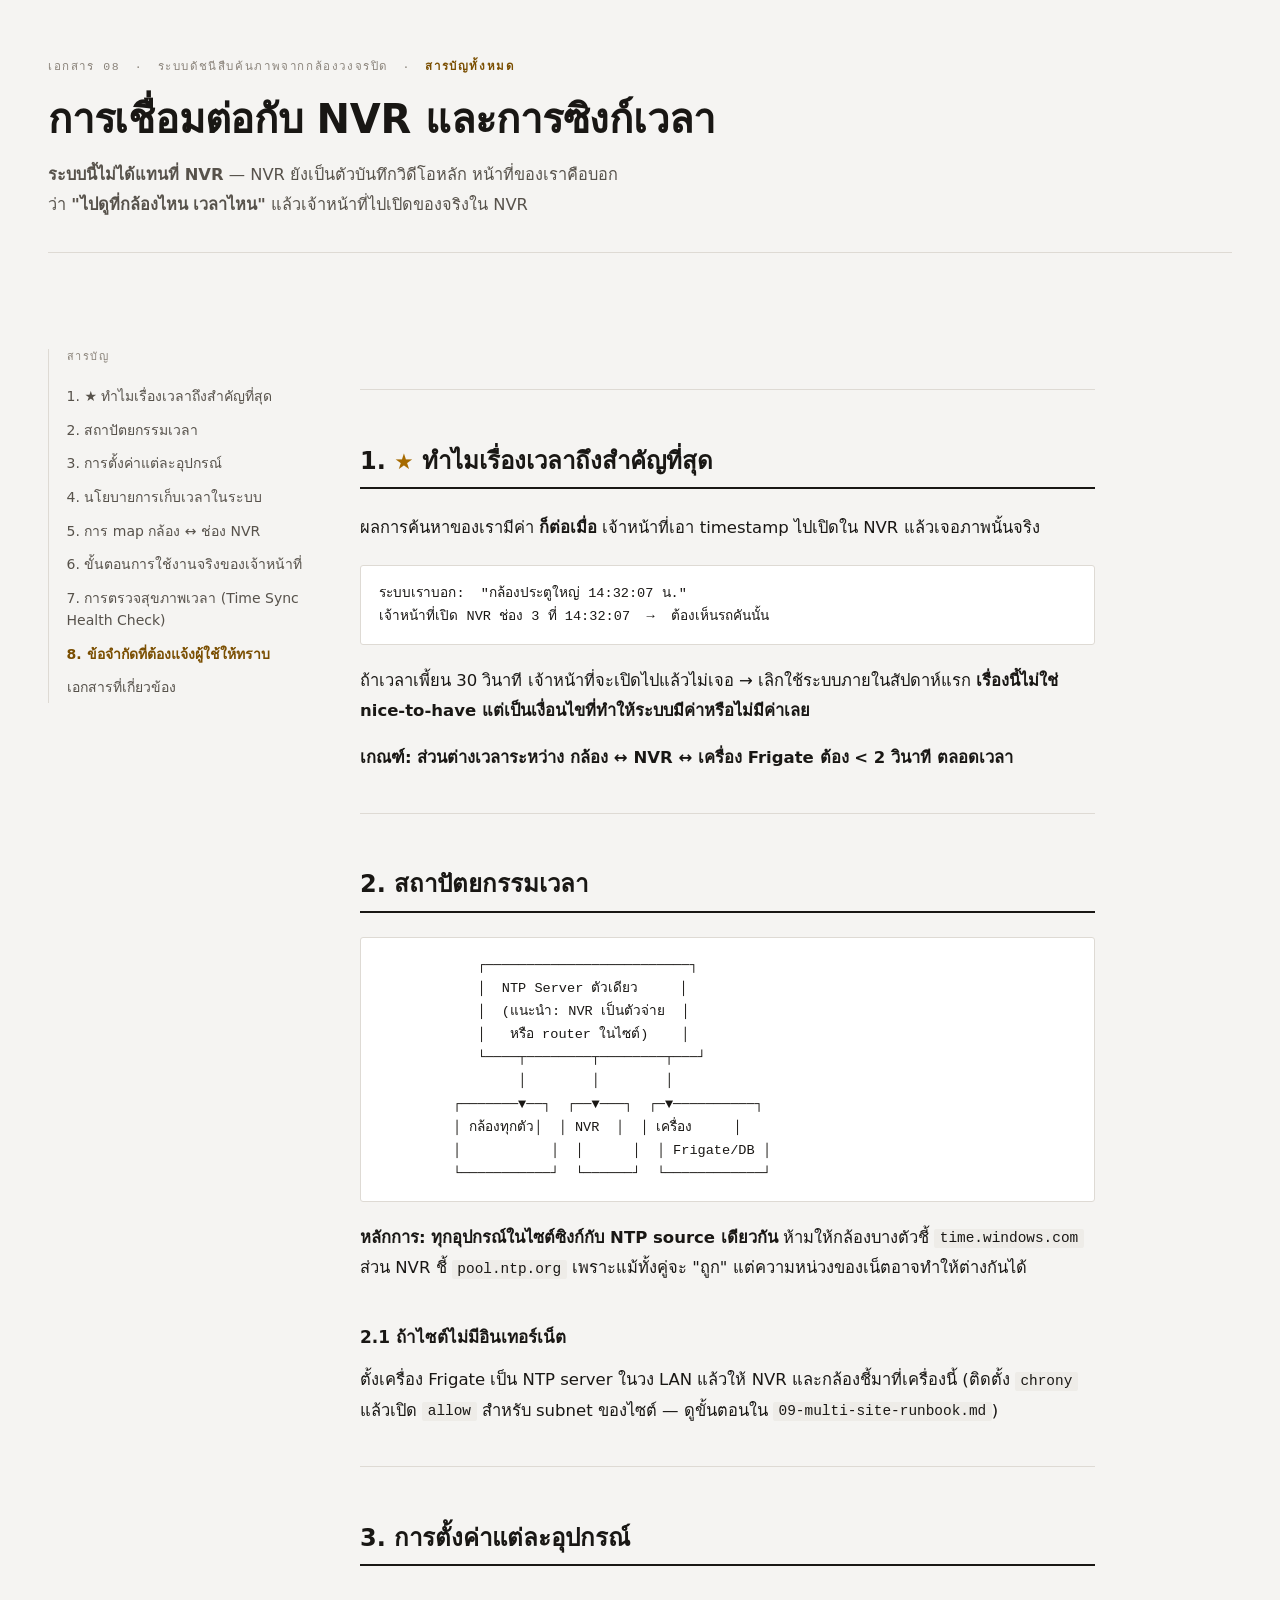
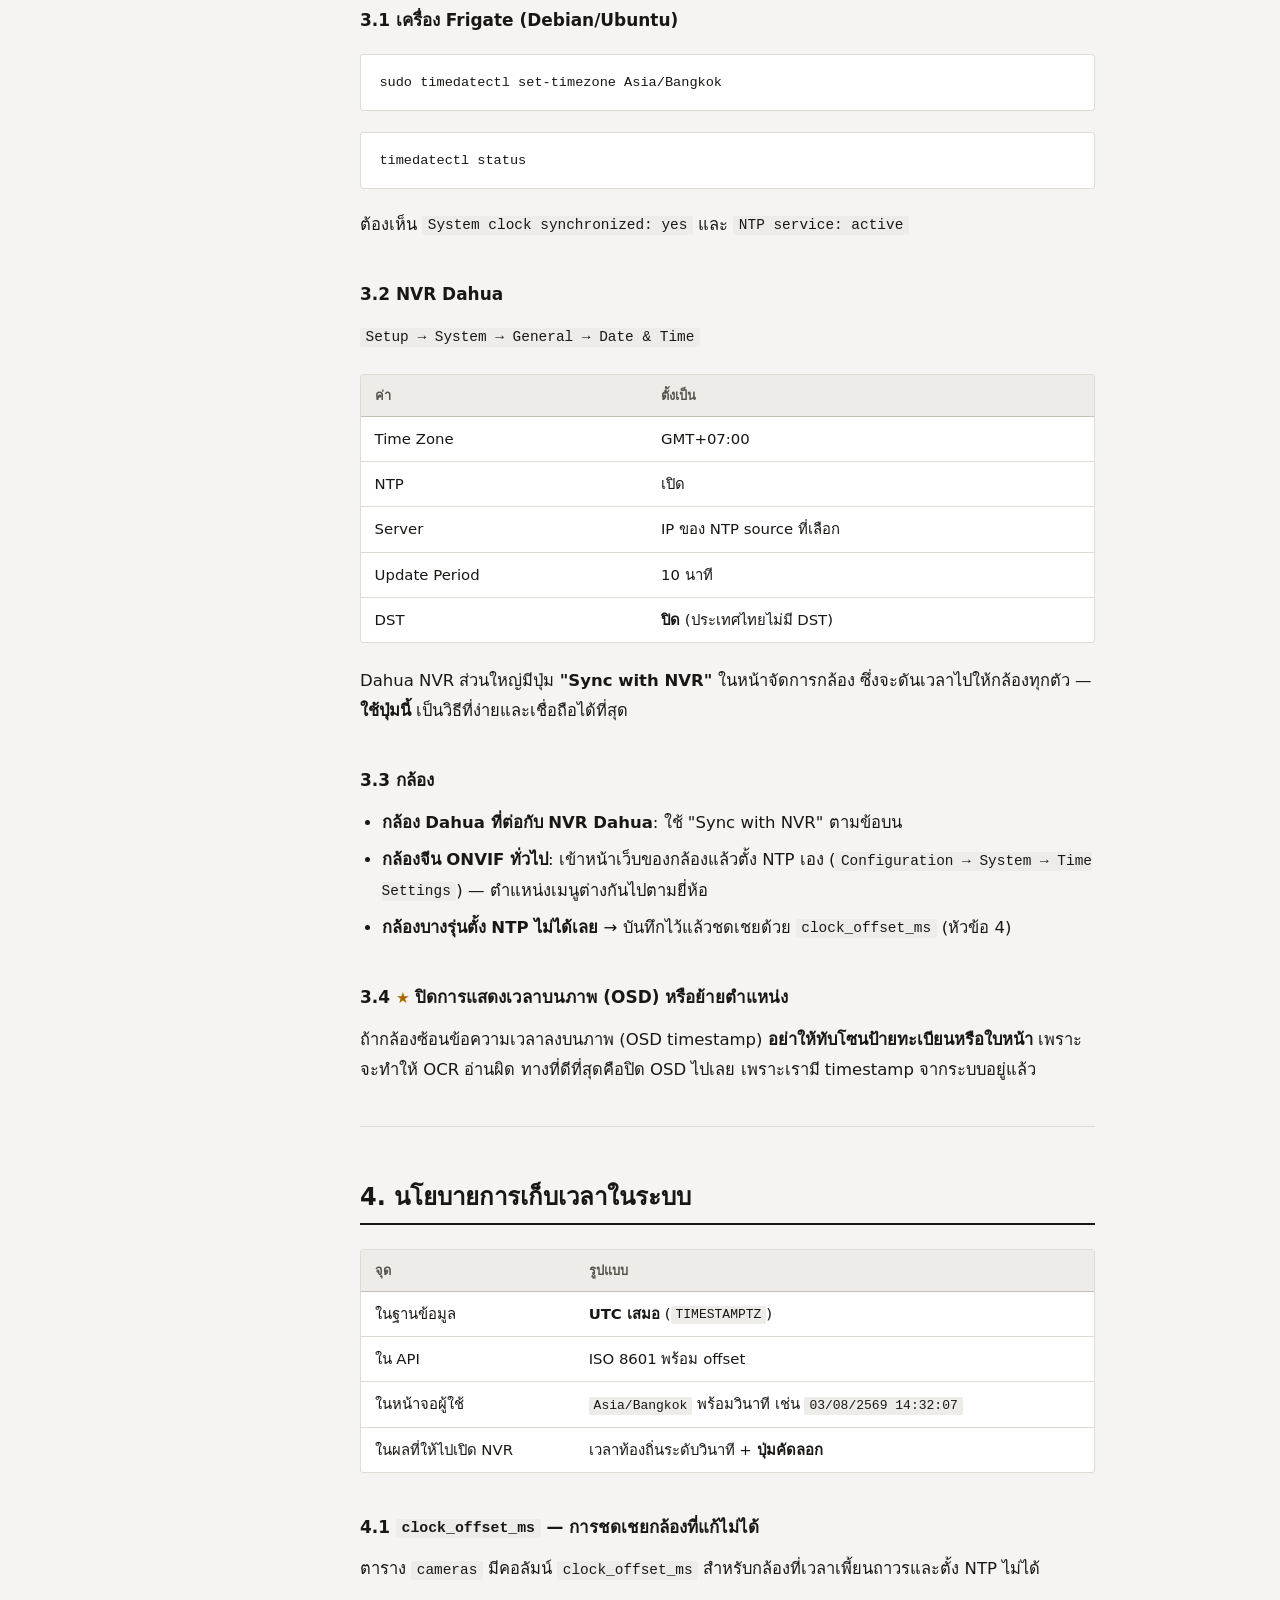
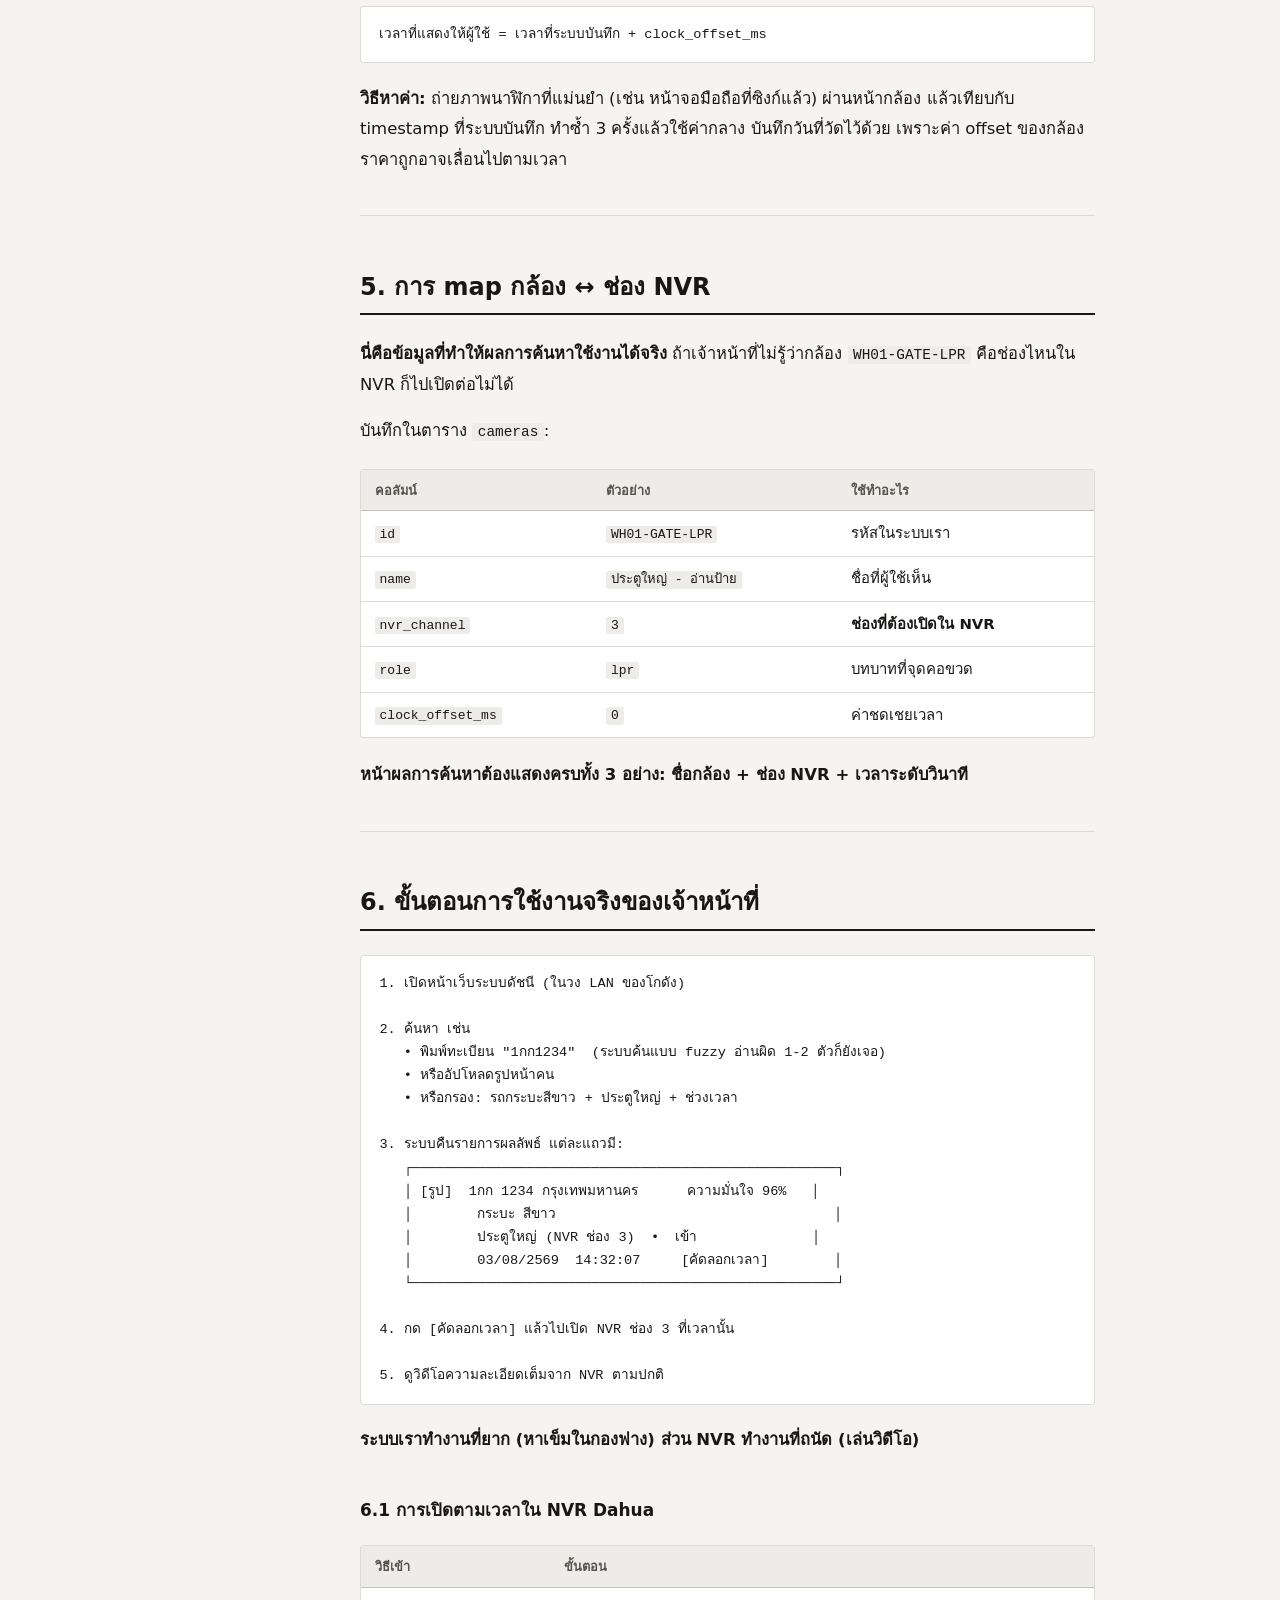
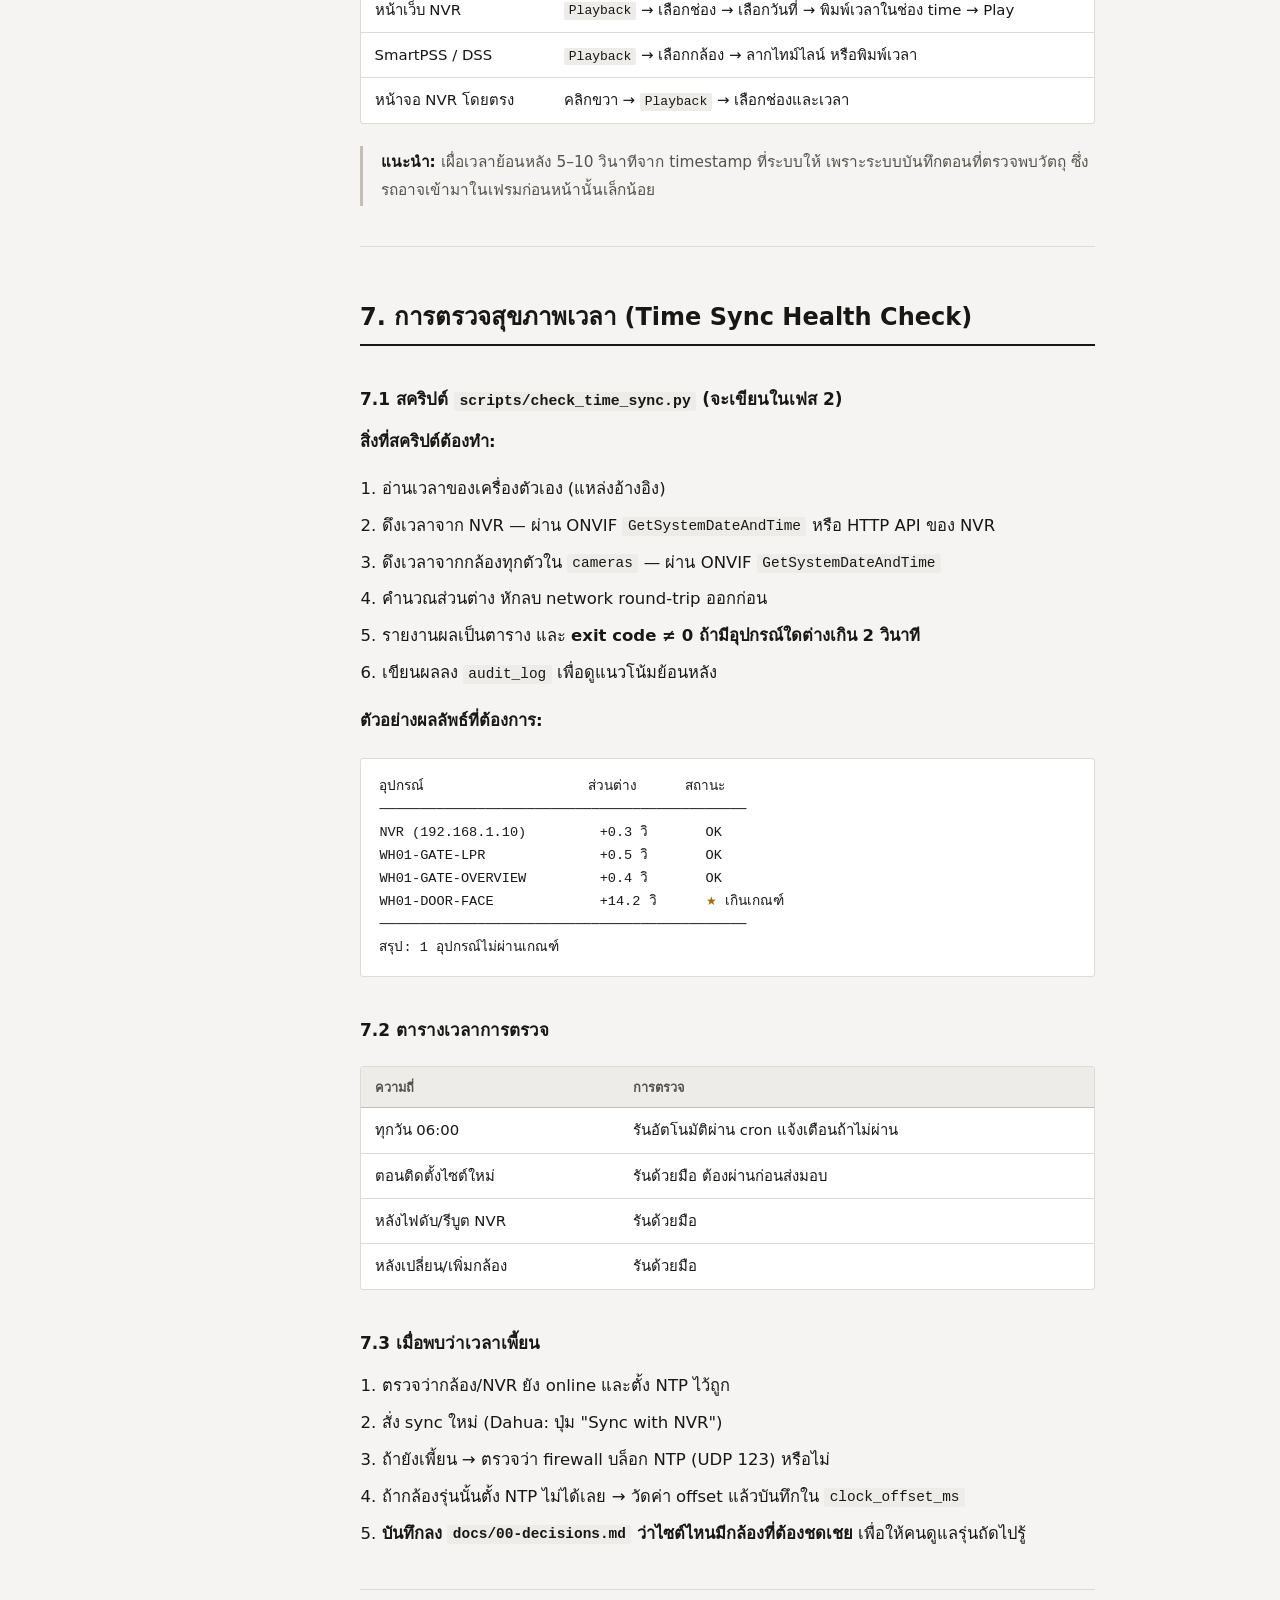
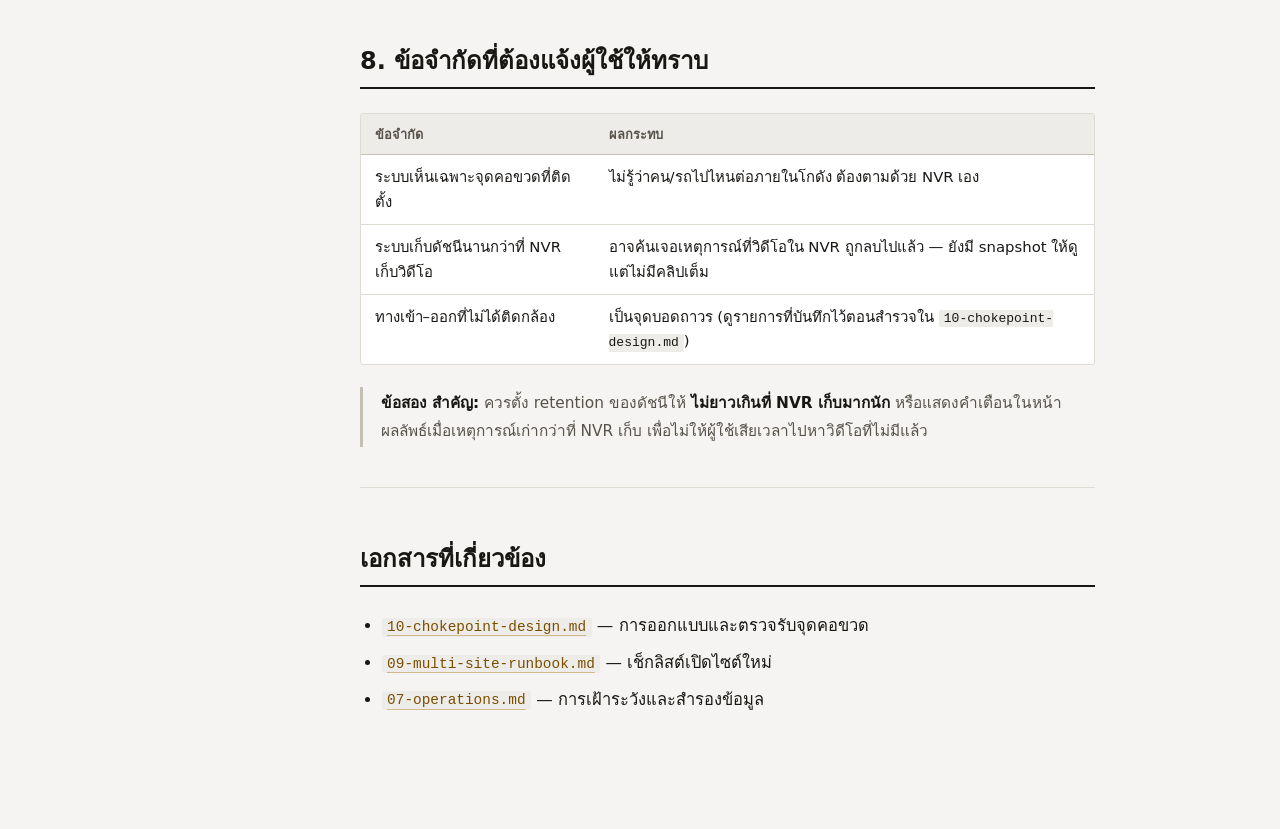
<file: docs/html/08-nvr-integration.html>
<!doctype html>
<html lang="th">
<head>
<meta charset="utf-8">
<meta name="viewport" content="width=device-width, initial-scale=1">
<title>08 — การเชื่อมต่อกับ NVR และการซิงก์เวลา — ระบบดัชนีสืบค้นภาพ</title>
<style>
:root {
  --ground:#F5F4F2; --surface:#FFFFFF; --surface-2:#EEECE8;
  --ink:#191714; --ink-2:#57524B; --ink-3:#8A837A;
  --rule:#DEDAD4; --rule-strong:#C4BEB5;
  --accent:#A66A00; --accent-ink:#7A4E00; --accent-wash:#F8F0DE;
  --pass:#216B45; --pass-wash:#E4F0E9; --fail:#A32219; --fail-wash:#F8E6E4;
  --shadow:0 1px 2px rgba(25,23,20,.05), 0 8px 24px -16px rgba(25,23,20,.28);
  --font-th:"Leelawadee UI","Noto Sans Thai","Thonburi","Sarabun","Segoe UI",Tahoma,system-ui,sans-serif;
  --font-mono:ui-monospace,"SF Mono","Cascadia Mono","Segoe UI Mono","Roboto Mono",Menlo,Consolas,monospace;
  --measure:70ch; --rail:16rem;
}
@media (prefers-color-scheme: dark) {
  :root {
    --ground:#141210; --surface:#1C1917; --surface-2:#24201C;
    --ink:#EFEAE2; --ink-2:#ADA49A; --ink-3:#7C736A;
    --rule:#332D27; --rule-strong:#4A423A;
    --accent:#E0A648; --accent-ink:#EFC077; --accent-wash:#2C2313;
    --pass:#5FBF8C; --pass-wash:#16301F; --fail:#E5796C; --fail-wash:#331A17;
    --shadow:0 1px 2px rgba(0,0,0,.4), 0 8px 24px -16px rgba(0,0,0,.7);
  }
}
:root[data-theme="dark"] {
  --ground:#141210; --surface:#1C1917; --surface-2:#24201C;
  --ink:#EFEAE2; --ink-2:#ADA49A; --ink-3:#7C736A;
  --rule:#332D27; --rule-strong:#4A423A;
  --accent:#E0A648; --accent-ink:#EFC077; --accent-wash:#2C2313;
  --pass:#5FBF8C; --pass-wash:#16301F; --fail:#E5796C; --fail-wash:#331A17;
  --shadow:0 1px 2px rgba(0,0,0,.4), 0 8px 24px -16px rgba(0,0,0,.7);
}
:root[data-theme="light"] {
  --ground:#F5F4F2; --surface:#FFFFFF; --surface-2:#EEECE8;
  --ink:#191714; --ink-2:#57524B; --ink-3:#8A837A;
  --rule:#DEDAD4; --rule-strong:#C4BEB5;
  --accent:#A66A00; --accent-ink:#7A4E00; --accent-wash:#F8F0DE;
  --pass:#216B45; --pass-wash:#E4F0E9; --fail:#A32219; --fail-wash:#F8E6E4;
  --shadow:0 1px 2px rgba(25,23,20,.05), 0 8px 24px -16px rgba(25,23,20,.28);
}

* { box-sizing:border-box; }
body {
  margin:0; background:var(--ground); color:var(--ink);
  font-family:var(--font-th); font-size:16.5px; line-height:1.85;
  -webkit-font-smoothing:antialiased; text-rendering:optimizeLegibility;
}
:where(a){ color:var(--accent-ink); text-decoration-color:color-mix(in srgb, var(--accent) 40%, transparent); text-underline-offset:.22em; }
:where(a):hover{ text-decoration-color:var(--accent); }
:where(a,button,input,summary):focus-visible{ outline:2px solid var(--accent); outline-offset:3px; border-radius:3px; }

.page{ display:grid; grid-template-columns:var(--rail) minmax(0,1fr); gap:3.5rem;
       max-width:78rem; margin:0 auto; padding:0 2rem 6rem; align-items:start; }
.main{ min-width:0; max-width:var(--measure); }
@media (max-width:60rem){ .page{ grid-template-columns:minmax(0,1fr); gap:0; padding:0 1.15rem 4rem; } .main{ max-width:none; } }

.masthead{ grid-column:1/-1; border-bottom:1px solid var(--rule);
           padding:3.5rem 0 2rem; margin-bottom:2.5rem; display:flex; flex-direction:column; gap:.9rem; }
.masthead__kicker{ font-family:var(--font-mono); font-size:.72rem; letter-spacing:.14em;
                   text-transform:uppercase; color:var(--ink-3); display:flex; flex-wrap:wrap; gap:.55rem .9rem; align-items:center; }
.masthead__kicker b{ color:var(--accent-ink); font-weight:600; }
.masthead__kicker a{ color:var(--ink-3); text-decoration:none; }
.masthead__kicker a:hover{ color:var(--accent-ink); }
.masthead h1{ margin:0; font-size:clamp(1.8rem,1.2rem + 2.2vw,2.5rem); line-height:1.35;
              font-weight:700; letter-spacing:-.005em; text-wrap:balance; }
.masthead__sub{ margin:0; max-width:56ch; color:var(--ink-2); font-size:1.02rem; }

.toc{ position:sticky; top:2rem; font-size:.875rem; line-height:1.6;
      border-left:1px solid var(--rule); padding-left:1.1rem; }
.toc__label{ font-family:var(--font-mono); font-size:.68rem; letter-spacing:.14em;
             text-transform:uppercase; color:var(--ink-3); margin-bottom:.85rem; }
.toc ol{ list-style:none; margin:0; padding:0; display:flex; flex-direction:column; gap:.1rem; }
.toc li{ margin:0; }
.toc a{ display:block; padding:.3rem 0; color:var(--ink-2); text-decoration:none; border-radius:2px; }
.toc a:hover{ color:var(--ink); }
.toc a.is-active{ color:var(--accent-ink); font-weight:600; }
@media (max-width:60rem){
  .toc{ position:static; border-left:0; border:1px solid var(--rule); border-radius:3px;
        background:var(--surface); padding:1rem 1.1rem; margin-bottom:2.5rem; }
  .toc ol{ columns:2; column-gap:1.5rem; }
  .toc li{ break-inside:avoid; }
}

h2{ margin:3.4rem 0 1.5rem; padding-bottom:.55rem; border-bottom:2px solid var(--ink);
    font-size:clamp(1.25rem,1.1rem + .7vw,1.5rem); line-height:1.4; font-weight:700;
    text-wrap:balance; scroll-margin-top:1.5rem; }
.main > h2:first-child{ margin-top:0; }
h3{ margin:2.6rem 0 .9rem; font-size:1.06rem; font-weight:700; line-height:1.5; scroll-margin-top:1.5rem; }
h4{ margin:1.9rem 0 .6rem; font-size:.95rem; font-weight:700; color:var(--ink-2); }
p{ margin:0 0 1rem; }
strong{ font-weight:700; }
ul,ol{ margin:0 0 1.1rem; padding-left:1.35rem; }
li{ margin-bottom:.4rem; }
li:last-child{ margin-bottom:0; }
li > ul, li > ol { margin-top:.4rem; }
hr{ border:0; border-top:1px solid var(--rule); margin:2.5rem 0; }

/* ★ ในต้นฉบับ = ระดับความสำคัญ */
.star{ color:var(--accent); font-size:.9em; }

blockquote{ margin:1.4rem 0; padding:.1rem 0 .1rem 1.1rem;
            border-left:3px solid var(--rule-strong); color:var(--ink-2); font-size:.96rem; }
blockquote strong{ color:var(--ink); }
blockquote > :last-child{ margin-bottom:0; }
/* blockquote ที่ขึ้นต้นด้วย ★ = คำเตือนสำคัญ */
blockquote.is-flag{ background:var(--surface); border:1px solid var(--rule);
                    border-left:4px solid var(--accent); border-radius:2px;
                    padding:1.05rem 1.25rem; box-shadow:var(--shadow); color:var(--ink); }

.tw{ overflow-x:auto; margin:1.4rem 0; border:1px solid var(--rule); border-radius:3px;
     background:var(--surface); -webkit-overflow-scrolling:touch; }
table{ border-collapse:collapse; width:100%; font-size:.93rem; line-height:1.65;
       font-variant-numeric:tabular-nums; }
thead th{ background:var(--surface-2); text-align:left; font-weight:700; font-size:.8rem;
          color:var(--ink-2); padding:.6rem .85rem; border-bottom:1px solid var(--rule-strong); white-space:nowrap; }
td{ padding:.62rem .85rem; border-bottom:1px solid var(--rule); vertical-align:top; text-align:left; }
tbody tr:last-child td{ border-bottom:0; }
td:empty{ min-width:4rem; }

code{ font-family:var(--font-mono); font-size:.875em; background:var(--surface-2);
      padding:.1em .38em; border-radius:2px; }
pre{ font-family:var(--font-mono); font-size:.85rem; line-height:1.7; background:var(--surface);
     border:1px solid var(--rule); border-radius:3px; padding:1rem 1.15rem; margin:1.3rem 0;
     overflow-x:auto; color:var(--ink); font-variant-numeric:tabular-nums; }
pre code{ background:none; padding:0; font-size:1em; white-space:pre; }

/* เช็กลิสต์ติ๊กได้ จำสถานะไว้ — ใช้ li.chk เพื่อรองรับรายการซ้อนชั้น */
ul:has(> li.chk){ list-style:none; margin:1.1rem 0 1.5rem; padding:0; }
li.chk > ul{ margin:.3rem 0 .5rem 1.8rem; }
li.chk{ margin:0; }
li.chk > label{ display:flex; gap:.7rem; align-items:flex-start; padding:.5rem .7rem;
                border-radius:3px; cursor:pointer; transition:background .12s ease; }
li.chk > label:hover{ background:var(--surface-2); }
li.chk input{ appearance:none; flex:0 0 auto; width:1.05rem; height:1.05rem; margin:.38rem 0 0;
              border:1.5px solid var(--rule-strong); border-radius:2px; background:var(--surface);
              cursor:pointer; position:relative; }
li.chk input:checked{ background:var(--pass); border-color:var(--pass); }
li.chk input:checked::after{ content:""; position:absolute; left:5px; top:1px; width:4px; height:9px;
                             border:solid var(--surface); border-width:0 2px 2px 0; transform:rotate(42deg); }
li.chk input:checked + span{ color:var(--ink-3); text-decoration:line-through; text-decoration-thickness:1px; }
li.chk > label > span{ flex:1; }
.checks-reset{ font-family:var(--font-mono); font-size:.72rem; letter-spacing:.06em; background:none;
               border:1px solid var(--rule); border-radius:2px; color:var(--ink-3);
               padding:.3rem .65rem; cursor:pointer; margin:.4rem 0 1.5rem; display:inline-block; }
.checks-reset:hover{ color:var(--ink); border-color:var(--rule-strong); }

/* หน้า index */
.cards{ list-style:none; padding:0; margin:0; display:grid; gap:.65rem; }
.cards li{ margin:0; }
.cards a{ display:flex; gap:1rem; align-items:baseline; text-decoration:none; color:inherit;
          background:var(--surface); border:1px solid var(--rule); border-radius:3px;
          padding:.9rem 1.1rem; transition:border-color .12s ease, transform .12s ease; }
.cards a:hover{ border-color:var(--accent); transform:translateX(2px); }
.cards .n{ font-family:var(--font-mono); font-size:.85rem; color:var(--ink-3); font-variant-numeric:tabular-nums; }
.cards .t{ font-weight:700; display:block; margin-bottom:.1rem; }
.cards .d{ color:var(--ink-2); font-size:.92rem; display:block; line-height:1.6; }
.cards .is-key .t{ color:var(--accent-ink); }
.cards a.is-key{ border-left:3px solid var(--accent); }

@media print{
  :root{ --ground:#fff; --surface:#fff; --surface-2:#f2f2f2; --ink:#000; --ink-2:#333; --ink-3:#666;
         --rule:#bbb; --rule-strong:#888; --accent:#000; --accent-ink:#000; --accent-wash:#f4f4f4; --shadow:none; }
  body{ font-size:10.5pt; line-height:1.65; }
  .toc,.checks-reset{ display:none; }
  .page{ display:block; max-width:none; padding:0; }
  h2,h3,h4{ page-break-after:avoid; }
  .tw,pre,blockquote{ page-break-inside:avoid; }
  a{ text-decoration:none; color:#000; }
}
@media (prefers-reduced-motion: reduce){ *{ animation:none !important; transition:none !important; scroll-behavior:auto !important; } }
html{ scroll-behavior:smooth; }
</style>
</head>
<body data-doc="08-nvr-integration">
<div class="page">
  <header class="masthead">
    <div class="masthead__kicker">
      <span>เอกสาร 08</span><span>·</span><span>ระบบดัชนีสืบค้นภาพจากกล้องวงจรปิด</span><span>·</span><a href="index.html"><b>สารบัญทั้งหมด</b></a>
    </div>
    <h1>การเชื่อมต่อกับ NVR และการซิงก์เวลา</h1>
    <p class="masthead__sub"><strong>ระบบนี้ไม่ได้แทนที่ NVR</strong> — NVR ยังเป็นตัวบันทึกวิดีโอหลัก หน้าที่ของเราคือบอกว่า <strong>&quot;ไปดูที่กล้องไหน เวลาไหน&quot;</strong> แล้วเจ้าหน้าที่ไปเปิดของจริงใน NVR</p>
  </header>
  <nav class="toc" aria-label="สารบัญ">
    <div class="toc__label">สารบัญ</div>
    <ol>
      <li><a href="#1-ทำไมเรื่องเวลาถึงสำคัญที่สุด">1. ★ ทำไมเรื่องเวลาถึงสำคัญที่สุด</a></li>
      <li><a href="#2-สถาปัตยกรรมเวลา">2. สถาปัตยกรรมเวลา</a></li>
      <li><a href="#3-การตั้งค่าแต่ละอุปกรณ์">3. การตั้งค่าแต่ละอุปกรณ์</a></li>
      <li><a href="#4-นโยบายการเก็บเวลาในระบบ">4. นโยบายการเก็บเวลาในระบบ</a></li>
      <li><a href="#5-การ-map-กล้อง-ช่อง-nvr">5. การ map กล้อง ↔ ช่อง NVR</a></li>
      <li><a href="#6-ขั้นตอนการใช้งานจริงของเจ้าหน้าที่">6. ขั้นตอนการใช้งานจริงของเจ้าหน้าที่</a></li>
      <li><a href="#7-การตรวจสุขภาพเวลา-time-sync-health-check">7. การตรวจสุขภาพเวลา (Time Sync Health Check)</a></li>
      <li><a href="#8-ข้อจำกัดที่ต้องแจ้งผู้ใช้ให้ทราบ">8. ข้อจำกัดที่ต้องแจ้งผู้ใช้ให้ทราบ</a></li>
      <li><a href="#เอกสารที่เกี่ยวข้อง">เอกสารที่เกี่ยวข้อง</a></li>
    </ol>
  </nav>
  <main class="main">
<hr />
<h2 id="1-ทำไมเรื่องเวลาถึงสำคัญที่สุด">1. <span class="star">★</span> ทำไมเรื่องเวลาถึงสำคัญที่สุด</h2>
<p>ผลการค้นหาของเรามีค่า <strong>ก็ต่อเมื่อ</strong> เจ้าหน้าที่เอา timestamp ไปเปิดใน NVR แล้วเจอภาพนั้นจริง</p>
<pre><code>ระบบเราบอก:  &quot;กล้องประตูใหญ่ 14:32:07 น.&quot;
เจ้าหน้าที่เปิด NVR ช่อง 3 ที่ 14:32:07  →  ต้องเห็นรถคันนั้น
</code></pre>
<p>ถ้าเวลาเพี้ยน 30 วินาที เจ้าหน้าที่จะเปิดไปแล้วไม่เจอ → เลิกใช้ระบบภายในสัปดาห์แรก
<strong>เรื่องนี้ไม่ใช่ nice-to-have แต่เป็นเงื่อนไขที่ทำให้ระบบมีค่าหรือไม่มีค่าเลย</strong></p>
<p><strong>เกณฑ์: ส่วนต่างเวลาระหว่าง กล้อง ↔ NVR ↔ เครื่อง Frigate ต้อง &lt; 2 วินาที ตลอดเวลา</strong></p>
<hr />
<h2 id="2-สถาปัตยกรรมเวลา">2. สถาปัตยกรรมเวลา</h2>
<pre><code>            ┌─────────────────────────┐
            │  NTP Server ตัวเดียว     │
            │  (แนะนำ: NVR เป็นตัวจ่าย  │
            │   หรือ router ในไซต์)    │
            └────┬────────┬────────┬───┘
                 │        │        │
         ┌───────▼──┐  ┌──▼───┐  ┌─▼──────────┐
         │ กล้องทุกตัว│  │ NVR  │  │ เครื่อง     │
         │           │  │      │  │ Frigate/DB │
         └───────────┘  └──────┘  └────────────┘
</code></pre>
<p><strong>หลักการ: ทุกอุปกรณ์ในไซต์ซิงก์กับ NTP source เดียวกัน</strong> ห้ามให้กล้องบางตัวชี้ <code>time.windows.com</code> ส่วน NVR ชี้ <code>pool.ntp.org</code> เพราะแม้ทั้งคู่จะ &quot;ถูก&quot; แต่ความหน่วงของเน็ตอาจทำให้ต่างกันได้</p>
<h3 id="2-1-ถ้าไซต์ไม่มีอินเทอร์เน็ต">2.1 ถ้าไซต์ไม่มีอินเทอร์เน็ต</h3>
<p>ตั้งเครื่อง Frigate เป็น NTP server ในวง LAN แล้วให้ NVR และกล้องชี้มาที่เครื่องนี้
(ติดตั้ง <code>chrony</code> แล้วเปิด <code>allow</code> สำหรับ subnet ของไซต์ — ดูขั้นตอนใน <code>09-multi-site-runbook.md</code>)</p>
<hr />
<h2 id="3-การตั้งค่าแต่ละอุปกรณ์">3. การตั้งค่าแต่ละอุปกรณ์</h2>
<h3 id="3-1-เครื่อง-frigate-debian-ubuntu">3.1 เครื่อง Frigate (Debian/Ubuntu)</h3>
<pre><code class="language-bash">sudo timedatectl set-timezone Asia/Bangkok
</code></pre>
<pre><code class="language-bash">timedatectl status
</code></pre>
<p>ต้องเห็น <code>System clock synchronized: yes</code> และ <code>NTP service: active</code></p>
<h3 id="3-2-nvr-dahua">3.2 NVR Dahua</h3>
<p><code>Setup → System → General → Date &amp; Time</code></p>
<div class="tw"><table>
<thead>
<tr>
<th>ค่า</th>
<th>ตั้งเป็น</th>
</tr>
</thead>
<tbody>
<tr>
<td>Time Zone</td>
<td>GMT+07:00</td>
</tr>
<tr>
<td>NTP</td>
<td>เปิด</td>
</tr>
<tr>
<td>Server</td>
<td>IP ของ NTP source ที่เลือก</td>
</tr>
<tr>
<td>Update Period</td>
<td>10 นาที</td>
</tr>
<tr>
<td>DST</td>
<td><strong>ปิด</strong> (ประเทศไทยไม่มี DST)</td>
</tr>
</tbody>
</table></div>
<p>Dahua NVR ส่วนใหญ่มีปุ่ม <strong>&quot;Sync with NVR&quot;</strong> ในหน้าจัดการกล้อง ซึ่งจะดันเวลาไปให้กล้องทุกตัว — <strong>ใช้ปุ่มนี้</strong> เป็นวิธีที่ง่ายและเชื่อถือได้ที่สุด</p>
<h3 id="3-3-กล้อง">3.3 กล้อง</h3>
<ul>
<li><strong>กล้อง Dahua ที่ต่อกับ NVR Dahua</strong>: ใช้ &quot;Sync with NVR&quot; ตามข้อบน</li>
<li><strong>กล้องจีน ONVIF ทั่วไป</strong>: เข้าหน้าเว็บของกล้องแล้วตั้ง NTP เอง (<code>Configuration → System → Time Settings</code>) — ตำแหน่งเมนูต่างกันไปตามยี่ห้อ</li>
<li><strong>กล้องบางรุ่นตั้ง NTP ไม่ได้เลย</strong> → บันทึกไว้แล้วชดเชยด้วย <code>clock_offset_ms</code> (หัวข้อ 4)</li>
</ul>
<h3 id="3-4-ปิดการแสดงเวลาบนภาพ-osd-หรือย้ายตำแหน่ง">3.4 <span class="star">★</span> ปิดการแสดงเวลาบนภาพ (OSD) หรือย้ายตำแหน่ง</h3>
<p>ถ้ากล้องซ้อนข้อความเวลาลงบนภาพ (OSD timestamp) <strong>อย่าให้ทับโซนป้ายทะเบียนหรือใบหน้า</strong> เพราะจะทำให้ OCR อ่านผิด
ทางที่ดีที่สุดคือปิด OSD ไปเลย เพราะเรามี timestamp จากระบบอยู่แล้ว</p>
<hr />
<h2 id="4-นโยบายการเก็บเวลาในระบบ">4. นโยบายการเก็บเวลาในระบบ</h2>
<div class="tw"><table>
<thead>
<tr>
<th>จุด</th>
<th>รูปแบบ</th>
</tr>
</thead>
<tbody>
<tr>
<td>ในฐานข้อมูล</td>
<td><strong>UTC เสมอ</strong> (<code>TIMESTAMPTZ</code>)</td>
</tr>
<tr>
<td>ใน API</td>
<td>ISO 8601 พร้อม offset</td>
</tr>
<tr>
<td>ในหน้าจอผู้ใช้</td>
<td><code>Asia/Bangkok</code> พร้อมวินาที เช่น <code>03/08/2569 14:32:07</code></td>
</tr>
<tr>
<td>ในผลที่ให้ไปเปิด NVR</td>
<td>เวลาท้องถิ่นระดับวินาที + <strong>ปุ่มคัดลอก</strong></td>
</tr>
</tbody>
</table></div>
<h3 id="4-1-clock_offset_ms-การชดเชยกล้องที่แก้ไม่ได้">4.1 <code>clock_offset_ms</code> — การชดเชยกล้องที่แก้ไม่ได้</h3>
<p>ตาราง <code>cameras</code> มีคอลัมน์ <code>clock_offset_ms</code> สำหรับกล้องที่เวลาเพี้ยนถาวรและตั้ง NTP ไม่ได้</p>
<pre><code>เวลาที่แสดงให้ผู้ใช้ = เวลาที่ระบบบันทึก + clock_offset_ms
</code></pre>
<p><strong>วิธีหาค่า:</strong> ถ่ายภาพนาฬิกาที่แม่นยำ (เช่น หน้าจอมือถือที่ซิงก์แล้ว) ผ่านหน้ากล้อง แล้วเทียบกับ timestamp ที่ระบบบันทึก
ทำซ้ำ 3 ครั้งแล้วใช้ค่ากลาง บันทึกวันที่วัดไว้ด้วย เพราะค่า offset ของกล้องราคาถูกอาจเลื่อนไปตามเวลา</p>
<hr />
<h2 id="5-การ-map-กล้อง-ช่อง-nvr">5. การ map กล้อง ↔ ช่อง NVR</h2>
<p><strong>นี่คือข้อมูลที่ทำให้ผลการค้นหาใช้งานได้จริง</strong> ถ้าเจ้าหน้าที่ไม่รู้ว่ากล้อง <code>WH01-GATE-LPR</code> คือช่องไหนใน NVR ก็ไปเปิดต่อไม่ได้</p>
<p>บันทึกในตาราง <code>cameras</code>:</p>
<div class="tw"><table>
<thead>
<tr>
<th>คอลัมน์</th>
<th>ตัวอย่าง</th>
<th>ใช้ทำอะไร</th>
</tr>
</thead>
<tbody>
<tr>
<td><code>id</code></td>
<td><code>WH01-GATE-LPR</code></td>
<td>รหัสในระบบเรา</td>
</tr>
<tr>
<td><code>name</code></td>
<td><code>ประตูใหญ่ - อ่านป้าย</code></td>
<td>ชื่อที่ผู้ใช้เห็น</td>
</tr>
<tr>
<td><code>nvr_channel</code></td>
<td><code>3</code></td>
<td><strong>ช่องที่ต้องเปิดใน NVR</strong></td>
</tr>
<tr>
<td><code>role</code></td>
<td><code>lpr</code></td>
<td>บทบาทที่จุดคอขวด</td>
</tr>
<tr>
<td><code>clock_offset_ms</code></td>
<td><code>0</code></td>
<td>ค่าชดเชยเวลา</td>
</tr>
</tbody>
</table></div>
<p><strong>หน้าผลการค้นหาต้องแสดงครบทั้ง 3 อย่าง: ชื่อกล้อง + ช่อง NVR + เวลาระดับวินาที</strong></p>
<hr />
<h2 id="6-ขั้นตอนการใช้งานจริงของเจ้าหน้าที่">6. ขั้นตอนการใช้งานจริงของเจ้าหน้าที่</h2>
<pre><code>1. เปิดหน้าเว็บระบบดัชนี (ในวง LAN ของโกดัง)

2. ค้นหา เช่น
   • พิมพ์ทะเบียน &quot;1กก1234&quot;  (ระบบค้นแบบ fuzzy อ่านผิด 1-2 ตัวก็ยังเจอ)
   • หรืออัปโหลดรูปหน้าคน
   • หรือกรอง: รถกระบะสีขาว + ประตูใหญ่ + ช่วงเวลา

3. ระบบคืนรายการผลลัพธ์ แต่ละแถวมี:
   ┌────────────────────────────────────────────────────┐
   │ [รูป]  1กก 1234 กรุงเทพมหานคร      ความมั่นใจ 96%   │
   │        กระบะ สีขาว                                  │
   │        ประตูใหญ่ (NVR ช่อง 3)  •  เข้า              │
   │        03/08/2569  14:32:07     [คัดลอกเวลา]        │
   └────────────────────────────────────────────────────┘

4. กด [คัดลอกเวลา] แล้วไปเปิด NVR ช่อง 3 ที่เวลานั้น

5. ดูวิดีโอความละเอียดเต็มจาก NVR ตามปกติ
</code></pre>
<p><strong>ระบบเราทำงานที่ยาก (หาเข็มในกองฟาง) ส่วน NVR ทำงานที่ถนัด (เล่นวิดีโอ)</strong></p>
<h3 id="6-1-การเปิดตามเวลาใน-nvr-dahua">6.1 การเปิดตามเวลาใน NVR Dahua</h3>
<div class="tw"><table>
<thead>
<tr>
<th>วิธีเข้า</th>
<th>ขั้นตอน</th>
</tr>
</thead>
<tbody>
<tr>
<td>หน้าเว็บ NVR</td>
<td><code>Playback</code> → เลือกช่อง → เลือกวันที่ → พิมพ์เวลาในช่อง time → Play</td>
</tr>
<tr>
<td>SmartPSS / DSS</td>
<td><code>Playback</code> → เลือกกล้อง → ลากไทม์ไลน์ หรือพิมพ์เวลา</td>
</tr>
<tr>
<td>หน้าจอ NVR โดยตรง</td>
<td>คลิกขวา → <code>Playback</code> → เลือกช่องและเวลา</td>
</tr>
</tbody>
</table></div>
<blockquote>
<p><strong>แนะนำ:</strong> เผื่อเวลาย้อนหลัง 5–10 วินาทีจาก timestamp ที่ระบบให้ เพราะระบบบันทึกตอนที่ตรวจพบวัตถุ ซึ่งรถอาจเข้ามาในเฟรมก่อนหน้านั้นเล็กน้อย</p>
</blockquote>
<hr />
<h2 id="7-การตรวจสุขภาพเวลา-time-sync-health-check">7. การตรวจสุขภาพเวลา (Time Sync Health Check)</h2>
<h3 id="7-1-สคริปต์-scripts-check_time_sync-py-จะเขียนในเฟส-2">7.1 สคริปต์ <code>scripts/check_time_sync.py</code> (จะเขียนในเฟส 2)</h3>
<p><strong>สิ่งที่สคริปต์ต้องทำ:</strong></p>
<ol>
<li>อ่านเวลาของเครื่องตัวเอง (แหล่งอ้างอิง)</li>
<li>ดึงเวลาจาก NVR — ผ่าน ONVIF <code>GetSystemDateAndTime</code> หรือ HTTP API ของ NVR</li>
<li>ดึงเวลาจากกล้องทุกตัวใน <code>cameras</code> — ผ่าน ONVIF <code>GetSystemDateAndTime</code></li>
<li>คำนวณส่วนต่าง หักลบ network round-trip ออกก่อน</li>
<li>รายงานผลเป็นตาราง และ <strong>exit code ≠ 0 ถ้ามีอุปกรณ์ใดต่างเกิน 2 วินาที</strong></li>
<li>เขียนผลลง <code>audit_log</code> เพื่อดูแนวโน้มย้อนหลัง</li>
</ol>
<p><strong>ตัวอย่างผลลัพธ์ที่ต้องการ:</strong></p>
<pre><code>อุปกรณ์                    ส่วนต่าง      สถานะ
─────────────────────────────────────────────
NVR (192.168.1.10)         +0.3 วิ       OK
WH01-GATE-LPR              +0.5 วิ       OK
WH01-GATE-OVERVIEW         +0.4 วิ       OK
WH01-DOOR-FACE             +14.2 วิ      <span class="star">★</span> เกินเกณฑ์
─────────────────────────────────────────────
สรุป: 1 อุปกรณ์ไม่ผ่านเกณฑ์
</code></pre>
<h3 id="7-2-ตารางเวลาการตรวจ">7.2 ตารางเวลาการตรวจ</h3>
<div class="tw"><table>
<thead>
<tr>
<th>ความถี่</th>
<th>การตรวจ</th>
</tr>
</thead>
<tbody>
<tr>
<td>ทุกวัน 06:00</td>
<td>รันอัตโนมัติผ่าน cron แจ้งเตือนถ้าไม่ผ่าน</td>
</tr>
<tr>
<td>ตอนติดตั้งไซต์ใหม่</td>
<td>รันด้วยมือ ต้องผ่านก่อนส่งมอบ</td>
</tr>
<tr>
<td>หลังไฟดับ/รีบูต NVR</td>
<td>รันด้วยมือ</td>
</tr>
<tr>
<td>หลังเปลี่ยน/เพิ่มกล้อง</td>
<td>รันด้วยมือ</td>
</tr>
</tbody>
</table></div>
<h3 id="7-3-เมื่อพบว่าเวลาเพี้ยน">7.3 เมื่อพบว่าเวลาเพี้ยน</h3>
<ol>
<li>ตรวจว่ากล้อง/NVR ยัง online และตั้ง NTP ไว้ถูก</li>
<li>สั่ง sync ใหม่ (Dahua: ปุ่ม &quot;Sync with NVR&quot;)</li>
<li>ถ้ายังเพี้ยน → ตรวจว่า firewall บล็อก NTP (UDP 123) หรือไม่</li>
<li>ถ้ากล้องรุ่นนั้นตั้ง NTP ไม่ได้เลย → วัดค่า offset แล้วบันทึกใน <code>clock_offset_ms</code></li>
<li><strong>บันทึกลง <code>docs/00-decisions.md</code> ว่าไซต์ไหนมีกล้องที่ต้องชดเชย</strong> เพื่อให้คนดูแลรุ่นถัดไปรู้</li>
</ol>
<hr />
<h2 id="8-ข้อจำกัดที่ต้องแจ้งผู้ใช้ให้ทราบ">8. ข้อจำกัดที่ต้องแจ้งผู้ใช้ให้ทราบ</h2>
<div class="tw"><table>
<thead>
<tr>
<th>ข้อจำกัด</th>
<th>ผลกระทบ</th>
</tr>
</thead>
<tbody>
<tr>
<td>ระบบเห็นเฉพาะจุดคอขวดที่ติดตั้ง</td>
<td>ไม่รู้ว่าคน/รถไปไหนต่อภายในโกดัง ต้องตามด้วย NVR เอง</td>
</tr>
<tr>
<td>ระบบเก็บดัชนีนานกว่าที่ NVR เก็บวิดีโอ</td>
<td>อาจค้นเจอเหตุการณ์ที่วิดีโอใน NVR ถูกลบไปแล้ว — ยังมี snapshot ให้ดู แต่ไม่มีคลิปเต็ม</td>
</tr>
<tr>
<td>ทางเข้า–ออกที่ไม่ได้ติดกล้อง</td>
<td>เป็นจุดบอดถาวร (ดูรายการที่บันทึกไว้ตอนสำรวจใน <code>10-chokepoint-design.md</code>)</td>
</tr>
</tbody>
</table></div>
<blockquote>
<p><strong>ข้อสอง สำคัญ:</strong> ควรตั้ง retention ของดัชนีให้ <strong>ไม่ยาวเกินที่ NVR เก็บมากนัก</strong> หรือแสดงคำเตือนในหน้าผลลัพธ์เมื่อเหตุการณ์เก่ากว่าที่ NVR เก็บ เพื่อไม่ให้ผู้ใช้เสียเวลาไปหาวิดีโอที่ไม่มีแล้ว</p>
</blockquote>
<hr />
<h2 id="เอกสารที่เกี่ยวข้อง">เอกสารที่เกี่ยวข้อง</h2>
<ul>
<li><a href="10-chokepoint-design.html"><code>10-chokepoint-design.md</code></a> — การออกแบบและตรวจรับจุดคอขวด</li>
<li><a href="09-multi-site-runbook.html"><code>09-multi-site-runbook.md</code></a> — เช็กลิสต์เปิดไซต์ใหม่</li>
<li><a href="07-operations.html"><code>07-operations.md</code></a> — การเฝ้าระวังและสำรองข้อมูล</li>
</ul>

  </main>
</div>
<script>
(function () {
  "use strict";
  var KEY = "docs-checks-" + (document.body.getAttribute("data-doc") || "x");
  var boxes = Array.prototype.slice.call(document.querySelectorAll("li.chk input"));
  var saved = {};
  try { saved = JSON.parse(localStorage.getItem(KEY)) || {}; } catch (e) { saved = {}; }
  boxes.forEach(function (box, i) {
    if (saved[i]) box.checked = true;
    box.addEventListener("change", function () {
      saved[i] = box.checked;
      try { localStorage.setItem(KEY, JSON.stringify(saved)); } catch (e) {}
    });
  });
  var reset = document.querySelector(".checks-reset");
  if (reset) reset.addEventListener("click", function () {
    boxes.forEach(function (b) { b.checked = false; });
    saved = {};
    try { localStorage.removeItem(KEY); } catch (e) {}
  });

  var links = {};
  Array.prototype.forEach.call(document.querySelectorAll(".toc a"), function (a) {
    links[a.getAttribute("href").slice(1)] = a;
  });
  var heads = document.querySelectorAll(".main h2");
  if (!heads.length || !window.IntersectionObserver) return;
  var io = new IntersectionObserver(function (entries) {
    entries.forEach(function (e) {
      var link = links[e.target.id];
      if (!link || !e.isIntersecting) return;
      Object.keys(links).forEach(function (k) { links[k].classList.remove("is-active"); });
      link.classList.add("is-active");
    });
  }, { rootMargin: "-8% 0px -80% 0px" });
  Array.prototype.forEach.call(heads, function (h) { io.observe(h); });
})();
</script>
</body>
</html>
</file>
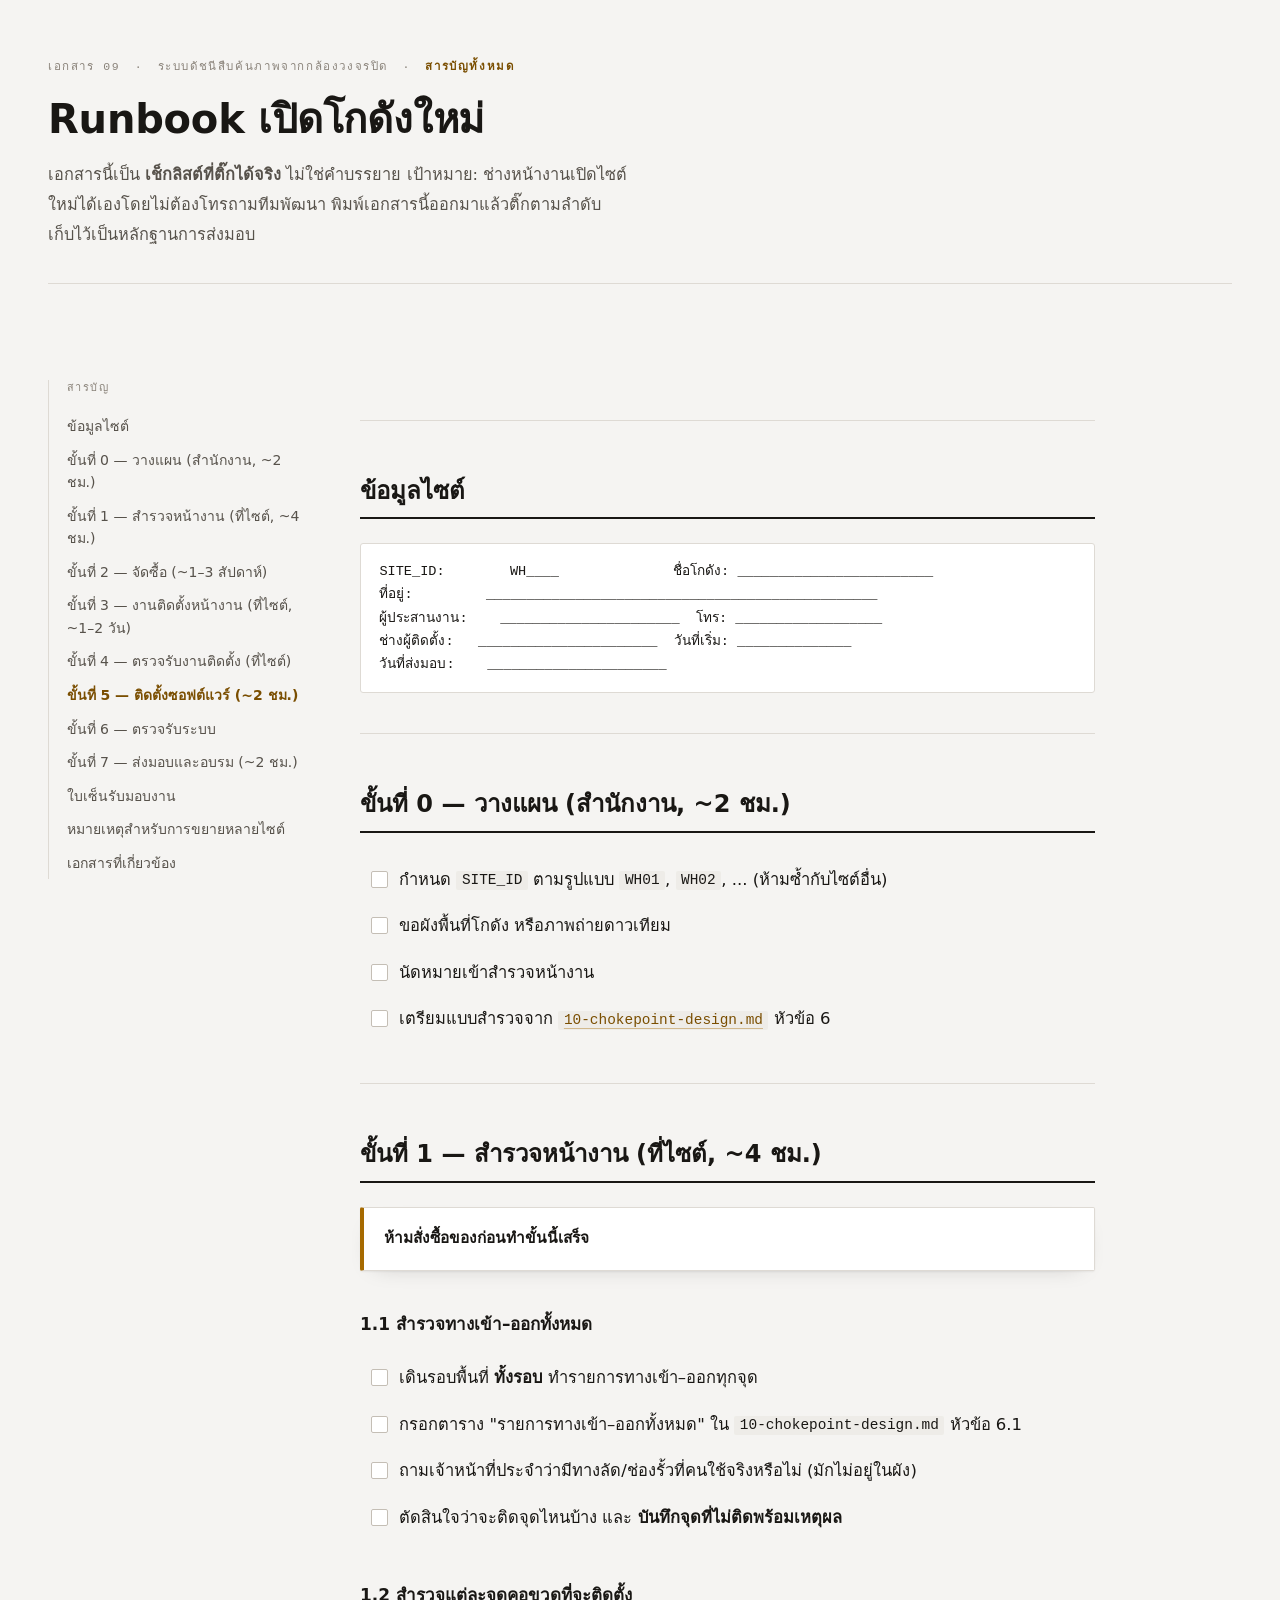
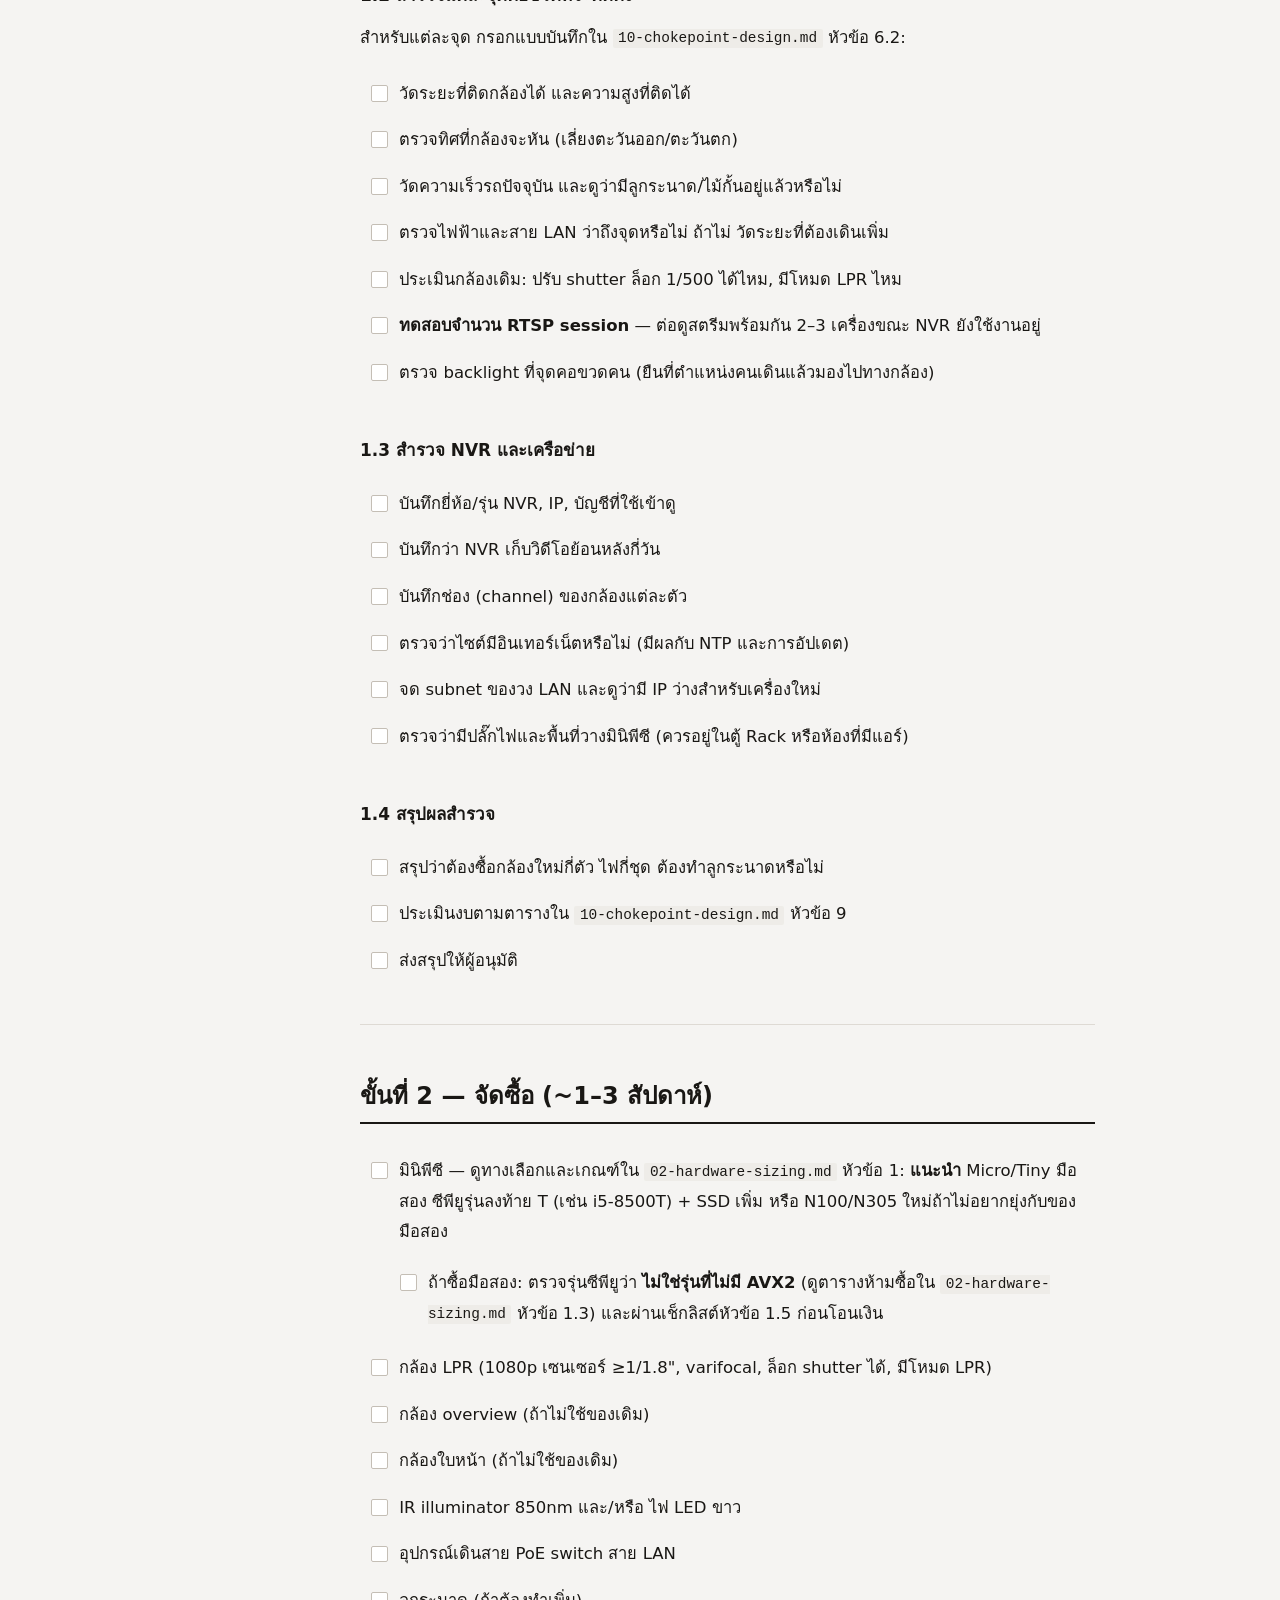
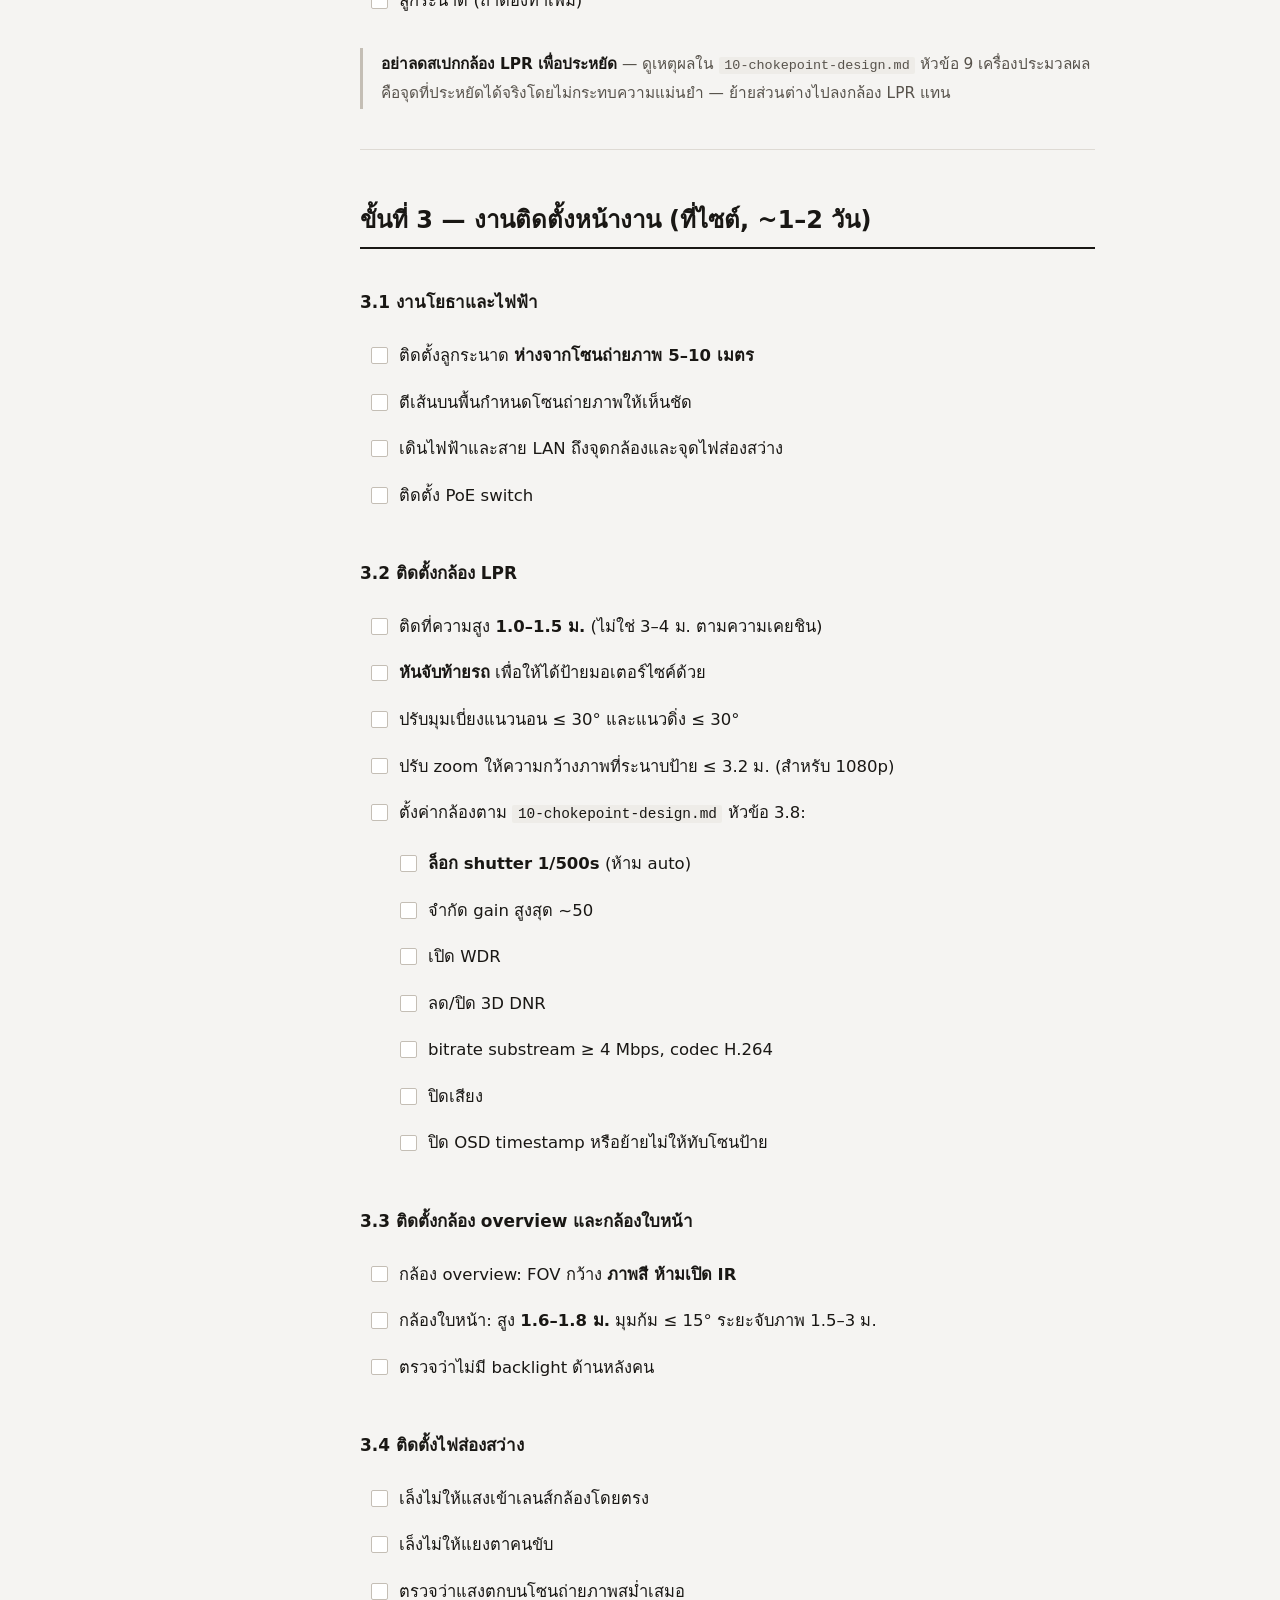
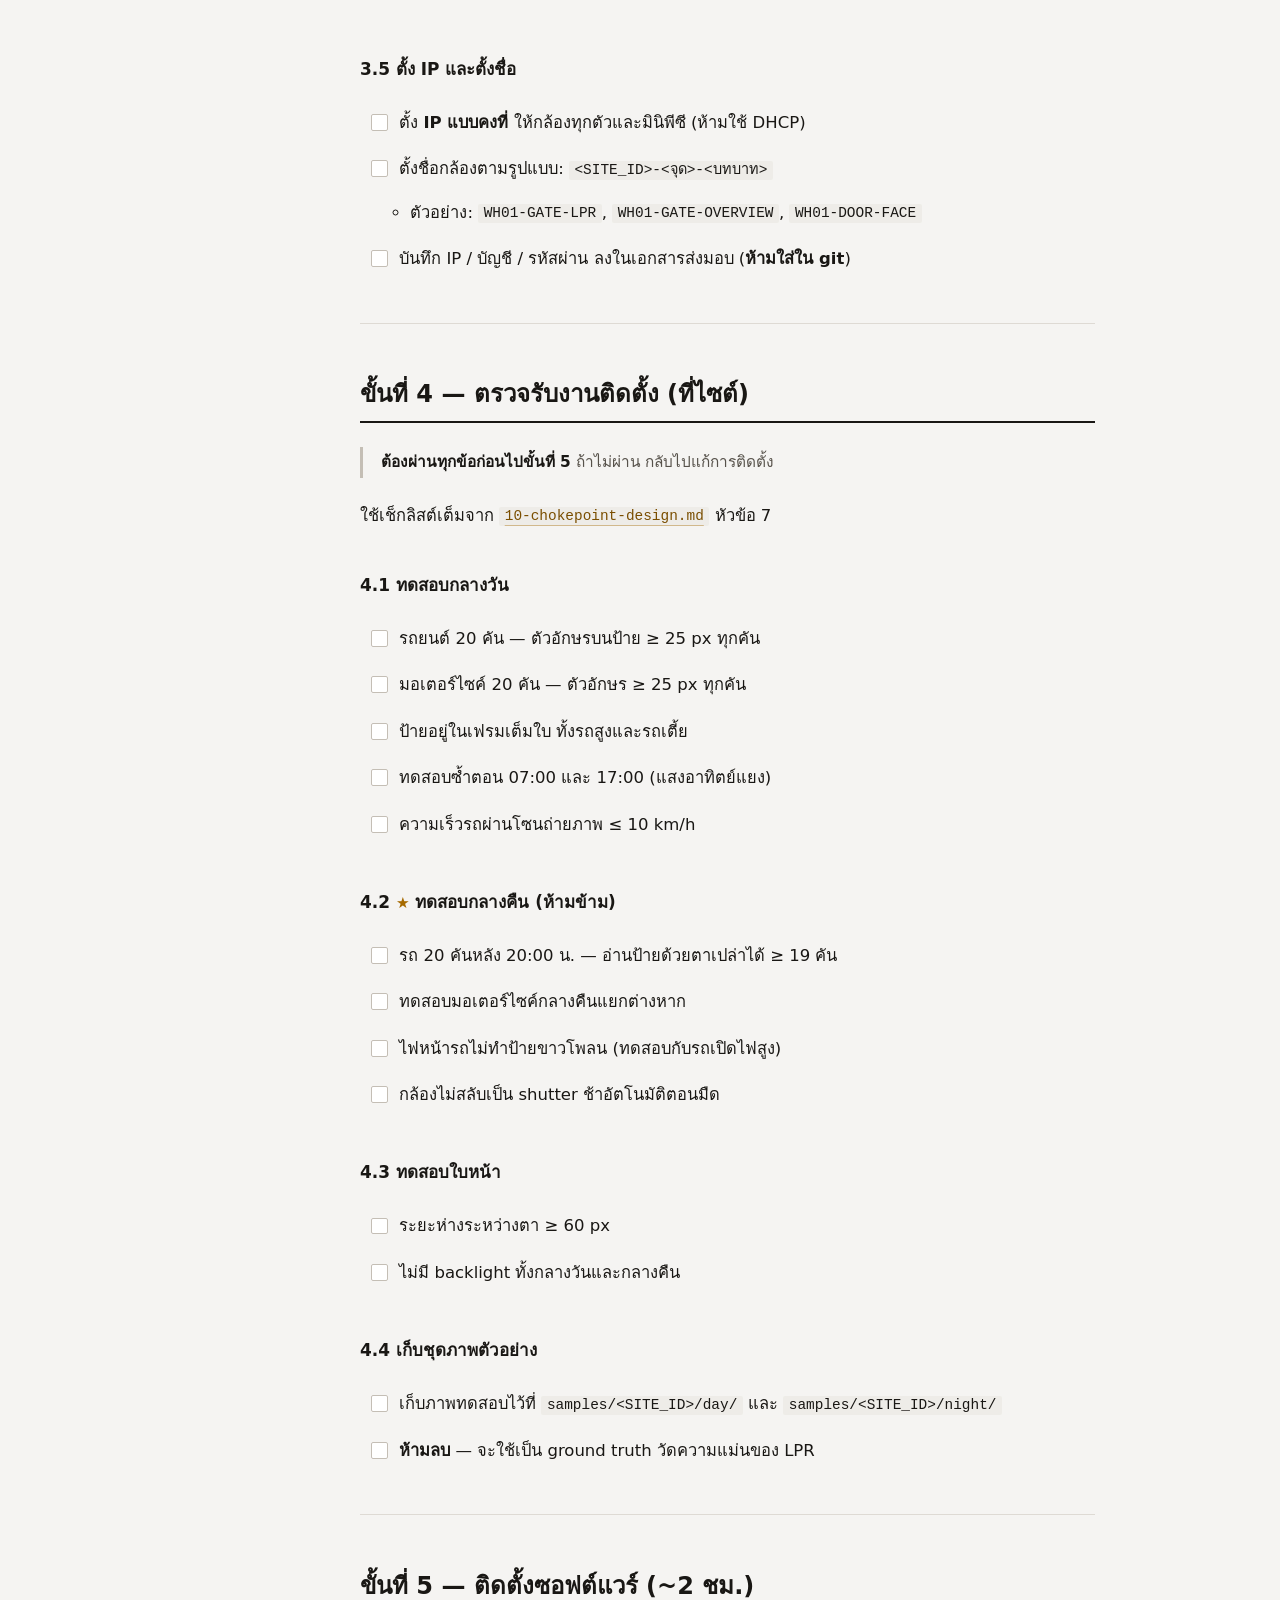
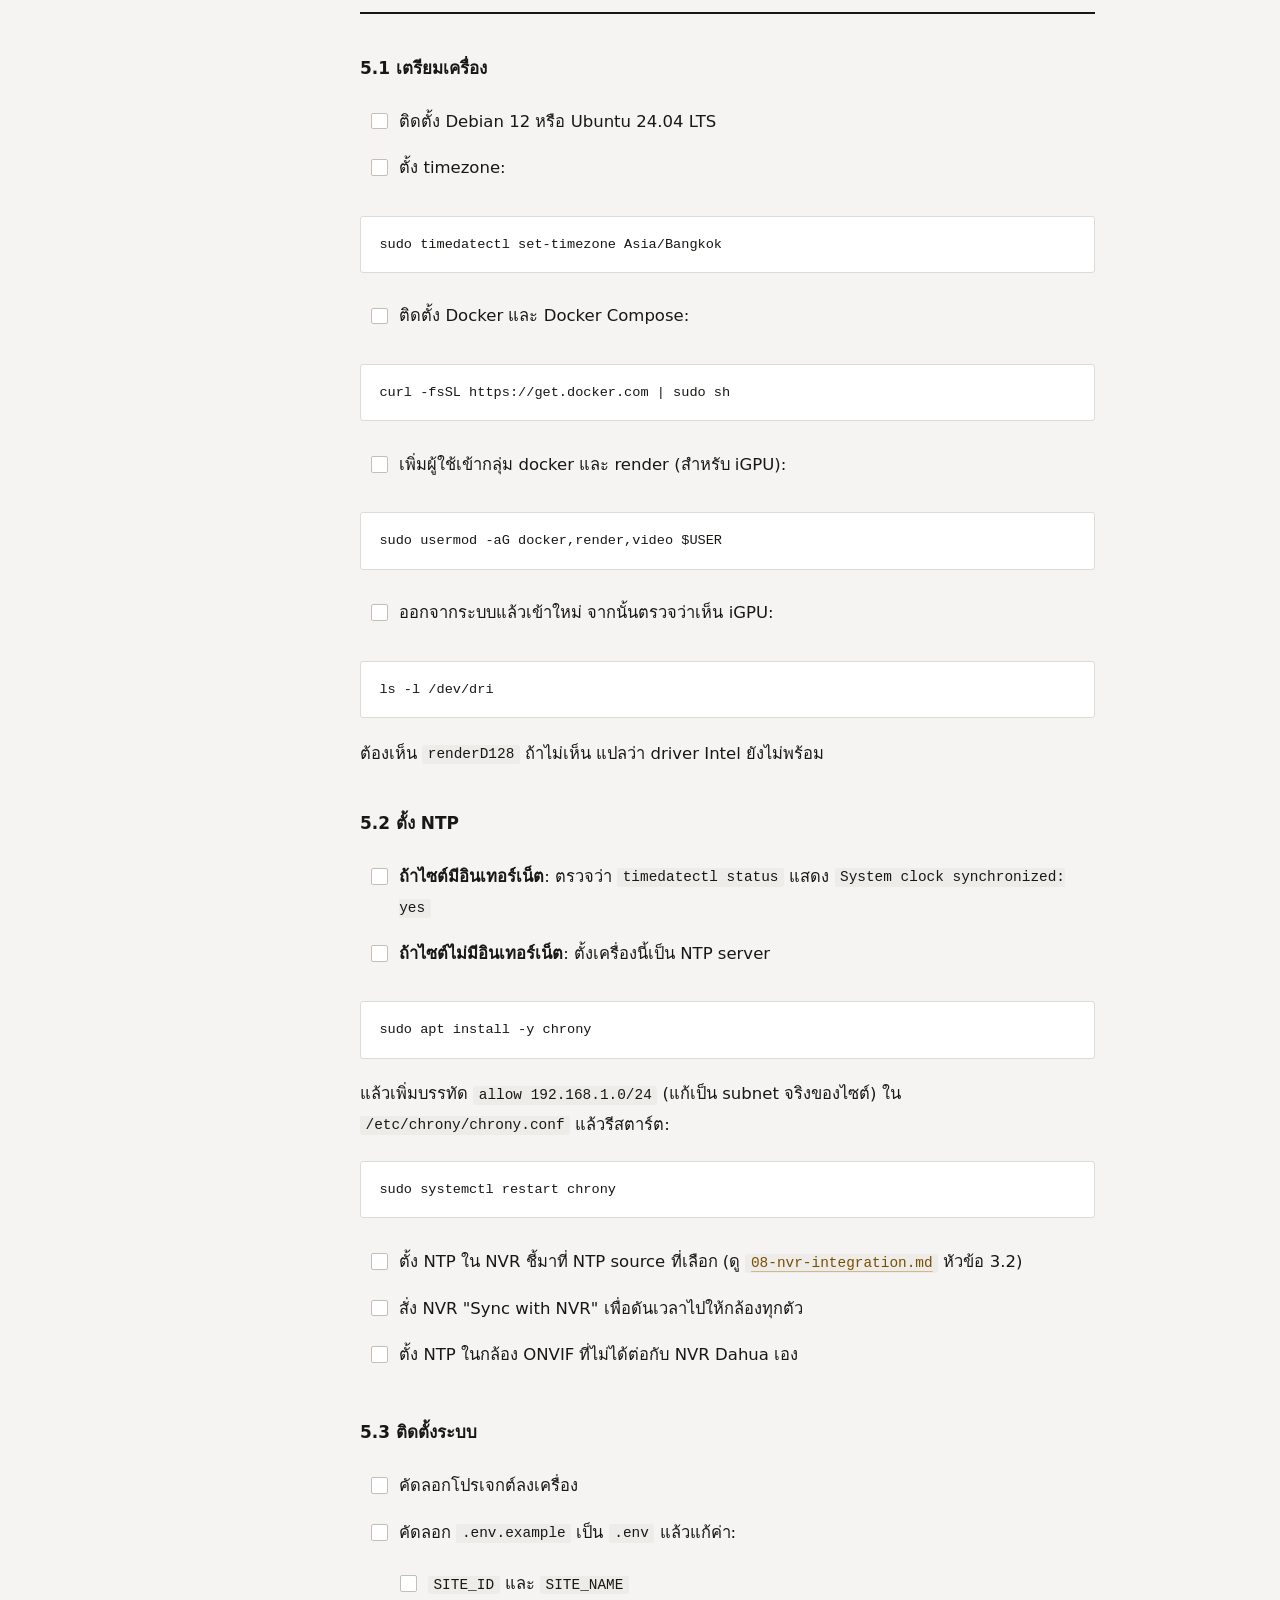
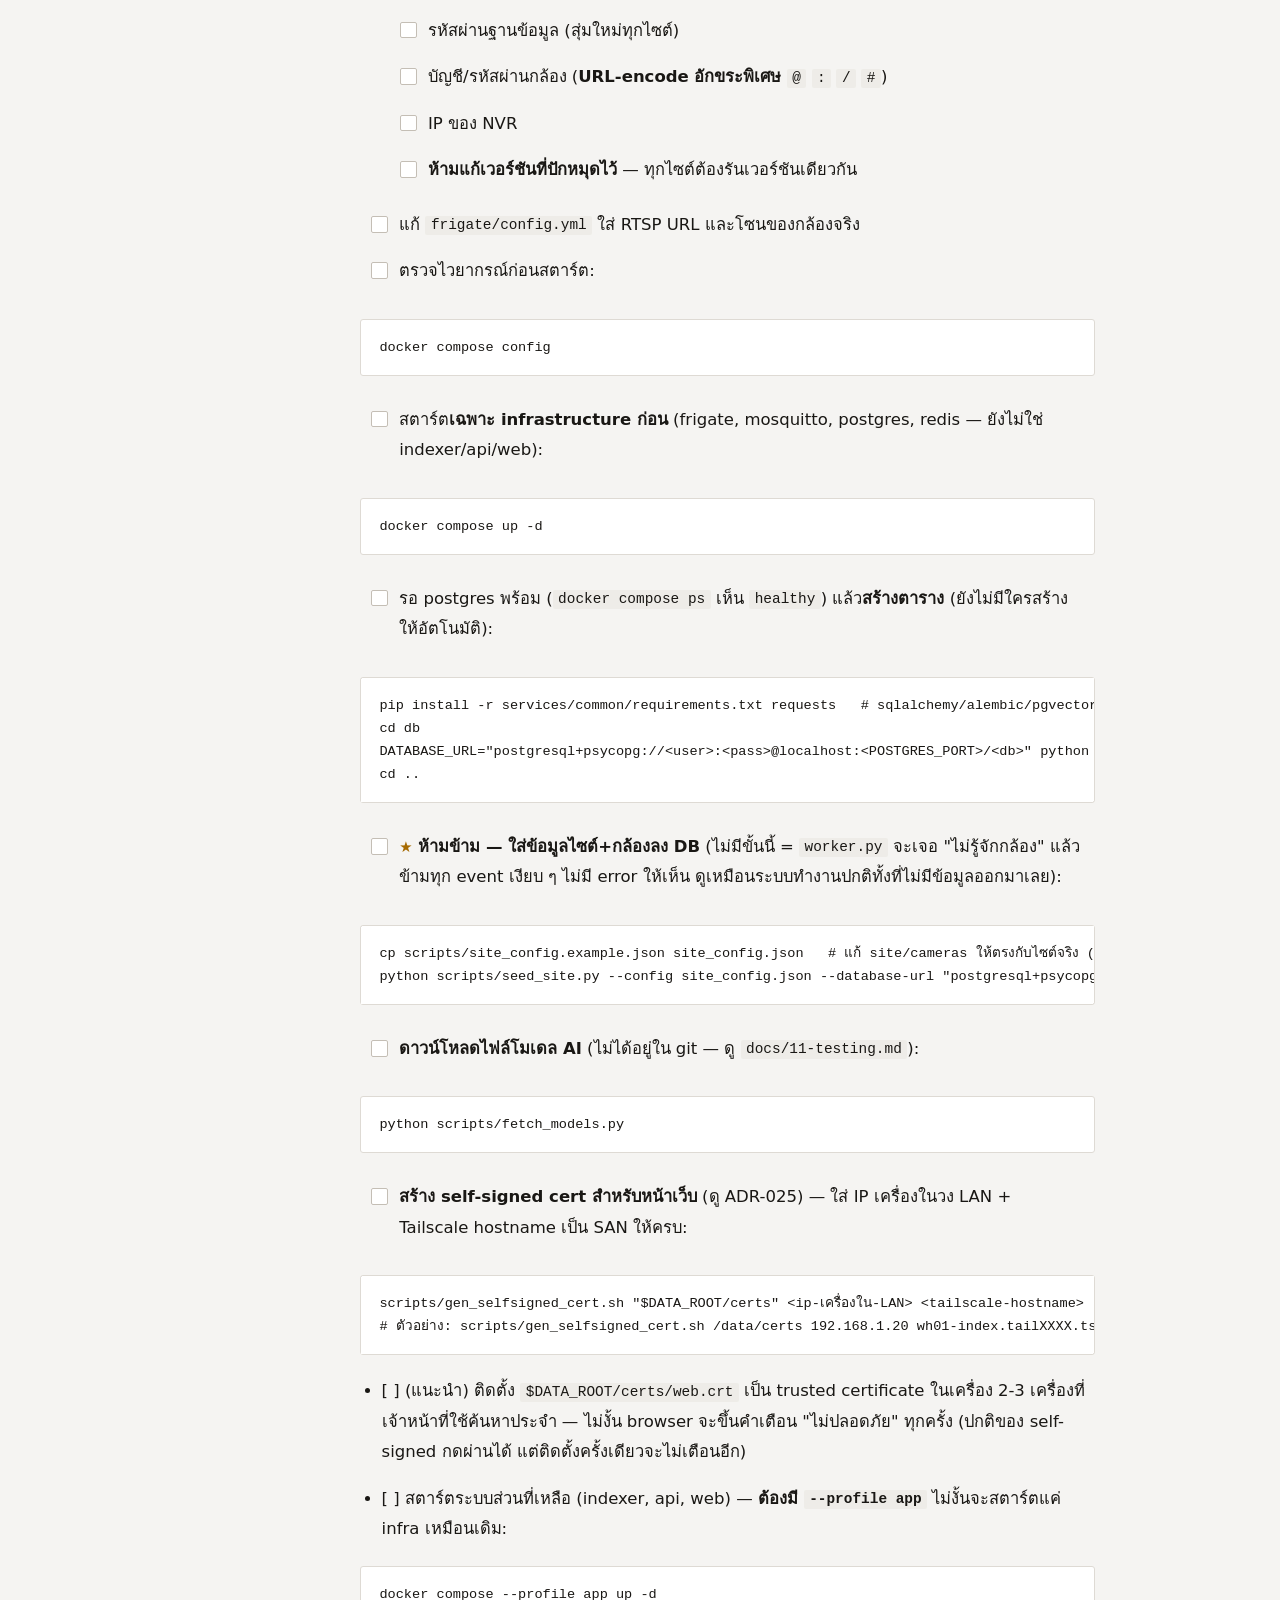
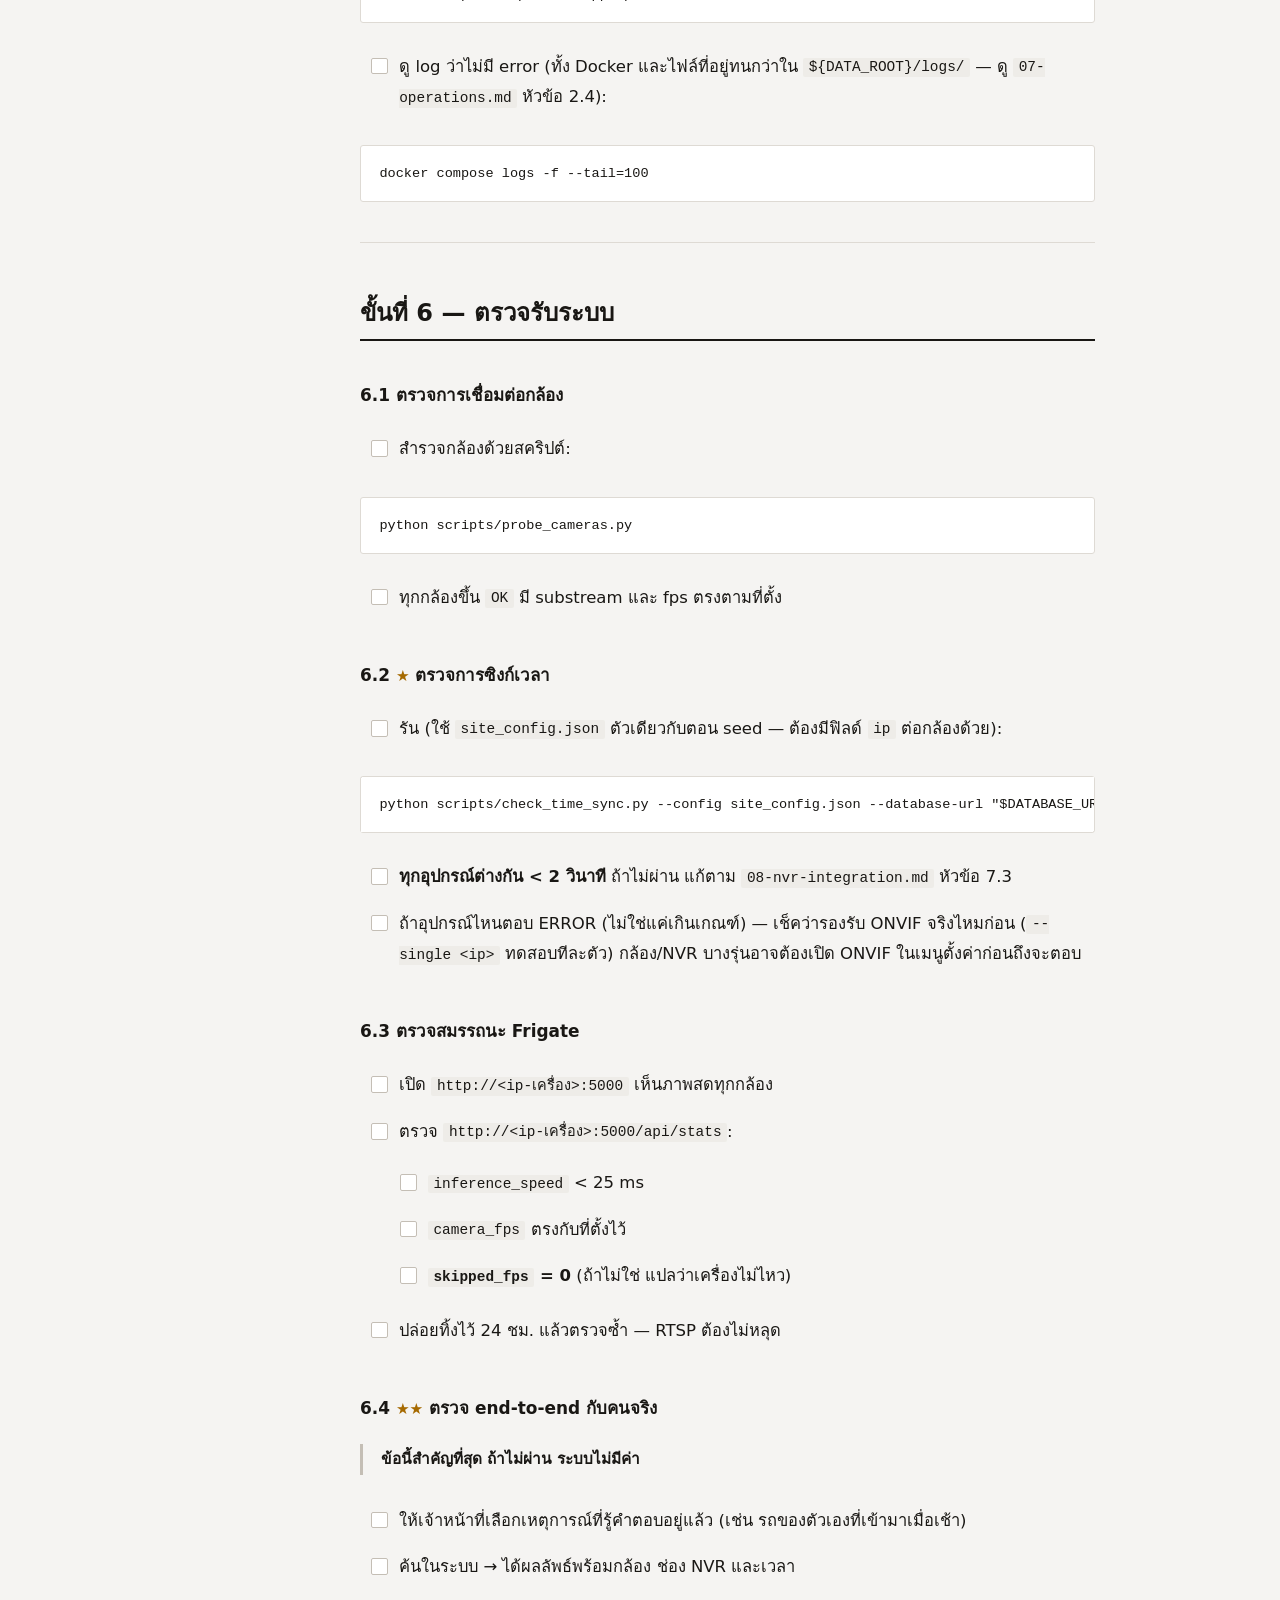
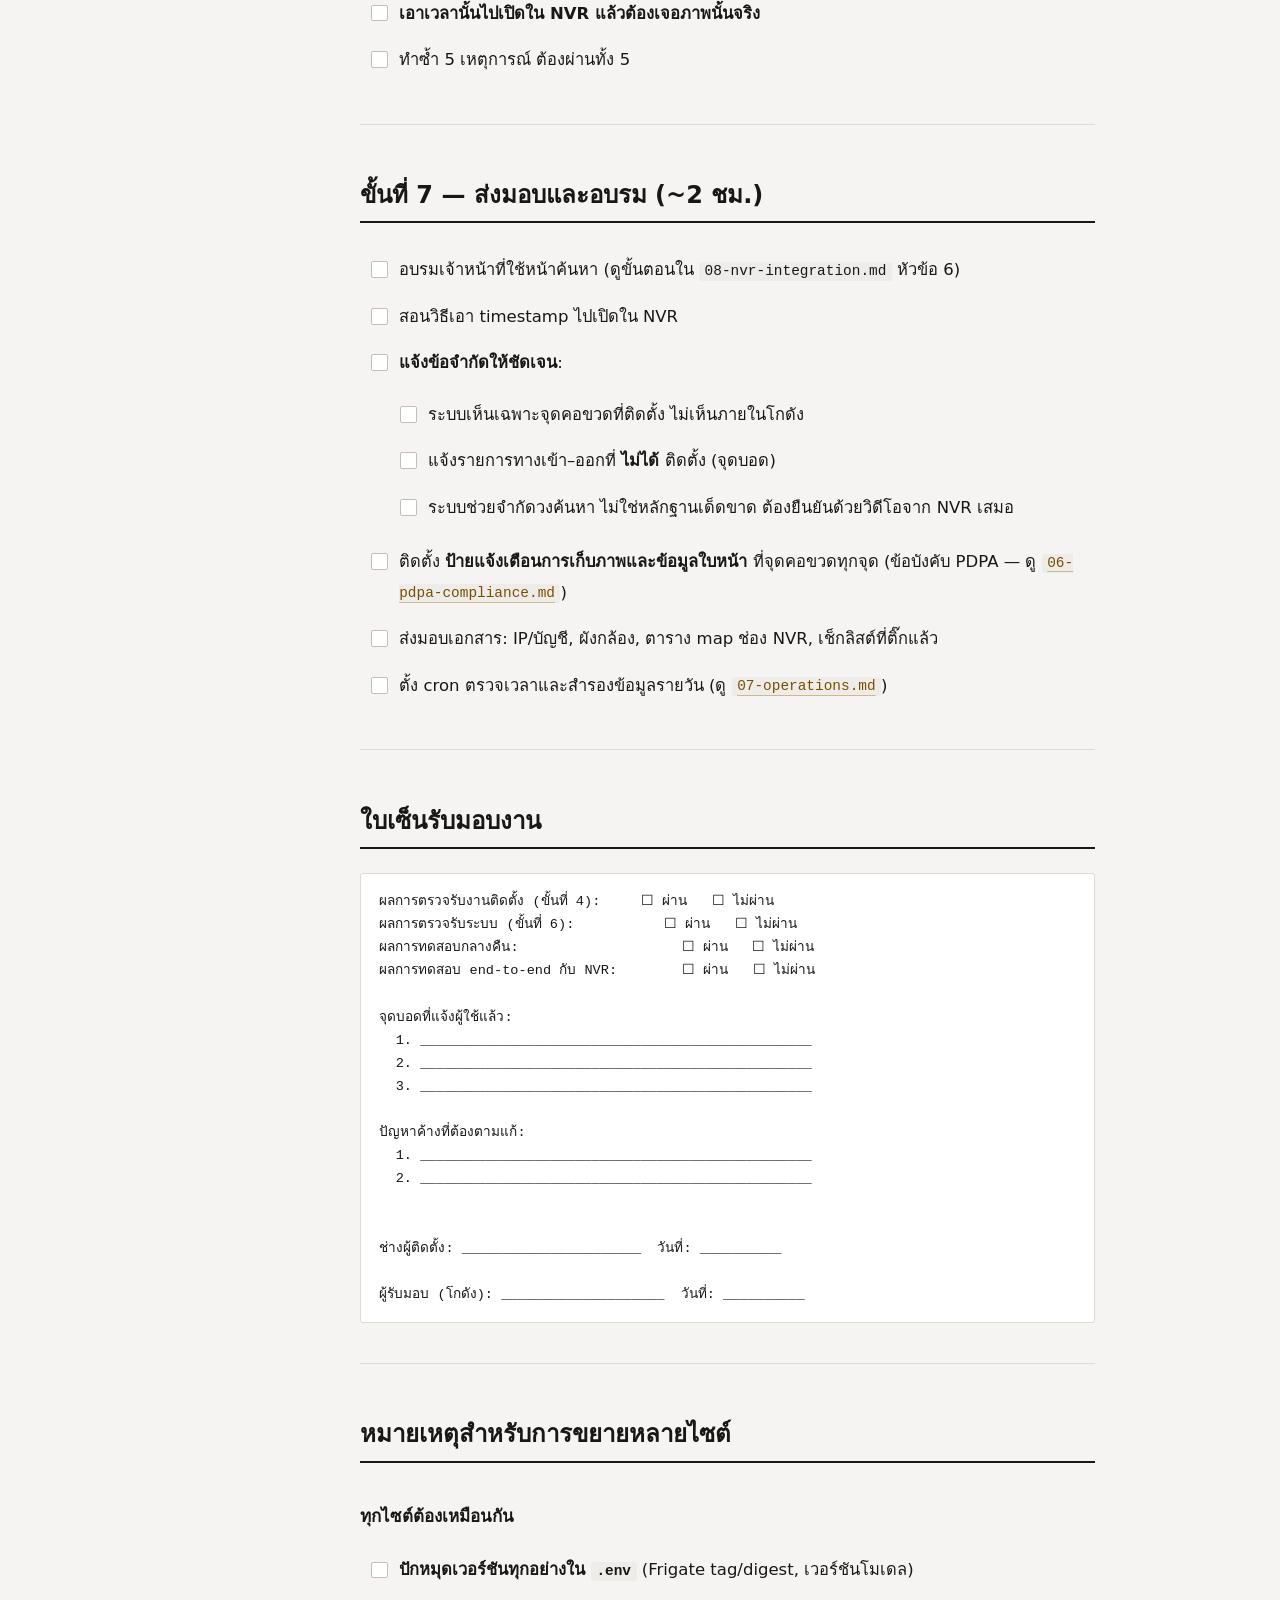
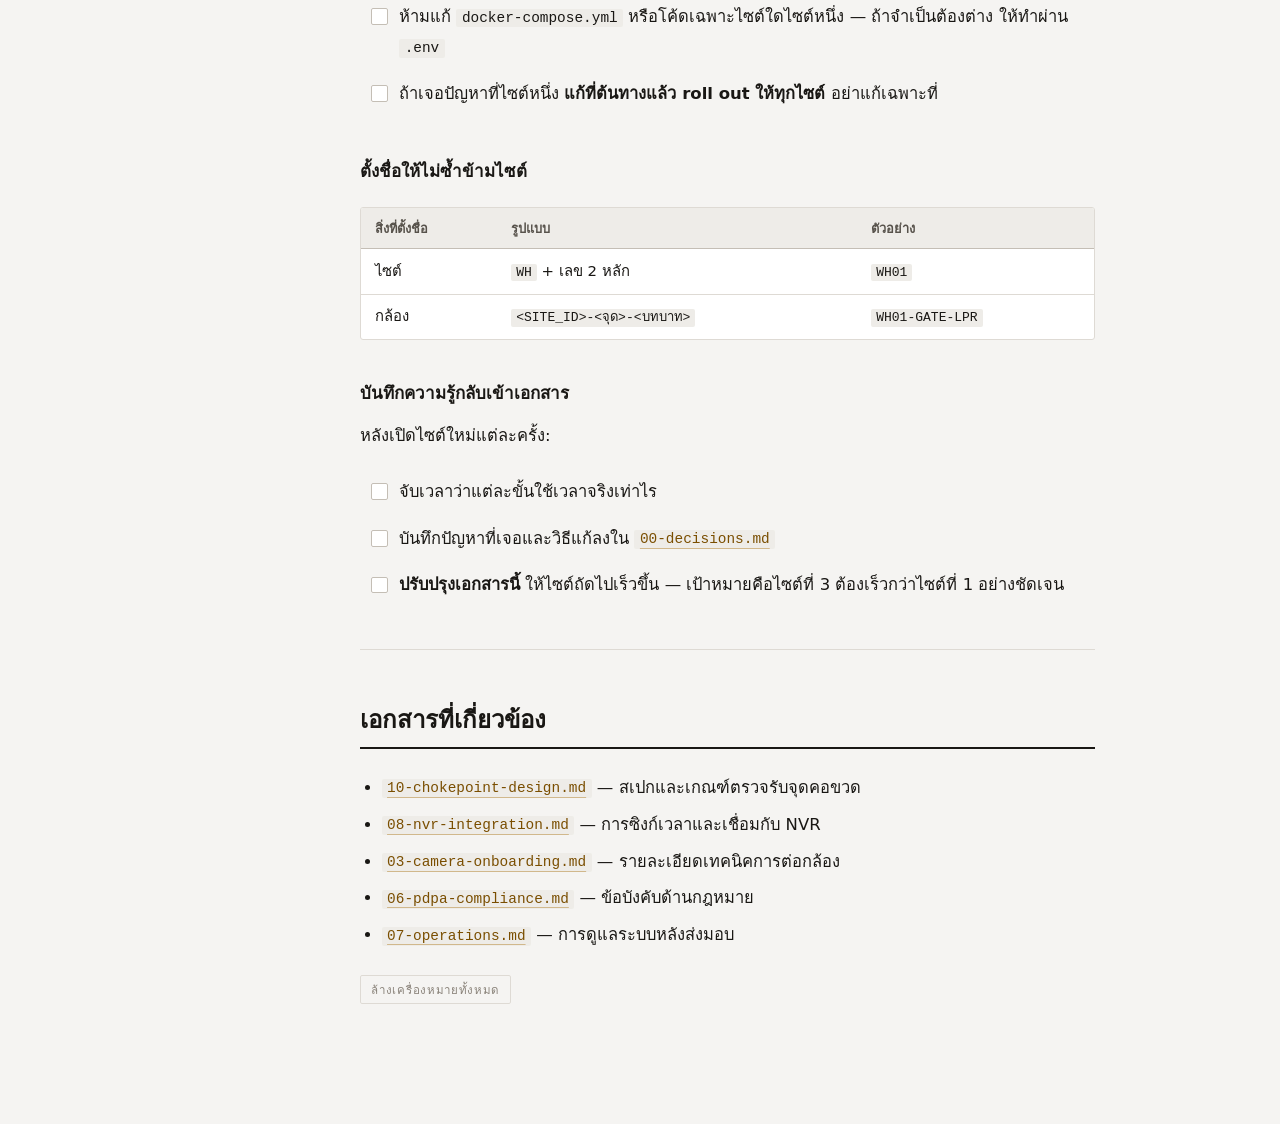
<file: docs/html/09-multi-site-runbook.html>
<!doctype html>
<html lang="th">
<head>
<meta charset="utf-8">
<meta name="viewport" content="width=device-width, initial-scale=1">
<title>09 — Runbook เปิดโกดังใหม่ — ระบบดัชนีสืบค้นภาพ</title>
<style>
:root {
  --ground:#F5F4F2; --surface:#FFFFFF; --surface-2:#EEECE8;
  --ink:#191714; --ink-2:#57524B; --ink-3:#8A837A;
  --rule:#DEDAD4; --rule-strong:#C4BEB5;
  --accent:#A66A00; --accent-ink:#7A4E00; --accent-wash:#F8F0DE;
  --pass:#216B45; --pass-wash:#E4F0E9; --fail:#A32219; --fail-wash:#F8E6E4;
  --shadow:0 1px 2px rgba(25,23,20,.05), 0 8px 24px -16px rgba(25,23,20,.28);
  --font-th:"Leelawadee UI","Noto Sans Thai","Thonburi","Sarabun","Segoe UI",Tahoma,system-ui,sans-serif;
  --font-mono:ui-monospace,"SF Mono","Cascadia Mono","Segoe UI Mono","Roboto Mono",Menlo,Consolas,monospace;
  --measure:70ch; --rail:16rem;
}
@media (prefers-color-scheme: dark) {
  :root {
    --ground:#141210; --surface:#1C1917; --surface-2:#24201C;
    --ink:#EFEAE2; --ink-2:#ADA49A; --ink-3:#7C736A;
    --rule:#332D27; --rule-strong:#4A423A;
    --accent:#E0A648; --accent-ink:#EFC077; --accent-wash:#2C2313;
    --pass:#5FBF8C; --pass-wash:#16301F; --fail:#E5796C; --fail-wash:#331A17;
    --shadow:0 1px 2px rgba(0,0,0,.4), 0 8px 24px -16px rgba(0,0,0,.7);
  }
}
:root[data-theme="dark"] {
  --ground:#141210; --surface:#1C1917; --surface-2:#24201C;
  --ink:#EFEAE2; --ink-2:#ADA49A; --ink-3:#7C736A;
  --rule:#332D27; --rule-strong:#4A423A;
  --accent:#E0A648; --accent-ink:#EFC077; --accent-wash:#2C2313;
  --pass:#5FBF8C; --pass-wash:#16301F; --fail:#E5796C; --fail-wash:#331A17;
  --shadow:0 1px 2px rgba(0,0,0,.4), 0 8px 24px -16px rgba(0,0,0,.7);
}
:root[data-theme="light"] {
  --ground:#F5F4F2; --surface:#FFFFFF; --surface-2:#EEECE8;
  --ink:#191714; --ink-2:#57524B; --ink-3:#8A837A;
  --rule:#DEDAD4; --rule-strong:#C4BEB5;
  --accent:#A66A00; --accent-ink:#7A4E00; --accent-wash:#F8F0DE;
  --pass:#216B45; --pass-wash:#E4F0E9; --fail:#A32219; --fail-wash:#F8E6E4;
  --shadow:0 1px 2px rgba(25,23,20,.05), 0 8px 24px -16px rgba(25,23,20,.28);
}

* { box-sizing:border-box; }
body {
  margin:0; background:var(--ground); color:var(--ink);
  font-family:var(--font-th); font-size:16.5px; line-height:1.85;
  -webkit-font-smoothing:antialiased; text-rendering:optimizeLegibility;
}
:where(a){ color:var(--accent-ink); text-decoration-color:color-mix(in srgb, var(--accent) 40%, transparent); text-underline-offset:.22em; }
:where(a):hover{ text-decoration-color:var(--accent); }
:where(a,button,input,summary):focus-visible{ outline:2px solid var(--accent); outline-offset:3px; border-radius:3px; }

.page{ display:grid; grid-template-columns:var(--rail) minmax(0,1fr); gap:3.5rem;
       max-width:78rem; margin:0 auto; padding:0 2rem 6rem; align-items:start; }
.main{ min-width:0; max-width:var(--measure); }
@media (max-width:60rem){ .page{ grid-template-columns:minmax(0,1fr); gap:0; padding:0 1.15rem 4rem; } .main{ max-width:none; } }

.masthead{ grid-column:1/-1; border-bottom:1px solid var(--rule);
           padding:3.5rem 0 2rem; margin-bottom:2.5rem; display:flex; flex-direction:column; gap:.9rem; }
.masthead__kicker{ font-family:var(--font-mono); font-size:.72rem; letter-spacing:.14em;
                   text-transform:uppercase; color:var(--ink-3); display:flex; flex-wrap:wrap; gap:.55rem .9rem; align-items:center; }
.masthead__kicker b{ color:var(--accent-ink); font-weight:600; }
.masthead__kicker a{ color:var(--ink-3); text-decoration:none; }
.masthead__kicker a:hover{ color:var(--accent-ink); }
.masthead h1{ margin:0; font-size:clamp(1.8rem,1.2rem + 2.2vw,2.5rem); line-height:1.35;
              font-weight:700; letter-spacing:-.005em; text-wrap:balance; }
.masthead__sub{ margin:0; max-width:56ch; color:var(--ink-2); font-size:1.02rem; }

.toc{ position:sticky; top:2rem; font-size:.875rem; line-height:1.6;
      border-left:1px solid var(--rule); padding-left:1.1rem; }
.toc__label{ font-family:var(--font-mono); font-size:.68rem; letter-spacing:.14em;
             text-transform:uppercase; color:var(--ink-3); margin-bottom:.85rem; }
.toc ol{ list-style:none; margin:0; padding:0; display:flex; flex-direction:column; gap:.1rem; }
.toc li{ margin:0; }
.toc a{ display:block; padding:.3rem 0; color:var(--ink-2); text-decoration:none; border-radius:2px; }
.toc a:hover{ color:var(--ink); }
.toc a.is-active{ color:var(--accent-ink); font-weight:600; }
@media (max-width:60rem){
  .toc{ position:static; border-left:0; border:1px solid var(--rule); border-radius:3px;
        background:var(--surface); padding:1rem 1.1rem; margin-bottom:2.5rem; }
  .toc ol{ columns:2; column-gap:1.5rem; }
  .toc li{ break-inside:avoid; }
}

h2{ margin:3.4rem 0 1.5rem; padding-bottom:.55rem; border-bottom:2px solid var(--ink);
    font-size:clamp(1.25rem,1.1rem + .7vw,1.5rem); line-height:1.4; font-weight:700;
    text-wrap:balance; scroll-margin-top:1.5rem; }
.main > h2:first-child{ margin-top:0; }
h3{ margin:2.6rem 0 .9rem; font-size:1.06rem; font-weight:700; line-height:1.5; scroll-margin-top:1.5rem; }
h4{ margin:1.9rem 0 .6rem; font-size:.95rem; font-weight:700; color:var(--ink-2); }
p{ margin:0 0 1rem; }
strong{ font-weight:700; }
ul,ol{ margin:0 0 1.1rem; padding-left:1.35rem; }
li{ margin-bottom:.4rem; }
li:last-child{ margin-bottom:0; }
li > ul, li > ol { margin-top:.4rem; }
hr{ border:0; border-top:1px solid var(--rule); margin:2.5rem 0; }

/* ★ ในต้นฉบับ = ระดับความสำคัญ */
.star{ color:var(--accent); font-size:.9em; }

blockquote{ margin:1.4rem 0; padding:.1rem 0 .1rem 1.1rem;
            border-left:3px solid var(--rule-strong); color:var(--ink-2); font-size:.96rem; }
blockquote strong{ color:var(--ink); }
blockquote > :last-child{ margin-bottom:0; }
/* blockquote ที่ขึ้นต้นด้วย ★ = คำเตือนสำคัญ */
blockquote.is-flag{ background:var(--surface); border:1px solid var(--rule);
                    border-left:4px solid var(--accent); border-radius:2px;
                    padding:1.05rem 1.25rem; box-shadow:var(--shadow); color:var(--ink); }

.tw{ overflow-x:auto; margin:1.4rem 0; border:1px solid var(--rule); border-radius:3px;
     background:var(--surface); -webkit-overflow-scrolling:touch; }
table{ border-collapse:collapse; width:100%; font-size:.93rem; line-height:1.65;
       font-variant-numeric:tabular-nums; }
thead th{ background:var(--surface-2); text-align:left; font-weight:700; font-size:.8rem;
          color:var(--ink-2); padding:.6rem .85rem; border-bottom:1px solid var(--rule-strong); white-space:nowrap; }
td{ padding:.62rem .85rem; border-bottom:1px solid var(--rule); vertical-align:top; text-align:left; }
tbody tr:last-child td{ border-bottom:0; }
td:empty{ min-width:4rem; }

code{ font-family:var(--font-mono); font-size:.875em; background:var(--surface-2);
      padding:.1em .38em; border-radius:2px; }
pre{ font-family:var(--font-mono); font-size:.85rem; line-height:1.7; background:var(--surface);
     border:1px solid var(--rule); border-radius:3px; padding:1rem 1.15rem; margin:1.3rem 0;
     overflow-x:auto; color:var(--ink); font-variant-numeric:tabular-nums; }
pre code{ background:none; padding:0; font-size:1em; white-space:pre; }

/* เช็กลิสต์ติ๊กได้ จำสถานะไว้ — ใช้ li.chk เพื่อรองรับรายการซ้อนชั้น */
ul:has(> li.chk){ list-style:none; margin:1.1rem 0 1.5rem; padding:0; }
li.chk > ul{ margin:.3rem 0 .5rem 1.8rem; }
li.chk{ margin:0; }
li.chk > label{ display:flex; gap:.7rem; align-items:flex-start; padding:.5rem .7rem;
                border-radius:3px; cursor:pointer; transition:background .12s ease; }
li.chk > label:hover{ background:var(--surface-2); }
li.chk input{ appearance:none; flex:0 0 auto; width:1.05rem; height:1.05rem; margin:.38rem 0 0;
              border:1.5px solid var(--rule-strong); border-radius:2px; background:var(--surface);
              cursor:pointer; position:relative; }
li.chk input:checked{ background:var(--pass); border-color:var(--pass); }
li.chk input:checked::after{ content:""; position:absolute; left:5px; top:1px; width:4px; height:9px;
                             border:solid var(--surface); border-width:0 2px 2px 0; transform:rotate(42deg); }
li.chk input:checked + span{ color:var(--ink-3); text-decoration:line-through; text-decoration-thickness:1px; }
li.chk > label > span{ flex:1; }
.checks-reset{ font-family:var(--font-mono); font-size:.72rem; letter-spacing:.06em; background:none;
               border:1px solid var(--rule); border-radius:2px; color:var(--ink-3);
               padding:.3rem .65rem; cursor:pointer; margin:.4rem 0 1.5rem; display:inline-block; }
.checks-reset:hover{ color:var(--ink); border-color:var(--rule-strong); }

/* หน้า index */
.cards{ list-style:none; padding:0; margin:0; display:grid; gap:.65rem; }
.cards li{ margin:0; }
.cards a{ display:flex; gap:1rem; align-items:baseline; text-decoration:none; color:inherit;
          background:var(--surface); border:1px solid var(--rule); border-radius:3px;
          padding:.9rem 1.1rem; transition:border-color .12s ease, transform .12s ease; }
.cards a:hover{ border-color:var(--accent); transform:translateX(2px); }
.cards .n{ font-family:var(--font-mono); font-size:.85rem; color:var(--ink-3); font-variant-numeric:tabular-nums; }
.cards .t{ font-weight:700; display:block; margin-bottom:.1rem; }
.cards .d{ color:var(--ink-2); font-size:.92rem; display:block; line-height:1.6; }
.cards .is-key .t{ color:var(--accent-ink); }
.cards a.is-key{ border-left:3px solid var(--accent); }

@media print{
  :root{ --ground:#fff; --surface:#fff; --surface-2:#f2f2f2; --ink:#000; --ink-2:#333; --ink-3:#666;
         --rule:#bbb; --rule-strong:#888; --accent:#000; --accent-ink:#000; --accent-wash:#f4f4f4; --shadow:none; }
  body{ font-size:10.5pt; line-height:1.65; }
  .toc,.checks-reset{ display:none; }
  .page{ display:block; max-width:none; padding:0; }
  h2,h3,h4{ page-break-after:avoid; }
  .tw,pre,blockquote{ page-break-inside:avoid; }
  a{ text-decoration:none; color:#000; }
}
@media (prefers-reduced-motion: reduce){ *{ animation:none !important; transition:none !important; scroll-behavior:auto !important; } }
html{ scroll-behavior:smooth; }
</style>
</head>
<body data-doc="09-multi-site-runbook">
<div class="page">
  <header class="masthead">
    <div class="masthead__kicker">
      <span>เอกสาร 09</span><span>·</span><span>ระบบดัชนีสืบค้นภาพจากกล้องวงจรปิด</span><span>·</span><a href="index.html"><b>สารบัญทั้งหมด</b></a>
    </div>
    <h1>Runbook เปิดโกดังใหม่</h1>
    <p class="masthead__sub">เอกสารนี้เป็น <strong>เช็กลิสต์ที่ติ๊กได้จริง</strong> ไม่ใช่คำบรรยาย เป้าหมาย: ช่างหน้างานเปิดไซต์ใหม่ได้เองโดยไม่ต้องโทรถามทีมพัฒนา  พิมพ์เอกสารนี้ออกมาแล้วติ๊กตามลำดับ เก็บไว้เป็นหลักฐานการส่งมอบ</p>
  </header>
  <nav class="toc" aria-label="สารบัญ">
    <div class="toc__label">สารบัญ</div>
    <ol>
      <li><a href="#ข้อมูลไซต์">ข้อมูลไซต์</a></li>
      <li><a href="#ขั้นที่-0-วางแผน-สำนักงาน-2-ชม">ขั้นที่ 0 — วางแผน (สำนักงาน, ~2 ชม.)</a></li>
      <li><a href="#ขั้นที่-1-สำรวจหน้างาน-ที่ไซต์-4-ชม">ขั้นที่ 1 — สำรวจหน้างาน (ที่ไซต์, ~4 ชม.)</a></li>
      <li><a href="#ขั้นที่-2-จัดซื้อ-1-3-สัปดาห์">ขั้นที่ 2 — จัดซื้อ (~1–3 สัปดาห์)</a></li>
      <li><a href="#ขั้นที่-3-งานติดตั้งหน้างาน-ที่ไซต์-1-2-วัน">ขั้นที่ 3 — งานติดตั้งหน้างาน (ที่ไซต์, ~1–2 วัน)</a></li>
      <li><a href="#ขั้นที่-4-ตรวจรับงานติดตั้ง-ที่ไซต์">ขั้นที่ 4 — ตรวจรับงานติดตั้ง (ที่ไซต์)</a></li>
      <li><a href="#ขั้นที่-5-ติดตั้งซอฟต์แวร์-2-ชม">ขั้นที่ 5 — ติดตั้งซอฟต์แวร์ (~2 ชม.)</a></li>
      <li><a href="#ขั้นที่-6-ตรวจรับระบบ">ขั้นที่ 6 — ตรวจรับระบบ</a></li>
      <li><a href="#ขั้นที่-7-ส่งมอบและอบรม-2-ชม">ขั้นที่ 7 — ส่งมอบและอบรม (~2 ชม.)</a></li>
      <li><a href="#ใบเซ็นรับมอบงาน">ใบเซ็นรับมอบงาน</a></li>
      <li><a href="#หมายเหตุสำหรับการขยายหลายไซต์">หมายเหตุสำหรับการขยายหลายไซต์</a></li>
      <li><a href="#เอกสารที่เกี่ยวข้อง">เอกสารที่เกี่ยวข้อง</a></li>
    </ol>
  </nav>
  <main class="main">
<hr />
<h2 id="ข้อมูลไซต์">ข้อมูลไซต์</h2>
<pre><code>SITE_ID:        WH____              ชื่อโกดัง: ________________________
ที่อยู่:         ________________________________________________
ผู้ประสานงาน:    ______________________  โทร: __________________
ช่างผู้ติดตั้ง:   ______________________  วันที่เริ่ม: ______________
วันที่ส่งมอบ:    ______________________
</code></pre>
<hr />
<h2 id="ขั้นที่-0-วางแผน-สำนักงาน-2-ชม">ขั้นที่ 0 — วางแผน (สำนักงาน, ~2 ชม.)</h2>
<ul>
<li class="chk"><label><input type="checkbox"><span>กำหนด <code>SITE_ID</code> ตามรูปแบบ <code>WH01</code>, <code>WH02</code>, ... (ห้ามซ้ำกับไซต์อื่น)</span></label></li>
<li class="chk"><label><input type="checkbox"><span>ขอผังพื้นที่โกดัง หรือภาพถ่ายดาวเทียม</span></label></li>
<li class="chk"><label><input type="checkbox"><span>นัดหมายเข้าสำรวจหน้างาน</span></label></li>
<li class="chk"><label><input type="checkbox"><span>เตรียมแบบสำรวจจาก <a href="10-chokepoint-design.html"><code>10-chokepoint-design.md</code></a> หัวข้อ 6</span></label></li>
</ul>
<hr />
<h2 id="ขั้นที่-1-สำรวจหน้างาน-ที่ไซต์-4-ชม">ขั้นที่ 1 — สำรวจหน้างาน (ที่ไซต์, ~4 ชม.)</h2>
<blockquote class="is-flag">
<p><strong>ห้ามสั่งซื้อของก่อนทำขั้นนี้เสร็จ</strong></p>
</blockquote>
<h3 id="1-1-สำรวจทางเข้า-ออกทั้งหมด">1.1 สำรวจทางเข้า–ออกทั้งหมด</h3>
<ul>
<li class="chk"><label><input type="checkbox"><span>เดินรอบพื้นที่ <strong>ทั้งรอบ</strong> ทำรายการทางเข้า–ออกทุกจุด</span></label></li>
<li class="chk"><label><input type="checkbox"><span>กรอกตาราง &quot;รายการทางเข้า–ออกทั้งหมด&quot; ใน <code>10-chokepoint-design.md</code> หัวข้อ 6.1</span></label></li>
<li class="chk"><label><input type="checkbox"><span>ถามเจ้าหน้าที่ประจำว่ามีทางลัด/ช่องรั้วที่คนใช้จริงหรือไม่ (มักไม่อยู่ในผัง)</span></label></li>
<li class="chk"><label><input type="checkbox"><span>ตัดสินใจว่าจะติดจุดไหนบ้าง และ <strong>บันทึกจุดที่ไม่ติดพร้อมเหตุผล</strong></span></label></li>
</ul>
<h3 id="1-2-สำรวจแต่ละจุดคอขวดที่จะติดตั้ง">1.2 สำรวจแต่ละจุดคอขวดที่จะติดตั้ง</h3>
<p>สำหรับแต่ละจุด กรอกแบบบันทึกใน <code>10-chokepoint-design.md</code> หัวข้อ 6.2:</p>
<ul>
<li class="chk"><label><input type="checkbox"><span>วัดระยะที่ติดกล้องได้ และความสูงที่ติดได้</span></label></li>
<li class="chk"><label><input type="checkbox"><span>ตรวจทิศที่กล้องจะหัน (เลี่ยงตะวันออก/ตะวันตก)</span></label></li>
<li class="chk"><label><input type="checkbox"><span>วัดความเร็วรถปัจจุบัน และดูว่ามีลูกระนาด/ไม้กั้นอยู่แล้วหรือไม่</span></label></li>
<li class="chk"><label><input type="checkbox"><span>ตรวจไฟฟ้าและสาย LAN ว่าถึงจุดหรือไม่ ถ้าไม่ วัดระยะที่ต้องเดินเพิ่ม</span></label></li>
<li class="chk"><label><input type="checkbox"><span>ประเมินกล้องเดิม: ปรับ shutter ล็อก 1/500 ได้ไหม, มีโหมด LPR ไหม</span></label></li>
<li class="chk"><label><input type="checkbox"><span><strong>ทดสอบจำนวน RTSP session</strong> — ต่อดูสตรีมพร้อมกัน 2–3 เครื่องขณะ NVR ยังใช้งานอยู่</span></label></li>
<li class="chk"><label><input type="checkbox"><span>ตรวจ backlight ที่จุดคอขวดคน (ยืนที่ตำแหน่งคนเดินแล้วมองไปทางกล้อง)</span></label></li>
</ul>
<h3 id="1-3-สำรวจ-nvr-และเครือข่าย">1.3 สำรวจ NVR และเครือข่าย</h3>
<ul>
<li class="chk"><label><input type="checkbox"><span>บันทึกยี่ห้อ/รุ่น NVR, IP, บัญชีที่ใช้เข้าดู</span></label></li>
<li class="chk"><label><input type="checkbox"><span>บันทึกว่า NVR เก็บวิดีโอย้อนหลังกี่วัน</span></label></li>
<li class="chk"><label><input type="checkbox"><span>บันทึกช่อง (channel) ของกล้องแต่ละตัว</span></label></li>
<li class="chk"><label><input type="checkbox"><span>ตรวจว่าไซต์มีอินเทอร์เน็ตหรือไม่ (มีผลกับ NTP และการอัปเดต)</span></label></li>
<li class="chk"><label><input type="checkbox"><span>จด subnet ของวง LAN และดูว่ามี IP ว่างสำหรับเครื่องใหม่</span></label></li>
<li class="chk"><label><input type="checkbox"><span>ตรวจว่ามีปลั๊กไฟและพื้นที่วางมินิพีซี (ควรอยู่ในตู้ Rack หรือห้องที่มีแอร์)</span></label></li>
</ul>
<h3 id="1-4-สรุปผลสำรวจ">1.4 สรุปผลสำรวจ</h3>
<ul>
<li class="chk"><label><input type="checkbox"><span>สรุปว่าต้องซื้อกล้องใหม่กี่ตัว ไฟกี่ชุด ต้องทำลูกระนาดหรือไม่</span></label></li>
<li class="chk"><label><input type="checkbox"><span>ประเมินงบตามตารางใน <code>10-chokepoint-design.md</code> หัวข้อ 9</span></label></li>
<li class="chk"><label><input type="checkbox"><span>ส่งสรุปให้ผู้อนุมัติ</span></label></li>
</ul>
<hr />
<h2 id="ขั้นที่-2-จัดซื้อ-1-3-สัปดาห์">ขั้นที่ 2 — จัดซื้อ (~1–3 สัปดาห์)</h2>
<ul>
<li class="chk"><label><input type="checkbox"><span>มินิพีซี — ดูทางเลือกและเกณฑ์ใน <code>02-hardware-sizing.md</code> หัวข้อ 1:
<strong>แนะนำ</strong> Micro/Tiny มือสอง ซีพียูรุ่นลงท้าย T (เช่น i5-8500T) + SSD เพิ่ม
หรือ N100/N305 ใหม่ถ้าไม่อยากยุ่งกับของมือสอง</span></label><ul>
<li class="chk"><label><input type="checkbox"><span>ถ้าซื้อมือสอง: ตรวจรุ่นซีพียูว่า <strong>ไม่ใช่รุ่นที่ไม่มี AVX2</strong> (ดูตารางห้ามซื้อใน <code>02-hardware-sizing.md</code> หัวข้อ 1.3) และผ่านเช็กลิสต์หัวข้อ 1.5 ก่อนโอนเงิน</span></label></li>
</ul>
</li>
<li class="chk"><label><input type="checkbox"><span>กล้อง LPR (1080p เซนเซอร์ ≥1/1.8&quot;, varifocal, ล็อก shutter ได้, มีโหมด LPR)</span></label></li>
<li class="chk"><label><input type="checkbox"><span>กล้อง overview (ถ้าไม่ใช้ของเดิม)</span></label></li>
<li class="chk"><label><input type="checkbox"><span>กล้องใบหน้า (ถ้าไม่ใช้ของเดิม)</span></label></li>
<li class="chk"><label><input type="checkbox"><span>IR illuminator 850nm และ/หรือ ไฟ LED ขาว</span></label></li>
<li class="chk"><label><input type="checkbox"><span>อุปกรณ์เดินสาย PoE switch สาย LAN</span></label></li>
<li class="chk"><label><input type="checkbox"><span>ลูกระนาด (ถ้าต้องทำเพิ่ม)</span></label></li>
</ul>
<blockquote>
<p><strong>อย่าลดสเปกกล้อง LPR เพื่อประหยัด</strong> — ดูเหตุผลใน <code>10-chokepoint-design.md</code> หัวข้อ 9
เครื่องประมวลผลคือจุดที่ประหยัดได้จริงโดยไม่กระทบความแม่นยำ — ย้ายส่วนต่างไปลงกล้อง LPR แทน</p>
</blockquote>
<hr />
<h2 id="ขั้นที่-3-งานติดตั้งหน้างาน-ที่ไซต์-1-2-วัน">ขั้นที่ 3 — งานติดตั้งหน้างาน (ที่ไซต์, ~1–2 วัน)</h2>
<h3 id="3-1-งานโยธาและไฟฟ้า">3.1 งานโยธาและไฟฟ้า</h3>
<ul>
<li class="chk"><label><input type="checkbox"><span>ติดตั้งลูกระนาด <strong>ห่างจากโซนถ่ายภาพ 5–10 เมตร</strong></span></label></li>
<li class="chk"><label><input type="checkbox"><span>ตีเส้นบนพื้นกำหนดโซนถ่ายภาพให้เห็นชัด</span></label></li>
<li class="chk"><label><input type="checkbox"><span>เดินไฟฟ้าและสาย LAN ถึงจุดกล้องและจุดไฟส่องสว่าง</span></label></li>
<li class="chk"><label><input type="checkbox"><span>ติดตั้ง PoE switch</span></label></li>
</ul>
<h3 id="3-2-ติดตั้งกล้อง-lpr">3.2 ติดตั้งกล้อง LPR</h3>
<ul>
<li class="chk"><label><input type="checkbox"><span>ติดที่ความสูง <strong>1.0–1.5 ม.</strong> (ไม่ใช่ 3–4 ม. ตามความเคยชิน)</span></label></li>
<li class="chk"><label><input type="checkbox"><span><strong>หันจับท้ายรถ</strong> เพื่อให้ได้ป้ายมอเตอร์ไซค์ด้วย</span></label></li>
<li class="chk"><label><input type="checkbox"><span>ปรับมุมเบี่ยงแนวนอน ≤ 30° และแนวดิ่ง ≤ 30°</span></label></li>
<li class="chk"><label><input type="checkbox"><span>ปรับ zoom ให้ความกว้างภาพที่ระนาบป้าย ≤ 3.2 ม. (สำหรับ 1080p)</span></label></li>
<li class="chk"><label><input type="checkbox"><span>ตั้งค่ากล้องตาม <code>10-chokepoint-design.md</code> หัวข้อ 3.8:</span></label><ul>
<li class="chk"><label><input type="checkbox"><span><strong>ล็อก shutter 1/500s</strong> (ห้าม auto)</span></label></li>
<li class="chk"><label><input type="checkbox"><span>จำกัด gain สูงสุด ~50</span></label></li>
<li class="chk"><label><input type="checkbox"><span>เปิด WDR</span></label></li>
<li class="chk"><label><input type="checkbox"><span>ลด/ปิด 3D DNR</span></label></li>
<li class="chk"><label><input type="checkbox"><span>bitrate substream ≥ 4 Mbps, codec H.264</span></label></li>
<li class="chk"><label><input type="checkbox"><span>ปิดเสียง</span></label></li>
<li class="chk"><label><input type="checkbox"><span>ปิด OSD timestamp หรือย้ายไม่ให้ทับโซนป้าย</span></label></li>
</ul>
</li>
</ul>
<h3 id="3-3-ติดตั้งกล้อง-overview-และกล้องใบหน้า">3.3 ติดตั้งกล้อง overview และกล้องใบหน้า</h3>
<ul>
<li class="chk"><label><input type="checkbox"><span>กล้อง overview: FOV กว้าง <strong>ภาพสี ห้ามเปิด IR</strong></span></label></li>
<li class="chk"><label><input type="checkbox"><span>กล้องใบหน้า: สูง <strong>1.6–1.8 ม.</strong> มุมก้ม ≤ 15° ระยะจับภาพ 1.5–3 ม.</span></label></li>
<li class="chk"><label><input type="checkbox"><span>ตรวจว่าไม่มี backlight ด้านหลังคน</span></label></li>
</ul>
<h3 id="3-4-ติดตั้งไฟส่องสว่าง">3.4 ติดตั้งไฟส่องสว่าง</h3>
<ul>
<li class="chk"><label><input type="checkbox"><span>เล็งไม่ให้แสงเข้าเลนส์กล้องโดยตรง</span></label></li>
<li class="chk"><label><input type="checkbox"><span>เล็งไม่ให้แยงตาคนขับ</span></label></li>
<li class="chk"><label><input type="checkbox"><span>ตรวจว่าแสงตกบนโซนถ่ายภาพสม่ำเสมอ</span></label></li>
</ul>
<h3 id="3-5-ตั้ง-ip-และตั้งชื่อ">3.5 ตั้ง IP และตั้งชื่อ</h3>
<ul>
<li class="chk"><label><input type="checkbox"><span>ตั้ง <strong>IP แบบคงที่</strong> ให้กล้องทุกตัวและมินิพีซี (ห้ามใช้ DHCP)</span></label></li>
<li class="chk"><label><input type="checkbox"><span>ตั้งชื่อกล้องตามรูปแบบ: <code>&lt;SITE_ID&gt;-&lt;จุด&gt;-&lt;บทบาท&gt;</code></span></label><ul>
<li>ตัวอย่าง: <code>WH01-GATE-LPR</code>, <code>WH01-GATE-OVERVIEW</code>, <code>WH01-DOOR-FACE</code></li>
</ul>
</li>
<li class="chk"><label><input type="checkbox"><span>บันทึก IP / บัญชี / รหัสผ่าน ลงในเอกสารส่งมอบ (<strong>ห้ามใส่ใน git</strong>)</span></label></li>
</ul>
<hr />
<h2 id="ขั้นที่-4-ตรวจรับงานติดตั้ง-ที่ไซต์">ขั้นที่ 4 — ตรวจรับงานติดตั้ง (ที่ไซต์)</h2>
<blockquote>
<p><strong>ต้องผ่านทุกข้อก่อนไปขั้นที่ 5</strong> ถ้าไม่ผ่าน กลับไปแก้การติดตั้ง</p>
</blockquote>
<p>ใช้เช็กลิสต์เต็มจาก <a href="10-chokepoint-design.html"><code>10-chokepoint-design.md</code></a> หัวข้อ 7</p>
<h3 id="4-1-ทดสอบกลางวัน">4.1 ทดสอบกลางวัน</h3>
<ul>
<li class="chk"><label><input type="checkbox"><span>รถยนต์ 20 คัน — ตัวอักษรบนป้าย ≥ 25 px ทุกคัน</span></label></li>
<li class="chk"><label><input type="checkbox"><span>มอเตอร์ไซค์ 20 คัน — ตัวอักษร ≥ 25 px ทุกคัน</span></label></li>
<li class="chk"><label><input type="checkbox"><span>ป้ายอยู่ในเฟรมเต็มใบ ทั้งรถสูงและรถเตี้ย</span></label></li>
<li class="chk"><label><input type="checkbox"><span>ทดสอบซ้ำตอน 07:00 และ 17:00 (แสงอาทิตย์แยง)</span></label></li>
<li class="chk"><label><input type="checkbox"><span>ความเร็วรถผ่านโซนถ่ายภาพ ≤ 10 km/h</span></label></li>
</ul>
<h3 id="4-2-ทดสอบกลางคืน-ห้ามข้าม">4.2 <span class="star">★</span> ทดสอบกลางคืน (ห้ามข้าม)</h3>
<ul>
<li class="chk"><label><input type="checkbox"><span>รถ 20 คันหลัง 20:00 น. — อ่านป้ายด้วยตาเปล่าได้ ≥ 19 คัน</span></label></li>
<li class="chk"><label><input type="checkbox"><span>ทดสอบมอเตอร์ไซค์กลางคืนแยกต่างหาก</span></label></li>
<li class="chk"><label><input type="checkbox"><span>ไฟหน้ารถไม่ทำป้ายขาวโพลน (ทดสอบกับรถเปิดไฟสูง)</span></label></li>
<li class="chk"><label><input type="checkbox"><span>กล้องไม่สลับเป็น shutter ช้าอัตโนมัติตอนมืด</span></label></li>
</ul>
<h3 id="4-3-ทดสอบใบหน้า">4.3 ทดสอบใบหน้า</h3>
<ul>
<li class="chk"><label><input type="checkbox"><span>ระยะห่างระหว่างตา ≥ 60 px</span></label></li>
<li class="chk"><label><input type="checkbox"><span>ไม่มี backlight ทั้งกลางวันและกลางคืน</span></label></li>
</ul>
<h3 id="4-4-เก็บชุดภาพตัวอย่าง">4.4 เก็บชุดภาพตัวอย่าง</h3>
<ul>
<li class="chk"><label><input type="checkbox"><span>เก็บภาพทดสอบไว้ที่ <code>samples/&lt;SITE_ID&gt;/day/</code> และ <code>samples/&lt;SITE_ID&gt;/night/</code></span></label></li>
<li class="chk"><label><input type="checkbox"><span><strong>ห้ามลบ</strong> — จะใช้เป็น ground truth วัดความแม่นของ LPR</span></label></li>
</ul>
<hr />
<h2 id="ขั้นที่-5-ติดตั้งซอฟต์แวร์-2-ชม">ขั้นที่ 5 — ติดตั้งซอฟต์แวร์ (~2 ชม.)</h2>
<h3 id="5-1-เตรียมเครื่อง">5.1 เตรียมเครื่อง</h3>
<ul>
<li class="chk"><label><input type="checkbox"><span>ติดตั้ง Debian 12 หรือ Ubuntu 24.04 LTS</span></label></li>
<li class="chk"><label><input type="checkbox"><span>ตั้ง timezone:</span></label></li>
</ul>
<pre><code class="language-bash">sudo timedatectl set-timezone Asia/Bangkok
</code></pre>
<ul>
<li class="chk"><label><input type="checkbox"><span>ติดตั้ง Docker และ Docker Compose:</span></label></li>
</ul>
<pre><code class="language-bash">curl -fsSL https://get.docker.com | sudo sh
</code></pre>
<ul>
<li class="chk"><label><input type="checkbox"><span>เพิ่มผู้ใช้เข้ากลุ่ม docker และ render (สำหรับ iGPU):</span></label></li>
</ul>
<pre><code class="language-bash">sudo usermod -aG docker,render,video $USER
</code></pre>
<ul>
<li class="chk"><label><input type="checkbox"><span>ออกจากระบบแล้วเข้าใหม่ จากนั้นตรวจว่าเห็น iGPU:</span></label></li>
</ul>
<pre><code class="language-bash">ls -l /dev/dri
</code></pre>
<p>ต้องเห็น <code>renderD128</code> ถ้าไม่เห็น แปลว่า driver Intel ยังไม่พร้อม</p>
<h3 id="5-2-ตั้ง-ntp">5.2 ตั้ง NTP</h3>
<ul>
<li class="chk"><label><input type="checkbox"><span><strong>ถ้าไซต์มีอินเทอร์เน็ต</strong>: ตรวจว่า <code>timedatectl status</code> แสดง <code>System clock synchronized: yes</code></span></label></li>
<li class="chk"><label><input type="checkbox"><span><strong>ถ้าไซต์ไม่มีอินเทอร์เน็ต</strong>: ตั้งเครื่องนี้เป็น NTP server</span></label></li>
</ul>
<pre><code class="language-bash">sudo apt install -y chrony
</code></pre>
<p>แล้วเพิ่มบรรทัด <code>allow 192.168.1.0/24</code> (แก้เป็น subnet จริงของไซต์) ใน <code>/etc/chrony/chrony.conf</code> แล้วรีสตาร์ต:</p>
<pre><code class="language-bash">sudo systemctl restart chrony
</code></pre>
<ul>
<li class="chk"><label><input type="checkbox"><span>ตั้ง NTP ใน NVR ชี้มาที่ NTP source ที่เลือก (ดู <a href="08-nvr-integration.html"><code>08-nvr-integration.md</code></a> หัวข้อ 3.2)</span></label></li>
<li class="chk"><label><input type="checkbox"><span>สั่ง NVR &quot;Sync with NVR&quot; เพื่อดันเวลาไปให้กล้องทุกตัว</span></label></li>
<li class="chk"><label><input type="checkbox"><span>ตั้ง NTP ในกล้อง ONVIF ที่ไม่ได้ต่อกับ NVR Dahua เอง</span></label></li>
</ul>
<h3 id="5-3-ติดตั้งระบบ">5.3 ติดตั้งระบบ</h3>
<ul>
<li class="chk"><label><input type="checkbox"><span>คัดลอกโปรเจกต์ลงเครื่อง</span></label></li>
<li class="chk"><label><input type="checkbox"><span>คัดลอก <code>.env.example</code> เป็น <code>.env</code> แล้วแก้ค่า:</span></label><ul>
<li class="chk"><label><input type="checkbox"><span><code>SITE_ID</code> และ <code>SITE_NAME</code></span></label></li>
<li class="chk"><label><input type="checkbox"><span>รหัสผ่านฐานข้อมูล (สุ่มใหม่ทุกไซต์)</span></label></li>
<li class="chk"><label><input type="checkbox"><span>บัญชี/รหัสผ่านกล้อง (<strong>URL-encode อักขระพิเศษ</strong> <code>@</code> <code>:</code> <code>/</code> <code>#</code>)</span></label></li>
<li class="chk"><label><input type="checkbox"><span>IP ของ NVR</span></label></li>
<li class="chk"><label><input type="checkbox"><span><strong>ห้ามแก้เวอร์ชันที่ปักหมุดไว้</strong> — ทุกไซต์ต้องรันเวอร์ชันเดียวกัน</span></label></li>
</ul>
</li>
<li class="chk"><label><input type="checkbox"><span>แก้ <code>frigate/config.yml</code> ใส่ RTSP URL และโซนของกล้องจริง</span></label></li>
<li class="chk"><label><input type="checkbox"><span>ตรวจไวยากรณ์ก่อนสตาร์ต:</span></label></li>
</ul>
<pre><code class="language-bash">docker compose config
</code></pre>
<ul>
<li class="chk"><label><input type="checkbox"><span>สตาร์ต<strong>เฉพาะ infrastructure ก่อน</strong> (frigate, mosquitto, postgres, redis — ยังไม่ใช่ indexer/api/web):</span></label></li>
</ul>
<pre><code class="language-bash">docker compose up -d
</code></pre>
<ul>
<li class="chk"><label><input type="checkbox"><span>รอ postgres พร้อม (<code>docker compose ps</code> เห็น <code>healthy</code>) แล้ว<strong>สร้างตาราง</strong> (ยังไม่มีใครสร้างให้อัตโนมัติ):</span></label></li>
</ul>
<pre><code class="language-bash">pip install -r services/common/requirements.txt requests   # sqlalchemy/alembic/pgvector/psycopg + requests (check_time_sync.py) บนเครื่อง host
cd db
DATABASE_URL=&quot;postgresql+psycopg://&lt;user&gt;:&lt;pass&gt;@localhost:&lt;POSTGRES_PORT&gt;/&lt;db&gt;&quot; python -m alembic upgrade head
cd ..
</code></pre>
<ul>
<li class="chk"><label><input type="checkbox"><span><strong><span class="star">★</span> ห้ามข้าม — ใส่ข้อมูลไซต์+กล้องลง DB</strong> (ไม่มีขั้นนี้ = <code>worker.py</code> จะเจอ &quot;ไม่รู้จักกล้อง&quot; แล้วข้ามทุก event เงียบ ๆ ไม่มี error ให้เห็น ดูเหมือนระบบทำงานปกติทั้งที่ไม่มีข้อมูลออกมาเลย):</span></label></li>
</ul>
<pre><code class="language-bash">cp scripts/site_config.example.json site_config.json   # แก้ site/cameras ให้ตรงกับไซต์จริง (nvr_channel, zone_config ฯลฯ)
python scripts/seed_site.py --config site_config.json --database-url &quot;postgresql+psycopg://&lt;user&gt;:&lt;pass&gt;@localhost:&lt;POSTGRES_PORT&gt;/&lt;db&gt;&quot;
</code></pre>
<ul>
<li class="chk"><label><input type="checkbox"><span><strong>ดาวน์โหลดไฟล์โมเดล AI</strong> (ไม่ได้อยู่ใน git — ดู <code>docs/11-testing.md</code>):</span></label></li>
</ul>
<pre><code class="language-bash">python scripts/fetch_models.py
</code></pre>
<ul>
<li class="chk"><label><input type="checkbox"><span><strong>สร้าง self-signed cert สำหรับหน้าเว็บ</strong> (ดู ADR-025) — ใส่ IP เครื่องในวง LAN + Tailscale hostname เป็น SAN ให้ครบ:</span></label></li>
</ul>
<pre><code class="language-bash">scripts/gen_selfsigned_cert.sh &quot;$DATA_ROOT/certs&quot; &lt;ip-เครื่องใน-LAN&gt; &lt;tailscale-hostname&gt;
# ตัวอย่าง: scripts/gen_selfsigned_cert.sh /data/certs 192.168.1.20 wh01-index.tailXXXX.ts.net
</code></pre>
<ul>
<li>
<p>[ ] (แนะนำ) ติดตั้ง <code>$DATA_ROOT/certs/web.crt</code> เป็น trusted certificate ในเครื่อง 2-3 เครื่องที่เจ้าหน้าที่ใช้ค้นหาประจำ — ไม่งั้น browser จะขึ้นคำเตือน &quot;ไม่ปลอดภัย&quot; ทุกครั้ง (ปกติของ self-signed กดผ่านได้ แต่ติดตั้งครั้งเดียวจะไม่เตือนอีก)</p>
</li>
<li>
<p>[ ] สตาร์ตระบบส่วนที่เหลือ (indexer, api, web) — <strong>ต้องมี <code>--profile app</code></strong> ไม่งั้นจะสตาร์ตแค่ infra เหมือนเดิม:</p>
</li>
</ul>
<pre><code class="language-bash">docker compose --profile app up -d
</code></pre>
<ul>
<li class="chk"><label><input type="checkbox"><span>ดู log ว่าไม่มี error (ทั้ง Docker และไฟล์ที่อยู่ทนกว่าใน <code>${DATA_ROOT}/logs/</code> — ดู <code>07-operations.md</code> หัวข้อ 2.4):</span></label></li>
</ul>
<pre><code class="language-bash">docker compose logs -f --tail=100
</code></pre>
<hr />
<h2 id="ขั้นที่-6-ตรวจรับระบบ">ขั้นที่ 6 — ตรวจรับระบบ</h2>
<h3 id="6-1-ตรวจการเชื่อมต่อกล้อง">6.1 ตรวจการเชื่อมต่อกล้อง</h3>
<ul>
<li class="chk"><label><input type="checkbox"><span>สำรวจกล้องด้วยสคริปต์:</span></label></li>
</ul>
<pre><code class="language-bash">python scripts/probe_cameras.py
</code></pre>
<ul>
<li class="chk"><label><input type="checkbox"><span>ทุกกล้องขึ้น <code>OK</code> มี substream และ fps ตรงตามที่ตั้ง</span></label></li>
</ul>
<h3 id="6-2-ตรวจการซิงก์เวลา">6.2 <span class="star">★</span> ตรวจการซิงก์เวลา</h3>
<ul>
<li class="chk"><label><input type="checkbox"><span>รัน (ใช้ <code>site_config.json</code> ตัวเดียวกับตอน seed — ต้องมีฟิลด์ <code>ip</code> ต่อกล้องด้วย):</span></label></li>
</ul>
<pre><code class="language-bash">python scripts/check_time_sync.py --config site_config.json --database-url &quot;$DATABASE_URL&quot;
</code></pre>
<ul>
<li class="chk"><label><input type="checkbox"><span><strong>ทุกอุปกรณ์ต่างกัน &lt; 2 วินาที</strong> ถ้าไม่ผ่าน แก้ตาม <code>08-nvr-integration.md</code> หัวข้อ 7.3</span></label></li>
<li class="chk"><label><input type="checkbox"><span>ถ้าอุปกรณ์ไหนตอบ ERROR (ไม่ใช่แค่เกินเกณฑ์) — เช็คว่ารองรับ ONVIF จริงไหมก่อน (<code>--single &lt;ip&gt;</code> ทดสอบทีละตัว) กล้อง/NVR บางรุ่นอาจต้องเปิด ONVIF ในเมนูตั้งค่าก่อนถึงจะตอบ</span></label></li>
</ul>
<h3 id="6-3-ตรวจสมรรถนะ-frigate">6.3 ตรวจสมรรถนะ Frigate</h3>
<ul>
<li class="chk"><label><input type="checkbox"><span>เปิด <code>http://&lt;ip-เครื่อง&gt;:5000</code> เห็นภาพสดทุกกล้อง</span></label></li>
<li class="chk"><label><input type="checkbox"><span>ตรวจ <code>http://&lt;ip-เครื่อง&gt;:5000/api/stats</code>:</span></label><ul>
<li class="chk"><label><input type="checkbox"><span><code>inference_speed</code> &lt; 25 ms</span></label></li>
<li class="chk"><label><input type="checkbox"><span><code>camera_fps</code> ตรงกับที่ตั้งไว้</span></label></li>
<li class="chk"><label><input type="checkbox"><span><strong><code>skipped_fps</code> = 0</strong> (ถ้าไม่ใช่ แปลว่าเครื่องไม่ไหว)</span></label></li>
</ul>
</li>
<li class="chk"><label><input type="checkbox"><span>ปล่อยทิ้งไว้ 24 ชม. แล้วตรวจซ้ำ — RTSP ต้องไม่หลุด</span></label></li>
</ul>
<h3 id="6-4-ตรวจ-end-to-end-กับคนจริง">6.4 <span class="star">★</span><span class="star">★</span> ตรวจ end-to-end กับคนจริง</h3>
<blockquote>
<p><strong>ข้อนี้สำคัญที่สุด ถ้าไม่ผ่าน ระบบไม่มีค่า</strong></p>
</blockquote>
<ul>
<li class="chk"><label><input type="checkbox"><span>ให้เจ้าหน้าที่เลือกเหตุการณ์ที่รู้คำตอบอยู่แล้ว (เช่น รถของตัวเองที่เข้ามาเมื่อเช้า)</span></label></li>
<li class="chk"><label><input type="checkbox"><span>ค้นในระบบ → ได้ผลลัพธ์พร้อมกล้อง ช่อง NVR และเวลา</span></label></li>
<li class="chk"><label><input type="checkbox"><span><strong>เอาเวลานั้นไปเปิดใน NVR แล้วต้องเจอภาพนั้นจริง</strong></span></label></li>
<li class="chk"><label><input type="checkbox"><span>ทำซ้ำ 5 เหตุการณ์ ต้องผ่านทั้ง 5</span></label></li>
</ul>
<hr />
<h2 id="ขั้นที่-7-ส่งมอบและอบรม-2-ชม">ขั้นที่ 7 — ส่งมอบและอบรม (~2 ชม.)</h2>
<ul>
<li class="chk"><label><input type="checkbox"><span>อบรมเจ้าหน้าที่ใช้หน้าค้นหา (ดูขั้นตอนใน <code>08-nvr-integration.md</code> หัวข้อ 6)</span></label></li>
<li class="chk"><label><input type="checkbox"><span>สอนวิธีเอา timestamp ไปเปิดใน NVR</span></label></li>
<li class="chk"><label><input type="checkbox"><span><strong>แจ้งข้อจำกัดให้ชัดเจน</strong>:</span></label><ul>
<li class="chk"><label><input type="checkbox"><span>ระบบเห็นเฉพาะจุดคอขวดที่ติดตั้ง ไม่เห็นภายในโกดัง</span></label></li>
<li class="chk"><label><input type="checkbox"><span>แจ้งรายการทางเข้า–ออกที่ <strong>ไม่ได้</strong> ติดตั้ง (จุดบอด)</span></label></li>
<li class="chk"><label><input type="checkbox"><span>ระบบช่วยจำกัดวงค้นหา ไม่ใช่หลักฐานเด็ดขาด ต้องยืนยันด้วยวิดีโอจาก NVR เสมอ</span></label></li>
</ul>
</li>
<li class="chk"><label><input type="checkbox"><span>ติดตั้ง <strong>ป้ายแจ้งเตือนการเก็บภาพและข้อมูลใบหน้า</strong> ที่จุดคอขวดทุกจุด (ข้อบังคับ PDPA — ดู <a href="06-pdpa-compliance.html"><code>06-pdpa-compliance.md</code></a>)</span></label></li>
<li class="chk"><label><input type="checkbox"><span>ส่งมอบเอกสาร: IP/บัญชี, ผังกล้อง, ตาราง map ช่อง NVR, เช็กลิสต์ที่ติ๊กแล้ว</span></label></li>
<li class="chk"><label><input type="checkbox"><span>ตั้ง cron ตรวจเวลาและสำรองข้อมูลรายวัน (ดู <a href="07-operations.html"><code>07-operations.md</code></a>)</span></label></li>
</ul>
<hr />
<h2 id="ใบเซ็นรับมอบงาน">ใบเซ็นรับมอบงาน</h2>
<pre><code>ผลการตรวจรับงานติดตั้ง (ขั้นที่ 4):     ☐ ผ่าน   ☐ ไม่ผ่าน
ผลการตรวจรับระบบ (ขั้นที่ 6):           ☐ ผ่าน   ☐ ไม่ผ่าน
ผลการทดสอบกลางคืน:                    ☐ ผ่าน   ☐ ไม่ผ่าน
ผลการทดสอบ end-to-end กับ NVR:        ☐ ผ่าน   ☐ ไม่ผ่าน

จุดบอดที่แจ้งผู้ใช้แล้ว:
  1. ________________________________________________
  2. ________________________________________________
  3. ________________________________________________

ปัญหาค้างที่ต้องตามแก้:
  1. ________________________________________________
  2. ________________________________________________


ช่างผู้ติดตั้ง: ______________________  วันที่: __________

ผู้รับมอบ (โกดัง): ____________________  วันที่: __________
</code></pre>
<hr />
<h2 id="หมายเหตุสำหรับการขยายหลายไซต์">หมายเหตุสำหรับการขยายหลายไซต์</h2>
<h3 id="ทุกไซต์ต้องเหมือนกัน">ทุกไซต์ต้องเหมือนกัน</h3>
<ul>
<li class="chk"><label><input type="checkbox"><span><strong>ปักหมุดเวอร์ชันทุกอย่างใน <code>.env</code></strong> (Frigate tag/digest, เวอร์ชันโมเดล)</span></label></li>
<li class="chk"><label><input type="checkbox"><span>ห้ามแก้ <code>docker-compose.yml</code> หรือโค้ดเฉพาะไซต์ใดไซต์หนึ่ง — ถ้าจำเป็นต้องต่าง ให้ทำผ่าน <code>.env</code></span></label></li>
<li class="chk"><label><input type="checkbox"><span>ถ้าเจอปัญหาที่ไซต์หนึ่ง <strong>แก้ที่ต้นทางแล้ว roll out ให้ทุกไซต์</strong> อย่าแก้เฉพาะที่</span></label></li>
</ul>
<h3 id="ตั้งชื่อให้ไม่ซ้ำข้ามไซต์">ตั้งชื่อให้ไม่ซ้ำข้ามไซต์</h3>
<div class="tw"><table>
<thead>
<tr>
<th>สิ่งที่ตั้งชื่อ</th>
<th>รูปแบบ</th>
<th>ตัวอย่าง</th>
</tr>
</thead>
<tbody>
<tr>
<td>ไซต์</td>
<td><code>WH</code> + เลข 2 หลัก</td>
<td><code>WH01</code></td>
</tr>
<tr>
<td>กล้อง</td>
<td><code>&lt;SITE_ID&gt;-&lt;จุด&gt;-&lt;บทบาท&gt;</code></td>
<td><code>WH01-GATE-LPR</code></td>
</tr>
</tbody>
</table></div>
<h3 id="บันทึกความรู้กลับเข้าเอกสาร">บันทึกความรู้กลับเข้าเอกสาร</h3>
<p>หลังเปิดไซต์ใหม่แต่ละครั้ง:</p>
<ul>
<li class="chk"><label><input type="checkbox"><span>จับเวลาว่าแต่ละขั้นใช้เวลาจริงเท่าไร</span></label></li>
<li class="chk"><label><input type="checkbox"><span>บันทึกปัญหาที่เจอและวิธีแก้ลงใน <a href="00-decisions.html"><code>00-decisions.md</code></a></span></label></li>
<li class="chk"><label><input type="checkbox"><span><strong>ปรับปรุงเอกสารนี้</strong> ให้ไซต์ถัดไปเร็วขึ้น — เป้าหมายคือไซต์ที่ 3 ต้องเร็วกว่าไซต์ที่ 1 อย่างชัดเจน</span></label></li>
</ul>
<hr />
<h2 id="เอกสารที่เกี่ยวข้อง">เอกสารที่เกี่ยวข้อง</h2>
<ul>
<li><a href="10-chokepoint-design.html"><code>10-chokepoint-design.md</code></a> — สเปกและเกณฑ์ตรวจรับจุดคอขวด</li>
<li><a href="08-nvr-integration.html"><code>08-nvr-integration.md</code></a> — การซิงก์เวลาและเชื่อมกับ NVR</li>
<li><a href="03-camera-onboarding.html"><code>03-camera-onboarding.md</code></a> — รายละเอียดเทคนิคการต่อกล้อง</li>
<li><a href="06-pdpa-compliance.html"><code>06-pdpa-compliance.md</code></a> — ข้อบังคับด้านกฎหมาย</li>
<li><a href="07-operations.html"><code>07-operations.md</code></a> — การดูแลระบบหลังส่งมอบ</li>
</ul>

<button class="checks-reset" type="button">ล้างเครื่องหมายทั้งหมด</button>

  </main>
</div>
<script>
(function () {
  "use strict";
  var KEY = "docs-checks-" + (document.body.getAttribute("data-doc") || "x");
  var boxes = Array.prototype.slice.call(document.querySelectorAll("li.chk input"));
  var saved = {};
  try { saved = JSON.parse(localStorage.getItem(KEY)) || {}; } catch (e) { saved = {}; }
  boxes.forEach(function (box, i) {
    if (saved[i]) box.checked = true;
    box.addEventListener("change", function () {
      saved[i] = box.checked;
      try { localStorage.setItem(KEY, JSON.stringify(saved)); } catch (e) {}
    });
  });
  var reset = document.querySelector(".checks-reset");
  if (reset) reset.addEventListener("click", function () {
    boxes.forEach(function (b) { b.checked = false; });
    saved = {};
    try { localStorage.removeItem(KEY); } catch (e) {}
  });

  var links = {};
  Array.prototype.forEach.call(document.querySelectorAll(".toc a"), function (a) {
    links[a.getAttribute("href").slice(1)] = a;
  });
  var heads = document.querySelectorAll(".main h2");
  if (!heads.length || !window.IntersectionObserver) return;
  var io = new IntersectionObserver(function (entries) {
    entries.forEach(function (e) {
      var link = links[e.target.id];
      if (!link || !e.isIntersecting) return;
      Object.keys(links).forEach(function (k) { links[k].classList.remove("is-active"); });
      link.classList.add("is-active");
    });
  }, { rootMargin: "-8% 0px -80% 0px" });
  Array.prototype.forEach.call(heads, function (h) { io.observe(h); });
})();
</script>
</body>
</html>
</file>
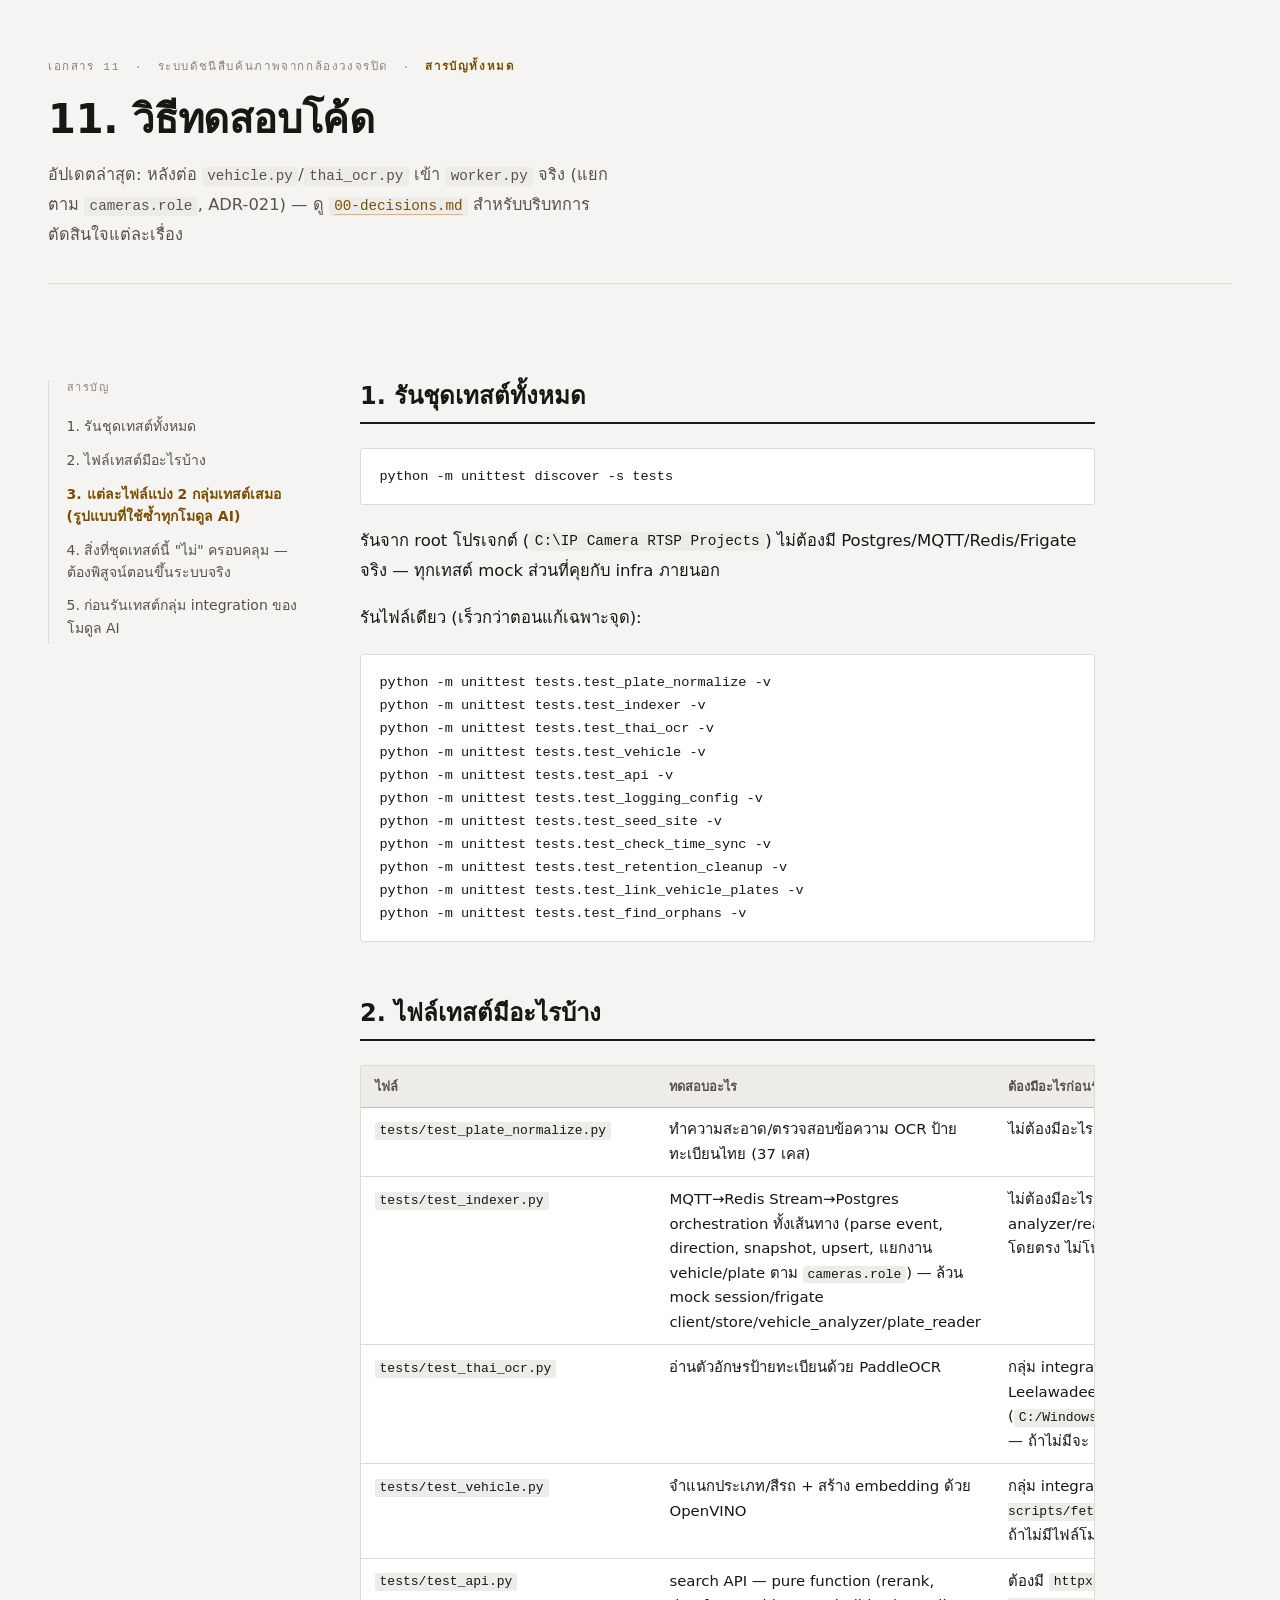
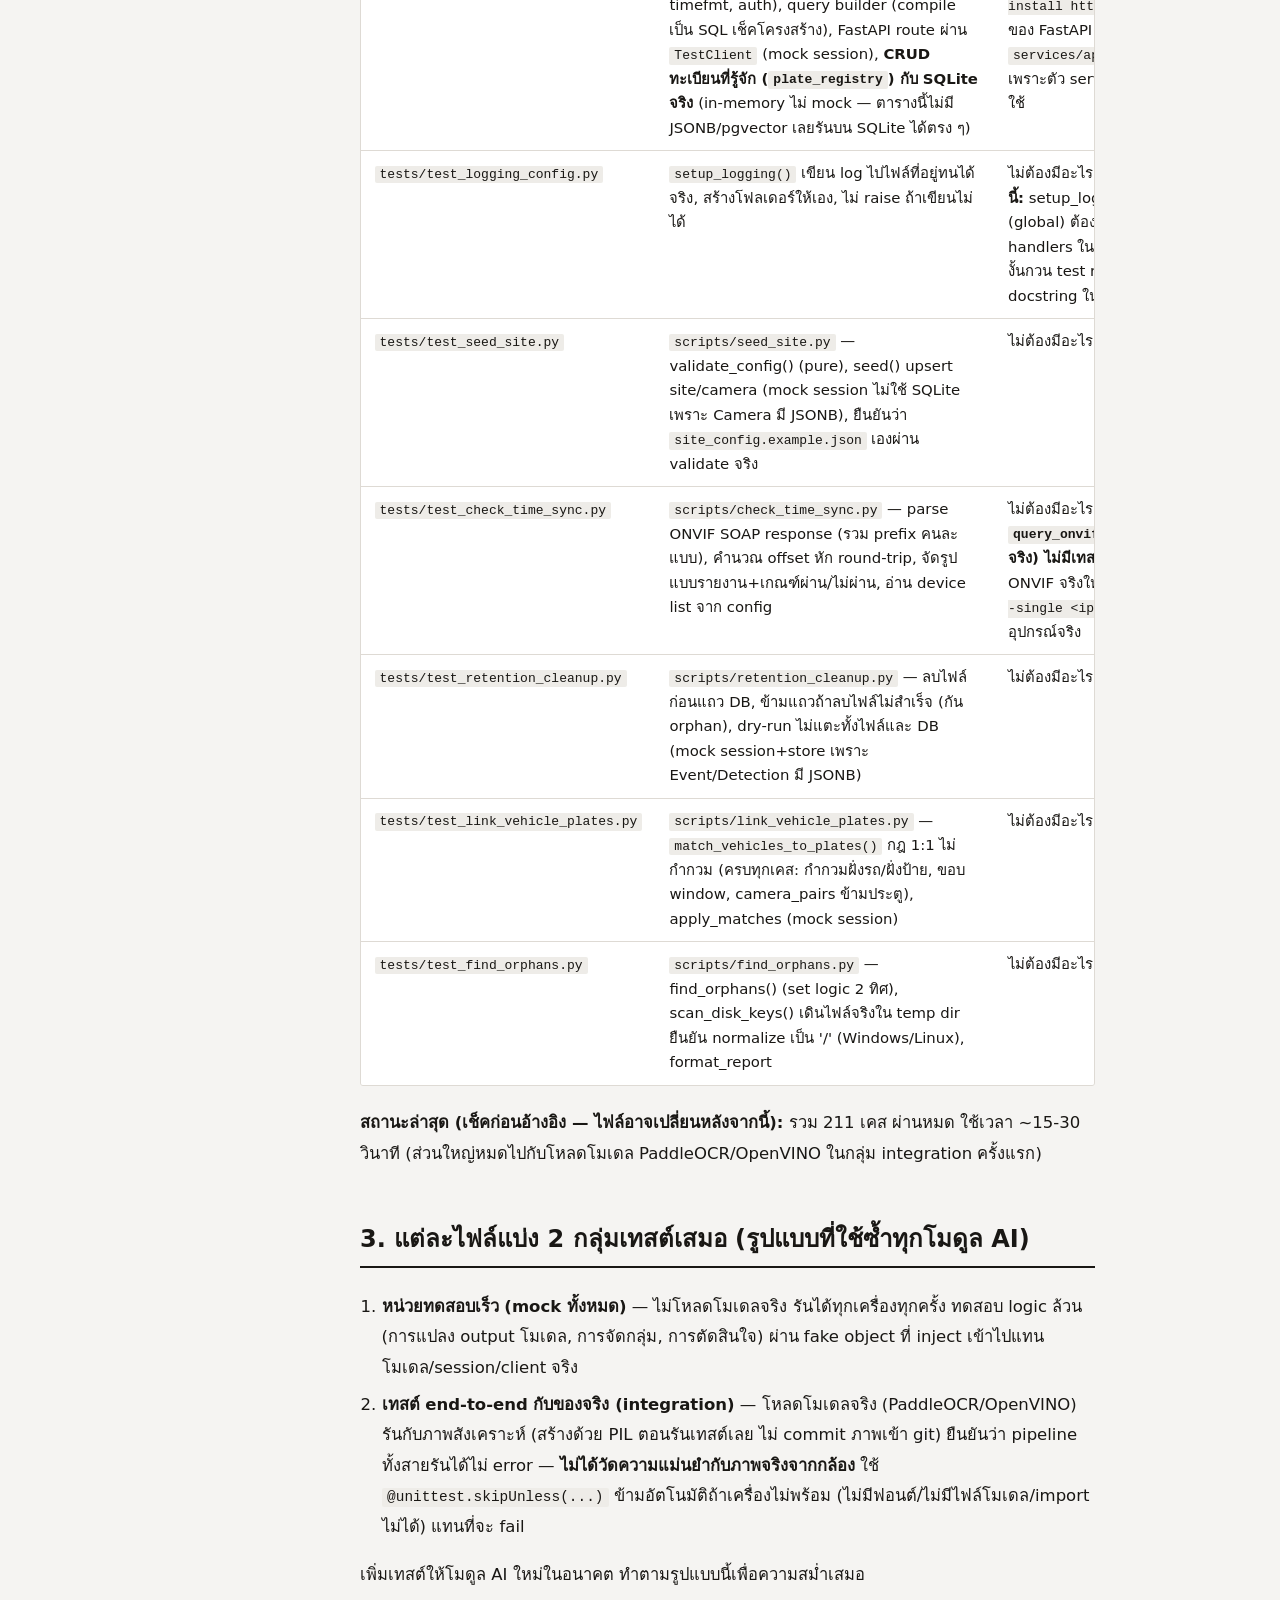
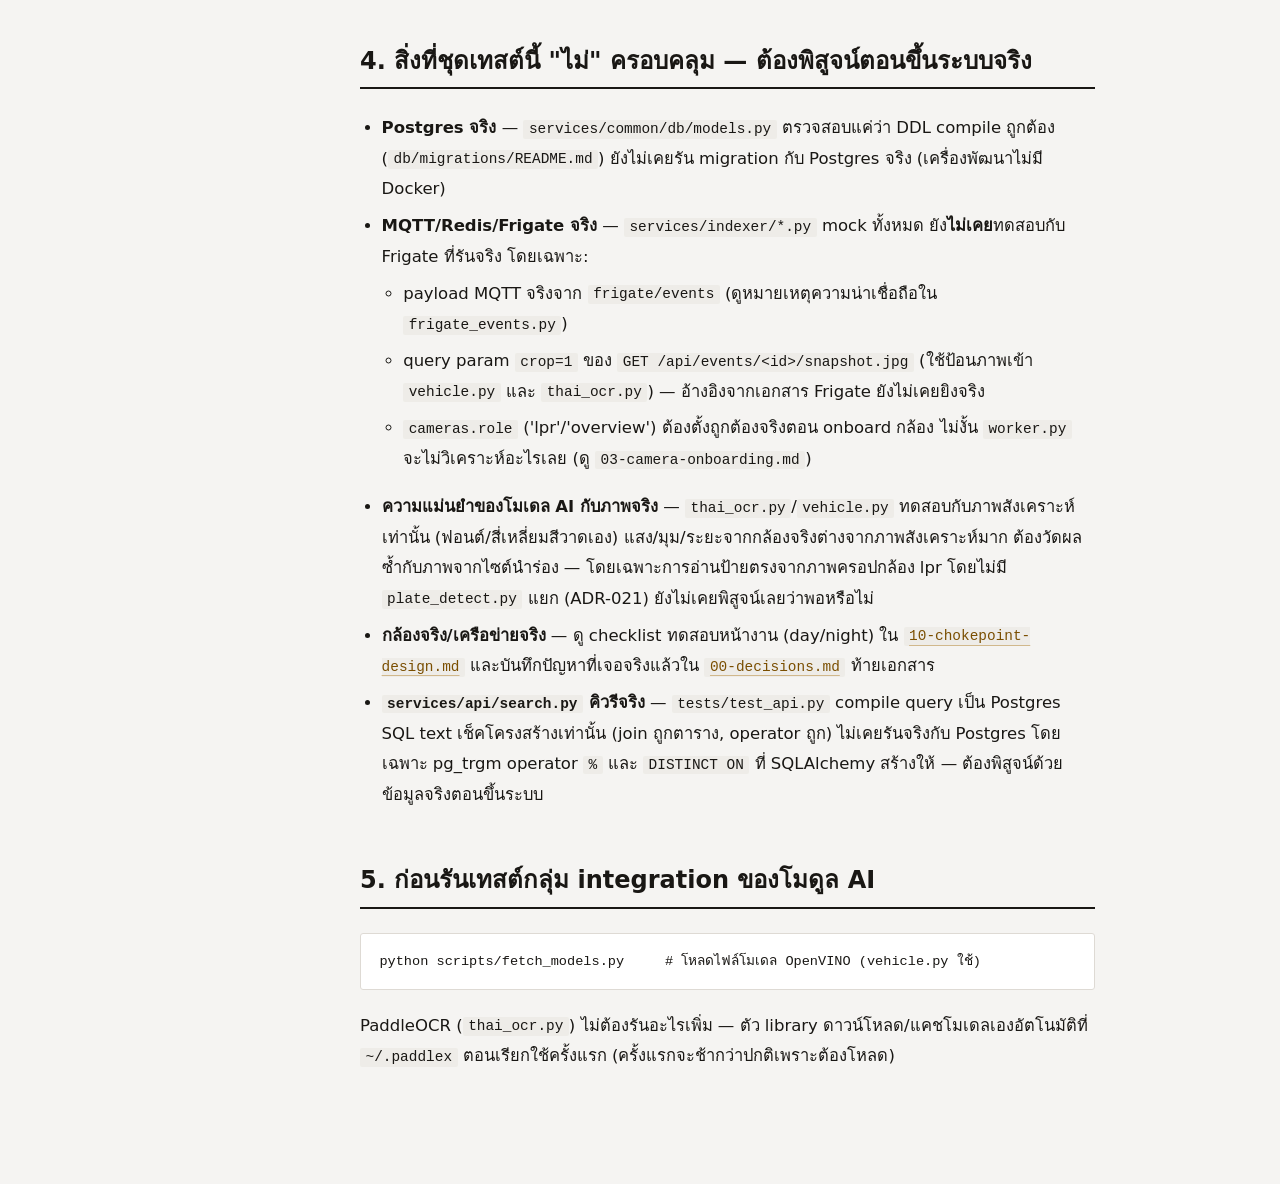
<file: docs/html/11-testing.html>
<!doctype html>
<html lang="th">
<head>
<meta charset="utf-8">
<meta name="viewport" content="width=device-width, initial-scale=1">
<title>11. วิธีทดสอบโค้ด — ระบบดัชนีสืบค้นภาพ</title>
<style>
:root {
  --ground:#F5F4F2; --surface:#FFFFFF; --surface-2:#EEECE8;
  --ink:#191714; --ink-2:#57524B; --ink-3:#8A837A;
  --rule:#DEDAD4; --rule-strong:#C4BEB5;
  --accent:#A66A00; --accent-ink:#7A4E00; --accent-wash:#F8F0DE;
  --pass:#216B45; --pass-wash:#E4F0E9; --fail:#A32219; --fail-wash:#F8E6E4;
  --shadow:0 1px 2px rgba(25,23,20,.05), 0 8px 24px -16px rgba(25,23,20,.28);
  --font-th:"Leelawadee UI","Noto Sans Thai","Thonburi","Sarabun","Segoe UI",Tahoma,system-ui,sans-serif;
  --font-mono:ui-monospace,"SF Mono","Cascadia Mono","Segoe UI Mono","Roboto Mono",Menlo,Consolas,monospace;
  --measure:70ch; --rail:16rem;
}
@media (prefers-color-scheme: dark) {
  :root {
    --ground:#141210; --surface:#1C1917; --surface-2:#24201C;
    --ink:#EFEAE2; --ink-2:#ADA49A; --ink-3:#7C736A;
    --rule:#332D27; --rule-strong:#4A423A;
    --accent:#E0A648; --accent-ink:#EFC077; --accent-wash:#2C2313;
    --pass:#5FBF8C; --pass-wash:#16301F; --fail:#E5796C; --fail-wash:#331A17;
    --shadow:0 1px 2px rgba(0,0,0,.4), 0 8px 24px -16px rgba(0,0,0,.7);
  }
}
:root[data-theme="dark"] {
  --ground:#141210; --surface:#1C1917; --surface-2:#24201C;
  --ink:#EFEAE2; --ink-2:#ADA49A; --ink-3:#7C736A;
  --rule:#332D27; --rule-strong:#4A423A;
  --accent:#E0A648; --accent-ink:#EFC077; --accent-wash:#2C2313;
  --pass:#5FBF8C; --pass-wash:#16301F; --fail:#E5796C; --fail-wash:#331A17;
  --shadow:0 1px 2px rgba(0,0,0,.4), 0 8px 24px -16px rgba(0,0,0,.7);
}
:root[data-theme="light"] {
  --ground:#F5F4F2; --surface:#FFFFFF; --surface-2:#EEECE8;
  --ink:#191714; --ink-2:#57524B; --ink-3:#8A837A;
  --rule:#DEDAD4; --rule-strong:#C4BEB5;
  --accent:#A66A00; --accent-ink:#7A4E00; --accent-wash:#F8F0DE;
  --pass:#216B45; --pass-wash:#E4F0E9; --fail:#A32219; --fail-wash:#F8E6E4;
  --shadow:0 1px 2px rgba(25,23,20,.05), 0 8px 24px -16px rgba(25,23,20,.28);
}

* { box-sizing:border-box; }
body {
  margin:0; background:var(--ground); color:var(--ink);
  font-family:var(--font-th); font-size:16.5px; line-height:1.85;
  -webkit-font-smoothing:antialiased; text-rendering:optimizeLegibility;
}
:where(a){ color:var(--accent-ink); text-decoration-color:color-mix(in srgb, var(--accent) 40%, transparent); text-underline-offset:.22em; }
:where(a):hover{ text-decoration-color:var(--accent); }
:where(a,button,input,summary):focus-visible{ outline:2px solid var(--accent); outline-offset:3px; border-radius:3px; }

.page{ display:grid; grid-template-columns:var(--rail) minmax(0,1fr); gap:3.5rem;
       max-width:78rem; margin:0 auto; padding:0 2rem 6rem; align-items:start; }
.main{ min-width:0; max-width:var(--measure); }
@media (max-width:60rem){ .page{ grid-template-columns:minmax(0,1fr); gap:0; padding:0 1.15rem 4rem; } .main{ max-width:none; } }

.masthead{ grid-column:1/-1; border-bottom:1px solid var(--rule);
           padding:3.5rem 0 2rem; margin-bottom:2.5rem; display:flex; flex-direction:column; gap:.9rem; }
.masthead__kicker{ font-family:var(--font-mono); font-size:.72rem; letter-spacing:.14em;
                   text-transform:uppercase; color:var(--ink-3); display:flex; flex-wrap:wrap; gap:.55rem .9rem; align-items:center; }
.masthead__kicker b{ color:var(--accent-ink); font-weight:600; }
.masthead__kicker a{ color:var(--ink-3); text-decoration:none; }
.masthead__kicker a:hover{ color:var(--accent-ink); }
.masthead h1{ margin:0; font-size:clamp(1.8rem,1.2rem + 2.2vw,2.5rem); line-height:1.35;
              font-weight:700; letter-spacing:-.005em; text-wrap:balance; }
.masthead__sub{ margin:0; max-width:56ch; color:var(--ink-2); font-size:1.02rem; }

.toc{ position:sticky; top:2rem; font-size:.875rem; line-height:1.6;
      border-left:1px solid var(--rule); padding-left:1.1rem; }
.toc__label{ font-family:var(--font-mono); font-size:.68rem; letter-spacing:.14em;
             text-transform:uppercase; color:var(--ink-3); margin-bottom:.85rem; }
.toc ol{ list-style:none; margin:0; padding:0; display:flex; flex-direction:column; gap:.1rem; }
.toc li{ margin:0; }
.toc a{ display:block; padding:.3rem 0; color:var(--ink-2); text-decoration:none; border-radius:2px; }
.toc a:hover{ color:var(--ink); }
.toc a.is-active{ color:var(--accent-ink); font-weight:600; }
@media (max-width:60rem){
  .toc{ position:static; border-left:0; border:1px solid var(--rule); border-radius:3px;
        background:var(--surface); padding:1rem 1.1rem; margin-bottom:2.5rem; }
  .toc ol{ columns:2; column-gap:1.5rem; }
  .toc li{ break-inside:avoid; }
}

h2{ margin:3.4rem 0 1.5rem; padding-bottom:.55rem; border-bottom:2px solid var(--ink);
    font-size:clamp(1.25rem,1.1rem + .7vw,1.5rem); line-height:1.4; font-weight:700;
    text-wrap:balance; scroll-margin-top:1.5rem; }
.main > h2:first-child{ margin-top:0; }
h3{ margin:2.6rem 0 .9rem; font-size:1.06rem; font-weight:700; line-height:1.5; scroll-margin-top:1.5rem; }
h4{ margin:1.9rem 0 .6rem; font-size:.95rem; font-weight:700; color:var(--ink-2); }
p{ margin:0 0 1rem; }
strong{ font-weight:700; }
ul,ol{ margin:0 0 1.1rem; padding-left:1.35rem; }
li{ margin-bottom:.4rem; }
li:last-child{ margin-bottom:0; }
li > ul, li > ol { margin-top:.4rem; }
hr{ border:0; border-top:1px solid var(--rule); margin:2.5rem 0; }

/* ★ ในต้นฉบับ = ระดับความสำคัญ */
.star{ color:var(--accent); font-size:.9em; }

blockquote{ margin:1.4rem 0; padding:.1rem 0 .1rem 1.1rem;
            border-left:3px solid var(--rule-strong); color:var(--ink-2); font-size:.96rem; }
blockquote strong{ color:var(--ink); }
blockquote > :last-child{ margin-bottom:0; }
/* blockquote ที่ขึ้นต้นด้วย ★ = คำเตือนสำคัญ */
blockquote.is-flag{ background:var(--surface); border:1px solid var(--rule);
                    border-left:4px solid var(--accent); border-radius:2px;
                    padding:1.05rem 1.25rem; box-shadow:var(--shadow); color:var(--ink); }

.tw{ overflow-x:auto; margin:1.4rem 0; border:1px solid var(--rule); border-radius:3px;
     background:var(--surface); -webkit-overflow-scrolling:touch; }
table{ border-collapse:collapse; width:100%; font-size:.93rem; line-height:1.65;
       font-variant-numeric:tabular-nums; }
thead th{ background:var(--surface-2); text-align:left; font-weight:700; font-size:.8rem;
          color:var(--ink-2); padding:.6rem .85rem; border-bottom:1px solid var(--rule-strong); white-space:nowrap; }
td{ padding:.62rem .85rem; border-bottom:1px solid var(--rule); vertical-align:top; text-align:left; }
tbody tr:last-child td{ border-bottom:0; }
td:empty{ min-width:4rem; }

code{ font-family:var(--font-mono); font-size:.875em; background:var(--surface-2);
      padding:.1em .38em; border-radius:2px; }
pre{ font-family:var(--font-mono); font-size:.85rem; line-height:1.7; background:var(--surface);
     border:1px solid var(--rule); border-radius:3px; padding:1rem 1.15rem; margin:1.3rem 0;
     overflow-x:auto; color:var(--ink); font-variant-numeric:tabular-nums; }
pre code{ background:none; padding:0; font-size:1em; white-space:pre; }

/* เช็กลิสต์ติ๊กได้ จำสถานะไว้ — ใช้ li.chk เพื่อรองรับรายการซ้อนชั้น */
ul:has(> li.chk){ list-style:none; margin:1.1rem 0 1.5rem; padding:0; }
li.chk > ul{ margin:.3rem 0 .5rem 1.8rem; }
li.chk{ margin:0; }
li.chk > label{ display:flex; gap:.7rem; align-items:flex-start; padding:.5rem .7rem;
                border-radius:3px; cursor:pointer; transition:background .12s ease; }
li.chk > label:hover{ background:var(--surface-2); }
li.chk input{ appearance:none; flex:0 0 auto; width:1.05rem; height:1.05rem; margin:.38rem 0 0;
              border:1.5px solid var(--rule-strong); border-radius:2px; background:var(--surface);
              cursor:pointer; position:relative; }
li.chk input:checked{ background:var(--pass); border-color:var(--pass); }
li.chk input:checked::after{ content:""; position:absolute; left:5px; top:1px; width:4px; height:9px;
                             border:solid var(--surface); border-width:0 2px 2px 0; transform:rotate(42deg); }
li.chk input:checked + span{ color:var(--ink-3); text-decoration:line-through; text-decoration-thickness:1px; }
li.chk > label > span{ flex:1; }
.checks-reset{ font-family:var(--font-mono); font-size:.72rem; letter-spacing:.06em; background:none;
               border:1px solid var(--rule); border-radius:2px; color:var(--ink-3);
               padding:.3rem .65rem; cursor:pointer; margin:.4rem 0 1.5rem; display:inline-block; }
.checks-reset:hover{ color:var(--ink); border-color:var(--rule-strong); }

/* หน้า index */
.cards{ list-style:none; padding:0; margin:0; display:grid; gap:.65rem; }
.cards li{ margin:0; }
.cards a{ display:flex; gap:1rem; align-items:baseline; text-decoration:none; color:inherit;
          background:var(--surface); border:1px solid var(--rule); border-radius:3px;
          padding:.9rem 1.1rem; transition:border-color .12s ease, transform .12s ease; }
.cards a:hover{ border-color:var(--accent); transform:translateX(2px); }
.cards .n{ font-family:var(--font-mono); font-size:.85rem; color:var(--ink-3); font-variant-numeric:tabular-nums; }
.cards .t{ font-weight:700; display:block; margin-bottom:.1rem; }
.cards .d{ color:var(--ink-2); font-size:.92rem; display:block; line-height:1.6; }
.cards .is-key .t{ color:var(--accent-ink); }
.cards a.is-key{ border-left:3px solid var(--accent); }

@media print{
  :root{ --ground:#fff; --surface:#fff; --surface-2:#f2f2f2; --ink:#000; --ink-2:#333; --ink-3:#666;
         --rule:#bbb; --rule-strong:#888; --accent:#000; --accent-ink:#000; --accent-wash:#f4f4f4; --shadow:none; }
  body{ font-size:10.5pt; line-height:1.65; }
  .toc,.checks-reset{ display:none; }
  .page{ display:block; max-width:none; padding:0; }
  h2,h3,h4{ page-break-after:avoid; }
  .tw,pre,blockquote{ page-break-inside:avoid; }
  a{ text-decoration:none; color:#000; }
}
@media (prefers-reduced-motion: reduce){ *{ animation:none !important; transition:none !important; scroll-behavior:auto !important; } }
html{ scroll-behavior:smooth; }
</style>
</head>
<body data-doc="11-testing">
<div class="page">
  <header class="masthead">
    <div class="masthead__kicker">
      <span>เอกสาร 11</span><span>·</span><span>ระบบดัชนีสืบค้นภาพจากกล้องวงจรปิด</span><span>·</span><a href="index.html"><b>สารบัญทั้งหมด</b></a>
    </div>
    <h1>11. วิธีทดสอบโค้ด</h1>
    <p class="masthead__sub">อัปเดตล่าสุด: หลังต่อ <code>vehicle.py</code>/<code>thai_ocr.py</code> เข้า <code>worker.py</code> จริง (แยกตาม <code>cameras.role</code>, ADR-021) — ดู <a href="00-decisions.html"><code>00-decisions.md</code></a> สำหรับบริบทการตัดสินใจแต่ละเรื่อง</p>
  </header>
  <nav class="toc" aria-label="สารบัญ">
    <div class="toc__label">สารบัญ</div>
    <ol>
      <li><a href="#1-รันชุดเทสต์ทั้งหมด">1. รันชุดเทสต์ทั้งหมด</a></li>
      <li><a href="#2-ไฟล์เทสต์มีอะไรบ้าง">2. ไฟล์เทสต์มีอะไรบ้าง</a></li>
      <li><a href="#3-แต่ละไฟล์แบ่ง-2-กลุ่มเทสต์เสมอ-รูปแบบที่ใช้ซ้ำทุกโมดูล-ai">3. แต่ละไฟล์แบ่ง 2 กลุ่มเทสต์เสมอ (รูปแบบที่ใช้ซ้ำทุกโมดูล AI)</a></li>
      <li><a href="#4-สิ่งที่ชุดเทสต์นี้-ไม่-ครอบคลุม-ต้องพิสูจน์ตอนขึ้นระบบจริง">4. สิ่งที่ชุดเทสต์นี้ &quot;ไม่&quot; ครอบคลุม — ต้องพิสูจน์ตอนขึ้นระบบจริง</a></li>
      <li><a href="#5-ก่อนรันเทสต์กลุ่ม-integration-ของโมดูล-ai">5. ก่อนรันเทสต์กลุ่ม integration ของโมดูล AI</a></li>
    </ol>
  </nav>
  <main class="main">
<h2 id="1-รันชุดเทสต์ทั้งหมด">1. รันชุดเทสต์ทั้งหมด</h2>
<pre><code class="language-bash">python -m unittest discover -s tests
</code></pre>
<p>รันจาก root โปรเจกต์ (<code>C:\IP Camera RTSP Projects</code>) ไม่ต้องมี Postgres/MQTT/Redis/Frigate จริง — ทุกเทสต์ mock ส่วนที่คุยกับ infra ภายนอก</p>
<p>รันไฟล์เดียว (เร็วกว่าตอนแก้เฉพาะจุด):</p>
<pre><code class="language-bash">python -m unittest tests.test_plate_normalize -v
python -m unittest tests.test_indexer -v
python -m unittest tests.test_thai_ocr -v
python -m unittest tests.test_vehicle -v
python -m unittest tests.test_api -v
python -m unittest tests.test_logging_config -v
python -m unittest tests.test_seed_site -v
python -m unittest tests.test_check_time_sync -v
python -m unittest tests.test_retention_cleanup -v
python -m unittest tests.test_link_vehicle_plates -v
python -m unittest tests.test_find_orphans -v
</code></pre>
<h2 id="2-ไฟล์เทสต์มีอะไรบ้าง">2. ไฟล์เทสต์มีอะไรบ้าง</h2>
<div class="tw"><table>
<thead>
<tr>
<th>ไฟล์</th>
<th>ทดสอบอะไร</th>
<th>ต้องมีอะไรก่อนรัน</th>
</tr>
</thead>
<tbody>
<tr>
<td><code>tests/test_plate_normalize.py</code></td>
<td>ทำความสะอาด/ตรวจสอบข้อความ OCR ป้ายทะเบียนไทย (37 เคส)</td>
<td>ไม่ต้องมีอะไรเพิ่ม</td>
</tr>
<tr>
<td><code>tests/test_indexer.py</code></td>
<td>MQTT→Redis Stream→Postgres orchestration ทั้งเส้นทาง (parse event, direction, snapshot, upsert, แยกงาน vehicle/plate ตาม <code>cameras.role</code>) — ล้วน mock session/frigate client/store/vehicle_analyzer/plate_reader</td>
<td>ไม่ต้องมีอะไรเพิ่ม (inject fake analyzer/reader เข้า <code>EventWorker</code> โดยตรง ไม่โหลดโมเดลจริงเลย)</td>
</tr>
<tr>
<td><code>tests/test_thai_ocr.py</code></td>
<td>อ่านตัวอักษรป้ายทะเบียนด้วย PaddleOCR</td>
<td>กลุ่ม integration ต้องมีฟอนต์ Leelawadee (<code>C:/Windows/Fonts/leelawad.ttf</code>) — ถ้าไม่มีจะ skip อัตโนมัติ</td>
</tr>
<tr>
<td><code>tests/test_vehicle.py</code></td>
<td>จำแนกประเภท/สีรถ + สร้าง embedding ด้วย OpenVINO</td>
<td>กลุ่ม integration ต้องรัน <code>python scripts/fetch_models.py</code> ก่อน — ถ้าไม่มีไฟล์โมเดลจะ skip อัตโนมัติ</td>
</tr>
<tr>
<td><code>tests/test_api.py</code></td>
<td>search API — pure function (rerank, timefmt, auth), query builder (compile เป็น SQL เช็คโครงสร้าง), FastAPI route ผ่าน <code>TestClient</code> (mock session), <strong>CRUD ทะเบียนที่รู้จัก (<code>plate_registry</code>) กับ SQLite จริง</strong> (in-memory ไม่ mock — ตารางนี้ไม่มี JSONB/pgvector เลยรันบน SQLite ได้ตรง ๆ)</td>
<td>ต้องมี <code>httpx</code> ติดตั้งด้วย (<code>pip install httpx</code>) — <code>TestClient</code> ของ FastAPI ต้องการ ไม่ได้อยู่ใน <code>services/api/requirements.txt</code> เพราะตัว service จริงตอนรันไม่ต้องใช้</td>
</tr>
<tr>
<td><code>tests/test_logging_config.py</code></td>
<td><code>setup_logging()</code> เขียน log ไปไฟล์ที่อยู่ทนได้จริง, สร้างโฟลเดอร์ให้เอง, ไม่ raise ถ้าเขียนไม่ได้</td>
<td>ไม่ต้องมีอะไรเพิ่ม — <strong>ระวังถ้าจะแก้ไฟล์นี้:</strong> setup_logging() แก้ root logger (global) ต้อง snapshot/restore handlers ใน setUp/tearDown ไม่งั้นกวน test module อื่น (ดู docstring ในไฟล์เทสต์)</td>
</tr>
<tr>
<td><code>tests/test_seed_site.py</code></td>
<td><code>scripts/seed_site.py</code> — validate_config() (pure), seed() upsert site/camera (mock session ไม่ใช้ SQLite เพราะ Camera มี JSONB), ยืนยันว่า <code>site_config.example.json</code> เองผ่าน validate จริง</td>
<td>ไม่ต้องมีอะไรเพิ่ม</td>
</tr>
<tr>
<td><code>tests/test_check_time_sync.py</code></td>
<td><code>scripts/check_time_sync.py</code> — parse ONVIF SOAP response (รวม prefix คนละแบบ), คำนวณ offset หัก round-trip, จัดรูปแบบรายงาน+เกณฑ์ผ่าน/ไม่ผ่าน, อ่าน device list จาก config</td>
<td>ไม่ต้องมีอะไรเพิ่ม — <strong><code>query_onvif_time()</code> (ยิง HTTP จริง) ไม่มีเทสต์เลย</strong> ไม่มีอุปกรณ์ ONVIF จริงให้ทดสอบตอนเขียน ใช้ <code>--single &lt;ip&gt;</code> ทดสอบเองตอนมีอุปกรณ์จริง</td>
</tr>
<tr>
<td><code>tests/test_retention_cleanup.py</code></td>
<td><code>scripts/retention_cleanup.py</code> — ลบไฟล์ก่อนแถว DB, ข้ามแถวถ้าลบไฟล์ไม่สำเร็จ (กัน orphan), dry-run ไม่แตะทั้งไฟล์และ DB (mock session+store เพราะ Event/Detection มี JSONB)</td>
<td>ไม่ต้องมีอะไรเพิ่ม</td>
</tr>
<tr>
<td><code>tests/test_link_vehicle_plates.py</code></td>
<td><code>scripts/link_vehicle_plates.py</code> — <code>match_vehicles_to_plates()</code> กฎ 1:1 ไม่กำกวม (ครบทุกเคส: กำกวมฝั่งรถ/ฝั่งป้าย, ขอบ window, camera_pairs ข้ามประตู), apply_matches (mock session)</td>
<td>ไม่ต้องมีอะไรเพิ่ม</td>
</tr>
<tr>
<td><code>tests/test_find_orphans.py</code></td>
<td><code>scripts/find_orphans.py</code> — find_orphans() (set logic 2 ทิศ), scan_disk_keys() เดินไฟล์จริงใน temp dir ยืนยัน normalize เป็น '/' (Windows/Linux), format_report</td>
<td>ไม่ต้องมีอะไรเพิ่ม</td>
</tr>
</tbody>
</table></div>
<p><strong>สถานะล่าสุด (เช็คก่อนอ้างอิง — ไฟล์อาจเปลี่ยนหลังจากนี้):</strong> รวม 211 เคส ผ่านหมด ใช้เวลา ~15-30 วินาที (ส่วนใหญ่หมดไปกับโหลดโมเดล PaddleOCR/OpenVINO ในกลุ่ม integration ครั้งแรก)</p>
<h2 id="3-แต่ละไฟล์แบ่ง-2-กลุ่มเทสต์เสมอ-รูปแบบที่ใช้ซ้ำทุกโมดูล-ai">3. แต่ละไฟล์แบ่ง 2 กลุ่มเทสต์เสมอ (รูปแบบที่ใช้ซ้ำทุกโมดูล AI)</h2>
<ol>
<li><strong>หน่วยทดสอบเร็ว (mock ทั้งหมด)</strong> — ไม่โหลดโมเดลจริง รันได้ทุกเครื่องทุกครั้ง ทดสอบ logic ล้วน (การแปลง output โมเดล, การจัดกลุ่ม, การตัดสินใจ) ผ่าน fake object ที่ inject เข้าไปแทนโมเดล/session/client จริง</li>
<li><strong>เทสต์ end-to-end กับของจริง (integration)</strong> — โหลดโมเดลจริง (PaddleOCR/OpenVINO) รันกับภาพสังเคราะห์ (สร้างด้วย PIL ตอนรันเทสต์เลย ไม่ commit ภาพเข้า git) ยืนยันว่า pipeline ทั้งสายรันได้ไม่ error — <strong>ไม่ได้วัดความแม่นยำกับภาพจริงจากกล้อง</strong> ใช้ <code>@unittest.skipUnless(...)</code> ข้ามอัตโนมัติถ้าเครื่องไม่พร้อม (ไม่มีฟอนต์/ไม่มีไฟล์โมเดล/import ไม่ได้) แทนที่จะ fail</li>
</ol>
<p>เพิ่มเทสต์ให้โมดูล AI ใหม่ในอนาคต ทำตามรูปแบบนี้เพื่อความสม่ำเสมอ</p>
<h2 id="4-สิ่งที่ชุดเทสต์นี้-ไม่-ครอบคลุม-ต้องพิสูจน์ตอนขึ้นระบบจริง">4. สิ่งที่ชุดเทสต์นี้ &quot;ไม่&quot; ครอบคลุม — ต้องพิสูจน์ตอนขึ้นระบบจริง</h2>
<ul>
<li><strong>Postgres จริง</strong> — <code>services/common/db/models.py</code> ตรวจสอบแค่ว่า DDL compile ถูกต้อง (<code>db/migrations/README.md</code>) ยังไม่เคยรัน migration กับ Postgres จริง (เครื่องพัฒนาไม่มี Docker)</li>
<li><strong>MQTT/Redis/Frigate จริง</strong> — <code>services/indexer/*.py</code> mock ทั้งหมด ยัง<strong>ไม่เคย</strong>ทดสอบกับ Frigate ที่รันจริง โดยเฉพาะ:
<ul>
<li>payload MQTT จริงจาก <code>frigate/events</code> (ดูหมายเหตุความน่าเชื่อถือใน <code>frigate_events.py</code>)</li>
<li>query param <code>crop=1</code> ของ <code>GET /api/events/&lt;id&gt;/snapshot.jpg</code> (ใช้ป้อนภาพเข้า <code>vehicle.py</code> และ <code>thai_ocr.py</code>) — อ้างอิงจากเอกสาร Frigate ยังไม่เคยยิงจริง</li>
<li><code>cameras.role</code> ('lpr'/'overview') ต้องตั้งถูกต้องจริงตอน onboard กล้อง ไม่งั้น <code>worker.py</code> จะไม่วิเคราะห์อะไรเลย (ดู <code>03-camera-onboarding.md</code>)</li>
</ul>
</li>
<li><strong>ความแม่นยำของโมเดล AI กับภาพจริง</strong> — <code>thai_ocr.py</code>/<code>vehicle.py</code> ทดสอบกับภาพสังเคราะห์เท่านั้น (ฟอนต์/สี่เหลี่ยมสีวาดเอง) แสง/มุม/ระยะจากกล้องจริงต่างจากภาพสังเคราะห์มาก ต้องวัดผลซ้ำกับภาพจากไซต์นำร่อง — โดยเฉพาะการอ่านป้ายตรงจากภาพครอปกล้อง lpr โดยไม่มี <code>plate_detect.py</code> แยก (ADR-021) ยังไม่เคยพิสูจน์เลยว่าพอหรือไม่</li>
<li><strong>กล้องจริง/เครือข่ายจริง</strong> — ดู checklist ทดสอบหน้างาน (day/night) ใน <a href="10-chokepoint-design.html"><code>10-chokepoint-design.md</code></a> และบันทึกปัญหาที่เจอจริงแล้วใน <a href="00-decisions.html"><code>00-decisions.md</code></a> ท้ายเอกสาร</li>
<li><strong><code>services/api/search.py</code> คิวรีจริง</strong> — <code>tests/test_api.py</code> compile query เป็น Postgres SQL text เช็คโครงสร้างเท่านั้น (join ถูกตาราง, operator ถูก) ไม่เคยรันจริงกับ Postgres โดยเฉพาะ pg_trgm operator <code>%</code> และ <code>DISTINCT ON</code> ที่ SQLAlchemy สร้างให้ — ต้องพิสูจน์ด้วยข้อมูลจริงตอนขึ้นระบบ</li>
</ul>
<h2 id="5-ก่อนรันเทสต์กลุ่ม-integration-ของโมดูล-ai">5. ก่อนรันเทสต์กลุ่ม integration ของโมดูล AI</h2>
<pre><code class="language-bash">python scripts/fetch_models.py     # โหลดไฟล์โมเดล OpenVINO (vehicle.py ใช้)
</code></pre>
<p>PaddleOCR (<code>thai_ocr.py</code>) ไม่ต้องรันอะไรเพิ่ม — ตัว library ดาวน์โหลด/แคชโมเดลเองอัตโนมัติที่ <code>~/.paddlex</code> ตอนเรียกใช้ครั้งแรก (ครั้งแรกจะช้ากว่าปกติเพราะต้องโหลด)</p>

  </main>
</div>
<script>
(function () {
  "use strict";
  var KEY = "docs-checks-" + (document.body.getAttribute("data-doc") || "x");
  var boxes = Array.prototype.slice.call(document.querySelectorAll("li.chk input"));
  var saved = {};
  try { saved = JSON.parse(localStorage.getItem(KEY)) || {}; } catch (e) { saved = {}; }
  boxes.forEach(function (box, i) {
    if (saved[i]) box.checked = true;
    box.addEventListener("change", function () {
      saved[i] = box.checked;
      try { localStorage.setItem(KEY, JSON.stringify(saved)); } catch (e) {}
    });
  });
  var reset = document.querySelector(".checks-reset");
  if (reset) reset.addEventListener("click", function () {
    boxes.forEach(function (b) { b.checked = false; });
    saved = {};
    try { localStorage.removeItem(KEY); } catch (e) {}
  });

  var links = {};
  Array.prototype.forEach.call(document.querySelectorAll(".toc a"), function (a) {
    links[a.getAttribute("href").slice(1)] = a;
  });
  var heads = document.querySelectorAll(".main h2");
  if (!heads.length || !window.IntersectionObserver) return;
  var io = new IntersectionObserver(function (entries) {
    entries.forEach(function (e) {
      var link = links[e.target.id];
      if (!link || !e.isIntersecting) return;
      Object.keys(links).forEach(function (k) { links[k].classList.remove("is-active"); });
      link.classList.add("is-active");
    });
  }, { rootMargin: "-8% 0px -80% 0px" });
  Array.prototype.forEach.call(heads, function (h) { io.observe(h); });
})();
</script>
</body>
</html>
</file>
